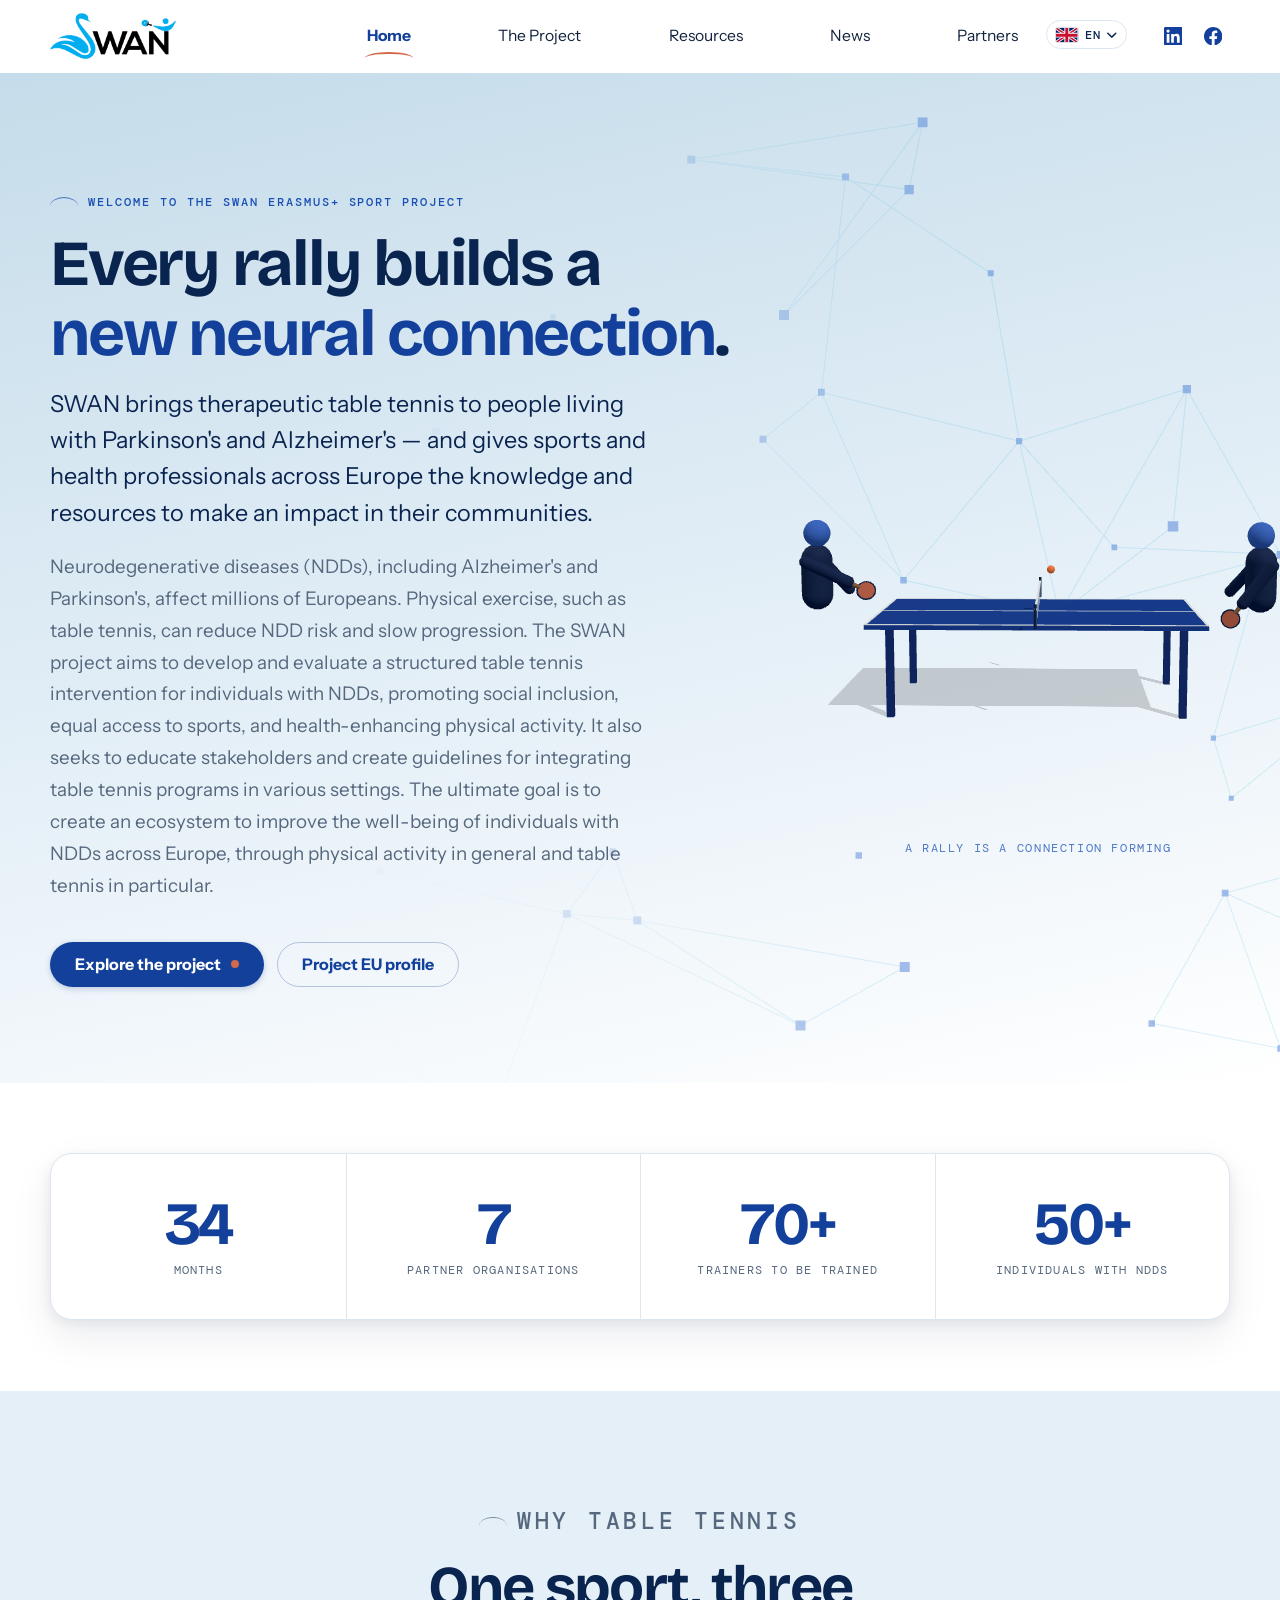
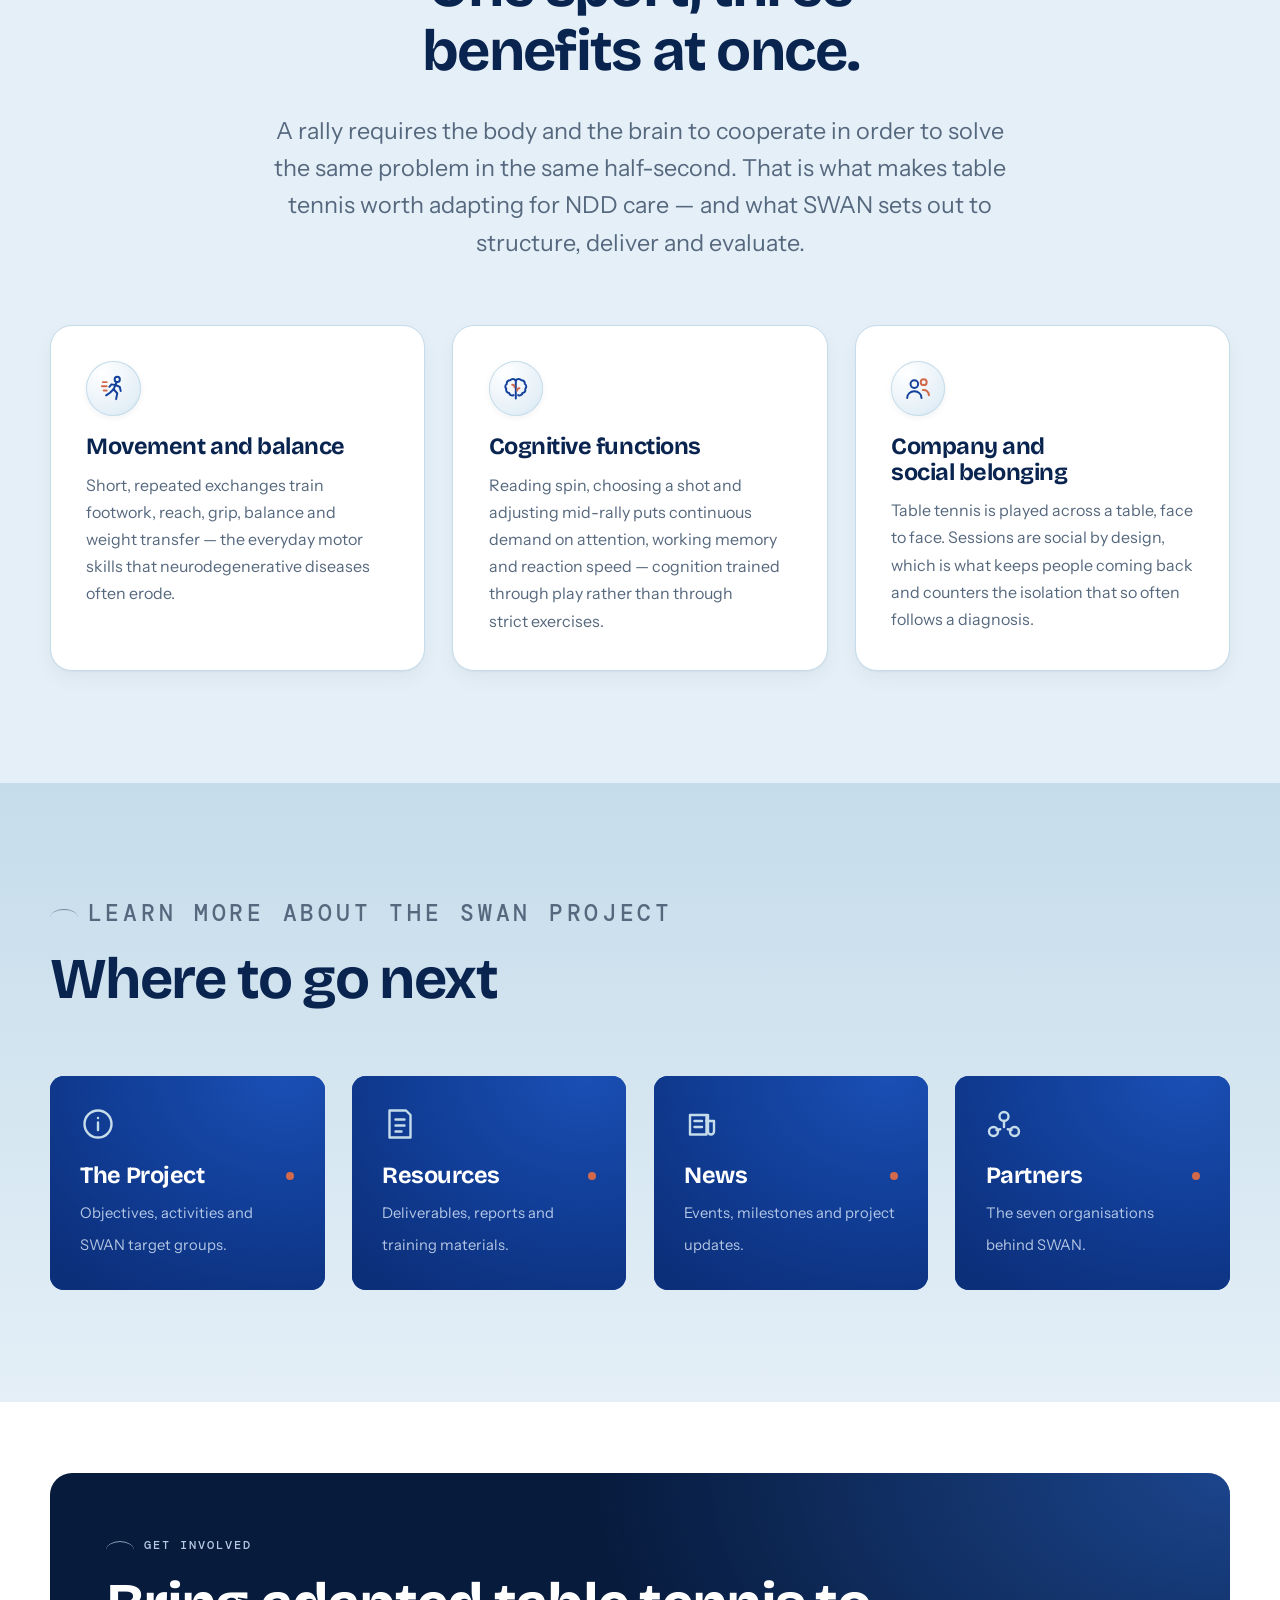
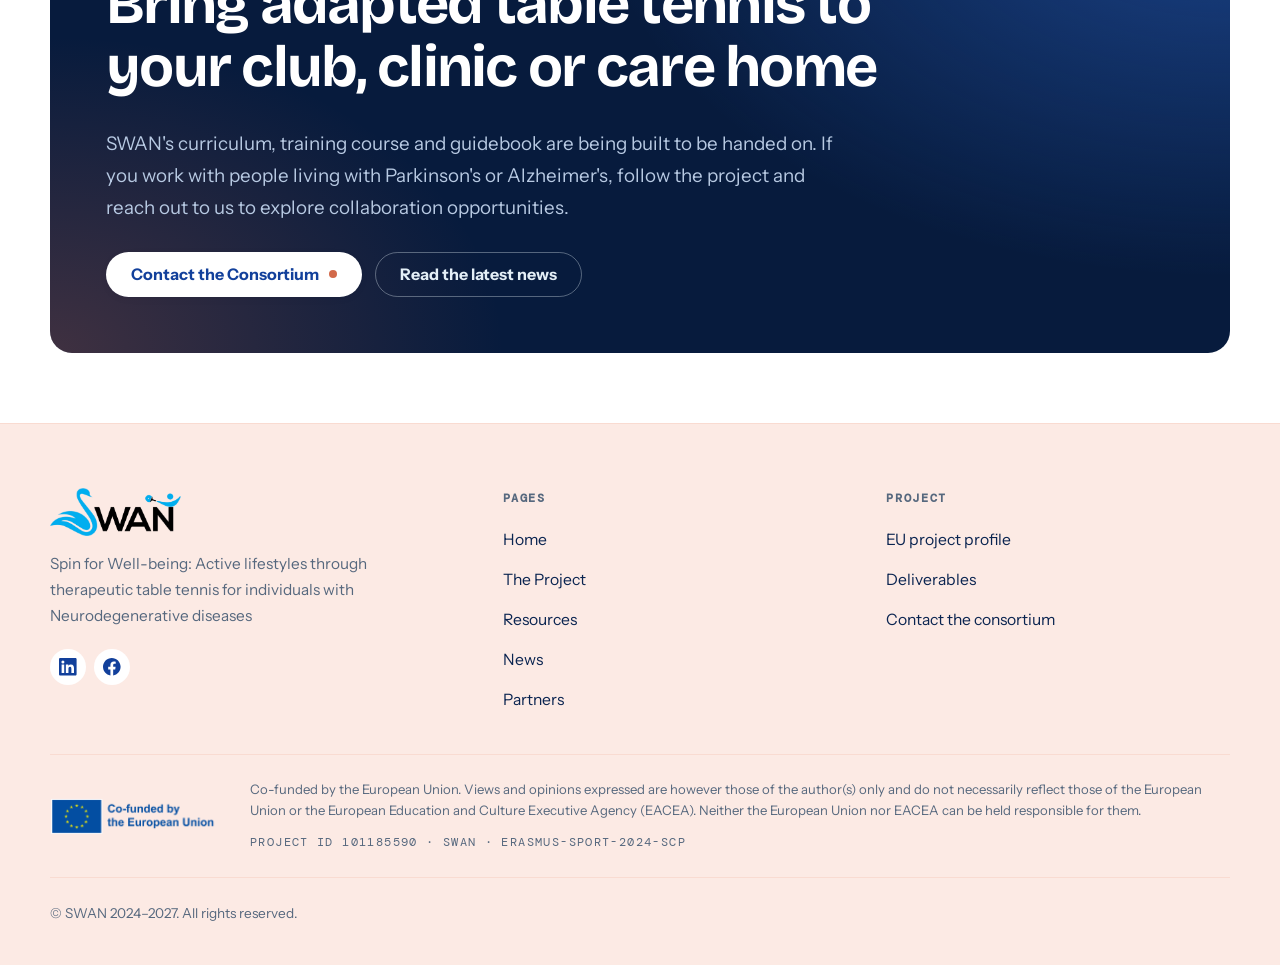
<file: index.html>
<!DOCTYPE html>
<html lang="en">
<head>
<meta charset="utf-8">
<meta name="viewport" content="width=device-width, initial-scale=1">
<title>SWAN — Therapeutic table tennis for people with neurodegenerative diseases</title>
<meta name="description" content="SWAN is a 34-month Erasmus+ Sport project bringing therapeutic table tennis to people living with Parkinson's and Alzheimer's, and training the coaches, carers and clubs who deliver it across Europe.">
<link rel="icon" href="assets/img/swan-mark.svg" type="image/svg+xml">
<link rel="preload" href="assets/fonts/BricolageGrotesque-Bold.woff2" as="font" type="font/woff2" crossorigin>
<link rel="preload" href="assets/fonts/InstrumentSans-Regular.woff2" as="font" type="font/woff2" crossorigin>
<link rel="stylesheet" href="assets/css/style.css">
</head>
<body>

<div class="progress" aria-hidden="true"></div>
<a class="skip-link" href="#main">Skip to content</a>

<!-- Flag sprite for the language switcher in the header. Kept here so the
     header markup stays readable; each flag is referenced once by <use>. -->
<svg class="flag-sprite" aria-hidden="true" focusable="false" width="0" height="0">
  <defs>
    <clipPath id="flag-clip"><rect width="24" height="16"/></clipPath>

    <symbol id="flag-en" viewBox="0 0 24 16">
      <g clip-path="url(#flag-clip)">
        <rect width="24" height="16" fill="#012169"/>
        <path d="M0 0 24 16M24 0 0 16" stroke="#fff" stroke-width="3.6"/>
        <path d="M0 0 24 16M24 0 0 16" stroke="#C8102E" stroke-width="1.8"/>
        <path d="M12 0v16M0 8h24" stroke="#fff" stroke-width="5.4"/>
        <path d="M12 0v16M0 8h24" stroke="#C8102E" stroke-width="3.2"/>
      </g>
    </symbol>

    <symbol id="flag-el" viewBox="0 0 24 16">
      <rect width="24" height="16" fill="#0D5EAF"/>
      <g fill="#fff">
        <rect y="1.78" width="24" height="1.78"/>
        <rect y="5.33" width="24" height="1.78"/>
        <rect y="8.89" width="24" height="1.78"/>
        <rect y="12.44" width="24" height="1.78"/>
      </g>
      <rect width="8.89" height="8.89" fill="#0D5EAF"/>
      <path d="M3.56 0v8.89M0 3.56h8.89" stroke="#fff" stroke-width="1.78"/>
    </symbol>

    <symbol id="flag-sl" viewBox="0 0 24 16">
      <rect width="24" height="16" fill="#fff"/>
      <rect y="5.33" width="24" height="5.34" fill="#0000C8"/>
      <rect y="10.67" width="24" height="5.33" fill="#D50000"/>
      <path d="M3.9 2.5h5.4v4.1c0 2-2.7 3.1-2.7 3.1s-2.7-1.1-2.7-3.1z" fill="#0000C8" stroke="#D50000" stroke-width=".6"/>
      <path d="M4.9 6.7 6.6 4.1l1.7 2.6z" fill="#fff"/>
      <path d="M4.6 7.4h4v.7h-4z" fill="#fff"/>
    </symbol>

    <symbol id="flag-bg" viewBox="0 0 24 16">
      <rect width="24" height="16" fill="#fff"/>
      <rect y="5.33" width="24" height="5.34" fill="#00966E"/>
      <rect y="10.67" width="24" height="5.33" fill="#D62612"/>
    </symbol>

    <symbol id="flag-fr" viewBox="0 0 24 16">
      <rect width="24" height="16" fill="#fff"/>
      <rect width="8" height="16" fill="#002395"/>
      <rect x="16" width="8" height="16" fill="#ED2939"/>
    </symbol>

    <symbol id="flag-de" viewBox="0 0 24 16">
      <rect width="24" height="16" fill="#000"/>
      <rect y="5.33" width="24" height="5.34" fill="#DD0000"/>
      <rect y="10.67" width="24" height="5.33" fill="#FFCE00"/>
    </symbol>

    <symbol id="flag-es" viewBox="0 0 24 16">
      <rect width="24" height="16" fill="#AA151B"/>
      <rect y="4" width="24" height="8" fill="#F1BF00"/>
    </symbol>
  </defs>
</svg>


<header class="site-header">
  <nav class="container nav" aria-label="Main">
    <a class="brand" href="index.html">
      <img class="brand__logo" src="assets/img/swan-logo.png" alt="SWAN" width="787" height="289">
      <span class="visually-hidden">SWAN — Erasmus+ Sport Project</span>
    </a>

    <button class="nav__toggle" type="button" aria-expanded="false" aria-controls="nav-panel" aria-label="Menu">
      <span></span>
    </button>

    <div class="nav__panel" id="nav-panel">
      <ul class="nav__menu">
        <li><a class="nav__link" href="index.html" aria-current="page">Home</a></li>
        <li><a class="nav__link" href="project.html">The Project</a></li>
        <li><a class="nav__link" href="resources.html">Resources</a></li>
        <li><a class="nav__link" href="news.html">News</a></li>
        <li><a class="nav__link" href="partners.html">Partners</a></li>
      </ul>
      <!-- Language switcher. Only English exists so far, so the other six are
           marked unavailable rather than pointing at pages that are not there.
           To enable one, change its wrapper from
             <span class="lang__item lang__item--soon" aria-disabled="true">
           to
             <a class="lang__item" href="el/index.html" hreflang="el">
           and delete its <em>soon</em>. See the README for the full steps. -->
      <div class="lang">
        <button class="lang__toggle" type="button" aria-expanded="false" aria-controls="lang-menu">
          <svg class="flag" viewBox="0 0 24 16" aria-hidden="true"><use href="#flag-en"/></svg>
          <span class="lang__code">EN</span>
          <svg class="lang__chev" viewBox="0 0 12 8" aria-hidden="true"><path d="M1 1.6 6 6.4 11 1.6"/></svg>
          <span class="visually-hidden">Change language, English selected</span>
        </button>
        <ul class="lang__menu" id="lang-menu" hidden>
          <li>
            <span class="lang__item lang__item--current" lang="en" aria-current="true">
              <svg class="flag" viewBox="0 0 24 16" aria-hidden="true"><use href="#flag-en"/></svg>
              <span>English</span>
            </span>
          </li>
          <li>
            <span class="lang__item lang__item--soon" aria-disabled="true">
              <svg class="flag" viewBox="0 0 24 16" aria-hidden="true"><use href="#flag-el"/></svg>
              <span lang="el">Ελληνικά</span>
              <em>soon</em>
            </span>
          </li>
          <li>
            <span class="lang__item lang__item--soon" aria-disabled="true">
              <svg class="flag" viewBox="0 0 24 16" aria-hidden="true"><use href="#flag-sl"/></svg>
              <span lang="sl">Slovenščina</span>
              <em>soon</em>
            </span>
          </li>
          <li>
            <span class="lang__item lang__item--soon" aria-disabled="true">
              <svg class="flag" viewBox="0 0 24 16" aria-hidden="true"><use href="#flag-bg"/></svg>
              <span lang="bg">Български</span>
              <em>soon</em>
            </span>
          </li>
          <li>
            <span class="lang__item lang__item--soon" aria-disabled="true">
              <svg class="flag" viewBox="0 0 24 16" aria-hidden="true"><use href="#flag-fr"/></svg>
              <span lang="fr">Français</span>
              <em>soon</em>
            </span>
          </li>
          <li>
            <span class="lang__item lang__item--soon" aria-disabled="true">
              <svg class="flag" viewBox="0 0 24 16" aria-hidden="true"><use href="#flag-de"/></svg>
              <span lang="de">Deutsch</span>
              <em>soon</em>
            </span>
          </li>
          <li>
            <span class="lang__item lang__item--soon" aria-disabled="true">
              <svg class="flag" viewBox="0 0 24 16" aria-hidden="true"><use href="#flag-es"/></svg>
              <span lang="es">Español</span>
              <em>soon</em>
            </span>
          </li>
        </ul>
      </div>
      <div class="nav__social">
        <a href="https://www.linkedin.com/company/swan-erasmus" target="_blank" rel="noopener" aria-label="SWAN on LinkedIn">
          <svg viewBox="0 0 24 24" aria-hidden="true"><path d="M20.45 20.45h-3.56v-5.57c0-1.33-.02-3.04-1.85-3.04-1.85 0-2.14 1.45-2.14 2.94v5.67H9.35V9h3.42v1.56h.05a3.75 3.75 0 0 1 3.37-1.85c3.6 0 4.27 2.37 4.27 5.46v6.28zM5.34 7.43a2.07 2.07 0 1 1 0-4.14 2.07 2.07 0 0 1 0 4.14zM7.12 20.45H3.55V9h3.57v11.45zM22.22 0H1.77C.79 0 0 .77 0 1.72v20.55C0 23.23.79 24 1.77 24h20.45c.98 0 1.78-.77 1.78-1.73V1.72C24 .77 23.2 0 22.22 0z"/></svg>
        </a>
        <a href="https://www.facebook.com/swanerasmus" target="_blank" rel="noopener" aria-label="SWAN on Facebook">
          <svg viewBox="0 0 24 24" aria-hidden="true"><path d="M24 12.07C24 5.4 18.63 0 12 0S0 5.4 0 12.07C0 18.1 4.39 23.1 10.13 24v-8.44H7.08v-3.49h3.05V9.41c0-3.02 1.79-4.69 4.53-4.69 1.31 0 2.68.24 2.68.24v2.97h-1.51c-1.49 0-1.96.93-1.96 1.89v2.25h3.33l-.53 3.49h-2.8V24C19.61 23.1 24 18.1 24 12.07z"/></svg>
        </a>
      </div>
    </div>

    <div class="nav__scrim" aria-hidden="true"></div>
  </nav>
</header>

<main id="main">

  <!-- ================= HERO ================= -->
  <section class="hero">
    <div class="hero__depth" aria-hidden="true"></div>
    <div class="container hero__grid">
      <div class="hero__copy reveal">
        <p class="eyebrow">Welcome to the SWAN Erasmus+ Sport Project</p>
        <h1 class="hero__title">Every rally builds a <em>new neural connection</em>.</h1>
        <p class="hero__lede">
          SWAN brings therapeutic table tennis to people living with Parkinson's and
          Alzheimer's — and gives sports and health professionals across Europe the
          knowledge and resources to make an impact in their communities.
        </p>
        <p class="hero__body">
          Neurodegenerative diseases (NDDs), including Alzheimer's and Parkinson's,
          affect millions of Europeans. Physical exercise, such as table tennis, can
          reduce NDD risk and slow progression. The SWAN project aims to develop and
          evaluate a structured table tennis intervention for individuals with NDDs,
          promoting social inclusion, equal access to sports, and health-enhancing
          physical activity. It also seeks to educate stakeholders and create
          guidelines for integrating table tennis programs in various settings. The
          ultimate goal is to create an ecosystem to improve the well-being of
          individuals with NDDs across Europe, through physical activity in general
          and table tennis in particular.
        </p>
        <div class="hero__actions">
          <a class="btn" href="project.html"><span>Explore the project</span><span class="btn__ball" aria-hidden="true"></span></a>
          <a class="btn btn--ghost" href="https://ec.europa.eu/info/funding-tenders/opportunities/portal/screen/opportunities/projects-details/43353764/101185590/ERASMUS2027?keywords=SWAN&amp;isExactMatch=false&amp;order=DESC&amp;pageNumber=1&amp;pageSize=50&amp;sortBy=title" target="_blank" rel="noopener">Project EU profile</a>
        </div>
      </div>

      <div class="hero__art reveal">
        <div class="rally">
          <!-- The 3D rally renders here when WebGL is available and motion is
               allowed; otherwise the SVG below stays as the visible artwork. -->
          <div class="rally__stage" role="img"
               aria-label="Two people rallying across a table tennis table"></div>
          <svg class="rally__svg" viewBox="0 0 400 400" role="img" aria-labelledby="rally-title">
            <title id="rally-title">Two people rallying across a table tennis table</title>

            <circle class="rally__court" cx="200" cy="200" r="178"/>
            <circle class="rally__ring" cx="200" cy="200" r="178"/>
            <circle class="rally__ring" cx="200" cy="200" r="128"/>

            <!-- the arc the ball follows, drawn as a dotted trace -->
            <path class="rally__arc" d="M 128 210 Q 200 132 272 210"/>

            <!-- table, seen from the side -->
            <g class="rally__table">
              <path class="rally__leg" d="M132 246v58M268 246v58"/>
              <rect class="rally__top" x="118" y="238" width="164" height="8" rx="4"/>
              <rect class="rally__net" x="197" y="208" width="6" height="30" rx="2"/>
              <path class="rally__net-rail" d="M192 208h16"/>
            </g>

            <!-- left player -->
            <g class="rally__player">
              <circle class="rally__head" cx="70" cy="152" r="13"/>
              <path class="rally__limb" d="M70 166 76 212"/>
              <path class="rally__limb" d="M76 212 63 258 57 304"/>
              <path class="rally__limb" d="M76 212 95 254 101 304"/>
              <path class="rally__limb" d="M74 178 55 204"/>
              <path class="rally__limb" d="M75 176 103 209"/>
              <g transform="translate(112 214)">
                <g class="rally__bat rally__bat--left">
                  <rect class="rally__bat-grip" x="-3.5" y="6" width="7" height="15" rx="3.5"/>
                  <ellipse class="rally__bat-blade" cx="0" cy="-5" rx="14" ry="15.5"/>
                  <ellipse class="rally__bat-face" cx="0" cy="-5" rx="8" ry="9"/>
                </g>
              </g>
            </g>

            <!-- right player -->
            <g class="rally__player">
              <circle class="rally__head" cx="330" cy="152" r="13"/>
              <path class="rally__limb" d="M330 166 324 212"/>
              <path class="rally__limb" d="M324 212 337 258 343 304"/>
              <path class="rally__limb" d="M324 212 305 254 299 304"/>
              <path class="rally__limb" d="M326 178 345 204"/>
              <path class="rally__limb" d="M325 176 297 209"/>
              <g transform="translate(288 214)">
                <g class="rally__bat rally__bat--right">
                  <rect class="rally__bat-grip" x="-3.5" y="6" width="7" height="15" rx="3.5"/>
                  <ellipse class="rally__bat-blade" cx="0" cy="-5" rx="14" ry="15.5"/>
                  <ellipse class="rally__bat-face" cx="0" cy="-5" rx="8" ry="9"/>
                </g>
              </g>
            </g>

            <g class="rally__ball-group">
              <circle class="rally__ball" r="8"/>
            </g>
          </svg>
          <p class="rally__caption">A rally is a connection forming</p>
        </div>
      </div>
    </div>
  </section>

  <!-- ================= SCOREBOARD ================= -->
  <section class="section section--tight">
    <div class="container">
      <div class="scoreboard reveal">
        <div class="stat">
          <span class="stat__value" data-count-to="34">34</span>
          <span class="stat__label">Months</span>
        </div>
        <div class="stat">
          <span class="stat__value" data-count-to="7">7</span>
          <span class="stat__label">Partner organisations</span>
        </div>
        <div class="stat">
          <span class="stat__value" data-count-to="70" data-count-suffix="+">70+</span>
          <span class="stat__label">Trainers to be trained</span>
        </div>
        <div class="stat">
          <span class="stat__value" data-count-to="50" data-count-suffix="+">50+</span>
          <span class="stat__label">Individuals with NDDs</span>
        </div>
      </div>
    </div>
  </section>

  <!-- ================= WHY TABLE TENNIS ================= -->
  <section class="section section--sky">
    <div class="container">
      <div class="section-head section-head--center reveal">
        <p class="eyebrow">Why table tennis</p>
        <h2>One sport, three benefits at once.</h2>
        <p>
          A rally requires the body and the brain to cooperate in order to solve the same problem 
          in the same half-second. That is what makes table tennis worth adapting for NDD care —
          and what SWAN sets out to structure, deliver and evaluate.
        </p>
      </div>

      <div class="grid grid--3 reveal-group">
        <article class="card">
          <span class="card__icon" aria-hidden="true">
            <svg viewBox="0 0 24 24">
              <circle cx="14.8" cy="4.4" r="2.1"/>
              <path d="M14.2 6.9 11.8 12.4"/>
              <path d="M11.8 12.4 14.8 15.6 13.9 20.4"/>
              <path d="M11.8 12.4 8.9 15.2 5.8 17.3"/>
              <path d="M13.4 8.9 16.8 10.4 17.6 13.8"/>
              <path d="M13.4 8.9 10.1 8.4 8.4 10.4"/>
              <path class="card__icon-accent" d="M3.2 6.6h3M2.4 10h3.8M3.8 13.4h2.4"/>
            </svg>
          </span>
          <h3>Movement and balance</h3>
          <p>
            Short, repeated exchanges train footwork, reach, grip, balance and weight transfer —
            the everyday motor skills that neurodegenerative diseases often erode.
          </p>
        </article>
        <article class="card">
          <span class="card__icon" aria-hidden="true">
            <svg viewBox="0 0 24 24">
              <path d="M12 5.1C10.9 3.7 8.6 3.6 7.5 5c-1.8-.1-3.1 1.4-2.8 3.1-1.4.8-1.6 2.8-.4 3.9-.5 1.6.6 3.3 2.3 3.4.3 1.6 2.1 2.5 3.5 1.7"/>
              <path d="M12 5.1c1.1-1.4 3.4-1.5 4.5-.1 1.8-.1 3.1 1.4 2.8 3.1 1.4.8 1.6 2.8.4 3.9.5 1.6-.6 3.3-2.3 3.4-.3 1.6-2.1 2.5-3.5 1.7"/>
              <path d="M12 5.1v14.8"/>
              <path class="card__icon-accent" d="M9.1 8.7c1.1 0 1.8.8 1.8 1.9M14.9 11.5c-1.1 0-1.8.8-1.8 1.9"/>
            </svg>
          </span>
          <h3>Cognitive functions</h3>
          <p>
            Reading spin, choosing a shot and adjusting mid-rally puts continuous
            demand on attention, working memory and reaction speed — cognition trained
            through play rather than through strict exercises.
          </p>
        </article>
        <article class="card">
          <span class="card__icon" aria-hidden="true">
            <svg viewBox="0 0 24 24">
              <circle cx="9.2" cy="8.2" r="3.1"/>
              <path d="M3.4 19.4c0-3.2 2.6-5.4 5.8-5.4s5.8 2.2 5.8 5.4"/>
              <circle class="card__icon-accent" cx="16.8" cy="6.6" r="2.4"/>
              <path class="card__icon-accent" d="M16.1 13c2.7-.5 4.9 1.5 4.9 4.2"/>
            </svg>
          </span>
          <h3>Company and social belonging</h3>
          <p>
            Table tennis is played across a table, face to face. Sessions are social
            by design, which is what keeps people coming back and counters the
            isolation that so often follows a diagnosis.
          </p>
        </article>
      </div>
    </div>
  </section>

  <!-- ================= WAYFINDING ================= -->
  <section class="section section--sky-deep">
    <div class="container">
      <div class="section-head reveal">
        <p class="eyebrow">Learn more about the SWAN Project</p>
        <h2>Where to go next</h2>
      </div>

      <div class="grid grid--4 reveal-group">
        <a class="waycard" href="project.html">
          <span class="waycard__icon" aria-hidden="true">
            <svg viewBox="0 0 24 24"><circle cx="12" cy="12" r="9"/><path d="M12 16v-5M12 8h.01"/></svg>
          </span>
          <span>
            <span class="waycard__title">The Project</span>
            <span class="waycard__desc">Objectives, activities and SWAN target groups.</span>
          </span>
        </a>

        <a class="waycard" href="resources.html">
          <span class="waycard__icon" aria-hidden="true">
            <svg viewBox="0 0 24 24"><path d="M5 3h11l3 3v15H5z"/><path d="M9 9h6M9 13h6M9 17h4"/></svg>
          </span>
          <span>
            <span class="waycard__title">Resources</span>
            <span class="waycard__desc">Deliverables, reports and training materials.</span>
          </span>
        </a>

        <a class="waycard" href="news.html">
          <span class="waycard__icon" aria-hidden="true">
            <svg viewBox="0 0 24 24"><path d="M4 6h11v13H4z"/><path d="M15 10h5v7a2 2 0 0 1-4 0V6"/><path d="M7 10h5M7 14h5"/></svg>
          </span>
          <span>
            <span class="waycard__title">News</span>
            <span class="waycard__desc">Events, milestones and project updates.</span>
          </span>
        </a>

        <a class="waycard" href="partners.html">
          <span class="waycard__icon" aria-hidden="true">
            <svg viewBox="0 0 24 24"><circle cx="12" cy="7" r="3"/><circle cx="5" cy="17" r="3"/><circle cx="19" cy="17" r="3"/><path d="M12 10v4M9.5 15.5 7 16M14.5 15.5 17 16"/></svg>
          </span>
          <span>
            <span class="waycard__title">Partners</span>
            <span class="waycard__desc">The seven organisations behind SWAN.</span>
          </span>
        </a>
      </div>
    </div>
  </section>

  <!-- ================= CTA ================= -->
  <section class="section section--tight">
    <div class="container">
      <div class="cta-band reveal">
        <p class="eyebrow">Get involved</p>
        <h2>Bring adapted table tennis to your club, clinic or care home</h2>
        <p>
          SWAN's curriculum, training course and guidebook are being built to be
          handed on. If you work with people living with Parkinson's or Alzheimer's,
          follow the project and reach out to us to explore collaboration opportunities.
        </p>
        <div class="hero__actions" style="margin-top:1.75rem">
          <a class="btn btn--light" href="resources.html"><span>Contact the Consortium</span><span class="btn__ball" aria-hidden="true"></span></a>
          <a class="btn btn--ghost" href="news.html" style="--btn-fg:#e4eff7;border-color:rgba(228,239,247,.35)">Read the latest news</a>
        </div>
      </div>
    </div>
  </section>

</main>

<footer class="site-footer">
  <div class="container">
    <div class="footer__top">
      <div class="footer__brand">
        <a class="brand" href="index.html">
          <img class="brand__logo" src="assets/img/swan-logo.png" alt="SWAN" width="787" height="289">
          <span class="visually-hidden">SWAN — Erasmus+ Sport Project</span>
        </a>
        <p class="footer__tagline">
          Spin for Well-being: Active lifestyles through therapeutic table tennis
          for individuals with Neurodegenerative diseases
        </p>
        <div class="footer__social">
          <a href="https://www.linkedin.com/company/swan-erasmus" target="_blank" rel="noopener" aria-label="SWAN on LinkedIn">
            <svg viewBox="0 0 24 24" aria-hidden="true"><path d="M20.45 20.45h-3.56v-5.57c0-1.33-.02-3.04-1.85-3.04-1.85 0-2.14 1.45-2.14 2.94v5.67H9.35V9h3.42v1.56h.05a3.75 3.75 0 0 1 3.37-1.85c3.6 0 4.27 2.37 4.27 5.46v6.28zM5.34 7.43a2.07 2.07 0 1 1 0-4.14 2.07 2.07 0 0 1 0 4.14zM7.12 20.45H3.55V9h3.57v11.45zM22.22 0H1.77C.79 0 0 .77 0 1.72v20.55C0 23.23.79 24 1.77 24h20.45c.98 0 1.78-.77 1.78-1.73V1.72C24 .77 23.2 0 22.22 0z"/></svg>
          </a>
          <a href="https://www.facebook.com/swanerasmus" target="_blank" rel="noopener" aria-label="SWAN on Facebook">
            <svg viewBox="0 0 24 24" aria-hidden="true"><path d="M24 12.07C24 5.4 18.63 0 12 0S0 5.4 0 12.07C0 18.1 4.39 23.1 10.13 24v-8.44H7.08v-3.49h3.05V9.41c0-3.02 1.79-4.69 4.53-4.69 1.31 0 2.68.24 2.68.24v2.97h-1.51c-1.49 0-1.96.93-1.96 1.89v2.25h3.33l-.53 3.49h-2.8V24C19.61 23.1 24 18.1 24 12.07z"/></svg>
          </a>
        </div>
      </div>

      <div>
        <p class="footer__heading">Pages</p>
        <ul class="footer__list">
          <li><a href="index.html">Home</a></li>
          <li><a href="project.html">The Project</a></li>
          <li><a href="resources.html">Resources</a></li>
          <li><a href="news.html">News</a></li>
          <li><a href="partners.html">Partners</a></li>
        </ul>
      </div>

      <div>
        <p class="footer__heading">Project</p>
        <ul class="footer__list">
          <li><a href="https://ec.europa.eu/info/funding-tenders/opportunities/portal/screen/opportunities/projects-details/43353764/101185590/ERASMUS2027?keywords=SWAN&amp;isExactMatch=false&amp;order=DESC&amp;pageNumber=1&amp;pageSize=50&amp;sortBy=title" target="_blank" rel="noopener">EU project profile</a></li>
          <li><a href="resources.html">Deliverables</a></li>
          <!-- TODO: replace # with the SWAN contact email, e.g. mailto:info@swanproject.eu -->
          <li><a href="#">Contact the consortium</a></li>
        </ul>
      </div>
    </div>

    <div class="footer__funding">
      <img class="footer__eu" src="assets/img/eu-funded.png" alt="Co-funded by the European Union" width="712" height="149">
      <div>
        <p class="footer__disclaimer">
          Co-funded by the European Union. Views and opinions expressed are however
          those of the author(s) only and do not necessarily reflect those of the
          European Union or the European Education and Culture Executive Agency
          (EACEA). Neither the European Union nor EACEA can be held responsible for them.
        </p>
        <p class="footer__id">Project ID 101185590 &middot; SWAN &middot; ERASMUS-SPORT-2024-SCP</p>
      </div>
    </div>

    <div class="footer__bottom">
      <p style="margin:0">&copy; SWAN 2024&ndash;2027. All rights reserved.</p>
    </div>
  </div>
</footer>

<script src="assets/js/vendor/gsap.min.js" defer></script>
<script src="assets/js/vendor/ScrollTrigger.min.js" defer></script>
<script src="assets/js/main.js" defer></script>
<script src="assets/js/motion.js" defer></script>
</body>
</html>
</file>
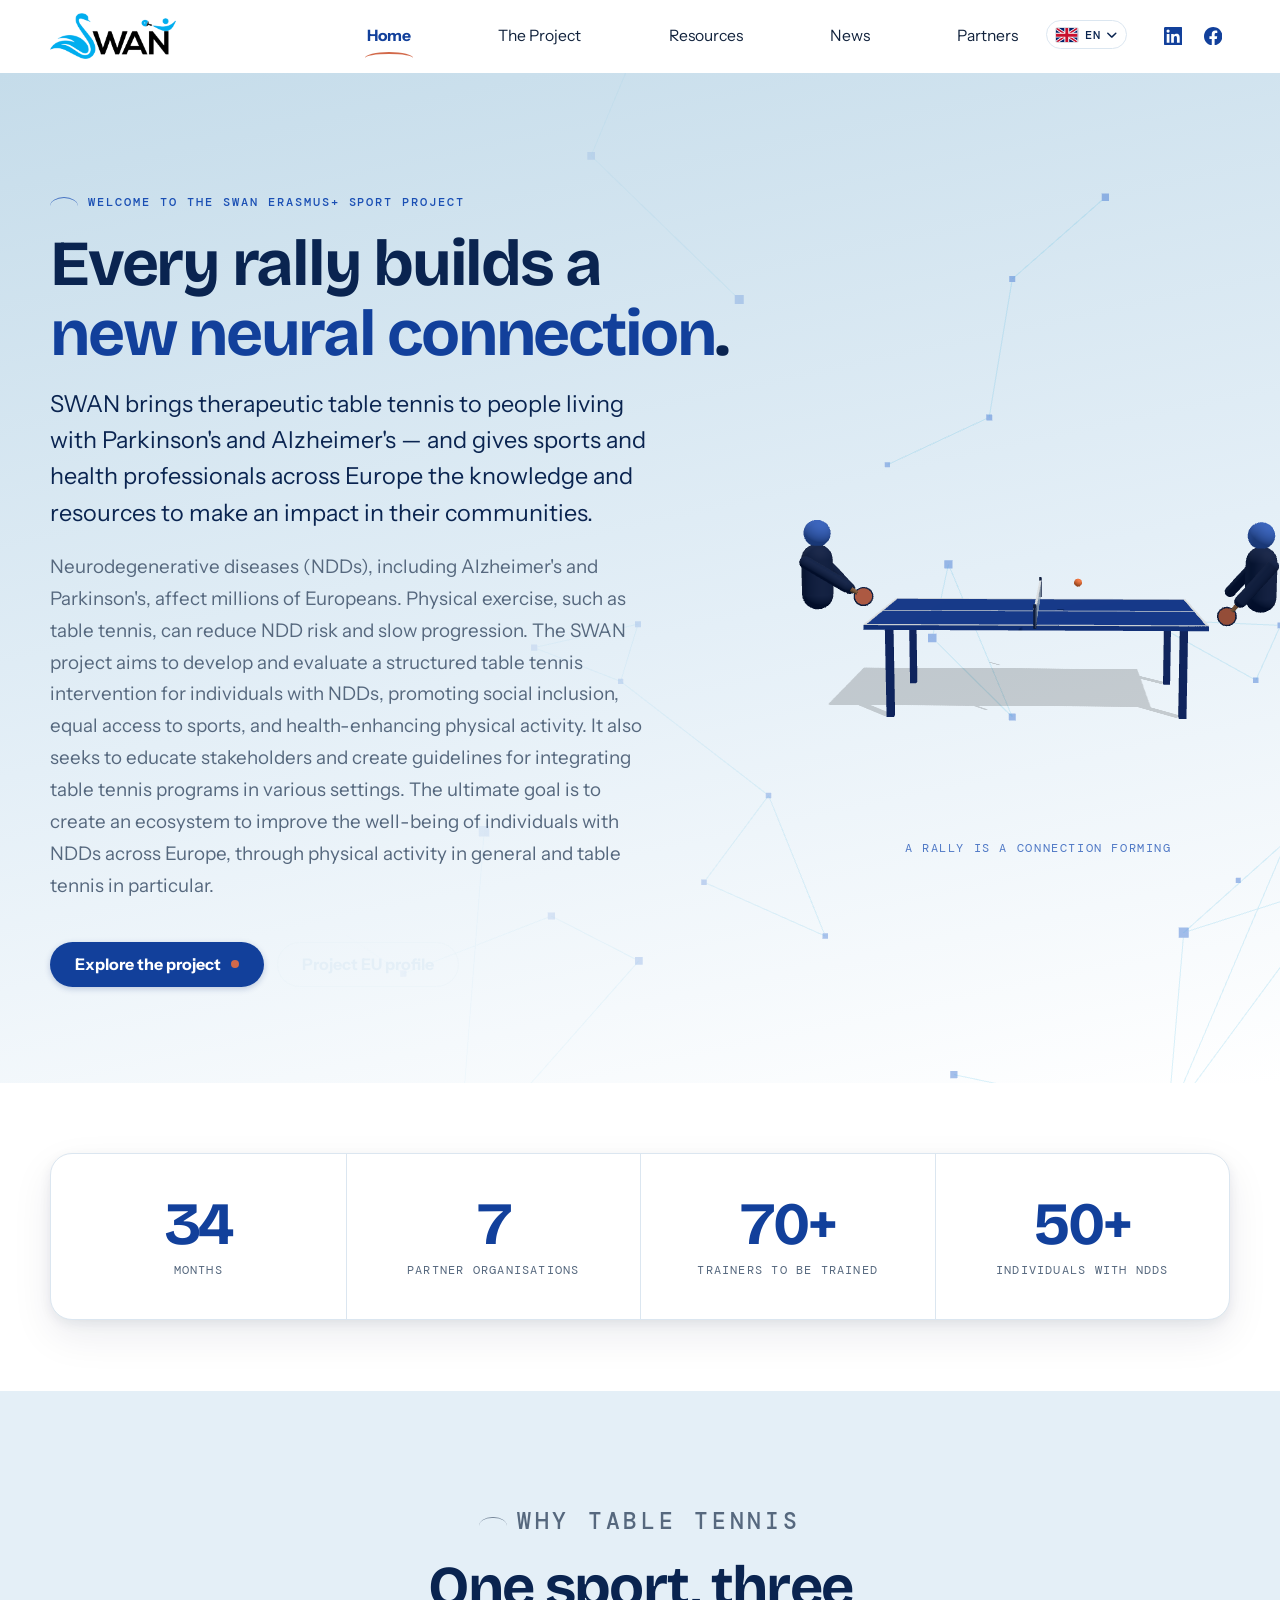
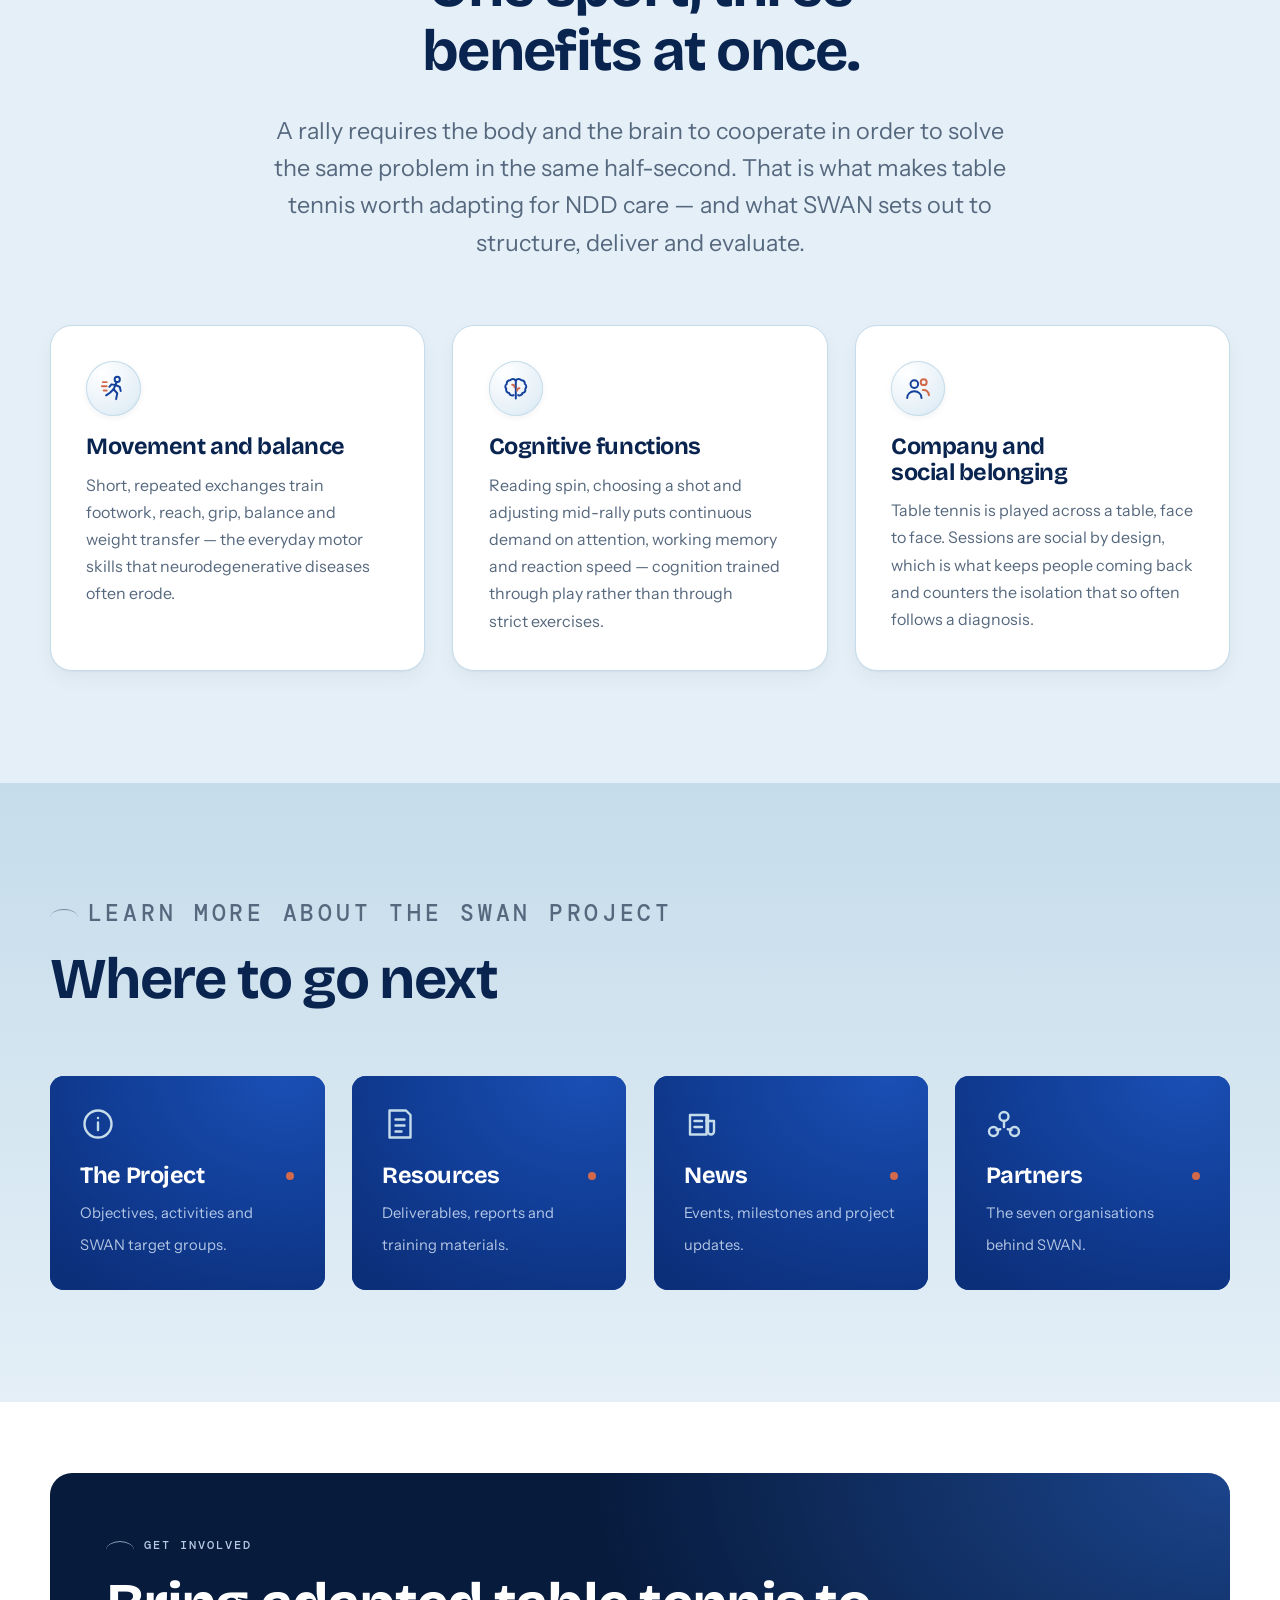
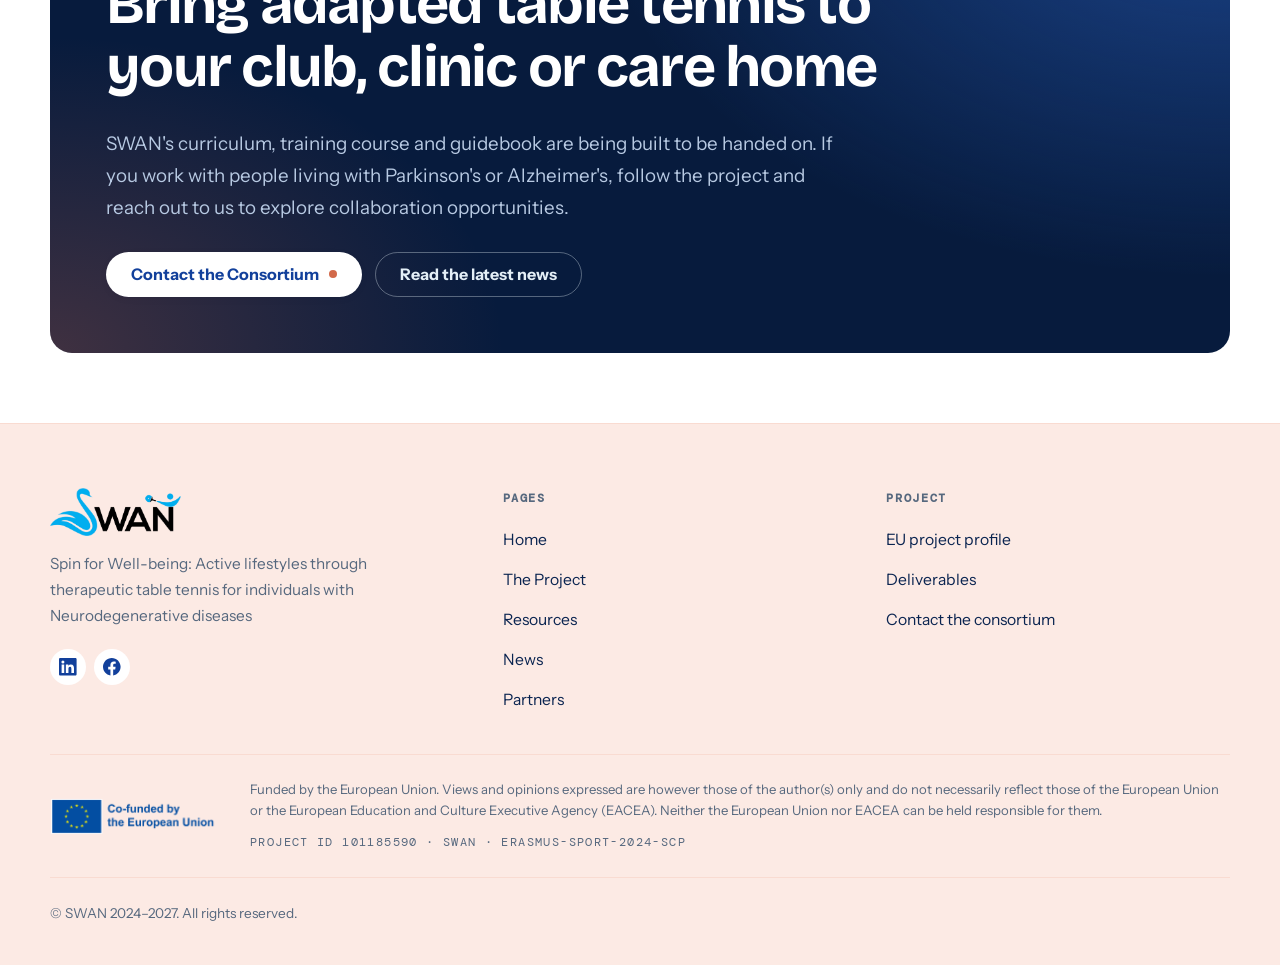
<file: public/index.html>
<!DOCTYPE html>
<html lang="en">
<head>
<meta charset="utf-8">
<meta name="viewport" content="width=device-width, initial-scale=1">
<title>SWAN — Therapeutic table tennis for people with neurodegenerative diseases</title>
<meta name="description" content="SWAN is a 34-month Erasmus+ Sport project bringing therapeutic table tennis to people living with Parkinson's and Alzheimer's, and training the coaches, carers and clubs who deliver it across Europe.">
<link rel="icon" href="assets/img/swan-mark.svg" type="image/svg+xml">
<link rel="preload" href="assets/fonts/BricolageGrotesque-Bold.woff2" as="font" type="font/woff2" crossorigin>
<link rel="preload" href="assets/fonts/InstrumentSans-Regular.woff2" as="font" type="font/woff2" crossorigin>
<link rel="stylesheet" href="assets/css/style.css">
</head>
<body>

<div class="progress" aria-hidden="true"></div>
<a class="skip-link" href="#main">Skip to content</a>

<!-- Flag sprite for the language switcher in the header. Kept here so the
     header markup stays readable; each flag is referenced once by <use>. -->
<svg class="flag-sprite" aria-hidden="true" focusable="false" width="0" height="0">
  <defs>
    <clipPath id="flag-clip"><rect width="24" height="16"/></clipPath>

    <symbol id="flag-en" viewBox="0 0 24 16">
      <g clip-path="url(#flag-clip)">
        <rect width="24" height="16" fill="#012169"/>
        <path d="M0 0 24 16M24 0 0 16" stroke="#fff" stroke-width="3.6"/>
        <path d="M0 0 24 16M24 0 0 16" stroke="#C8102E" stroke-width="1.8"/>
        <path d="M12 0v16M0 8h24" stroke="#fff" stroke-width="5.4"/>
        <path d="M12 0v16M0 8h24" stroke="#C8102E" stroke-width="3.2"/>
      </g>
    </symbol>

    <symbol id="flag-el" viewBox="0 0 24 16">
      <rect width="24" height="16" fill="#0D5EAF"/>
      <g fill="#fff">
        <rect y="1.78" width="24" height="1.78"/>
        <rect y="5.33" width="24" height="1.78"/>
        <rect y="8.89" width="24" height="1.78"/>
        <rect y="12.44" width="24" height="1.78"/>
      </g>
      <rect width="8.89" height="8.89" fill="#0D5EAF"/>
      <path d="M3.56 0v8.89M0 3.56h8.89" stroke="#fff" stroke-width="1.78"/>
    </symbol>

    <symbol id="flag-sl" viewBox="0 0 24 16">
      <rect width="24" height="16" fill="#fff"/>
      <rect y="5.33" width="24" height="5.34" fill="#0000C8"/>
      <rect y="10.67" width="24" height="5.33" fill="#D50000"/>
      <path d="M3.9 2.5h5.4v4.1c0 2-2.7 3.1-2.7 3.1s-2.7-1.1-2.7-3.1z" fill="#0000C8" stroke="#D50000" stroke-width=".6"/>
      <path d="M4.9 6.7 6.6 4.1l1.7 2.6z" fill="#fff"/>
      <path d="M4.6 7.4h4v.7h-4z" fill="#fff"/>
    </symbol>

    <symbol id="flag-bg" viewBox="0 0 24 16">
      <rect width="24" height="16" fill="#fff"/>
      <rect y="5.33" width="24" height="5.34" fill="#00966E"/>
      <rect y="10.67" width="24" height="5.33" fill="#D62612"/>
    </symbol>

    <symbol id="flag-fr" viewBox="0 0 24 16">
      <rect width="24" height="16" fill="#fff"/>
      <rect width="8" height="16" fill="#002395"/>
      <rect x="16" width="8" height="16" fill="#ED2939"/>
    </symbol>

    <symbol id="flag-de" viewBox="0 0 24 16">
      <rect width="24" height="16" fill="#000"/>
      <rect y="5.33" width="24" height="5.34" fill="#DD0000"/>
      <rect y="10.67" width="24" height="5.33" fill="#FFCE00"/>
    </symbol>

    <symbol id="flag-es" viewBox="0 0 24 16">
      <rect width="24" height="16" fill="#AA151B"/>
      <rect y="4" width="24" height="8" fill="#F1BF00"/>
    </symbol>
  </defs>
</svg>


<header class="site-header">
  <nav class="container nav" aria-label="Main">
    <a class="brand" href="index.html">
      <img class="brand__logo" src="assets/img/swan-logo.png" alt="SWAN" width="787" height="289">
      <span class="visually-hidden">SWAN — Erasmus+ Sport Project</span>
    </a>

    <button class="nav__toggle" type="button" aria-expanded="false" aria-controls="nav-panel" aria-label="Menu">
      <span></span>
    </button>

    <div class="nav__panel" id="nav-panel">
      <ul class="nav__menu">
        <li><a class="nav__link" href="index.html" aria-current="page">Home</a></li>
        <li><a class="nav__link" href="project.html">The Project</a></li>
        <li><a class="nav__link" href="resources.html">Resources</a></li>
        <li><a class="nav__link" href="news.html">News</a></li>
        <li><a class="nav__link" href="partners.html">Partners</a></li>
      </ul>
      <!-- Language switcher. Only English exists so far, so the other six are
           marked unavailable rather than pointing at pages that are not there.
           To enable one, change its wrapper from
             <span class="lang__item lang__item--soon" aria-disabled="true">
           to
             <a class="lang__item" href="el/index.html" hreflang="el">
           and delete its <em>soon</em>. See the README for the full steps. -->
      <div class="lang">
        <button class="lang__toggle" type="button" aria-expanded="false" aria-controls="lang-menu">
          <svg class="flag" viewBox="0 0 24 16" aria-hidden="true"><use href="#flag-en"/></svg>
          <span class="lang__code">EN</span>
          <svg class="lang__chev" viewBox="0 0 12 8" aria-hidden="true"><path d="M1 1.6 6 6.4 11 1.6"/></svg>
          <span class="visually-hidden">Change language, English selected</span>
        </button>
        <ul class="lang__menu" id="lang-menu" hidden>
          <li>
            <span class="lang__item lang__item--current" lang="en" aria-current="true">
              <svg class="flag" viewBox="0 0 24 16" aria-hidden="true"><use href="#flag-en"/></svg>
              <span>English</span>
            </span>
          </li>
          <li>
            <span class="lang__item lang__item--soon" aria-disabled="true">
              <svg class="flag" viewBox="0 0 24 16" aria-hidden="true"><use href="#flag-el"/></svg>
              <span lang="el">Ελληνικά</span>
              <em>soon</em>
            </span>
          </li>
          <li>
            <span class="lang__item lang__item--soon" aria-disabled="true">
              <svg class="flag" viewBox="0 0 24 16" aria-hidden="true"><use href="#flag-sl"/></svg>
              <span lang="sl">Slovenščina</span>
              <em>soon</em>
            </span>
          </li>
          <li>
            <span class="lang__item lang__item--soon" aria-disabled="true">
              <svg class="flag" viewBox="0 0 24 16" aria-hidden="true"><use href="#flag-bg"/></svg>
              <span lang="bg">Български</span>
              <em>soon</em>
            </span>
          </li>
          <li>
            <span class="lang__item lang__item--soon" aria-disabled="true">
              <svg class="flag" viewBox="0 0 24 16" aria-hidden="true"><use href="#flag-fr"/></svg>
              <span lang="fr">Français</span>
              <em>soon</em>
            </span>
          </li>
          <li>
            <span class="lang__item lang__item--soon" aria-disabled="true">
              <svg class="flag" viewBox="0 0 24 16" aria-hidden="true"><use href="#flag-de"/></svg>
              <span lang="de">Deutsch</span>
              <em>soon</em>
            </span>
          </li>
          <li>
            <span class="lang__item lang__item--soon" aria-disabled="true">
              <svg class="flag" viewBox="0 0 24 16" aria-hidden="true"><use href="#flag-es"/></svg>
              <span lang="es">Español</span>
              <em>soon</em>
            </span>
          </li>
        </ul>
      </div>
      <div class="nav__social">
        <a href="https://www.linkedin.com/company/swan-erasmus" target="_blank" rel="noopener" aria-label="SWAN on LinkedIn">
          <svg viewBox="0 0 24 24" aria-hidden="true"><path d="M20.45 20.45h-3.56v-5.57c0-1.33-.02-3.04-1.85-3.04-1.85 0-2.14 1.45-2.14 2.94v5.67H9.35V9h3.42v1.56h.05a3.75 3.75 0 0 1 3.37-1.85c3.6 0 4.27 2.37 4.27 5.46v6.28zM5.34 7.43a2.07 2.07 0 1 1 0-4.14 2.07 2.07 0 0 1 0 4.14zM7.12 20.45H3.55V9h3.57v11.45zM22.22 0H1.77C.79 0 0 .77 0 1.72v20.55C0 23.23.79 24 1.77 24h20.45c.98 0 1.78-.77 1.78-1.73V1.72C24 .77 23.2 0 22.22 0z"/></svg>
        </a>
        <a href="https://www.facebook.com/swanerasmus" target="_blank" rel="noopener" aria-label="SWAN on Facebook">
          <svg viewBox="0 0 24 24" aria-hidden="true"><path d="M24 12.07C24 5.4 18.63 0 12 0S0 5.4 0 12.07C0 18.1 4.39 23.1 10.13 24v-8.44H7.08v-3.49h3.05V9.41c0-3.02 1.79-4.69 4.53-4.69 1.31 0 2.68.24 2.68.24v2.97h-1.51c-1.49 0-1.96.93-1.96 1.89v2.25h3.33l-.53 3.49h-2.8V24C19.61 23.1 24 18.1 24 12.07z"/></svg>
        </a>
      </div>
    </div>

    <div class="nav__scrim" aria-hidden="true"></div>
  </nav>
</header>

<main id="main">

  <!-- ================= HERO ================= -->
  <section class="hero">
    <div class="hero__depth" aria-hidden="true"></div>
    <div class="container hero__grid">
      <div class="hero__copy reveal">
        <p class="eyebrow">Welcome to the SWAN Erasmus+ Sport Project</p>
        <h1 class="hero__title">Every rally builds a <em>new neural connection</em>.</h1>
        <p class="hero__lede">
          SWAN brings therapeutic table tennis to people living with Parkinson's and
          Alzheimer's — and gives sports and health professionals across Europe the
          knowledge and resources to make an impact in their communities.
        </p>
        <p class="hero__body">
          Neurodegenerative diseases (NDDs), including Alzheimer's and Parkinson's,
          affect millions of Europeans. Physical exercise, such as table tennis, can
          reduce NDD risk and slow progression. The SWAN project aims to develop and
          evaluate a structured table tennis intervention for individuals with NDDs,
          promoting social inclusion, equal access to sports, and health-enhancing
          physical activity. It also seeks to educate stakeholders and create
          guidelines for integrating table tennis programs in various settings. The
          ultimate goal is to create an ecosystem to improve the well-being of
          individuals with NDDs across Europe, through physical activity in general
          and table tennis in particular.
        </p>
        <div class="hero__actions">
          <a class="btn" href="project.html"><span>Explore the project</span><span class="btn__ball" aria-hidden="true"></span></a>
          <a class="btn btn--ghost btn--on-dark" href="https://ec.europa.eu/info/funding-tenders/opportunities/portal/screen/opportunities/projects-details/43353764/101185590/ERASMUS2027?keywords=SWAN&amp;isExactMatch=false&amp;order=DESC&amp;pageNumber=1&amp;pageSize=50&amp;sortBy=title" target="_blank" rel="noopener">Project EU profile</a>
        </div>
      </div>

      <div class="hero__art reveal">
        <div class="rally">
          <!-- The 3D rally renders here when WebGL is available and motion is
               allowed; otherwise the SVG below stays as the visible artwork. -->
          <div class="rally__stage" role="img"
               aria-label="Two people rallying across a table tennis table"></div>
          <svg class="rally__svg" viewBox="0 0 400 400" role="img" aria-labelledby="rally-title">
            <title id="rally-title">Two people rallying across a table tennis table</title>

            <circle class="rally__court" cx="200" cy="200" r="178"/>
            <circle class="rally__ring" cx="200" cy="200" r="178"/>
            <circle class="rally__ring" cx="200" cy="200" r="128"/>

            <!-- the arc the ball follows, drawn as a dotted trace -->
            <path class="rally__arc" d="M 128 210 Q 200 132 272 210"/>

            <!-- table, seen from the side -->
            <g class="rally__table">
              <path class="rally__leg" d="M132 246v58M268 246v58"/>
              <rect class="rally__top" x="118" y="238" width="164" height="8" rx="4"/>
              <rect class="rally__net" x="197" y="208" width="6" height="30" rx="2"/>
              <path class="rally__net-rail" d="M192 208h16"/>
            </g>

            <!-- left player -->
            <g class="rally__player">
              <circle class="rally__head" cx="70" cy="152" r="13"/>
              <path class="rally__limb" d="M70 166 76 212"/>
              <path class="rally__limb" d="M76 212 63 258 57 304"/>
              <path class="rally__limb" d="M76 212 95 254 101 304"/>
              <path class="rally__limb" d="M74 178 55 204"/>
              <path class="rally__limb" d="M75 176 103 209"/>
              <g transform="translate(112 214)">
                <g class="rally__bat rally__bat--left">
                  <rect class="rally__bat-grip" x="-3.5" y="6" width="7" height="15" rx="3.5"/>
                  <ellipse class="rally__bat-blade" cx="0" cy="-5" rx="14" ry="15.5"/>
                  <ellipse class="rally__bat-face" cx="0" cy="-5" rx="8" ry="9"/>
                </g>
              </g>
            </g>

            <!-- right player -->
            <g class="rally__player">
              <circle class="rally__head" cx="330" cy="152" r="13"/>
              <path class="rally__limb" d="M330 166 324 212"/>
              <path class="rally__limb" d="M324 212 337 258 343 304"/>
              <path class="rally__limb" d="M324 212 305 254 299 304"/>
              <path class="rally__limb" d="M326 178 345 204"/>
              <path class="rally__limb" d="M325 176 297 209"/>
              <g transform="translate(288 214)">
                <g class="rally__bat rally__bat--right">
                  <rect class="rally__bat-grip" x="-3.5" y="6" width="7" height="15" rx="3.5"/>
                  <ellipse class="rally__bat-blade" cx="0" cy="-5" rx="14" ry="15.5"/>
                  <ellipse class="rally__bat-face" cx="0" cy="-5" rx="8" ry="9"/>
                </g>
              </g>
            </g>

            <g class="rally__ball-group">
              <circle class="rally__ball" r="8"/>
            </g>
          </svg>
          <p class="rally__caption">A rally is a connection forming</p>
        </div>
      </div>
    </div>
  </section>

  <!-- ================= SCOREBOARD ================= -->
  <section class="section section--tight">
    <div class="container">
      <div class="scoreboard reveal">
        <div class="stat">
          <span class="stat__value" data-count-to="34">34</span>
          <span class="stat__label">Months</span>
        </div>
        <div class="stat">
          <span class="stat__value" data-count-to="7">7</span>
          <span class="stat__label">Partner organisations</span>
        </div>
        <div class="stat">
          <span class="stat__value" data-count-to="70" data-count-suffix="+">70+</span>
          <span class="stat__label">Trainers to be trained</span>
        </div>
        <div class="stat">
          <span class="stat__value" data-count-to="50" data-count-suffix="+">50+</span>
          <span class="stat__label">Individuals with NDDs</span>
        </div>
      </div>
    </div>
  </section>

  <!-- ================= WHY TABLE TENNIS ================= -->
  <section class="section section--sky">
    <div class="container">
      <div class="section-head section-head--center reveal">
        <p class="eyebrow">Why table tennis</p>
        <h2>One sport, three benefits at once.</h2>
        <p>
          A rally requires the body and the brain to cooperate in order to solve the same problem 
          in the same half-second. That is what makes table tennis worth adapting for NDD care —
          and what SWAN sets out to structure, deliver and evaluate.
        </p>
      </div>

      <div class="grid grid--3 reveal-group">
        <article class="card">
          <span class="card__icon" aria-hidden="true">
            <svg viewBox="0 0 24 24">
              <circle cx="14.8" cy="4.4" r="2.1"/>
              <path d="M14.2 6.9 11.8 12.4"/>
              <path d="M11.8 12.4 14.8 15.6 13.9 20.4"/>
              <path d="M11.8 12.4 8.9 15.2 5.8 17.3"/>
              <path d="M13.4 8.9 16.8 10.4 17.6 13.8"/>
              <path d="M13.4 8.9 10.1 8.4 8.4 10.4"/>
              <path class="card__icon-accent" d="M3.2 6.6h3M2.4 10h3.8M3.8 13.4h2.4"/>
            </svg>
          </span>
          <h3>Movement and balance</h3>
          <p>
            Short, repeated exchanges train footwork, reach, grip, balance and weight transfer —
            the everyday motor skills that neurodegenerative diseases often erode.
          </p>
        </article>
        <article class="card">
          <span class="card__icon" aria-hidden="true">
            <svg viewBox="0 0 24 24">
              <path d="M12 5.1C10.9 3.7 8.6 3.6 7.5 5c-1.8-.1-3.1 1.4-2.8 3.1-1.4.8-1.6 2.8-.4 3.9-.5 1.6.6 3.3 2.3 3.4.3 1.6 2.1 2.5 3.5 1.7"/>
              <path d="M12 5.1c1.1-1.4 3.4-1.5 4.5-.1 1.8-.1 3.1 1.4 2.8 3.1 1.4.8 1.6 2.8.4 3.9.5 1.6-.6 3.3-2.3 3.4-.3 1.6-2.1 2.5-3.5 1.7"/>
              <path d="M12 5.1v14.8"/>
              <path class="card__icon-accent" d="M9.1 8.7c1.1 0 1.8.8 1.8 1.9M14.9 11.5c-1.1 0-1.8.8-1.8 1.9"/>
            </svg>
          </span>
          <h3>Cognitive functions</h3>
          <p>
            Reading spin, choosing a shot and adjusting mid-rally puts continuous
            demand on attention, working memory and reaction speed — cognition trained
            through play rather than through strict exercises.
          </p>
        </article>
        <article class="card">
          <span class="card__icon" aria-hidden="true">
            <svg viewBox="0 0 24 24">
              <circle cx="9.2" cy="8.2" r="3.1"/>
              <path d="M3.4 19.4c0-3.2 2.6-5.4 5.8-5.4s5.8 2.2 5.8 5.4"/>
              <circle class="card__icon-accent" cx="16.8" cy="6.6" r="2.4"/>
              <path class="card__icon-accent" d="M16.1 13c2.7-.5 4.9 1.5 4.9 4.2"/>
            </svg>
          </span>
          <h3>Company and social belonging</h3>
          <p>
            Table tennis is played across a table, face to face. Sessions are social
            by design, which is what keeps people coming back and counters the
            isolation that so often follows a diagnosis.
          </p>
        </article>
      </div>
    </div>
  </section>

  <!-- ================= WAYFINDING ================= -->
  <section class="section section--sky-deep">
    <div class="container">
      <div class="section-head reveal">
        <p class="eyebrow">Learn more about the SWAN Project</p>
        <h2>Where to go next</h2>
      </div>

      <div class="grid grid--4 reveal-group">
        <a class="waycard" href="project.html">
          <span class="waycard__icon" aria-hidden="true">
            <svg viewBox="0 0 24 24"><circle cx="12" cy="12" r="9"/><path d="M12 16v-5M12 8h.01"/></svg>
          </span>
          <span>
            <span class="waycard__title">The Project</span>
            <span class="waycard__desc">Objectives, activities and SWAN target groups.</span>
          </span>
        </a>

        <a class="waycard" href="resources.html">
          <span class="waycard__icon" aria-hidden="true">
            <svg viewBox="0 0 24 24"><path d="M5 3h11l3 3v15H5z"/><path d="M9 9h6M9 13h6M9 17h4"/></svg>
          </span>
          <span>
            <span class="waycard__title">Resources</span>
            <span class="waycard__desc">Deliverables, reports and training materials.</span>
          </span>
        </a>

        <a class="waycard" href="news.html">
          <span class="waycard__icon" aria-hidden="true">
            <svg viewBox="0 0 24 24"><path d="M4 6h11v13H4z"/><path d="M15 10h5v7a2 2 0 0 1-4 0V6"/><path d="M7 10h5M7 14h5"/></svg>
          </span>
          <span>
            <span class="waycard__title">News</span>
            <span class="waycard__desc">Events, milestones and project updates.</span>
          </span>
        </a>

        <a class="waycard" href="partners.html">
          <span class="waycard__icon" aria-hidden="true">
            <svg viewBox="0 0 24 24"><circle cx="12" cy="7" r="3"/><circle cx="5" cy="17" r="3"/><circle cx="19" cy="17" r="3"/><path d="M12 10v4M9.5 15.5 7 16M14.5 15.5 17 16"/></svg>
          </span>
          <span>
            <span class="waycard__title">Partners</span>
            <span class="waycard__desc">The seven organisations behind SWAN.</span>
          </span>
        </a>
      </div>
    </div>
  </section>

  <!-- ================= CTA ================= -->
  <section class="section section--tight">
    <div class="container">
      <div class="cta-band reveal">
        <p class="eyebrow">Get involved</p>
        <h2>Bring adapted table tennis to your club, clinic or care home</h2>
        <p>
          SWAN's curriculum, training course and guidebook are being built to be
          handed on. If you work with people living with Parkinson's or Alzheimer's,
          follow the project and reach out to us to explore collaboration opportunities.
        </p>
        <div class="hero__actions hero__actions--cta">
          <a class="btn btn--light" href="resources.html"><span>Contact the Consortium</span><span class="btn__ball" aria-hidden="true"></span></a>
          <a class="btn btn--ghost btn--on-dark" href="news.html">Read the latest news</a>
        </div>
      </div>
    </div>
  </section>

</main>

<footer class="site-footer">
  <div class="container">
    <div class="footer__top">
      <div class="footer__brand">
        <a class="brand" href="index.html">
          <img class="brand__logo" src="assets/img/swan-logo.png" alt="SWAN" width="787" height="289">
          <span class="visually-hidden">SWAN — Erasmus+ Sport Project</span>
        </a>
        <p class="footer__tagline">
          Spin for Well-being: Active lifestyles through therapeutic table tennis
          for individuals with Neurodegenerative diseases
        </p>
        <div class="footer__social">
          <a href="https://www.linkedin.com/company/swan-erasmus" target="_blank" rel="noopener" aria-label="SWAN on LinkedIn">
            <svg viewBox="0 0 24 24" aria-hidden="true"><path d="M20.45 20.45h-3.56v-5.57c0-1.33-.02-3.04-1.85-3.04-1.85 0-2.14 1.45-2.14 2.94v5.67H9.35V9h3.42v1.56h.05a3.75 3.75 0 0 1 3.37-1.85c3.6 0 4.27 2.37 4.27 5.46v6.28zM5.34 7.43a2.07 2.07 0 1 1 0-4.14 2.07 2.07 0 0 1 0 4.14zM7.12 20.45H3.55V9h3.57v11.45zM22.22 0H1.77C.79 0 0 .77 0 1.72v20.55C0 23.23.79 24 1.77 24h20.45c.98 0 1.78-.77 1.78-1.73V1.72C24 .77 23.2 0 22.22 0z"/></svg>
          </a>
          <a href="https://www.facebook.com/swanerasmus" target="_blank" rel="noopener" aria-label="SWAN on Facebook">
            <svg viewBox="0 0 24 24" aria-hidden="true"><path d="M24 12.07C24 5.4 18.63 0 12 0S0 5.4 0 12.07C0 18.1 4.39 23.1 10.13 24v-8.44H7.08v-3.49h3.05V9.41c0-3.02 1.79-4.69 4.53-4.69 1.31 0 2.68.24 2.68.24v2.97h-1.51c-1.49 0-1.96.93-1.96 1.89v2.25h3.33l-.53 3.49h-2.8V24C19.61 23.1 24 18.1 24 12.07z"/></svg>
          </a>
        </div>
      </div>

      <div>
        <p class="footer__heading">Pages</p>
        <ul class="footer__list">
          <li><a href="index.html">Home</a></li>
          <li><a href="project.html">The Project</a></li>
          <li><a href="resources.html">Resources</a></li>
          <li><a href="news.html">News</a></li>
          <li><a href="partners.html">Partners</a></li>
        </ul>
      </div>

      <div>
        <p class="footer__heading">Project</p>
        <ul class="footer__list">
          <li><a href="https://ec.europa.eu/info/funding-tenders/opportunities/portal/screen/opportunities/projects-details/43353764/101185590/ERASMUS2027?keywords=SWAN&amp;isExactMatch=false&amp;order=DESC&amp;pageNumber=1&amp;pageSize=50&amp;sortBy=title" target="_blank" rel="noopener">EU project profile</a></li>
          <li><a href="resources.html">Deliverables</a></li>
          <!-- TODO: replace # with the SWAN contact email, e.g. mailto:info@swanproject.eu -->
          <li><a href="#">Contact the consortium</a></li>
        </ul>
      </div>
    </div>

    <div class="footer__funding">
      <img class="footer__eu" src="assets/img/eu-funded.png" alt="Co-funded by the European Union" width="712" height="149">
      <div>
        <p class="footer__disclaimer">
          Funded by the European Union. Views and opinions expressed are however
          those of the author(s) only and do not necessarily reflect those of the
          European Union or the European Education and Culture Executive Agency
          (EACEA). Neither the European Union nor EACEA can be held responsible for them.
        </p>
        <p class="footer__id">Project ID 101185590 &middot; SWAN &middot; ERASMUS-SPORT-2024-SCP</p>
      </div>
    </div>

    <div class="footer__bottom">
      <p class="footer__legal">&copy; SWAN 2024&ndash;2027. All rights reserved.</p>
    </div>
  </div>
</footer>

<script src="assets/js/vendor/gsap.min.js" defer></script>
<script src="assets/js/vendor/ScrollTrigger.min.js" defer></script>
<script src="assets/js/main.js" defer></script>
<script src="assets/js/motion.js" defer></script>
</body>
</html>
</file>
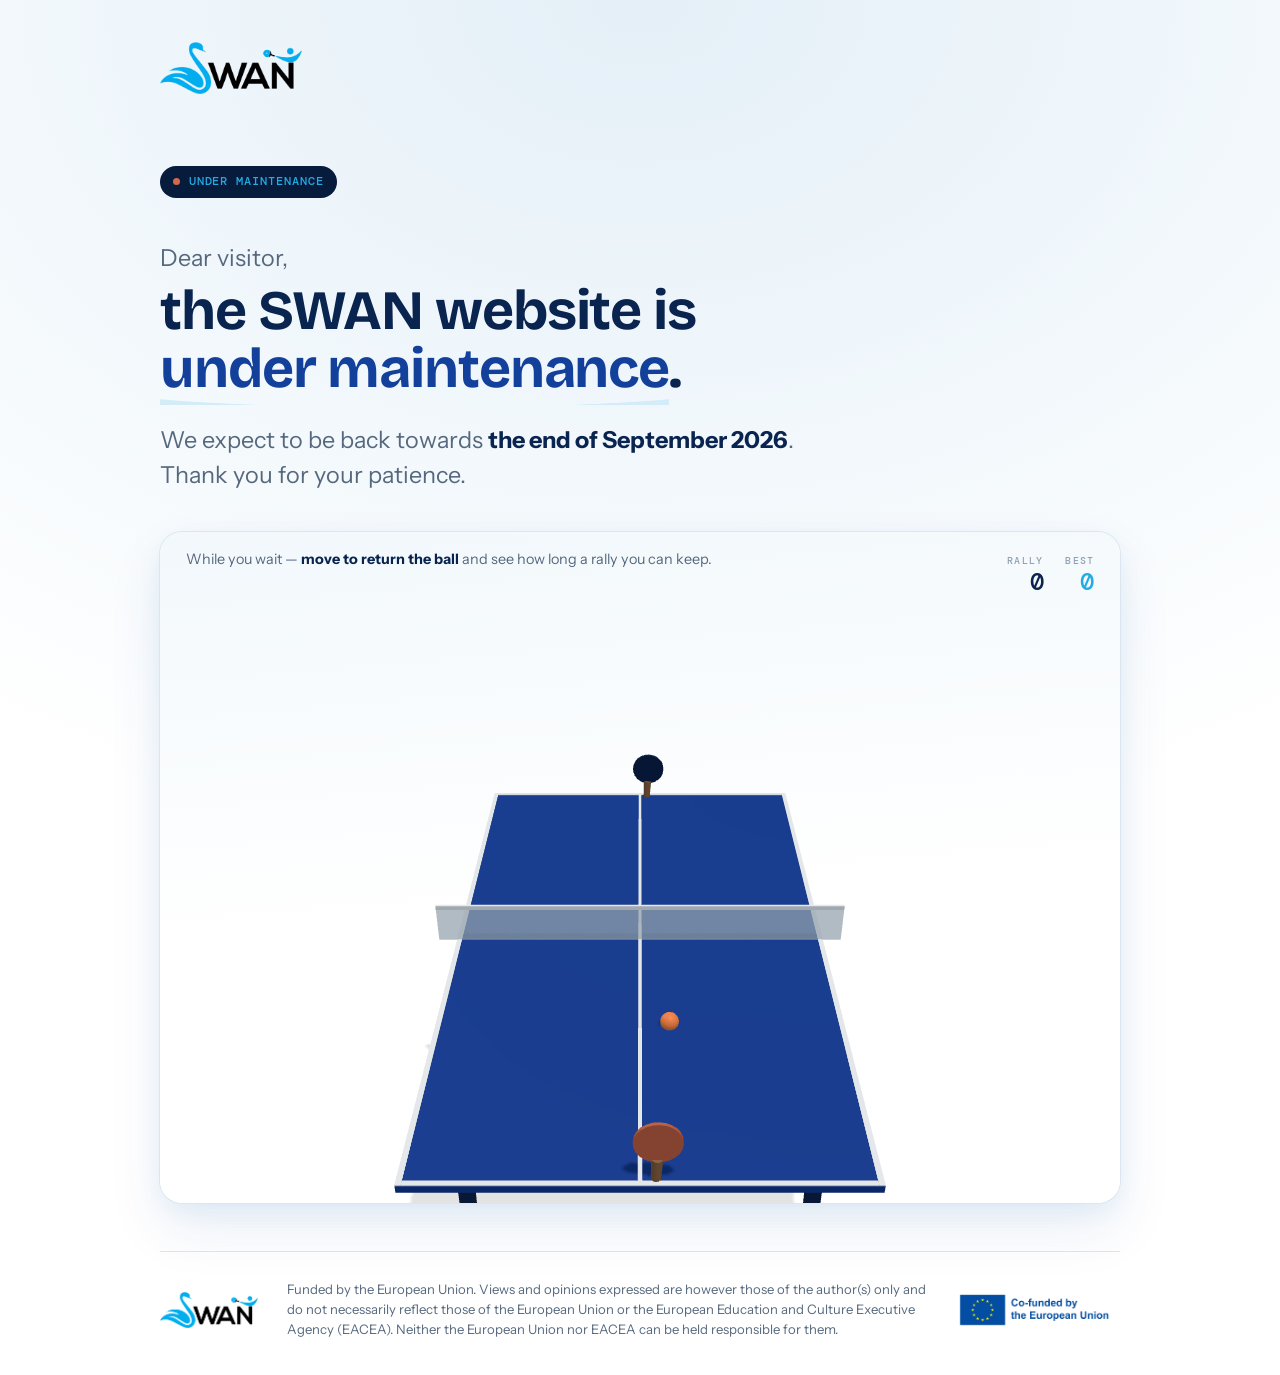
<file: maintenance.html>
<!DOCTYPE html>
<html lang="en">
<head>
<meta charset="utf-8">
<meta name="viewport" content="width=device-width, initial-scale=1">
<title>SWAN — Under maintenance</title>
<meta name="description" content="The SWAN project website is temporarily under maintenance. We expect to be back towards the end of September 2026.">
<!-- The site is behind a catch-all rewrite while it is being finished. Keeping
     this page out of the index means the real pages get crawled fresh at launch
     instead of inheriting weeks of "under maintenance" snippets. -->
<meta name="robots" content="noindex, nofollow">
<link rel="icon" href="/assets/img/swan-mark.svg" type="image/svg+xml">

<style>
/* --- fonts: self-hosted, same files the main site uses (GDPR: no third-party
       request carries a visitor IP) ---------------------------------------- */
@font-face { font-family:"Bricolage Grotesque"; src:url("/assets/fonts/BricolageGrotesque-Bold.woff2") format("woff2"); font-weight:700 800; font-display:swap; }
@font-face { font-family:"Instrument Sans"; src:url("/assets/fonts/InstrumentSans-Regular.woff2") format("woff2"); font-weight:400 500; font-display:swap; }
@font-face { font-family:"Instrument Sans"; src:url("/assets/fonts/InstrumentSans-Bold.woff2") format("woff2"); font-weight:600 700; font-display:swap; }
@font-face { font-family:"DM Mono"; src:url("/assets/fonts/DMMono-Medium.woff2") format("woff2"); font-weight:500; font-display:swap; }

/* --- tokens: the subset of the site's design system this page needs ------- */
:root {
  --navy-950:#071b3d; --navy-900:#0a2450; --blue-700:#12409b; --blue-600:#1a4fb4;
  --sky-300:#a9cce3; --sky-200:#c5dcea; --sky-100:#e4eff7; --sky-50:#f2f8fc;
  --cyan-500:#22ace3; --cyan-100:#d2ecf8; --cyan-50:#eaf7fc;
  --coral-500:#d2694a;
  --white:#fff; --grey-400:#8ea0b5; --grey-600:#56687e;
  --text:#12233d; --text-soft:var(--grey-600); --rule:#dbe6f0;
  --font-display:"Bricolage Grotesque","Trebuchet MS",system-ui,sans-serif;
  --font-body:"Instrument Sans",system-ui,-apple-system,"Segoe UI",sans-serif;
  --font-mono:"DM Mono",ui-monospace,"SFMono-Regular",Menlo,monospace;
  --step-0:clamp(1.0625rem,1.03rem + 0.18vw,1.1875rem);
  --step-1:clamp(1.25rem,1.18rem + 0.35vw,1.5rem);
  --step-4:clamp(2rem,1.55rem + 2.4vw,4rem);
  --radius:14px; --radius-lg:22px;
  --ease:cubic-bezier(.22,.61,.36,1);
}

*,*::before,*::after { box-sizing:border-box; }
html { -webkit-text-size-adjust:100%; }
body {
  margin:0;
  font-family:var(--font-body);
  font-size:var(--step-0);
  line-height:1.6;
  color:var(--text);
  background:
    radial-gradient(120% 80% at 50% 0%, var(--sky-100) 0%, var(--sky-50) 42%, var(--white) 78%),
    var(--white);
  min-height:100vh;
  min-height:100svh;
  display:flex;
  flex-direction:column;
}

.wrap { width:min(100% - 2.5rem, 60rem); margin-inline:auto; }

/* --- masthead ------------------------------------------------------------ */
.mast { padding:clamp(1.5rem,1rem + 2vw,2.75rem) 0 0; }
.mast img { display:block; height:clamp(38px,3vw + 26px,52px); width:auto; }

/* --- the notice ---------------------------------------------------------- */
.notice { padding:clamp(2rem,1.2rem + 3.5vw,3.75rem) 0 clamp(1.5rem,1rem + 2vw,2.5rem); }

.chip {
  display:inline-flex; align-items:center; gap:.55rem;
  font-family:var(--font-mono); font-weight:500;
  font-size:.75rem; letter-spacing:.08em; text-transform:uppercase;
  color:var(--cyan-500); background:var(--navy-950);
  padding:.42rem .8rem; border-radius:999px;
}
/* The dot pulses so the chip reads as a live status, not a printed label. */
.chip::before {
  content:""; width:7px; height:7px; border-radius:50%;
  background:var(--coral-500); flex:none;
  animation:pulse 2.4s var(--ease) infinite;
}
@keyframes pulse { 0%,100%{opacity:1;transform:scale(1);} 50%{opacity:.45;transform:scale(.78);} }

.lede {
  margin:clamp(1.25rem,1rem + 1vw,1.9rem) 0 .35rem;
  font-family:var(--font-body); font-size:var(--step-1);
  color:var(--text-soft);
}
.title {
  margin:0;
  font-family:var(--font-display); font-weight:800;
  font-size:var(--step-4); line-height:1.04;
  letter-spacing:-.02em; color:var(--navy-900);
  max-width:18ch;
}
/* The rally arc from the main site, reused as an underline swash. Drawn as a
   background rather than an ::after so it survives the phrase wrapping. */
.title em {
  font-style:normal; color:var(--blue-700);
  padding-bottom:.06em;
  background-image:radial-gradient(100% 190% at 50% 0%, transparent 58%, var(--cyan-100) 60%);
  background-repeat:no-repeat;
  background-size:100% .28em;
  background-position:0 100%;
  -webkit-box-decoration-break:clone;
  box-decoration-break:clone;
}
/* Held on one line only where there is room. Below this the phrase is nearly
   as wide as the screen, and refusing to wrap strands "is" on a line alone. */
@media (min-width:601px) { .title em { white-space:nowrap; } }
.sub {
  margin:clamp(1.1rem,.9rem + .8vw,1.6rem) 0 0;
  font-size:var(--step-1); line-height:1.5;
  color:var(--text-soft); max-width:42ch;
}
.sub strong { color:var(--navy-900); font-weight:700; }

/* --- the game panel ------------------------------------------------------ */
.play { padding-bottom:clamp(2rem,1.4rem + 2vw,3rem); }
.panel {
  position:relative;
  background:linear-gradient(175deg, var(--sky-50) 0%, var(--white) 55%);
  border-radius:var(--radius-lg);
  box-shadow:
    0 0 0 1px var(--rule),
    0 8px 22px rgba(23,145,195,.07),
    0 26px 56px rgba(12,64,155,.09);
  overflow:hidden;
}
.panel__head {
  display:flex; align-items:baseline; justify-content:space-between;
  gap:1rem; flex-wrap:wrap;
  padding:1rem clamp(1rem,.7rem + 1.2vw,1.6rem) .5rem;
}
.panel__hint {
  margin:0; font-size:.9rem; color:var(--text-soft);
}
.panel__hint b { color:var(--navy-900); font-weight:600; }

.hud { display:flex; gap:1.35rem; font-family:var(--font-mono); font-weight:500; }
.hud div { text-align:right; }
.hud span {
  display:block; font-size:.62rem; letter-spacing:.13em;
  text-transform:uppercase; color:var(--grey-400);
}
.hud b {
  display:block; font-size:1.5rem; line-height:1.1;
  color:var(--navy-900); font-weight:500;
  font-variant-numeric:tabular-nums;
}
.hud .is-best b { color:var(--cyan-500); }

/* The stage keeps its shape before the canvas exists, so nothing jumps. */
.stage {
  position:relative;
  aspect-ratio:16/10;
  touch-action:none;          /* we handle the drag ourselves */
  cursor:crosshair;
}
@media (max-width:600px) { .stage { aspect-ratio:4/3; } }
.stage canvas { display:block; width:100%; height:100%; }

/* Fallback shown when WebGL is unavailable — the page must still make sense. */
.stage__fallback {
  position:absolute; inset:0;
  display:grid; place-content:center; gap:.6rem; text-align:center;
  padding:2rem; color:var(--text-soft);
}
.stage.is-3d .stage__fallback { display:none; }

.stage__overlay {
  position:absolute; inset:0;
  display:grid; place-content:center;
  background:rgba(242,248,252,.72);
  backdrop-filter:blur(2px);
  transition:opacity .3s var(--ease);
}
.stage__overlay[hidden] { display:none; }
.btn {
  font:inherit; font-weight:600;
  color:var(--white); background:var(--blue-700);
  border:0; border-radius:999px;
  padding:.7rem 1.5rem; cursor:pointer;
  box-shadow:0 6px 16px rgba(12,64,155,.24);
  transition:background-color .2s var(--ease), transform .2s var(--ease);
}
.btn:hover { background:var(--blue-600); transform:translateY(-1px); }
.btn:focus-visible { outline:3px solid var(--cyan-500); outline-offset:3px; }

/* --- footer -------------------------------------------------------------- */
.foot {
  margin-top:auto;
  border-top:1px solid var(--rule);
  padding:clamp(1.25rem,1rem + 1vw,1.75rem) 0 clamp(1.5rem,1.2rem + 1.5vw,2.25rem);
}
.foot__in {
  display:flex; align-items:center;
  gap:clamp(1rem, .7rem + 1.4vw, 2.25rem);
}
.foot__swan { height:36px; width:auto; flex:none; }
.foot__eu { height:34px; width:auto; flex:none; }
/* The disclaimer takes the middle and pushes the EU badge to the far edge. */
.foot p { margin:0; flex:1; font-size:.82rem; line-height:1.5; color:var(--text-soft); }

/* Narrow: the two marks flank a row of their own, disclaimer beneath, rather
   than each logo stranded on a line of its own by wrapping. */
@media (max-width:720px) {
  .foot__in {
    display:grid; row-gap:1.1rem;
    grid-template-columns:auto auto;
    grid-template-areas:"swan eu" "text text";
    justify-content:space-between; align-items:center;
  }
  .foot__swan { grid-area:swan; }
  .foot__eu { grid-area:eu; }
  .foot p { grid-area:text; }
}

@media (max-width:600px) {
  .panel__head { gap:.5rem; }
  .hud div { text-align:left; }
  .hud b { font-size:1.2rem; }
}

@media (prefers-reduced-motion:reduce) {
  *,*::before,*::after { animation-duration:.001ms !important; transition-duration:.001ms !important; }
}
</style>
</head>
<body>

<div class="wrap mast">
  <img src="/assets/img/swan-logo.png" alt="SWAN" width="787" height="289">
</div>

<main class="wrap notice">
  <p class="chip">Under maintenance</p>
  <p class="lede">Dear visitor,</p>
  <h1 class="title">the SWAN website is <em>under maintenance</em>.</h1>
  <p class="sub">We expect to be back towards <strong>the end of September&nbsp;2026</strong>. Thank you for your patience.</p>
</main>

<section class="wrap play" aria-labelledby="play-h">
  <h2 id="play-h" class="sr-only" style="position:absolute;width:1px;height:1px;overflow:hidden;clip:rect(0 0 0 0);white-space:nowrap;">While you wait: keep a rally going</h2>
  <div class="panel">
    <div class="panel__head">
      <p class="panel__hint">While you wait — <b>move to return the ball</b> and see how long a rally you can keep.</p>
      <div class="hud">
        <div><span>Rally</span><b id="hud-rally">0</b></div>
        <div class="is-best"><span>Best</span><b id="hud-best">0</b></div>
      </div>
    </div>
    <div class="stage" id="stage">
      <p class="stage__fallback">Your browser can’t show the 3&#8209;D table, but the message above still stands — we’ll see you in September.</p>
      <div class="stage__overlay" id="overlay" hidden>
        <button class="btn" id="start" type="button">Start the rally</button>
      </div>
    </div>
  </div>
</section>

<footer class="wrap foot">
  <div class="foot__in">
    <img class="foot__swan" src="/assets/img/swan-logo.png" alt="SWAN" width="787" height="289">
    <p>Funded by the European Union. Views and opinions expressed are however those of the author(s) only and do not necessarily reflect those of the European Union or the European Education and Culture Executive Agency (EACEA). Neither the European Union nor EACEA can be held responsible for them.</p>
    <img class="foot__eu" src="/assets/img/eu-funded.png" alt="Co-funded by the European Union" width="270" height="57">
  </div>
</footer>

<script type="module">
/* ==========================================================================
   A gentle table-tennis rally, in the same 3-D language as the site's hero.
   It is a rally, not a match: the opponent is cooperative and there is no
   score to lose — only how long the two of you can keep the ball going.
   ========================================================================== */
(function () {
  "use strict";

  var stage   = document.getElementById("stage");
  var overlay = document.getElementById("overlay");
  var startBtn= document.getElementById("start");
  var hudRally= document.getElementById("hud-rally");
  var hudBest = document.getElementById("hud-best");
  if (!stage) return;

  var reduced = window.matchMedia("(prefers-reduced-motion: reduce)").matches;

  import("/assets/js/vendor/three.module.min.js").then(function (THREE) {
    var renderer;
    try {
      renderer = new THREE.WebGLRenderer({ alpha: true, antialias: true });
    } catch (e) {
      return;                       /* no WebGL: the fallback copy stays */
    }

    /* --- table geometry, in metres (regulation) ------------------------- */
    var TL = 2.74, TW = 1.525, TH = 0.76;
    var HZ = TL / 2, HX = TW / 2;
    var NET_H = 0.1525;
    var R = 0.035;                  /* ball: larger than life, to stay visible */
    var PZ = 1.34, AZ = -1.34;      /* the two paddle planes */
    var G  = 3.2;                   /* softened gravity — real 9.81 plays far too fast */
    var REACH = 0.30;               /* forgiving: this is a waiting room, not a test */
    var REST = TH + R;              /* ball height when it is sitting on the table */
    var NET_CLEAR = TH + NET_H + R + 0.07;   /* net, plus a margin worth clearing by */

    var w = stage.clientWidth, h = stage.clientHeight;
    renderer.setPixelRatio(Math.min(window.devicePixelRatio, w < 500 ? 1.5 : 2));
    renderer.setSize(w, h, false);
    renderer.shadowMap.enabled = true;
    renderer.shadowMap.type = THREE.PCFSoftShadowMap;
    stage.appendChild(renderer.domElement);
    stage.classList.add("is-3d");

    var scene = new THREE.Scene();
    var camera = new THREE.PerspectiveCamera(31, w / h, 0.1, 40);
    camera.position.set(0, 3.30, 3.75);
    camera.lookAt(0, 0.86, -0.15);

    function mat(color, rough, metal) {
      return new THREE.MeshStandardMaterial({
        color: color, roughness: rough === undefined ? 0.7 : rough,
        metalness: metal === undefined ? 0.05 : metal
      });
    }

    /* --- lights: same rig as the hero, so the two scenes are siblings --- */
    scene.add(new THREE.HemisphereLight(0xf2f8fc, 0xbcd6e8, 1.15));
    var key = new THREE.DirectionalLight(0xffffff, 1.45);
    key.position.set(1.3, 6.6, 1.8);
    key.castShadow = true;
    key.shadow.mapSize.set(1024, 1024);
    key.shadow.camera.left = -3.8; key.shadow.camera.right = 3.8;
    key.shadow.camera.top = 3.8;   key.shadow.camera.bottom = -3.8;
    key.shadow.camera.near = 1;    key.shadow.camera.far = 14;
    key.shadow.bias = -0.0012;
    scene.add(key);
    var fill = new THREE.DirectionalLight(0xcfe3f3, 0.5);
    fill.position.set(-3.4, 2.2, -2.6);
    scene.add(fill);

    /* Shadow-only ground, so the table floats on the panel's own gradient. */
    var floor = new THREE.Mesh(
      new THREE.CircleGeometry(4.6, 64),
      new THREE.ShadowMaterial({ opacity: 0.11 })
    );
    floor.rotation.x = -Math.PI / 2;
    floor.receiveShadow = true;
    scene.add(floor);

    /* --- table ---------------------------------------------------------- */
    var top = new THREE.Mesh(new THREE.BoxGeometry(TW, 0.03, TL), mat(0x12409b, 0.55));
    top.position.y = TH;
    top.castShadow = true; top.receiveShadow = true;
    scene.add(top);

    function line(lw, ll, x, z) {
      var m = new THREE.Mesh(new THREE.BoxGeometry(lw, 0.004, ll), mat(0xffffff, 0.45));
      m.position.set(x, TH + 0.016, z);
      scene.add(m);
    }
    line(TW, 0.02, 0, -HZ + 0.01);   /* end lines */
    line(TW, 0.02, 0,  HZ - 0.01);
    line(0.02, TL, -HX + 0.01, 0);   /* side lines */
    line(0.02, TL,  HX - 0.01, 0);
    line(0.014, TL, 0, 0);           /* centre line */

    /* legs */
    [[-HX + 0.16, -HZ + 0.28], [HX - 0.16, -HZ + 0.28],
     [-HX + 0.16,  HZ - 0.28], [HX - 0.16,  HZ - 0.28]].forEach(function (p) {
      var leg = new THREE.Mesh(new THREE.BoxGeometry(0.05, TH, 0.05), mat(0x0a2450, 0.7));
      leg.position.set(p[0], TH / 2, p[1]);
      leg.castShadow = true;
      scene.add(leg);
    });

    /* net */
    var net = new THREE.Mesh(
      new THREE.BoxGeometry(TW + 0.15, NET_H, 0.008),
      new THREE.MeshStandardMaterial({ color: 0xe4eff7, roughness: 0.9, transparent: true, opacity: 0.72 })
    );
    net.position.set(0, TH + NET_H / 2 + 0.015, 0);
    net.castShadow = true;
    scene.add(net);
    var band = new THREE.Mesh(new THREE.BoxGeometry(TW + 0.15, 0.018, 0.011), mat(0xffffff, 0.6));
    band.position.set(0, TH + NET_H + 0.02, 0);
    scene.add(band);

    /* --- bats ------------------------------------------------------------ */
    function makeBat(bladeColor) {
      var g = new THREE.Group();
      var blade = new THREE.Mesh(new THREE.CylinderGeometry(0.078, 0.078, 0.012, 24), mat(bladeColor, 0.6));
      blade.rotation.x = Math.PI / 2;      /* face the ball, not the ceiling */
      blade.castShadow = true;
      g.add(blade);
      var handle = new THREE.Mesh(new THREE.CylinderGeometry(0.019, 0.016, 0.095, 12), mat(0x9a6a45, 0.85));
      handle.position.y = -0.115;
      handle.castShadow = true;
      g.add(handle);
      return g;
    }
    var pBat = makeBat(0xd2694a);           /* the visitor's bat: the coral accent */
    pBat.position.set(0, TH + 0.17, PZ);
    scene.add(pBat);
    var aBat = makeBat(0x0a2450);           /* the opponent's: navy */
    aBat.position.set(0, TH + 0.17, AZ);
    scene.add(aBat);

    /* --- ball ------------------------------------------------------------ */
    var ball = new THREE.Mesh(
      new THREE.SphereGeometry(R, 20, 16),
      new THREE.MeshStandardMaterial({ color: 0xff8a4c, roughness: 0.42, emissive: 0x4a1a06 })
    );
    ball.castShadow = true;
    scene.add(ball);

    /* --- state ------------------------------------------------------------ */
    var pos = new THREE.Vector3(), vel = new THREE.Vector3();
    var rally = 0, best = 0;
    var dead = 0;                 /* seconds left of the "rally over" pause */
    var running = false;
    var pointerX = 0;             /* -1 .. 1 across the stage */
    var aiX = 0, aiWobble = 0;

    /* Every shot's lift is SOLVED from where we want the ball to land, not
       guessed. Guessing is what makes a toy like this feel broken: one clipped
       net in ten and the rally is over for reasons the player can't see. This
       way a shot clears the net and drops on the far half at any speed. */
    function liftFor(y0, speed, landDz, netDz) {
      var tLand = landDz / speed;
      var vLand = (REST - y0 + (G / 2) * tLand * tLand) / tLand;
      var tNet  = netDz / speed;
      var vNet  = (NET_CLEAR - y0 + (G / 2) * tNet * tNet) / tNet;
      return Math.max(vLand, vNet);
    }

    function serve() {
      pos.set((Math.random() - 0.5) * 0.7, TH + 0.30, AZ + 0.04);
      var speed = 2.5;
      var landDz = Math.abs(pos.z) + 0.55;
      var aimX = (Math.random() - 0.5) * 0.8;
      vel.set((aimX - pos.x) / (landDz / speed),
              liftFor(pos.y, speed, landDz, Math.abs(pos.z)),
              speed);
      rally = 0;
      hudRally.textContent = "0";
      dead = 0;
    }

    function endRally() {
      if (dead > 0) return;
      dead = 1.3;
      if (rally > best) { best = rally; hudBest.textContent = String(best); }
    }

    /* Returns the ball, angled by where on the bat it landed. Speed creeps up
       with the rally so a long one gets gently harder. */
    function ret(batX, towardPlayer) {
      var off = THREE.MathUtils.clamp((pos.x - batX) / REACH, -1, 1);
      var speed = Math.min(2.4 + rally * 0.035, 3.2);
      var landZ = towardPlayer ? 0.6 : -0.6;
      var landDz = Math.abs(pos.z - landZ);
      /* Where on the bat the ball landed decides where it is PLACED, and the
         sideways speed is solved from that. Setting vel.x directly instead let
         a return drift a metre wide over its flight and sail off the table. */
      var aimX = off * HX * 0.62;
      vel.z = towardPlayer ? speed : -speed;
      vel.x = (aimX - pos.x) / (landDz / speed);
      vel.y = liftFor(pos.y, speed, landDz, Math.abs(pos.z));
      /* Nudge the ball clear of the bat so it cannot re-trigger next frame. */
      pos.z += towardPlayer ? 0.02 : -0.02;
    }

    var clock = new THREE.Clock();

    function step(dt) {
      if (dead > 0) {
        dead -= dt;
        if (dead <= 0) { serve(); return; }
      }

      var prevX = pos.x, prevY = pos.y, prevZ = pos.z;
      vel.y -= G * dt;
      pos.addScaledVector(vel, dt);

      /* bounce on the table top */
      if (pos.y - R <= TH && vel.y < 0 &&
          Math.abs(pos.x) <= HX && Math.abs(pos.z) <= HZ) {
        pos.y = TH + R;
        vel.y = -vel.y * 0.78;
      }

      /* Each crossing below is interpolated back to the exact plane instead of
         being tested on the post-step position. A ball at 3 m/s covers 10 cm in
         a 30 fps frame — enough to step straight through the net, or past the
         bat, which reads to a player as "it just didn't hit it". */
      var f;

      /* the net */
      if (dead <= 0 && ((prevZ < 0 && pos.z >= 0) || (prevZ > 0 && pos.z <= 0))) {
        f = (0 - prevZ) / (pos.z - prevZ);
        if (prevY + (pos.y - prevY) * f < TH + NET_H + R) {
          vel.z *= -0.12; vel.x *= 0.2; endRally();
        }
      }

      /* the visitor's bat */
      if (dead <= 0 && prevZ < PZ && pos.z >= PZ) {
        f = (PZ - prevZ) / (pos.z - prevZ);
        var xh = prevX + (pos.x - prevX) * f, yh = prevY + (pos.y - prevY) * f;
        if (Math.abs(xh - pBat.position.x) < REACH && yh > TH - 0.1) {
          pos.set(xh, yh, PZ);
          ret(pBat.position.x, false);
          rally++;
          hudRally.textContent = String(rally);
        }
      }
      /* the opponent's bat — cooperative: it reaches unless the ball is wild */
      if (dead <= 0 && prevZ > AZ && pos.z <= AZ) {
        f = (AZ - prevZ) / (pos.z - prevZ);
        var xa = prevX + (pos.x - prevX) * f, ya = prevY + (pos.y - prevY) * f;
        if (Math.abs(xa - aBat.position.x) < REACH + 0.06 && ya > TH - 0.1) {
          pos.set(xa, ya, AZ);
          ret(aBat.position.x, true);
        }
      }

      /* out of play */
      if (pos.z > PZ + 0.5 || pos.z < AZ - 0.5 || pos.y < -0.6 ||
          Math.abs(pos.x) > HX + 0.9) {
        endRally();
      }
      if (pos.y < -1.4) { dead = Math.min(dead, 0.35); }

      /* --- bats follow ---------------------------------------------------- */
      var want = pointerX * (HX + 0.12);
      /* A little assist as the ball arrives: the bat leans the last few
         centimetres so a generous REACH still *looks* like a real contact. */
      if (vel.z > 0 && pos.z > 0 && Math.abs(pos.x - want) < REACH) {
        want += (pos.x - want) * 0.55;
      }
      pBat.position.x += (want - pBat.position.x) * Math.min(1, dt * 14);

      aiWobble += dt;
      var target = (vel.z < 0 ? pos.x : 0) + Math.sin(aiWobble * 1.7) * 0.05;
      aiX += (target - aiX) * Math.min(1, dt * 5.5);
      aBat.position.x = THREE.MathUtils.clamp(aiX, -HX - 0.1, HX + 0.1);

      /* Tilt each bat into its swing, so the contact reads as a stroke. */
      pBat.rotation.z = THREE.MathUtils.clamp((pBat.position.x - pos.x) * 0.7, -0.5, 0.5);
      aBat.rotation.z = THREE.MathUtils.clamp((aBat.position.x - pos.x) * 0.7, -0.5, 0.5);

      ball.position.copy(pos);
    }

    /* --- input ------------------------------------------------------------ */
    function movedTo(clientX) {
      var r = stage.getBoundingClientRect();
      pointerX = THREE.MathUtils.clamp(((clientX - r.left) / r.width) * 2 - 1, -1, 1);
    }
    stage.addEventListener("pointermove", function (e) { movedTo(e.clientX); });
    stage.addEventListener("pointerdown", function (e) { movedTo(e.clientX); });
    /* Keyboard, so the game is not mouse-only. */
    stage.tabIndex = 0;
    stage.addEventListener("keydown", function (e) {
      if (e.key === "ArrowLeft")  { pointerX = Math.max(-1, pointerX - 0.16); e.preventDefault(); }
      if (e.key === "ArrowRight") { pointerX = Math.min( 1, pointerX + 0.16); e.preventDefault(); }
    });

    /* --- loop -------------------------------------------------------------- */
    var raf = 0;
    function frame() {
      raf = requestAnimationFrame(frame);
      var dt = Math.min(clock.getDelta(), 0.05);   /* clamp: a backgrounded tab
                                                      must not teleport the ball */
      if (running) step(dt);
      renderer.render(scene, camera);
    }

    function play()  { if (!running) { running = true; clock.getDelta(); } overlay.hidden = true; }
    function pause() { running = false; }

    /* Only run while the panel is actually on screen. */
    var io = new IntersectionObserver(function (entries) {
      entries.forEach(function (en) {
        if (en.isIntersecting) { if (!raf) { clock.getDelta(); frame(); } }
        else if (raf) { cancelAnimationFrame(raf); raf = 0; }
      });
    }, { rootMargin: "200px" });
    io.observe(stage);

    document.addEventListener("visibilitychange", function () {
      if (document.hidden) { clock.getDelta(); }
    });

    window.addEventListener("resize", function () {
      var nw = stage.clientWidth, nh = stage.clientHeight;
      if (!nw || !nh) return;
      renderer.setSize(nw, nh, false);
      camera.aspect = nw / nh;
      camera.updateProjectionMatrix();
    });

    startBtn.addEventListener("click", play);

    serve();
    ball.position.copy(pos);
    if (reduced) {
      /* Someone who asked for less motion gets a still table and a choice. */
      overlay.hidden = false;
      if (!raf) frame();
    } else {
      play();
    }
  }).catch(function () { /* module failed to load: the fallback copy stays */ });
})();
</script>
</body>
</html>
</file>
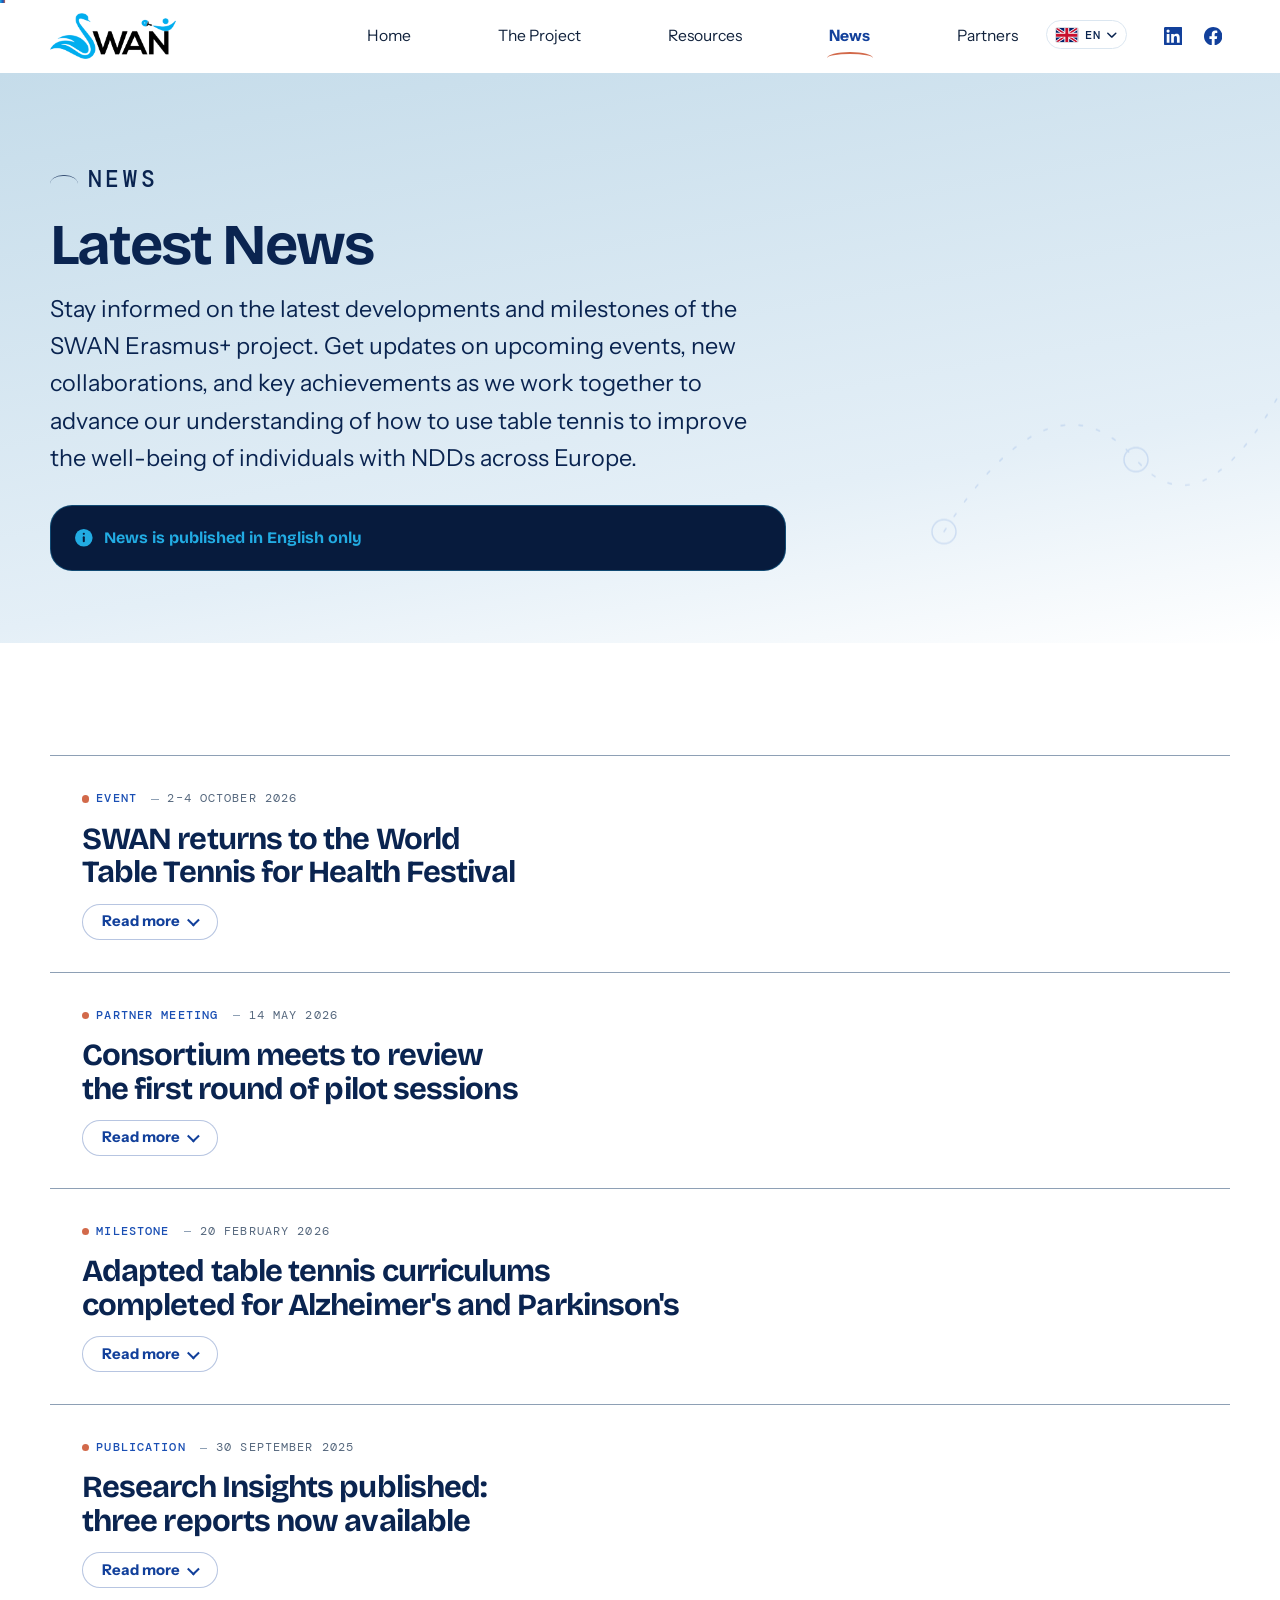
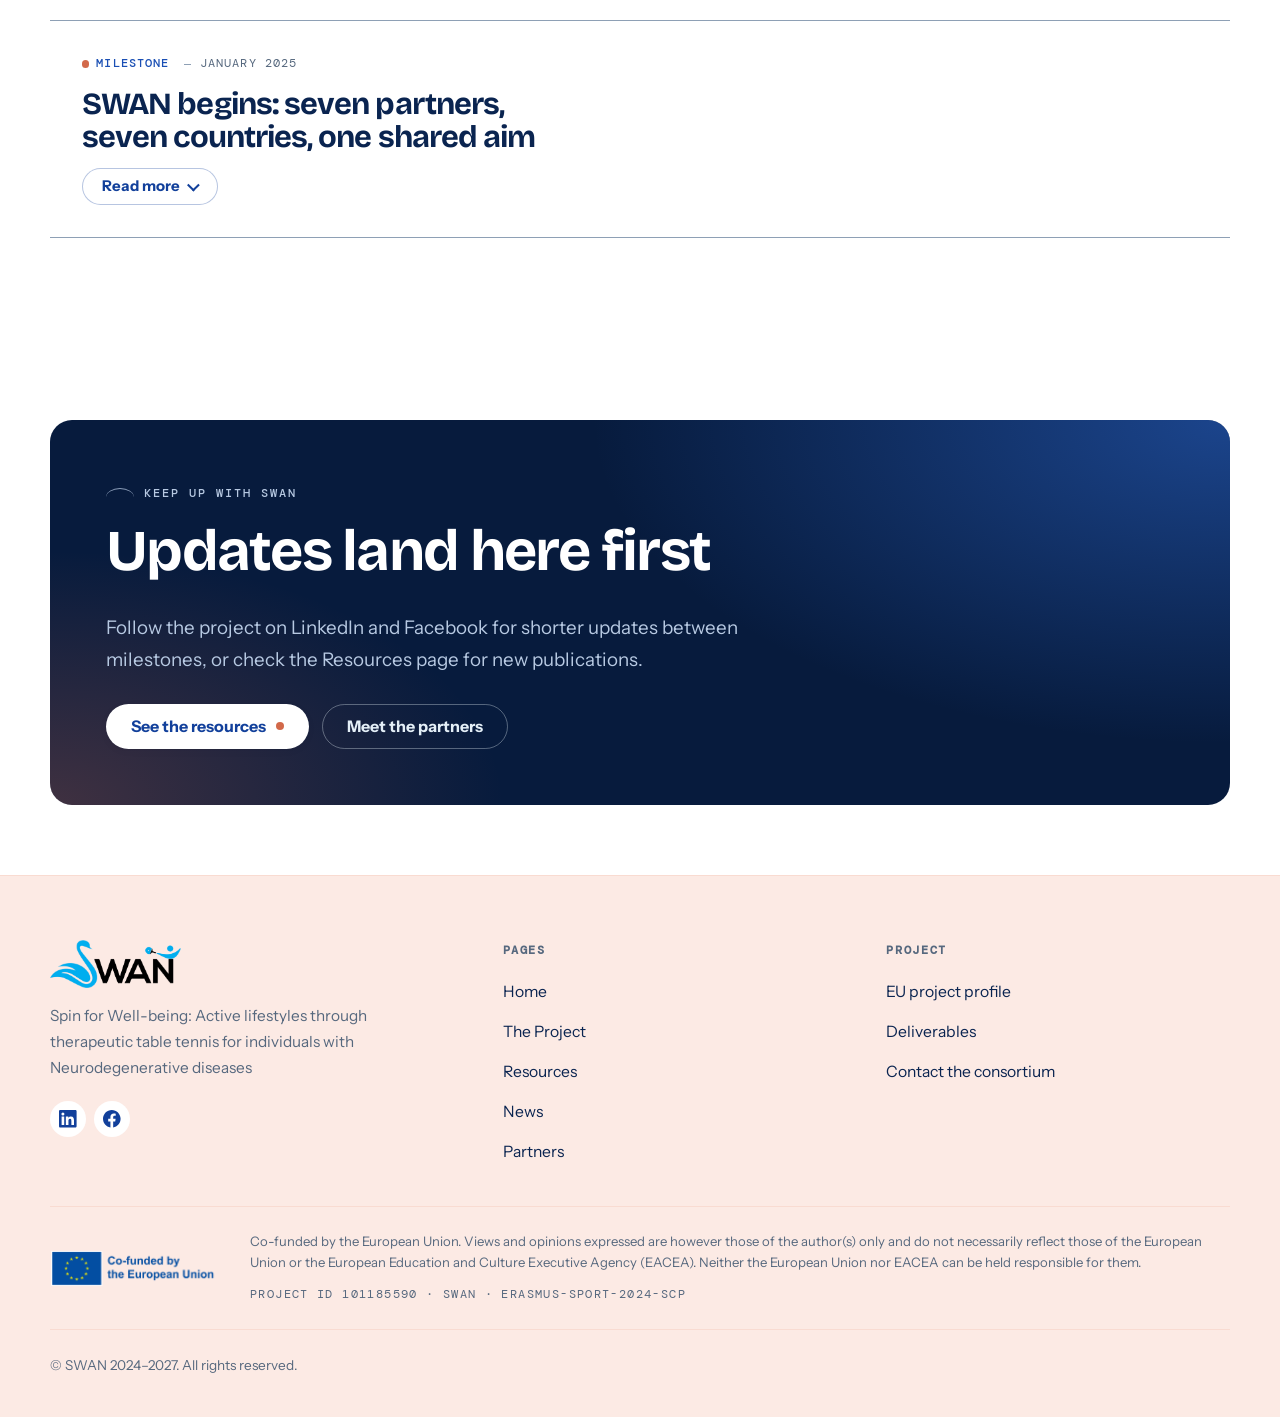
<file: news.html>
<!DOCTYPE html>
<html lang="en">
<head>
<meta charset="utf-8">
<meta name="viewport" content="width=device-width, initial-scale=1">
<title>News — SWAN Erasmus+ Sport Project</title>
<meta name="description" content="The latest developments and milestones of the SWAN Erasmus+ project: upcoming events, new collaborations and key achievements in using table tennis to improve the well-being of individuals with NDDs across Europe.">
<link rel="icon" href="assets/img/swan-mark.svg" type="image/svg+xml">
<link rel="preload" href="assets/fonts/BricolageGrotesque-Bold.woff2" as="font" type="font/woff2" crossorigin>
<link rel="preload" href="assets/fonts/InstrumentSans-Regular.woff2" as="font" type="font/woff2" crossorigin>
<link rel="stylesheet" href="assets/css/style.css">
</head>
<body>

<div class="progress" aria-hidden="true"></div>
<a class="skip-link" href="#main">Skip to content</a>

<!-- Flag sprite for the language switcher in the header. Kept here so the
     header markup stays readable; each flag is referenced once by <use>. -->
<svg class="flag-sprite" aria-hidden="true" focusable="false" width="0" height="0">
  <defs>
    <clipPath id="flag-clip"><rect width="24" height="16"/></clipPath>

    <symbol id="flag-en" viewBox="0 0 24 16">
      <g clip-path="url(#flag-clip)">
        <rect width="24" height="16" fill="#012169"/>
        <path d="M0 0 24 16M24 0 0 16" stroke="#fff" stroke-width="3.6"/>
        <path d="M0 0 24 16M24 0 0 16" stroke="#C8102E" stroke-width="1.8"/>
        <path d="M12 0v16M0 8h24" stroke="#fff" stroke-width="5.4"/>
        <path d="M12 0v16M0 8h24" stroke="#C8102E" stroke-width="3.2"/>
      </g>
    </symbol>

    <symbol id="flag-el" viewBox="0 0 24 16">
      <rect width="24" height="16" fill="#0D5EAF"/>
      <g fill="#fff">
        <rect y="1.78" width="24" height="1.78"/>
        <rect y="5.33" width="24" height="1.78"/>
        <rect y="8.89" width="24" height="1.78"/>
        <rect y="12.44" width="24" height="1.78"/>
      </g>
      <rect width="8.89" height="8.89" fill="#0D5EAF"/>
      <path d="M3.56 0v8.89M0 3.56h8.89" stroke="#fff" stroke-width="1.78"/>
    </symbol>

    <symbol id="flag-sl" viewBox="0 0 24 16">
      <rect width="24" height="16" fill="#fff"/>
      <rect y="5.33" width="24" height="5.34" fill="#0000C8"/>
      <rect y="10.67" width="24" height="5.33" fill="#D50000"/>
      <path d="M3.9 2.5h5.4v4.1c0 2-2.7 3.1-2.7 3.1s-2.7-1.1-2.7-3.1z" fill="#0000C8" stroke="#D50000" stroke-width=".6"/>
      <path d="M4.9 6.7 6.6 4.1l1.7 2.6z" fill="#fff"/>
      <path d="M4.6 7.4h4v.7h-4z" fill="#fff"/>
    </symbol>

    <symbol id="flag-bg" viewBox="0 0 24 16">
      <rect width="24" height="16" fill="#fff"/>
      <rect y="5.33" width="24" height="5.34" fill="#00966E"/>
      <rect y="10.67" width="24" height="5.33" fill="#D62612"/>
    </symbol>

    <symbol id="flag-fr" viewBox="0 0 24 16">
      <rect width="24" height="16" fill="#fff"/>
      <rect width="8" height="16" fill="#002395"/>
      <rect x="16" width="8" height="16" fill="#ED2939"/>
    </symbol>

    <symbol id="flag-de" viewBox="0 0 24 16">
      <rect width="24" height="16" fill="#000"/>
      <rect y="5.33" width="24" height="5.34" fill="#DD0000"/>
      <rect y="10.67" width="24" height="5.33" fill="#FFCE00"/>
    </symbol>

    <symbol id="flag-es" viewBox="0 0 24 16">
      <rect width="24" height="16" fill="#AA151B"/>
      <rect y="4" width="24" height="8" fill="#F1BF00"/>
    </symbol>
  </defs>
</svg>


<header class="site-header">
  <nav class="container nav" aria-label="Main">
    <a class="brand" href="index.html">
      <img class="brand__logo" src="assets/img/swan-logo.png" alt="SWAN" width="787" height="289">
      <span class="visually-hidden">SWAN — Erasmus+ Sport Project</span>
    </a>

    <button class="nav__toggle" type="button" aria-expanded="false" aria-controls="nav-panel" aria-label="Menu">
      <span></span>
    </button>

    <div class="nav__panel" id="nav-panel">
      <ul class="nav__menu">
        <li><a class="nav__link" href="index.html">Home</a></li>
        <li><a class="nav__link" href="project.html">The Project</a></li>
        <li><a class="nav__link" href="resources.html">Resources</a></li>
        <li><a class="nav__link" href="news.html" aria-current="page">News</a></li>
        <li><a class="nav__link" href="partners.html">Partners</a></li>
      </ul>
      <!-- Language switcher. Only English exists so far, so the other six are
           marked unavailable rather than pointing at pages that are not there.
           To enable one, change its wrapper from
             <span class="lang__item lang__item--soon" aria-disabled="true">
           to
             <a class="lang__item" href="el/index.html" hreflang="el">
           and delete its <em>soon</em>. See the README for the full steps. -->
      <div class="lang">
        <button class="lang__toggle" type="button" aria-expanded="false" aria-controls="lang-menu">
          <svg class="flag" viewBox="0 0 24 16" aria-hidden="true"><use href="#flag-en"/></svg>
          <span class="lang__code">EN</span>
          <svg class="lang__chev" viewBox="0 0 12 8" aria-hidden="true"><path d="M1 1.6 6 6.4 11 1.6"/></svg>
          <span class="visually-hidden">Change language, English selected</span>
        </button>
        <ul class="lang__menu" id="lang-menu" hidden>
          <li>
            <span class="lang__item lang__item--current" lang="en" aria-current="true">
              <svg class="flag" viewBox="0 0 24 16" aria-hidden="true"><use href="#flag-en"/></svg>
              <span>English</span>
            </span>
          </li>
          <li>
            <span class="lang__item lang__item--soon" aria-disabled="true">
              <svg class="flag" viewBox="0 0 24 16" aria-hidden="true"><use href="#flag-el"/></svg>
              <span lang="el">Ελληνικά</span>
              <em>soon</em>
            </span>
          </li>
          <li>
            <span class="lang__item lang__item--soon" aria-disabled="true">
              <svg class="flag" viewBox="0 0 24 16" aria-hidden="true"><use href="#flag-sl"/></svg>
              <span lang="sl">Slovenščina</span>
              <em>soon</em>
            </span>
          </li>
          <li>
            <span class="lang__item lang__item--soon" aria-disabled="true">
              <svg class="flag" viewBox="0 0 24 16" aria-hidden="true"><use href="#flag-bg"/></svg>
              <span lang="bg">Български</span>
              <em>soon</em>
            </span>
          </li>
          <li>
            <span class="lang__item lang__item--soon" aria-disabled="true">
              <svg class="flag" viewBox="0 0 24 16" aria-hidden="true"><use href="#flag-fr"/></svg>
              <span lang="fr">Français</span>
              <em>soon</em>
            </span>
          </li>
          <li>
            <span class="lang__item lang__item--soon" aria-disabled="true">
              <svg class="flag" viewBox="0 0 24 16" aria-hidden="true"><use href="#flag-de"/></svg>
              <span lang="de">Deutsch</span>
              <em>soon</em>
            </span>
          </li>
          <li>
            <span class="lang__item lang__item--soon" aria-disabled="true">
              <svg class="flag" viewBox="0 0 24 16" aria-hidden="true"><use href="#flag-es"/></svg>
              <span lang="es">Español</span>
              <em>soon</em>
            </span>
          </li>
        </ul>
      </div>
      <div class="nav__social">
        <a href="https://www.linkedin.com/company/swan-erasmus" target="_blank" rel="noopener" aria-label="SWAN on LinkedIn">
          <svg viewBox="0 0 24 24" aria-hidden="true"><path d="M20.45 20.45h-3.56v-5.57c0-1.33-.02-3.04-1.85-3.04-1.85 0-2.14 1.45-2.14 2.94v5.67H9.35V9h3.42v1.56h.05a3.75 3.75 0 0 1 3.37-1.85c3.6 0 4.27 2.37 4.27 5.46v6.28zM5.34 7.43a2.07 2.07 0 1 1 0-4.14 2.07 2.07 0 0 1 0 4.14zM7.12 20.45H3.55V9h3.57v11.45zM22.22 0H1.77C.79 0 0 .77 0 1.72v20.55C0 23.23.79 24 1.77 24h20.45c.98 0 1.78-.77 1.78-1.73V1.72C24 .77 23.2 0 22.22 0z"/></svg>
        </a>
        <a href="https://www.facebook.com/swanerasmus" target="_blank" rel="noopener" aria-label="SWAN on Facebook">
          <svg viewBox="0 0 24 24" aria-hidden="true"><path d="M24 12.07C24 5.4 18.63 0 12 0S0 5.4 0 12.07C0 18.1 4.39 23.1 10.13 24v-8.44H7.08v-3.49h3.05V9.41c0-3.02 1.79-4.69 4.53-4.69 1.31 0 2.68.24 2.68.24v2.97h-1.51c-1.49 0-1.96.93-1.96 1.89v2.25h3.33l-.53 3.49h-2.8V24C19.61 23.1 24 18.1 24 12.07z"/></svg>
        </a>
      </div>
    </div>

    <div class="nav__scrim" aria-hidden="true"></div>
  </nav>
</header>

<main id="main">

  <!-- ================= PAGE HERO ================= -->
  <section class="page-hero">
    <div class="page-hero__decor" aria-hidden="true">
      <svg viewBox="0 0 400 400">
        <path d="M40 320 Q 130 180 200 260 T 360 120" stroke-dasharray="3 12" stroke-linecap="round"/>
        <circle cx="40" cy="320" r="10"/>
        <circle cx="200" cy="260" r="10"/>
        <circle cx="360" cy="120" r="10"/>
      </svg>
    </div>
    <div class="container page-hero__inner reveal">
      <p class="eyebrow">News</p>
      <h1>Latest News</h1>
      <p>
        Stay informed on the latest developments and milestones of the SWAN Erasmus+
        project. Get updates on upcoming events, new collaborations, and key
        achievements as we work together to advance our understanding of how to use
        table tennis to improve the well-being of individuals with NDDs across Europe.
      </p>
      <aside class="note">
        <span class="note__icon" aria-hidden="true">
          <svg viewBox="0 0 24 24"><circle cx="12" cy="12" r="12"/><circle class="note__glyph" cx="12" cy="6.6" r="1.5"/><rect class="note__glyph" x="10.6" y="10" width="2.8" height="8" rx="1.4"/></svg>
        </span>
        <p class="note__title">News is published in English only</p>
      </aside>
    </div>
  </section>

  <!-- ================= NEWS LIST =================
       Each entry is a <details> element. To add a new one, copy a whole
       <details class="news-item"> block and change the type, date, title,
       and detail text. A closed entry shows only its type, date and title.
       Newest entries go at the top.

       NOTE: the five entries below are SAMPLE content written from the
       project's own published material. Replace the dates, titles and text
       with your real updates before publishing.
  ============================================================== -->
  <section class="section">
    <div class="container">
      <div class="news-list reveal-group">

        <details class="news-item">
          <summary class="news-item__summary">
            <p class="news-item__meta">
              <span class="news-item__type">Event</span>
              <span class="news-item__date">2&ndash;4 October 2026</span>
            </p>
            <h2 class="news-item__title">SWAN returns to the World Table Tennis for Health Festival</h2>
            <span class="news-item__more">
              <span class="news-item__more-label--more">Read more</span>
              <span class="news-item__more-label--less">Show less</span>
            </span>
          </summary>
          <div class="news-item__detail">
            <div class="news-item__detail-inner">
              <p>
                After a first appearance in 2025, SWAN returns to the World Table Tennis
                for Health Festival with a full programme. This time the consortium
                brings evidence: the adapted curriculums have been delivered to
                participants in three countries, and the evaluation data on physical,
                cognitive and social outcomes is ready to share.
              </p>
              <p>Across the three days the project will:</p>
              <ul>
                <li>present the evaluation findings from the pilot interventions;</li>
                <li>run open, adapted table tennis sessions for festival visitors;</li>
                <li>introduce the trainer course to coaches and care staff;</li>
                <li>meet organisations interested in running the programme themselves.</li>
              </ul>
              <p>
                If you work with people living with a neurodegenerative disease and plan
                to attend, come and find the SWAN team — we would like to hear what
                would make the programme work in your setting.
              </p>
              <!-- IMAGES: add as many of these as you like. Keep the width and
                   height attributes accurate — the open animation measures the
                   panel before the image has loaded. For two side by side, wrap
                   the figures in <div class="news-item__gallery">. -->
              <figure class="news-item__figure">
                <img src="assets/img/news/news-placeholder.png"
                     alt="" width="1280" height="720">
                <figcaption>Replace assets/img/news/news-placeholder.png with a photo from the event.</figcaption>
              </figure>
            </div>
          </div>
        </details>

        <details class="news-item">
          <summary class="news-item__summary">
            <p class="news-item__meta">
              <span class="news-item__type">Partner meeting</span>
              <span class="news-item__date">14 May 2026</span>
            </p>
            <h2 class="news-item__title">Consortium meets to review the first round of pilot sessions</h2>
            <span class="news-item__more">
              <span class="news-item__more-label--more">Read more</span>
              <span class="news-item__more-label--less">Show less</span>
            </span>
          </summary>
          <div class="news-item__detail">
            <div class="news-item__detail-inner">
              <p>
                The transnational meeting brought the consortium together to look at the
                same question from seven angles: what actually happens when an adapted
                table tennis session meets a real group of participants.
              </p>
              <p>
                Coaches reported back on session length, group size, the pace of
                progression and the balance between drills and free play. Care partners
                raised the practical questions that decide whether a programme survives
                contact with a care setting — transport, staffing, room booking and how
                to keep a participant engaged on a difficult day.
              </p>
              <p>
                <strong>The outcome:</strong> a revised session structure with shorter
                blocks, clearer progression steps, and a simplified set of measures for
                trainers to record. The updated materials feed into Work Package 4.
              </p>
            </div>
          </div>
        </details>

        <details class="news-item">
          <summary class="news-item__summary">
            <p class="news-item__meta">
              <span class="news-item__type">Milestone</span>
              <span class="news-item__date">20 February 2026</span>
            </p>
            <h2 class="news-item__title">Adapted table tennis curriculums completed for Alzheimer's and Parkinson's</h2>
            <span class="news-item__more">
              <span class="news-item__more-label--more">Read more</span>
              <span class="news-item__more-label--less">Show less</span>
            </span>
          </summary>
          <div class="news-item__detail">
            <div class="news-item__detail-inner">
              <p>
                The two curriculums start from the same sport and diverge where the
                conditions do. The Parkinson's curriculum leans on rhythm, initiation of
                movement, amplitude and balance. The Alzheimer's curriculum leans on
                orientation, sequencing, recall and the social structure of the session
                itself.
              </p>
              <p>
                Both were built by the project's sport scientists and clinical advisors
                together, and both are written for a coach rather than a clinician:
                every session has a stated aim, a warm-up, a set of progressions and a
                fallback for a participant having a harder day.
              </p>
              <p>
                The curriculums now move into piloting in <strong>Greece, Bulgaria and
                Spain</strong>, where they will be evaluated for their impact on
                physical, cognitive and social well-being.
              </p>
            </div>
          </div>
        </details>

        <details class="news-item">
          <summary class="news-item__summary">
            <p class="news-item__meta">
              <span class="news-item__type">Publication</span>
              <span class="news-item__date">30 September 2025</span>
            </p>
            <h2 class="news-item__title">Research Insights published: three reports now available</h2>
            <span class="news-item__more">
              <span class="news-item__more-label--more">Read more</span>
              <span class="news-item__more-label--less">Show less</span>
            </span>
          </summary>
          <div class="news-item__detail">
            <div class="news-item__detail-inner">
              <p>
                Led by the University of Ljubljana — Faculty of Sport, Deliverable 2.1
                collects what is already known about table tennis as a health
                intervention, what practitioners across Europe are already doing, and
                what the people who would run these programmes say they are missing.
              </p>
              <ul>
                <li><strong>Best Practices Report (D2.1.1)</strong> — ITTF Foundation</li>
                <li><strong>Needs Assessment Report (D2.1.2)</strong> — KTG R&amp;I</li>
                <li><strong>Literature Review (D2.1.3)</strong> — University of Ljubljana</li>
              </ul>
              <p>
                All three reports are on the <a href="resources.html">Resources</a> page.
              </p>
            </div>
          </div>
        </details>

        <details class="news-item">
          <summary class="news-item__summary">
            <p class="news-item__meta">
              <span class="news-item__type">Milestone</span>
              <span class="news-item__date">January 2025</span>
            </p>
            <h2 class="news-item__title">SWAN begins: seven partners, seven countries, one shared aim</h2>
            <span class="news-item__more">
              <span class="news-item__more-label--more">Read more</span>
              <span class="news-item__more-label--less">Show less</span>
            </span>
          </summary>
          <div class="news-item__detail">
            <div class="news-item__detail-inner">
              <p>
                SWAN — <em>Spin for Well-being: Active lifestyles through therapeutic
                table tennis for individuals with Neurodegenerative diseases</em> —
                brings together researchers, sport federations, care organisations and
                technology partners from across the European Union.
              </p>
              <p>
                The kick-off set the shape of the work: research first, then a
                curriculum, then trainers, then evidence. The aim behind all four is a
                network of people and organisations able to keep running these
                programmes long after the project itself ends.
              </p>
              <p>
                Read more about the plan on <a href="project.html">The Project</a> page.
              </p>
            </div>
          </div>
        </details>

      </div>
    </div>
  </section>

  <!-- ================= CTA ================= -->
  <section class="section section--tight">
    <div class="container">
      <div class="cta-band reveal">
        <p class="eyebrow">Keep up with SWAN</p>
        <h2>Updates land here first</h2>
        <p>
          Follow the project on LinkedIn and Facebook for shorter updates between
          milestones, or check the Resources page for new publications.
        </p>
        <div class="hero__actions" style="margin-top:1.75rem">
          <a class="btn btn--light" href="resources.html"><span>See the resources</span><span class="btn__ball" aria-hidden="true"></span></a>
          <a class="btn btn--ghost" href="partners.html" style="--btn-fg:#e4eff7;border-color:rgba(228,239,247,.35)">Meet the partners</a>
        </div>
      </div>
    </div>
  </section>

</main>

<footer class="site-footer">
  <div class="container">
    <div class="footer__top">
      <div class="footer__brand">
        <a class="brand" href="index.html">
          <img class="brand__logo" src="assets/img/swan-logo.png" alt="SWAN" width="787" height="289">
          <span class="visually-hidden">SWAN — Erasmus+ Sport Project</span>
        </a>
        <p class="footer__tagline">
          Spin for Well-being: Active lifestyles through therapeutic table tennis
          for individuals with Neurodegenerative diseases
        </p>
        <div class="footer__social">
          <a href="https://www.linkedin.com/company/swan-erasmus" target="_blank" rel="noopener" aria-label="SWAN on LinkedIn">
            <svg viewBox="0 0 24 24" aria-hidden="true"><path d="M20.45 20.45h-3.56v-5.57c0-1.33-.02-3.04-1.85-3.04-1.85 0-2.14 1.45-2.14 2.94v5.67H9.35V9h3.42v1.56h.05a3.75 3.75 0 0 1 3.37-1.85c3.6 0 4.27 2.37 4.27 5.46v6.28zM5.34 7.43a2.07 2.07 0 1 1 0-4.14 2.07 2.07 0 0 1 0 4.14zM7.12 20.45H3.55V9h3.57v11.45zM22.22 0H1.77C.79 0 0 .77 0 1.72v20.55C0 23.23.79 24 1.77 24h20.45c.98 0 1.78-.77 1.78-1.73V1.72C24 .77 23.2 0 22.22 0z"/></svg>
          </a>
          <a href="https://www.facebook.com/swanerasmus" target="_blank" rel="noopener" aria-label="SWAN on Facebook">
            <svg viewBox="0 0 24 24" aria-hidden="true"><path d="M24 12.07C24 5.4 18.63 0 12 0S0 5.4 0 12.07C0 18.1 4.39 23.1 10.13 24v-8.44H7.08v-3.49h3.05V9.41c0-3.02 1.79-4.69 4.53-4.69 1.31 0 2.68.24 2.68.24v2.97h-1.51c-1.49 0-1.96.93-1.96 1.89v2.25h3.33l-.53 3.49h-2.8V24C19.61 23.1 24 18.1 24 12.07z"/></svg>
          </a>
        </div>
      </div>

      <div>
        <p class="footer__heading">Pages</p>
        <ul class="footer__list">
          <li><a href="index.html">Home</a></li>
          <li><a href="project.html">The Project</a></li>
          <li><a href="resources.html">Resources</a></li>
          <li><a href="news.html">News</a></li>
          <li><a href="partners.html">Partners</a></li>
        </ul>
      </div>

      <div>
        <p class="footer__heading">Project</p>
        <ul class="footer__list">
          <li><a href="https://ec.europa.eu/info/funding-tenders/opportunities/portal/screen/opportunities/projects-details/43353764/101185590/ERASMUS2027?keywords=SWAN&amp;isExactMatch=false&amp;order=DESC&amp;pageNumber=1&amp;pageSize=50&amp;sortBy=title" target="_blank" rel="noopener">EU project profile</a></li>
          <li><a href="resources.html">Deliverables</a></li>
          <li><a href="#">Contact the consortium</a></li>
        </ul>
      </div>
    </div>

    <div class="footer__funding">
      <img class="footer__eu" src="assets/img/eu-funded.png" alt="Co-funded by the European Union" width="712" height="149">
      <div>
        <p class="footer__disclaimer">
          Co-funded by the European Union. Views and opinions expressed are however
          those of the author(s) only and do not necessarily reflect those of the
          European Union or the European Education and Culture Executive Agency
          (EACEA). Neither the European Union nor EACEA can be held responsible for them.
        </p>
        <p class="footer__id">Project ID 101185590 &middot; SWAN &middot; ERASMUS-SPORT-2024-SCP</p>
      </div>
    </div>

    <div class="footer__bottom">
      <p style="margin:0">&copy; SWAN 2024&ndash;2027. All rights reserved.</p>
    </div>
  </div>
</footer>

<script src="assets/js/vendor/gsap.min.js" defer></script>
<script src="assets/js/vendor/ScrollTrigger.min.js" defer></script>
<script src="assets/js/main.js" defer></script>
<script src="assets/js/motion.js" defer></script>
</body>
</html>
</file>
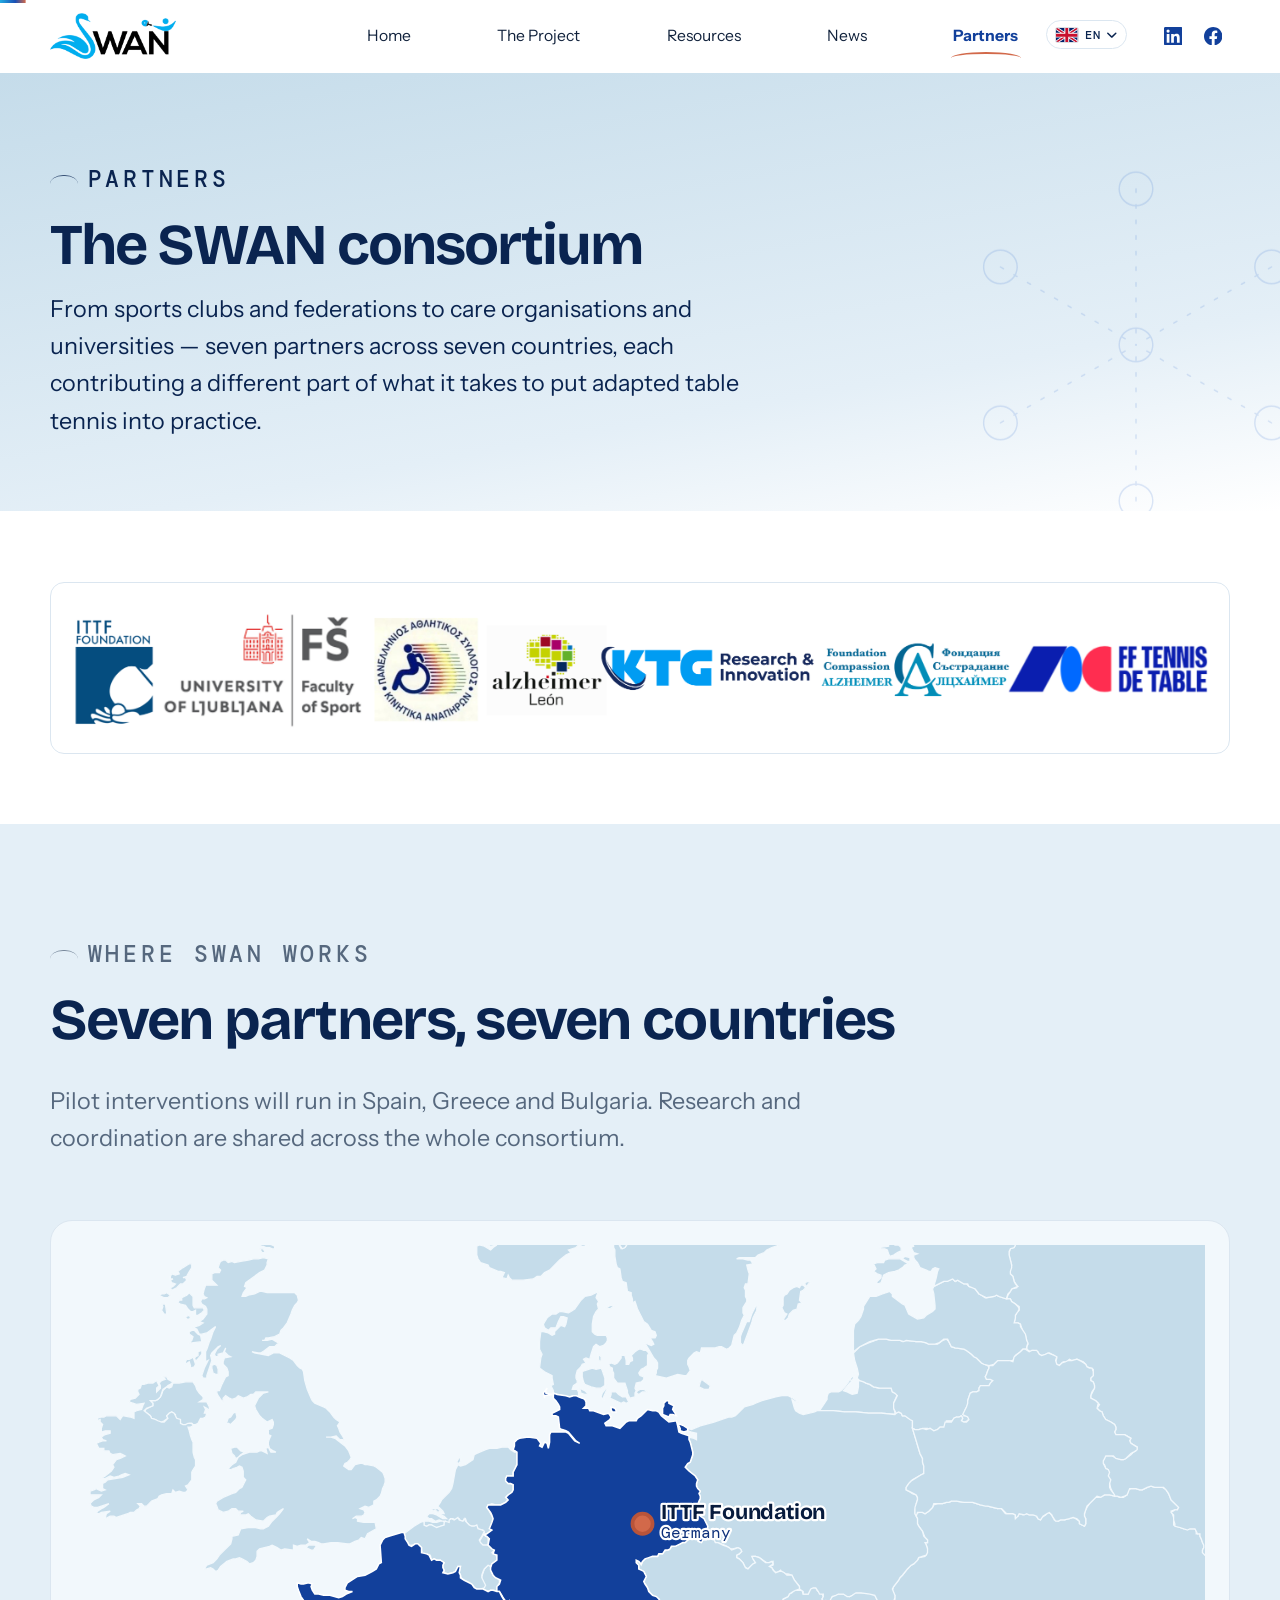
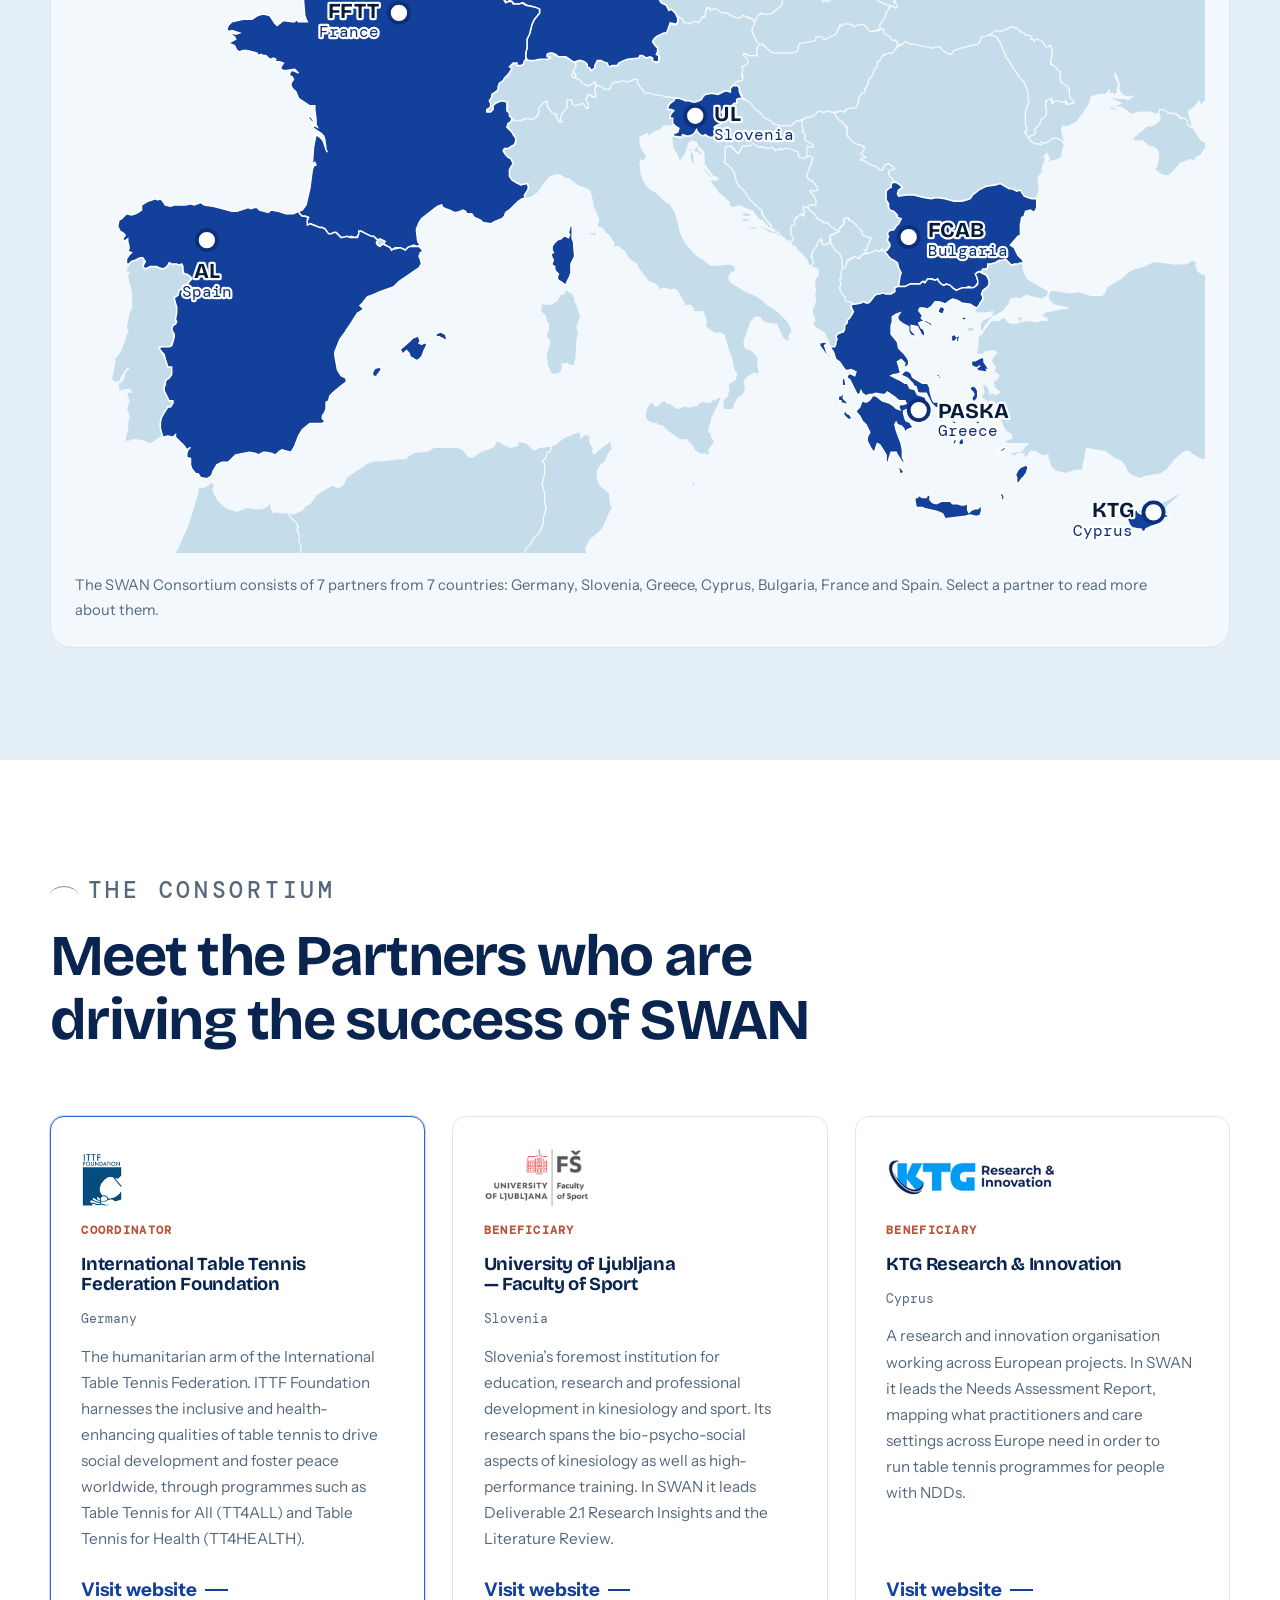
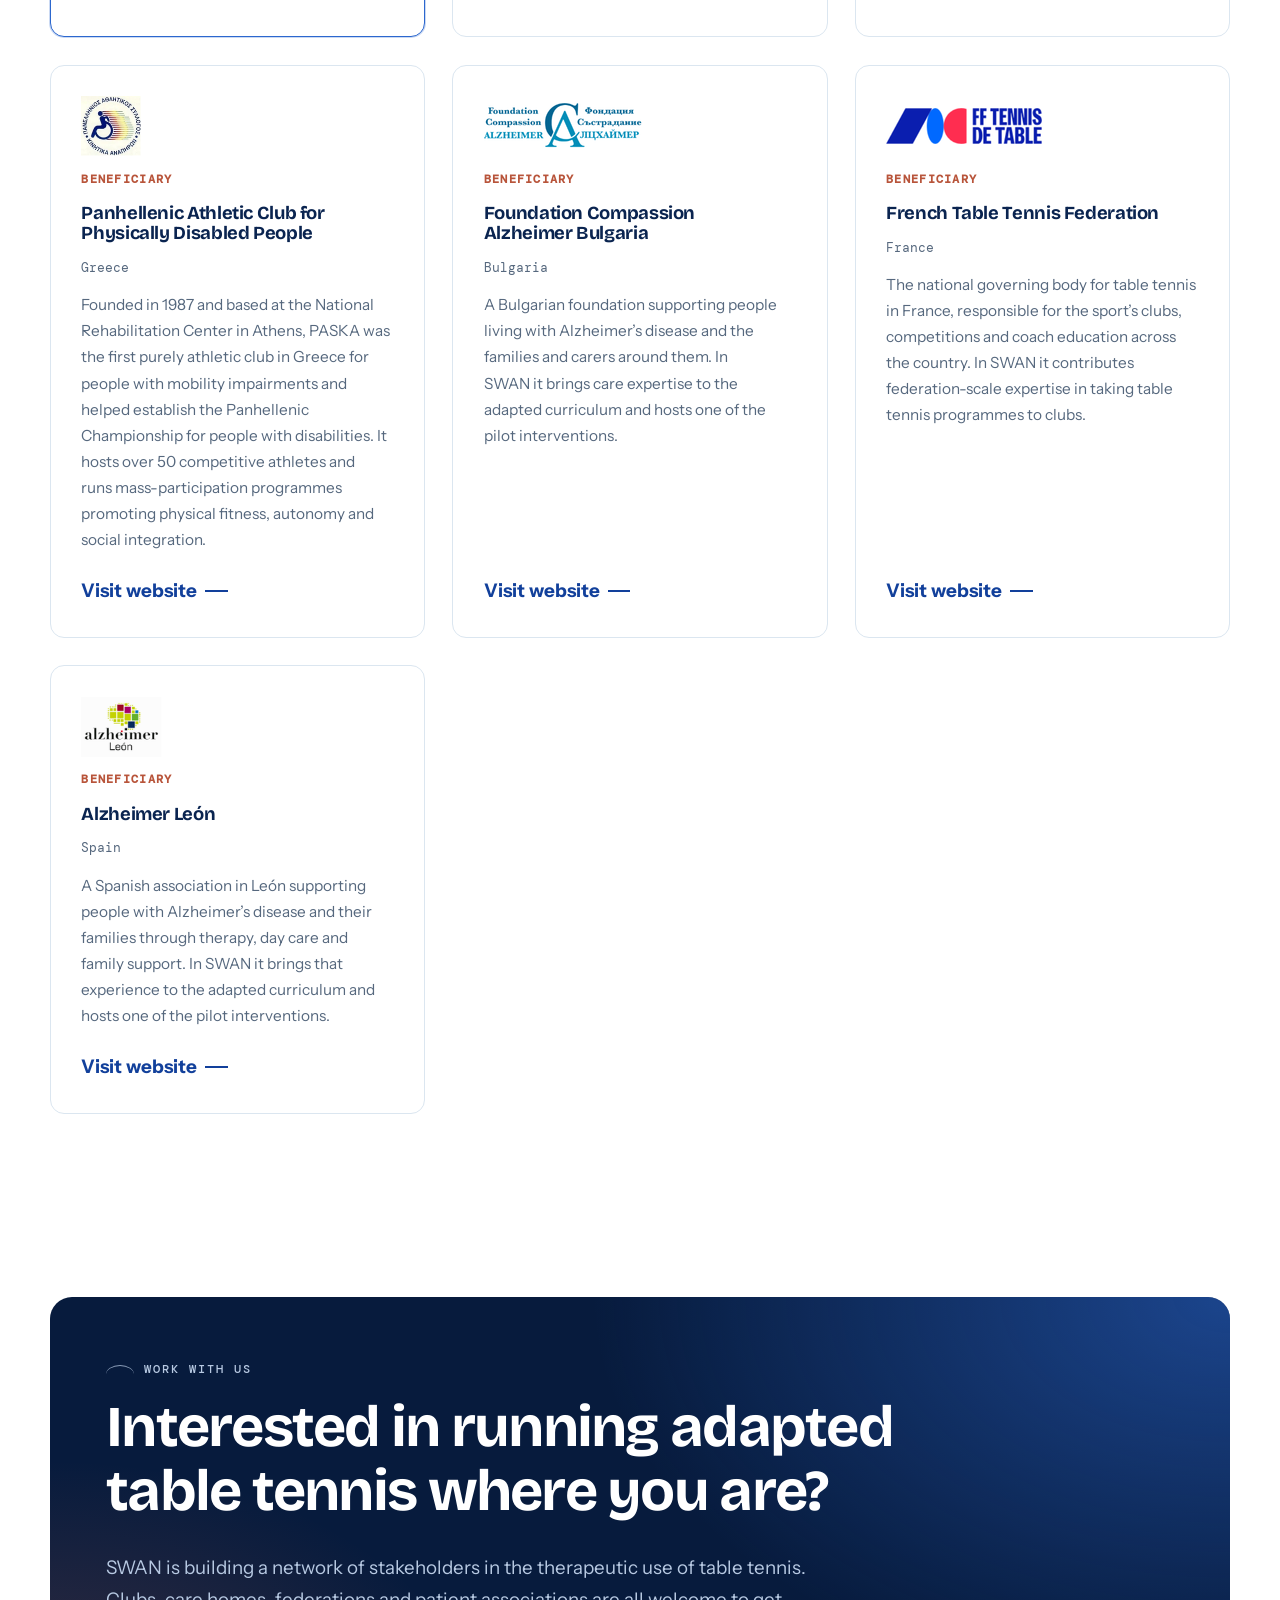
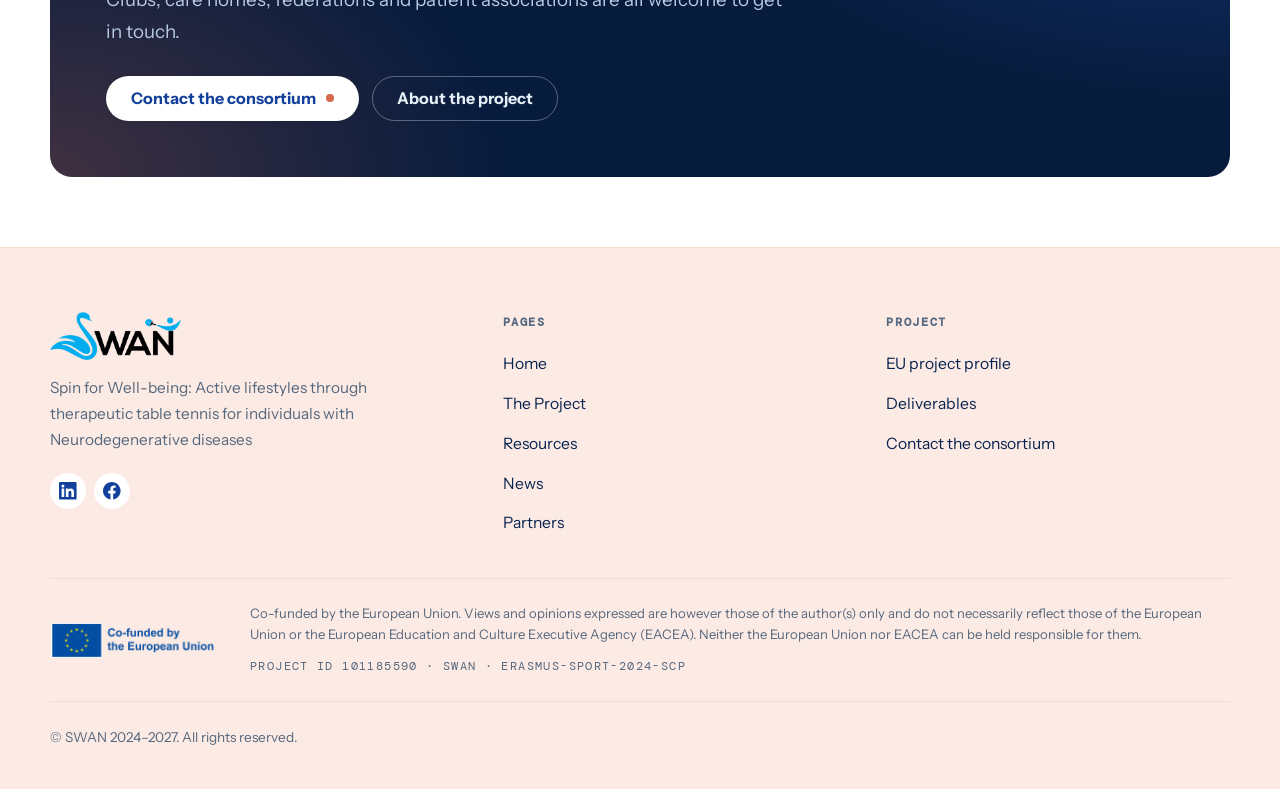
<file: partners.html>
<!DOCTYPE html>
<html lang="en">
<head>
<meta charset="utf-8">
<meta name="viewport" content="width=device-width, initial-scale=1">
<title>Partners — SWAN Erasmus+ Sport Project</title>
<meta name="description" content="The seven organisations behind SWAN: sports clubs and federations, care organisations, research institutes and universities working across seven European countries on therapeutic table tennis for neurodegenerative diseases.">
<link rel="icon" href="assets/img/swan-mark.svg" type="image/svg+xml">
<link rel="preload" href="assets/fonts/BricolageGrotesque-Bold.woff2" as="font" type="font/woff2" crossorigin>
<link rel="preload" href="assets/fonts/InstrumentSans-Regular.woff2" as="font" type="font/woff2" crossorigin>
<link rel="stylesheet" href="assets/css/style.css">
</head>
<body>

<div class="progress" aria-hidden="true"></div>
<a class="skip-link" href="#main">Skip to content</a>

<!-- Flag sprite for the language switcher in the header. Kept here so the
     header markup stays readable; each flag is referenced once by <use>. -->
<svg class="flag-sprite" aria-hidden="true" focusable="false" width="0" height="0">
  <defs>
    <clipPath id="flag-clip"><rect width="24" height="16"/></clipPath>

    <symbol id="flag-en" viewBox="0 0 24 16">
      <g clip-path="url(#flag-clip)">
        <rect width="24" height="16" fill="#012169"/>
        <path d="M0 0 24 16M24 0 0 16" stroke="#fff" stroke-width="3.6"/>
        <path d="M0 0 24 16M24 0 0 16" stroke="#C8102E" stroke-width="1.8"/>
        <path d="M12 0v16M0 8h24" stroke="#fff" stroke-width="5.4"/>
        <path d="M12 0v16M0 8h24" stroke="#C8102E" stroke-width="3.2"/>
      </g>
    </symbol>

    <symbol id="flag-el" viewBox="0 0 24 16">
      <rect width="24" height="16" fill="#0D5EAF"/>
      <g fill="#fff">
        <rect y="1.78" width="24" height="1.78"/>
        <rect y="5.33" width="24" height="1.78"/>
        <rect y="8.89" width="24" height="1.78"/>
        <rect y="12.44" width="24" height="1.78"/>
      </g>
      <rect width="8.89" height="8.89" fill="#0D5EAF"/>
      <path d="M3.56 0v8.89M0 3.56h8.89" stroke="#fff" stroke-width="1.78"/>
    </symbol>

    <symbol id="flag-sl" viewBox="0 0 24 16">
      <rect width="24" height="16" fill="#fff"/>
      <rect y="5.33" width="24" height="5.34" fill="#0000C8"/>
      <rect y="10.67" width="24" height="5.33" fill="#D50000"/>
      <path d="M3.9 2.5h5.4v4.1c0 2-2.7 3.1-2.7 3.1s-2.7-1.1-2.7-3.1z" fill="#0000C8" stroke="#D50000" stroke-width=".6"/>
      <path d="M4.9 6.7 6.6 4.1l1.7 2.6z" fill="#fff"/>
      <path d="M4.6 7.4h4v.7h-4z" fill="#fff"/>
    </symbol>

    <symbol id="flag-bg" viewBox="0 0 24 16">
      <rect width="24" height="16" fill="#fff"/>
      <rect y="5.33" width="24" height="5.34" fill="#00966E"/>
      <rect y="10.67" width="24" height="5.33" fill="#D62612"/>
    </symbol>

    <symbol id="flag-fr" viewBox="0 0 24 16">
      <rect width="24" height="16" fill="#fff"/>
      <rect width="8" height="16" fill="#002395"/>
      <rect x="16" width="8" height="16" fill="#ED2939"/>
    </symbol>

    <symbol id="flag-de" viewBox="0 0 24 16">
      <rect width="24" height="16" fill="#000"/>
      <rect y="5.33" width="24" height="5.34" fill="#DD0000"/>
      <rect y="10.67" width="24" height="5.33" fill="#FFCE00"/>
    </symbol>

    <symbol id="flag-es" viewBox="0 0 24 16">
      <rect width="24" height="16" fill="#AA151B"/>
      <rect y="4" width="24" height="8" fill="#F1BF00"/>
    </symbol>
  </defs>
</svg>


<header class="site-header">
  <nav class="container nav" aria-label="Main">
    <a class="brand" href="index.html">
      <img class="brand__logo" src="assets/img/swan-logo.png" alt="SWAN" width="787" height="289">
      <span class="visually-hidden">SWAN — Erasmus+ Sport Project</span>
    </a>

    <button class="nav__toggle" type="button" aria-expanded="false" aria-controls="nav-panel" aria-label="Menu">
      <span></span>
    </button>

    <div class="nav__panel" id="nav-panel">
      <ul class="nav__menu">
        <li><a class="nav__link" href="index.html">Home</a></li>
        <li><a class="nav__link" href="project.html">The Project</a></li>
        <li><a class="nav__link" href="resources.html">Resources</a></li>
        <li><a class="nav__link" href="news.html">News</a></li>
        <li><a class="nav__link" href="partners.html" aria-current="page">Partners</a></li>
      </ul>
      <!-- Language switcher. Only English exists so far, so the other six are
           marked unavailable rather than pointing at pages that are not there.
           To enable one, change its wrapper from
             <span class="lang__item lang__item--soon" aria-disabled="true">
           to
             <a class="lang__item" href="el/index.html" hreflang="el">
           and delete its <em>soon</em>. See the README for the full steps. -->
      <div class="lang">
        <button class="lang__toggle" type="button" aria-expanded="false" aria-controls="lang-menu">
          <svg class="flag" viewBox="0 0 24 16" aria-hidden="true"><use href="#flag-en"/></svg>
          <span class="lang__code">EN</span>
          <svg class="lang__chev" viewBox="0 0 12 8" aria-hidden="true"><path d="M1 1.6 6 6.4 11 1.6"/></svg>
          <span class="visually-hidden">Change language, English selected</span>
        </button>
        <ul class="lang__menu" id="lang-menu" hidden>
          <li>
            <span class="lang__item lang__item--current" lang="en" aria-current="true">
              <svg class="flag" viewBox="0 0 24 16" aria-hidden="true"><use href="#flag-en"/></svg>
              <span>English</span>
            </span>
          </li>
          <li>
            <span class="lang__item lang__item--soon" aria-disabled="true">
              <svg class="flag" viewBox="0 0 24 16" aria-hidden="true"><use href="#flag-el"/></svg>
              <span lang="el">Ελληνικά</span>
              <em>soon</em>
            </span>
          </li>
          <li>
            <span class="lang__item lang__item--soon" aria-disabled="true">
              <svg class="flag" viewBox="0 0 24 16" aria-hidden="true"><use href="#flag-sl"/></svg>
              <span lang="sl">Slovenščina</span>
              <em>soon</em>
            </span>
          </li>
          <li>
            <span class="lang__item lang__item--soon" aria-disabled="true">
              <svg class="flag" viewBox="0 0 24 16" aria-hidden="true"><use href="#flag-bg"/></svg>
              <span lang="bg">Български</span>
              <em>soon</em>
            </span>
          </li>
          <li>
            <span class="lang__item lang__item--soon" aria-disabled="true">
              <svg class="flag" viewBox="0 0 24 16" aria-hidden="true"><use href="#flag-fr"/></svg>
              <span lang="fr">Français</span>
              <em>soon</em>
            </span>
          </li>
          <li>
            <span class="lang__item lang__item--soon" aria-disabled="true">
              <svg class="flag" viewBox="0 0 24 16" aria-hidden="true"><use href="#flag-de"/></svg>
              <span lang="de">Deutsch</span>
              <em>soon</em>
            </span>
          </li>
          <li>
            <span class="lang__item lang__item--soon" aria-disabled="true">
              <svg class="flag" viewBox="0 0 24 16" aria-hidden="true"><use href="#flag-es"/></svg>
              <span lang="es">Español</span>
              <em>soon</em>
            </span>
          </li>
        </ul>
      </div>
      <div class="nav__social">
        <a href="https://www.linkedin.com/company/swan-erasmus" target="_blank" rel="noopener" aria-label="SWAN on LinkedIn">
          <svg viewBox="0 0 24 24" aria-hidden="true"><path d="M20.45 20.45h-3.56v-5.57c0-1.33-.02-3.04-1.85-3.04-1.85 0-2.14 1.45-2.14 2.94v5.67H9.35V9h3.42v1.56h.05a3.75 3.75 0 0 1 3.37-1.85c3.6 0 4.27 2.37 4.27 5.46v6.28zM5.34 7.43a2.07 2.07 0 1 1 0-4.14 2.07 2.07 0 0 1 0 4.14zM7.12 20.45H3.55V9h3.57v11.45zM22.22 0H1.77C.79 0 0 .77 0 1.72v20.55C0 23.23.79 24 1.77 24h20.45c.98 0 1.78-.77 1.78-1.73V1.72C24 .77 23.2 0 22.22 0z"/></svg>
        </a>
        <a href="https://www.facebook.com/swanerasmus" target="_blank" rel="noopener" aria-label="SWAN on Facebook">
          <svg viewBox="0 0 24 24" aria-hidden="true"><path d="M24 12.07C24 5.4 18.63 0 12 0S0 5.4 0 12.07C0 18.1 4.39 23.1 10.13 24v-8.44H7.08v-3.49h3.05V9.41c0-3.02 1.79-4.69 4.53-4.69 1.31 0 2.68.24 2.68.24v2.97h-1.51c-1.49 0-1.96.93-1.96 1.89v2.25h3.33l-.53 3.49h-2.8V24C19.61 23.1 24 18.1 24 12.07z"/></svg>
        </a>
      </div>
    </div>

    <div class="nav__scrim" aria-hidden="true"></div>
  </nav>
</header>

<main id="main">

  <!-- ================= PAGE HERO ================= -->
  <section class="page-hero">
    <div class="page-hero__decor" aria-hidden="true">
      <svg viewBox="0 0 400 400">
        <circle cx="200" cy="200" r="14"/><circle cx="200" cy="70" r="14"/>
        <circle cx="313" cy="135" r="14"/><circle cx="313" cy="265" r="14"/>
        <circle cx="200" cy="330" r="14"/><circle cx="87" cy="265" r="14"/>
        <circle cx="87" cy="135" r="14"/>
        <path d="M200 70 200 200M313 135 200 200M313 265 200 200M200 330 200 200M87 265 200 200M87 135 200 200" stroke-dasharray="3 10" stroke-linecap="round"/>
      </svg>
    </div>
    <div class="container page-hero__inner reveal">
      <p class="eyebrow">Partners</p>
      <h1>The SWAN consortium</h1>
      <p>
        From sports clubs and federations to care organisations and universities &mdash;
        seven partners across seven countries, each contributing a different part of
        what it takes to put adapted table tennis into practice.
      </p>
    </div>
  </section>

  <!-- ================= PARTNER LOGO BANNER ================= -->
  <section class="section section--tight">
    <div class="container reveal">
      <!-- PLACEHOLDER. Replace assets/img/partners-all.png with your own
           combined partner-logo image, keeping the filename, and update the
           width/height attributes below to your file's real pixel size. -->
      <div class="partners-banner">
        <img src="assets/img/partners-all.png"
             alt="Logos of the seven SWAN partner organisations"
             width="2678" height="283">
      </div>
    </div>
  </section>

  <!-- ================= CONSORTIUM MAP =================
       Pins sit at each partner's true relative geographic position.
       Clicking a pin jumps to that partner's card below.
  ============================================================== -->
  <section class="section section--sky">
    <div class="container">
      <div class="section-head section-head--wide reveal">
        <p class="eyebrow">Where SWAN works</p>
        <h2>Seven partners, seven countries</h2>
        <p>
          Pilot interventions will run in Spain, Greece and Bulgaria. Research and
          coordination are shared across the whole consortium.
        </p>
      </div>

      <div class="cmap reveal">
        <svg class="cmap__svg" viewBox="0 0 900 723" role="img"
             aria-label="Map of Europe with the seven SWAN partner countries marked">
  <g class="cmap__land">
    <path d="M128,139 124,143 122,142 120,143 121,141 122,138 124,137 126,134 128,133 129,137 128,139Z"/>
    <path d="M161,213 160,215 155,216 153,217 150,220 144,219 140,216 138,214 136,215 133,215 131,215 132,213 134,212 130,212 128,210 125,210 122,212 118,213 114,211 113,208 112,206 113,204 118,201 125,198 128,197 131,194 133,193 134,191 135,189 136,187 134,185 134,183 134,180 133,177 131,176 129,177 126,178 124,179 122,179 123,177 125,175 128,173 129,171 130,169 133,167 139,165 142,165 145,165 147,164 149,164 153,166 152,162 154,161 156,165 160,165 158,164 155,162 154,159 154,157 155,154 156,152 154,151 154,149 154,147 157,146 158,143 158,141 157,139 155,140 153,141 149,138 147,136 144,131 143,128 146,122 150,118 154,117 146,117 144,117 142,119 140,119 137,121 134,122 132,121 130,120 128,122 125,123 123,122 120,120 118,122 118,125 116,123 114,120 113,118 113,116 115,116 117,111 120,105 122,104 122,101 121,98 118,95 118,93 119,90 124,89 122,88 119,85 120,82 118,86 114,87 114,89 112,89 111,87 112,85 113,83 116,80 114,81 111,84 109,86 108,88 109,92 105,104 105,106 102,106 101,104 103,98 104,96 106,92 104,93 104,85 105,83 106,80 107,77 108,75 109,72 110,69 111,67 112,65 105,70 101,71 99,71 98,69 97,67 94,66 96,65 99,64 102,62 99,61 102,59 105,55 105,51 104,49 101,47 100,45 101,43 103,43 105,42 103,41 102,39 103,35 104,32 109,32 111,32 113,32 109,28 109,25 109,23 111,22 115,22 116,20 114,18 115,15 116,13 118,12 120,12 122,14 125,13 127,14 132,13 138,12 142,11 146,11 150,10 154,11 153,14 153,16 152,18 151,20 147,22 140,27 136,30 135,33 137,34 134,38 133,41 136,41 138,40 143,39 147,37 149,37 153,38 156,38 158,38 169,38 173,38 175,38 177,40 178,44 177,46 175,48 174,50 173,52 172,55 169,62 166,66 164,68 163,71 161,72 159,73 154,74 152,74 151,76 149,76 151,76 153,76 157,75 162,78 159,81 155,81 151,84 148,86 146,86 141,85 143,86 154,88 158,86 163,86 171,90 174,92 177,96 179,98 181,99 182,101 183,108 185,115 188,122 189,124 191,126 198,129 200,130 203,133 206,137 208,139 211,141 209,144 210,146 211,149 213,152 215,156 213,155 211,155 208,152 204,153 202,153 200,153 204,153 207,154 215,160 218,164 220,169 219,171 217,173 215,174 214,176 218,179 220,179 223,175 227,174 229,174 231,175 233,175 238,176 240,177 245,181 246,183 247,186 247,189 246,192 245,194 244,198 243,200 240,203 238,204 238,207 236,208 234,209 231,208 227,210 230,211 231,213 230,215 228,216 226,216 224,216 221,218 223,217 225,218 225,220 230,221 233,221 237,221 239,221 240,226 233,230 232,232 231,234 228,233 226,235 223,236 221,237 219,238 217,238 209,237 204,237 198,238 196,238 194,237 191,236 188,236 185,234 187,237 184,239 182,239 180,239 177,240 174,239 174,241 174,243 167,242 164,243 161,241 159,240 157,239 155,240 147,242 145,244 145,248 144,251 142,253 139,254 137,252 133,250 131,249 128,250 126,250 121,252 116,256 114,259 112,260 110,258 108,257 105,258 103,258 105,255 110,253 113,250 115,247 117,245 119,243 124,238 125,234 125,232 130,231 132,226 139,225 143,225 148,226 150,226 152,225 154,224 157,220 159,218 161,216 163,214 166,210 164,211 161,213ZM132,164 135,165 132,167 130,169 128,170 127,168 125,166 124,162 127,161 129,161 132,164ZM193,-44 190,-46 192,-50 194,-49 193,-46 193,-44ZM188,-44 188,-42 190,-41 193,-42 192,-40 191,-35 190,-33 190,-29 188,-26 188,-30 188,-32 187,-34 184,-34 184,-36 182,-36 182,-38 184,-37 186,-39 185,-42 183,-43 186,-46 188,-47 188,-44ZM198,-52 197,-50 195,-49 195,-52 197,-53ZM152,6 149,6 147,3 150,3 151,5ZM154,-1 157,0 159,1 159,3 157,3 155,2 152,2 150,1 148,1 148,-1 149,-4 152,-4 154,-3 154,-1ZM160,-5 158,-5 158,-7 156,-8 154,-9 158,-8 160,-7 160,-5ZM114,103 112,103 110,102 109,98 109,96 111,95 113,96 114,99 114,101 114,103ZM101,77 93,78 91,78 93,76 94,73 91,71 91,69 93,68 95,68 98,71 100,72 101,77ZM94,89 95,92 96,95 95,97 92,98 92,96 91,93 88,95 88,93 89,91 91,91 93,90ZM97,92 95,91 96,89 98,88 98,85 101,84 101,87 97,92ZM93,18 90,23 89,25 86,26 88,26 89,28 86,31 84,31 81,34 79,35 77,36 76,34 78,33 80,31 77,30 76,28 78,27 76,27 76,25 77,23 80,24 83,23 82,21 86,18 91,15 93,15 93,18ZM91,59 89,59 88,57 91,56 92,58ZM94,43 94,45 94,48 95,50 99,50 102,50 103,52 101,54 98,56 96,56 96,52 94,53 92,53 90,51 88,48 84,47 82,46 83,44 85,44 85,42 89,40 91,38 94,41 94,43ZM73,38 76,40 74,42 71,42 67,40 69,39 71,39 73,38ZM73,55 71,55 69,52 70,49 69,47 72,47 73,54ZM93,142 91,142 89,143 86,143 84,143 84,140 82,139 80,137 80,135 77,133 75,134 73,136 74,138 71,140 69,141 67,141 64,139 61,138 60,136 56,133 56,131 62,128 62,126 60,125 62,124 64,124 66,123 68,121 69,119 70,116 73,113 75,114 77,113 78,110 80,110 83,110 88,109 90,109 92,109 94,109 96,112 97,115 99,118 102,121 102,123 99,125 101,125 105,125 106,127 107,129 107,132 105,130 103,129 104,131 103,134 105,134 104,137 102,138 100,138 99,140 98,142 96,143 94,143ZM192,240 190,243 188,243 184,241 186,239 191,239Z"/>
    <path d="M953,344 945,344 940,345 936,350 933,349 930,351 928,352 925,355 923,354 920,354 918,355 915,357 913,357 910,357 906,358 898,365 895,370 893,372 891,373 895,369 896,367 896,365 895,363 892,368 890,369 887,371 887,374 888,376 889,380 890,384 886,382 886,379 884,377 881,377 878,374 875,373 873,373 871,373 867,370 864,370 864,372 861,374 857,372 850,372 848,372 841,374 839,372 833,368 831,368 829,368 829,366 831,366 833,365 829,363 827,362 825,361 827,360 830,361 835,361 839,362 843,359 839,360 835,359 833,357 831,353 832,351 831,348 830,344 828,341 829,345 830,347 831,349 830,355 830,357 828,358 826,357 823,357 824,354 821,358 819,358 816,358 809,360 809,362 808,365 807,367 803,373 798,380 794,382 792,383 790,384 787,383 786,385 786,388 788,395 788,397 785,394 782,393 779,393 775,396 772,397 770,396 770,398 764,397 761,395 759,392 761,391 764,390 765,388 764,386 766,384 768,382 769,380 769,378 771,377 773,375 774,372 773,368 773,366 773,364 775,362 777,361 778,365 780,363 782,363 784,363 786,364 788,363 790,366 795,365 792,360 792,358 792,355 792,353 788,350 786,349 785,347 784,344 785,342 785,340 783,339 781,336 778,334 777,332 777,330 778,328 778,326 778,322 777,319 775,320 773,320 772,318 770,315 766,314 764,316 763,314 761,314 762,312 760,311 758,311 756,310 754,309 751,306 749,305 747,305 744,305 742,306 740,307 736,308 734,307 729,310 727,311 725,312 722,312 721,315 719,318 714,319 710,320 706,321 700,323 698,326 696,326 694,325 690,322 689,320 687,320 685,320 683,321 681,321 679,320 677,320 672,319 670,318 666,318 662,316 660,317 656,319 655,317 654,315 652,315 650,314 649,312 647,311 645,311 644,309 644,306 641,306 641,302 644,298 646,293 647,291 649,288 652,288 654,289 655,287 653,285 653,282 653,279 651,275 652,272 656,267 657,265 659,263 663,258 666,255 668,254 671,251 672,249 677,248 678,246 679,242 678,239 677,237 679,237 679,235 677,233 675,228 672,224 671,222 671,220 671,218 670,216 670,214 672,213 675,213 677,214 680,212 683,209 684,207 687,206 689,206 691,206 694,205 696,205 698,204 702,204 708,205 712,205 715,205 721,207 724,207 727,208 731,209 735,210 737,209 741,214 744,214 747,214 749,215 749,217 751,216 752,214 755,215 758,214 760,215 763,215 765,215 767,218 769,219 770,217 773,215 775,213 777,214 779,217 780,219 783,220 785,219 788,219 792,218 795,217 797,218 800,220 800,222 802,223 804,224 805,222 805,220 805,218 804,216 804,214 805,211 806,209 808,206 810,204 813,201 816,201 820,199 824,199 828,200 830,200 832,201 835,201 838,199 839,195 841,194 845,194 848,195 850,195 854,193 857,192 860,193 863,193 866,193 869,195 871,198 873,203 879,209 878,211 876,211 873,212 874,214 875,217 875,219 875,221 875,223 880,225 883,226 885,226 888,226 890,226 892,226 893,228 893,230 896,230 896,232 897,234 898,237 899,239 899,241 898,243 898,245 900,247 902,250 906,249 908,248 910,248 912,249 914,251 916,252 919,252 921,254 923,253 929,251 932,250 934,249 936,248 939,250 940,252 941,254 943,257 947,261 949,263 951,262 952,260 957,261 959,262 961,262 963,264 966,265 968,266 970,265 972,265 973,267 975,268 977,268 980,270 983,273 985,273 988,272 989,274 988,277 990,279 989,282 987,285 985,287 982,288 981,290 982,292 984,293 987,294 985,295 983,295 981,297 981,299 980,301 983,302 984,304 985,306 985,308 985,310 985,313 983,317 983,319 983,321 982,323 980,323 975,323 971,323 969,323 966,322 964,323 962,326 961,328 958,329 956,329 954,331 953,333 953,335 952,337 952,339 954,339 953,341 952,343ZM832,370 835,372 832,371 826,370 824,369 823,367 823,365 824,367 832,370Z"/>
    <path d="M716,546 711,547 711,544 714,543 716,544 716,546ZM1016,506 1018,506 1020,507 1022,508 1024,506 1027,506 1030,507 1033,508 1035,508 1037,504 1039,504 1041,504 1042,506 1046,510 1048,512 1048,514 1051,515 1053,516 1054,518 1055,521 1057,522 1059,527 1059,529 1059,531 1058,533 1056,536 1057,538 1058,543 1059,545 1060,548 1063,549 1065,549 1068,549 1070,548 1072,550 1075,553 1079,557 1080,559 1076,556 1073,559 1072,566 1069,567 1067,567 1065,567 1066,570 1066,572 1068,574 1068,577 1067,579 1069,582 1069,587 1070,589 1070,591 1070,595 1071,597 1073,597 1072,600 1071,603 1070,606 1069,608 1069,610 1071,611 1075,615 1075,617 1075,619 1076,622 1076,624 1078,626 1080,628 1079,630 1079,632 1077,631 1075,632 1072,635 1070,637 1068,635 1069,630 1068,628 1066,627 1063,629 1061,630 1058,630 1056,630 1051,627 1049,626 1047,626 1044,627 1041,626 1038,629 1035,633 1033,633 1032,630 1031,628 1029,628 1027,630 1024,632 1021,633 1016,634 1013,634 1008,634 1006,633 1003,633 1001,634 996,636 987,641 981,644 977,645 975,646 970,646 966,645 963,645 960,642 957,640 954,639 952,639 947,642 945,643 943,644 939,646 937,647 935,647 933,646 930,646 928,643 925,642 922,642 921,645 920,651 922,658 919,659 917,660 916,665 914,666 913,670 909,668 909,665 907,661 906,656 907,654 910,650 913,646 913,644 913,642 911,639 908,641 906,643 903,644 902,646 901,648 898,649 894,647 889,644 887,642 885,642 883,643 877,648 871,655 870,657 865,660 862,661 860,661 854,662 850,663 848,664 843,662 840,660 838,658 835,652 833,650 828,648 820,642 818,642 812,641 806,640 805,642 804,650 803,652 803,656 801,658 799,657 795,658 789,660 781,658 779,656 777,654 776,650 775,648 775,645 772,646 769,645 764,642 761,642 759,645 757,647 755,647 756,644 751,644 748,646 746,645 744,645 746,643 748,643 754,642 756,639 759,636 757,636 748,636 742,636 740,634 743,633 746,632 746,629 743,627 741,626 739,622 738,619 737,617 740,615 740,611 740,608 734,606 732,603 729,602 727,603 724,601 722,599 723,597 724,595 723,591 723,589 725,589 727,591 728,593 728,595 729,597 730,595 733,597 737,595 735,594 732,591 732,589 731,587 734,585 736,582 734,580 732,580 732,578 733,575 730,571 730,569 732,566 734,564 732,562 725,563 723,565 718,565 718,563 719,560 719,553 720,550 722,549 725,544 730,538 736,538 738,536 741,536 742,538 745,540 750,540 752,539 750,536 752,535 755,535 754,537 753,539 760,538 767,539 769,538 774,538 774,536 772,536 770,534 773,531 775,531 784,529 791,528 781,526 779,525 776,522 775,520 775,518 776,516 777,514 780,514 792,516 800,515 809,518 818,518 820,516 822,511 834,504 838,500 843,497 851,495 857,492 859,491 875,493 885,493 890,490 893,491 893,493 893,495 894,498 896,500 901,502 908,500 911,501 913,508 915,511 918,513 920,513 921,511 925,510 929,513 930,515 937,517 944,518 947,521 956,523 959,522 965,520 976,518 983,521 985,522 987,521 990,522 992,522 1000,518 1003,515 1006,515 1008,513 1014,508 1016,506ZM755,493 755,496 756,500 759,505 762,507 773,513 775,514 775,517 774,519 770,521 761,519 758,518 756,519 753,521 750,520 745,521 744,525 740,530 735,533 731,535 725,542 723,546 721,547 721,545 721,542 721,540 723,538 725,537 730,534 731,531 727,532 723,532 720,532 718,532 717,530 717,528 720,526 721,524 723,522 723,520 722,518 723,514 727,511 728,509 728,506 727,503 725,501 722,500 722,498 726,497 727,495 727,493 729,493 732,492 735,491 739,490 741,489 743,491 745,493 747,494 750,493 752,492 755,493Z"/>
    <path d="M436,747 435,753 435,755 435,758 435,762 436,766 436,769 433,771 429,774 426,776 422,779 420,782 418,783 417,787 416,789 412,790 410,793 409,796 410,803 411,809 411,812 411,814 411,816 409,820 408,822 405,827 403,829 399,831 397,832 396,825 395,820 394,815 393,806 391,799 390,792 389,785 388,779 384,775 381,772 378,769 374,765 374,761 372,754 370,750 365,747 363,745 362,742 361,736 359,731 358,728 358,724 358,721 363,716 365,711 367,710 369,708 371,704 372,702 373,699 373,695 374,692 375,688 375,686 374,683 374,677 374,675 373,673 373,671 372,669 373,664 374,660 374,655 374,653 372,651 375,647 376,643 378,643 379,641 379,638 384,636 388,632 390,631 400,627 402,627 403,629 403,632 404,630 406,629 408,629 410,630 410,635 413,640 412,643 414,644 416,642 418,640 421,638 425,635 427,634 427,637 428,640 425,644 422,651 419,653 417,656 416,658 416,660 416,664 418,669 420,671 422,672 426,676 426,678 426,681 427,685 428,687 425,693 423,698 420,704 417,707 410,713 409,715 408,717 407,719 407,722 410,727 412,731 415,733 420,732 420,734 420,737 422,737 424,737 425,734 427,736 429,741 431,743 430,745 432,746 434,746 436,747ZM425,731 423,732 421,731 421,727 424,726 426,728 426,730Z"/>
    <path d="M908,668 912,670 914,667 916,665 917,660 919,659 921,659 920,652 921,645 922,643 925,642 928,643 929,645 933,646 935,647 937,647 939,646 943,644 945,643 947,642 952,639 954,639 956,640 960,642 962,645 966,645 970,646 975,646 977,645 981,644 987,641 996,636 1001,634 1003,633 1006,633 1008,634 1012,634 1016,634 1021,633 1024,632 1027,630 1029,628 1031,628 1032,630 1033,633 1033,635 1030,637 1027,641 1025,644 1022,648 1019,649 1015,650 1013,652 1012,654 1012,657 1011,659 1011,663 1012,667 1013,671 1013,673 1013,676 1012,678 1011,682 1011,686 1010,693 1010,700 1008,705 1006,711 1000,714 995,717 989,722 984,726 979,730 973,734 969,737 963,741 958,745 953,749 949,752 944,757 940,760 935,764 931,768 926,772 919,771 917,770 915,768 911,766 909,762 908,760 906,760 906,757 908,754 907,752 907,750 906,748 906,746 906,744 906,742 907,740 908,738 910,736 909,734 909,731 910,729 913,728 915,728 917,728 915,726 915,724 917,723 919,721 920,719 921,717 919,711 917,709 917,707 918,705 915,704 913,705 909,705 908,698 908,696 908,692 909,688 908,686 908,684 908,682 905,678 907,670 908,668Z"/>
    <path d="M397,332 399,334 399,336 397,339 396,342 396,344 398,345 402,346 404,348 406,350 409,351 413,348 415,350 414,355 414,357 415,359 413,360 410,358 408,359 407,362 408,364 409,366 409,368 407,369 406,367 404,365 402,366 399,367 397,367 396,364 395,362 393,362 392,365 392,368 391,370 388,373 388,375 387,377 388,380 386,381 385,378 383,376 384,374 380,373 379,371 377,369 376,364 374,364 372,366 370,368 370,371 368,375 365,378 360,377 357,378 355,379 351,379 349,379 348,377 346,375 346,373 344,371 345,368 344,365 340,363 337,364 335,365 333,367 334,369 331,372 329,372 328,370 330,369 331,366 330,364 331,361 332,358 335,356 337,354 337,352 338,349 341,347 342,345 345,342 347,339 348,337 346,336 348,334 351,333 352,335 354,335 357,334 357,332 360,330 362,331 366,331 370,330 372,330 374,330 376,330 379,329 376,328 376,326 378,325 380,325 382,327 384,327 390,328 394,330 397,332Z"/>
    <path d="M582,34 580,36 578,37 577,44 579,46 576,47 575,51 572,52 569,55 568,58 566,60 564,60 565,58 567,55 565,54 564,52 563,50 564,48 564,45 564,42 565,40 567,39 569,36 572,34 575,33 577,34 578,32 580,32 582,34ZM533,78 532,80 530,78 530,73 531,70 535,61 537,61 539,55 540,53 541,51 542,49 544,48 543,50 543,52 540,58 539,62 533,78ZM433,-1 435,3 438,2 440,-1 440,-5 441,-8 440,-12 439,-16 442,-20 443,-23 444,-25 447,-26 451,-28 453,-30 455,-32 455,-36 455,-38 457,-42 456,-45 454,-49 451,-55 451,-58 454,-59 458,-59 459,-61 460,-63 462,-66 462,-68 460,-71 457,-74 455,-74 451,-77 448,-79 450,-86 451,-92 451,-95 447,-104 448,-106 448,-108 447,-111 447,-113 449,-116 448,-118 445,-124 449,-130 449,-133 451,-135 455,-140 458,-143 461,-145 464,-146 468,-147 470,-147 477,-146 483,-145 485,-147 487,-150 487,-152 486,-156 485,-158 481,-159 477,-161 482,-168 486,-172 491,-178 492,-181 495,-192 495,-195 496,-198 496,-201 494,-206 502,-207 504,-207 506,-208 510,-210 513,-211 511,-217 514,-218 520,-225 527,-231 530,-233 531,-236 530,-239 528,-240 525,-244 526,-246 529,-246 531,-247 534,-249 538,-257 545,-261 548,-263 553,-262 560,-259 563,-263 565,-266 564,-269 564,-274 564,-276 567,-276 569,-277 576,-275 578,-275 582,-275 586,-274 594,-272 597,-271 599,-271 601,-272 605,-274 599,-276 603,-278 605,-280 606,-282 607,-285 605,-287 602,-290 610,-290 612,-290 617,-289 618,-287 623,-284 628,-281 631,-279 633,-278 636,-277 639,-275 642,-274 646,-274 654,-272 658,-269 660,-268 662,-264 664,-264 667,-261 670,-259 668,-257 668,-254 668,-252 669,-249 667,-246 667,-244 671,-244 673,-241 671,-239 670,-237 670,-235 671,-233 673,-231 675,-229 677,-227 676,-225 675,-223 675,-221 675,-219 673,-217 671,-215 671,-213 671,-211 672,-209 676,-207 677,-204 678,-202 680,-197 675,-196 671,-198 666,-197 662,-196 660,-195 657,-196 653,-199 651,-197 649,-197 646,-198 645,-196 644,-192 640,-191 642,-190 640,-189 637,-189 638,-187 636,-186 633,-185 630,-185 630,-183 631,-181 628,-183 629,-181 631,-178 628,-174 625,-172 623,-170 622,-168 625,-166 626,-163 627,-160 629,-158 628,-156 624,-153 620,-150 615,-141 613,-140 609,-138 607,-137 604,-135 598,-133 596,-131 595,-129 593,-129 590,-130 590,-128 588,-130 586,-128 585,-126 581,-123 577,-123 577,-121 574,-121 572,-119 569,-117 567,-116 571,-115 570,-113 566,-111 563,-110 560,-111 561,-108 560,-106 562,-104 560,-104 558,-101 556,-101 554,-100 552,-101 550,-101 549,-99 550,-96 552,-94 554,-94 552,-92 551,-87 549,-83 550,-80 551,-78 548,-78 546,-79 546,-77 544,-75 545,-72 545,-69 546,-67 545,-65 546,-62 546,-57 547,-52 547,-49 549,-47 551,-47 553,-48 554,-46 555,-44 559,-46 562,-44 564,-41 566,-39 569,-39 572,-36 572,-33 577,-31 578,-28 580,-24 580,-22 575,-19 574,-17 572,-16 569,-14 567,-13 565,-12 561,-10 564,-9 567,-11 569,-11 571,-12 573,-9 571,-8 569,-8 569,-5 567,-3 563,-2 561,0 558,1 555,2 551,4 549,6 544,8 542,10 535,10 529,10 527,11 529,11 532,11 536,12 538,12 540,15 535,16 536,20 537,23 536,31 534,31 533,34 534,36 534,39 534,41 535,43 535,45 532,50 532,52 532,54 533,56 531,60 530,63 529,66 527,70 525,72 523,80 521,82 519,83 517,82 515,81 513,81 510,82 504,82 499,82 498,86 495,85 493,86 489,90 488,92 488,95 489,97 490,100 487,104 485,104 480,103 471,106 462,104 463,102 463,100 464,98 464,96 464,94 463,92 461,90 457,83 455,80 454,78 459,80 461,79 460,77 458,74 460,74 462,74 463,72 462,69 459,68 456,63 453,61 448,51 446,45 444,46 444,43 443,40 443,38 440,37 439,30 436,29 435,26 434,19 432,18 431,15 430,9 430,4 429,2 429,0 430,-2 432,-3 433,-1ZM584,31 583,33 581,31 583,29 586,30 584,31Z"/>
    <path d="M649,287 648,290 646,293 645,297 641,302 641,306 634,308 632,307 631,305 629,303 627,302 623,303 621,304 619,303 617,302 612,302 609,303 606,310 602,312 599,314 596,314 594,312 592,312 590,313 590,315 586,316 579,317 577,318 576,320 576,322 576,324 571,325 564,325 560,325 557,325 554,324 551,321 548,318 545,318 543,316 541,312 539,307 539,305 541,302 542,299 543,296 545,294 548,294 551,294 554,294 557,292 559,290 562,288 563,286 563,284 564,282 568,280 569,278 571,277 573,275 576,275 579,275 580,278 584,278 585,274 588,273 590,273 591,275 593,277 595,278 596,280 595,282 596,284 598,283 601,284 602,281 605,279 607,278 609,278 612,278 614,279 617,280 619,279 621,277 624,277 626,277 632,277 637,279 638,281 639,283 643,285 648,287Z"/>
    <path d="M626,410 629,411 631,412 634,414 637,415 639,416 641,418 643,418 645,414 648,413 651,415 653,416 652,418 649,418 648,420 649,423 651,425 652,427 650,430 650,432 648,433 646,435 646,438 646,440 646,442 647,444 648,448 649,450 652,451 654,453 655,456 658,457 657,459 656,461 654,463 652,466 650,466 648,467 647,469 648,471 647,474 648,476 649,478 647,481 645,483 643,481 640,483 638,482 636,483 634,484 631,485 629,482 631,481 631,479 633,475 634,473 632,472 627,470 627,468 626,466 624,465 622,462 620,460 617,458 616,456 614,456 612,457 612,459 613,461 609,464 609,466 607,468 607,466 605,465 603,464 599,460 597,460 594,458 591,457 589,453 586,451 584,449 584,447 586,446 588,446 590,446 590,444 590,442 588,438 586,436 586,434 589,435 591,434 591,432 589,429 587,427 585,426 583,424 583,422 583,420 585,416 586,414 587,411 588,409 585,407 583,408 581,409 581,407 583,406 582,401 583,399 585,400 587,400 588,398 586,397 582,395 581,393 581,391 580,389 580,386 579,383 578,381 579,379 581,377 583,376 585,376 587,375 589,374 591,372 593,371 595,372 597,372 599,371 603,372 605,373 606,375 607,377 610,379 613,382 614,384 615,386 615,388 615,390 617,393 620,396 622,397 624,398 627,399 629,401 628,403 626,405 628,407 630,407 628,409 626,409Z"/>
    <path d="M927,972 925,970 924,968 920,966 920,964 921,966 924,967 928,971ZM1132,1070 1130,1070 1127,1070 1125,1070 1122,1070 1120,1070 1118,1070 1116,1070 1113,1070 1109,1070 1105,1070 1099,1070 1094,1070 1092,1070 1088,1070 1083,1070 1079,1070 1075,1070 1071,1070 1068,1070 1066,1070 1064,1070 1062,1070 1059,1070 1057,1070 1054,1070 1052,1070 1049,1070 1047,1070 1049,1070 1047,1070 1045,1070 1041,1070 1039,1070 1037,1070 1035,1070 1033,1070 1031,1070 1027,1070 1021,1070 1019,1070 1016,1070 1011,1070 1009,1070 1005,1070 1002,1070 999,1070 996,1070 989,1070 985,1070 982,1070 980,1070 977,1070 973,1070 970,1070 968,1070 968,1064 969,1062 970,1059 969,1053 968,1050 968,1048 965,1045 967,1045 965,1042 964,1040 963,1036 962,1032 959,1025 957,1021 954,1015 950,1011 948,1009 947,1007 945,1007 943,1004 941,1004 937,999 936,995 933,989 933,987 934,985 934,981 933,979 932,975 927,965 926,963 924,962 923,957 923,953 920,952 915,937 911,932 910,929 907,924 905,918 902,913 899,904 894,896 892,894 887,894 885,893 883,895 883,892 884,889 886,882 886,876 889,858 893,858 897,859 902,860 907,862 910,862 915,857 919,853 921,848 923,844 928,842 933,840 938,839 940,835 941,830 946,826 948,824 945,819 942,815 938,810 935,806 931,800 928,796 933,794 939,792 944,790 951,787 956,785 963,783 967,781 971,777 975,778 981,780 988,781 994,783 996,784 1003,789 1007,792 1012,796 1018,800 1022,804 1027,808 1031,812 1037,818 1042,825 1047,830 1054,836 1060,843 1066,850 1071,855 1078,862 1085,863 1094,864 1102,865 1110,866 1114,865 1117,866 1122,866 1125,867 1131,868 1132,872 1132,876 1132,879 1132,881 1132,884 1132,886 1132,893 1132,898 1132,900 1132,902 1132,905 1132,907 1132,910 1132,913 1132,917 1132,920 1132,927 1132,931 1132,935 1132,937 1132,939 1132,941 1132,943 1132,946 1132,952 1132,956 1132,959 1132,962 1132,965 1132,967 1132,971 1132,975 1132,981 1132,985 1132,987 1132,990 1132,993 1132,995 1132,997 1132,999 1132,1003 1132,1005 1132,1009 1132,1011 1132,1013 1132,1015 1132,1017 1132,1019 1132,1021 1132,1023 1132,1025 1132,1027 1132,1030 1132,1032 1132,1034 1132,1036 1132,1038 1132,1040 1132,1042 1132,1044 1132,1046 1132,1048 1132,1050 1132,1052 1132,1050 1132,1053 1132,1056 1132,1060 1132,1064 1132,1067 1132,1070Z"/>
    <path d="M1132,483 1132,481 1132,478 1132,476 1132,474 1132,472 1132,470 1132,468 1132,466 1132,464 1132,462 1132,460 1132,455 1132,453 1132,450 1132,448 1132,446 1132,444 1132,442 1132,434 1132,432 1132,420 1132,417 1132,415 1132,412 1132,409 1132,407 1132,405 1132,403 1132,401 1132,399 1132,396 1132,398 1132,400 1132,402 1132,404 1132,401 1132,399 1132,396 1132,391 1132,389 1132,387 1132,385 1132,383 1132,380 1132,378 1132,376 1132,374 1132,372 1132,370 1132,367 1132,365 1132,362 1132,358 1132,355 1132,351 1132,349 1132,345 1132,343 1132,341 1132,338 1132,336 1132,334 1132,332 1132,329 1132,327 1132,324 1132,322 1132,319 1132,316 1132,314 1132,312 1132,309 1132,307 1132,310 1132,312 1132,314 1132,316 1132,319 1132,321 1132,325 1132,327 1132,325 1132,323 1132,320 1132,318 1132,314 1132,311 1132,308 1132,306 1132,304 1132,302 1132,299 1132,296 1132,293 1132,290 1132,284 1132,281 1132,278 1132,276 1132,274 1132,272 1132,270 1132,267 1132,264 1132,261 1132,258 1132,254 1132,252 1132,250 1132,248 1132,246 1132,244 1132,242 1132,240 1132,236 1132,232 1132,229 1132,226 1132,224 1132,222 1132,219 1132,217 1132,215 1132,211 1132,209 1132,205 1132,202 1132,199 1132,197 1132,194 1132,192 1132,190 1132,188 1132,186 1132,184 1132,182 1132,180 1132,177 1132,175 1132,173 1132,171 1132,169 1132,167 1132,164 1132,162 1132,159 1132,157 1132,159 1132,162 1132,164 1132,169 1132,174 1132,178 1132,180 1132,182 1132,184 1132,186 1132,188 1132,191 1132,194 1132,197 1132,200 1132,203 1132,207 1132,210 1132,214 1132,219 1132,224 1132,226 1132,228 1132,231 1132,233 1132,235 1132,238 1132,240 1132,242 1132,244 1132,246 1132,248 1132,250 1132,252 1132,256 1132,258 1132,260 1132,265 1132,269 1132,274 1132,272 1132,269 1132,265 1132,263 1132,261 1132,263 1132,259 1132,256 1132,254 1132,252 1132,254 1132,257 1132,259 1132,262 1132,264 1132,266 1132,269 1132,271 1132,273 1132,275 1132,277 1132,279 1132,284 1132,282 1132,280 1132,278 1132,274 1132,272 1132,270 1132,268 1132,265 1132,263 1132,261 1132,259 1132,255 1132,253 1132,251 1132,249 1132,247 1132,249 1132,251 1132,254 1132,256 1132,253 1132,251 1132,249 1132,247 1132,245 1132,243 1132,241 1132,238 1132,236 1132,234 1132,232 1132,230 1132,228 1132,225 1132,222 1132,220 1132,218 1132,215 1132,212 1132,210 1132,207 1132,205 1132,203 1132,201 1132,199 1132,204 1132,208 1132,211 1132,213 1132,215 1132,217 1132,220 1132,223 1132,225 1132,227 1132,230 1132,232 1132,235 1132,237 1132,240 1132,242 1132,244 1132,246 1132,248 1132,252 1132,254 1132,257 1132,260 1132,262 1132,265 1132,267 1132,265 1132,263 1132,261 1132,263 1132,261 1132,259 1132,256 1132,254 1132,252 1132,249 1132,246 1132,244 1132,241 1132,239 1132,241 1132,239 1132,237 1132,235 1132,237 1132,240 1132,243 1132,245 1132,247 1132,250 1132,253 1132,256 1132,258 1132,261 1132,263 1132,265 1132,268 1132,270 1132,272 1132,274 1132,276 1132,274 1132,276 1132,278 1132,281 1132,283 1132,285 1132,287 1132,285 1132,283 1132,281 1132,275 1132,273 1132,270 1132,268 1132,271 1132,273 1132,275 1132,273 1132,271 1132,268 1132,265 1132,263 1132,260 1132,258 1132,254 1132,252 1132,248 1132,245 1132,243 1132,241 1132,238 1132,235 1132,233 1132,235 1132,238 1132,240 1132,238 1132,235 1132,233 1132,231 1132,229 1132,227 1132,224 1132,226 1132,229 1132,231 1132,233 1132,236 1132,238 1132,233 1132,227 1132,220 1132,217 1132,206 1132,201 1132,192 1132,184 1132,176 1132,171 1132,166 1132,164 1132,159 1132,154 1132,150 1132,146 1132,144 1132,141 1132,139 1132,135 1132,132 1132,134 1132,136 1132,140 1132,142 1132,144 1132,148 1132,150 1132,152 1132,155 1132,158 1132,156 1132,160 1132,158 1132,156 1132,153 1132,150 1132,148 1132,145 1132,143 1132,145 1132,142 1132,144 1132,146 1132,143 1132,141 1132,139 1132,137 1132,135 1132,138 1132,140 1132,138 1132,134 1132,131 1132,129 1132,127 1132,124 1132,117 1132,112 1132,108 1132,110 1132,107 1132,105 1132,107 1132,110 1132,112 1132,114 1132,116 1132,119 1132,121 1132,123 1132,125 1132,127 1132,129 1132,132 1132,134 1132,136 1132,138 1132,140 1132,142 1132,144 1132,146 1132,143 1132,146 1132,148 1132,150 1132,152 1132,155 1132,157 1132,159 1132,161 1132,164 1132,166 1132,169 1132,172 1132,175 1132,178 1132,181 1132,183 1132,186 1132,191 1132,193 1132,196 1132,198 1132,202 1132,204 1132,206 1132,209 1132,211 1132,213 1132,216 1132,219 1132,222 1132,225 1132,227 1132,232 1132,235 1132,238 1132,240 1132,238 1132,236 1132,240 1132,243 1132,245 1132,243 1132,241 1132,239 1132,235 1132,232 1132,230 1132,232 1132,234 1132,230 1132,232 1132,236 1132,238 1132,240 1132,243 1132,241 1132,239 1132,235 1132,233 1132,231 1132,233 1132,235 1132,238 1132,241 1132,243 1132,245 1132,243 1132,241 1132,238 1132,234 1132,232 1132,230 1132,228 1132,225 1132,220 1132,217 1132,214 1132,212 1132,215 1132,217 1132,214 1132,212 1132,210 1132,212 1132,214 1132,217 1132,221 1132,223 1132,226 1132,228 1132,231 1132,233 1132,236 1132,239 1132,242 1132,244 1132,250 1132,254 1132,256 1132,260 1132,262 1132,264 1132,262 1132,258 1132,252 1132,249 1130,251 1128,254 1128,256 1128,259 1125,262 1122,265 1120,269 1119,275 1119,279 1122,282 1123,285 1122,288 1120,290 1117,295 1115,302 1116,306 1120,309 1123,310 1125,315 1125,318 1124,320 1125,322 1126,324 1128,326 1130,325 1132,324 1132,326 1132,330 1132,334 1132,338 1132,340 1132,344 1132,348 1132,354 1132,356 1132,354 1132,356 1132,359 1132,361 1132,363 1132,366 1132,368 1132,371 1132,373 1132,375 1132,377 1132,379 1132,382 1132,384 1132,386 1132,388 1132,385 1132,388 1132,390 1132,392 1130,396 1129,399 1128,401 1127,404 1126,406 1125,408 1124,410 1122,410 1120,413 1118,415 1117,418 1117,421 1121,423 1123,424 1125,426 1127,428 1129,431 1130,434 1131,440 1132,447 1132,439 1132,437 1132,439 1132,443 1132,448 1132,452 1132,455 1132,462 1132,464 1132,466 1132,468 1132,472 1132,474 1132,481 1132,486 1132,489 1132,493 1132,496 1132,498 1132,501 1132,503 1132,505 1132,507 1132,511 1132,515 1129,512 1127,507 1125,506 1123,504 1121,501 1119,499 1118,497 1115,497 1114,495 1112,495 1108,493 1106,492 1104,491 1102,491 1100,489 1098,487 1096,486 1097,481 1098,478 1095,476 1091,476 1088,473 1085,472 1083,471 1081,470 1079,474 1078,471 1076,470 1074,470 1071,471 1068,473 1065,475 1061,475 1059,474 1061,471 1057,468 1052,466 1047,463 1045,461 1043,459 1041,458 1039,458 1037,458 1034,456 1031,456 1028,457 1018,456 1015,455 1013,453 1008,452 1005,451 1003,449 1000,447 997,448 994,447 990,446 988,449 987,451 985,449 978,442 974,437 962,426 954,423 952,422 946,414 943,415 940,414 937,413 936,411 935,408 933,406 928,403 922,401 927,398 925,395 925,393 929,394 931,396 933,397 942,394 942,391 941,389 942,386 945,382 947,376 949,375 950,377 952,373 954,373 956,374 958,373 954,369 950,365 948,365 945,361 944,358 946,358 948,358 951,356 953,356 955,356 958,357 958,355 957,353 961,351 964,350 970,346 973,346 973,344 972,341 972,339 968,339 966,342 961,343 959,343 961,341 963,340 960,340 958,342 953,344 952,342 954,340 952,339 952,337 953,335 953,333 954,331 956,329 958,329 961,328 962,326 964,323 966,322 969,323 971,323 975,323 980,323 982,323 983,321 983,319 983,317 985,313 986,311 984,309 985,306 984,304 984,302 980,301 981,299 981,297 983,295 985,295 987,295 984,293 982,292 981,290 982,288 985,287 987,285 988,283 990,280 988,277 988,275 989,273 986,272 983,273 980,270 977,268 975,268 973,267 972,265 970,265 968,266 966,265 963,264 961,262 959,262 957,261 953,259 952,262 949,263 947,261 943,257 941,254 940,252 939,250 937,248 934,249 932,250 929,251 924,252 922,254 919,252 917,252 914,251 912,249 910,248 908,248 906,249 903,250 901,248 898,245 898,243 899,241 899,239 898,237 897,234 896,232 896,230 894,230 893,228 892,226 890,226 888,226 886,227 883,226 880,225 876,224 876,222 875,219 875,217 875,215 873,213 876,211 878,211 879,209 873,203 871,198 869,195 867,193 863,193 860,193 857,192 854,193 850,195 848,195 845,194 842,194 840,194 838,199 836,200 833,201 830,200 828,200 826,196 825,194 824,190 824,187 823,184 823,182 823,179 821,178 820,175 818,173 820,170 820,168 824,168 826,168 828,169 833,171 835,171 837,170 841,167 843,165 845,164 846,161 841,158 840,156 841,154 836,151 832,151 829,151 828,149 829,147 829,145 828,143 825,141 821,139 819,136 818,133 816,132 814,130 816,127 813,124 809,122 809,120 810,118 812,114 812,112 811,109 809,108 809,106 811,104 811,101 811,99 809,98 806,97 805,95 803,93 798,91 794,92 792,91 790,93 787,93 784,96 782,95 781,93 782,90 780,88 776,86 773,87 770,88 768,87 767,85 763,84 761,85 758,83 758,81 759,79 758,76 757,72 755,69 754,66 753,63 751,62 748,62 749,58 749,56 750,54 752,52 752,49 749,47 746,45 745,43 742,43 743,40 745,37 746,35 750,34 750,32 748,29 747,25 745,23 745,21 745,19 746,16 744,8 744,6 745,3 748,2 750,-2 752,-6 753,-8 755,-9 757,-10 757,-12 755,-14 756,-16 756,-19 755,-21 756,-23 759,-21 761,-20 763,-21 764,-24 767,-24 769,-23 772,-23 774,-25 776,-28 787,-28 796,-25 797,-28 795,-29 793,-30 791,-32 788,-35 785,-35 781,-34 776,-34 771,-39 767,-40 765,-43 764,-45 767,-43 767,-45 767,-47 765,-49 758,-45 751,-44 758,-50 763,-55 766,-57 768,-58 769,-60 774,-63 779,-66 784,-71 788,-74 792,-78 794,-80 799,-86 803,-89 812,-96 817,-101 818,-103 820,-107 821,-109 823,-112 823,-114 821,-116 819,-118 818,-120 816,-122 812,-124 806,-128 802,-130 795,-136 793,-137 798,-139 802,-143 803,-145 804,-147 804,-149 803,-151 801,-153 796,-155 794,-157 793,-160 796,-163 796,-165 795,-167 789,-168 787,-171 786,-173 786,-175 788,-176 790,-177 790,-179 786,-180 788,-183 788,-187 790,-190 788,-192 791,-193 794,-193 796,-195 792,-203 792,-205 790,-208 788,-209 786,-213 785,-215 783,-218 781,-220 780,-223 776,-227 776,-229 776,-231 779,-234 782,-237 785,-241 789,-244 792,-247 793,-251 790,-253 784,-258 781,-262 775,-264 768,-266 766,-270 764,-274 764,-276 769,-283 770,-285 764,-286 766,-287 768,-288 772,-290 774,-290 776,-291 778,-291 781,-297 790,-300 793,-301 795,-302 797,-304 797,-306 797,-308 801,-306 805,-305 809,-305 811,-305 811,-307 810,-312 814,-312 822,-309 826,-310 828,-313 830,-313 832,-313 832,-316 840,-314 843,-313 850,-311 852,-310 852,-307 850,-307 847,-307 836,-309 834,-308 839,-305 840,-303 845,-303 849,-303 852,-303 850,-300 857,-302 859,-302 861,-300 860,-298 858,-294 855,-293 854,-291 858,-292 860,-293 864,-298 875,-298 878,-298 888,-296 891,-296 894,-296 896,-297 907,-295 922,-289 943,-280 955,-272 957,-271 961,-270 964,-270 979,-262 984,-262 983,-264 985,-264 988,-261 991,-259 994,-255 997,-254 1000,-254 1002,-253 1006,-252 1008,-244 1009,-239 1012,-238 1013,-235 1012,-229 1010,-226 997,-215 989,-211 973,-206 961,-204 956,-204 946,-205 941,-206 935,-209 929,-210 925,-211 917,-211 900,-214 897,-215 887,-220 883,-219 880,-218 879,-220 874,-223 869,-223 866,-224 863,-225 861,-225 855,-227 852,-229 849,-232 850,-234 840,-236 830,-236 832,-235 836,-235 839,-233 842,-232 841,-229 846,-226 849,-224 855,-222 856,-220 856,-218 859,-216 862,-216 864,-215 861,-213 859,-212 863,-212 873,-209 879,-206 884,-201 886,-199 886,-197 885,-194 883,-188 881,-187 879,-185 881,-182 884,-178 887,-173 887,-171 887,-168 889,-166 888,-161 891,-157 896,-155 899,-155 903,-156 906,-154 913,-150 916,-146 923,-143 929,-142 936,-139 938,-139 941,-142 948,-143 950,-145 950,-147 948,-151 947,-154 945,-155 943,-156 937,-155 935,-156 933,-156 930,-159 925,-164 922,-166 921,-168 920,-172 922,-172 925,-173 927,-179 930,-179 932,-179 939,-177 949,-170 951,-169 953,-169 956,-169 959,-168 969,-165 979,-161 982,-161 984,-164 988,-167 991,-167 995,-166 994,-171 993,-173 990,-175 985,-181 983,-184 982,-187 983,-189 984,-191 993,-195 997,-198 1000,-201 1002,-202 1008,-203 1016,-206 1022,-210 1027,-216 1030,-218 1032,-217 1035,-216 1037,-215 1041,-214 1045,-215 1050,-214 1056,-212 1058,-210 1056,-207 1059,-207 1061,-207 1063,-205 1065,-204 1067,-203 1067,-206 1066,-209 1069,-214 1071,-216 1074,-222 1073,-225 1073,-230 1072,-232 1070,-234 1066,-236 1062,-237 1060,-239 1061,-241 1062,-244 1065,-251 1069,-260 1069,-262 1069,-264 1068,-268 1068,-270 1053,-278 1052,-280 1054,-280 1065,-276 1068,-276 1085,-277 1094,-276 1101,-274 1106,-269 1112,-264 1116,-259 1117,-256 1112,-255 1107,-255 1094,-253 1091,-251 1083,-245 1082,-243 1087,-240 1095,-237 1098,-231 1101,-228 1103,-227 1105,-227 1109,-227 1112,-226 1114,-226 1117,-226 1132,-229 1132,-231 1132,-233 1132,-239 1132,-242 1132,-245 1132,-248 1132,-250 1132,-252 1132,-255 1132,-257 1132,-262 1132,-265 1132,-267 1132,-270 1132,-272 1132,-274 1132,-276 1132,-274 1132,-272 1132,-270 1132,-273 1132,-275 1132,-277 1132,-281 1132,-287 1132,-289 1132,-287 1132,-285 1132,-281 1132,-279 1132,-276 1132,-273 1132,-271 1132,-269 1132,-267 1132,-269 1132,-266 1132,-271 1132,-274 1132,-277 1132,-279 1132,-277 1132,-279 1132,-286 1132,-284 1132,-287 1132,-289 1132,-286 1132,-282 1132,-280 1132,-278 1132,-273 1132,-270 1132,-272 1132,-274 1132,-278 1132,-281 1132,-283 1132,-286 1132,-289 1132,-293 1132,-302 1132,-306 1132,-308 1132,-313 1132,-311 1132,-309 1132,-305 1132,-302 1132,-299 1132,-296 1132,-294 1132,-291 1132,-288 1132,-286 1132,-282 1132,-277 1132,-275 1132,-272 1132,-269 1132,-277 1132,-284 1132,-288 1132,-291 1132,-296 1132,-301 1132,-303 1132,-305 1132,-309 1132,-307 1132,-305 1132,-307 1132,-311 1132,-314 1132,-319 1132,-321 1132,-323 1132,-325 1132,-327 1132,-333 1132,-340 1132,-342 1132,-344 1132,-346 1132,-342 1132,-331 1132,-328 1132,-326 1132,-323 1132,-312 1132,-303 1132,-300 1132,-294 1132,-292 1132,-288 1132,-286 1132,-284 1132,-281 1132,-277 1132,-274 1132,-269 1132,-266 1132,-263 1132,-260 1132,-256 1132,-254 1132,-252 1132,-248 1132,-232 1132,-230 1132,-228 1132,-224 1132,-222 1132,-220 1132,-218 1132,-220 1132,-222 1132,-224 1132,-222 1132,-224 1132,-226 1132,-223 1132,-221 1132,-219 1132,-217 1132,-214 1132,-212 1132,-210 1132,-212 1132,-217 1132,-219 1132,-226 1132,-231 1132,-234 1132,-241 1132,-243 1132,-251 1132,-254 1132,-257 1132,-260 1132,-262 1132,-267 1132,-269 1132,-272 1132,-279 1132,-282 1132,-285 1132,-289 1132,-286 1132,-283 1132,-278 1132,-274 1132,-269 1132,-259 1132,-254 1132,-252 1132,-250 1132,-248 1132,-250 1132,-253 1132,-258 1132,-261 1132,-266 1132,-268 1132,-271 1132,-274 1132,-279 1132,-286 1132,-288 1132,-293 1132,-296 1132,-293 1132,-295 1132,-301 1132,-304 1132,-307 1132,-310 1132,-312 1132,-323 1132,-326 1132,-331 1132,-335 1132,-337 1132,-347 1132,-345 1132,-347 1132,-344 1132,-342 1132,-339 1132,-335 1132,-333 1132,-330 1132,-332 1132,-334 1132,-338 1132,-344 1132,-346 1132,-344 1132,-342 1132,-338 1132,-335 1132,-330 1132,-326 1132,-324 1132,-321 1132,-323 1132,-325 1132,-327 1132,-330 1132,-332 1132,-334 1132,-338 1132,-340 1132,-347 1132,-344 1132,-346 1132,-341 1132,-344 1132,-347 1132,-342 1132,-344 1132,-346 1132,-341 1132,-337 1132,-333 1132,-330 1132,-327 1132,-325 1132,-323 1132,-321 1132,-318 1132,-314 1132,-312 1132,-310 1132,-308 1132,-303 1132,-299 1132,-292 1132,-290 1132,-287 1132,-279 1132,-276 1132,-279 1132,-284 1132,-287 1132,-291 1132,-295 1132,-298 1132,-300 1132,-305 1132,-307 1132,-309 1132,-311 1132,-307 1132,-305 1132,-311 1132,-309 1132,-307 1132,-302 1132,-297 1132,-294 1132,-292 1132,-287 1132,-283 1132,-291 1132,-293 1132,-297 1132,-300 1132,-306 1132,-309 1132,-311 1132,-314 1132,-316 1132,-321 1132,-318 1132,-316 1132,-314 1132,-316 1132,-314 1132,-311 1132,-308 1132,-304 1132,-302 1132,-300 1132,-298 1132,-290 1132,-175 1132,-171 1132,-168 1132,-163 1132,-165 1132,-167 1132,-172 1132,-174 1132,-176 1132,-174 1132,-172 1132,-170 1132,-168 1132,-172 1132,-169 1132,-167 1132,-164 1132,-166 1132,-168 1132,-170 1132,-167 1132,-165 1132,-163 1132,-165 1132,-167 1132,-161 1132,-157 1132,-153 1132,-151 1132,-154 1132,-152 1132,-148 1132,-145 1132,-140 1132,-135 1132,-133 1132,-131 1132,-128 1132,-130 1132,-127 1132,-124 1132,-121 1132,-118 1132,-116 1132,-114 1132,-112 1132,-109 1132,-107 1132,-105 1132,-102 1132,-100 1132,-98 1132,-96 1132,-103 1132,-105 1132,-107 1132,-109 1132,-107 1132,-105 1132,-103 1132,-101 1132,-99 1132,-97 1132,-92 1132,-90 1132,-88 1132,-85 1132,-83 1132,-81 1132,-78 1132,-74 1132,-70 1132,-67 1132,-65 1132,-63 1132,-61 1132,-58 1132,-55 1132,-53 1132,-50 1132,-44 1132,-42 1132,-40 1132,-36 1132,-30 1132,-28 1132,-31 1132,-33 1132,-35 1132,-37 1132,-42 1132,-45 1132,-42 1132,-38 1132,-27 1132,-25 1132,-27 1132,-31 1132,-34 1132,-39 1132,-41 1132,-43 1132,-39 1132,-36 1132,-33 1132,-27 1132,-25 1132,-29 1132,-31 1132,-28 1132,-26 1132,-28 1132,-30 1132,-28 1132,-26 1132,-24 1132,-20 1132,-15 1132,-9 1132,-4 1132,-1 1132,1 1132,6 1132,8 1132,16 1132,21 1132,27 1132,29 1132,31 1132,33 1132,35 1132,37 1132,32 1132,30 1132,34 1132,38 1132,42 1132,44 1132,48 1132,50 1132,55 1132,57 1132,61 1132,63 1132,65 1132,67 1132,70 1132,74 1132,80 1132,82 1132,85 1132,80 1132,77 1132,75 1132,72 1132,74 1132,79 1132,81 1132,83 1132,91 1132,97 1132,101 1132,105 1132,110 1132,112 1132,116 1132,119 1132,123 1132,125 1132,129 1132,127 1132,129 1132,132 1132,136 1132,139 1132,141 1132,144 1132,151 1132,154 1132,156 1132,158 1132,161 1132,163 1132,166 1132,170 1132,167 1132,170 1132,172 1132,176 1132,173 1132,175 1132,177 1132,183 1132,189 1132,191 1132,194 1132,200 1132,208 1132,214 1132,216 1132,218 1132,220 1132,225 1132,231 1132,228 1132,225 1132,222 1132,220 1132,218 1132,205 1132,192 1132,188 1132,184 1132,181 1132,177 1132,173 1132,152 1132,147 1132,130 1132,120 1132,110 1132,106 1132,93 1132,85 1132,67 1132,65 1132,57 1132,53 1132,49 1132,44 1132,42 1132,40 1132,38 1132,36 1132,34 1132,28 1132,24 1132,21 1132,17 1132,14 1132,11 1132,9 1132,6 1132,-4 1132,-11 1132,-16 1132,-18 1132,-24 1132,-30 1132,-33 1132,-36 1132,-41 1132,-44 1132,-48 1132,-52 1132,-54 1132,-59 1132,-61 1132,-65 1132,-68 1132,-70 1132,-74 1132,-76 1132,-78 1132,-83 1132,-88 1132,-95 1132,-97 1132,-100 1132,-98 1132,-100 1132,-102 1132,-106 1132,-103 1132,-100 1132,-98 1132,-96 1132,-94 1132,-91 1132,-88 1132,-84 1132,-81 1132,-79 1132,-77 1132,-74 1132,-78 1132,-73 1132,-57 1132,-55 1132,-51 1132,-49 1132,-47 1132,-49 1132,-53 1132,-59 1132,-56 1132,-58 1132,-62 1132,-65 1132,-67 1132,-73 1132,-77 1132,-81 1132,-84 1132,-80 1132,-84 1132,-82 1132,-80 1132,-77 1132,-74 1132,-72 1132,-66 1132,-64 1132,-62 1132,-58 1132,-51 1132,-49 1132,-45 1132,-40 1132,-32 1132,-26 1132,-24 1132,-21 1132,-19 1132,-17 1132,-15 1132,-13 1132,-10 1132,-8 1132,-5 1132,-3 1132,-7 1132,-3 1132,2 1132,-1 1132,3 1132,-2 1132,-5 1132,-8 1132,-15 1132,-17 1132,-15 1132,-13 1132,-15 1132,-17 1132,-19 1132,-22 1132,-18 1132,-16 1132,-14 1132,-11 1132,-8 1132,-12 1132,-8 1132,-11 1132,-13 1132,-6 1132,-10 1132,-12 1132,-10 1132,-7 1132,-4 1132,0 1132,7 1132,10 1132,14 1132,17 1132,20 1132,23 1132,33 1132,38 1132,42 1132,45 1132,47 1132,50 1132,55 1132,59 1132,69 1132,72 1132,74 1132,83 1132,88 1132,90 1132,93 1132,96 1132,99 1132,101 1132,106 1132,111 1132,117 1132,119 1132,123 1132,125 1132,128 1132,132 1132,134 1132,143 1132,147 1132,150 1132,144 1132,141 1132,139 1132,136 1132,140 1132,142 1132,144 1132,146 1132,149 1132,153 1132,155 1132,157 1132,153 1132,147 1132,150 1132,154 1132,156 1132,158 1132,152 1132,148 1132,143 1132,140 1132,138 1132,136 1132,138 1132,143 1132,145 1132,150 1132,156 1132,159 1132,164 1132,168 1132,171 1132,173 1132,171 1132,177 1132,184 1132,187 1132,190 1132,192 1132,195 1132,197 1132,201 1132,205 1132,207 1132,210 1132,213 1132,219 1132,225 1132,230 1132,232 1132,237 1132,245 1132,257 1132,259 1132,263 1132,265 1132,267 1132,272 1132,280 1132,283 1132,285 1132,288 1132,290 1132,296 1132,303 1132,306 1132,309 1132,313 1132,316 1132,319 1132,321 1132,329 1132,336 1132,345 1132,348 1132,350 1132,354 1132,360 1132,363 1132,369 1132,378 1132,381 1132,386 1132,394 1132,400 1132,403 1132,406 1132,410 1132,415 1132,418 1132,420 1132,423 1132,435 1132,437 1132,439 1132,443 1132,448 1132,450 1132,454 1132,462 1132,464 1132,468 1132,470 1132,472 1132,468 1132,466 1132,456 1132,454 1132,456 1132,459 1132,455 1132,457 1132,463 1132,468 1132,472 1132,474 1132,472 1132,477 1132,482ZM906,-179 907,-176 907,-174 905,-173 903,-175 901,-176 901,-178 904,-179 906,-179ZM619,108 617,110 612,116 615,117 617,118 619,119 623,118 624,113 624,108 627,108 630,110 633,111 636,113 640,114 645,114 650,114 651,117 653,118 655,119 652,126 652,128 652,130 653,133 653,135 642,134 632,134 622,133 613,133 604,132 599,132 593,132 595,129 597,126 599,123 599,121 600,118 602,117 608,117 610,116 613,113 616,109 617,107 619,108ZM863,373 864,370 867,370 871,373 873,373 875,373 878,374 880,377 884,377 886,379 886,382 889,384 891,385 895,392 898,395 901,396 905,394 910,394 913,392 915,392 918,392 921,394 920,396 918,398 918,401 917,403 914,404 911,404 907,405 905,403 903,402 901,402 899,402 897,406 893,408 892,411 888,410 885,411 880,413 876,418 872,422 869,423 866,422 864,421 860,418 861,416 862,414 863,408 863,405 862,402 859,400 857,400 855,399 850,395 847,395 844,395 842,393 848,388 854,383 857,383 861,381 864,378 864,375 863,373Z"/>
    <path d="M759,392 761,395 764,397 770,398 770,396 772,397 775,396 779,393 782,393 785,394 787,396 788,399 787,401 786,406 785,409 775,412 776,409 775,407 774,405 772,407 773,410 772,412 771,415 770,418 772,417 771,419 768,423 767,425 768,434 766,440 763,441 759,440 756,439 754,436 753,434 750,435 748,434 746,433 744,433 738,430 733,430 726,431 720,434 715,438 713,441 710,442 706,443 700,443 693,441 686,440 682,441 676,440 668,438 662,438 656,439 655,437 656,435 658,433 657,430 654,428 652,427 651,425 649,423 648,421 649,418 651,418 653,417 651,415 648,413 645,414 643,418 641,418 639,416 637,415 634,414 632,413 629,411 626,410 628,409 630,408 628,407 626,405 628,403 629,401 628,399 624,398 622,397 620,396 618,394 615,391 615,389 615,386 615,384 613,382 611,380 608,378 606,375 605,373 610,371 612,372 614,371 615,369 620,369 622,368 623,366 624,364 624,362 625,359 627,357 629,356 629,354 631,351 632,348 632,346 635,343 636,338 638,337 639,332 641,331 642,329 643,327 646,326 648,325 650,325 652,324 655,320 659,318 661,316 666,318 670,318 672,319 677,320 679,320 681,321 683,321 685,320 687,320 689,320 690,322 694,325 696,326 698,326 700,323 706,321 710,320 714,319 719,318 721,316 722,312 725,312 727,311 730,311 734,312 735,314 737,317 738,319 740,323 741,326 742,329 744,331 745,333 747,337 749,339 750,341 752,344 754,346 756,348 758,353 759,356 759,361 760,363 759,366 757,372 757,377 757,379 757,381 758,384 758,386 756,388 758,390 759,392Z"/>
    <path d="M-120,756 -117,757 -115,757 -112,759 -110,759 -112,760 -113,762 -116,762 -119,760 -121,759 -120,756ZM43,493 45,491 47,490 52,488 54,488 55,490 54,494 55,496 58,496 60,495 64,495 66,496 70,497 72,496 74,494 75,492 77,493 80,493 82,493 85,493 86,495 86,498 86,500 89,501 91,502 92,504 92,506 89,510 86,512 83,514 82,518 80,519 80,524 81,527 81,531 81,536 80,538 81,540 78,542 77,544 79,548 79,551 78,555 77,558 75,559 69,559 67,559 69,563 70,565 72,569 74,575 77,575 77,577 77,579 77,581 75,584 73,585 72,587 72,589 71,591 71,593 75,602 78,602 78,604 77,606 74,607 72,610 70,614 68,619 68,621 68,624 70,631 68,631 61,636 59,636 55,634 49,633 46,633 44,634 42,634 40,636 40,632 42,624 42,619 43,615 42,611 41,609 43,602 42,599 41,595 45,595 44,593 41,593 37,594 35,595 35,592 34,588 37,587 39,584 39,581 40,579 43,576 41,577 37,583 36,586 34,587 32,587 30,586 29,584 30,580 31,575 32,571 31,569 33,567 36,563 39,555 42,546 41,544 41,542 43,532 45,528 45,523 45,520 45,518 45,516 44,512 42,504 42,502 43,500 41,499 41,497 43,493Z"/>
    <path d="M670,216 671,218 671,220 671,222 672,224 675,228 676,232 679,235 679,237 677,237 678,239 679,242 679,245 678,247 672,249 671,251 668,254 666,255 663,258 659,263 657,265 656,267 652,272 651,274 653,279 653,281 652,284 655,287 654,289 652,288 650,287 648,287 643,285 639,283 638,281 637,279 633,278 626,277 624,277 622,277 619,279 617,280 615,280 612,278 610,278 608,278 606,279 603,280 601,284 598,283 596,284 595,282 596,280 596,278 593,278 592,276 590,273 588,273 586,274 584,278 580,278 580,276 577,274 577,272 573,267 572,265 571,263 568,262 566,262 563,261 562,259 559,261 557,260 555,257 553,256 556,255 556,252 553,253 551,253 545,249 542,248 540,248 540,250 542,253 540,254 538,256 536,258 534,257 532,253 529,250 527,249 527,247 529,246 531,244 530,242 528,241 524,242 522,242 519,240 517,239 512,237 510,237 509,235 508,233 506,232 503,231 503,234 501,235 502,231 503,229 504,224 502,220 501,218 498,216 498,213 497,211 496,209 496,207 497,205 498,202 498,200 497,198 498,196 496,194 495,192 495,190 496,187 494,184 489,180 486,177 487,175 490,173 491,170 492,168 492,165 490,157 489,155 489,153 493,154 495,155 495,153 495,150 491,149 488,148 488,146 491,147 498,144 509,141 521,137 523,137 526,136 528,134 530,132 533,129 540,127 542,126 547,124 558,121 563,120 568,120 572,122 576,125 574,125 571,123 573,130 574,132 577,134 580,135 589,133 591,132 593,132 599,132 604,132 613,133 622,133 632,134 642,134 653,135 655,133 658,134 659,136 661,136 664,138 667,140 667,142 667,144 667,146 670,156 673,166 675,170 675,173 676,176 676,179 676,182 674,183 667,187 664,190 662,193 662,195 664,196 667,198 670,199 671,201 671,203 670,206 670,208 669,211 669,214 670,216Z"/>
    <path d="M612,-290 610,-290 602,-290 605,-287 607,-286 606,-282 605,-280 603,-278 599,-276 605,-274 601,-272 599,-271 597,-271 594,-272 586,-274 582,-275 578,-275 576,-275 569,-277 567,-276 564,-276 564,-274 564,-269 565,-266 564,-264 560,-259 553,-262 548,-263 545,-261 538,-257 534,-250 531,-247 529,-246 526,-246 525,-244 528,-240 530,-239 531,-236 531,-234 527,-231 520,-225 514,-218 511,-217 513,-211 510,-210 506,-208 504,-207 502,-207 494,-206 496,-201 496,-198 496,-196 495,-192 493,-182 491,-178 486,-172 482,-168 477,-161 481,-159 485,-158 486,-156 487,-152 487,-150 485,-147 483,-145 477,-146 470,-147 468,-147 464,-146 461,-145 459,-143 455,-140 451,-135 449,-133 449,-130 445,-124 448,-118 449,-116 448,-114 447,-111 448,-108 448,-106 447,-104 451,-95 451,-93 450,-86 448,-79 451,-77 455,-74 457,-74 460,-71 462,-68 462,-66 461,-64 459,-61 458,-59 454,-59 452,-59 451,-55 454,-49 456,-45 457,-42 456,-39 455,-36 455,-32 453,-30 451,-28 448,-26 445,-26 443,-23 442,-20 439,-17 440,-12 441,-8 440,-5 440,-1 438,2 436,3 433,-1 433,-3 428,-4 426,-5 423,-5 421,-9 419,-11 419,-17 418,-20 418,-22 417,-20 417,-17 414,-15 414,-13 415,-11 415,-8 411,-2 410,0 408,-1 406,1 403,1 403,-1 399,-3 401,0 399,2 393,4 395,6 393,7 391,8 386,12 378,20 374,22 371,25 368,25 365,27 357,28 352,28 348,28 346,26 345,24 344,27 340,26 341,24 342,22 339,21 337,21 330,18 329,16 323,14 321,11 320,8 320,5 320,1 322,0 326,1 331,4 333,2 336,0 331,1 329,0 327,-2 328,-4 328,-7 328,-9 330,-11 333,-13 335,-15 337,-16 334,-15 332,-14 329,-12 326,-10 324,-10 322,-9 319,-6 317,-5 313,-5 312,-7 313,-13 314,-16 316,-19 319,-21 321,-20 325,-19 326,-21 329,-22 333,-24 330,-24 328,-24 326,-23 324,-23 324,-25 329,-30 331,-33 332,-36 336,-39 339,-41 340,-39 339,-35 339,-33 342,-40 344,-42 347,-43 345,-43 336,-41 332,-39 331,-37 328,-35 327,-33 327,-31 325,-30 323,-29 320,-26 319,-24 317,-22 315,-21 313,-19 312,-21 312,-24 313,-26 314,-28 313,-30 315,-31 317,-31 319,-31 323,-32 321,-34 318,-33 315,-35 313,-38 312,-42 320,-47 322,-49 318,-47 314,-45 312,-47 311,-49 310,-54 310,-56 310,-59 312,-60 315,-59 319,-59 329,-61 335,-60 337,-60 341,-62 344,-62 347,-61 348,-59 349,-56 349,-58 349,-60 359,-63 356,-64 355,-67 357,-70 355,-69 354,-66 354,-64 352,-63 347,-62 344,-63 342,-64 341,-66 339,-62 336,-62 331,-63 322,-62 318,-61 316,-61 312,-63 310,-65 309,-69 313,-71 315,-71 313,-74 312,-76 310,-77 308,-78 308,-81 308,-83 312,-83 319,-84 325,-82 329,-81 338,-81 343,-83 337,-82 332,-83 323,-85 319,-85 315,-85 313,-86 312,-88 312,-91 314,-92 317,-91 318,-93 320,-96 324,-98 327,-99 329,-99 331,-97 333,-97 340,-99 342,-100 338,-100 334,-99 332,-99 332,-101 334,-102 334,-104 336,-104 338,-104 341,-105 343,-105 348,-105 354,-104 358,-102 361,-103 359,-104 359,-106 364,-108 370,-108 356,-107 353,-109 351,-109 349,-108 344,-107 344,-110 347,-113 349,-114 356,-116 359,-119 361,-119 363,-119 365,-119 370,-118 372,-116 374,-115 380,-111 374,-117 372,-118 371,-120 371,-123 373,-124 379,-125 380,-127 377,-128 375,-129 375,-131 379,-133 381,-134 384,-134 390,-133 389,-130 393,-132 397,-133 399,-133 401,-134 403,-131 405,-130 406,-127 408,-128 410,-129 413,-129 418,-129 420,-129 420,-131 420,-134 422,-135 425,-136 428,-137 430,-138 433,-139 432,-141 430,-141 432,-143 435,-145 432,-146 430,-146 427,-144 424,-142 427,-140 425,-138 413,-132 408,-131 405,-131 403,-134 402,-136 400,-136 398,-136 399,-139 401,-141 404,-142 405,-144 407,-147 411,-150 417,-157 423,-159 424,-161 428,-162 430,-164 432,-164 436,-166 438,-168 433,-167 432,-169 433,-171 435,-173 448,-179 450,-178 451,-176 455,-176 459,-180 463,-183 461,-183 459,-181 455,-179 453,-179 452,-181 450,-181 448,-182 448,-184 449,-188 450,-190 452,-192 457,-197 458,-200 461,-201 464,-201 464,-203 461,-204 472,-208 478,-208 482,-210 485,-211 483,-212 478,-210 474,-210 471,-209 467,-209 466,-215 467,-218 469,-221 471,-223 473,-223 475,-224 477,-225 480,-225 483,-225 478,-227 477,-229 479,-230 482,-230 484,-234 486,-235 488,-235 490,-236 493,-236 495,-236 499,-237 511,-237 512,-239 509,-239 500,-239 495,-239 493,-239 494,-241 495,-243 498,-246 502,-248 506,-247 509,-245 511,-245 514,-242 514,-244 517,-246 513,-246 510,-247 508,-249 509,-252 509,-254 504,-251 500,-251 500,-253 499,-255 504,-259 506,-260 509,-259 511,-258 513,-258 515,-259 510,-260 509,-262 513,-263 516,-265 520,-266 523,-267 525,-261 528,-257 528,-260 530,-262 528,-265 526,-268 530,-272 535,-272 539,-271 541,-271 544,-271 548,-272 551,-273 553,-273 551,-274 546,-274 534,-274 533,-276 535,-278 540,-280 544,-280 549,-283 551,-286 553,-289 556,-292 563,-294 563,-296 563,-299 565,-302 567,-303 569,-302 571,-300 574,-299 578,-298 576,-300 573,-302 574,-304 576,-304 578,-304 580,-305 581,-307 584,-311 594,-313 594,-307 593,-304 593,-302 595,-304 597,-310 599,-313 601,-315 603,-315 606,-317 607,-314 606,-309 607,-307 605,-305 601,-300 604,-300 609,-305 614,-304 613,-306 611,-308 611,-314 612,-316 616,-315 619,-316 623,-315 624,-318 628,-319 631,-316 634,-315 637,-313 637,-318 635,-320 631,-321 627,-323 626,-325 630,-326 634,-325 639,-327 643,-327 645,-326 647,-328 652,-329 655,-328 657,-327 658,-325 659,-321 661,-319 663,-318 665,-318 664,-320 664,-324 671,-330 675,-332 678,-332 683,-337 686,-338 685,-340 683,-341 686,-344 690,-347 692,-347 694,-346 698,-345 700,-343 702,-343 704,-344 708,-344 711,-343 710,-341 706,-338 702,-334 701,-332 700,-328 697,-324 696,-322 698,-321 701,-322 705,-325 706,-328 716,-336 721,-341 726,-345 729,-345 730,-343 729,-340 727,-338 729,-337 728,-334 727,-331 729,-330 735,-333 737,-336 738,-338 739,-340 741,-341 746,-341 741,-345 742,-347 747,-347 750,-347 758,-347 762,-346 762,-343 760,-341 754,-339 755,-337 759,-339 759,-335 759,-331 758,-329 758,-326 760,-330 763,-333 764,-336 767,-340 769,-343 771,-343 776,-343 778,-342 780,-340 782,-339 787,-339 788,-337 790,-337 793,-338 795,-339 798,-336 797,-334 802,-334 805,-333 811,-330 812,-328 812,-326 803,-324 799,-322 792,-321 770,-322 786,-318 786,-315 786,-313 788,-311 790,-310 793,-311 795,-310 797,-311 797,-314 800,-313 801,-310 803,-312 805,-312 807,-312 810,-312 811,-308 811,-305 809,-305 805,-305 801,-306 798,-308 797,-306 797,-304 795,-302 793,-301 790,-300 782,-298 778,-292 776,-291 774,-290 772,-291 771,-293 775,-298 778,-300 781,-303 777,-309 770,-310 763,-313 760,-314 756,-317 753,-320 750,-320 747,-319 742,-317 739,-316 734,-316 730,-316 727,-316 722,-312 719,-310 716,-308 715,-306 713,-300 712,-297 712,-291 711,-289 709,-287 706,-286 704,-285 702,-284 700,-282 698,-279 696,-277 693,-278 691,-279 687,-280 684,-281 680,-282 677,-283 675,-284 673,-282 667,-280 664,-279 661,-279 659,-280 654,-280 648,-281 646,-283 645,-285 640,-289 635,-294 631,-297 628,-297 625,-297 622,-296 620,-295 622,-292 621,-290 617,-291 613,-291ZM309,-60 307,-60 306,-63 308,-64 309,-62 309,-60ZM311,-38 311,-34 309,-36 309,-39 308,-41 311,-40 311,-38ZM793,-312 789,-311 789,-313 790,-315 792,-315 795,-314 793,-312ZM445,-192 443,-191 441,-191 441,-193 443,-194 445,-194 445,-192ZM377,-135 375,-135 373,-136 376,-137 381,-138 383,-139 384,-137 377,-135ZM370,-125 368,-125 366,-126 364,-127 367,-129 369,-129 370,-126ZM667,-342 666,-340 664,-339 659,-335 657,-335 655,-334 651,-334 647,-333 642,-334 640,-336 642,-337 645,-337 647,-339 650,-338 655,-339 657,-339 662,-342 666,-343ZM708,-347 713,-347 715,-347 718,-347 716,-346 712,-346 708,-346 706,-347 703,-347 705,-347 708,-347ZM670,-334 670,-332 669,-330 665,-328 663,-327 661,-326 660,-329 658,-328 656,-329 657,-331 661,-333 663,-333 669,-336 670,-334ZM678,-335 674,-333 672,-334 671,-338 673,-340 675,-339 677,-338 679,-337 678,-335ZM481,-268 483,-268 486,-268 484,-266 482,-265 480,-264 477,-263 474,-262 472,-262 469,-260 468,-263 470,-265 472,-265 475,-268 478,-268 480,-268ZM464,-257 461,-255 462,-258 464,-261 466,-262 466,-260 466,-258 464,-257ZM507,-288 510,-285 511,-283 510,-280 508,-278 504,-278 501,-278 499,-279 496,-279 494,-279 492,-280 493,-283 495,-284 497,-284 499,-283 500,-285 501,-287 504,-286 504,-289 506,-289ZM595,-324 597,-324 600,-322 602,-322 600,-320 598,-320 596,-320 594,-323 593,-325 595,-324ZM615,-321 612,-320 610,-321 608,-322 610,-324 613,-325 615,-325 615,-321ZM586,-320 589,-319 592,-319 592,-317 589,-316 587,-313 584,-312 581,-311 579,-310 577,-308 576,-306 569,-305 567,-305 564,-305 562,-307 566,-308 566,-310 568,-311 571,-311 573,-313 575,-313 575,-315 577,-317 580,-319 582,-319 582,-321 582,-323 583,-325 585,-325 585,-323 586,-320ZM455,-200 453,-200 454,-202 456,-203 458,-203 460,-203 459,-201 455,-200ZM453,-204 451,-204 453,-206 454,-208 457,-208 457,-206 453,-204ZM430,-170 427,-170 423,-169 421,-170 426,-173 428,-173 431,-171ZM552,-306 554,-305 557,-306 559,-305 561,-304 562,-302 562,-299 560,-299 560,-297 560,-295 557,-294 553,-294 551,-295 548,-293 545,-290 543,-291 541,-291 538,-291 539,-293 541,-293 542,-295 541,-297 542,-299 544,-301 549,-300 549,-302 546,-303 549,-305 551,-305ZM518,-277 521,-279 524,-280 525,-282 525,-285 527,-285 529,-286 531,-285 533,-281 533,-279 529,-277 526,-276 524,-274 522,-272 520,-272 518,-272 516,-271 512,-269 510,-270 507,-269 505,-269 502,-269 496,-266 491,-265 489,-266 489,-268 492,-270 495,-272 505,-273 511,-278 513,-284 514,-286 512,-287 512,-289 513,-291 516,-293 518,-294 521,-297 524,-298 525,-296 522,-293 519,-290 519,-288 521,-287 521,-284 521,-282 519,-278ZM40,-342 38,-342 39,-345 48,-347 51,-347 58,-347 52,-347 46,-345 40,-342Z"/>
    <path d="M329,239 327,239 325,239 323,238 322,236 324,233 326,229 325,227 321,226 320,224 318,224 316,224 314,223 312,221 311,218 309,220 307,220 306,218 303,219 301,218 299,218 298,221 296,221 293,220 290,219 287,220 284,218 282,218 280,216 282,214 285,214 288,215 293,218 296,218 294,216 292,215 290,214 294,214 293,212 289,208 291,205 292,203 294,201 298,197 300,194 301,190 303,179 304,177 305,175 307,176 311,175 317,171 318,167 320,166 327,163 330,162 336,162 340,161 345,161 347,163 350,165 352,165 352,168 352,174 351,177 349,181 349,184 344,184 343,186 343,188 345,190 347,190 349,191 349,193 349,195 348,197 346,199 344,200 345,203 343,205 339,207 337,207 335,207 332,206 329,207 328,209 330,212 331,214 333,217 333,220 331,225 332,227 328,230 326,230 327,232 329,233 329,239ZM295,220 294,223 291,224 288,225 286,225 284,223 282,223 280,224 278,223 278,220 282,220 285,221 288,221 291,220 295,220ZM307,172 306,174 304,173 305,171 307,168 307,172ZM289,210 291,212 289,213 287,211 285,212 284,210 286,210 289,210Z"/>
    <path d="M170,691 171,693 172,695 176,699 178,701 177,704 177,706 179,709 179,711 180,718 180,723 180,727 180,729 180,731 181,736 180,743 181,747 183,750 184,756 185,758 187,761 190,763 191,765 192,767 190,769 189,771 188,773 189,776 189,778 184,778 181,778 178,778 173,778 170,777 166,777 164,777 160,778 157,779 156,782 155,785 146,790 143,790 141,790 139,791 138,794 139,797 140,799 139,801 139,803 139,805 141,806 143,808 143,810 141,812 138,812 136,812 133,815 129,819 125,821 123,821 120,823 117,825 115,829 113,834 110,837 107,840 105,841 101,843 97,844 94,844 90,844 88,844 87,847 87,849 85,851 82,851 80,850 76,850 74,850 71,853 69,855 65,857 59,863 53,868 51,870 47,874 45,876 45,879 45,883 45,887 45,893 45,900 45,907 42,907 43,910 43,912 43,914 43,917 43,920 43,922 41,923 39,923 37,923 35,923 33,923 31,923 29,924 28,926 26,928 24,930 21,930 19,928 17,929 14,930 12,928 10,927 7,926 5,925 3,925 1,925 -1,926 -3,927 -5,928 -8,929 -7,932 -6,935 -8,938 -10,941 -11,943 -12,946 -13,948 -14,950 -14,952 -17,952 -19,953 -20,955 -21,957 -21,959 -22,962 -23,965 -23,968 -24,971 -25,976 -25,980 -26,984 -27,987 -29,990 -32,993 -35,996 -37,997 -39,999 -40,1001 -41,1004 -42,1006 -43,1010 -44,1012 -46,1014 -48,1015 -50,1016 -52,1017 -54,1018 -55,1020 -57,1023 -58,1026 -58,1029 -59,1031 -60,1038 -60,1042 -61,1045 -61,1048 -62,1053 -62,1057 -62,1060 -63,1063 -64,1065 -65,1067 -67,1068 -68,1070 -70,1070 -73,1070 -77,1070 -80,1070 -83,1070 -86,1070 -89,1070 -92,1070 -95,1070 -98,1070 -100,1070 -108,1070 -111,1070 -115,1070 -112,1066 -110,1062 -107,1061 -104,1053 -103,1046 -101,1043 -100,1040 -101,1038 -99,1035 -97,1029 -96,1025 -93,1020 -93,1018 -95,1020 -96,1022 -96,1020 -95,1017 -92,1014 -89,1010 -81,999 -78,997 -76,992 -75,987 -74,977 -73,972 -72,968 -70,960 -68,957 -67,950 -66,947 -64,946 -61,943 -57,940 -52,936 -50,933 -48,929 -47,921 -44,913 -42,907 -39,903 -38,899 -35,897 -28,896 -19,893 -11,888 -8,886 -6,881 -2,876 6,870 10,866 15,857 19,849 22,844 24,840 26,836 27,829 26,826 24,821 22,820 22,818 23,814 23,808 23,798 26,789 32,778 33,774 34,767 34,764 42,754 47,747 48,745 52,741 67,734 75,728 79,724 82,719 90,701 98,675 98,671 102,671 104,670 106,669 108,667 111,668 110,673 111,676 114,681 119,686 123,688 129,690 136,687 140,687 143,688 147,688 151,687 154,685 155,682 156,684 156,686 157,689 158,691 160,690 162,691 166,691 170,691Z"/>
    <path d="M584,447 584,449 586,451 589,453 591,457 593,458 596,460 599,460 603,464 605,465 607,466 607,468 604,469 601,470 601,472 601,476 599,477 597,478 595,477 595,474 593,474 591,478 590,480 588,482 587,485 586,487 588,490 588,492 587,494 587,496 584,493 583,490 579,485 574,481 574,479 572,479 570,477 570,475 572,474 572,472 570,469 570,467 570,464 571,462 573,462 573,459 574,457 576,455 578,453 580,455 581,452 580,450 579,448 581,447 583,448Z"/>
    <path d="M728,311 733,307 736,308 740,307 742,306 744,305 746,304 749,305 751,306 753,308 756,309 757,311 760,311 762,312 761,314 763,314 764,316 765,314 770,315 772,318 773,320 775,320 777,319 778,322 778,325 778,328 777,330 777,332 777,334 781,336 782,338 784,339 785,342 784,344 785,346 785,348 788,350 791,352 792,355 792,358 792,360 796,364 791,366 789,363 787,364 785,364 783,363 781,363 779,365 778,361 775,362 773,363 773,366 773,368 774,371 773,375 771,377 769,378 769,380 768,382 766,384 764,386 765,388 764,390 761,391 759,392 758,390 757,388 758,386 758,384 757,382 757,379 757,377 757,372 759,366 760,363 759,361 759,357 758,353 756,348 754,346 752,344 751,342 749,339 747,337 745,333 744,331 742,329 741,326 740,324 738,319 737,317 736,315 734,312 731,311 728,311Z"/>
    <path d="M495,670 492,670 491,666 493,667 494,669Z"/>
    <path d="M630,485 634,484 636,483 638,482 640,483 642,482 644,482 648,487 650,489 652,490 654,491 656,496 657,498 658,500 657,503 657,510 655,511 653,512 653,515 650,517 648,517 646,517 643,516 641,517 639,517 637,518 634,522 632,524 630,524 628,523 626,524 622,525 619,525 618,523 614,523 613,519 611,517 609,513 609,511 610,509 609,506 610,504 610,500 611,496 613,496 614,494 615,491 621,487 623,488 625,489 626,486 630,485Z"/>
    <path d="M331,257 331,259 332,261 333,263 335,265 338,266 338,269 337,271 336,274 336,276 334,275 331,275 329,276 327,275 325,274 326,272 325,268 324,266 324,264 325,261 326,258 329,255 331,256Z"/>
    <path d="M619,108 617,107 620,104 620,102 621,99 621,102 620,106 619,108ZM654,134 652,130 652,128 652,126 655,120 653,118 651,117 650,114 645,114 641,114 636,113 633,111 630,110 628,109 625,108 623,106 624,103 623,98 621,92 620,86 625,81 632,78 640,75 646,75 650,76 654,76 656,75 659,77 662,76 670,77 672,77 674,77 678,78 680,79 685,79 687,79 691,76 694,75 696,77 698,81 701,82 708,83 710,84 714,87 716,89 718,90 720,92 722,94 724,95 727,96 728,98 727,100 726,103 725,105 726,107 729,107 731,107 730,109 728,112 722,112 720,114 720,116 718,117 715,117 713,118 712,121 711,124 711,126 711,128 709,131 708,134 708,136 710,136 712,138 711,140 708,141 706,140 707,138 706,136 704,137 702,137 700,138 699,140 694,140 693,145 689,145 687,147 684,148 682,147 679,146 676,146 672,147 669,147 667,146 667,144 667,142 667,140 665,139 661,136 659,136 658,134 656,133 654,134Z"/>
    <path d="M398,345 396,344 396,342 397,339 398,341 398,343 399,345Z"/>
    <path d="M397,832 399,831 403,829 405,827 408,822 409,820 411,816 411,814 411,812 411,809 410,803 409,796 410,794 412,790 416,789 417,787 418,784 420,782 421,780 426,776 429,774 433,771 436,769 436,767 435,762 435,758 435,755 435,753 436,748 439,749 442,749 451,756 453,757 460,758 467,755 470,755 475,757 477,758 481,758 487,760 492,765 494,766 507,770 508,772 510,776 510,782 511,786 513,791 515,795 517,798 519,799 525,802 531,803 538,804 549,808 558,812 560,814 565,816 574,827 579,830 583,831 586,831 592,827 594,825 600,816 602,811 603,808 603,804 602,801 600,798 599,794 599,786 599,781 601,778 602,775 607,769 612,764 621,759 626,758 628,758 632,754 636,755 642,754 645,756 649,758 653,760 656,761 660,763 661,768 660,771 664,775 674,776 678,780 680,781 687,781 691,781 694,781 696,782 697,784 699,789 700,791 698,794 695,798 694,800 694,804 694,808 695,812 696,816 696,819 695,823 694,826 691,832 691,835 693,842 693,844 694,851 695,857 696,861 696,869 696,875 696,882 696,888 696,895 696,901 696,908 696,914 696,921 696,927 696,934 696,940 696,947 696,953 696,960 696,966 696,973 696,979 696,986 696,992 696,999 696,1005 696,1012 696,1018 696,1025 696,1031 696,1038 696,1044 696,1051 696,1057 696,1064 696,1070 691,1070 687,1070 682,1070 677,1070 668,1070 658,1070 649,1070 640,1070 631,1070 621,1070 612,1070 603,1070 594,1070 584,1070 575,1067 566,1061 556,1054 547,1047 538,1040 529,1033 522,1028 515,1033 510,1037 503,1041 495,1048 488,1052 481,1044 476,1038 474,1036 464,1033 455,1030 445,1026 443,1021 441,1015 438,1008 436,1004 428,1000 420,996 415,998 413,997 411,995 411,993 409,990 407,982 407,976 406,974 402,965 398,958 396,953 395,950 396,947 397,945 400,942 404,939 404,936 404,930 403,928 402,924 402,919 402,916 403,910 405,903 404,895 403,880 403,869 403,864 402,857 400,851 399,849 398,845 395,839 393,836 395,834 397,832Z"/>
    <path d="M909,705 913,705 915,705 917,704 917,707 916,709 918,710 921,717 920,719 919,721 917,723 915,724 915,726 917,727 915,728 913,728 911,728 909,730 909,733 910,735 909,737 908,739 906,741 902,744 900,749 898,750 896,750 892,750 893,747 894,745 895,741 897,737 900,727 902,722 903,716 906,710 908,709 909,707 909,705Z"/>
    <path d="M728,96 724,95 722,94 720,92 718,90 716,89 714,87 710,84 708,83 701,82 698,81 696,77 695,75 692,75 688,78 685,79 680,79 678,78 674,77 672,77 670,77 662,76 660,77 657,76 654,76 650,76 646,75 640,75 633,77 625,81 620,85 620,79 620,68 621,63 624,60 626,57 627,54 628,51 628,49 633,41 638,41 643,39 649,37 651,39 651,41 659,47 661,48 664,55 671,59 676,58 678,56 683,53 685,51 685,48 684,39 683,35 684,33 686,32 692,29 694,29 699,27 701,29 703,28 708,31 710,31 712,33 716,34 720,39 722,40 725,42 732,41 734,40 736,41 739,42 742,43 745,43 746,45 749,47 751,49 752,51 751,53 749,56 749,58 748,62 751,62 753,63 753,65 755,68 757,71 758,76 759,78 758,81 758,83 755,83 753,85 749,88 747,92 744,92 741,92 737,92 735,92 732,95 728,96Z"/>
    <path d="M607,468 609,467 609,465 612,462 613,460 612,458 614,456 616,456 616,458 619,459 622,462 624,464 626,466 627,468 627,470 632,472 634,472 633,475 631,479 631,481 629,482 630,484 627,485 625,488 623,488 621,487 615,490 614,494 613,496 611,496 611,494 611,491 610,487 609,485 607,483 605,482 604,479 602,477 602,473 601,471 603,470 607,468Z"/>
    <path d="M906,760 908,760 909,762 911,766 914,767 917,770 919,771 926,772 931,768 935,764 940,760 944,757 949,752 953,749 958,745 963,741 965,748 966,754 967,760 969,767 967,767 969,772 973,771 973,774 971,777 968,781 963,783 956,785 951,787 944,790 939,792 933,794 928,796 931,800 935,806 938,810 942,815 945,819 948,824 946,826 942,829 940,835 939,838 933,840 928,842 924,843 921,848 919,853 915,857 911,862 907,862 902,860 897,859 893,858 889,858 890,854 890,852 891,845 891,842 892,839 893,835 893,833 893,828 894,824 895,819 896,816 897,814 898,810 899,806 898,804 899,801 899,796 899,794 900,790 901,788 901,781 901,778 901,774 901,770 901,763 902,761 905,760Z"/>
    <path d="M349,378 351,379 355,379 357,378 359,377 364,378 368,376 370,371 369,369 372,366 374,364 376,363 376,368 379,371 380,373 384,374 383,376 385,378 385,380 388,380 387,378 387,376 388,373 391,370 392,368 392,365 392,362 395,362 396,364 396,366 398,367 402,366 404,365 406,367 407,369 409,369 409,366 408,364 407,362 408,360 409,358 412,360 415,360 415,358 414,355 415,351 418,351 420,352 422,354 424,354 426,354 427,351 428,349 431,348 434,348 436,347 438,347 441,348 445,346 448,345 448,348 450,352 452,354 453,356 457,357 459,357 461,358 468,359 471,360 474,360 478,361 478,363 475,364 472,367 472,370 474,370 477,371 475,373 474,375 474,377 476,377 476,381 478,383 481,385 481,387 478,388 480,387 477,383 475,383 469,383 467,385 465,387 463,387 460,389 457,391 455,392 456,389 452,391 450,392 450,394 450,398 453,404 455,406 455,408 453,411 451,410 450,413 451,421 453,427 455,430 459,434 463,436 470,443 474,445 478,452 480,458 482,467 484,472 487,477 494,485 501,490 506,494 511,494 522,493 524,494 526,495 526,497 526,499 523,500 521,503 521,506 523,508 533,514 544,519 547,521 551,525 560,531 562,533 568,539 570,543 571,547 569,550 569,552 568,555 566,554 563,551 559,541 551,540 547,538 546,536 543,535 541,536 538,540 536,546 533,554 533,557 534,560 539,562 542,565 544,567 544,575 545,579 544,581 541,580 537,582 535,584 533,587 534,593 533,596 528,600 525,605 525,607 524,609 517,609 516,606 516,602 517,600 519,599 521,593 520,590 521,588 524,586 526,585 527,580 525,578 524,574 523,568 520,560 518,553 517,550 515,548 511,548 509,548 502,543 502,541 503,539 502,536 501,533 500,531 496,531 493,531 491,532 493,529 490,526 487,526 485,527 485,524 481,517 479,514 477,513 475,514 472,513 469,512 466,514 465,512 462,509 457,507 449,497 447,493 441,489 438,483 435,481 432,479 429,480 429,476 425,470 422,468 421,466 419,464 416,464 416,461 417,459 417,457 415,452 413,448 411,438 410,435 407,433 401,431 393,425 391,425 386,422 383,422 378,424 373,430 369,436 363,440 358,441 358,439 359,436 361,433 361,431 361,429 356,430 351,428 348,426 346,424 346,421 345,419 347,416 348,414 348,410 346,409 343,407 342,404 341,402 344,401 348,399 350,398 351,395 351,393 349,390 348,388 346,386 345,384 344,382 347,380 349,378ZM414,467 415,469 415,471 413,470 410,470 409,468 411,468 413,468ZM514,601 513,604 512,606 508,614 507,616 507,618 506,621 505,623 505,625 505,627 507,628 507,630 508,632 509,634 509,636 507,638 505,641 505,643 505,645 503,645 501,644 499,645 496,643 494,642 491,637 489,635 487,633 484,633 482,633 480,632 476,629 472,626 470,624 468,622 465,622 463,620 460,620 458,619 455,617 454,614 455,609 456,606 458,604 459,602 462,606 464,606 466,604 468,602 470,602 472,604 474,604 478,607 480,608 483,607 485,606 489,607 492,606 494,606 496,605 498,603 500,602 503,603 506,603 508,601 510,601 513,599 516,600 514,601ZM399,524 400,526 402,533 403,535 402,537 400,542 400,545 401,547 401,549 400,552 399,568 398,571 398,574 395,574 392,572 390,573 388,572 388,577 386,580 383,581 380,581 378,578 377,575 376,573 376,570 375,565 376,563 377,560 376,558 378,558 378,556 378,554 376,552 375,550 376,548 377,546 377,541 376,539 375,537 375,535 373,533 371,531 371,527 372,524 374,525 377,525 379,525 381,524 384,522 387,517 389,517 390,515 392,513 393,515 396,516 397,518 398,520 398,523Z"/>
    <path d="M907,740 906,742 906,744 906,746 906,748 907,750 907,752 908,754 907,756 906,760 902,761 901,763 901,770 898,768 897,766 894,766 892,768 891,771 890,773 889,776 890,778 890,781 890,783 890,785 893,786 894,788 891,790 889,792 889,794 888,798 889,800 892,799 896,798 898,796 899,800 898,803 899,806 898,810 897,814 896,816 895,819 894,824 893,827 893,833 893,835 892,839 891,842 891,845 890,852 888,854 888,851 886,844 885,839 884,833 881,826 881,824 880,822 879,815 877,810 876,804 878,801 878,799 881,795 880,793 884,784 887,775 889,763 890,757 892,753 892,750 895,749 898,750 900,749 901,745 905,742 907,740Z"/>
    <path d="M880,793 881,795 878,799 878,801 876,804 875,801 878,796 880,793ZM901,770 901,774 901,778 901,781 901,788 900,790 899,794 899,796 896,798 892,799 889,800 888,798 889,794 889,792 891,790 893,789 894,787 891,786 889,786 890,783 890,781 890,778 889,776 890,773 891,771 892,768 894,766 896,766 898,767 900,769Z"/>
    <path d="M73,113 70,115 69,118 68,121 66,123 64,124 62,124 60,124 62,126 62,128 57,130 55,132 60,136 61,138 64,139 66,140 69,141 71,141 74,138 73,136 75,134 77,133 79,134 80,136 81,138 84,139 84,142 86,143 88,143 90,142 93,142 94,144 92,145 90,145 91,148 92,152 93,155 94,157 94,159 94,162 94,165 95,169 96,171 96,176 94,179 93,181 93,183 93,187 90,191 88,192 90,195 88,197 86,197 83,196 80,197 78,195 77,198 73,198 69,199 67,200 66,202 61,204 59,206 57,208 55,208 53,206 50,206 52,208 51,210 49,211 47,213 44,213 42,214 33,217 31,216 28,216 24,218 25,214 28,212 21,213 19,214 17,214 18,212 21,210 23,209 27,206 18,209 15,209 13,208 12,206 15,203 17,202 19,201 21,199 15,199 12,199 12,196 15,195 17,194 19,195 21,196 24,195 22,194 22,192 22,190 24,189 26,187 32,186 38,185 43,183 40,182 37,183 35,184 31,185 28,184 24,186 21,186 24,184 29,180 31,177 30,175 33,171 36,170 38,169 40,168 38,167 36,166 30,167 28,166 27,164 25,164 23,164 23,162 21,162 19,162 18,160 17,158 19,157 22,156 25,156 22,155 21,153 24,151 28,150 28,148 24,148 21,149 21,146 22,143 20,141 20,139 18,140 18,138 21,137 23,137 25,136 28,136 33,136 36,139 38,136 44,137 47,138 47,136 47,133 49,132 53,131 54,128 55,126 49,127 43,125 44,123 48,122 51,119 50,117 50,115 52,114 53,111 55,111 58,110 62,110 65,108 66,110 67,112 65,114 65,117 68,114 68,112 67,110 69,108 72,107 70,105 73,105 74,107 76,108 78,109 76,111 74,112Z"/>
    <path d="M641,306 643,306 644,308 645,310 647,311 649,312 650,314 652,315 654,315 655,317 655,319 652,324 650,325 648,325 646,326 644,326 642,329 641,331 639,332 639,336 637,337 635,343 633,345 632,347 631,351 629,353 629,356 627,357 625,359 624,362 624,364 623,366 622,368 620,369 616,369 614,370 613,372 610,371 605,372 603,372 599,371 597,372 595,372 593,371 591,372 590,374 588,375 586,376 583,376 581,377 579,378 577,379 575,379 572,381 570,383 568,383 566,383 561,383 558,382 556,381 554,380 552,378 550,377 548,376 547,374 545,372 543,371 541,369 539,366 537,364 534,362 532,361 531,358 530,356 529,353 528,351 524,351 527,348 529,347 531,347 532,345 532,343 531,341 532,339 531,336 533,335 535,334 536,332 535,329 531,328 533,326 535,326 537,327 539,327 541,327 543,327 543,325 543,323 543,321 544,319 547,318 551,321 554,324 557,325 560,325 564,325 571,325 575,324 576,322 576,320 577,318 579,317 586,316 590,315 590,313 592,312 594,312 596,314 598,314 602,312 606,310 609,304 612,302 617,302 619,303 621,304 623,303 627,302 629,303 631,305 632,307 634,308 641,307Z"/>
    <path d="M600,-39 602,-39 604,-37 604,-35 602,-35 601,-33 596,-31 594,-36 596,-37 596,-35 597,-37 596,-39 598,-41 599,-39Z"/>
    <path d="M680,-197 678,-202 677,-204 676,-207 673,-208 672,-210 671,-213 671,-215 673,-217 675,-219 675,-221 675,-223 676,-225 677,-227 675,-229 673,-231 671,-233 670,-235 670,-237 671,-239 673,-240 672,-244 668,-244 667,-246 668,-248 668,-252 668,-254 668,-257 670,-258 667,-261 665,-263 662,-264 660,-268 658,-269 655,-271 646,-274 642,-274 639,-275 636,-277 633,-278 631,-279 628,-280 624,-283 618,-287 617,-289 612,-290 617,-291 621,-290 622,-292 620,-295 622,-296 625,-297 628,-297 631,-297 635,-294 639,-290 645,-285 646,-283 647,-281 654,-280 659,-280 661,-279 664,-279 667,-280 672,-281 675,-284 677,-283 680,-282 684,-281 687,-280 691,-279 693,-278 696,-277 698,-279 700,-282 702,-284 704,-285 706,-286 708,-286 711,-289 712,-291 711,-296 713,-300 715,-306 716,-308 718,-309 722,-312 726,-316 730,-316 734,-316 738,-315 742,-317 747,-319 750,-320 753,-320 756,-317 760,-314 763,-313 770,-310 777,-309 781,-303 779,-301 775,-298 771,-294 772,-291 774,-290 772,-290 768,-288 766,-287 763,-286 769,-285 769,-283 764,-276 764,-274 766,-270 768,-266 775,-264 781,-262 784,-258 790,-253 793,-251 792,-247 789,-244 785,-241 782,-237 779,-234 776,-231 776,-229 776,-227 780,-223 781,-220 783,-218 785,-215 786,-213 787,-210 790,-208 792,-205 792,-203 795,-196 795,-193 791,-193 788,-192 790,-190 788,-187 788,-183 786,-181 790,-179 790,-177 788,-176 786,-175 786,-173 787,-171 788,-169 795,-167 796,-165 796,-163 793,-161 794,-157 796,-155 801,-153 803,-151 804,-149 804,-147 803,-145 802,-143 798,-139 794,-137 802,-130 806,-128 812,-124 816,-122 818,-120 819,-118 821,-116 823,-114 823,-112 821,-109 820,-107 818,-103 817,-101 812,-96 804,-90 799,-86 794,-80 792,-78 788,-74 785,-72 779,-66 774,-63 769,-60 768,-58 766,-57 764,-56 758,-50 751,-44 748,-43 746,-43 744,-42 740,-45 737,-44 735,-43 730,-42 728,-42 726,-41 726,-43 727,-45 728,-47 726,-45 725,-42 723,-41 720,-41 717,-43 715,-43 716,-41 717,-39 715,-39 713,-38 711,-37 709,-39 707,-38 706,-36 702,-36 700,-35 696,-33 694,-34 689,-32 687,-30 684,-30 678,-29 672,-28 670,-28 667,-29 664,-27 662,-24 658,-24 660,-26 662,-28 662,-30 660,-30 658,-32 656,-35 655,-32 653,-31 651,-30 648,-30 647,-32 648,-35 650,-35 649,-37 650,-39 644,-41 637,-43 635,-46 633,-46 631,-44 628,-46 627,-49 627,-51 627,-54 626,-57 627,-60 628,-62 629,-66 629,-70 629,-72 629,-74 631,-74 630,-77 628,-81 627,-84 624,-86 625,-90 626,-93 626,-95 626,-97 623,-99 622,-102 621,-105 622,-107 623,-110 628,-114 629,-117 632,-117 630,-119 630,-122 635,-123 637,-122 641,-123 645,-125 644,-127 644,-129 646,-130 649,-132 649,-134 653,-135 658,-139 661,-141 663,-142 668,-146 670,-146 671,-149 675,-152 678,-156 683,-160 686,-164 688,-166 688,-168 690,-168 692,-169 696,-170 699,-170 701,-169 702,-171 702,-173 704,-174 703,-176 702,-178 703,-181 703,-184 704,-187 701,-189 694,-193 692,-193 690,-193 689,-195 689,-198 685,-196 682,-197 680,-197ZM624,-123 626,-123 628,-123 627,-121 625,-120 622,-121 621,-124 624,-124ZM642,-40 645,-39 647,-38 645,-37 645,-35 643,-35 641,-37 641,-39ZM694,-173 691,-172 689,-173 689,-175 693,-176 696,-175 694,-173Z"/>
    <path d="M742,43 739,42 736,41 734,40 732,41 726,42 722,40 720,39 717,35 712,33 711,31 708,31 703,28 701,29 699,27 695,29 692,29 686,32 684,33 686,26 687,21 688,19 685,18 683,19 682,21 680,21 678,20 673,18 672,16 671,14 669,12 668,10 668,8 671,7 668,6 666,2 668,1 667,-1 668,-3 668,-6 670,-7 673,-8 679,-8 678,-11 681,-11 685,-14 689,-13 694,-15 705,-15 707,-16 707,-18 709,-18 712,-18 725,-16 728,-16 733,-14 735,-13 742,-13 753,-12 755,-14 757,-12 757,-10 755,-9 753,-8 752,-6 750,-2 748,2 745,3 744,5 744,8 746,16 746,18 745,21 745,23 747,25 748,29 749,31 751,33 746,35 745,37 743,39 742,42ZM651,11 653,11 655,11 657,11 664,15 661,16 659,18 656,20 653,21 648,22 646,23 644,24 643,27 642,30 640,31 638,30 642,26 642,24 639,23 636,21 638,19 636,15 639,14 642,14 644,14 645,12 648,11 651,11ZM657,5 655,6 652,8 649,9 648,7 647,4 645,3 642,3 640,2 648,1 648,-1 650,-2 652,-2 653,0 656,0 658,2 658,5ZM665,13 663,13 659,11 661,9 665,10 665,12Z"/>
    <path d="M-232,-347 -223,-347 -211,-347 -207,-347 -205,-347 -213,-347 -222,-347 -232,-347 -224,-347 -205,-347 -200,-347 -197,-347 -203,-347 -208,-347 -212,-347 -221,-347 -224,-347 -232,-347 -229,-347 -215,-347 -212,-347 -202,-347 -196,-347 -191,-347 -189,-347 -174,-347 -167,-347 -159,-347 -148,-347 -144,-347 -138,-347 -135,-347 -130,-347 -125,-347 -121,-347 -119,-347 -115,-347 -109,-347 -104,-347 -102,-347 -99,-347 -96,-347 -88,-347 -86,-347 -82,-347 -63,-347 -52,-347 -38,-347 -28,-347 -23,-347 -16,-347 -11,-347 -8,-347 -10,-347 -24,-347 -28,-347 -41,-347 -47,-347 -54,-347 -62,-347 -67,-347 -64,-347 -62,-347 -66,-347 -68,-347 -81,-347 -88,-347 -97,-347 -103,-347 -111,-347 -108,-347 -105,-347 -96,-347 -100,-347 -106,-347 -114,-347 -116,-347 -120,-347 -123,-347 -130,-347 -137,-347 -149,-347 -155,-347 -159,-347 -163,-347 -165,-347 -172,-347 -175,-347 -177,-347 -174,-347 -171,-347 -165,-347 -162,-347 -160,-347 -162,-347 -160,-347 -158,-347 -156,-347 -154,-347 -156,-347 -160,-347 -169,-347 -171,-347 -174,-347 -178,-347 -182,-347 -186,-347 -196,-347 -193,-347 -197,-347 -199,-347 -201,-347 -204,-347 -206,-347 -208,-347 -205,-347 -201,-347 -196,-347 -191,-347 -185,-347 -180,-347 -174,-347 -169,-347 -164,-347 -162,-347 -164,-347 -173,-347 -177,-347 -183,-347 -187,-347 -183,-347 -179,-347 -170,-347 -166,-347 -163,-347 -161,-347 -157,-347 -153,-347 -147,-347 -144,-347 -142,-347 -145,-347 -147,-347 -150,-347 -152,-347 -154,-347 -158,-347 -165,-347 -172,-347 -175,-347 -184,-347 -192,-347 -205,-347 -208,-347 -212,-347 -216,-347 -219,-347 -224,-347 -222,-347 -220,-347 -213,-347 -211,-347 -208,-347 -205,-347 -203,-347 -197,-347 -191,-347 -189,-347 -185,-347 -183,-347 -180,-347 -176,-347 -172,-347 -170,-347 -166,-347 -164,-347 -162,-347 -165,-347 -168,-347 -170,-347 -172,-347 -175,-347 -178,-347 -184,-347 -192,-347 -195,-347 -198,-347 -201,-347 -206,-347 -210,-347 -217,-347 -215,-347 -211,-347 -209,-347 -207,-347 -205,-347 -202,-347 -196,-347 -193,-347 -191,-347 -189,-347 -191,-347 -193,-347 -191,-347 -186,-347 -184,-347 -182,-347 -178,-347 -174,-347 -170,-347 -165,-347 -163,-347 -160,-347 -162,-347 -164,-347 -167,-347 -175,-347 -179,-347 -187,-347 -196,-347 -205,-347 -212,-347 -210,-347 -208,-347 -212,-347 -216,-347 -219,-347 -217,-347 -219,-347 -216,-347 -213,-347 -199,-347 -194,-347 -181,-347 -183,-347 -187,-347 -200,-347 -204,-347 -210,-347 -216,-347 -220,-347 -232,-347 -229,-347 -222,-347 -217,-347 -214,-347 -218,-347 -223,-347 -227,-347 -232,-347 -230,-347 -224,-347 -220,-347 -218,-347 -212,-347 -219,-347 -222,-347 -220,-347 -217,-347 -212,-347 -208,-347 -206,-345 -207,-343 -206,-341 -205,-335 -204,-333 -206,-332 -212,-331 -214,-332 -220,-332 -221,-335 -221,-337 -221,-343 -223,-342 -223,-340 -225,-332 -231,-331 -232,-334 -232,-337 -232,-341 -232,-345 -232,-347 -232,-345 -232,-342 -232,-340 -232,-338 -232,-335 -232,-332 -232,-330 -232,-332 -232,-330 -232,-327 -232,-324 -232,-322 -232,-319 -232,-322 -232,-324 -232,-328 -232,-323 -232,-321 -218,-322 -217,-320 -221,-318 -225,-317 -227,-317 -229,-316 -232,-315 -232,-313 -232,-311 -232,-309 -232,-307 -232,-305 -232,-303 -232,-301 -232,-298 -232,-295 -232,-292 -232,-290 -232,-288 -232,-286 -232,-284 -232,-282 -232,-280 -232,-278 -232,-275 -232,-273 -232,-271 -232,-269 -232,-266 -232,-268 -232,-265 -232,-262 -232,-264 -232,-267 -232,-271 -232,-273 -232,-270 -232,-268 -232,-266 -232,-264 -232,-262 -232,-260 -232,-258 -232,-252 -232,-250 -232,-245 -232,-243 -232,-241 -232,-239 -232,-236 -232,-230 -232,-223 -232,-221 -232,-218 -232,-216 -232,-211 -232,-213 -232,-215 -232,-213 -232,-207 -232,-205 -232,-202 -232,-199 -232,-201 -232,-203 -232,-201 -232,-197 -232,-199 -232,-196 -232,-194 -232,-192 -232,-194 -232,-197 -232,-200 -232,-202 -232,-208 -232,-211 -232,-213 -232,-210 -232,-208 -232,-202 -232,-200 -232,-202 -232,-200 -232,-198 -232,-194 -232,-192 -232,-190 -232,-184 -232,-182 -232,-178 -232,-175 -232,-177 -232,-175 -232,-173 -232,-170 -232,-164 -232,-162 -232,-160 -232,-157 -232,-155 -232,-152 -232,-150 -232,-148 -232,-143 -232,-138 -232,-134 -232,-131 -232,-128 -232,-126 -232,-124 -232,-122 -232,-119 -232,-117 -232,-120 -232,-122 -232,-120 -232,-117 -232,-115 -232,-113 -232,-108 -232,-106 -232,-104 -232,-102 -232,-100 -232,-98 -232,-95 -232,-91 -232,-88 -232,-85 -232,-83 -232,-80 -232,-78 -232,-76 -232,-73 -232,-68 -232,-60 -232,-51 -232,-44 -232,-46 -232,-44 -232,-42 -232,-40 -232,-38 -232,-31 -232,-29 -232,-27 -232,-30 -232,-26 -232,-24 -232,-27 -232,-29 -232,-31 -232,-34 -232,-36 -232,-32 -232,-30 -232,-35 -232,-37 -232,-40 -232,-42 -232,-44 -232,-48 -232,-44 -232,-42 -232,-44 -232,-46 -232,-51 -232,-57 -232,-59 -232,-61 -232,-63 -232,-61 -232,-58 -232,-55 -232,-53 -232,-50 -232,-52 -232,-54 -232,-56 -232,-58 -232,-62 -232,-64 -232,-66 -232,-68 -232,-70 -232,-73 -232,-75 -232,-78 -232,-80 -232,-82 -232,-84 -232,-87 -232,-89 -232,-87 -232,-89 -232,-91 -232,-94 -232,-96 -232,-99 -232,-102 -232,-106 -232,-108 -232,-110 -232,-113 -232,-117 -232,-115 -232,-111 -232,-114 -232,-116 -232,-118 -232,-121 -232,-123 -232,-128 -232,-134 -232,-138 -232,-142 -232,-145 -232,-148 -232,-150 -232,-152 -232,-154 -232,-151 -232,-149 -232,-147 -232,-149 -232,-151 -232,-154 -232,-158 -232,-161 -232,-163 -232,-165 -232,-162 -232,-159 -232,-162 -232,-165 -232,-167 -232,-169 -232,-171 -232,-175 -232,-177 -232,-179 -232,-176 -232,-174 -232,-170 -232,-168 -232,-166 -232,-164 -232,-167 -232,-165 -232,-163 -232,-161 -232,-156 -232,-153 -232,-151 -232,-155 -232,-157 -232,-162 -232,-164 -232,-168 -232,-175 -232,-178 -232,-180 -232,-182 -232,-184 -232,-186 -232,-189 -232,-193 -232,-195 -232,-191 -232,-187 -232,-191 -232,-196 -232,-202 -232,-204 -232,-207 -232,-213 -232,-215 -232,-217 -232,-219 -232,-221 -232,-224 -232,-227 -232,-224 -232,-215 -232,-213 -232,-211 -232,-209 -232,-207 -232,-210 -232,-212 -232,-214 -232,-217 -232,-219 -232,-221 -232,-223 -232,-226 -232,-228 -232,-230 -232,-235 -232,-241 -232,-243 -232,-246 -232,-248 -232,-251 -232,-253 -232,-251 -232,-246 -232,-248 -232,-251 -232,-253 -232,-255 -232,-253 -232,-256 -232,-254 -232,-248 -232,-251 -232,-254 -232,-256 -232,-259 -232,-264 -232,-266 -232,-263 -232,-266 -232,-270 -232,-272 -232,-268 -232,-271 -232,-278 -232,-281 -232,-276 -232,-278 -232,-280 -232,-283 -232,-287 -232,-292 -232,-294 -232,-296 -232,-301 -232,-303 -232,-307 -232,-310 -232,-312 -232,-316 -232,-318 -232,-320 -232,-318 -232,-320 -232,-323 -232,-325 -232,-327 -232,-329 -232,-332 -232,-335 -232,-337 -232,-340 -232,-342 -232,-340 -232,-338 -232,-333 -232,-331 -232,-329 -232,-331 -232,-333 -232,-335 -232,-338 -232,-340 -232,-343 -232,-345 -232,-347Z"/>
    <path d="M456,93 456,96 453,98 451,99 449,102 450,104 453,105 453,107 451,109 447,110 446,114 447,116 446,118 446,121 442,122 440,118 440,116 439,113 438,110 435,110 432,110 429,106 429,102 428,100 428,98 426,97 425,95 427,94 430,95 432,94 435,90 435,88 438,88 439,92 439,95 441,95 442,93 444,92 444,90 443,88 446,85 449,83 451,83 453,84 455,84 457,86 456,88 456,93ZM401,121 399,120 397,120 394,121 392,121 385,119 381,118 381,116 380,114 379,112 381,111 380,106 380,104 374,101 370,98 371,90 372,87 370,83 370,77 371,69 373,69 377,70 380,72 382,71 382,69 385,66 387,64 390,65 391,63 392,58 389,57 387,57 385,61 383,66 379,66 377,68 374,66 373,63 376,58 380,55 383,55 386,53 388,53 393,54 395,53 398,51 403,44 406,41 411,40 417,37 416,39 415,42 417,45 416,47 417,51 415,53 413,57 412,63 412,69 414,71 416,72 423,72 424,74 424,76 423,78 421,80 418,81 415,79 413,81 411,87 410,91 407,90 405,91 407,94 404,95 403,97 400,100 399,104 399,106 400,108 400,110 397,112 396,115 398,115 400,115 401,117 401,121ZM419,98 420,100 421,103 422,106 422,108 422,110 422,112 419,114 415,114 411,113 406,111 405,109 404,105 404,101 406,100 412,98 415,99 419,98ZM433,119 436,121 439,121 441,125 439,126 437,125 435,126 426,122 427,119 427,117 431,117 433,119ZM421,123 419,121 420,118 423,114 424,111 424,114 421,121 421,123ZM456,117 452,117 449,119 447,118 448,116 450,115 453,115 455,116ZM408,119 406,119 403,118 402,114 406,116 408,118ZM418,93 417,91 417,89 417,87 419,89 419,92ZM427,51 423,50 425,49 427,48 429,49 427,50ZM505,115 501,115 497,113 498,109 499,107 506,112 505,115Z"/>
    <path d="M577,274 574,275 572,276 569,278 568,280 564,282 563,284 563,286 562,288 560,289 558,291 554,294 551,294 548,294 546,293 543,296 542,299 541,301 540,298 537,297 534,296 532,295 530,297 527,297 524,296 519,293 517,293 515,293 511,290 509,290 507,291 505,289 503,289 502,294 502,296 500,296 498,299 497,301 495,300 493,300 491,302 488,301 485,301 484,298 482,297 480,296 478,293 475,290 473,291 472,289 471,287 469,286 467,285 465,282 463,280 461,280 458,277 456,273 455,271 453,269 454,266 455,264 454,262 453,260 451,259 449,258 449,256 448,254 447,252 449,252 451,255 452,252 454,250 456,249 459,248 462,248 464,248 465,246 468,246 469,244 471,243 473,243 475,240 478,240 482,238 484,237 486,237 488,235 491,234 489,232 490,230 494,231 495,233 496,236 498,237 500,235 503,235 503,231 506,232 508,233 509,235 510,237 512,237 516,239 519,240 521,241 523,243 528,241 530,242 531,244 529,246 527,247 527,249 529,250 532,253 534,257 536,258 538,256 540,254 542,253 540,250 539,248 542,248 545,249 550,253 553,253 555,252 556,254 553,256 555,257 556,259 558,261 561,260 563,260 565,261 567,263 571,263 572,265 573,267 577,272 577,274Z"/>
    <path d="M871,692 869,692 867,693 865,694 862,693 860,691 858,690 856,690 853,690 851,691 849,692 847,691 846,689 849,689 850,686 850,683 854,684 858,684 860,684 863,684 872,680 875,678 879,676 882,675 880,677 870,686 869,688 870,690 871,692Z"/>
    <path d="M476,390 482,393 483,391 486,391 489,391 491,391 494,388 494,386 496,387 498,390 500,391 502,390 505,392 508,392 510,391 509,389 509,387 509,384 512,382 515,381 516,379 516,377 516,375 515,373 515,371 517,370 520,369 523,367 524,365 527,365 527,362 529,361 531,361 533,362 537,364 539,366 541,369 543,371 545,372 547,374 548,376 550,377 552,378 554,379 556,381 558,382 561,383 566,383 568,383 570,383 572,382 574,379 577,379 579,378 579,380 579,383 580,386 579,388 582,390 581,393 582,395 586,397 588,398 588,400 585,400 583,399 583,401 583,406 582,408 580,409 577,408 576,406 576,404 574,403 571,402 569,402 567,401 564,402 561,401 559,403 555,400 553,401 551,401 548,400 546,400 544,400 540,397 538,399 533,399 531,400 530,403 528,405 526,403 523,399 520,399 518,400 518,405 518,409 517,412 520,414 524,418 525,420 526,424 527,428 528,430 530,432 532,434 534,436 536,439 540,444 544,448 547,449 547,453 550,457 554,462 554,464 552,464 548,459 544,457 540,451 534,449 530,447 528,447 525,448 523,448 521,446 521,444 519,442 516,439 513,437 507,429 506,426 508,426 510,426 512,426 511,424 508,423 503,416 501,413 501,410 501,406 500,403 496,399 495,396 491,395 489,397 488,400 486,405 485,407 483,410 481,410 479,405 477,402 476,400 476,398 475,391ZM535,463 539,464 541,463 544,464 546,465 544,465 542,465 539,466 537,465 535,464ZM546,459 544,459 536,459 533,459 530,457 533,456 535,457 543,459 546,459ZM538,455 535,455 532,455 531,453 534,452 539,453 538,455ZM500,406 497,406 496,404 494,404 492,402 494,401 495,398 496,400 497,402 500,406ZM507,424 505,424 503,421 501,418 499,415 501,416 503,418 505,421 508,424ZM493,415 491,412 490,408 490,406 490,404 489,401 491,400 491,403 493,406 493,409 493,413 493,415ZM570,476 571,478 568,476 564,473 558,469 553,468 547,464 543,462 546,462 556,467 556,465 558,467 560,468 562,470 564,472 567,474 570,476Z"/>
    <path d="M587,408 587,411 586,414 585,416 584,419 583,422 583,424 585,426 587,427 589,429 591,432 592,434 589,435 587,434 585,435 588,438 590,442 590,444 590,446 588,446 586,446 584,447 582,448 580,447 580,450 581,452 581,454 579,453 576,455 574,456 573,458 573,462 571,462 570,464 570,467 570,469 572,472 572,474 570,475 568,475 564,472 562,470 560,468 558,467 556,465 553,465 555,463 550,457 548,454 547,450 544,448 540,444 536,440 534,436 532,434 530,432 528,430 527,428 526,424 525,420 524,418 520,414 517,412 518,409 518,405 518,400 520,399 522,399 526,403 528,405 530,403 531,400 533,399 538,399 540,397 544,400 546,400 548,400 551,401 553,401 555,400 558,403 560,402 564,402 566,401 568,401 571,402 574,403 576,404 576,406 577,408 580,409 583,408 585,407 587,408Z"/>
    <path d="M295,220 298,221 298,219 300,218 302,219 305,217 306,219 309,220 310,218 311,220 314,223 316,224 318,224 320,223 321,226 324,227 326,228 324,232 322,235 323,237 325,239 327,239 329,239 331,241 334,243 332,245 335,246 336,249 336,251 332,254 331,256 329,255 326,258 325,260 324,263 324,265 325,267 327,271 326,273 323,274 321,274 319,274 317,271 315,270 312,268 310,267 308,266 307,263 306,261 307,256 305,256 304,258 303,260 301,261 297,262 294,261 294,259 293,257 293,255 294,253 291,251 289,251 286,250 284,251 283,247 280,246 277,246 276,243 276,241 274,239 271,238 269,239 266,239 265,237 263,235 263,233 262,230 270,224 275,221 278,220 278,223 280,224 282,223 284,223 286,224 288,225 291,224 294,223 294,221Z"/>
    <path d="M828,200 824,199 820,199 817,201 814,200 810,204 808,206 806,208 805,211 804,214 804,216 805,218 805,220 805,222 804,224 802,223 800,222 800,220 798,218 795,217 792,218 788,219 785,219 783,220 781,220 779,217 778,215 776,213 774,214 771,216 769,219 767,218 766,216 763,215 760,215 758,214 756,215 752,214 751,216 749,218 749,215 747,214 744,214 742,214 738,210 735,210 731,209 727,208 725,208 721,207 715,205 712,205 708,205 702,204 698,204 696,205 694,205 691,206 689,206 687,206 684,206 683,209 680,212 677,214 675,213 673,213 671,213 670,216 669,214 669,211 669,209 670,206 671,203 671,201 670,199 668,198 664,196 662,195 662,193 664,190 666,188 674,183 676,182 676,180 676,176 675,173 675,170 673,166 670,156 667,146 669,147 672,147 675,146 678,147 681,146 684,148 687,147 689,145 692,145 693,141 698,141 700,138 702,137 704,137 706,136 707,138 706,140 708,141 710,141 712,139 711,137 709,136 707,135 709,131 710,129 711,126 711,124 712,121 713,118 715,117 718,117 720,116 720,114 721,112 728,112 729,110 731,108 729,107 726,107 725,105 726,103 727,100 728,98 728,96 731,96 735,92 737,92 741,92 744,92 747,93 748,89 753,85 755,83 757,83 760,85 762,84 766,84 768,87 770,88 773,87 775,86 780,88 782,89 781,92 782,95 784,96 786,94 789,93 791,92 794,92 798,91 802,93 805,95 806,97 808,98 810,98 811,101 811,104 809,106 809,108 811,109 812,112 812,114 810,117 809,120 809,122 813,124 815,126 814,130 816,132 818,133 819,136 821,139 825,141 828,143 829,145 829,147 828,149 829,151 832,151 836,151 841,154 840,156 841,158 846,161 846,163 843,165 841,166 837,170 835,171 833,171 829,170 827,168 824,168 821,168 820,170 819,172 819,174 821,178 823,179 824,181 823,184 825,187 824,190 824,193 825,195 828,199Z"/>
    <path d="M397,339 399,336 399,334 398,332 400,332 402,330 406,332 408,334 408,336 410,336 410,338 413,338 414,335 415,331 419,331 421,332 423,332 425,335 427,336 430,335 432,335 433,333 435,332 437,331 440,330 449,329 449,327 452,327 454,328 457,328 460,329 460,331 462,332 464,333 465,330 466,328 464,327 464,324 464,321 462,319 460,316 461,314 463,312 466,310 469,309 471,309 472,307 473,302 478,303 480,301 480,298 480,296 482,297 484,298 485,301 488,301 491,302 492,300 495,300 497,301 498,299 499,297 502,296 502,294 503,290 505,289 506,291 508,290 511,290 515,293 517,293 519,293 524,296 527,297 530,297 532,295 534,296 536,297 539,298 541,300 541,302 540,304 539,307 541,312 543,316 545,318 543,321 543,323 543,325 543,327 541,327 539,327 537,327 535,326 533,325 532,327 535,329 536,332 535,334 533,335 531,336 532,339 531,341 531,343 532,345 531,347 529,347 527,348 524,351 522,353 522,356 518,355 515,356 512,358 507,357 503,358 501,359 499,362 497,363 495,363 493,364 489,363 486,363 484,362 482,362 479,361 474,360 471,360 468,359 461,358 459,357 457,357 454,357 452,354 450,352 448,349 448,346 445,346 441,348 439,348 436,347 434,348 431,348 428,349 427,351 426,353 424,354 422,354 420,352 418,351 416,351 414,348 410,351 406,350 404,349 403,347 399,345 399,343 398,341 397,339Z"/>
    <path d="M246,477 244,479 242,479 241,477 241,474 243,473 246,474 247,476Z"/>
    <path d="M379,638 379,640 378,643 376,643 375,647 372,650 374,652 374,655 374,660 373,664 372,669 373,671 373,673 374,675 374,677 374,683 375,686 375,688 374,692 373,695 373,699 372,702 371,704 370,707 367,710 365,711 363,716 359,720 358,724 358,728 359,731 361,736 362,742 363,744 365,747 369,749 372,754 374,761 374,765 378,769 381,772 384,775 387,778 389,785 390,792 391,799 393,806 394,815 395,820 396,825 397,832 395,834 393,836 395,839 398,845 399,849 400,851 402,857 403,863 403,869 403,880 404,895 405,903 403,910 402,916 402,919 402,924 403,928 404,930 404,936 404,939 400,942 397,945 396,947 395,950 396,953 398,958 402,965 406,974 407,976 407,982 409,990 411,993 411,995 413,997 415,998 420,996 428,1000 436,1003 438,1008 441,1015 443,1021 445,1026 435,1035 424,1044 414,1053 404,1062 394,1070 384,1070 374,1070 364,1070 358,1070 353,1070 348,1070 343,1070 339,1070 334,1070 332,1070 326,1070 324,1070 317,1070 310,1070 303,1070 299,1070 295,1070 289,1070 284,1070 279,1070 277,1070 274,1070 276,1070 273,1070 271,1070 268,1070 265,1070 261,1070 259,1070 257,1070 250,1070 248,1070 246,1070 244,1070 238,1070 236,1070 232,1070 226,1070 220,1070 213,1070 207,1069 201,1062 194,1056 188,1050 182,1044 175,1038 169,1032 163,1025 156,1019 150,1013 144,1007 137,1001 131,994 125,989 120,984 115,980 111,976 106,971 103,969 99,965 96,962 92,959 89,956 85,953 81,949 78,946 74,943 70,940 67,937 63,933 59,930 56,927 52,924 48,921 45,917 45,911 45,907 45,900 45,893 45,887 45,883 45,879 45,877 47,874 50,871 53,868 58,864 64,858 68,856 71,853 73,851 75,850 80,850 82,851 84,851 86,850 87,847 87,845 90,844 93,844 97,844 101,843 105,841 107,840 110,837 113,834 115,829 117,825 120,823 123,821 125,821 129,819 133,815 136,812 138,812 141,812 143,810 143,808 141,806 139,805 139,803 139,801 140,799 139,797 139,795 138,792 140,790 143,790 146,790 155,786 156,782 156,780 160,778 164,777 166,777 170,777 173,778 178,778 181,778 184,778 188,778 189,776 188,773 189,771 190,769 192,767 191,765 190,763 188,761 185,758 184,756 183,750 181,747 180,743 181,736 180,731 180,729 180,727 180,723 180,718 178,712 179,710 178,707 177,704 178,702 176,699 172,695 171,693 170,691 174,692 176,691 181,689 184,685 187,684 190,680 192,677 195,675 205,669 209,671 212,670 214,668 216,663 219,661 223,658 228,655 232,652 237,650 251,649 258,648 263,648 268,644 270,643 281,642 286,639 305,639 307,640 310,642 313,646 315,647 318,646 324,642 330,640 334,638 335,635 338,634 340,636 347,639 351,638 353,637 352,634 357,635 360,636 364,640 366,641 370,639 379,638Z"/>
    <path d="M587,496 587,494 588,492 588,490 587,488 587,485 588,482 590,480 591,478 592,475 594,473 595,477 597,478 599,477 601,476 604,479 605,482 607,483 609,485 610,487 611,491 611,494 611,496 610,500 610,503 609,505 610,509 609,511 609,513 611,517 613,519 614,523 617,523 619,524 618,527 619,529 620,531 619,533 618,535 616,537 615,540 613,542 613,545 612,547 610,548 608,548 607,550 607,553 607,555 606,557 605,559 603,559 601,558 600,555 599,553 597,548 590,544 588,541 587,538 589,539 589,536 587,532 587,530 588,527 590,523 589,518 590,514 589,511 589,508 590,504 592,502 592,498 590,496 587,496Z"/>
  </g>
  <g class="cmap__countries">
    <path class="cmap__country" data-for="ittff" d="M397,332 394,330 391,328 385,328 383,326 380,325 378,325 376,326 376,328 378,328 377,330 374,330 372,330 370,330 366,331 362,331 360,330 359,328 359,325 360,321 360,318 360,316 360,314 362,310 363,306 364,302 365,300 366,298 370,293 370,290 368,289 364,288 360,287 357,285 354,286 352,286 350,286 348,284 346,283 344,285 341,281 340,279 338,276 336,276 336,274 336,272 338,270 339,267 335,265 333,263 332,261 331,259 331,257 332,254 336,251 336,249 336,247 333,246 334,243 332,242 329,239 330,234 328,232 326,231 328,230 332,227 330,226 332,221 333,218 332,215 331,213 328,209 329,207 331,207 335,207 337,207 339,207 343,205 345,203 343,201 345,199 348,197 349,195 349,193 349,191 347,190 345,190 343,188 343,186 344,184 349,184 349,181 351,177 352,175 352,168 352,165 349,163 350,160 350,157 352,155 354,154 361,153 368,154 371,158 370,160 372,161 373,159 374,157 376,158 377,162 378,157 378,154 378,151 379,149 385,149 391,149 393,150 398,156 400,157 402,158 399,156 393,149 391,148 388,147 386,146 385,137 383,136 380,136 380,134 384,132 386,131 386,129 385,127 383,124 381,122 381,118 384,119 391,120 394,121 397,120 399,120 401,121 404,122 406,123 407,125 407,128 405,130 409,130 410,132 413,132 421,135 425,134 427,137 426,139 422,142 423,144 428,144 434,146 439,141 441,140 447,140 448,138 451,136 456,131 460,132 463,132 465,133 467,136 473,141 479,140 480,144 481,149 483,150 489,152 489,155 490,157 492,165 492,167 491,170 490,173 488,174 486,177 489,180 494,184 496,187 495,190 495,192 496,194 498,196 497,198 498,200 498,202 497,204 496,207 496,209 497,211 498,213 498,216 501,218 502,220 504,224 503,229 502,231 500,235 499,237 497,236 496,234 494,232 491,231 489,231 490,233 488,235 486,237 484,237 482,238 478,240 475,240 474,242 472,243 470,243 468,246 465,246 464,248 462,248 460,248 457,249 454,250 452,252 451,254 449,252 447,251 447,253 449,255 449,258 451,259 453,260 454,262 455,264 454,266 453,268 454,270 456,273 457,276 460,279 463,280 465,282 467,285 469,286 471,287 472,289 473,291 475,290 478,293 479,295 480,297 480,300 479,302 474,301 472,307 471,309 469,309 467,310 463,312 461,314 460,316 462,319 464,321 464,324 463,326 465,327 465,330 465,332 462,332 460,331 460,329 458,328 455,329 452,327 450,327 449,329 440,330 437,331 435,332 433,333 432,335 430,335 428,335 425,336 424,333 421,332 419,331 416,331 414,335 414,337 411,339 410,337 408,336 408,334 406,332 403,331 401,331 398,332ZM478,134 479,136 476,135 474,135 473,137 468,135 468,133 468,130 469,128 469,126 471,124 473,124 473,126 477,128 476,131 478,134ZM488,146 488,148 485,149 482,148 482,146 481,144 480,142 485,144 488,146ZM431,133 428,133 427,131 427,129 430,130 431,132ZM374,122 373,118 376,114 375,116 375,118 380,119 374,120 374,122Z"/>
    <path class="cmap__country" data-for="fftt" d="M396,468 396,473 397,475 398,487 395,493 395,500 394,503 392,507 391,510 387,507 385,506 384,504 385,501 383,499 382,497 382,495 380,494 380,492 381,490 380,488 379,485 381,484 380,482 380,479 382,476 384,474 387,473 389,471 391,471 393,472 394,470 393,468 394,464 394,462 396,463 396,467ZM360,330 358,331 357,334 355,335 352,335 352,333 349,333 346,336 348,337 347,339 345,342 342,345 341,347 338,349 337,352 337,354 335,356 332,358 332,360 330,363 331,365 331,368 328,370 328,372 331,372 333,370 333,367 335,365 337,364 340,363 344,364 344,367 344,371 346,373 346,375 348,377 347,380 345,381 344,384 346,386 348,388 349,390 351,393 351,395 350,398 348,399 345,401 342,401 341,403 343,406 345,408 347,409 349,413 347,416 346,418 346,420 346,423 348,426 351,428 355,430 360,429 361,431 361,433 360,435 358,438 358,441 356,441 353,443 346,450 343,452 342,455 340,457 335,459 331,461 325,460 323,458 318,456 316,453 314,453 312,453 311,451 309,450 307,451 304,452 302,452 298,450 295,449 293,448 292,446 289,447 286,449 276,457 274,460 272,465 272,467 273,475 275,478 272,479 270,478 267,479 265,480 264,482 259,480 255,480 252,482 251,480 249,479 246,477 247,475 243,473 241,474 239,472 236,471 234,470 232,469 228,467 226,467 226,469 225,471 223,472 220,471 218,472 212,472 210,470 208,468 206,468 204,469 202,469 199,465 197,464 195,464 190,462 188,461 186,462 184,461 185,458 186,456 184,455 181,455 179,453 178,451 181,450 184,446 187,433 189,418 190,415 192,414 191,412 189,414 190,400 191,395 192,390 195,392 197,394 198,396 200,402 201,404 200,402 199,394 198,391 196,389 190,385 189,383 191,383 193,384 192,382 192,378 191,370 191,367 189,367 187,367 178,361 176,356 173,353 172,351 172,349 174,346 173,344 171,343 171,341 172,339 174,339 176,340 178,341 175,338 167,339 164,338 164,336 166,333 163,332 161,332 159,332 160,330 158,329 156,330 154,329 152,327 150,327 148,326 146,327 145,325 137,323 134,323 131,324 129,323 127,319 122,317 126,315 128,314 127,312 125,311 125,309 128,310 131,309 128,308 125,307 122,308 121,306 122,303 125,300 134,298 138,298 141,298 144,296 146,295 150,294 155,295 159,301 161,303 166,299 173,300 175,300 176,298 178,300 185,300 184,298 183,295 182,283 180,280 178,275 177,272 177,269 180,270 182,270 186,269 189,270 188,272 189,275 191,278 194,278 198,279 203,279 210,281 213,280 216,278 221,276 218,276 215,275 215,273 217,269 225,264 231,263 237,260 240,258 242,254 244,253 243,239 244,237 245,235 247,233 250,232 260,229 262,229 263,232 263,234 265,237 266,239 268,240 271,238 273,238 276,241 276,243 276,245 280,246 282,247 284,251 286,250 288,251 291,251 294,253 293,255 293,257 294,259 293,261 297,262 301,261 303,260 304,258 305,256 307,256 306,261 307,263 307,265 310,267 312,268 314,269 316,270 318,273 320,274 323,274 325,274 327,275 329,276 331,275 333,275 336,276 338,276 339,278 340,280 343,285 345,284 348,284 349,286 351,286 354,286 356,285 359,287 364,288 368,289 370,290 370,293 366,298 365,300 364,302 363,306 362,310 360,314 360,316 360,318 360,321 359,325 359,328 359,330ZM190,379 189,381 188,379 186,377 186,375 188,376 190,379Z"/>
    <path class="cmap__country" data-for="al" d="M274,556 276,557 278,556 280,556 280,558 279,560 278,562 277,565 276,567 274,569 272,570 269,568 267,567 266,564 264,562 261,565 260,563 259,561 267,554 269,552 274,550 274,552 275,554 274,556ZM296,554 290,551 288,551 287,549 291,547 295,549 296,552 296,554ZM241,581 240,583 237,582 237,579 239,576 243,575 244,577 242,580ZM178,451 179,453 181,455 183,455 186,456 185,458 185,460 185,462 187,461 190,462 195,464 197,464 199,465 202,469 204,469 206,468 208,468 210,470 212,472 217,471 219,472 223,472 225,472 226,469 226,467 228,467 232,469 234,470 236,471 238,471 241,474 240,476 241,478 243,479 245,477 249,479 251,480 252,482 254,481 259,480 263,482 265,480 267,479 269,479 272,479 274,479 276,481 277,483 275,484 274,487 275,489 276,493 274,496 271,498 258,507 254,511 243,515 236,518 233,519 229,524 227,526 230,529 227,531 225,532 220,540 216,546 214,549 211,553 207,563 207,566 209,577 210,579 212,582 216,584 216,587 212,590 206,595 203,598 202,602 200,603 200,608 199,611 197,614 197,616 199,618 197,620 195,620 187,620 181,625 178,630 175,638 172,643 168,642 165,641 163,642 161,644 159,645 157,644 152,643 150,643 146,645 144,644 139,643 128,645 126,647 122,651 117,651 113,653 110,658 109,661 107,663 105,664 100,663 98,660 96,660 93,656 92,653 92,650 92,648 89,647 89,644 90,641 92,639 89,641 87,638 80,631 80,629 78,631 74,630 70,631 68,624 68,621 68,619 69,615 72,610 74,607 76,607 78,604 78,602 75,602 71,594 71,591 72,589 72,587 73,585 75,584 77,581 77,579 77,577 77,575 74,575 72,569 71,565 69,563 67,560 69,559 75,559 77,558 78,555 79,551 79,549 77,545 78,542 80,541 81,539 80,537 81,532 81,527 80,524 79,520 82,518 83,514 86,512 89,510 91,507 93,505 92,503 89,501 87,501 86,498 86,495 85,493 83,494 81,493 77,493 75,492 74,494 72,496 70,497 67,496 65,495 60,495 58,496 56,497 54,495 56,491 54,488 52,488 48,490 45,491 43,493 41,493 41,489 43,486 45,484 42,483 43,481 43,479 42,475 42,473 39,475 38,473 40,470 38,468 36,467 35,465 34,463 35,458 37,457 41,453 45,454 48,453 50,452 53,450 53,448 53,446 55,445 58,443 61,442 64,441 66,442 68,441 70,443 72,446 76,447 79,446 85,446 88,446 92,445 95,446 100,444 103,446 110,447 114,448 125,451 129,451 135,449 138,448 140,449 143,448 145,448 147,450 154,452 156,450 162,451 168,453 170,453 174,453 178,451ZM-103,886 -105,892 -106,895 -110,896 -112,892 -114,888 -113,886 -111,886 -108,885 -103,881 -99,880 -103,886ZM-53,870 -54,872 -55,867 -51,864 -49,864 -48,862 -48,868 -53,870ZM-62,892 -65,895 -67,894 -65,893 -63,890 -61,885 -59,879 -58,876 -56,875 -55,877 -55,880 -55,885 -57,889 -62,892ZM-85,892 -85,895 -85,897 -85,900 -86,902 -88,904 -90,904 -93,900 -93,897 -91,895 -91,892 -86,893ZM-120,896 -122,893 -121,891 -119,892 -118,894 -120,896ZM-133,902 -135,907 -138,905 -136,903 -134,901ZM-132,882 -133,880 -135,875 -134,872 -132,872 -131,874 -130,876 -131,879 -132,882Z"/>
    <path class="cmap__country" data-for="ul" d="M533,362 531,361 529,361 527,362 527,365 525,365 523,367 521,368 518,369 516,370 515,372 516,375 516,377 516,379 515,381 512,382 509,384 510,386 509,388 510,390 508,392 505,392 502,390 500,391 498,390 496,388 495,386 494,388 492,390 489,391 487,391 484,390 483,392 476,391 477,389 480,388 481,385 478,383 476,381 476,377 474,377 474,375 475,373 477,371 475,370 473,370 472,368 474,365 477,363 478,361 481,361 484,362 486,363 489,363 492,364 494,364 497,363 499,362 500,360 502,358 507,357 512,358 514,357 518,355 522,356 522,353 524,351 528,351 529,353 529,355 530,358 532,361Z"/>
    <path class="cmap__country" data-for="fcab" d="M755,493 753,492 751,493 748,493 746,494 743,491 741,489 739,490 736,490 733,492 729,493 727,493 727,495 726,497 723,497 722,499 720,499 718,500 718,502 719,506 719,508 717,511 715,512 712,511 709,512 707,512 704,513 702,514 699,512 697,510 694,509 692,510 690,509 688,507 687,505 685,506 683,505 679,505 678,507 675,507 673,509 670,509 668,509 666,509 663,510 661,511 659,511 656,511 657,503 658,500 657,498 656,496 655,492 652,490 650,489 648,487 645,483 647,482 649,479 649,477 647,474 648,471 647,469 648,467 650,466 652,466 654,463 656,461 657,459 658,457 655,456 655,454 652,451 649,450 648,448 648,445 646,442 646,440 646,438 646,435 648,433 650,432 650,430 651,428 654,428 657,430 659,432 656,434 655,437 656,439 662,438 668,438 676,440 682,441 686,440 693,441 700,443 706,443 710,442 713,441 715,438 720,434 726,431 733,430 737,429 744,433 746,433 748,434 750,435 753,434 754,436 756,439 759,440 762,441 766,441 766,448 764,452 761,450 757,451 756,455 754,456 753,462 753,470 751,471 745,478 748,480 749,482 751,486 755,490 755,493Z"/>
    <path class="cmap__country" data-for="paska" d="M612,596 612,600 615,603 615,605 612,604 610,604 610,602 608,602 608,598 610,598 611,596 611,594 612,596ZM617,613 619,616 616,617 614,615 612,613 613,609 615,612 617,613ZM613,590 611,590 611,588 611,585 613,583 614,589ZM602,566 602,568 600,567 598,565 596,562 593,558 593,556 597,555 599,556 597,558 598,561 599,564 601,566ZM666,580 667,583 670,585 675,588 679,588 680,590 681,592 681,594 682,598 683,601 684,603 686,603 688,603 689,607 687,608 685,607 682,604 681,602 680,600 679,598 678,596 675,596 673,596 671,595 670,591 668,590 667,588 665,586 663,584 661,583 659,582 657,583 658,581 661,578 663,578 666,580ZM690,584 688,585 688,583 686,582 687,580 689,582 690,584ZM692,532 690,533 687,531 689,527 691,527 693,529 692,531ZM659,660 657,660 656,656 657,654 658,656 660,658 659,660ZM739,681 737,681 738,679 737,677 739,673 739,671 739,674 739,676 740,678 740,680ZM735,644 737,641 740,639 742,640 739,642 736,643ZM707,637 704,637 704,634 707,631 708,635 707,637ZM702,634 701,637 699,636 700,633 702,632 702,634ZM732,613 734,614 736,614 737,616 735,616 732,618 730,616 728,616 728,614 731,613ZM717,621 718,618 720,618 722,617 720,620 717,621ZM697,614 696,616 695,614 693,613 692,611 691,609 693,608 694,610 696,610 696,612 697,614ZM702,619 701,621 698,619 697,617 699,618 701,618ZM718,601 716,603 714,600 716,597 715,595 713,593 713,591 716,590 718,592 719,594 719,599 718,601ZM724,569 724,571 726,574 728,577 726,577 727,579 725,579 719,578 718,576 721,574 718,576 714,574 714,570 717,570 719,569 723,567 724,569ZM710,537 708,538 705,536 708,535 710,536ZM705,550 704,553 704,555 702,555 702,553 700,555 698,554 698,552 698,550 701,549 702,551 704,550ZM752,667 750,668 750,663 749,661 750,659 751,657 753,655 758,653 759,655 758,659 756,662 754,664 752,667ZM675,679 678,679 679,677 681,677 681,679 681,681 683,683 686,684 688,683 690,682 697,682 699,684 703,684 706,685 708,685 711,684 711,689 712,691 714,689 717,688 719,688 722,685 722,690 721,693 719,694 717,694 713,693 709,694 701,695 693,696 692,694 691,692 689,691 686,690 677,688 675,687 672,687 670,687 669,682 669,679 671,679 672,677 672,675 673,678 675,679ZM722,500 724,501 726,502 728,506 728,509 727,511 723,514 722,517 723,519 723,521 721,524 720,526 718,528 716,527 713,525 706,524 703,522 699,521 697,522 693,525 691,524 688,523 685,523 682,527 679,529 676,528 673,528 672,530 675,534 674,536 676,538 678,538 682,540 683,543 684,545 682,543 680,541 676,539 674,539 672,540 674,544 676,545 677,549 676,551 674,549 671,543 666,542 666,546 671,551 666,550 664,547 664,543 660,541 656,538 655,535 657,532 654,533 651,535 651,537 651,539 650,542 650,546 650,549 655,555 656,560 658,562 660,564 663,568 664,570 664,573 662,575 660,575 661,572 658,569 655,571 656,574 657,578 659,577 657,580 654,581 652,581 650,582 652,583 654,584 658,586 661,588 663,588 665,592 669,593 671,597 674,598 677,599 678,601 678,603 678,609 679,613 678,616 675,614 672,611 669,607 666,608 662,609 660,610 660,612 661,616 662,618 665,619 666,621 668,623 663,625 661,627 660,624 658,622 655,621 654,619 653,621 654,625 655,628 658,636 659,641 659,643 659,647 660,649 661,652 659,651 655,645 654,643 650,643 648,649 648,652 646,650 646,647 646,645 643,640 641,637 639,636 638,639 637,642 637,644 634,640 631,634 631,631 633,627 632,625 630,621 627,618 625,614 623,612 622,610 625,607 627,602 630,603 632,602 634,600 635,598 638,598 643,602 649,604 652,606 654,608 657,609 656,607 657,605 660,605 662,604 661,602 659,602 657,602 655,601 653,599 650,597 647,595 645,597 643,597 638,596 635,597 633,597 630,598 627,596 626,594 625,597 623,597 621,593 619,589 617,585 615,584 615,582 617,580 621,582 622,579 620,578 618,577 615,578 613,577 611,574 609,571 606,569 604,563 602,560 600,558 603,559 605,559 606,557 606,555 607,553 606,551 607,549 609,548 612,547 613,545 613,542 615,540 615,538 617,536 619,533 620,531 619,529 618,527 619,525 621,525 626,524 628,523 630,524 632,524 634,522 637,518 639,517 641,517 643,516 646,517 648,517 650,517 653,515 653,512 655,511 659,511 661,511 663,510 665,509 668,509 670,509 673,509 675,507 677,508 679,505 682,505 685,506 687,505 688,507 690,509 692,510 694,509 697,510 699,512 702,514 704,513 707,512 709,512 711,512 715,512 717,511 719,509 719,506 718,503 717,501 720,499 722,500Z"/>
    <path class="cmap__country" data-for="ktg" d="M846,689 847,691 849,692 851,691 853,690 855,689 858,690 860,690 861,694 864,694 866,693 868,692 870,693 872,695 870,695 868,695 866,695 862,700 860,701 857,702 855,703 853,704 852,706 850,706 849,704 847,704 842,703 840,701 838,696 838,692 840,693 843,690 845,689Z"/>
  </g>
  <g class="cmap__pins">
    <a class="cmap__pin cmap__pin--lead" href="#p-ittff" aria-label="ITTF Foundation — Germany">
      <circle class="cmap__hit" cx="452" cy="222"/>
      <circle class="cmap__halo" cx="452" cy="222" r="26"/>
      <circle class="cmap__dot" cx="452" cy="222" r="8"/>
      <text class="cmap__abbr" x="467" y="218" text-anchor="start">ITTF Foundation</text>
      <text class="cmap__place" x="467" y="233" text-anchor="start">Germany</text>
    </a>
    <a class="cmap__pin" href="#p-fftt" aria-label="FFTT — France">
      <circle class="cmap__hit" cx="258" cy="293"/>
      <circle class="cmap__halo" cx="258" cy="293" r="26"/>
      <circle class="cmap__dot" cx="258" cy="293" r="8"/>
      <text class="cmap__abbr" x="242" y="297" text-anchor="end">FFTT</text>
      <text class="cmap__place" x="242" y="312" text-anchor="end">France</text>
    </a>
    <a class="cmap__pin" href="#p-al" aria-label="AL — Spain">
      <circle class="cmap__hit" cx="105" cy="474"/>
      <circle class="cmap__halo" cx="105" cy="474" r="26"/>
      <circle class="cmap__dot" cx="105" cy="474" r="8"/>
      <text class="cmap__abbr" x="105" y="504" text-anchor="middle">AL</text>
      <text class="cmap__place" x="105" y="519" text-anchor="middle">Spain</text>
    </a>
    <a class="cmap__pin" href="#p-ul" aria-label="UL — Slovenia">
      <circle class="cmap__hit" cx="494" cy="375"/>
      <circle class="cmap__halo" cx="494" cy="375" r="26"/>
      <circle class="cmap__dot" cx="494" cy="375" r="8"/>
      <text class="cmap__abbr" x="509" y="379" text-anchor="start">UL</text>
      <text class="cmap__place" x="509" y="394" text-anchor="start">Slovenia</text>
    </a>
    <a class="cmap__pin" href="#p-fcab" aria-label="FCAB — Bulgaria">
      <circle class="cmap__hit" cx="664" cy="471"/>
      <circle class="cmap__halo" cx="664" cy="471" r="26"/>
      <circle class="cmap__dot" cx="664" cy="471" r="8"/>
      <text class="cmap__abbr" x="679" y="471" text-anchor="start">FCAB</text>
      <text class="cmap__place" x="679" y="486" text-anchor="start">Bulgaria</text>
    </a>
    <a class="cmap__pin" href="#p-paska" aria-label="PASKA — Greece">
      <circle class="cmap__hit" cx="672" cy="608"/>
      <circle class="cmap__halo" cx="672" cy="608" r="26"/>
      <circle class="cmap__dot" cx="672" cy="608" r="8"/>
      <text class="cmap__abbr" x="687" y="614" text-anchor="start">PASKA</text>
      <text class="cmap__place" x="687" y="629" text-anchor="start">Greece</text>
    </a>
    <a class="cmap__pin" href="#p-ktg" aria-label="KTG — Cyprus">
      <circle class="cmap__hit" cx="859" cy="689"/>
      <circle class="cmap__halo" cx="859" cy="689" r="26"/>
      <circle class="cmap__dot" cx="859" cy="689" r="8"/>
      <text class="cmap__abbr" x="843" y="693" text-anchor="end">KTG</text>
      <text class="cmap__place" x="843" y="708" text-anchor="end">Cyprus</text>
    </a>
  </g>
        </svg>
        <p class="cmap__note">
          The SWAN Consortium consists of 7 partners from 7 countries: Germany,
          Slovenia, Greece, Cyprus, Bulgaria, France and Spain. Select a partner
          to read more about them.
        </p>
      </div>
    </div>
  </section>

  <!-- ================= PARTNER CARDS ================= -->
  <section class="section">
    <div class="container">
      <div class="section-head section-head--wide reveal">
        <p class="eyebrow">THE CONSORTIUM</p>
        <h2>Meet the Partners who are driving the success of SWAN</h2>
      </div>

      <div class="grid grid--3 reveal-group">
        <article class="partner partner--lead" id="p-ittff">
          <div class="partner__logo">
            <img src="assets/img/partners/ittff.png" alt="International Table Tennis Federation Foundation">
          </div>
          <span class="partner__role">Coordinator</span>
          <h3 class="partner__name">International Table Tennis Federation Foundation</h3>
          <span class="partner__country">Germany</span>
          <p>The humanitarian arm of the International Table Tennis Federation. ITTF Foundation harnesses the inclusive and health-enhancing qualities of table tennis to drive social development and foster peace worldwide, through programmes such as Table Tennis for All (TT4ALL) and Table Tennis for Health (TT4HEALTH).</p>
          <!-- TODO: replace # with the partner's website -->
          <span class="partner__link"><a class="link-arrow" href="#">Visit website</a></span>
        </article>
        <article class="partner" id="p-ul">
          <div class="partner__logo">
            <img src="assets/img/partners/ul.png" alt="University of Ljubljana &mdash; Faculty of Sport">
          </div>
          <span class="partner__role">Beneficiary</span>
          <h3 class="partner__name">University of Ljubljana &mdash; Faculty of Sport</h3>
          <span class="partner__country">Slovenia</span>
          <p>Slovenia&rsquo;s foremost institution for education, research and professional development in kinesiology and sport. Its research spans the bio-psycho-social aspects of kinesiology as well as high-performance training. In SWAN it leads Deliverable 2.1 Research Insights and the Literature Review.</p>
          <!-- TODO: replace # with the partner's website -->
          <span class="partner__link"><a class="link-arrow" href="#">Visit website</a></span>
        </article>
        <article class="partner" id="p-ktg">
          <div class="partner__logo">
            <img src="assets/img/partners/ktg.png" alt="KTG Research &amp; Innovation">
          </div>
          <span class="partner__role">Beneficiary</span>
          <h3 class="partner__name">KTG Research &amp; Innovation</h3>
          <span class="partner__country">Cyprus</span>
          <p>A research and innovation organisation working across European projects. In SWAN it leads the Needs Assessment Report, mapping what practitioners and care settings across Europe need in order to run table tennis programmes for people with NDDs.</p>
          <!-- TODO: replace # with the partner's website -->
          <span class="partner__link"><a class="link-arrow" href="#">Visit website</a></span>
        </article>
        <article class="partner" id="p-paska">
          <div class="partner__logo">
            <img src="assets/img/partners/paska.png" alt="Panhellenic Athletic Club for Physically Disabled People">
          </div>
          <span class="partner__role">Beneficiary</span>
          <h3 class="partner__name">Panhellenic Athletic Club for Physically Disabled People</h3>
          <span class="partner__country">Greece</span>
          <p>Founded in 1987 and based at the National Rehabilitation Center in Athens, PASKA was the first purely athletic club in Greece for people with mobility impairments and helped establish the Panhellenic Championship for people with disabilities. It hosts over 50 competitive athletes and runs mass-participation programmes promoting physical fitness, autonomy and social integration.</p>
          <!-- TODO: replace # with the partner's website -->
          <span class="partner__link"><a class="link-arrow" href="#">Visit website</a></span>
        </article>
        <article class="partner" id="p-fcab">
          <div class="partner__logo">
            <img src="assets/img/partners/fcab.png" alt="Foundation Compassion Alzheimer Bulgaria">
          </div>
          <span class="partner__role">Beneficiary</span>
          <h3 class="partner__name">Foundation Compassion Alzheimer Bulgaria</h3>
          <span class="partner__country">Bulgaria</span>
          <p>A Bulgarian foundation supporting people living with Alzheimer&rsquo;s disease and the families and carers around them. In SWAN it brings care expertise to the adapted curriculum and hosts one of the pilot interventions.</p>
          <!-- TODO: replace # with the partner's website -->
          <span class="partner__link"><a class="link-arrow" href="#">Visit website</a></span>
        </article>
        <article class="partner" id="p-fftt">
          <div class="partner__logo">
            <img src="assets/img/partners/fftt.png" alt="French Table Tennis Federation">
          </div>
          <span class="partner__role">Beneficiary</span>
          <h3 class="partner__name">French Table Tennis Federation</h3>
          <span class="partner__country">France</span>
          <p>The national governing body for table tennis in France, responsible for the sport&rsquo;s clubs, competitions and coach education across the country. In SWAN it contributes federation-scale expertise in taking table tennis programmes to clubs.</p>
          <!-- TODO: replace # with the partner's website -->
          <span class="partner__link"><a class="link-arrow" href="#">Visit website</a></span>
        </article>
        <article class="partner" id="p-al">
          <div class="partner__logo">
            <img src="assets/img/partners/al.png" alt="Alzheimer Le&oacute;n">
          </div>
          <span class="partner__role">Beneficiary</span>
          <h3 class="partner__name">Alzheimer Le&oacute;n</h3>
          <span class="partner__country">Spain</span>
          <p>A Spanish association in Le&oacute;n supporting people with Alzheimer&rsquo;s disease and their families through therapy, day care and family support. In SWAN it brings that experience to the adapted curriculum and hosts one of the pilot interventions.</p>
          <!-- TODO: replace # with the partner's website -->
          <span class="partner__link"><a class="link-arrow" href="#">Visit website</a></span>
        </article>
      </div>
    </div>
  </section>

  <!-- ================= CTA ================= -->
  <section class="section section--tight">
    <div class="container">
      <div class="cta-band reveal">
        <p class="eyebrow">Work with us</p>
        <h2>Interested in running adapted table tennis where you are?</h2>
        <p>
          SWAN is building a network of stakeholders in the therapeutic use of table
          tennis. Clubs, care homes, federations and patient associations are all
          welcome to get in touch.
        </p>
        <div class="hero__actions" style="margin-top:1.75rem">
          <!-- TODO: replace # with the SWAN contact email -->
          <a class="btn btn--light" href="#"><span>Contact the consortium</span><span class="btn__ball" aria-hidden="true"></span></a>
          <a class="btn btn--ghost" href="project.html" style="--btn-fg:#e4eff7;border-color:rgba(228,239,247,.35)">About the project</a>
        </div>
      </div>
    </div>
  </section>

</main>

<footer class="site-footer">
  <div class="container">
    <div class="footer__top">
      <div class="footer__brand">
        <a class="brand" href="index.html">
          <img class="brand__logo" src="assets/img/swan-logo.png" alt="SWAN" width="787" height="289">
          <span class="visually-hidden">SWAN — Erasmus+ Sport Project</span>
        </a>
        <p class="footer__tagline">
          Spin for Well-being: Active lifestyles through therapeutic table tennis
          for individuals with Neurodegenerative diseases
        </p>
        <div class="footer__social">
          <a href="https://www.linkedin.com/company/swan-erasmus" target="_blank" rel="noopener" aria-label="SWAN on LinkedIn">
            <svg viewBox="0 0 24 24" aria-hidden="true"><path d="M20.45 20.45h-3.56v-5.57c0-1.33-.02-3.04-1.85-3.04-1.85 0-2.14 1.45-2.14 2.94v5.67H9.35V9h3.42v1.56h.05a3.75 3.75 0 0 1 3.37-1.85c3.6 0 4.27 2.37 4.27 5.46v6.28zM5.34 7.43a2.07 2.07 0 1 1 0-4.14 2.07 2.07 0 0 1 0 4.14zM7.12 20.45H3.55V9h3.57v11.45zM22.22 0H1.77C.79 0 0 .77 0 1.72v20.55C0 23.23.79 24 1.77 24h20.45c.98 0 1.78-.77 1.78-1.73V1.72C24 .77 23.2 0 22.22 0z"/></svg>
          </a>
          <a href="https://www.facebook.com/swanerasmus" target="_blank" rel="noopener" aria-label="SWAN on Facebook">
            <svg viewBox="0 0 24 24" aria-hidden="true"><path d="M24 12.07C24 5.4 18.63 0 12 0S0 5.4 0 12.07C0 18.1 4.39 23.1 10.13 24v-8.44H7.08v-3.49h3.05V9.41c0-3.02 1.79-4.69 4.53-4.69 1.31 0 2.68.24 2.68.24v2.97h-1.51c-1.49 0-1.96.93-1.96 1.89v2.25h3.33l-.53 3.49h-2.8V24C19.61 23.1 24 18.1 24 12.07z"/></svg>
          </a>
        </div>
      </div>

      <div>
        <p class="footer__heading">Pages</p>
        <ul class="footer__list">
          <li><a href="index.html">Home</a></li>
          <li><a href="project.html">The Project</a></li>
          <li><a href="resources.html">Resources</a></li>
          <li><a href="news.html">News</a></li>
          <li><a href="partners.html">Partners</a></li>
        </ul>
      </div>

      <div>
        <p class="footer__heading">Project</p>
        <ul class="footer__list">
          <li><a href="https://ec.europa.eu/info/funding-tenders/opportunities/portal/screen/opportunities/projects-details/43353764/101185590/ERASMUS2027?keywords=SWAN&amp;isExactMatch=false&amp;order=DESC&amp;pageNumber=1&amp;pageSize=50&amp;sortBy=title" target="_blank" rel="noopener">EU project profile</a></li>
          <li><a href="resources.html">Deliverables</a></li>
          <li><a href="#">Contact the consortium</a></li>
        </ul>
      </div>
    </div>

    <div class="footer__funding">
      <img class="footer__eu" src="assets/img/eu-funded.png" alt="Co-funded by the European Union" width="712" height="149">
      <div>
        <p class="footer__disclaimer">
          Co-funded by the European Union. Views and opinions expressed are however
          those of the author(s) only and do not necessarily reflect those of the
          European Union or the European Education and Culture Executive Agency
          (EACEA). Neither the European Union nor EACEA can be held responsible for them.
        </p>
        <p class="footer__id">Project ID 101185590 &middot; SWAN &middot; ERASMUS-SPORT-2024-SCP</p>
      </div>
    </div>

    <div class="footer__bottom">
      <p style="margin:0">&copy; SWAN 2024&ndash;2027. All rights reserved.</p>
    </div>
  </div>
</footer>

<script src="assets/js/vendor/gsap.min.js" defer></script>
<script src="assets/js/vendor/ScrollTrigger.min.js" defer></script>
<script src="assets/js/main.js" defer></script>
<script src="assets/js/motion.js" defer></script>
</body>
</html>
</file>
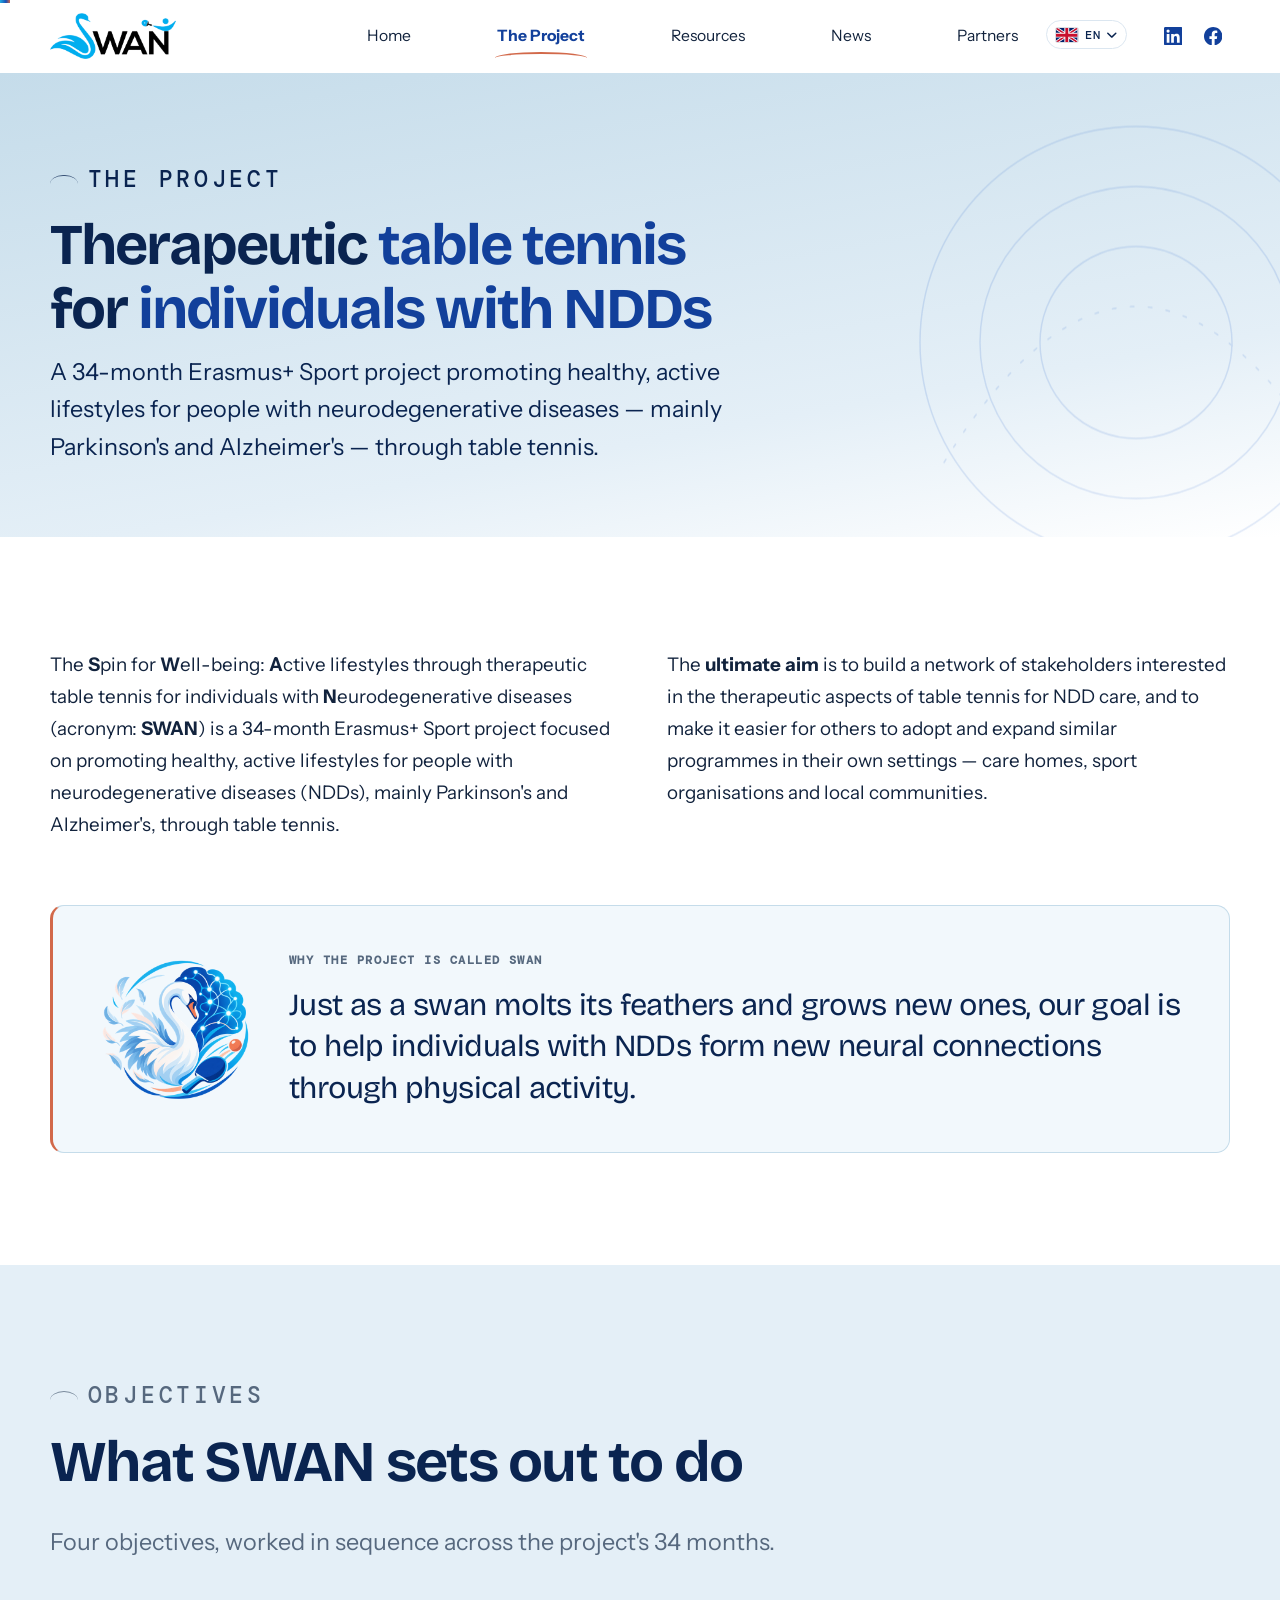
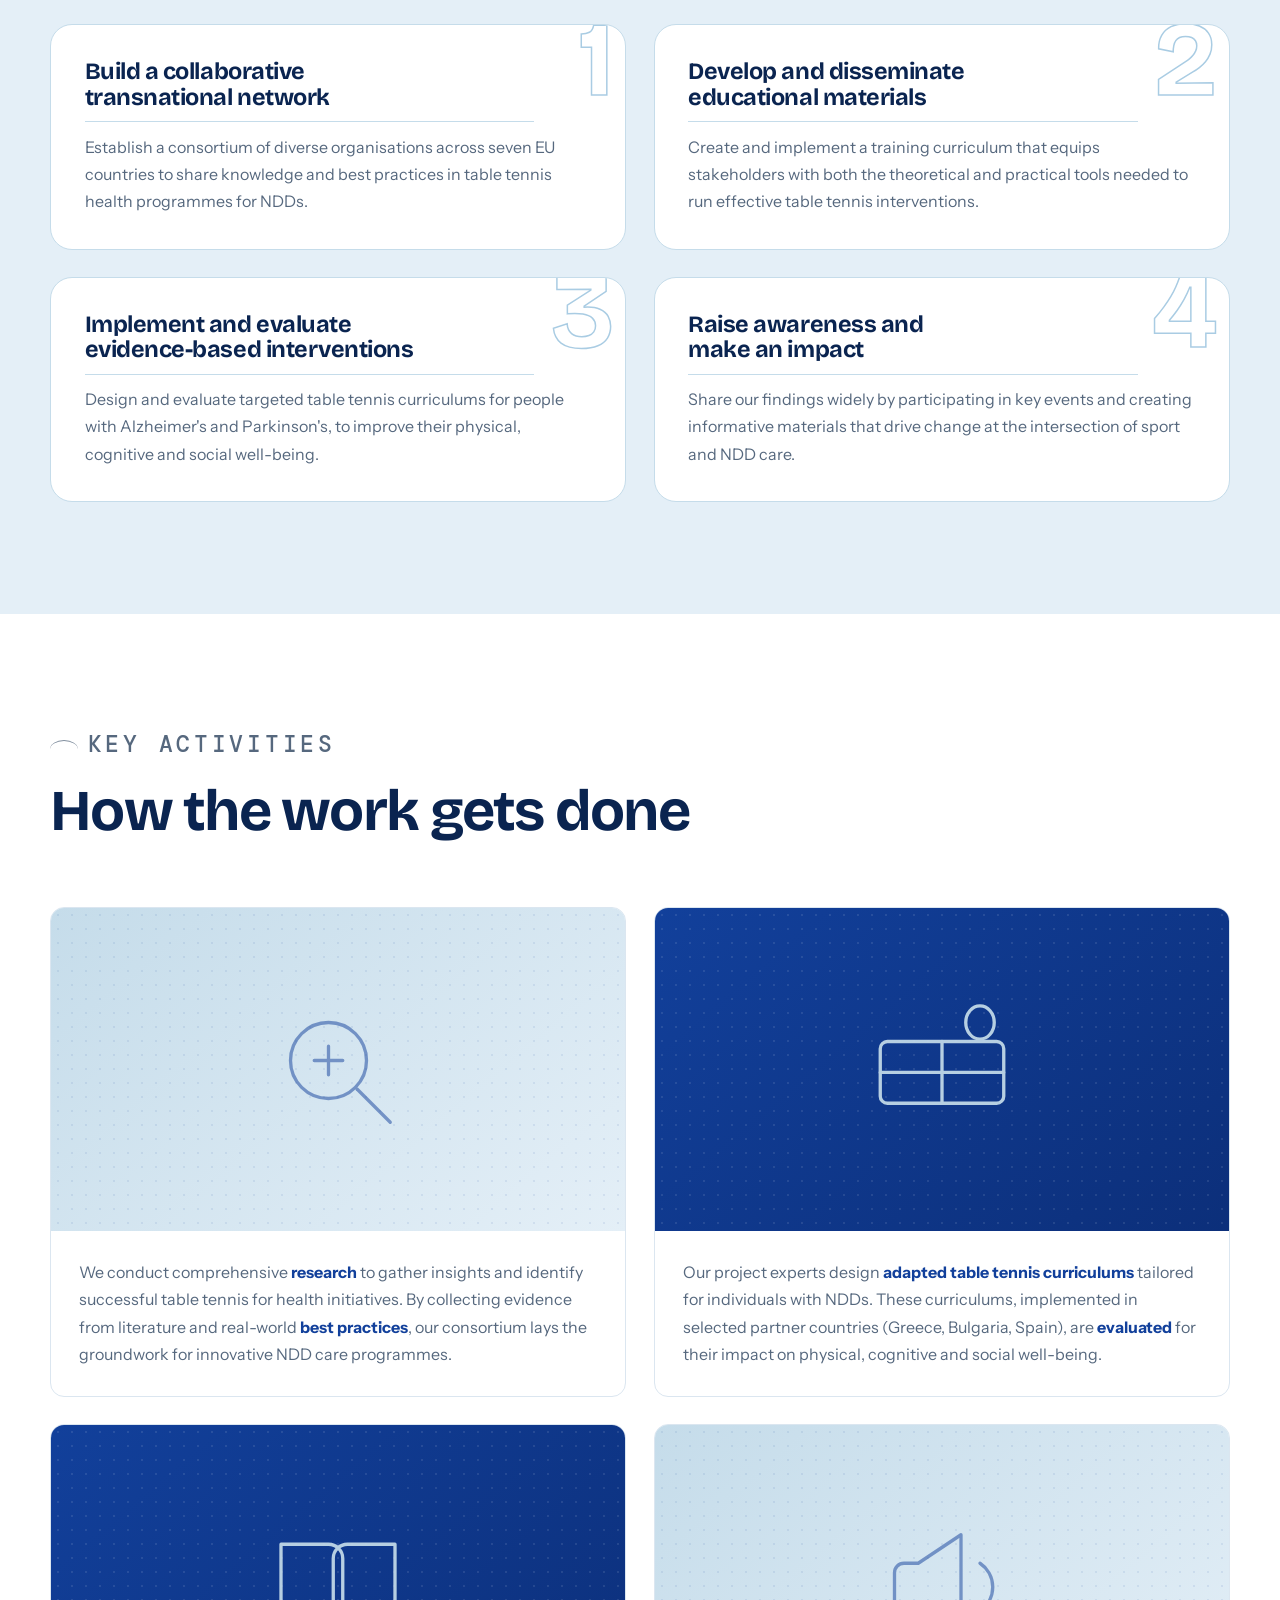
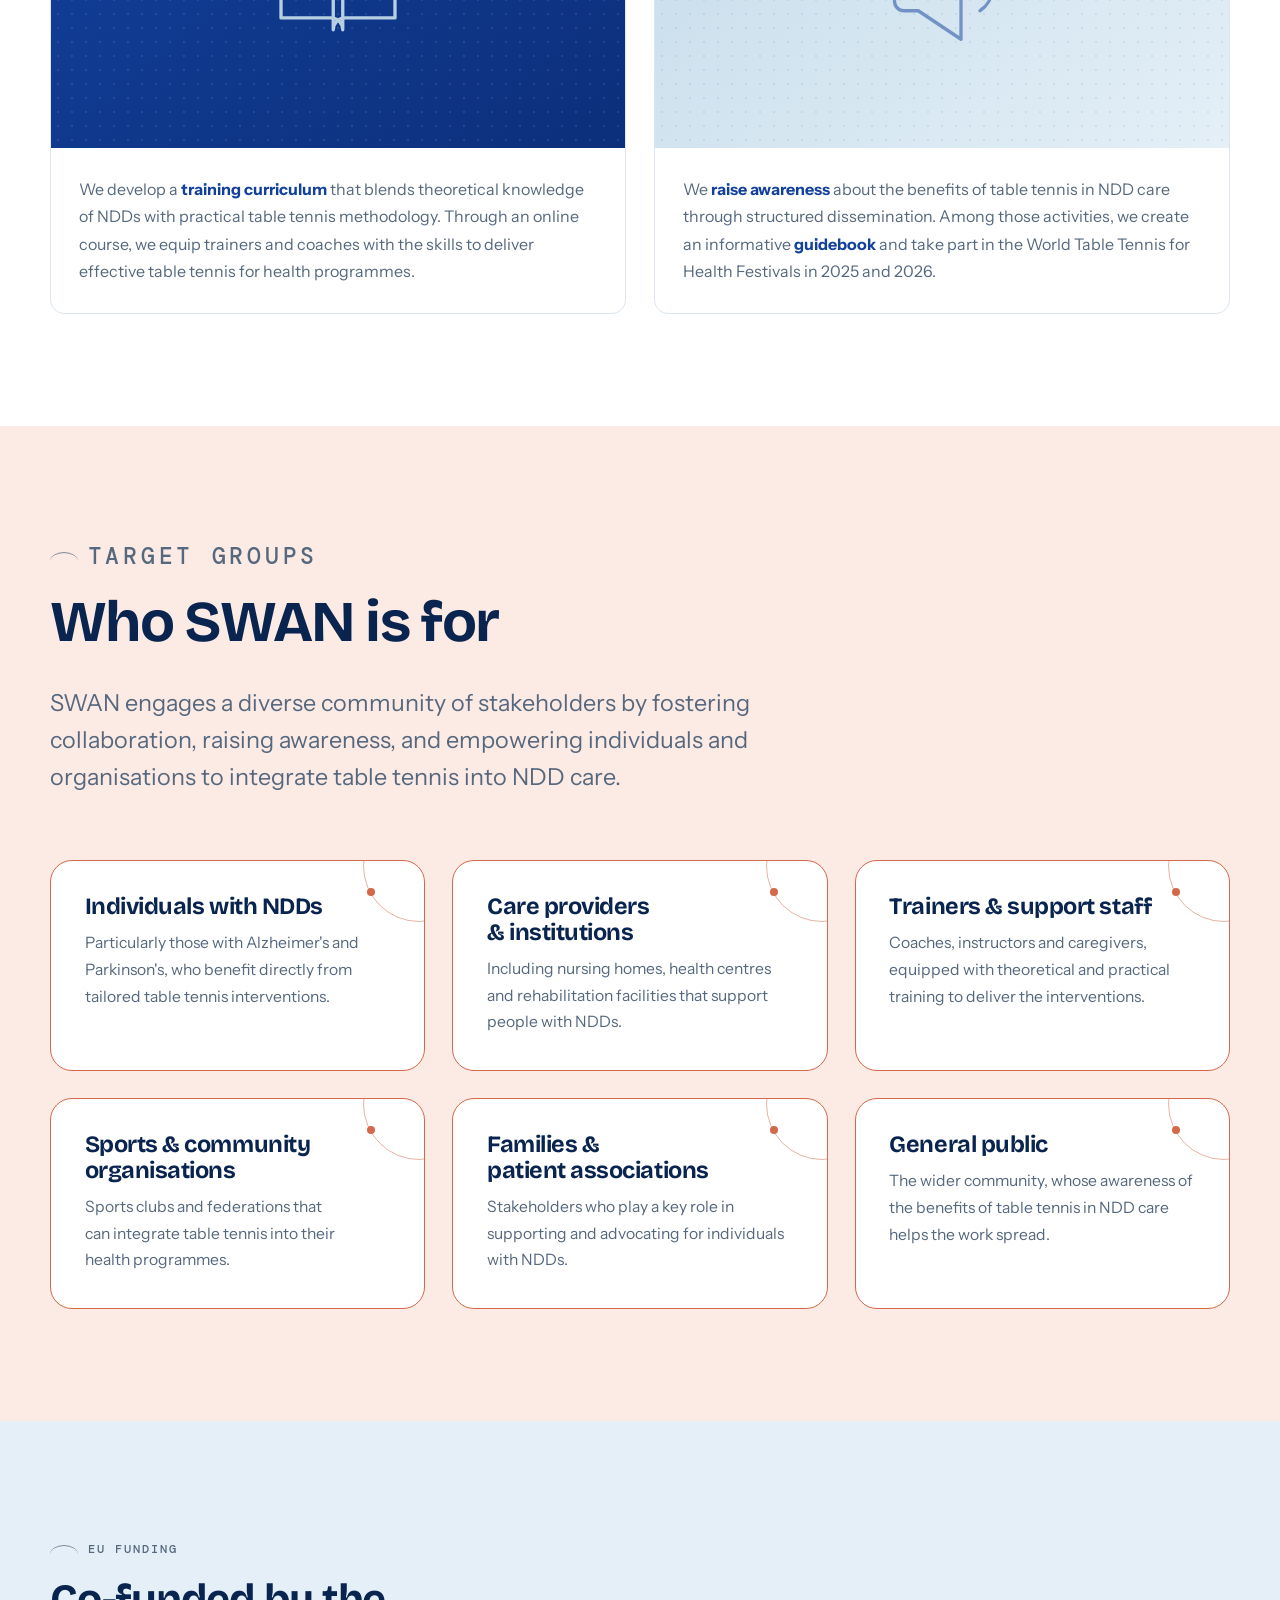
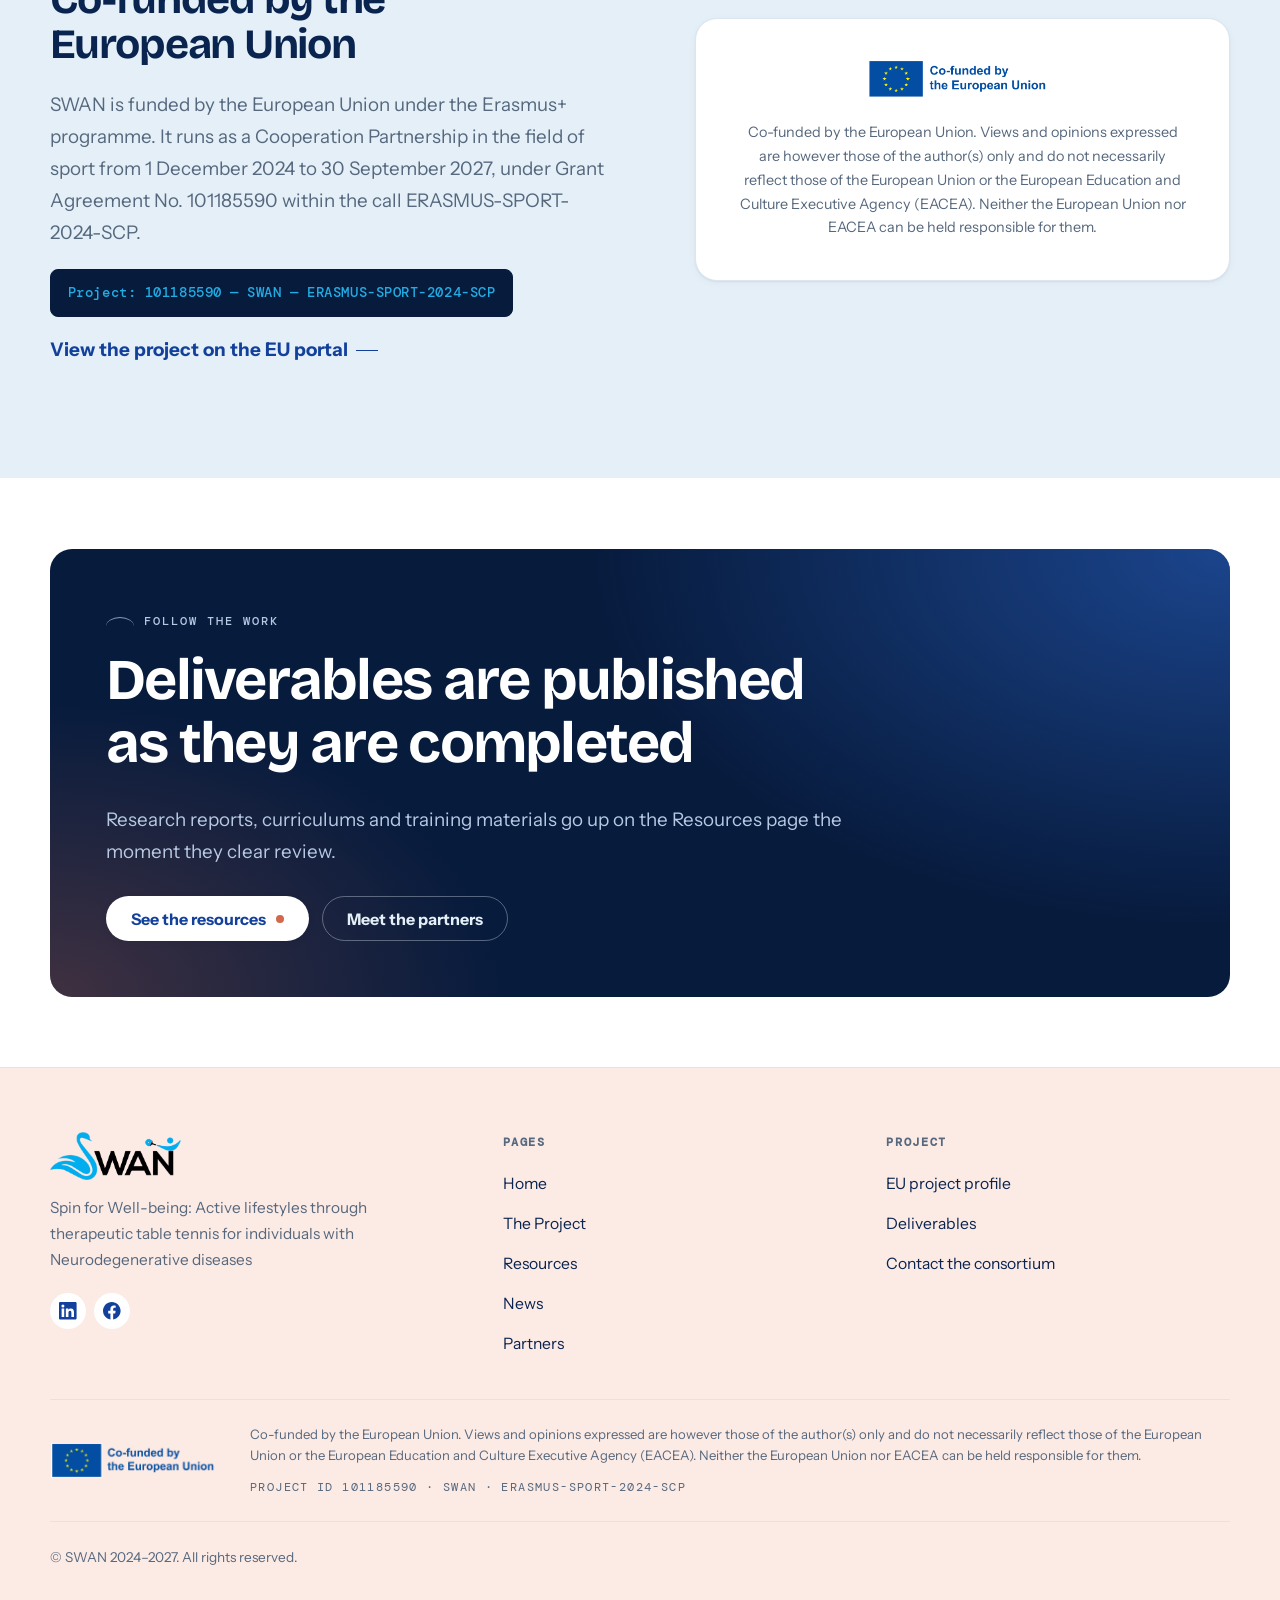
<file: project.html>
<!DOCTYPE html>
<html lang="en">
<head>
<meta charset="utf-8">
<meta name="viewport" content="width=device-width, initial-scale=1">
<title>The Project — SWAN Erasmus+ Sport Project</title>
<meta name="description" content="SWAN is a 34-month Erasmus+ Sport project promoting healthy, active lifestyles for people with neurodegenerative diseases through table tennis. Objectives, activities and target groups.">
<link rel="icon" href="assets/img/swan-mark.svg" type="image/svg+xml">
<link rel="preload" href="assets/fonts/BricolageGrotesque-Bold.woff2" as="font" type="font/woff2" crossorigin>
<link rel="preload" href="assets/fonts/InstrumentSans-Regular.woff2" as="font" type="font/woff2" crossorigin>
<link rel="stylesheet" href="assets/css/style.css">
</head>
<body>

<div class="progress" aria-hidden="true"></div>
<a class="skip-link" href="#main">Skip to content</a>

<!-- Flag sprite for the language switcher in the header. Kept here so the
     header markup stays readable; each flag is referenced once by <use>. -->
<svg class="flag-sprite" aria-hidden="true" focusable="false" width="0" height="0">
  <defs>
    <clipPath id="flag-clip"><rect width="24" height="16"/></clipPath>

    <symbol id="flag-en" viewBox="0 0 24 16">
      <g clip-path="url(#flag-clip)">
        <rect width="24" height="16" fill="#012169"/>
        <path d="M0 0 24 16M24 0 0 16" stroke="#fff" stroke-width="3.6"/>
        <path d="M0 0 24 16M24 0 0 16" stroke="#C8102E" stroke-width="1.8"/>
        <path d="M12 0v16M0 8h24" stroke="#fff" stroke-width="5.4"/>
        <path d="M12 0v16M0 8h24" stroke="#C8102E" stroke-width="3.2"/>
      </g>
    </symbol>

    <symbol id="flag-el" viewBox="0 0 24 16">
      <rect width="24" height="16" fill="#0D5EAF"/>
      <g fill="#fff">
        <rect y="1.78" width="24" height="1.78"/>
        <rect y="5.33" width="24" height="1.78"/>
        <rect y="8.89" width="24" height="1.78"/>
        <rect y="12.44" width="24" height="1.78"/>
      </g>
      <rect width="8.89" height="8.89" fill="#0D5EAF"/>
      <path d="M3.56 0v8.89M0 3.56h8.89" stroke="#fff" stroke-width="1.78"/>
    </symbol>

    <symbol id="flag-sl" viewBox="0 0 24 16">
      <rect width="24" height="16" fill="#fff"/>
      <rect y="5.33" width="24" height="5.34" fill="#0000C8"/>
      <rect y="10.67" width="24" height="5.33" fill="#D50000"/>
      <path d="M3.9 2.5h5.4v4.1c0 2-2.7 3.1-2.7 3.1s-2.7-1.1-2.7-3.1z" fill="#0000C8" stroke="#D50000" stroke-width=".6"/>
      <path d="M4.9 6.7 6.6 4.1l1.7 2.6z" fill="#fff"/>
      <path d="M4.6 7.4h4v.7h-4z" fill="#fff"/>
    </symbol>

    <symbol id="flag-bg" viewBox="0 0 24 16">
      <rect width="24" height="16" fill="#fff"/>
      <rect y="5.33" width="24" height="5.34" fill="#00966E"/>
      <rect y="10.67" width="24" height="5.33" fill="#D62612"/>
    </symbol>

    <symbol id="flag-fr" viewBox="0 0 24 16">
      <rect width="24" height="16" fill="#fff"/>
      <rect width="8" height="16" fill="#002395"/>
      <rect x="16" width="8" height="16" fill="#ED2939"/>
    </symbol>

    <symbol id="flag-de" viewBox="0 0 24 16">
      <rect width="24" height="16" fill="#000"/>
      <rect y="5.33" width="24" height="5.34" fill="#DD0000"/>
      <rect y="10.67" width="24" height="5.33" fill="#FFCE00"/>
    </symbol>

    <symbol id="flag-es" viewBox="0 0 24 16">
      <rect width="24" height="16" fill="#AA151B"/>
      <rect y="4" width="24" height="8" fill="#F1BF00"/>
    </symbol>
  </defs>
</svg>


<header class="site-header">
  <nav class="container nav" aria-label="Main">
    <a class="brand" href="index.html">
      <img class="brand__logo" src="assets/img/swan-logo.png" alt="SWAN" width="787" height="289">
      <span class="visually-hidden">SWAN — Erasmus+ Sport Project</span>
    </a>

    <button class="nav__toggle" type="button" aria-expanded="false" aria-controls="nav-panel" aria-label="Menu">
      <span></span>
    </button>

    <div class="nav__panel" id="nav-panel">
      <ul class="nav__menu">
        <li><a class="nav__link" href="index.html">Home</a></li>
        <li><a class="nav__link" href="project.html" aria-current="page">The Project</a></li>
        <li><a class="nav__link" href="resources.html">Resources</a></li>
        <li><a class="nav__link" href="news.html">News</a></li>
        <li><a class="nav__link" href="partners.html">Partners</a></li>
      </ul>
      <!-- Language switcher. Only English exists so far, so the other six are
           marked unavailable rather than pointing at pages that are not there.
           To enable one, change its wrapper from
             <span class="lang__item lang__item--soon" aria-disabled="true">
           to
             <a class="lang__item" href="el/index.html" hreflang="el">
           and delete its <em>soon</em>. See the README for the full steps. -->
      <div class="lang">
        <button class="lang__toggle" type="button" aria-expanded="false" aria-controls="lang-menu">
          <svg class="flag" viewBox="0 0 24 16" aria-hidden="true"><use href="#flag-en"/></svg>
          <span class="lang__code">EN</span>
          <svg class="lang__chev" viewBox="0 0 12 8" aria-hidden="true"><path d="M1 1.6 6 6.4 11 1.6"/></svg>
          <span class="visually-hidden">Change language, English selected</span>
        </button>
        <ul class="lang__menu" id="lang-menu" hidden>
          <li>
            <span class="lang__item lang__item--current" lang="en" aria-current="true">
              <svg class="flag" viewBox="0 0 24 16" aria-hidden="true"><use href="#flag-en"/></svg>
              <span>English</span>
            </span>
          </li>
          <li>
            <span class="lang__item lang__item--soon" aria-disabled="true">
              <svg class="flag" viewBox="0 0 24 16" aria-hidden="true"><use href="#flag-el"/></svg>
              <span lang="el">Ελληνικά</span>
              <em>soon</em>
            </span>
          </li>
          <li>
            <span class="lang__item lang__item--soon" aria-disabled="true">
              <svg class="flag" viewBox="0 0 24 16" aria-hidden="true"><use href="#flag-sl"/></svg>
              <span lang="sl">Slovenščina</span>
              <em>soon</em>
            </span>
          </li>
          <li>
            <span class="lang__item lang__item--soon" aria-disabled="true">
              <svg class="flag" viewBox="0 0 24 16" aria-hidden="true"><use href="#flag-bg"/></svg>
              <span lang="bg">Български</span>
              <em>soon</em>
            </span>
          </li>
          <li>
            <span class="lang__item lang__item--soon" aria-disabled="true">
              <svg class="flag" viewBox="0 0 24 16" aria-hidden="true"><use href="#flag-fr"/></svg>
              <span lang="fr">Français</span>
              <em>soon</em>
            </span>
          </li>
          <li>
            <span class="lang__item lang__item--soon" aria-disabled="true">
              <svg class="flag" viewBox="0 0 24 16" aria-hidden="true"><use href="#flag-de"/></svg>
              <span lang="de">Deutsch</span>
              <em>soon</em>
            </span>
          </li>
          <li>
            <span class="lang__item lang__item--soon" aria-disabled="true">
              <svg class="flag" viewBox="0 0 24 16" aria-hidden="true"><use href="#flag-es"/></svg>
              <span lang="es">Español</span>
              <em>soon</em>
            </span>
          </li>
        </ul>
      </div>
      <div class="nav__social">
        <a href="https://www.linkedin.com/company/swan-erasmus" target="_blank" rel="noopener" aria-label="SWAN on LinkedIn">
          <svg viewBox="0 0 24 24" aria-hidden="true"><path d="M20.45 20.45h-3.56v-5.57c0-1.33-.02-3.04-1.85-3.04-1.85 0-2.14 1.45-2.14 2.94v5.67H9.35V9h3.42v1.56h.05a3.75 3.75 0 0 1 3.37-1.85c3.6 0 4.27 2.37 4.27 5.46v6.28zM5.34 7.43a2.07 2.07 0 1 1 0-4.14 2.07 2.07 0 0 1 0 4.14zM7.12 20.45H3.55V9h3.57v11.45zM22.22 0H1.77C.79 0 0 .77 0 1.72v20.55C0 23.23.79 24 1.77 24h20.45c.98 0 1.78-.77 1.78-1.73V1.72C24 .77 23.2 0 22.22 0z"/></svg>
        </a>
        <a href="https://www.facebook.com/swanerasmus" target="_blank" rel="noopener" aria-label="SWAN on Facebook">
          <svg viewBox="0 0 24 24" aria-hidden="true"><path d="M24 12.07C24 5.4 18.63 0 12 0S0 5.4 0 12.07C0 18.1 4.39 23.1 10.13 24v-8.44H7.08v-3.49h3.05V9.41c0-3.02 1.79-4.69 4.53-4.69 1.31 0 2.68.24 2.68.24v2.97h-1.51c-1.49 0-1.96.93-1.96 1.89v2.25h3.33l-.53 3.49h-2.8V24C19.61 23.1 24 18.1 24 12.07z"/></svg>
        </a>
      </div>
    </div>

    <div class="nav__scrim" aria-hidden="true"></div>
  </nav>
</header>

<main id="main">

  <!-- ================= PAGE HERO ================= -->
  <section class="page-hero">
    <div class="page-hero__decor" aria-hidden="true">
      <svg viewBox="0 0 400 400">
        <circle cx="200" cy="200" r="180"/>
        <circle cx="200" cy="200" r="130"/>
        <circle cx="200" cy="200" r="80"/>
        <path d="M40 300 Q 200 40 360 300" stroke-dasharray="3 12" stroke-linecap="round"/>
      </svg>
    </div>
    <div class="container page-hero__inner reveal">
      <p class="eyebrow">The Project</p>
      <h1>Therapeutic <em>table tennis</em> for <em>individuals with NDDs</em></h1>
      <p>
        A 34-month Erasmus+ Sport project promoting healthy, active lifestyles for
        people with neurodegenerative diseases — mainly Parkinson's and Alzheimer's —
        through table tennis.
      </p>
    </div>
  </section>

  <!-- ================= ABOUT ================= -->
  <section class="section">
    <div class="container about-copy reveal">
      <p>
        The <strong>S</strong>pin for <strong>W</strong>ell-being: <strong>A</strong>ctive lifestyles through therapeutic table
        tennis for individuals with <strong>N</strong>eurodegenerative diseases (acronym: <strong>SWAN</strong>)
        is a 34-month Erasmus+ Sport project focused on promoting healthy, active
        lifestyles for people with neurodegenerative diseases (NDDs), mainly
        Parkinson's and Alzheimer's, through table tennis.
      </p>
      <p>
        The <strong>ultimate aim</strong> is to build a network of stakeholders interested in the
        therapeutic aspects of table tennis for NDD care, and to make it easier for
        others to adopt and expand similar programmes in their own settings — care
        homes, sport organisations and local communities.
      </p>
    </div>

    <div class="container" style="margin-top:var(--space-xl)">
      <figure class="pullquote reveal">
        <!-- The caption sits above the quote. It has to be the first (or last)
             child of the figure to stay valid HTML, so the grid places it. -->
        <figcaption>Why the project is called SWAN</figcaption>
        <!-- Swap assets/img/swan-photo.png to change this, keeping the filename,
             and update the width/height to the new file's real pixel size. -->
        <img class="pullquote__mark" src="assets/img/swan-photo.png"
             alt="A swan whose wing is drawn as a network of neural connections, beside a table tennis bat and ball"
             width="512" height="512">
        <blockquote>
          <p>
            Just as a swan molts its feathers and grows new ones, our goal is to help
            individuals with NDDs form new neural connections through physical activity.
          </p>
        </blockquote>
      </figure>
    </div>
  </section>

  <!-- ================= OBJECTIVES ================= -->
  <section class="section section--sky">
    <div class="container">
      <div class="section-head section-head--wide reveal">
        <p class="eyebrow">Objectives</p>
        <h2>What SWAN sets out to do</h2>
        <p>Four objectives, worked in sequence across the project's 34 months.</p>
      </div>

      <div class="grid grid--2 reveal-group">
        <article class="objective">
          <span class="objective__num" aria-hidden="true">1</span>
          <h3>Build a collaborative transnational network</h3>
          <p>
            Establish a consortium of diverse organisations across seven EU countries
            to share knowledge and best practices in table tennis health programmes
            for NDDs.
          </p>
        </article>

        <article class="objective">
          <span class="objective__num" aria-hidden="true">2</span>
          <h3>Develop and disseminate educational materials</h3>
          <p>
            Create and implement a training curriculum that equips stakeholders with
            both the theoretical and practical tools needed to run effective table
            tennis interventions.
          </p>
        </article>

        <article class="objective">
          <span class="objective__num" aria-hidden="true">3</span>
          <h3>Implement and evaluate evidence-based interventions</h3>
          <p>
            Design and evaluate targeted table tennis curriculums for people with
            Alzheimer's and Parkinson's, to improve their physical, cognitive and
            social well-being.
          </p>
        </article>

        <article class="objective">
          <span class="objective__num" aria-hidden="true">4</span>
          <h3>Raise awareness and<br>make an impact</h3>
          <p>
            Share our findings widely by participating in key events and creating
            informative materials that drive change at the intersection of sport and
            NDD care.
          </p>
        </article>
      </div>
    </div>
  </section>

  <!-- ================= KEY ACTIVITIES ================= -->
  <section class="section">
    <div class="container">
      <div class="section-head reveal">
        <p class="eyebrow">Key activities</p>
        <h2>How the work gets done</h2>
      </div>

      <div class="grid grid--2 reveal-group">
        <article class="activity">
          <div class="media media--sky">
            <div class="media__glyph" aria-hidden="true">
              <svg viewBox="0 0 64 64"><circle cx="28" cy="28" r="16"/><path d="M40 40l14 14"/><path d="M22 28h12M28 22v12"/></svg>
            </div>
          </div>
          <div class="activity__body">
            <p>
              We conduct comprehensive <strong>research</strong> to gather insights and
              identify successful table tennis for health initiatives. By collecting
              evidence from literature and real-world <strong>best practices</strong>,
              our consortium lays the groundwork for innovative NDD care programmes.
            </p>
          </div>
        </article>

        <article class="activity">
          <div class="media">
            <div class="media__glyph" aria-hidden="true">
              <svg viewBox="0 0 64 64"><rect x="6" y="20" width="52" height="26" rx="3"/><path d="M6 33h52M32 20v26"/><ellipse cx="48" cy="12" rx="6" ry="7"/></svg>
            </div>
          </div>
          <div class="activity__body">
            <p>
              Our project experts design <strong>adapted table tennis curriculums</strong>
              tailored for individuals with NDDs. These curriculums, implemented in
              selected partner countries (Greece, Bulgaria, Spain), are
              <strong>evaluated</strong> for their impact on physical, cognitive and
              social well-being.
            </p>
          </div>
        </article>

        <article class="activity">
          <div class="media">
            <div class="media__glyph" aria-hidden="true">
              <svg viewBox="0 0 64 64"><path d="M8 14h20a6 6 0 0 1 6 6v30a5 5 0 0 0-5-5H8z"/><path d="M56 14H36a6 6 0 0 0-6 6v30a5 5 0 0 1 5-5h21z"/></svg>
            </div>
          </div>
          <div class="activity__body">
            <p>
              We develop a <strong>training curriculum</strong> that blends theoretical
              knowledge of NDDs with practical table tennis methodology. Through an
              online course, we equip trainers and coaches with the skills to deliver
              effective table tennis for health programmes.
            </p>
          </div>
        </article>

        <article class="activity">
          <div class="media media--sky">
            <div class="media__glyph" aria-hidden="true">
              <svg viewBox="0 0 64 64"><path d="M12 26v12a4 4 0 0 0 4 4h6l18 12V10L22 22h-6a4 4 0 0 0-4 4z"/><path d="M48 22a12 12 0 0 1 0 20"/></svg>
            </div>
          </div>
          <div class="activity__body">
            <p>
              We <strong>raise awareness</strong> about the benefits of table tennis in
              NDD care through structured dissemination. Among those activities, we
              create an informative <strong>guidebook</strong> and take part in the
              World Table Tennis for Health Festivals in 2025 and 2026.
            </p>
          </div>
        </article>
      </div>
    </div>
  </section>

  <!-- ================= TARGET GROUPS ================= -->
  <section class="section section--peach">
    <div class="container">
      <div class="section-head reveal">
        <p class="eyebrow">Target groups</p>
        <h2>Who SWAN is for</h2>
        <p>
          SWAN engages a diverse community of stakeholders by fostering collaboration,
          raising awareness, and empowering individuals and organisations to integrate
          table tennis into NDD care.
        </p>
      </div>

      <div class="grid grid--3 reveal-group">
        <div class="audience">
          <h3>Individuals with NDDs</h3>
          <p>Particularly those with Alzheimer's and Parkinson's, who benefit directly from tailored table tennis interventions.</p>
        </div>
        <div class="audience">
          <h3>Care providers &amp; institutions</h3>
          <p>Including nursing homes, health centres and rehabilitation facilities that support people with NDDs.</p>
        </div>
        <div class="audience">
          <h3>Trainers &amp; support staff</h3>
          <p>Coaches, instructors and caregivers, equipped with theoretical and practical training to deliver the interventions.</p>
        </div>
        <div class="audience">
          <h3>Sports &amp; community organisations</h3>
          <p>Sports clubs and federations that can integrate table tennis into their health programmes.</p>
        </div>
        <div class="audience">
          <h3>Families &amp; patient associations</h3>
          <p>Stakeholders who play a key role in supporting and advocating for individuals with NDDs.</p>
        </div>
        <div class="audience">
          <h3>General public</h3>
          <p>The wider community, whose awareness of the benefits of table tennis in NDD care helps the work spread.</p>
        </div>
      </div>
    </div>
  </section>

  <!-- ================= EU FUNDING ================= -->
  <section class="section section--sky">
    <div class="container">
      <div class="funding reveal">
        <div class="funding__text">
          <p class="eyebrow">EU funding</p>
          <h2>Co-funded by the European Union</h2>
          <p>
            SWAN is funded by the European Union under the Erasmus+ programme.
            It runs as a Cooperation Partnership in the field of sport from
            1 December 2024 to 30 September 2027, under Grant Agreement
            No. 101185590 within the call ERASMUS-SPORT-2024-SCP.
          </p>
          <p class="funding__code">Project: 101185590 &mdash; SWAN &mdash; ERASMUS-SPORT-2024-SCP</p>
          <p class="funding__link">
            <a class="link-arrow" href="https://ec.europa.eu/info/funding-tenders/opportunities/portal/screen/opportunities/projects-details/43353764/101185590/ERASMUS2027?keywords=SWAN&amp;isExactMatch=false&amp;order=DESC&amp;pageNumber=1&amp;pageSize=50&amp;sortBy=title" target="_blank" rel="noopener">View the project on the EU portal</a>
          </p>
        </div>

        <aside class="funding__card">
          <img src="assets/img/eu-funded.png" alt="Co-funded by the European Union" width="712" height="149">
          <p>
            Co-funded by the European Union. Views and opinions expressed are
            however those of the author(s) only and do not necessarily reflect
            those of the European Union or the European Education and Culture
            Executive Agency (EACEA). Neither the European Union nor EACEA can be
            held responsible for them.
          </p>
        </aside>
      </div>
    </div>
  </section>

  
  <!-- ================= CTA ================= -->
  <section class="section section--tight">
    <div class="container">
      <div class="cta-band reveal">
        <p class="eyebrow">Follow the work</p>
        <h2>Deliverables are published as they are completed</h2>
        <p>
          Research reports, curriculums and training materials go up on the Resources
          page the moment they clear review.
        </p>
        <div class="hero__actions" style="margin-top:1.75rem">
          <a class="btn btn--light" href="resources.html"><span>See the resources</span><span class="btn__ball" aria-hidden="true"></span></a>
          <a class="btn btn--ghost" href="partners.html" style="--btn-fg:#e4eff7;border-color:rgba(228,239,247,.35)">Meet the partners</a>
        </div>
      </div>
    </div>
  </section>

  
</main>

<footer class="site-footer">
  <div class="container">
    <div class="footer__top">
      <div class="footer__brand">
        <a class="brand" href="index.html">
          <img class="brand__logo" src="assets/img/swan-logo.png" alt="SWAN" width="787" height="289">
          <span class="visually-hidden">SWAN — Erasmus+ Sport Project</span>
        </a>
        <p class="footer__tagline">
          Spin for Well-being: Active lifestyles through therapeutic table tennis
          for individuals with Neurodegenerative diseases
        </p>
        <div class="footer__social">
          <a href="https://www.linkedin.com/company/swan-erasmus" target="_blank" rel="noopener" aria-label="SWAN on LinkedIn">
            <svg viewBox="0 0 24 24" aria-hidden="true"><path d="M20.45 20.45h-3.56v-5.57c0-1.33-.02-3.04-1.85-3.04-1.85 0-2.14 1.45-2.14 2.94v5.67H9.35V9h3.42v1.56h.05a3.75 3.75 0 0 1 3.37-1.85c3.6 0 4.27 2.37 4.27 5.46v6.28zM5.34 7.43a2.07 2.07 0 1 1 0-4.14 2.07 2.07 0 0 1 0 4.14zM7.12 20.45H3.55V9h3.57v11.45zM22.22 0H1.77C.79 0 0 .77 0 1.72v20.55C0 23.23.79 24 1.77 24h20.45c.98 0 1.78-.77 1.78-1.73V1.72C24 .77 23.2 0 22.22 0z"/></svg>
          </a>
          <a href="https://www.facebook.com/swanerasmus" target="_blank" rel="noopener" aria-label="SWAN on Facebook">
            <svg viewBox="0 0 24 24" aria-hidden="true"><path d="M24 12.07C24 5.4 18.63 0 12 0S0 5.4 0 12.07C0 18.1 4.39 23.1 10.13 24v-8.44H7.08v-3.49h3.05V9.41c0-3.02 1.79-4.69 4.53-4.69 1.31 0 2.68.24 2.68.24v2.97h-1.51c-1.49 0-1.96.93-1.96 1.89v2.25h3.33l-.53 3.49h-2.8V24C19.61 23.1 24 18.1 24 12.07z"/></svg>
          </a>
        </div>
      </div>

      <div>
        <p class="footer__heading">Pages</p>
        <ul class="footer__list">
          <li><a href="index.html">Home</a></li>
          <li><a href="project.html">The Project</a></li>
          <li><a href="resources.html">Resources</a></li>
          <li><a href="news.html">News</a></li>
          <li><a href="partners.html">Partners</a></li>
        </ul>
      </div>

      <div>
        <p class="footer__heading">Project</p>
        <ul class="footer__list">
          <li><a href="https://ec.europa.eu/info/funding-tenders/opportunities/portal/screen/opportunities/projects-details/43353764/101185590/ERASMUS2027?keywords=SWAN&amp;isExactMatch=false&amp;order=DESC&amp;pageNumber=1&amp;pageSize=50&amp;sortBy=title" target="_blank" rel="noopener">EU project profile</a></li>
          <li><a href="resources.html">Deliverables</a></li>
          <li><a href="#">Contact the consortium</a></li>
        </ul>
      </div>
    </div>

    <div class="footer__funding">
      <img class="footer__eu" src="assets/img/eu-funded.png" alt="Co-funded by the European Union" width="712" height="149">
      <div>
        <p class="footer__disclaimer">
          Co-funded by the European Union. Views and opinions expressed are however
          those of the author(s) only and do not necessarily reflect those of the
          European Union or the European Education and Culture Executive Agency
          (EACEA). Neither the European Union nor EACEA can be held responsible for them.
        </p>
        <p class="footer__id">Project ID 101185590 &middot; SWAN &middot; ERASMUS-SPORT-2024-SCP</p>
      </div>
    </div>

    <div class="footer__bottom">
      <p style="margin:0">&copy; SWAN 2024&ndash;2027. All rights reserved.</p>
    </div>
  </div>
</footer>

<script src="assets/js/vendor/gsap.min.js" defer></script>
<script src="assets/js/vendor/ScrollTrigger.min.js" defer></script>
<script src="assets/js/main.js" defer></script>
<script src="assets/js/motion.js" defer></script>
</body>
</html>
</file>
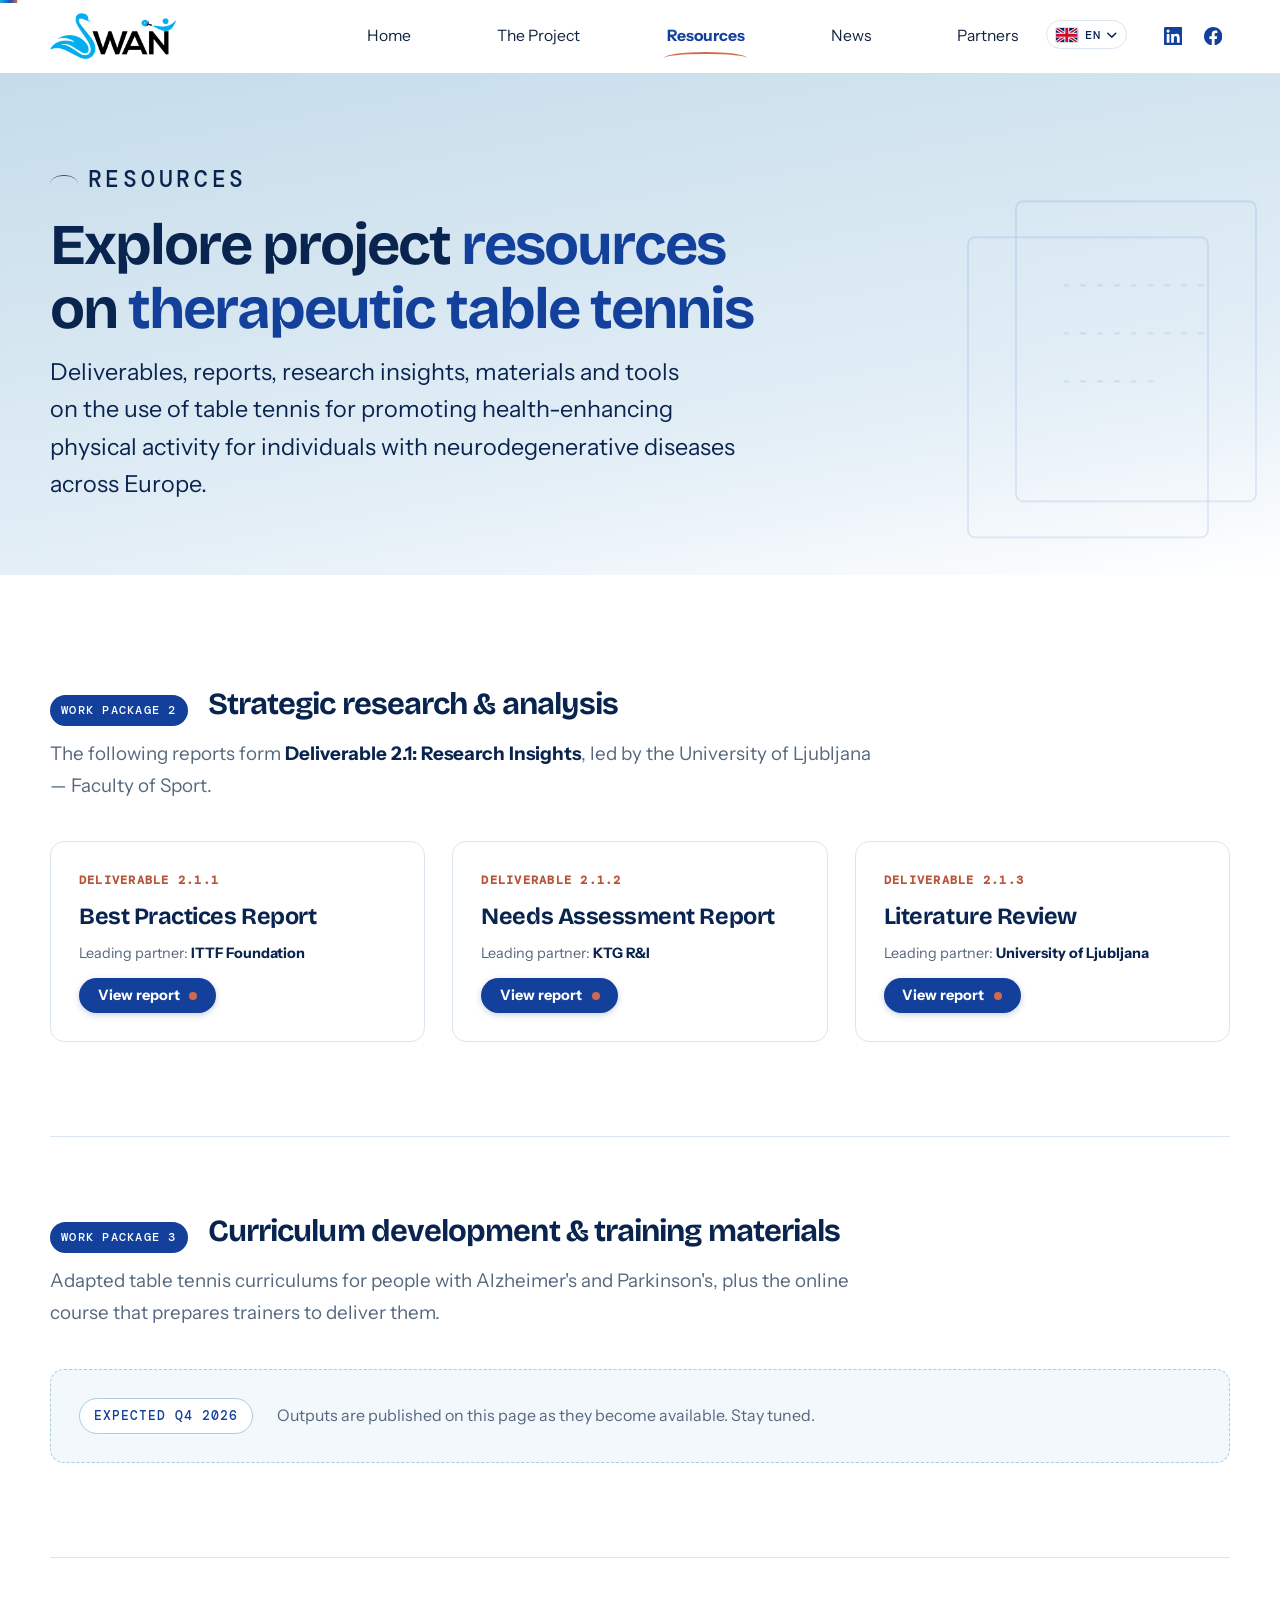
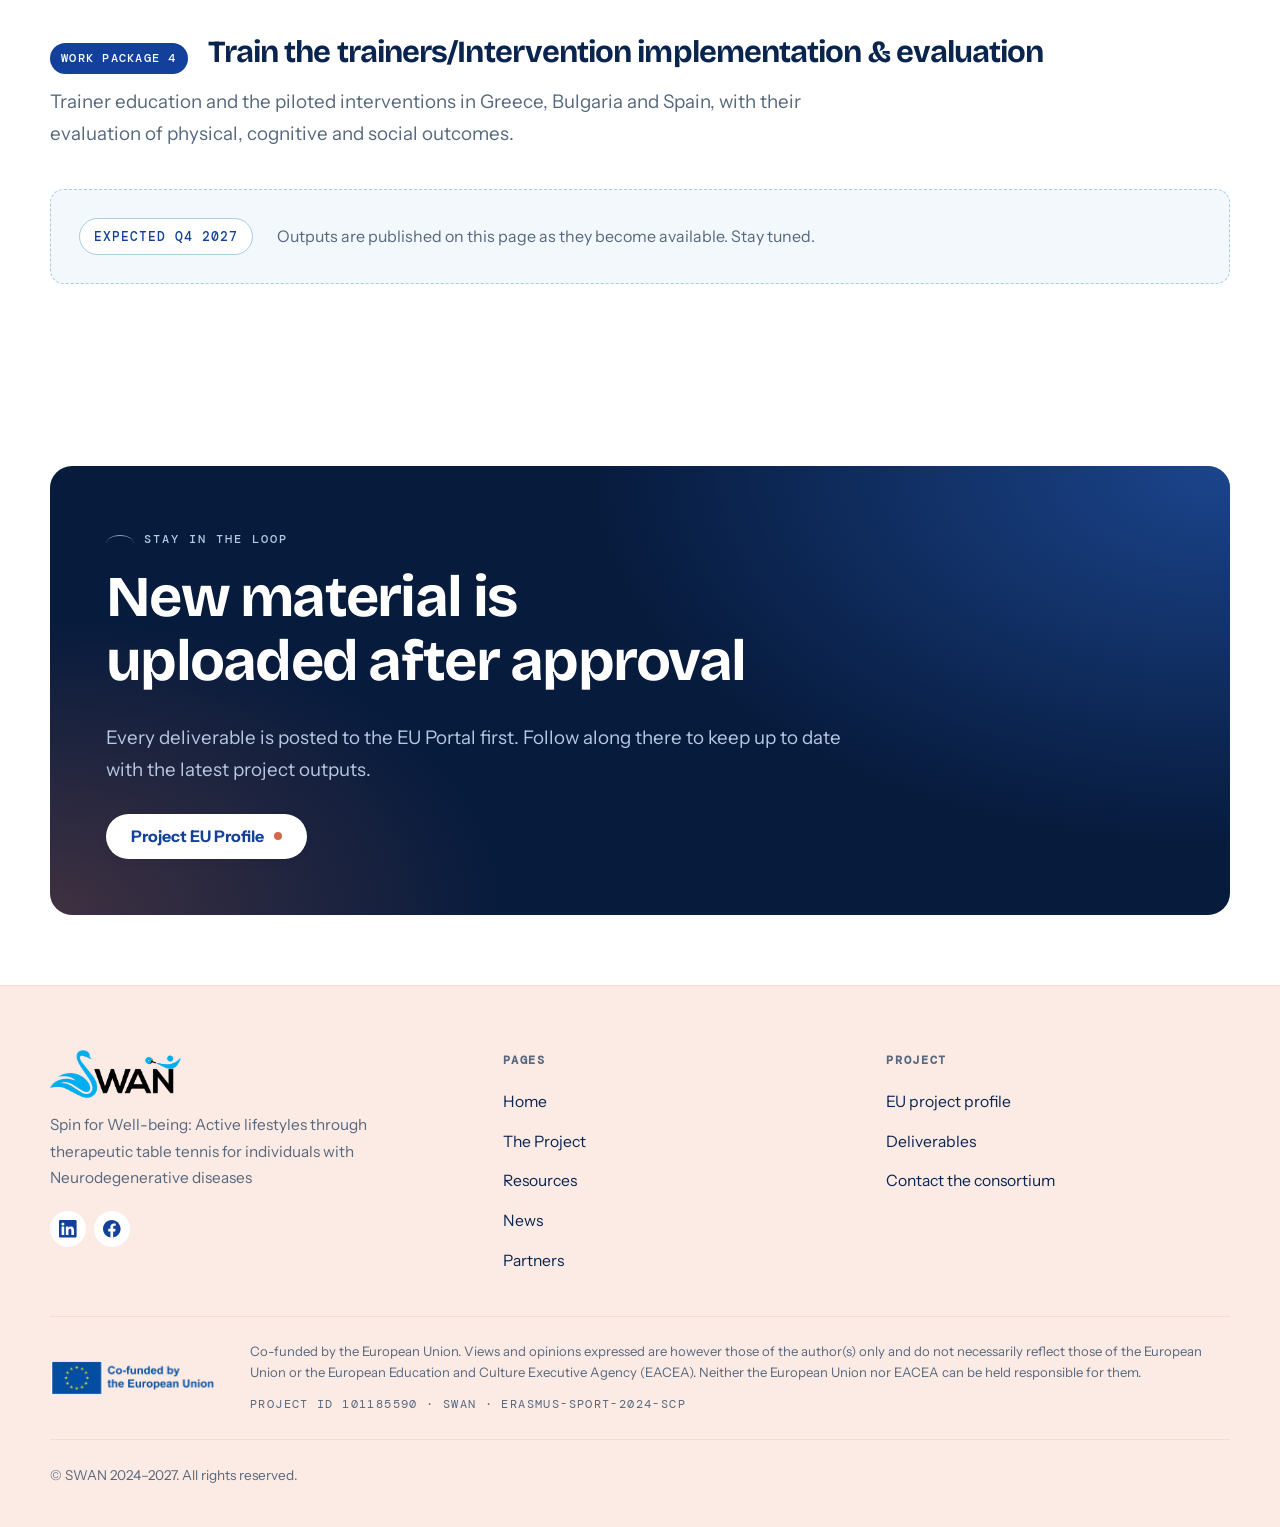
<file: resources.html>
<!DOCTYPE html>
<html lang="en">
<head>
<meta charset="utf-8">
<meta name="viewport" content="width=device-width, initial-scale=1">
<title>Resources — SWAN Erasmus+ Sport Project</title>
<meta name="description" content="Deliverables, reports, research insights, materials and tools on the use of table tennis for health-enhancing physical activity for individuals with neurodegenerative diseases across Europe.">
<link rel="icon" href="assets/img/swan-mark.svg" type="image/svg+xml">
<link rel="preload" href="assets/fonts/BricolageGrotesque-Bold.woff2" as="font" type="font/woff2" crossorigin>
<link rel="preload" href="assets/fonts/InstrumentSans-Regular.woff2" as="font" type="font/woff2" crossorigin>
<link rel="stylesheet" href="assets/css/style.css">
</head>
<body>

<div class="progress" aria-hidden="true"></div>
<a class="skip-link" href="#main">Skip to content</a>

<!-- Flag sprite for the language switcher in the header. Kept here so the
     header markup stays readable; each flag is referenced once by <use>. -->
<svg class="flag-sprite" aria-hidden="true" focusable="false" width="0" height="0">
  <defs>
    <clipPath id="flag-clip"><rect width="24" height="16"/></clipPath>

    <symbol id="flag-en" viewBox="0 0 24 16">
      <g clip-path="url(#flag-clip)">
        <rect width="24" height="16" fill="#012169"/>
        <path d="M0 0 24 16M24 0 0 16" stroke="#fff" stroke-width="3.6"/>
        <path d="M0 0 24 16M24 0 0 16" stroke="#C8102E" stroke-width="1.8"/>
        <path d="M12 0v16M0 8h24" stroke="#fff" stroke-width="5.4"/>
        <path d="M12 0v16M0 8h24" stroke="#C8102E" stroke-width="3.2"/>
      </g>
    </symbol>

    <symbol id="flag-el" viewBox="0 0 24 16">
      <rect width="24" height="16" fill="#0D5EAF"/>
      <g fill="#fff">
        <rect y="1.78" width="24" height="1.78"/>
        <rect y="5.33" width="24" height="1.78"/>
        <rect y="8.89" width="24" height="1.78"/>
        <rect y="12.44" width="24" height="1.78"/>
      </g>
      <rect width="8.89" height="8.89" fill="#0D5EAF"/>
      <path d="M3.56 0v8.89M0 3.56h8.89" stroke="#fff" stroke-width="1.78"/>
    </symbol>

    <symbol id="flag-sl" viewBox="0 0 24 16">
      <rect width="24" height="16" fill="#fff"/>
      <rect y="5.33" width="24" height="5.34" fill="#0000C8"/>
      <rect y="10.67" width="24" height="5.33" fill="#D50000"/>
      <path d="M3.9 2.5h5.4v4.1c0 2-2.7 3.1-2.7 3.1s-2.7-1.1-2.7-3.1z" fill="#0000C8" stroke="#D50000" stroke-width=".6"/>
      <path d="M4.9 6.7 6.6 4.1l1.7 2.6z" fill="#fff"/>
      <path d="M4.6 7.4h4v.7h-4z" fill="#fff"/>
    </symbol>

    <symbol id="flag-bg" viewBox="0 0 24 16">
      <rect width="24" height="16" fill="#fff"/>
      <rect y="5.33" width="24" height="5.34" fill="#00966E"/>
      <rect y="10.67" width="24" height="5.33" fill="#D62612"/>
    </symbol>

    <symbol id="flag-fr" viewBox="0 0 24 16">
      <rect width="24" height="16" fill="#fff"/>
      <rect width="8" height="16" fill="#002395"/>
      <rect x="16" width="8" height="16" fill="#ED2939"/>
    </symbol>

    <symbol id="flag-de" viewBox="0 0 24 16">
      <rect width="24" height="16" fill="#000"/>
      <rect y="5.33" width="24" height="5.34" fill="#DD0000"/>
      <rect y="10.67" width="24" height="5.33" fill="#FFCE00"/>
    </symbol>

    <symbol id="flag-es" viewBox="0 0 24 16">
      <rect width="24" height="16" fill="#AA151B"/>
      <rect y="4" width="24" height="8" fill="#F1BF00"/>
    </symbol>
  </defs>
</svg>


<header class="site-header">
  <nav class="container nav" aria-label="Main">
    <a class="brand" href="index.html">
      <img class="brand__logo" src="assets/img/swan-logo.png" alt="SWAN" width="787" height="289">
      <span class="visually-hidden">SWAN — Erasmus+ Sport Project</span>
    </a>

    <button class="nav__toggle" type="button" aria-expanded="false" aria-controls="nav-panel" aria-label="Menu">
      <span></span>
    </button>

    <div class="nav__panel" id="nav-panel">
      <ul class="nav__menu">
        <li><a class="nav__link" href="index.html">Home</a></li>
        <li><a class="nav__link" href="project.html">The Project</a></li>
        <li><a class="nav__link" href="resources.html" aria-current="page">Resources</a></li>
        <li><a class="nav__link" href="news.html">News</a></li>
        <li><a class="nav__link" href="partners.html">Partners</a></li>
      </ul>
      <!-- Language switcher. Only English exists so far, so the other six are
           marked unavailable rather than pointing at pages that are not there.
           To enable one, change its wrapper from
             <span class="lang__item lang__item--soon" aria-disabled="true">
           to
             <a class="lang__item" href="el/index.html" hreflang="el">
           and delete its <em>soon</em>. See the README for the full steps. -->
      <div class="lang">
        <button class="lang__toggle" type="button" aria-expanded="false" aria-controls="lang-menu">
          <svg class="flag" viewBox="0 0 24 16" aria-hidden="true"><use href="#flag-en"/></svg>
          <span class="lang__code">EN</span>
          <svg class="lang__chev" viewBox="0 0 12 8" aria-hidden="true"><path d="M1 1.6 6 6.4 11 1.6"/></svg>
          <span class="visually-hidden">Change language, English selected</span>
        </button>
        <ul class="lang__menu" id="lang-menu" hidden>
          <li>
            <span class="lang__item lang__item--current" lang="en" aria-current="true">
              <svg class="flag" viewBox="0 0 24 16" aria-hidden="true"><use href="#flag-en"/></svg>
              <span>English</span>
            </span>
          </li>
          <li>
            <span class="lang__item lang__item--soon" aria-disabled="true">
              <svg class="flag" viewBox="0 0 24 16" aria-hidden="true"><use href="#flag-el"/></svg>
              <span lang="el">Ελληνικά</span>
              <em>soon</em>
            </span>
          </li>
          <li>
            <span class="lang__item lang__item--soon" aria-disabled="true">
              <svg class="flag" viewBox="0 0 24 16" aria-hidden="true"><use href="#flag-sl"/></svg>
              <span lang="sl">Slovenščina</span>
              <em>soon</em>
            </span>
          </li>
          <li>
            <span class="lang__item lang__item--soon" aria-disabled="true">
              <svg class="flag" viewBox="0 0 24 16" aria-hidden="true"><use href="#flag-bg"/></svg>
              <span lang="bg">Български</span>
              <em>soon</em>
            </span>
          </li>
          <li>
            <span class="lang__item lang__item--soon" aria-disabled="true">
              <svg class="flag" viewBox="0 0 24 16" aria-hidden="true"><use href="#flag-fr"/></svg>
              <span lang="fr">Français</span>
              <em>soon</em>
            </span>
          </li>
          <li>
            <span class="lang__item lang__item--soon" aria-disabled="true">
              <svg class="flag" viewBox="0 0 24 16" aria-hidden="true"><use href="#flag-de"/></svg>
              <span lang="de">Deutsch</span>
              <em>soon</em>
            </span>
          </li>
          <li>
            <span class="lang__item lang__item--soon" aria-disabled="true">
              <svg class="flag" viewBox="0 0 24 16" aria-hidden="true"><use href="#flag-es"/></svg>
              <span lang="es">Español</span>
              <em>soon</em>
            </span>
          </li>
        </ul>
      </div>
      <div class="nav__social">
        <a href="https://www.linkedin.com/company/swan-erasmus" target="_blank" rel="noopener" aria-label="SWAN on LinkedIn">
          <svg viewBox="0 0 24 24" aria-hidden="true"><path d="M20.45 20.45h-3.56v-5.57c0-1.33-.02-3.04-1.85-3.04-1.85 0-2.14 1.45-2.14 2.94v5.67H9.35V9h3.42v1.56h.05a3.75 3.75 0 0 1 3.37-1.85c3.6 0 4.27 2.37 4.27 5.46v6.28zM5.34 7.43a2.07 2.07 0 1 1 0-4.14 2.07 2.07 0 0 1 0 4.14zM7.12 20.45H3.55V9h3.57v11.45zM22.22 0H1.77C.79 0 0 .77 0 1.72v20.55C0 23.23.79 24 1.77 24h20.45c.98 0 1.78-.77 1.78-1.73V1.72C24 .77 23.2 0 22.22 0z"/></svg>
        </a>
        <a href="https://www.facebook.com/swanerasmus" target="_blank" rel="noopener" aria-label="SWAN on Facebook">
          <svg viewBox="0 0 24 24" aria-hidden="true"><path d="M24 12.07C24 5.4 18.63 0 12 0S0 5.4 0 12.07C0 18.1 4.39 23.1 10.13 24v-8.44H7.08v-3.49h3.05V9.41c0-3.02 1.79-4.69 4.53-4.69 1.31 0 2.68.24 2.68.24v2.97h-1.51c-1.49 0-1.96.93-1.96 1.89v2.25h3.33l-.53 3.49h-2.8V24C19.61 23.1 24 18.1 24 12.07z"/></svg>
        </a>
      </div>
    </div>

    <div class="nav__scrim" aria-hidden="true"></div>
  </nav>
</header>

<main id="main">

  <!-- ================= PAGE HERO ================= -->
  <section class="page-hero">
    <div class="page-hero__decor" aria-hidden="true">
      <svg viewBox="0 0 400 400">
        <rect x="60" y="90" width="200" height="250" rx="6"/>
        <rect x="100" y="60" width="200" height="250" rx="6"/>
        <path d="M140 130h120M140 170h120M140 210h80" stroke-dasharray="4 10" stroke-linecap="round"/>
      </svg>
    </div>
    <div class="container page-hero__inner reveal">
      <p class="eyebrow">Resources</p>
      <h1>Explore project <em>resources</em> on <em>therapeutic table tennis</em></h1>
      <p>
        Deliverables, reports, research insights, materials and tools on the use of
        table tennis for promoting health-enhancing physical activity for individuals
        with neurodegenerative diseases across Europe.
      </p>
    </div>
  </section>

  <!-- ================= WORK PACKAGES ================= -->
  <section class="section">
    <div class="container">

      <!-- ---------- WP2 ---------- -->
      <div class="wp reveal">
        <div class="wp__head">
          <span class="wp__tag">Work Package 2</span>
          <h2 class="wp__title">Strategic research &amp; analysis</h2>
        </div>
        <p class="wp__note">
          The following reports form <strong>Deliverable 2.1: Research Insights</strong>,
          led by the University of Ljubljana — Faculty of Sport.
        </p>

        <div class="grid grid--3">
          <article class="deliverable">
            <span class="deliverable__code">Deliverable 2.1.1</span>
            <h3 class="deliverable__title">Best Practices Report</h3>
            <p class="deliverable__meta">Leading partner: <strong>ITTF Foundation</strong></p>
            <!-- TODO: replace # with the PDF or landing-page URL for D2.1.1 -->
            <a class="btn btn--sm" href="#">
              <span>View report</span><span class="btn__ball" aria-hidden="true"></span>
            </a>
          </article>

          <article class="deliverable">
            <span class="deliverable__code">Deliverable 2.1.2</span>
            <h3 class="deliverable__title">Needs Assessment Report</h3>
            <p class="deliverable__meta">Leading partner: <strong>KTG R&amp;I</strong></p>
            <!-- TODO: replace # with the PDF or landing-page URL for D2.1.2 -->
            <a class="btn btn--sm" href="#">
              <span>View report</span><span class="btn__ball" aria-hidden="true"></span>
            </a>
          </article>

          <article class="deliverable">
            <span class="deliverable__code">Deliverable 2.1.3</span>
            <h3 class="deliverable__title">Literature Review</h3>
            <p class="deliverable__meta">Leading partner: <strong>University of Ljubljana</strong></p>
            <!-- TODO: replace # with the PDF or landing-page URL for D2.1.3 -->
            <a class="btn btn--sm" href="#">
              <span>View report</span><span class="btn__ball" aria-hidden="true"></span>
            </a>
          </article>
        </div>
      </div>

      <!-- ---------- WP3 ---------- -->
      <div class="wp reveal">
        <div class="wp__head">
          <span class="wp__tag">Work Package 3</span>
          <h2 class="wp__title">Curriculum development &amp; training materials</h2>
        </div>
        <p class="wp__note">
          Adapted table tennis curriculums for people with Alzheimer's and Parkinson's,
          plus the online course that prepares trainers to deliver them.
        </p>

        <div class="upcoming">
          <span class="upcoming__badge">Expected Q4 2026</span>
          <p>Outputs are published on this page as they become available. Stay tuned.</p>
        </div>
      </div>

      <!-- ---------- WP4 ---------- -->
      <div class="wp reveal">
        <div class="wp__head">
          <span class="wp__tag">Work Package 4</span>
          <h2 class="wp__title">Train the trainers/Intervention implementation &amp; evaluation</h2>
        </div>
        <p class="wp__note">
          Trainer education and the piloted interventions in Greece, Bulgaria and Spain,
          with their evaluation of physical, cognitive and social outcomes.
        </p>

        <div class="upcoming">
          <span class="upcoming__badge">Expected Q4 2027</span>
          <p>Outputs are published on this page as they become available. Stay tuned.</p>
        </div>
      </div>

    </div>
  </section>

  <!-- ================= CTA ================= -->
  <section class="section section--tight">
    <div class="container">
      <div class="cta-band reveal">
        <p class="eyebrow">Stay in the loop</p>
        <h2>New material is uploaded after approval</h2>
        <p>
          Every deliverable is posted to the EU Portal first. Follow along there to keep up to date with the latest project outputs.
        </p>
        <div class="hero__actions" style="margin-top:1.75rem">
          <a class="btn btn--light" href="https://ec.europa.eu/info/funding-tenders/opportunities/portal/screen/opportunities/projects-details/43353764/101185590/ERASMUS2027?keywords=SWAN&amp;isExactMatch=false&amp;order=DESC&amp;pageNumber=1&amp;pageSize=50&amp;sortBy=title" target="_blank" rel="noopener"><span>Project EU Profile</span><span class="btn__ball" aria-hidden="true"></span></a>
        </div>
      </div>
    </div>
  </section>

</main>

<footer class="site-footer">
  <div class="container">
    <div class="footer__top">
      <div class="footer__brand">
        <a class="brand" href="index.html">
          <img class="brand__logo" src="assets/img/swan-logo.png" alt="SWAN" width="787" height="289">
          <span class="visually-hidden">SWAN — Erasmus+ Sport Project</span>
        </a>
        <p class="footer__tagline">
          Spin for Well-being: Active lifestyles through therapeutic table tennis
          for individuals with Neurodegenerative diseases
        </p>
        <div class="footer__social">
          <a href="https://www.linkedin.com/company/swan-erasmus" target="_blank" rel="noopener" aria-label="SWAN on LinkedIn">
            <svg viewBox="0 0 24 24" aria-hidden="true"><path d="M20.45 20.45h-3.56v-5.57c0-1.33-.02-3.04-1.85-3.04-1.85 0-2.14 1.45-2.14 2.94v5.67H9.35V9h3.42v1.56h.05a3.75 3.75 0 0 1 3.37-1.85c3.6 0 4.27 2.37 4.27 5.46v6.28zM5.34 7.43a2.07 2.07 0 1 1 0-4.14 2.07 2.07 0 0 1 0 4.14zM7.12 20.45H3.55V9h3.57v11.45zM22.22 0H1.77C.79 0 0 .77 0 1.72v20.55C0 23.23.79 24 1.77 24h20.45c.98 0 1.78-.77 1.78-1.73V1.72C24 .77 23.2 0 22.22 0z"/></svg>
          </a>
          <a href="https://www.facebook.com/swanerasmus" target="_blank" rel="noopener" aria-label="SWAN on Facebook">
            <svg viewBox="0 0 24 24" aria-hidden="true"><path d="M24 12.07C24 5.4 18.63 0 12 0S0 5.4 0 12.07C0 18.1 4.39 23.1 10.13 24v-8.44H7.08v-3.49h3.05V9.41c0-3.02 1.79-4.69 4.53-4.69 1.31 0 2.68.24 2.68.24v2.97h-1.51c-1.49 0-1.96.93-1.96 1.89v2.25h3.33l-.53 3.49h-2.8V24C19.61 23.1 24 18.1 24 12.07z"/></svg>
          </a>
        </div>
      </div>

      <div>
        <p class="footer__heading">Pages</p>
        <ul class="footer__list">
          <li><a href="index.html">Home</a></li>
          <li><a href="project.html">The Project</a></li>
          <li><a href="resources.html">Resources</a></li>
          <li><a href="news.html">News</a></li>
          <li><a href="partners.html">Partners</a></li>
        </ul>
      </div>

      <div>
        <p class="footer__heading">Project</p>
        <ul class="footer__list">
          <li><a href="https://ec.europa.eu/info/funding-tenders/opportunities/portal/screen/opportunities/projects-details/43353764/101185590/ERASMUS2027?keywords=SWAN&amp;isExactMatch=false&amp;order=DESC&amp;pageNumber=1&amp;pageSize=50&amp;sortBy=title" target="_blank" rel="noopener">EU project profile</a></li>
          <li><a href="resources.html">Deliverables</a></li>
          <li><a href="#">Contact the consortium</a></li>
        </ul>
      </div>
    </div>

    <div class="footer__funding">
      <img class="footer__eu" src="assets/img/eu-funded.png" alt="Co-funded by the European Union" width="712" height="149">
      <div>
        <p class="footer__disclaimer">
          Co-funded by the European Union. Views and opinions expressed are however
          those of the author(s) only and do not necessarily reflect those of the
          European Union or the European Education and Culture Executive Agency
          (EACEA). Neither the European Union nor EACEA can be held responsible for them.
        </p>
        <p class="footer__id">Project ID 101185590 &middot; SWAN &middot; ERASMUS-SPORT-2024-SCP</p>
      </div>
    </div>

    <div class="footer__bottom">
      <p style="margin:0">&copy; SWAN 2024&ndash;2027. All rights reserved.</p>
    </div>
  </div>
</footer>

<script src="assets/js/vendor/gsap.min.js" defer></script>
<script src="assets/js/vendor/ScrollTrigger.min.js" defer></script>
<script src="assets/js/main.js" defer></script>
<script src="assets/js/motion.js" defer></script>
</body>
</html>
</file>
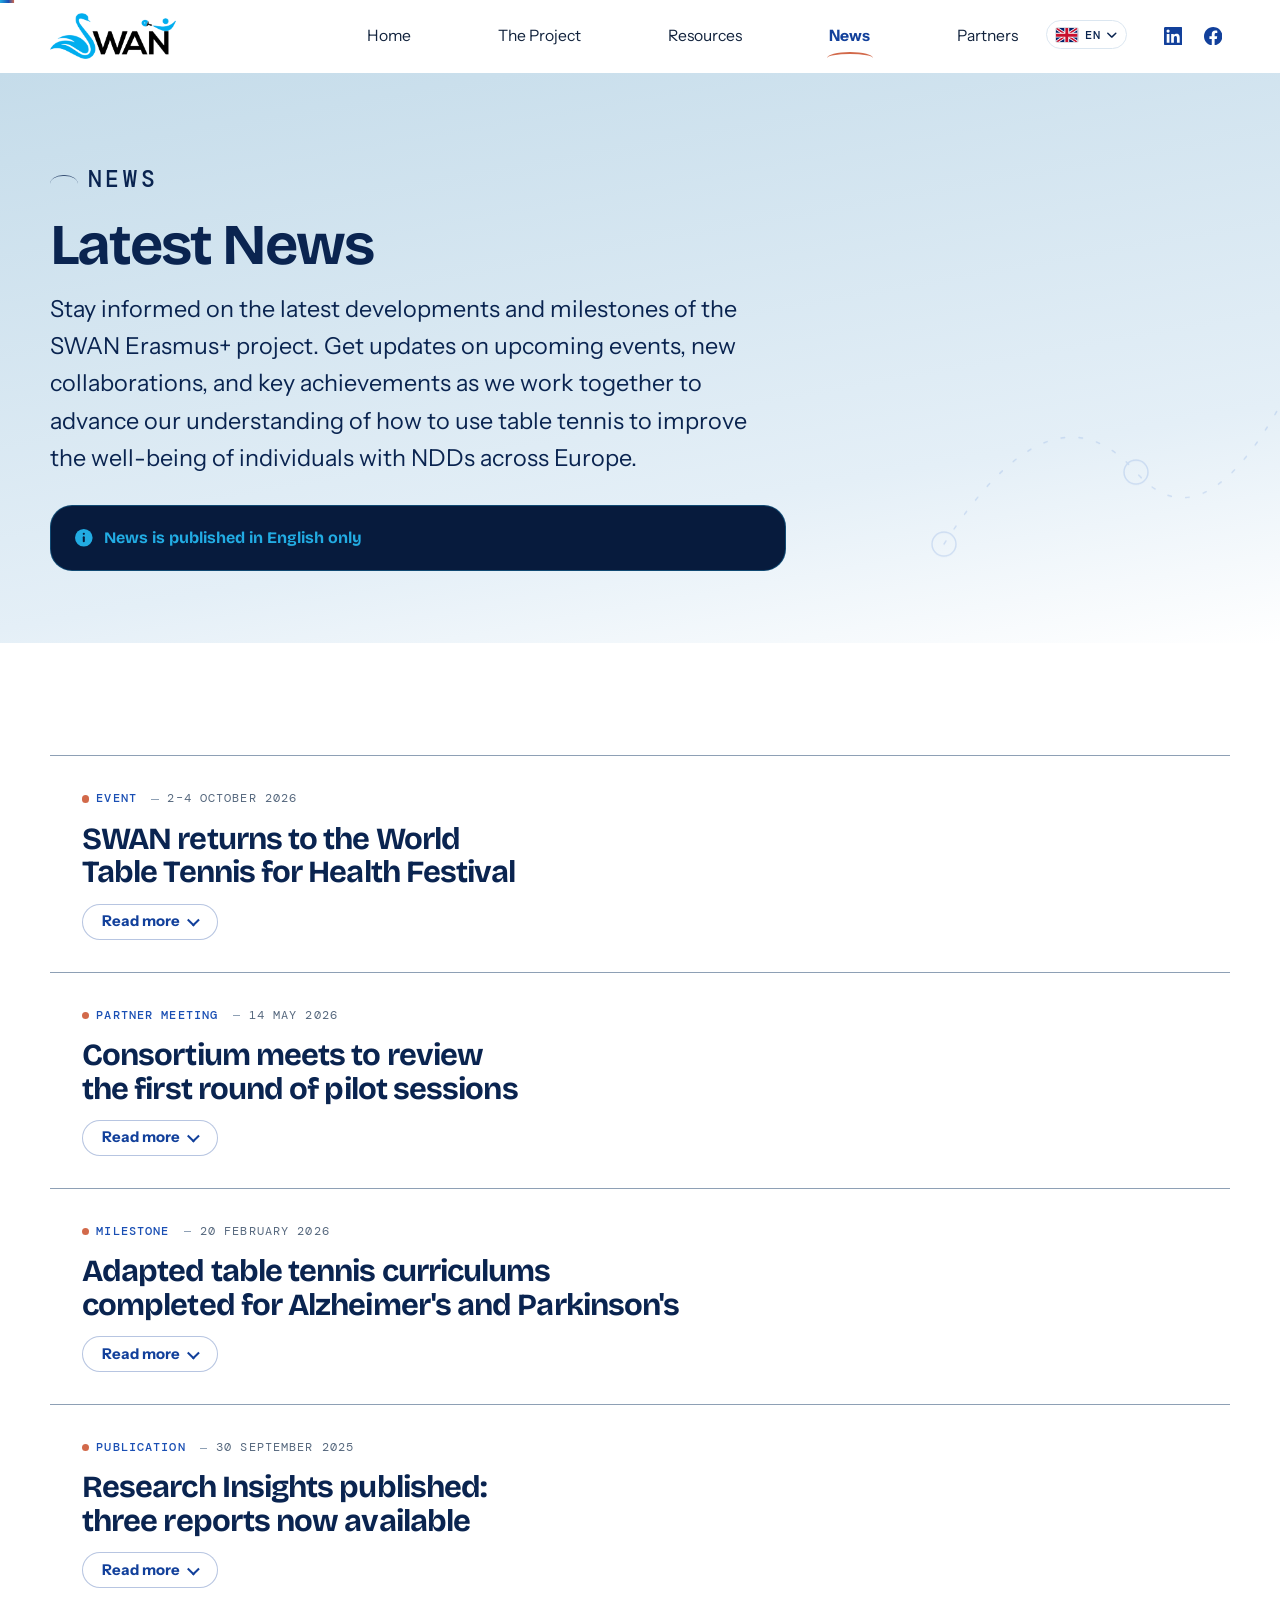
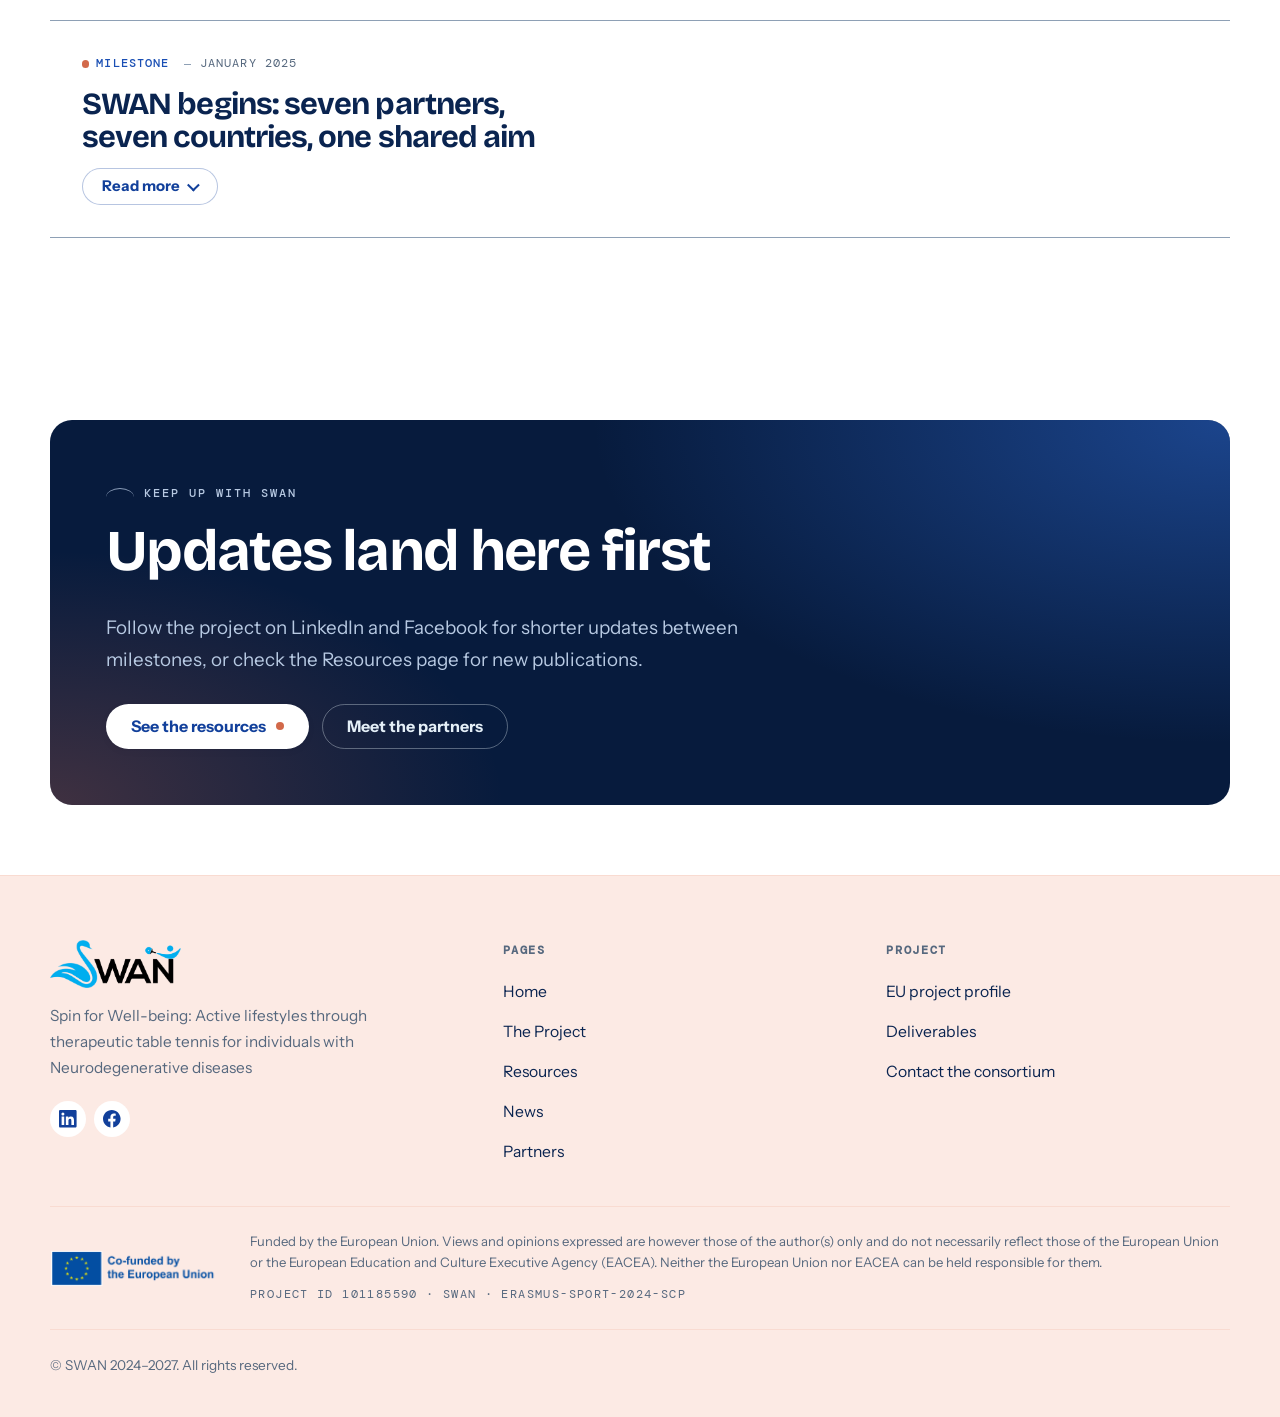
<file: public/news.html>
<!DOCTYPE html>
<html lang="en">
<head>
<meta charset="utf-8">
<meta name="viewport" content="width=device-width, initial-scale=1">
<title>News — SWAN Erasmus+ Sport Project</title>
<meta name="description" content="The latest developments and milestones of the SWAN Erasmus+ project: upcoming events, new collaborations and key achievements in using table tennis to improve the well-being of individuals with NDDs across Europe.">
<link rel="icon" href="assets/img/swan-mark.svg" type="image/svg+xml">
<link rel="preload" href="assets/fonts/BricolageGrotesque-Bold.woff2" as="font" type="font/woff2" crossorigin>
<link rel="preload" href="assets/fonts/InstrumentSans-Regular.woff2" as="font" type="font/woff2" crossorigin>
<link rel="stylesheet" href="assets/css/style.css">
</head>
<body>

<div class="progress" aria-hidden="true"></div>
<a class="skip-link" href="#main">Skip to content</a>

<!-- Flag sprite for the language switcher in the header. Kept here so the
     header markup stays readable; each flag is referenced once by <use>. -->
<svg class="flag-sprite" aria-hidden="true" focusable="false" width="0" height="0">
  <defs>
    <clipPath id="flag-clip"><rect width="24" height="16"/></clipPath>

    <symbol id="flag-en" viewBox="0 0 24 16">
      <g clip-path="url(#flag-clip)">
        <rect width="24" height="16" fill="#012169"/>
        <path d="M0 0 24 16M24 0 0 16" stroke="#fff" stroke-width="3.6"/>
        <path d="M0 0 24 16M24 0 0 16" stroke="#C8102E" stroke-width="1.8"/>
        <path d="M12 0v16M0 8h24" stroke="#fff" stroke-width="5.4"/>
        <path d="M12 0v16M0 8h24" stroke="#C8102E" stroke-width="3.2"/>
      </g>
    </symbol>

    <symbol id="flag-el" viewBox="0 0 24 16">
      <rect width="24" height="16" fill="#0D5EAF"/>
      <g fill="#fff">
        <rect y="1.78" width="24" height="1.78"/>
        <rect y="5.33" width="24" height="1.78"/>
        <rect y="8.89" width="24" height="1.78"/>
        <rect y="12.44" width="24" height="1.78"/>
      </g>
      <rect width="8.89" height="8.89" fill="#0D5EAF"/>
      <path d="M3.56 0v8.89M0 3.56h8.89" stroke="#fff" stroke-width="1.78"/>
    </symbol>

    <symbol id="flag-sl" viewBox="0 0 24 16">
      <rect width="24" height="16" fill="#fff"/>
      <rect y="5.33" width="24" height="5.34" fill="#0000C8"/>
      <rect y="10.67" width="24" height="5.33" fill="#D50000"/>
      <path d="M3.9 2.5h5.4v4.1c0 2-2.7 3.1-2.7 3.1s-2.7-1.1-2.7-3.1z" fill="#0000C8" stroke="#D50000" stroke-width=".6"/>
      <path d="M4.9 6.7 6.6 4.1l1.7 2.6z" fill="#fff"/>
      <path d="M4.6 7.4h4v.7h-4z" fill="#fff"/>
    </symbol>

    <symbol id="flag-bg" viewBox="0 0 24 16">
      <rect width="24" height="16" fill="#fff"/>
      <rect y="5.33" width="24" height="5.34" fill="#00966E"/>
      <rect y="10.67" width="24" height="5.33" fill="#D62612"/>
    </symbol>

    <symbol id="flag-fr" viewBox="0 0 24 16">
      <rect width="24" height="16" fill="#fff"/>
      <rect width="8" height="16" fill="#002395"/>
      <rect x="16" width="8" height="16" fill="#ED2939"/>
    </symbol>

    <symbol id="flag-de" viewBox="0 0 24 16">
      <rect width="24" height="16" fill="#000"/>
      <rect y="5.33" width="24" height="5.34" fill="#DD0000"/>
      <rect y="10.67" width="24" height="5.33" fill="#FFCE00"/>
    </symbol>

    <symbol id="flag-es" viewBox="0 0 24 16">
      <rect width="24" height="16" fill="#AA151B"/>
      <rect y="4" width="24" height="8" fill="#F1BF00"/>
    </symbol>
  </defs>
</svg>


<header class="site-header">
  <nav class="container nav" aria-label="Main">
    <a class="brand" href="index.html">
      <img class="brand__logo" src="assets/img/swan-logo.png" alt="SWAN" width="787" height="289">
      <span class="visually-hidden">SWAN — Erasmus+ Sport Project</span>
    </a>

    <button class="nav__toggle" type="button" aria-expanded="false" aria-controls="nav-panel" aria-label="Menu">
      <span></span>
    </button>

    <div class="nav__panel" id="nav-panel">
      <ul class="nav__menu">
        <li><a class="nav__link" href="index.html">Home</a></li>
        <li><a class="nav__link" href="project.html">The Project</a></li>
        <li><a class="nav__link" href="resources.html">Resources</a></li>
        <li><a class="nav__link" href="news.html" aria-current="page">News</a></li>
        <li><a class="nav__link" href="partners.html">Partners</a></li>
      </ul>
      <!-- Language switcher. Only English exists so far, so the other six are
           marked unavailable rather than pointing at pages that are not there.
           To enable one, change its wrapper from
             <span class="lang__item lang__item--soon" aria-disabled="true">
           to
             <a class="lang__item" href="el/index.html" hreflang="el">
           and delete its <em>soon</em>. See the README for the full steps. -->
      <div class="lang">
        <button class="lang__toggle" type="button" aria-expanded="false" aria-controls="lang-menu">
          <svg class="flag" viewBox="0 0 24 16" aria-hidden="true"><use href="#flag-en"/></svg>
          <span class="lang__code">EN</span>
          <svg class="lang__chev" viewBox="0 0 12 8" aria-hidden="true"><path d="M1 1.6 6 6.4 11 1.6"/></svg>
          <span class="visually-hidden">Change language, English selected</span>
        </button>
        <ul class="lang__menu" id="lang-menu" hidden>
          <li>
            <span class="lang__item lang__item--current" lang="en" aria-current="true">
              <svg class="flag" viewBox="0 0 24 16" aria-hidden="true"><use href="#flag-en"/></svg>
              <span>English</span>
            </span>
          </li>
          <li>
            <span class="lang__item lang__item--soon" aria-disabled="true">
              <svg class="flag" viewBox="0 0 24 16" aria-hidden="true"><use href="#flag-el"/></svg>
              <span lang="el">Ελληνικά</span>
              <em>soon</em>
            </span>
          </li>
          <li>
            <span class="lang__item lang__item--soon" aria-disabled="true">
              <svg class="flag" viewBox="0 0 24 16" aria-hidden="true"><use href="#flag-sl"/></svg>
              <span lang="sl">Slovenščina</span>
              <em>soon</em>
            </span>
          </li>
          <li>
            <span class="lang__item lang__item--soon" aria-disabled="true">
              <svg class="flag" viewBox="0 0 24 16" aria-hidden="true"><use href="#flag-bg"/></svg>
              <span lang="bg">Български</span>
              <em>soon</em>
            </span>
          </li>
          <li>
            <span class="lang__item lang__item--soon" aria-disabled="true">
              <svg class="flag" viewBox="0 0 24 16" aria-hidden="true"><use href="#flag-fr"/></svg>
              <span lang="fr">Français</span>
              <em>soon</em>
            </span>
          </li>
          <li>
            <span class="lang__item lang__item--soon" aria-disabled="true">
              <svg class="flag" viewBox="0 0 24 16" aria-hidden="true"><use href="#flag-de"/></svg>
              <span lang="de">Deutsch</span>
              <em>soon</em>
            </span>
          </li>
          <li>
            <span class="lang__item lang__item--soon" aria-disabled="true">
              <svg class="flag" viewBox="0 0 24 16" aria-hidden="true"><use href="#flag-es"/></svg>
              <span lang="es">Español</span>
              <em>soon</em>
            </span>
          </li>
        </ul>
      </div>
      <div class="nav__social">
        <a href="https://www.linkedin.com/company/swan-erasmus" target="_blank" rel="noopener" aria-label="SWAN on LinkedIn">
          <svg viewBox="0 0 24 24" aria-hidden="true"><path d="M20.45 20.45h-3.56v-5.57c0-1.33-.02-3.04-1.85-3.04-1.85 0-2.14 1.45-2.14 2.94v5.67H9.35V9h3.42v1.56h.05a3.75 3.75 0 0 1 3.37-1.85c3.6 0 4.27 2.37 4.27 5.46v6.28zM5.34 7.43a2.07 2.07 0 1 1 0-4.14 2.07 2.07 0 0 1 0 4.14zM7.12 20.45H3.55V9h3.57v11.45zM22.22 0H1.77C.79 0 0 .77 0 1.72v20.55C0 23.23.79 24 1.77 24h20.45c.98 0 1.78-.77 1.78-1.73V1.72C24 .77 23.2 0 22.22 0z"/></svg>
        </a>
        <a href="https://www.facebook.com/swanerasmus" target="_blank" rel="noopener" aria-label="SWAN on Facebook">
          <svg viewBox="0 0 24 24" aria-hidden="true"><path d="M24 12.07C24 5.4 18.63 0 12 0S0 5.4 0 12.07C0 18.1 4.39 23.1 10.13 24v-8.44H7.08v-3.49h3.05V9.41c0-3.02 1.79-4.69 4.53-4.69 1.31 0 2.68.24 2.68.24v2.97h-1.51c-1.49 0-1.96.93-1.96 1.89v2.25h3.33l-.53 3.49h-2.8V24C19.61 23.1 24 18.1 24 12.07z"/></svg>
        </a>
      </div>
    </div>

    <div class="nav__scrim" aria-hidden="true"></div>
  </nav>
</header>

<main id="main">

  <!-- ================= PAGE HERO ================= -->
  <section class="page-hero">
    <div class="page-hero__decor" aria-hidden="true">
      <svg viewBox="0 0 400 400">
        <path d="M40 320 Q 130 180 200 260 T 360 120" stroke-dasharray="3 12" stroke-linecap="round"/>
        <circle cx="40" cy="320" r="10"/>
        <circle cx="200" cy="260" r="10"/>
        <circle cx="360" cy="120" r="10"/>
      </svg>
    </div>
    <div class="container page-hero__inner reveal">
      <p class="eyebrow">News</p>
      <h1>Latest News</h1>
      <p>
        Stay informed on the latest developments and milestones of the SWAN Erasmus+
        project. Get updates on upcoming events, new collaborations, and key
        achievements as we work together to advance our understanding of how to use
        table tennis to improve the well-being of individuals with NDDs across Europe.
      </p>
      <aside class="note">
        <span class="note__icon" aria-hidden="true">
          <svg viewBox="0 0 24 24"><circle cx="12" cy="12" r="12"/><circle class="note__glyph" cx="12" cy="6.6" r="1.5"/><rect class="note__glyph" x="10.6" y="10" width="2.8" height="8" rx="1.4"/></svg>
        </span>
        <p class="note__title">News is published in English only</p>
      </aside>
    </div>
  </section>

  <!-- ================= NEWS LIST =================
       Each entry is a <details> element. To add a new one, copy a whole
       <details class="news-item"> block and change the type, date, title,
       and detail text. A closed entry shows only its type, date and title.
       Newest entries go at the top.

       NOTE: the five entries below are SAMPLE content written from the
       project's own published material. Replace the dates, titles and text
       with your real updates before publishing.
  ============================================================== -->
  <section class="section">
    <div class="container">
      <div class="news-list reveal-group">

        <details class="news-item">
          <summary class="news-item__summary">
            <p class="news-item__meta">
              <span class="news-item__type">Event</span>
              <span class="news-item__date">2&ndash;4 October 2026</span>
            </p>
            <h2 class="news-item__title">SWAN returns to the World Table Tennis for Health Festival</h2>
            <span class="news-item__more">
              <span class="news-item__more-label--more">Read more</span>
              <span class="news-item__more-label--less">Show less</span>
            </span>
          </summary>
          <div class="news-item__detail">
            <div class="news-item__detail-inner">
              <p>
                After a first appearance in 2025, SWAN returns to the World Table Tennis
                for Health Festival with a full programme. This time the consortium
                brings evidence: the adapted curriculums have been delivered to
                participants in three countries, and the evaluation data on physical,
                cognitive and social outcomes is ready to share.
              </p>
              <p>Across the three days the project will:</p>
              <ul>
                <li>present the evaluation findings from the pilot interventions;</li>
                <li>run open, adapted table tennis sessions for festival visitors;</li>
                <li>introduce the trainer course to coaches and care staff;</li>
                <li>meet organisations interested in running the programme themselves.</li>
              </ul>
              <p>
                If you work with people living with a neurodegenerative disease and plan
                to attend, come and find the SWAN team — we would like to hear what
                would make the programme work in your setting.
              </p>
              <!-- IMAGES: add as many of these as you like. Keep the width and
                   height attributes accurate — the open animation measures the
                   panel before the image has loaded. For two side by side, wrap
                   the figures in <div class="news-item__gallery">. -->
              <figure class="news-item__figure">
                <img src="assets/img/news/news-placeholder.png"
                     alt="" width="1280" height="720">
                <figcaption>Replace assets/img/news/news-placeholder.png with a photo from the event.</figcaption>
              </figure>
            </div>
          </div>
        </details>

        <details class="news-item">
          <summary class="news-item__summary">
            <p class="news-item__meta">
              <span class="news-item__type">Partner meeting</span>
              <span class="news-item__date">14 May 2026</span>
            </p>
            <h2 class="news-item__title">Consortium meets to review the first round of pilot sessions</h2>
            <span class="news-item__more">
              <span class="news-item__more-label--more">Read more</span>
              <span class="news-item__more-label--less">Show less</span>
            </span>
          </summary>
          <div class="news-item__detail">
            <div class="news-item__detail-inner">
              <p>
                The transnational meeting brought the consortium together to look at the
                same question from seven angles: what actually happens when an adapted
                table tennis session meets a real group of participants.
              </p>
              <p>
                Coaches reported back on session length, group size, the pace of
                progression and the balance between drills and free play. Care partners
                raised the practical questions that decide whether a programme survives
                contact with a care setting — transport, staffing, room booking and how
                to keep a participant engaged on a difficult day.
              </p>
              <p>
                <strong>The outcome:</strong> a revised session structure with shorter
                blocks, clearer progression steps, and a simplified set of measures for
                trainers to record. The updated materials feed into Work Package 4.
              </p>
            </div>
          </div>
        </details>

        <details class="news-item">
          <summary class="news-item__summary">
            <p class="news-item__meta">
              <span class="news-item__type">Milestone</span>
              <span class="news-item__date">20 February 2026</span>
            </p>
            <h2 class="news-item__title">Adapted table tennis curriculums completed for Alzheimer's and Parkinson's</h2>
            <span class="news-item__more">
              <span class="news-item__more-label--more">Read more</span>
              <span class="news-item__more-label--less">Show less</span>
            </span>
          </summary>
          <div class="news-item__detail">
            <div class="news-item__detail-inner">
              <p>
                The two curriculums start from the same sport and diverge where the
                conditions do. The Parkinson's curriculum leans on rhythm, initiation of
                movement, amplitude and balance. The Alzheimer's curriculum leans on
                orientation, sequencing, recall and the social structure of the session
                itself.
              </p>
              <p>
                Both were built by the project's sport scientists and clinical advisors
                together, and both are written for a coach rather than a clinician:
                every session has a stated aim, a warm-up, a set of progressions and a
                fallback for a participant having a harder day.
              </p>
              <p>
                The curriculums now move into piloting in <strong>Greece, Bulgaria and
                Spain</strong>, where they will be evaluated for their impact on
                physical, cognitive and social well-being.
              </p>
            </div>
          </div>
        </details>

        <details class="news-item">
          <summary class="news-item__summary">
            <p class="news-item__meta">
              <span class="news-item__type">Publication</span>
              <span class="news-item__date">30 September 2025</span>
            </p>
            <h2 class="news-item__title">Research Insights published: three reports now available</h2>
            <span class="news-item__more">
              <span class="news-item__more-label--more">Read more</span>
              <span class="news-item__more-label--less">Show less</span>
            </span>
          </summary>
          <div class="news-item__detail">
            <div class="news-item__detail-inner">
              <p>
                Led by the University of Ljubljana — Faculty of Sport, Deliverable 2.1
                collects what is already known about table tennis as a health
                intervention, what practitioners across Europe are already doing, and
                what the people who would run these programmes say they are missing.
              </p>
              <ul>
                <li><strong>Best Practices Report (D2.1.1)</strong> — ITTF Foundation</li>
                <li><strong>Needs Assessment Report (D2.1.2)</strong> — KTG R&amp;I</li>
                <li><strong>Literature Review (D2.1.3)</strong> — University of Ljubljana</li>
              </ul>
              <p>
                All three reports are on the <a href="resources.html">Resources</a> page.
              </p>
            </div>
          </div>
        </details>

        <details class="news-item">
          <summary class="news-item__summary">
            <p class="news-item__meta">
              <span class="news-item__type">Milestone</span>
              <span class="news-item__date">January 2025</span>
            </p>
            <h2 class="news-item__title">SWAN begins: seven partners, seven countries, one shared aim</h2>
            <span class="news-item__more">
              <span class="news-item__more-label--more">Read more</span>
              <span class="news-item__more-label--less">Show less</span>
            </span>
          </summary>
          <div class="news-item__detail">
            <div class="news-item__detail-inner">
              <p>
                SWAN — <em>Spin for Well-being: Active lifestyles through therapeutic
                table tennis for individuals with Neurodegenerative diseases</em> —
                brings together researchers, sport federations, care organisations and
                technology partners from across the European Union.
              </p>
              <p>
                The kick-off set the shape of the work: research first, then a
                curriculum, then trainers, then evidence. The aim behind all four is a
                network of people and organisations able to keep running these
                programmes long after the project itself ends.
              </p>
              <p>
                Read more about the plan on <a href="project.html">The Project</a> page.
              </p>
            </div>
          </div>
        </details>

      </div>
    </div>
  </section>

  <!-- ================= CTA ================= -->
  <section class="section section--tight">
    <div class="container">
      <div class="cta-band reveal">
        <p class="eyebrow">Keep up with SWAN</p>
        <h2>Updates land here first</h2>
        <p>
          Follow the project on LinkedIn and Facebook for shorter updates between
          milestones, or check the Resources page for new publications.
        </p>
        <div class="hero__actions hero__actions--cta">
          <a class="btn btn--light" href="resources.html"><span>See the resources</span><span class="btn__ball" aria-hidden="true"></span></a>
          <a class="btn btn--ghost btn--on-dark" href="partners.html">Meet the partners</a>
        </div>
      </div>
    </div>
  </section>

</main>

<footer class="site-footer">
  <div class="container">
    <div class="footer__top">
      <div class="footer__brand">
        <a class="brand" href="index.html">
          <img class="brand__logo" src="assets/img/swan-logo.png" alt="SWAN" width="787" height="289">
          <span class="visually-hidden">SWAN — Erasmus+ Sport Project</span>
        </a>
        <p class="footer__tagline">
          Spin for Well-being: Active lifestyles through therapeutic table tennis
          for individuals with Neurodegenerative diseases
        </p>
        <div class="footer__social">
          <a href="https://www.linkedin.com/company/swan-erasmus" target="_blank" rel="noopener" aria-label="SWAN on LinkedIn">
            <svg viewBox="0 0 24 24" aria-hidden="true"><path d="M20.45 20.45h-3.56v-5.57c0-1.33-.02-3.04-1.85-3.04-1.85 0-2.14 1.45-2.14 2.94v5.67H9.35V9h3.42v1.56h.05a3.75 3.75 0 0 1 3.37-1.85c3.6 0 4.27 2.37 4.27 5.46v6.28zM5.34 7.43a2.07 2.07 0 1 1 0-4.14 2.07 2.07 0 0 1 0 4.14zM7.12 20.45H3.55V9h3.57v11.45zM22.22 0H1.77C.79 0 0 .77 0 1.72v20.55C0 23.23.79 24 1.77 24h20.45c.98 0 1.78-.77 1.78-1.73V1.72C24 .77 23.2 0 22.22 0z"/></svg>
          </a>
          <a href="https://www.facebook.com/swanerasmus" target="_blank" rel="noopener" aria-label="SWAN on Facebook">
            <svg viewBox="0 0 24 24" aria-hidden="true"><path d="M24 12.07C24 5.4 18.63 0 12 0S0 5.4 0 12.07C0 18.1 4.39 23.1 10.13 24v-8.44H7.08v-3.49h3.05V9.41c0-3.02 1.79-4.69 4.53-4.69 1.31 0 2.68.24 2.68.24v2.97h-1.51c-1.49 0-1.96.93-1.96 1.89v2.25h3.33l-.53 3.49h-2.8V24C19.61 23.1 24 18.1 24 12.07z"/></svg>
          </a>
        </div>
      </div>

      <div>
        <p class="footer__heading">Pages</p>
        <ul class="footer__list">
          <li><a href="index.html">Home</a></li>
          <li><a href="project.html">The Project</a></li>
          <li><a href="resources.html">Resources</a></li>
          <li><a href="news.html">News</a></li>
          <li><a href="partners.html">Partners</a></li>
        </ul>
      </div>

      <div>
        <p class="footer__heading">Project</p>
        <ul class="footer__list">
          <li><a href="https://ec.europa.eu/info/funding-tenders/opportunities/portal/screen/opportunities/projects-details/43353764/101185590/ERASMUS2027?keywords=SWAN&amp;isExactMatch=false&amp;order=DESC&amp;pageNumber=1&amp;pageSize=50&amp;sortBy=title" target="_blank" rel="noopener">EU project profile</a></li>
          <li><a href="resources.html">Deliverables</a></li>
          <li><a href="#">Contact the consortium</a></li>
        </ul>
      </div>
    </div>

    <div class="footer__funding">
      <img class="footer__eu" src="assets/img/eu-funded.png" alt="Co-funded by the European Union" width="712" height="149">
      <div>
        <p class="footer__disclaimer">
          Funded by the European Union. Views and opinions expressed are however
          those of the author(s) only and do not necessarily reflect those of the
          European Union or the European Education and Culture Executive Agency
          (EACEA). Neither the European Union nor EACEA can be held responsible for them.
        </p>
        <p class="footer__id">Project ID 101185590 &middot; SWAN &middot; ERASMUS-SPORT-2024-SCP</p>
      </div>
    </div>

    <div class="footer__bottom">
      <p class="footer__legal">&copy; SWAN 2024&ndash;2027. All rights reserved.</p>
    </div>
  </div>
</footer>

<script src="assets/js/vendor/gsap.min.js" defer></script>
<script src="assets/js/vendor/ScrollTrigger.min.js" defer></script>
<script src="assets/js/main.js" defer></script>
<script src="assets/js/motion.js" defer></script>
</body>
</html>
</file>
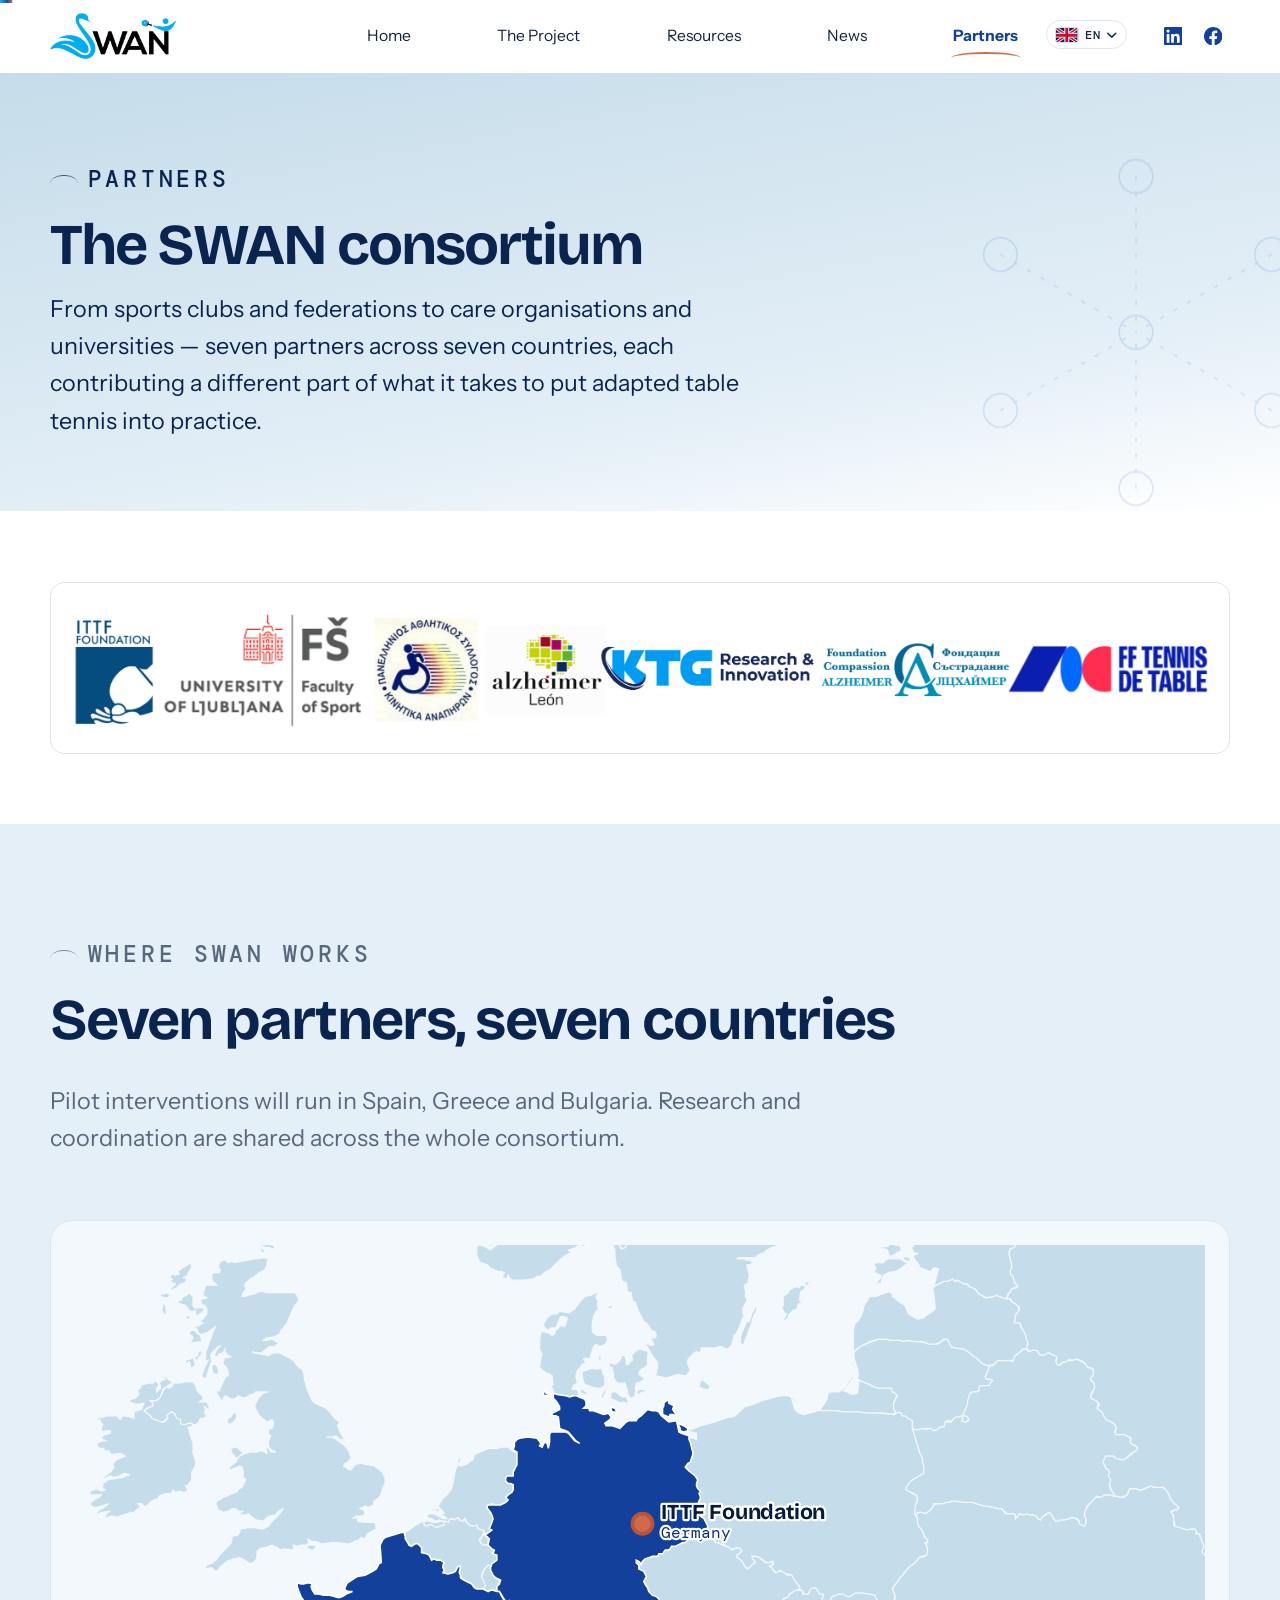
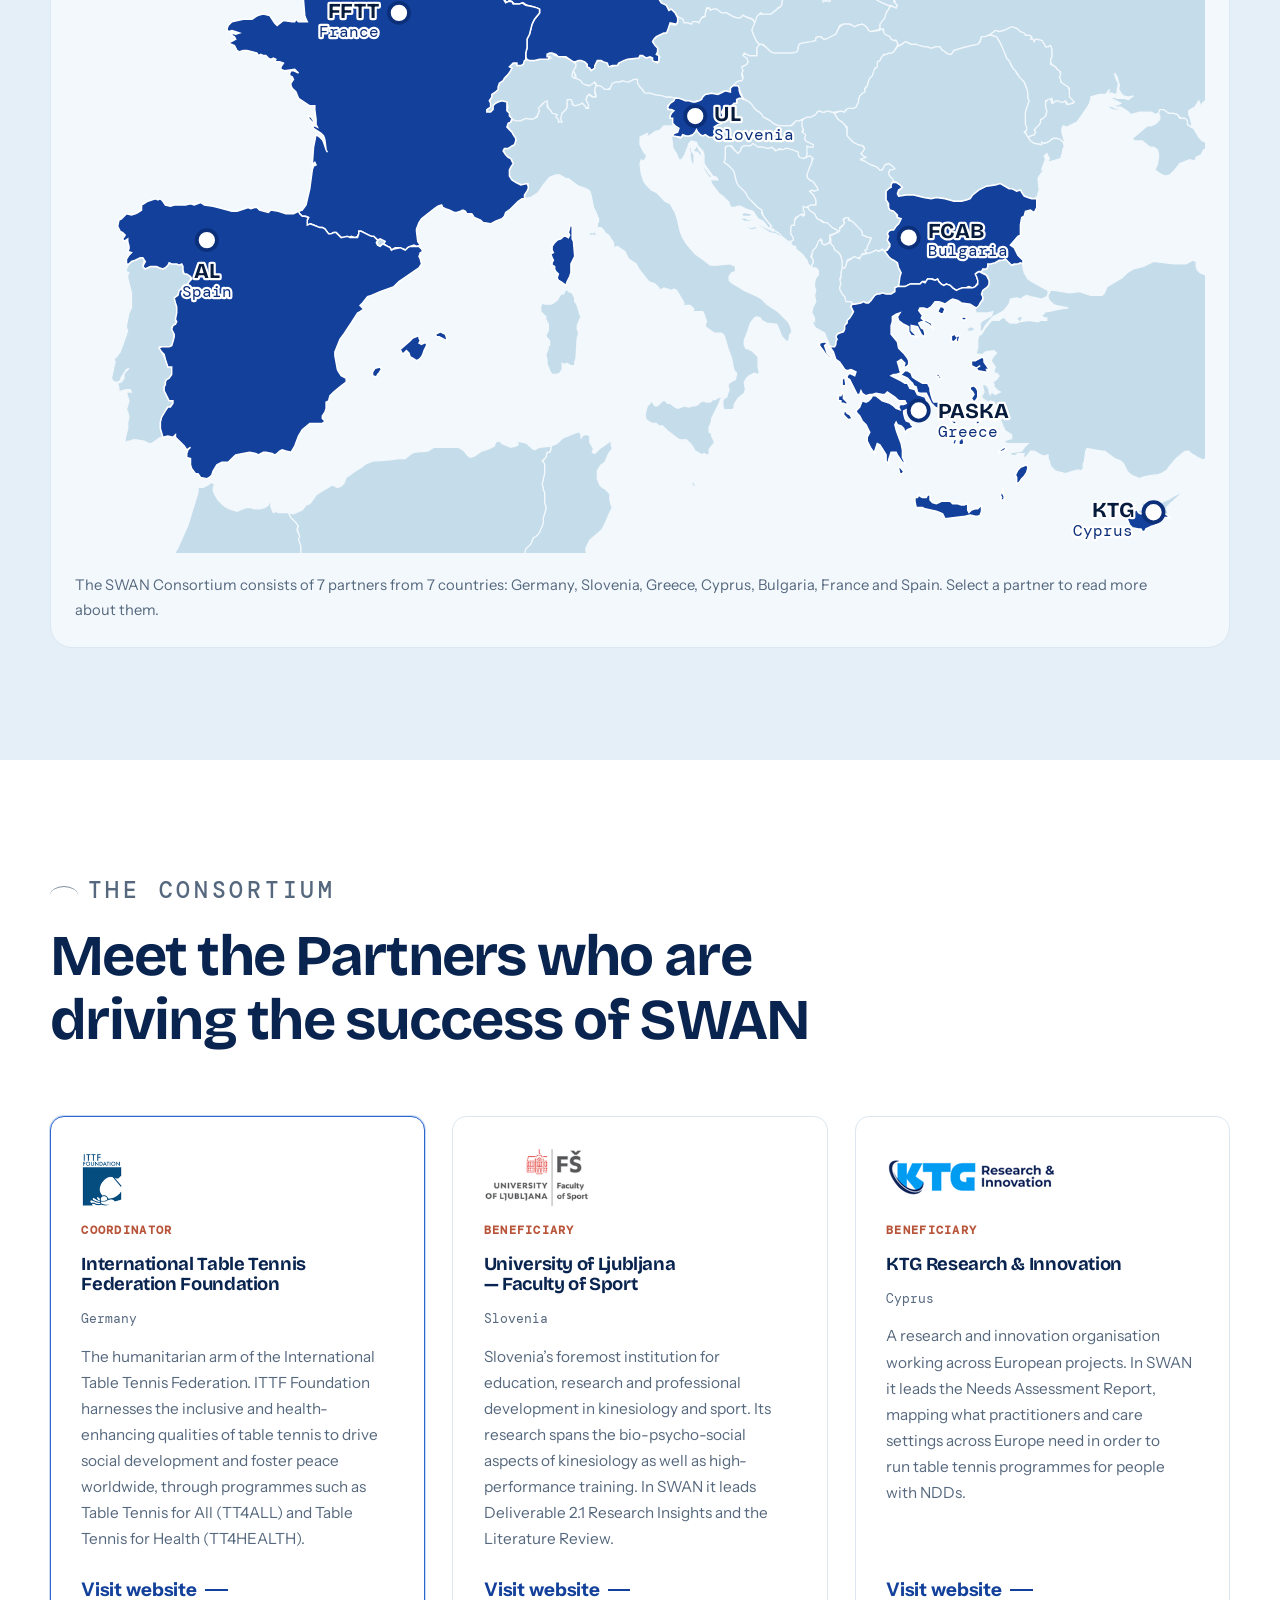
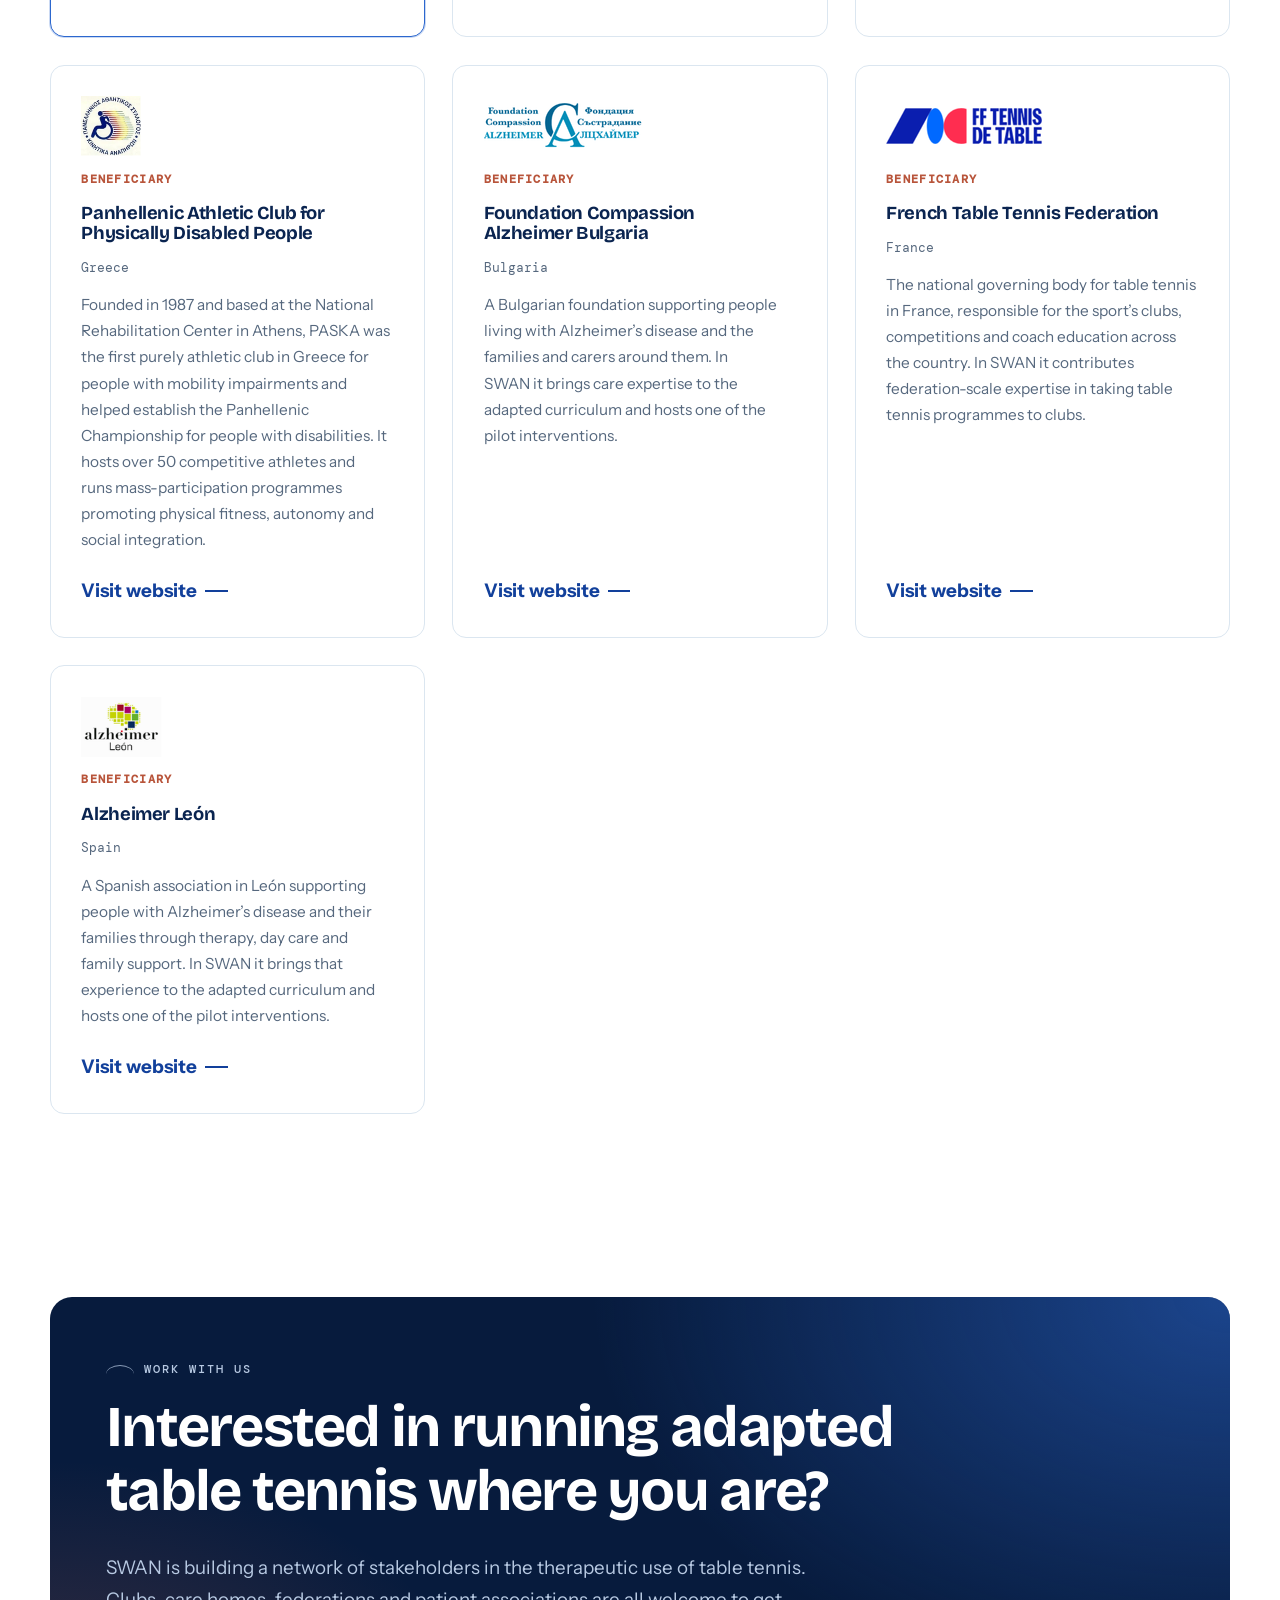
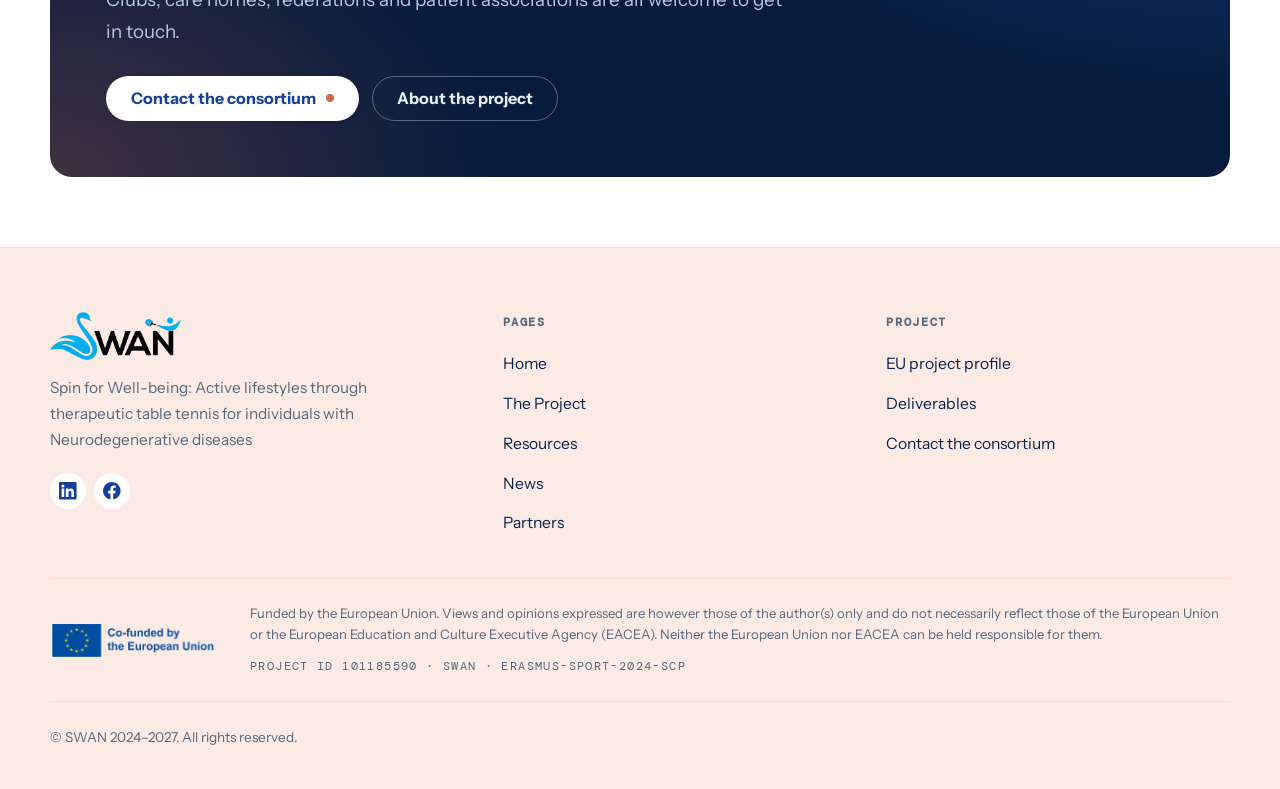
<file: public/partners.html>
<!DOCTYPE html>
<html lang="en">
<head>
<meta charset="utf-8">
<meta name="viewport" content="width=device-width, initial-scale=1">
<title>Partners — SWAN Erasmus+ Sport Project</title>
<meta name="description" content="The seven organisations behind SWAN: sports clubs and federations, care organisations, research institutes and universities working across seven European countries on therapeutic table tennis for neurodegenerative diseases.">
<link rel="icon" href="assets/img/swan-mark.svg" type="image/svg+xml">
<link rel="preload" href="assets/fonts/BricolageGrotesque-Bold.woff2" as="font" type="font/woff2" crossorigin>
<link rel="preload" href="assets/fonts/InstrumentSans-Regular.woff2" as="font" type="font/woff2" crossorigin>
<link rel="stylesheet" href="assets/css/style.css">
</head>
<body>

<div class="progress" aria-hidden="true"></div>
<a class="skip-link" href="#main">Skip to content</a>

<!-- Flag sprite for the language switcher in the header. Kept here so the
     header markup stays readable; each flag is referenced once by <use>. -->
<svg class="flag-sprite" aria-hidden="true" focusable="false" width="0" height="0">
  <defs>
    <clipPath id="flag-clip"><rect width="24" height="16"/></clipPath>

    <symbol id="flag-en" viewBox="0 0 24 16">
      <g clip-path="url(#flag-clip)">
        <rect width="24" height="16" fill="#012169"/>
        <path d="M0 0 24 16M24 0 0 16" stroke="#fff" stroke-width="3.6"/>
        <path d="M0 0 24 16M24 0 0 16" stroke="#C8102E" stroke-width="1.8"/>
        <path d="M12 0v16M0 8h24" stroke="#fff" stroke-width="5.4"/>
        <path d="M12 0v16M0 8h24" stroke="#C8102E" stroke-width="3.2"/>
      </g>
    </symbol>

    <symbol id="flag-el" viewBox="0 0 24 16">
      <rect width="24" height="16" fill="#0D5EAF"/>
      <g fill="#fff">
        <rect y="1.78" width="24" height="1.78"/>
        <rect y="5.33" width="24" height="1.78"/>
        <rect y="8.89" width="24" height="1.78"/>
        <rect y="12.44" width="24" height="1.78"/>
      </g>
      <rect width="8.89" height="8.89" fill="#0D5EAF"/>
      <path d="M3.56 0v8.89M0 3.56h8.89" stroke="#fff" stroke-width="1.78"/>
    </symbol>

    <symbol id="flag-sl" viewBox="0 0 24 16">
      <rect width="24" height="16" fill="#fff"/>
      <rect y="5.33" width="24" height="5.34" fill="#0000C8"/>
      <rect y="10.67" width="24" height="5.33" fill="#D50000"/>
      <path d="M3.9 2.5h5.4v4.1c0 2-2.7 3.1-2.7 3.1s-2.7-1.1-2.7-3.1z" fill="#0000C8" stroke="#D50000" stroke-width=".6"/>
      <path d="M4.9 6.7 6.6 4.1l1.7 2.6z" fill="#fff"/>
      <path d="M4.6 7.4h4v.7h-4z" fill="#fff"/>
    </symbol>

    <symbol id="flag-bg" viewBox="0 0 24 16">
      <rect width="24" height="16" fill="#fff"/>
      <rect y="5.33" width="24" height="5.34" fill="#00966E"/>
      <rect y="10.67" width="24" height="5.33" fill="#D62612"/>
    </symbol>

    <symbol id="flag-fr" viewBox="0 0 24 16">
      <rect width="24" height="16" fill="#fff"/>
      <rect width="8" height="16" fill="#002395"/>
      <rect x="16" width="8" height="16" fill="#ED2939"/>
    </symbol>

    <symbol id="flag-de" viewBox="0 0 24 16">
      <rect width="24" height="16" fill="#000"/>
      <rect y="5.33" width="24" height="5.34" fill="#DD0000"/>
      <rect y="10.67" width="24" height="5.33" fill="#FFCE00"/>
    </symbol>

    <symbol id="flag-es" viewBox="0 0 24 16">
      <rect width="24" height="16" fill="#AA151B"/>
      <rect y="4" width="24" height="8" fill="#F1BF00"/>
    </symbol>
  </defs>
</svg>


<header class="site-header">
  <nav class="container nav" aria-label="Main">
    <a class="brand" href="index.html">
      <img class="brand__logo" src="assets/img/swan-logo.png" alt="SWAN" width="787" height="289">
      <span class="visually-hidden">SWAN — Erasmus+ Sport Project</span>
    </a>

    <button class="nav__toggle" type="button" aria-expanded="false" aria-controls="nav-panel" aria-label="Menu">
      <span></span>
    </button>

    <div class="nav__panel" id="nav-panel">
      <ul class="nav__menu">
        <li><a class="nav__link" href="index.html">Home</a></li>
        <li><a class="nav__link" href="project.html">The Project</a></li>
        <li><a class="nav__link" href="resources.html">Resources</a></li>
        <li><a class="nav__link" href="news.html">News</a></li>
        <li><a class="nav__link" href="partners.html" aria-current="page">Partners</a></li>
      </ul>
      <!-- Language switcher. Only English exists so far, so the other six are
           marked unavailable rather than pointing at pages that are not there.
           To enable one, change its wrapper from
             <span class="lang__item lang__item--soon" aria-disabled="true">
           to
             <a class="lang__item" href="el/index.html" hreflang="el">
           and delete its <em>soon</em>. See the README for the full steps. -->
      <div class="lang">
        <button class="lang__toggle" type="button" aria-expanded="false" aria-controls="lang-menu">
          <svg class="flag" viewBox="0 0 24 16" aria-hidden="true"><use href="#flag-en"/></svg>
          <span class="lang__code">EN</span>
          <svg class="lang__chev" viewBox="0 0 12 8" aria-hidden="true"><path d="M1 1.6 6 6.4 11 1.6"/></svg>
          <span class="visually-hidden">Change language, English selected</span>
        </button>
        <ul class="lang__menu" id="lang-menu" hidden>
          <li>
            <span class="lang__item lang__item--current" lang="en" aria-current="true">
              <svg class="flag" viewBox="0 0 24 16" aria-hidden="true"><use href="#flag-en"/></svg>
              <span>English</span>
            </span>
          </li>
          <li>
            <span class="lang__item lang__item--soon" aria-disabled="true">
              <svg class="flag" viewBox="0 0 24 16" aria-hidden="true"><use href="#flag-el"/></svg>
              <span lang="el">Ελληνικά</span>
              <em>soon</em>
            </span>
          </li>
          <li>
            <span class="lang__item lang__item--soon" aria-disabled="true">
              <svg class="flag" viewBox="0 0 24 16" aria-hidden="true"><use href="#flag-sl"/></svg>
              <span lang="sl">Slovenščina</span>
              <em>soon</em>
            </span>
          </li>
          <li>
            <span class="lang__item lang__item--soon" aria-disabled="true">
              <svg class="flag" viewBox="0 0 24 16" aria-hidden="true"><use href="#flag-bg"/></svg>
              <span lang="bg">Български</span>
              <em>soon</em>
            </span>
          </li>
          <li>
            <span class="lang__item lang__item--soon" aria-disabled="true">
              <svg class="flag" viewBox="0 0 24 16" aria-hidden="true"><use href="#flag-fr"/></svg>
              <span lang="fr">Français</span>
              <em>soon</em>
            </span>
          </li>
          <li>
            <span class="lang__item lang__item--soon" aria-disabled="true">
              <svg class="flag" viewBox="0 0 24 16" aria-hidden="true"><use href="#flag-de"/></svg>
              <span lang="de">Deutsch</span>
              <em>soon</em>
            </span>
          </li>
          <li>
            <span class="lang__item lang__item--soon" aria-disabled="true">
              <svg class="flag" viewBox="0 0 24 16" aria-hidden="true"><use href="#flag-es"/></svg>
              <span lang="es">Español</span>
              <em>soon</em>
            </span>
          </li>
        </ul>
      </div>
      <div class="nav__social">
        <a href="https://www.linkedin.com/company/swan-erasmus" target="_blank" rel="noopener" aria-label="SWAN on LinkedIn">
          <svg viewBox="0 0 24 24" aria-hidden="true"><path d="M20.45 20.45h-3.56v-5.57c0-1.33-.02-3.04-1.85-3.04-1.85 0-2.14 1.45-2.14 2.94v5.67H9.35V9h3.42v1.56h.05a3.75 3.75 0 0 1 3.37-1.85c3.6 0 4.27 2.37 4.27 5.46v6.28zM5.34 7.43a2.07 2.07 0 1 1 0-4.14 2.07 2.07 0 0 1 0 4.14zM7.12 20.45H3.55V9h3.57v11.45zM22.22 0H1.77C.79 0 0 .77 0 1.72v20.55C0 23.23.79 24 1.77 24h20.45c.98 0 1.78-.77 1.78-1.73V1.72C24 .77 23.2 0 22.22 0z"/></svg>
        </a>
        <a href="https://www.facebook.com/swanerasmus" target="_blank" rel="noopener" aria-label="SWAN on Facebook">
          <svg viewBox="0 0 24 24" aria-hidden="true"><path d="M24 12.07C24 5.4 18.63 0 12 0S0 5.4 0 12.07C0 18.1 4.39 23.1 10.13 24v-8.44H7.08v-3.49h3.05V9.41c0-3.02 1.79-4.69 4.53-4.69 1.31 0 2.68.24 2.68.24v2.97h-1.51c-1.49 0-1.96.93-1.96 1.89v2.25h3.33l-.53 3.49h-2.8V24C19.61 23.1 24 18.1 24 12.07z"/></svg>
        </a>
      </div>
    </div>

    <div class="nav__scrim" aria-hidden="true"></div>
  </nav>
</header>

<main id="main">

  <!-- ================= PAGE HERO ================= -->
  <section class="page-hero">
    <div class="page-hero__decor" aria-hidden="true">
      <svg viewBox="0 0 400 400">
        <circle cx="200" cy="200" r="14"/><circle cx="200" cy="70" r="14"/>
        <circle cx="313" cy="135" r="14"/><circle cx="313" cy="265" r="14"/>
        <circle cx="200" cy="330" r="14"/><circle cx="87" cy="265" r="14"/>
        <circle cx="87" cy="135" r="14"/>
        <path d="M200 70 200 200M313 135 200 200M313 265 200 200M200 330 200 200M87 265 200 200M87 135 200 200" stroke-dasharray="3 10" stroke-linecap="round"/>
      </svg>
    </div>
    <div class="container page-hero__inner reveal">
      <p class="eyebrow">Partners</p>
      <h1>The SWAN consortium</h1>
      <p>
        From sports clubs and federations to care organisations and universities &mdash;
        seven partners across seven countries, each contributing a different part of
        what it takes to put adapted table tennis into practice.
      </p>
    </div>
  </section>

  <!-- ================= PARTNER LOGO BANNER ================= -->
  <section class="section section--tight">
    <div class="container reveal">
      <!-- PLACEHOLDER. Replace assets/img/partners-all.png with your own
           combined partner-logo image, keeping the filename, and update the
           width/height attributes below to your file's real pixel size. -->
      <div class="partners-banner">
        <img src="assets/img/partners-all.png"
             alt="Logos of the seven SWAN partner organisations"
             width="2678" height="283">
      </div>
    </div>
  </section>

  <!-- ================= CONSORTIUM MAP =================
       Pins sit at each partner's true relative geographic position.
       Clicking a pin jumps to that partner's card below.
  ============================================================== -->
  <section class="section section--sky">
    <div class="container">
      <div class="section-head section-head--wide reveal">
        <p class="eyebrow">Where SWAN works</p>
        <h2>Seven partners, seven countries</h2>
        <p>
          Pilot interventions will run in Spain, Greece and Bulgaria. Research and
          coordination are shared across the whole consortium.
        </p>
      </div>

      <div class="cmap reveal">
        <svg class="cmap__svg" viewBox="0 0 900 723" role="img"
             aria-label="Map of Europe with the seven SWAN partner countries marked">
  <g class="cmap__land">
    <path d="M128,139 124,143 122,142 120,143 121,141 122,138 124,137 126,134 128,133 129,137 128,139Z"/>
    <path d="M161,213 160,215 155,216 153,217 150,220 144,219 140,216 138,214 136,215 133,215 131,215 132,213 134,212 130,212 128,210 125,210 122,212 118,213 114,211 113,208 112,206 113,204 118,201 125,198 128,197 131,194 133,193 134,191 135,189 136,187 134,185 134,183 134,180 133,177 131,176 129,177 126,178 124,179 122,179 123,177 125,175 128,173 129,171 130,169 133,167 139,165 142,165 145,165 147,164 149,164 153,166 152,162 154,161 156,165 160,165 158,164 155,162 154,159 154,157 155,154 156,152 154,151 154,149 154,147 157,146 158,143 158,141 157,139 155,140 153,141 149,138 147,136 144,131 143,128 146,122 150,118 154,117 146,117 144,117 142,119 140,119 137,121 134,122 132,121 130,120 128,122 125,123 123,122 120,120 118,122 118,125 116,123 114,120 113,118 113,116 115,116 117,111 120,105 122,104 122,101 121,98 118,95 118,93 119,90 124,89 122,88 119,85 120,82 118,86 114,87 114,89 112,89 111,87 112,85 113,83 116,80 114,81 111,84 109,86 108,88 109,92 105,104 105,106 102,106 101,104 103,98 104,96 106,92 104,93 104,85 105,83 106,80 107,77 108,75 109,72 110,69 111,67 112,65 105,70 101,71 99,71 98,69 97,67 94,66 96,65 99,64 102,62 99,61 102,59 105,55 105,51 104,49 101,47 100,45 101,43 103,43 105,42 103,41 102,39 103,35 104,32 109,32 111,32 113,32 109,28 109,25 109,23 111,22 115,22 116,20 114,18 115,15 116,13 118,12 120,12 122,14 125,13 127,14 132,13 138,12 142,11 146,11 150,10 154,11 153,14 153,16 152,18 151,20 147,22 140,27 136,30 135,33 137,34 134,38 133,41 136,41 138,40 143,39 147,37 149,37 153,38 156,38 158,38 169,38 173,38 175,38 177,40 178,44 177,46 175,48 174,50 173,52 172,55 169,62 166,66 164,68 163,71 161,72 159,73 154,74 152,74 151,76 149,76 151,76 153,76 157,75 162,78 159,81 155,81 151,84 148,86 146,86 141,85 143,86 154,88 158,86 163,86 171,90 174,92 177,96 179,98 181,99 182,101 183,108 185,115 188,122 189,124 191,126 198,129 200,130 203,133 206,137 208,139 211,141 209,144 210,146 211,149 213,152 215,156 213,155 211,155 208,152 204,153 202,153 200,153 204,153 207,154 215,160 218,164 220,169 219,171 217,173 215,174 214,176 218,179 220,179 223,175 227,174 229,174 231,175 233,175 238,176 240,177 245,181 246,183 247,186 247,189 246,192 245,194 244,198 243,200 240,203 238,204 238,207 236,208 234,209 231,208 227,210 230,211 231,213 230,215 228,216 226,216 224,216 221,218 223,217 225,218 225,220 230,221 233,221 237,221 239,221 240,226 233,230 232,232 231,234 228,233 226,235 223,236 221,237 219,238 217,238 209,237 204,237 198,238 196,238 194,237 191,236 188,236 185,234 187,237 184,239 182,239 180,239 177,240 174,239 174,241 174,243 167,242 164,243 161,241 159,240 157,239 155,240 147,242 145,244 145,248 144,251 142,253 139,254 137,252 133,250 131,249 128,250 126,250 121,252 116,256 114,259 112,260 110,258 108,257 105,258 103,258 105,255 110,253 113,250 115,247 117,245 119,243 124,238 125,234 125,232 130,231 132,226 139,225 143,225 148,226 150,226 152,225 154,224 157,220 159,218 161,216 163,214 166,210 164,211 161,213ZM132,164 135,165 132,167 130,169 128,170 127,168 125,166 124,162 127,161 129,161 132,164ZM193,-44 190,-46 192,-50 194,-49 193,-46 193,-44ZM188,-44 188,-42 190,-41 193,-42 192,-40 191,-35 190,-33 190,-29 188,-26 188,-30 188,-32 187,-34 184,-34 184,-36 182,-36 182,-38 184,-37 186,-39 185,-42 183,-43 186,-46 188,-47 188,-44ZM198,-52 197,-50 195,-49 195,-52 197,-53ZM152,6 149,6 147,3 150,3 151,5ZM154,-1 157,0 159,1 159,3 157,3 155,2 152,2 150,1 148,1 148,-1 149,-4 152,-4 154,-3 154,-1ZM160,-5 158,-5 158,-7 156,-8 154,-9 158,-8 160,-7 160,-5ZM114,103 112,103 110,102 109,98 109,96 111,95 113,96 114,99 114,101 114,103ZM101,77 93,78 91,78 93,76 94,73 91,71 91,69 93,68 95,68 98,71 100,72 101,77ZM94,89 95,92 96,95 95,97 92,98 92,96 91,93 88,95 88,93 89,91 91,91 93,90ZM97,92 95,91 96,89 98,88 98,85 101,84 101,87 97,92ZM93,18 90,23 89,25 86,26 88,26 89,28 86,31 84,31 81,34 79,35 77,36 76,34 78,33 80,31 77,30 76,28 78,27 76,27 76,25 77,23 80,24 83,23 82,21 86,18 91,15 93,15 93,18ZM91,59 89,59 88,57 91,56 92,58ZM94,43 94,45 94,48 95,50 99,50 102,50 103,52 101,54 98,56 96,56 96,52 94,53 92,53 90,51 88,48 84,47 82,46 83,44 85,44 85,42 89,40 91,38 94,41 94,43ZM73,38 76,40 74,42 71,42 67,40 69,39 71,39 73,38ZM73,55 71,55 69,52 70,49 69,47 72,47 73,54ZM93,142 91,142 89,143 86,143 84,143 84,140 82,139 80,137 80,135 77,133 75,134 73,136 74,138 71,140 69,141 67,141 64,139 61,138 60,136 56,133 56,131 62,128 62,126 60,125 62,124 64,124 66,123 68,121 69,119 70,116 73,113 75,114 77,113 78,110 80,110 83,110 88,109 90,109 92,109 94,109 96,112 97,115 99,118 102,121 102,123 99,125 101,125 105,125 106,127 107,129 107,132 105,130 103,129 104,131 103,134 105,134 104,137 102,138 100,138 99,140 98,142 96,143 94,143ZM192,240 190,243 188,243 184,241 186,239 191,239Z"/>
    <path d="M953,344 945,344 940,345 936,350 933,349 930,351 928,352 925,355 923,354 920,354 918,355 915,357 913,357 910,357 906,358 898,365 895,370 893,372 891,373 895,369 896,367 896,365 895,363 892,368 890,369 887,371 887,374 888,376 889,380 890,384 886,382 886,379 884,377 881,377 878,374 875,373 873,373 871,373 867,370 864,370 864,372 861,374 857,372 850,372 848,372 841,374 839,372 833,368 831,368 829,368 829,366 831,366 833,365 829,363 827,362 825,361 827,360 830,361 835,361 839,362 843,359 839,360 835,359 833,357 831,353 832,351 831,348 830,344 828,341 829,345 830,347 831,349 830,355 830,357 828,358 826,357 823,357 824,354 821,358 819,358 816,358 809,360 809,362 808,365 807,367 803,373 798,380 794,382 792,383 790,384 787,383 786,385 786,388 788,395 788,397 785,394 782,393 779,393 775,396 772,397 770,396 770,398 764,397 761,395 759,392 761,391 764,390 765,388 764,386 766,384 768,382 769,380 769,378 771,377 773,375 774,372 773,368 773,366 773,364 775,362 777,361 778,365 780,363 782,363 784,363 786,364 788,363 790,366 795,365 792,360 792,358 792,355 792,353 788,350 786,349 785,347 784,344 785,342 785,340 783,339 781,336 778,334 777,332 777,330 778,328 778,326 778,322 777,319 775,320 773,320 772,318 770,315 766,314 764,316 763,314 761,314 762,312 760,311 758,311 756,310 754,309 751,306 749,305 747,305 744,305 742,306 740,307 736,308 734,307 729,310 727,311 725,312 722,312 721,315 719,318 714,319 710,320 706,321 700,323 698,326 696,326 694,325 690,322 689,320 687,320 685,320 683,321 681,321 679,320 677,320 672,319 670,318 666,318 662,316 660,317 656,319 655,317 654,315 652,315 650,314 649,312 647,311 645,311 644,309 644,306 641,306 641,302 644,298 646,293 647,291 649,288 652,288 654,289 655,287 653,285 653,282 653,279 651,275 652,272 656,267 657,265 659,263 663,258 666,255 668,254 671,251 672,249 677,248 678,246 679,242 678,239 677,237 679,237 679,235 677,233 675,228 672,224 671,222 671,220 671,218 670,216 670,214 672,213 675,213 677,214 680,212 683,209 684,207 687,206 689,206 691,206 694,205 696,205 698,204 702,204 708,205 712,205 715,205 721,207 724,207 727,208 731,209 735,210 737,209 741,214 744,214 747,214 749,215 749,217 751,216 752,214 755,215 758,214 760,215 763,215 765,215 767,218 769,219 770,217 773,215 775,213 777,214 779,217 780,219 783,220 785,219 788,219 792,218 795,217 797,218 800,220 800,222 802,223 804,224 805,222 805,220 805,218 804,216 804,214 805,211 806,209 808,206 810,204 813,201 816,201 820,199 824,199 828,200 830,200 832,201 835,201 838,199 839,195 841,194 845,194 848,195 850,195 854,193 857,192 860,193 863,193 866,193 869,195 871,198 873,203 879,209 878,211 876,211 873,212 874,214 875,217 875,219 875,221 875,223 880,225 883,226 885,226 888,226 890,226 892,226 893,228 893,230 896,230 896,232 897,234 898,237 899,239 899,241 898,243 898,245 900,247 902,250 906,249 908,248 910,248 912,249 914,251 916,252 919,252 921,254 923,253 929,251 932,250 934,249 936,248 939,250 940,252 941,254 943,257 947,261 949,263 951,262 952,260 957,261 959,262 961,262 963,264 966,265 968,266 970,265 972,265 973,267 975,268 977,268 980,270 983,273 985,273 988,272 989,274 988,277 990,279 989,282 987,285 985,287 982,288 981,290 982,292 984,293 987,294 985,295 983,295 981,297 981,299 980,301 983,302 984,304 985,306 985,308 985,310 985,313 983,317 983,319 983,321 982,323 980,323 975,323 971,323 969,323 966,322 964,323 962,326 961,328 958,329 956,329 954,331 953,333 953,335 952,337 952,339 954,339 953,341 952,343ZM832,370 835,372 832,371 826,370 824,369 823,367 823,365 824,367 832,370Z"/>
    <path d="M716,546 711,547 711,544 714,543 716,544 716,546ZM1016,506 1018,506 1020,507 1022,508 1024,506 1027,506 1030,507 1033,508 1035,508 1037,504 1039,504 1041,504 1042,506 1046,510 1048,512 1048,514 1051,515 1053,516 1054,518 1055,521 1057,522 1059,527 1059,529 1059,531 1058,533 1056,536 1057,538 1058,543 1059,545 1060,548 1063,549 1065,549 1068,549 1070,548 1072,550 1075,553 1079,557 1080,559 1076,556 1073,559 1072,566 1069,567 1067,567 1065,567 1066,570 1066,572 1068,574 1068,577 1067,579 1069,582 1069,587 1070,589 1070,591 1070,595 1071,597 1073,597 1072,600 1071,603 1070,606 1069,608 1069,610 1071,611 1075,615 1075,617 1075,619 1076,622 1076,624 1078,626 1080,628 1079,630 1079,632 1077,631 1075,632 1072,635 1070,637 1068,635 1069,630 1068,628 1066,627 1063,629 1061,630 1058,630 1056,630 1051,627 1049,626 1047,626 1044,627 1041,626 1038,629 1035,633 1033,633 1032,630 1031,628 1029,628 1027,630 1024,632 1021,633 1016,634 1013,634 1008,634 1006,633 1003,633 1001,634 996,636 987,641 981,644 977,645 975,646 970,646 966,645 963,645 960,642 957,640 954,639 952,639 947,642 945,643 943,644 939,646 937,647 935,647 933,646 930,646 928,643 925,642 922,642 921,645 920,651 922,658 919,659 917,660 916,665 914,666 913,670 909,668 909,665 907,661 906,656 907,654 910,650 913,646 913,644 913,642 911,639 908,641 906,643 903,644 902,646 901,648 898,649 894,647 889,644 887,642 885,642 883,643 877,648 871,655 870,657 865,660 862,661 860,661 854,662 850,663 848,664 843,662 840,660 838,658 835,652 833,650 828,648 820,642 818,642 812,641 806,640 805,642 804,650 803,652 803,656 801,658 799,657 795,658 789,660 781,658 779,656 777,654 776,650 775,648 775,645 772,646 769,645 764,642 761,642 759,645 757,647 755,647 756,644 751,644 748,646 746,645 744,645 746,643 748,643 754,642 756,639 759,636 757,636 748,636 742,636 740,634 743,633 746,632 746,629 743,627 741,626 739,622 738,619 737,617 740,615 740,611 740,608 734,606 732,603 729,602 727,603 724,601 722,599 723,597 724,595 723,591 723,589 725,589 727,591 728,593 728,595 729,597 730,595 733,597 737,595 735,594 732,591 732,589 731,587 734,585 736,582 734,580 732,580 732,578 733,575 730,571 730,569 732,566 734,564 732,562 725,563 723,565 718,565 718,563 719,560 719,553 720,550 722,549 725,544 730,538 736,538 738,536 741,536 742,538 745,540 750,540 752,539 750,536 752,535 755,535 754,537 753,539 760,538 767,539 769,538 774,538 774,536 772,536 770,534 773,531 775,531 784,529 791,528 781,526 779,525 776,522 775,520 775,518 776,516 777,514 780,514 792,516 800,515 809,518 818,518 820,516 822,511 834,504 838,500 843,497 851,495 857,492 859,491 875,493 885,493 890,490 893,491 893,493 893,495 894,498 896,500 901,502 908,500 911,501 913,508 915,511 918,513 920,513 921,511 925,510 929,513 930,515 937,517 944,518 947,521 956,523 959,522 965,520 976,518 983,521 985,522 987,521 990,522 992,522 1000,518 1003,515 1006,515 1008,513 1014,508 1016,506ZM755,493 755,496 756,500 759,505 762,507 773,513 775,514 775,517 774,519 770,521 761,519 758,518 756,519 753,521 750,520 745,521 744,525 740,530 735,533 731,535 725,542 723,546 721,547 721,545 721,542 721,540 723,538 725,537 730,534 731,531 727,532 723,532 720,532 718,532 717,530 717,528 720,526 721,524 723,522 723,520 722,518 723,514 727,511 728,509 728,506 727,503 725,501 722,500 722,498 726,497 727,495 727,493 729,493 732,492 735,491 739,490 741,489 743,491 745,493 747,494 750,493 752,492 755,493Z"/>
    <path d="M436,747 435,753 435,755 435,758 435,762 436,766 436,769 433,771 429,774 426,776 422,779 420,782 418,783 417,787 416,789 412,790 410,793 409,796 410,803 411,809 411,812 411,814 411,816 409,820 408,822 405,827 403,829 399,831 397,832 396,825 395,820 394,815 393,806 391,799 390,792 389,785 388,779 384,775 381,772 378,769 374,765 374,761 372,754 370,750 365,747 363,745 362,742 361,736 359,731 358,728 358,724 358,721 363,716 365,711 367,710 369,708 371,704 372,702 373,699 373,695 374,692 375,688 375,686 374,683 374,677 374,675 373,673 373,671 372,669 373,664 374,660 374,655 374,653 372,651 375,647 376,643 378,643 379,641 379,638 384,636 388,632 390,631 400,627 402,627 403,629 403,632 404,630 406,629 408,629 410,630 410,635 413,640 412,643 414,644 416,642 418,640 421,638 425,635 427,634 427,637 428,640 425,644 422,651 419,653 417,656 416,658 416,660 416,664 418,669 420,671 422,672 426,676 426,678 426,681 427,685 428,687 425,693 423,698 420,704 417,707 410,713 409,715 408,717 407,719 407,722 410,727 412,731 415,733 420,732 420,734 420,737 422,737 424,737 425,734 427,736 429,741 431,743 430,745 432,746 434,746 436,747ZM425,731 423,732 421,731 421,727 424,726 426,728 426,730Z"/>
    <path d="M908,668 912,670 914,667 916,665 917,660 919,659 921,659 920,652 921,645 922,643 925,642 928,643 929,645 933,646 935,647 937,647 939,646 943,644 945,643 947,642 952,639 954,639 956,640 960,642 962,645 966,645 970,646 975,646 977,645 981,644 987,641 996,636 1001,634 1003,633 1006,633 1008,634 1012,634 1016,634 1021,633 1024,632 1027,630 1029,628 1031,628 1032,630 1033,633 1033,635 1030,637 1027,641 1025,644 1022,648 1019,649 1015,650 1013,652 1012,654 1012,657 1011,659 1011,663 1012,667 1013,671 1013,673 1013,676 1012,678 1011,682 1011,686 1010,693 1010,700 1008,705 1006,711 1000,714 995,717 989,722 984,726 979,730 973,734 969,737 963,741 958,745 953,749 949,752 944,757 940,760 935,764 931,768 926,772 919,771 917,770 915,768 911,766 909,762 908,760 906,760 906,757 908,754 907,752 907,750 906,748 906,746 906,744 906,742 907,740 908,738 910,736 909,734 909,731 910,729 913,728 915,728 917,728 915,726 915,724 917,723 919,721 920,719 921,717 919,711 917,709 917,707 918,705 915,704 913,705 909,705 908,698 908,696 908,692 909,688 908,686 908,684 908,682 905,678 907,670 908,668Z"/>
    <path d="M397,332 399,334 399,336 397,339 396,342 396,344 398,345 402,346 404,348 406,350 409,351 413,348 415,350 414,355 414,357 415,359 413,360 410,358 408,359 407,362 408,364 409,366 409,368 407,369 406,367 404,365 402,366 399,367 397,367 396,364 395,362 393,362 392,365 392,368 391,370 388,373 388,375 387,377 388,380 386,381 385,378 383,376 384,374 380,373 379,371 377,369 376,364 374,364 372,366 370,368 370,371 368,375 365,378 360,377 357,378 355,379 351,379 349,379 348,377 346,375 346,373 344,371 345,368 344,365 340,363 337,364 335,365 333,367 334,369 331,372 329,372 328,370 330,369 331,366 330,364 331,361 332,358 335,356 337,354 337,352 338,349 341,347 342,345 345,342 347,339 348,337 346,336 348,334 351,333 352,335 354,335 357,334 357,332 360,330 362,331 366,331 370,330 372,330 374,330 376,330 379,329 376,328 376,326 378,325 380,325 382,327 384,327 390,328 394,330 397,332Z"/>
    <path d="M582,34 580,36 578,37 577,44 579,46 576,47 575,51 572,52 569,55 568,58 566,60 564,60 565,58 567,55 565,54 564,52 563,50 564,48 564,45 564,42 565,40 567,39 569,36 572,34 575,33 577,34 578,32 580,32 582,34ZM533,78 532,80 530,78 530,73 531,70 535,61 537,61 539,55 540,53 541,51 542,49 544,48 543,50 543,52 540,58 539,62 533,78ZM433,-1 435,3 438,2 440,-1 440,-5 441,-8 440,-12 439,-16 442,-20 443,-23 444,-25 447,-26 451,-28 453,-30 455,-32 455,-36 455,-38 457,-42 456,-45 454,-49 451,-55 451,-58 454,-59 458,-59 459,-61 460,-63 462,-66 462,-68 460,-71 457,-74 455,-74 451,-77 448,-79 450,-86 451,-92 451,-95 447,-104 448,-106 448,-108 447,-111 447,-113 449,-116 448,-118 445,-124 449,-130 449,-133 451,-135 455,-140 458,-143 461,-145 464,-146 468,-147 470,-147 477,-146 483,-145 485,-147 487,-150 487,-152 486,-156 485,-158 481,-159 477,-161 482,-168 486,-172 491,-178 492,-181 495,-192 495,-195 496,-198 496,-201 494,-206 502,-207 504,-207 506,-208 510,-210 513,-211 511,-217 514,-218 520,-225 527,-231 530,-233 531,-236 530,-239 528,-240 525,-244 526,-246 529,-246 531,-247 534,-249 538,-257 545,-261 548,-263 553,-262 560,-259 563,-263 565,-266 564,-269 564,-274 564,-276 567,-276 569,-277 576,-275 578,-275 582,-275 586,-274 594,-272 597,-271 599,-271 601,-272 605,-274 599,-276 603,-278 605,-280 606,-282 607,-285 605,-287 602,-290 610,-290 612,-290 617,-289 618,-287 623,-284 628,-281 631,-279 633,-278 636,-277 639,-275 642,-274 646,-274 654,-272 658,-269 660,-268 662,-264 664,-264 667,-261 670,-259 668,-257 668,-254 668,-252 669,-249 667,-246 667,-244 671,-244 673,-241 671,-239 670,-237 670,-235 671,-233 673,-231 675,-229 677,-227 676,-225 675,-223 675,-221 675,-219 673,-217 671,-215 671,-213 671,-211 672,-209 676,-207 677,-204 678,-202 680,-197 675,-196 671,-198 666,-197 662,-196 660,-195 657,-196 653,-199 651,-197 649,-197 646,-198 645,-196 644,-192 640,-191 642,-190 640,-189 637,-189 638,-187 636,-186 633,-185 630,-185 630,-183 631,-181 628,-183 629,-181 631,-178 628,-174 625,-172 623,-170 622,-168 625,-166 626,-163 627,-160 629,-158 628,-156 624,-153 620,-150 615,-141 613,-140 609,-138 607,-137 604,-135 598,-133 596,-131 595,-129 593,-129 590,-130 590,-128 588,-130 586,-128 585,-126 581,-123 577,-123 577,-121 574,-121 572,-119 569,-117 567,-116 571,-115 570,-113 566,-111 563,-110 560,-111 561,-108 560,-106 562,-104 560,-104 558,-101 556,-101 554,-100 552,-101 550,-101 549,-99 550,-96 552,-94 554,-94 552,-92 551,-87 549,-83 550,-80 551,-78 548,-78 546,-79 546,-77 544,-75 545,-72 545,-69 546,-67 545,-65 546,-62 546,-57 547,-52 547,-49 549,-47 551,-47 553,-48 554,-46 555,-44 559,-46 562,-44 564,-41 566,-39 569,-39 572,-36 572,-33 577,-31 578,-28 580,-24 580,-22 575,-19 574,-17 572,-16 569,-14 567,-13 565,-12 561,-10 564,-9 567,-11 569,-11 571,-12 573,-9 571,-8 569,-8 569,-5 567,-3 563,-2 561,0 558,1 555,2 551,4 549,6 544,8 542,10 535,10 529,10 527,11 529,11 532,11 536,12 538,12 540,15 535,16 536,20 537,23 536,31 534,31 533,34 534,36 534,39 534,41 535,43 535,45 532,50 532,52 532,54 533,56 531,60 530,63 529,66 527,70 525,72 523,80 521,82 519,83 517,82 515,81 513,81 510,82 504,82 499,82 498,86 495,85 493,86 489,90 488,92 488,95 489,97 490,100 487,104 485,104 480,103 471,106 462,104 463,102 463,100 464,98 464,96 464,94 463,92 461,90 457,83 455,80 454,78 459,80 461,79 460,77 458,74 460,74 462,74 463,72 462,69 459,68 456,63 453,61 448,51 446,45 444,46 444,43 443,40 443,38 440,37 439,30 436,29 435,26 434,19 432,18 431,15 430,9 430,4 429,2 429,0 430,-2 432,-3 433,-1ZM584,31 583,33 581,31 583,29 586,30 584,31Z"/>
    <path d="M649,287 648,290 646,293 645,297 641,302 641,306 634,308 632,307 631,305 629,303 627,302 623,303 621,304 619,303 617,302 612,302 609,303 606,310 602,312 599,314 596,314 594,312 592,312 590,313 590,315 586,316 579,317 577,318 576,320 576,322 576,324 571,325 564,325 560,325 557,325 554,324 551,321 548,318 545,318 543,316 541,312 539,307 539,305 541,302 542,299 543,296 545,294 548,294 551,294 554,294 557,292 559,290 562,288 563,286 563,284 564,282 568,280 569,278 571,277 573,275 576,275 579,275 580,278 584,278 585,274 588,273 590,273 591,275 593,277 595,278 596,280 595,282 596,284 598,283 601,284 602,281 605,279 607,278 609,278 612,278 614,279 617,280 619,279 621,277 624,277 626,277 632,277 637,279 638,281 639,283 643,285 648,287Z"/>
    <path d="M626,410 629,411 631,412 634,414 637,415 639,416 641,418 643,418 645,414 648,413 651,415 653,416 652,418 649,418 648,420 649,423 651,425 652,427 650,430 650,432 648,433 646,435 646,438 646,440 646,442 647,444 648,448 649,450 652,451 654,453 655,456 658,457 657,459 656,461 654,463 652,466 650,466 648,467 647,469 648,471 647,474 648,476 649,478 647,481 645,483 643,481 640,483 638,482 636,483 634,484 631,485 629,482 631,481 631,479 633,475 634,473 632,472 627,470 627,468 626,466 624,465 622,462 620,460 617,458 616,456 614,456 612,457 612,459 613,461 609,464 609,466 607,468 607,466 605,465 603,464 599,460 597,460 594,458 591,457 589,453 586,451 584,449 584,447 586,446 588,446 590,446 590,444 590,442 588,438 586,436 586,434 589,435 591,434 591,432 589,429 587,427 585,426 583,424 583,422 583,420 585,416 586,414 587,411 588,409 585,407 583,408 581,409 581,407 583,406 582,401 583,399 585,400 587,400 588,398 586,397 582,395 581,393 581,391 580,389 580,386 579,383 578,381 579,379 581,377 583,376 585,376 587,375 589,374 591,372 593,371 595,372 597,372 599,371 603,372 605,373 606,375 607,377 610,379 613,382 614,384 615,386 615,388 615,390 617,393 620,396 622,397 624,398 627,399 629,401 628,403 626,405 628,407 630,407 628,409 626,409Z"/>
    <path d="M927,972 925,970 924,968 920,966 920,964 921,966 924,967 928,971ZM1132,1070 1130,1070 1127,1070 1125,1070 1122,1070 1120,1070 1118,1070 1116,1070 1113,1070 1109,1070 1105,1070 1099,1070 1094,1070 1092,1070 1088,1070 1083,1070 1079,1070 1075,1070 1071,1070 1068,1070 1066,1070 1064,1070 1062,1070 1059,1070 1057,1070 1054,1070 1052,1070 1049,1070 1047,1070 1049,1070 1047,1070 1045,1070 1041,1070 1039,1070 1037,1070 1035,1070 1033,1070 1031,1070 1027,1070 1021,1070 1019,1070 1016,1070 1011,1070 1009,1070 1005,1070 1002,1070 999,1070 996,1070 989,1070 985,1070 982,1070 980,1070 977,1070 973,1070 970,1070 968,1070 968,1064 969,1062 970,1059 969,1053 968,1050 968,1048 965,1045 967,1045 965,1042 964,1040 963,1036 962,1032 959,1025 957,1021 954,1015 950,1011 948,1009 947,1007 945,1007 943,1004 941,1004 937,999 936,995 933,989 933,987 934,985 934,981 933,979 932,975 927,965 926,963 924,962 923,957 923,953 920,952 915,937 911,932 910,929 907,924 905,918 902,913 899,904 894,896 892,894 887,894 885,893 883,895 883,892 884,889 886,882 886,876 889,858 893,858 897,859 902,860 907,862 910,862 915,857 919,853 921,848 923,844 928,842 933,840 938,839 940,835 941,830 946,826 948,824 945,819 942,815 938,810 935,806 931,800 928,796 933,794 939,792 944,790 951,787 956,785 963,783 967,781 971,777 975,778 981,780 988,781 994,783 996,784 1003,789 1007,792 1012,796 1018,800 1022,804 1027,808 1031,812 1037,818 1042,825 1047,830 1054,836 1060,843 1066,850 1071,855 1078,862 1085,863 1094,864 1102,865 1110,866 1114,865 1117,866 1122,866 1125,867 1131,868 1132,872 1132,876 1132,879 1132,881 1132,884 1132,886 1132,893 1132,898 1132,900 1132,902 1132,905 1132,907 1132,910 1132,913 1132,917 1132,920 1132,927 1132,931 1132,935 1132,937 1132,939 1132,941 1132,943 1132,946 1132,952 1132,956 1132,959 1132,962 1132,965 1132,967 1132,971 1132,975 1132,981 1132,985 1132,987 1132,990 1132,993 1132,995 1132,997 1132,999 1132,1003 1132,1005 1132,1009 1132,1011 1132,1013 1132,1015 1132,1017 1132,1019 1132,1021 1132,1023 1132,1025 1132,1027 1132,1030 1132,1032 1132,1034 1132,1036 1132,1038 1132,1040 1132,1042 1132,1044 1132,1046 1132,1048 1132,1050 1132,1052 1132,1050 1132,1053 1132,1056 1132,1060 1132,1064 1132,1067 1132,1070Z"/>
    <path d="M1132,483 1132,481 1132,478 1132,476 1132,474 1132,472 1132,470 1132,468 1132,466 1132,464 1132,462 1132,460 1132,455 1132,453 1132,450 1132,448 1132,446 1132,444 1132,442 1132,434 1132,432 1132,420 1132,417 1132,415 1132,412 1132,409 1132,407 1132,405 1132,403 1132,401 1132,399 1132,396 1132,398 1132,400 1132,402 1132,404 1132,401 1132,399 1132,396 1132,391 1132,389 1132,387 1132,385 1132,383 1132,380 1132,378 1132,376 1132,374 1132,372 1132,370 1132,367 1132,365 1132,362 1132,358 1132,355 1132,351 1132,349 1132,345 1132,343 1132,341 1132,338 1132,336 1132,334 1132,332 1132,329 1132,327 1132,324 1132,322 1132,319 1132,316 1132,314 1132,312 1132,309 1132,307 1132,310 1132,312 1132,314 1132,316 1132,319 1132,321 1132,325 1132,327 1132,325 1132,323 1132,320 1132,318 1132,314 1132,311 1132,308 1132,306 1132,304 1132,302 1132,299 1132,296 1132,293 1132,290 1132,284 1132,281 1132,278 1132,276 1132,274 1132,272 1132,270 1132,267 1132,264 1132,261 1132,258 1132,254 1132,252 1132,250 1132,248 1132,246 1132,244 1132,242 1132,240 1132,236 1132,232 1132,229 1132,226 1132,224 1132,222 1132,219 1132,217 1132,215 1132,211 1132,209 1132,205 1132,202 1132,199 1132,197 1132,194 1132,192 1132,190 1132,188 1132,186 1132,184 1132,182 1132,180 1132,177 1132,175 1132,173 1132,171 1132,169 1132,167 1132,164 1132,162 1132,159 1132,157 1132,159 1132,162 1132,164 1132,169 1132,174 1132,178 1132,180 1132,182 1132,184 1132,186 1132,188 1132,191 1132,194 1132,197 1132,200 1132,203 1132,207 1132,210 1132,214 1132,219 1132,224 1132,226 1132,228 1132,231 1132,233 1132,235 1132,238 1132,240 1132,242 1132,244 1132,246 1132,248 1132,250 1132,252 1132,256 1132,258 1132,260 1132,265 1132,269 1132,274 1132,272 1132,269 1132,265 1132,263 1132,261 1132,263 1132,259 1132,256 1132,254 1132,252 1132,254 1132,257 1132,259 1132,262 1132,264 1132,266 1132,269 1132,271 1132,273 1132,275 1132,277 1132,279 1132,284 1132,282 1132,280 1132,278 1132,274 1132,272 1132,270 1132,268 1132,265 1132,263 1132,261 1132,259 1132,255 1132,253 1132,251 1132,249 1132,247 1132,249 1132,251 1132,254 1132,256 1132,253 1132,251 1132,249 1132,247 1132,245 1132,243 1132,241 1132,238 1132,236 1132,234 1132,232 1132,230 1132,228 1132,225 1132,222 1132,220 1132,218 1132,215 1132,212 1132,210 1132,207 1132,205 1132,203 1132,201 1132,199 1132,204 1132,208 1132,211 1132,213 1132,215 1132,217 1132,220 1132,223 1132,225 1132,227 1132,230 1132,232 1132,235 1132,237 1132,240 1132,242 1132,244 1132,246 1132,248 1132,252 1132,254 1132,257 1132,260 1132,262 1132,265 1132,267 1132,265 1132,263 1132,261 1132,263 1132,261 1132,259 1132,256 1132,254 1132,252 1132,249 1132,246 1132,244 1132,241 1132,239 1132,241 1132,239 1132,237 1132,235 1132,237 1132,240 1132,243 1132,245 1132,247 1132,250 1132,253 1132,256 1132,258 1132,261 1132,263 1132,265 1132,268 1132,270 1132,272 1132,274 1132,276 1132,274 1132,276 1132,278 1132,281 1132,283 1132,285 1132,287 1132,285 1132,283 1132,281 1132,275 1132,273 1132,270 1132,268 1132,271 1132,273 1132,275 1132,273 1132,271 1132,268 1132,265 1132,263 1132,260 1132,258 1132,254 1132,252 1132,248 1132,245 1132,243 1132,241 1132,238 1132,235 1132,233 1132,235 1132,238 1132,240 1132,238 1132,235 1132,233 1132,231 1132,229 1132,227 1132,224 1132,226 1132,229 1132,231 1132,233 1132,236 1132,238 1132,233 1132,227 1132,220 1132,217 1132,206 1132,201 1132,192 1132,184 1132,176 1132,171 1132,166 1132,164 1132,159 1132,154 1132,150 1132,146 1132,144 1132,141 1132,139 1132,135 1132,132 1132,134 1132,136 1132,140 1132,142 1132,144 1132,148 1132,150 1132,152 1132,155 1132,158 1132,156 1132,160 1132,158 1132,156 1132,153 1132,150 1132,148 1132,145 1132,143 1132,145 1132,142 1132,144 1132,146 1132,143 1132,141 1132,139 1132,137 1132,135 1132,138 1132,140 1132,138 1132,134 1132,131 1132,129 1132,127 1132,124 1132,117 1132,112 1132,108 1132,110 1132,107 1132,105 1132,107 1132,110 1132,112 1132,114 1132,116 1132,119 1132,121 1132,123 1132,125 1132,127 1132,129 1132,132 1132,134 1132,136 1132,138 1132,140 1132,142 1132,144 1132,146 1132,143 1132,146 1132,148 1132,150 1132,152 1132,155 1132,157 1132,159 1132,161 1132,164 1132,166 1132,169 1132,172 1132,175 1132,178 1132,181 1132,183 1132,186 1132,191 1132,193 1132,196 1132,198 1132,202 1132,204 1132,206 1132,209 1132,211 1132,213 1132,216 1132,219 1132,222 1132,225 1132,227 1132,232 1132,235 1132,238 1132,240 1132,238 1132,236 1132,240 1132,243 1132,245 1132,243 1132,241 1132,239 1132,235 1132,232 1132,230 1132,232 1132,234 1132,230 1132,232 1132,236 1132,238 1132,240 1132,243 1132,241 1132,239 1132,235 1132,233 1132,231 1132,233 1132,235 1132,238 1132,241 1132,243 1132,245 1132,243 1132,241 1132,238 1132,234 1132,232 1132,230 1132,228 1132,225 1132,220 1132,217 1132,214 1132,212 1132,215 1132,217 1132,214 1132,212 1132,210 1132,212 1132,214 1132,217 1132,221 1132,223 1132,226 1132,228 1132,231 1132,233 1132,236 1132,239 1132,242 1132,244 1132,250 1132,254 1132,256 1132,260 1132,262 1132,264 1132,262 1132,258 1132,252 1132,249 1130,251 1128,254 1128,256 1128,259 1125,262 1122,265 1120,269 1119,275 1119,279 1122,282 1123,285 1122,288 1120,290 1117,295 1115,302 1116,306 1120,309 1123,310 1125,315 1125,318 1124,320 1125,322 1126,324 1128,326 1130,325 1132,324 1132,326 1132,330 1132,334 1132,338 1132,340 1132,344 1132,348 1132,354 1132,356 1132,354 1132,356 1132,359 1132,361 1132,363 1132,366 1132,368 1132,371 1132,373 1132,375 1132,377 1132,379 1132,382 1132,384 1132,386 1132,388 1132,385 1132,388 1132,390 1132,392 1130,396 1129,399 1128,401 1127,404 1126,406 1125,408 1124,410 1122,410 1120,413 1118,415 1117,418 1117,421 1121,423 1123,424 1125,426 1127,428 1129,431 1130,434 1131,440 1132,447 1132,439 1132,437 1132,439 1132,443 1132,448 1132,452 1132,455 1132,462 1132,464 1132,466 1132,468 1132,472 1132,474 1132,481 1132,486 1132,489 1132,493 1132,496 1132,498 1132,501 1132,503 1132,505 1132,507 1132,511 1132,515 1129,512 1127,507 1125,506 1123,504 1121,501 1119,499 1118,497 1115,497 1114,495 1112,495 1108,493 1106,492 1104,491 1102,491 1100,489 1098,487 1096,486 1097,481 1098,478 1095,476 1091,476 1088,473 1085,472 1083,471 1081,470 1079,474 1078,471 1076,470 1074,470 1071,471 1068,473 1065,475 1061,475 1059,474 1061,471 1057,468 1052,466 1047,463 1045,461 1043,459 1041,458 1039,458 1037,458 1034,456 1031,456 1028,457 1018,456 1015,455 1013,453 1008,452 1005,451 1003,449 1000,447 997,448 994,447 990,446 988,449 987,451 985,449 978,442 974,437 962,426 954,423 952,422 946,414 943,415 940,414 937,413 936,411 935,408 933,406 928,403 922,401 927,398 925,395 925,393 929,394 931,396 933,397 942,394 942,391 941,389 942,386 945,382 947,376 949,375 950,377 952,373 954,373 956,374 958,373 954,369 950,365 948,365 945,361 944,358 946,358 948,358 951,356 953,356 955,356 958,357 958,355 957,353 961,351 964,350 970,346 973,346 973,344 972,341 972,339 968,339 966,342 961,343 959,343 961,341 963,340 960,340 958,342 953,344 952,342 954,340 952,339 952,337 953,335 953,333 954,331 956,329 958,329 961,328 962,326 964,323 966,322 969,323 971,323 975,323 980,323 982,323 983,321 983,319 983,317 985,313 986,311 984,309 985,306 984,304 984,302 980,301 981,299 981,297 983,295 985,295 987,295 984,293 982,292 981,290 982,288 985,287 987,285 988,283 990,280 988,277 988,275 989,273 986,272 983,273 980,270 977,268 975,268 973,267 972,265 970,265 968,266 966,265 963,264 961,262 959,262 957,261 953,259 952,262 949,263 947,261 943,257 941,254 940,252 939,250 937,248 934,249 932,250 929,251 924,252 922,254 919,252 917,252 914,251 912,249 910,248 908,248 906,249 903,250 901,248 898,245 898,243 899,241 899,239 898,237 897,234 896,232 896,230 894,230 893,228 892,226 890,226 888,226 886,227 883,226 880,225 876,224 876,222 875,219 875,217 875,215 873,213 876,211 878,211 879,209 873,203 871,198 869,195 867,193 863,193 860,193 857,192 854,193 850,195 848,195 845,194 842,194 840,194 838,199 836,200 833,201 830,200 828,200 826,196 825,194 824,190 824,187 823,184 823,182 823,179 821,178 820,175 818,173 820,170 820,168 824,168 826,168 828,169 833,171 835,171 837,170 841,167 843,165 845,164 846,161 841,158 840,156 841,154 836,151 832,151 829,151 828,149 829,147 829,145 828,143 825,141 821,139 819,136 818,133 816,132 814,130 816,127 813,124 809,122 809,120 810,118 812,114 812,112 811,109 809,108 809,106 811,104 811,101 811,99 809,98 806,97 805,95 803,93 798,91 794,92 792,91 790,93 787,93 784,96 782,95 781,93 782,90 780,88 776,86 773,87 770,88 768,87 767,85 763,84 761,85 758,83 758,81 759,79 758,76 757,72 755,69 754,66 753,63 751,62 748,62 749,58 749,56 750,54 752,52 752,49 749,47 746,45 745,43 742,43 743,40 745,37 746,35 750,34 750,32 748,29 747,25 745,23 745,21 745,19 746,16 744,8 744,6 745,3 748,2 750,-2 752,-6 753,-8 755,-9 757,-10 757,-12 755,-14 756,-16 756,-19 755,-21 756,-23 759,-21 761,-20 763,-21 764,-24 767,-24 769,-23 772,-23 774,-25 776,-28 787,-28 796,-25 797,-28 795,-29 793,-30 791,-32 788,-35 785,-35 781,-34 776,-34 771,-39 767,-40 765,-43 764,-45 767,-43 767,-45 767,-47 765,-49 758,-45 751,-44 758,-50 763,-55 766,-57 768,-58 769,-60 774,-63 779,-66 784,-71 788,-74 792,-78 794,-80 799,-86 803,-89 812,-96 817,-101 818,-103 820,-107 821,-109 823,-112 823,-114 821,-116 819,-118 818,-120 816,-122 812,-124 806,-128 802,-130 795,-136 793,-137 798,-139 802,-143 803,-145 804,-147 804,-149 803,-151 801,-153 796,-155 794,-157 793,-160 796,-163 796,-165 795,-167 789,-168 787,-171 786,-173 786,-175 788,-176 790,-177 790,-179 786,-180 788,-183 788,-187 790,-190 788,-192 791,-193 794,-193 796,-195 792,-203 792,-205 790,-208 788,-209 786,-213 785,-215 783,-218 781,-220 780,-223 776,-227 776,-229 776,-231 779,-234 782,-237 785,-241 789,-244 792,-247 793,-251 790,-253 784,-258 781,-262 775,-264 768,-266 766,-270 764,-274 764,-276 769,-283 770,-285 764,-286 766,-287 768,-288 772,-290 774,-290 776,-291 778,-291 781,-297 790,-300 793,-301 795,-302 797,-304 797,-306 797,-308 801,-306 805,-305 809,-305 811,-305 811,-307 810,-312 814,-312 822,-309 826,-310 828,-313 830,-313 832,-313 832,-316 840,-314 843,-313 850,-311 852,-310 852,-307 850,-307 847,-307 836,-309 834,-308 839,-305 840,-303 845,-303 849,-303 852,-303 850,-300 857,-302 859,-302 861,-300 860,-298 858,-294 855,-293 854,-291 858,-292 860,-293 864,-298 875,-298 878,-298 888,-296 891,-296 894,-296 896,-297 907,-295 922,-289 943,-280 955,-272 957,-271 961,-270 964,-270 979,-262 984,-262 983,-264 985,-264 988,-261 991,-259 994,-255 997,-254 1000,-254 1002,-253 1006,-252 1008,-244 1009,-239 1012,-238 1013,-235 1012,-229 1010,-226 997,-215 989,-211 973,-206 961,-204 956,-204 946,-205 941,-206 935,-209 929,-210 925,-211 917,-211 900,-214 897,-215 887,-220 883,-219 880,-218 879,-220 874,-223 869,-223 866,-224 863,-225 861,-225 855,-227 852,-229 849,-232 850,-234 840,-236 830,-236 832,-235 836,-235 839,-233 842,-232 841,-229 846,-226 849,-224 855,-222 856,-220 856,-218 859,-216 862,-216 864,-215 861,-213 859,-212 863,-212 873,-209 879,-206 884,-201 886,-199 886,-197 885,-194 883,-188 881,-187 879,-185 881,-182 884,-178 887,-173 887,-171 887,-168 889,-166 888,-161 891,-157 896,-155 899,-155 903,-156 906,-154 913,-150 916,-146 923,-143 929,-142 936,-139 938,-139 941,-142 948,-143 950,-145 950,-147 948,-151 947,-154 945,-155 943,-156 937,-155 935,-156 933,-156 930,-159 925,-164 922,-166 921,-168 920,-172 922,-172 925,-173 927,-179 930,-179 932,-179 939,-177 949,-170 951,-169 953,-169 956,-169 959,-168 969,-165 979,-161 982,-161 984,-164 988,-167 991,-167 995,-166 994,-171 993,-173 990,-175 985,-181 983,-184 982,-187 983,-189 984,-191 993,-195 997,-198 1000,-201 1002,-202 1008,-203 1016,-206 1022,-210 1027,-216 1030,-218 1032,-217 1035,-216 1037,-215 1041,-214 1045,-215 1050,-214 1056,-212 1058,-210 1056,-207 1059,-207 1061,-207 1063,-205 1065,-204 1067,-203 1067,-206 1066,-209 1069,-214 1071,-216 1074,-222 1073,-225 1073,-230 1072,-232 1070,-234 1066,-236 1062,-237 1060,-239 1061,-241 1062,-244 1065,-251 1069,-260 1069,-262 1069,-264 1068,-268 1068,-270 1053,-278 1052,-280 1054,-280 1065,-276 1068,-276 1085,-277 1094,-276 1101,-274 1106,-269 1112,-264 1116,-259 1117,-256 1112,-255 1107,-255 1094,-253 1091,-251 1083,-245 1082,-243 1087,-240 1095,-237 1098,-231 1101,-228 1103,-227 1105,-227 1109,-227 1112,-226 1114,-226 1117,-226 1132,-229 1132,-231 1132,-233 1132,-239 1132,-242 1132,-245 1132,-248 1132,-250 1132,-252 1132,-255 1132,-257 1132,-262 1132,-265 1132,-267 1132,-270 1132,-272 1132,-274 1132,-276 1132,-274 1132,-272 1132,-270 1132,-273 1132,-275 1132,-277 1132,-281 1132,-287 1132,-289 1132,-287 1132,-285 1132,-281 1132,-279 1132,-276 1132,-273 1132,-271 1132,-269 1132,-267 1132,-269 1132,-266 1132,-271 1132,-274 1132,-277 1132,-279 1132,-277 1132,-279 1132,-286 1132,-284 1132,-287 1132,-289 1132,-286 1132,-282 1132,-280 1132,-278 1132,-273 1132,-270 1132,-272 1132,-274 1132,-278 1132,-281 1132,-283 1132,-286 1132,-289 1132,-293 1132,-302 1132,-306 1132,-308 1132,-313 1132,-311 1132,-309 1132,-305 1132,-302 1132,-299 1132,-296 1132,-294 1132,-291 1132,-288 1132,-286 1132,-282 1132,-277 1132,-275 1132,-272 1132,-269 1132,-277 1132,-284 1132,-288 1132,-291 1132,-296 1132,-301 1132,-303 1132,-305 1132,-309 1132,-307 1132,-305 1132,-307 1132,-311 1132,-314 1132,-319 1132,-321 1132,-323 1132,-325 1132,-327 1132,-333 1132,-340 1132,-342 1132,-344 1132,-346 1132,-342 1132,-331 1132,-328 1132,-326 1132,-323 1132,-312 1132,-303 1132,-300 1132,-294 1132,-292 1132,-288 1132,-286 1132,-284 1132,-281 1132,-277 1132,-274 1132,-269 1132,-266 1132,-263 1132,-260 1132,-256 1132,-254 1132,-252 1132,-248 1132,-232 1132,-230 1132,-228 1132,-224 1132,-222 1132,-220 1132,-218 1132,-220 1132,-222 1132,-224 1132,-222 1132,-224 1132,-226 1132,-223 1132,-221 1132,-219 1132,-217 1132,-214 1132,-212 1132,-210 1132,-212 1132,-217 1132,-219 1132,-226 1132,-231 1132,-234 1132,-241 1132,-243 1132,-251 1132,-254 1132,-257 1132,-260 1132,-262 1132,-267 1132,-269 1132,-272 1132,-279 1132,-282 1132,-285 1132,-289 1132,-286 1132,-283 1132,-278 1132,-274 1132,-269 1132,-259 1132,-254 1132,-252 1132,-250 1132,-248 1132,-250 1132,-253 1132,-258 1132,-261 1132,-266 1132,-268 1132,-271 1132,-274 1132,-279 1132,-286 1132,-288 1132,-293 1132,-296 1132,-293 1132,-295 1132,-301 1132,-304 1132,-307 1132,-310 1132,-312 1132,-323 1132,-326 1132,-331 1132,-335 1132,-337 1132,-347 1132,-345 1132,-347 1132,-344 1132,-342 1132,-339 1132,-335 1132,-333 1132,-330 1132,-332 1132,-334 1132,-338 1132,-344 1132,-346 1132,-344 1132,-342 1132,-338 1132,-335 1132,-330 1132,-326 1132,-324 1132,-321 1132,-323 1132,-325 1132,-327 1132,-330 1132,-332 1132,-334 1132,-338 1132,-340 1132,-347 1132,-344 1132,-346 1132,-341 1132,-344 1132,-347 1132,-342 1132,-344 1132,-346 1132,-341 1132,-337 1132,-333 1132,-330 1132,-327 1132,-325 1132,-323 1132,-321 1132,-318 1132,-314 1132,-312 1132,-310 1132,-308 1132,-303 1132,-299 1132,-292 1132,-290 1132,-287 1132,-279 1132,-276 1132,-279 1132,-284 1132,-287 1132,-291 1132,-295 1132,-298 1132,-300 1132,-305 1132,-307 1132,-309 1132,-311 1132,-307 1132,-305 1132,-311 1132,-309 1132,-307 1132,-302 1132,-297 1132,-294 1132,-292 1132,-287 1132,-283 1132,-291 1132,-293 1132,-297 1132,-300 1132,-306 1132,-309 1132,-311 1132,-314 1132,-316 1132,-321 1132,-318 1132,-316 1132,-314 1132,-316 1132,-314 1132,-311 1132,-308 1132,-304 1132,-302 1132,-300 1132,-298 1132,-290 1132,-175 1132,-171 1132,-168 1132,-163 1132,-165 1132,-167 1132,-172 1132,-174 1132,-176 1132,-174 1132,-172 1132,-170 1132,-168 1132,-172 1132,-169 1132,-167 1132,-164 1132,-166 1132,-168 1132,-170 1132,-167 1132,-165 1132,-163 1132,-165 1132,-167 1132,-161 1132,-157 1132,-153 1132,-151 1132,-154 1132,-152 1132,-148 1132,-145 1132,-140 1132,-135 1132,-133 1132,-131 1132,-128 1132,-130 1132,-127 1132,-124 1132,-121 1132,-118 1132,-116 1132,-114 1132,-112 1132,-109 1132,-107 1132,-105 1132,-102 1132,-100 1132,-98 1132,-96 1132,-103 1132,-105 1132,-107 1132,-109 1132,-107 1132,-105 1132,-103 1132,-101 1132,-99 1132,-97 1132,-92 1132,-90 1132,-88 1132,-85 1132,-83 1132,-81 1132,-78 1132,-74 1132,-70 1132,-67 1132,-65 1132,-63 1132,-61 1132,-58 1132,-55 1132,-53 1132,-50 1132,-44 1132,-42 1132,-40 1132,-36 1132,-30 1132,-28 1132,-31 1132,-33 1132,-35 1132,-37 1132,-42 1132,-45 1132,-42 1132,-38 1132,-27 1132,-25 1132,-27 1132,-31 1132,-34 1132,-39 1132,-41 1132,-43 1132,-39 1132,-36 1132,-33 1132,-27 1132,-25 1132,-29 1132,-31 1132,-28 1132,-26 1132,-28 1132,-30 1132,-28 1132,-26 1132,-24 1132,-20 1132,-15 1132,-9 1132,-4 1132,-1 1132,1 1132,6 1132,8 1132,16 1132,21 1132,27 1132,29 1132,31 1132,33 1132,35 1132,37 1132,32 1132,30 1132,34 1132,38 1132,42 1132,44 1132,48 1132,50 1132,55 1132,57 1132,61 1132,63 1132,65 1132,67 1132,70 1132,74 1132,80 1132,82 1132,85 1132,80 1132,77 1132,75 1132,72 1132,74 1132,79 1132,81 1132,83 1132,91 1132,97 1132,101 1132,105 1132,110 1132,112 1132,116 1132,119 1132,123 1132,125 1132,129 1132,127 1132,129 1132,132 1132,136 1132,139 1132,141 1132,144 1132,151 1132,154 1132,156 1132,158 1132,161 1132,163 1132,166 1132,170 1132,167 1132,170 1132,172 1132,176 1132,173 1132,175 1132,177 1132,183 1132,189 1132,191 1132,194 1132,200 1132,208 1132,214 1132,216 1132,218 1132,220 1132,225 1132,231 1132,228 1132,225 1132,222 1132,220 1132,218 1132,205 1132,192 1132,188 1132,184 1132,181 1132,177 1132,173 1132,152 1132,147 1132,130 1132,120 1132,110 1132,106 1132,93 1132,85 1132,67 1132,65 1132,57 1132,53 1132,49 1132,44 1132,42 1132,40 1132,38 1132,36 1132,34 1132,28 1132,24 1132,21 1132,17 1132,14 1132,11 1132,9 1132,6 1132,-4 1132,-11 1132,-16 1132,-18 1132,-24 1132,-30 1132,-33 1132,-36 1132,-41 1132,-44 1132,-48 1132,-52 1132,-54 1132,-59 1132,-61 1132,-65 1132,-68 1132,-70 1132,-74 1132,-76 1132,-78 1132,-83 1132,-88 1132,-95 1132,-97 1132,-100 1132,-98 1132,-100 1132,-102 1132,-106 1132,-103 1132,-100 1132,-98 1132,-96 1132,-94 1132,-91 1132,-88 1132,-84 1132,-81 1132,-79 1132,-77 1132,-74 1132,-78 1132,-73 1132,-57 1132,-55 1132,-51 1132,-49 1132,-47 1132,-49 1132,-53 1132,-59 1132,-56 1132,-58 1132,-62 1132,-65 1132,-67 1132,-73 1132,-77 1132,-81 1132,-84 1132,-80 1132,-84 1132,-82 1132,-80 1132,-77 1132,-74 1132,-72 1132,-66 1132,-64 1132,-62 1132,-58 1132,-51 1132,-49 1132,-45 1132,-40 1132,-32 1132,-26 1132,-24 1132,-21 1132,-19 1132,-17 1132,-15 1132,-13 1132,-10 1132,-8 1132,-5 1132,-3 1132,-7 1132,-3 1132,2 1132,-1 1132,3 1132,-2 1132,-5 1132,-8 1132,-15 1132,-17 1132,-15 1132,-13 1132,-15 1132,-17 1132,-19 1132,-22 1132,-18 1132,-16 1132,-14 1132,-11 1132,-8 1132,-12 1132,-8 1132,-11 1132,-13 1132,-6 1132,-10 1132,-12 1132,-10 1132,-7 1132,-4 1132,0 1132,7 1132,10 1132,14 1132,17 1132,20 1132,23 1132,33 1132,38 1132,42 1132,45 1132,47 1132,50 1132,55 1132,59 1132,69 1132,72 1132,74 1132,83 1132,88 1132,90 1132,93 1132,96 1132,99 1132,101 1132,106 1132,111 1132,117 1132,119 1132,123 1132,125 1132,128 1132,132 1132,134 1132,143 1132,147 1132,150 1132,144 1132,141 1132,139 1132,136 1132,140 1132,142 1132,144 1132,146 1132,149 1132,153 1132,155 1132,157 1132,153 1132,147 1132,150 1132,154 1132,156 1132,158 1132,152 1132,148 1132,143 1132,140 1132,138 1132,136 1132,138 1132,143 1132,145 1132,150 1132,156 1132,159 1132,164 1132,168 1132,171 1132,173 1132,171 1132,177 1132,184 1132,187 1132,190 1132,192 1132,195 1132,197 1132,201 1132,205 1132,207 1132,210 1132,213 1132,219 1132,225 1132,230 1132,232 1132,237 1132,245 1132,257 1132,259 1132,263 1132,265 1132,267 1132,272 1132,280 1132,283 1132,285 1132,288 1132,290 1132,296 1132,303 1132,306 1132,309 1132,313 1132,316 1132,319 1132,321 1132,329 1132,336 1132,345 1132,348 1132,350 1132,354 1132,360 1132,363 1132,369 1132,378 1132,381 1132,386 1132,394 1132,400 1132,403 1132,406 1132,410 1132,415 1132,418 1132,420 1132,423 1132,435 1132,437 1132,439 1132,443 1132,448 1132,450 1132,454 1132,462 1132,464 1132,468 1132,470 1132,472 1132,468 1132,466 1132,456 1132,454 1132,456 1132,459 1132,455 1132,457 1132,463 1132,468 1132,472 1132,474 1132,472 1132,477 1132,482ZM906,-179 907,-176 907,-174 905,-173 903,-175 901,-176 901,-178 904,-179 906,-179ZM619,108 617,110 612,116 615,117 617,118 619,119 623,118 624,113 624,108 627,108 630,110 633,111 636,113 640,114 645,114 650,114 651,117 653,118 655,119 652,126 652,128 652,130 653,133 653,135 642,134 632,134 622,133 613,133 604,132 599,132 593,132 595,129 597,126 599,123 599,121 600,118 602,117 608,117 610,116 613,113 616,109 617,107 619,108ZM863,373 864,370 867,370 871,373 873,373 875,373 878,374 880,377 884,377 886,379 886,382 889,384 891,385 895,392 898,395 901,396 905,394 910,394 913,392 915,392 918,392 921,394 920,396 918,398 918,401 917,403 914,404 911,404 907,405 905,403 903,402 901,402 899,402 897,406 893,408 892,411 888,410 885,411 880,413 876,418 872,422 869,423 866,422 864,421 860,418 861,416 862,414 863,408 863,405 862,402 859,400 857,400 855,399 850,395 847,395 844,395 842,393 848,388 854,383 857,383 861,381 864,378 864,375 863,373Z"/>
    <path d="M759,392 761,395 764,397 770,398 770,396 772,397 775,396 779,393 782,393 785,394 787,396 788,399 787,401 786,406 785,409 775,412 776,409 775,407 774,405 772,407 773,410 772,412 771,415 770,418 772,417 771,419 768,423 767,425 768,434 766,440 763,441 759,440 756,439 754,436 753,434 750,435 748,434 746,433 744,433 738,430 733,430 726,431 720,434 715,438 713,441 710,442 706,443 700,443 693,441 686,440 682,441 676,440 668,438 662,438 656,439 655,437 656,435 658,433 657,430 654,428 652,427 651,425 649,423 648,421 649,418 651,418 653,417 651,415 648,413 645,414 643,418 641,418 639,416 637,415 634,414 632,413 629,411 626,410 628,409 630,408 628,407 626,405 628,403 629,401 628,399 624,398 622,397 620,396 618,394 615,391 615,389 615,386 615,384 613,382 611,380 608,378 606,375 605,373 610,371 612,372 614,371 615,369 620,369 622,368 623,366 624,364 624,362 625,359 627,357 629,356 629,354 631,351 632,348 632,346 635,343 636,338 638,337 639,332 641,331 642,329 643,327 646,326 648,325 650,325 652,324 655,320 659,318 661,316 666,318 670,318 672,319 677,320 679,320 681,321 683,321 685,320 687,320 689,320 690,322 694,325 696,326 698,326 700,323 706,321 710,320 714,319 719,318 721,316 722,312 725,312 727,311 730,311 734,312 735,314 737,317 738,319 740,323 741,326 742,329 744,331 745,333 747,337 749,339 750,341 752,344 754,346 756,348 758,353 759,356 759,361 760,363 759,366 757,372 757,377 757,379 757,381 758,384 758,386 756,388 758,390 759,392Z"/>
    <path d="M-120,756 -117,757 -115,757 -112,759 -110,759 -112,760 -113,762 -116,762 -119,760 -121,759 -120,756ZM43,493 45,491 47,490 52,488 54,488 55,490 54,494 55,496 58,496 60,495 64,495 66,496 70,497 72,496 74,494 75,492 77,493 80,493 82,493 85,493 86,495 86,498 86,500 89,501 91,502 92,504 92,506 89,510 86,512 83,514 82,518 80,519 80,524 81,527 81,531 81,536 80,538 81,540 78,542 77,544 79,548 79,551 78,555 77,558 75,559 69,559 67,559 69,563 70,565 72,569 74,575 77,575 77,577 77,579 77,581 75,584 73,585 72,587 72,589 71,591 71,593 75,602 78,602 78,604 77,606 74,607 72,610 70,614 68,619 68,621 68,624 70,631 68,631 61,636 59,636 55,634 49,633 46,633 44,634 42,634 40,636 40,632 42,624 42,619 43,615 42,611 41,609 43,602 42,599 41,595 45,595 44,593 41,593 37,594 35,595 35,592 34,588 37,587 39,584 39,581 40,579 43,576 41,577 37,583 36,586 34,587 32,587 30,586 29,584 30,580 31,575 32,571 31,569 33,567 36,563 39,555 42,546 41,544 41,542 43,532 45,528 45,523 45,520 45,518 45,516 44,512 42,504 42,502 43,500 41,499 41,497 43,493Z"/>
    <path d="M670,216 671,218 671,220 671,222 672,224 675,228 676,232 679,235 679,237 677,237 678,239 679,242 679,245 678,247 672,249 671,251 668,254 666,255 663,258 659,263 657,265 656,267 652,272 651,274 653,279 653,281 652,284 655,287 654,289 652,288 650,287 648,287 643,285 639,283 638,281 637,279 633,278 626,277 624,277 622,277 619,279 617,280 615,280 612,278 610,278 608,278 606,279 603,280 601,284 598,283 596,284 595,282 596,280 596,278 593,278 592,276 590,273 588,273 586,274 584,278 580,278 580,276 577,274 577,272 573,267 572,265 571,263 568,262 566,262 563,261 562,259 559,261 557,260 555,257 553,256 556,255 556,252 553,253 551,253 545,249 542,248 540,248 540,250 542,253 540,254 538,256 536,258 534,257 532,253 529,250 527,249 527,247 529,246 531,244 530,242 528,241 524,242 522,242 519,240 517,239 512,237 510,237 509,235 508,233 506,232 503,231 503,234 501,235 502,231 503,229 504,224 502,220 501,218 498,216 498,213 497,211 496,209 496,207 497,205 498,202 498,200 497,198 498,196 496,194 495,192 495,190 496,187 494,184 489,180 486,177 487,175 490,173 491,170 492,168 492,165 490,157 489,155 489,153 493,154 495,155 495,153 495,150 491,149 488,148 488,146 491,147 498,144 509,141 521,137 523,137 526,136 528,134 530,132 533,129 540,127 542,126 547,124 558,121 563,120 568,120 572,122 576,125 574,125 571,123 573,130 574,132 577,134 580,135 589,133 591,132 593,132 599,132 604,132 613,133 622,133 632,134 642,134 653,135 655,133 658,134 659,136 661,136 664,138 667,140 667,142 667,144 667,146 670,156 673,166 675,170 675,173 676,176 676,179 676,182 674,183 667,187 664,190 662,193 662,195 664,196 667,198 670,199 671,201 671,203 670,206 670,208 669,211 669,214 670,216Z"/>
    <path d="M612,-290 610,-290 602,-290 605,-287 607,-286 606,-282 605,-280 603,-278 599,-276 605,-274 601,-272 599,-271 597,-271 594,-272 586,-274 582,-275 578,-275 576,-275 569,-277 567,-276 564,-276 564,-274 564,-269 565,-266 564,-264 560,-259 553,-262 548,-263 545,-261 538,-257 534,-250 531,-247 529,-246 526,-246 525,-244 528,-240 530,-239 531,-236 531,-234 527,-231 520,-225 514,-218 511,-217 513,-211 510,-210 506,-208 504,-207 502,-207 494,-206 496,-201 496,-198 496,-196 495,-192 493,-182 491,-178 486,-172 482,-168 477,-161 481,-159 485,-158 486,-156 487,-152 487,-150 485,-147 483,-145 477,-146 470,-147 468,-147 464,-146 461,-145 459,-143 455,-140 451,-135 449,-133 449,-130 445,-124 448,-118 449,-116 448,-114 447,-111 448,-108 448,-106 447,-104 451,-95 451,-93 450,-86 448,-79 451,-77 455,-74 457,-74 460,-71 462,-68 462,-66 461,-64 459,-61 458,-59 454,-59 452,-59 451,-55 454,-49 456,-45 457,-42 456,-39 455,-36 455,-32 453,-30 451,-28 448,-26 445,-26 443,-23 442,-20 439,-17 440,-12 441,-8 440,-5 440,-1 438,2 436,3 433,-1 433,-3 428,-4 426,-5 423,-5 421,-9 419,-11 419,-17 418,-20 418,-22 417,-20 417,-17 414,-15 414,-13 415,-11 415,-8 411,-2 410,0 408,-1 406,1 403,1 403,-1 399,-3 401,0 399,2 393,4 395,6 393,7 391,8 386,12 378,20 374,22 371,25 368,25 365,27 357,28 352,28 348,28 346,26 345,24 344,27 340,26 341,24 342,22 339,21 337,21 330,18 329,16 323,14 321,11 320,8 320,5 320,1 322,0 326,1 331,4 333,2 336,0 331,1 329,0 327,-2 328,-4 328,-7 328,-9 330,-11 333,-13 335,-15 337,-16 334,-15 332,-14 329,-12 326,-10 324,-10 322,-9 319,-6 317,-5 313,-5 312,-7 313,-13 314,-16 316,-19 319,-21 321,-20 325,-19 326,-21 329,-22 333,-24 330,-24 328,-24 326,-23 324,-23 324,-25 329,-30 331,-33 332,-36 336,-39 339,-41 340,-39 339,-35 339,-33 342,-40 344,-42 347,-43 345,-43 336,-41 332,-39 331,-37 328,-35 327,-33 327,-31 325,-30 323,-29 320,-26 319,-24 317,-22 315,-21 313,-19 312,-21 312,-24 313,-26 314,-28 313,-30 315,-31 317,-31 319,-31 323,-32 321,-34 318,-33 315,-35 313,-38 312,-42 320,-47 322,-49 318,-47 314,-45 312,-47 311,-49 310,-54 310,-56 310,-59 312,-60 315,-59 319,-59 329,-61 335,-60 337,-60 341,-62 344,-62 347,-61 348,-59 349,-56 349,-58 349,-60 359,-63 356,-64 355,-67 357,-70 355,-69 354,-66 354,-64 352,-63 347,-62 344,-63 342,-64 341,-66 339,-62 336,-62 331,-63 322,-62 318,-61 316,-61 312,-63 310,-65 309,-69 313,-71 315,-71 313,-74 312,-76 310,-77 308,-78 308,-81 308,-83 312,-83 319,-84 325,-82 329,-81 338,-81 343,-83 337,-82 332,-83 323,-85 319,-85 315,-85 313,-86 312,-88 312,-91 314,-92 317,-91 318,-93 320,-96 324,-98 327,-99 329,-99 331,-97 333,-97 340,-99 342,-100 338,-100 334,-99 332,-99 332,-101 334,-102 334,-104 336,-104 338,-104 341,-105 343,-105 348,-105 354,-104 358,-102 361,-103 359,-104 359,-106 364,-108 370,-108 356,-107 353,-109 351,-109 349,-108 344,-107 344,-110 347,-113 349,-114 356,-116 359,-119 361,-119 363,-119 365,-119 370,-118 372,-116 374,-115 380,-111 374,-117 372,-118 371,-120 371,-123 373,-124 379,-125 380,-127 377,-128 375,-129 375,-131 379,-133 381,-134 384,-134 390,-133 389,-130 393,-132 397,-133 399,-133 401,-134 403,-131 405,-130 406,-127 408,-128 410,-129 413,-129 418,-129 420,-129 420,-131 420,-134 422,-135 425,-136 428,-137 430,-138 433,-139 432,-141 430,-141 432,-143 435,-145 432,-146 430,-146 427,-144 424,-142 427,-140 425,-138 413,-132 408,-131 405,-131 403,-134 402,-136 400,-136 398,-136 399,-139 401,-141 404,-142 405,-144 407,-147 411,-150 417,-157 423,-159 424,-161 428,-162 430,-164 432,-164 436,-166 438,-168 433,-167 432,-169 433,-171 435,-173 448,-179 450,-178 451,-176 455,-176 459,-180 463,-183 461,-183 459,-181 455,-179 453,-179 452,-181 450,-181 448,-182 448,-184 449,-188 450,-190 452,-192 457,-197 458,-200 461,-201 464,-201 464,-203 461,-204 472,-208 478,-208 482,-210 485,-211 483,-212 478,-210 474,-210 471,-209 467,-209 466,-215 467,-218 469,-221 471,-223 473,-223 475,-224 477,-225 480,-225 483,-225 478,-227 477,-229 479,-230 482,-230 484,-234 486,-235 488,-235 490,-236 493,-236 495,-236 499,-237 511,-237 512,-239 509,-239 500,-239 495,-239 493,-239 494,-241 495,-243 498,-246 502,-248 506,-247 509,-245 511,-245 514,-242 514,-244 517,-246 513,-246 510,-247 508,-249 509,-252 509,-254 504,-251 500,-251 500,-253 499,-255 504,-259 506,-260 509,-259 511,-258 513,-258 515,-259 510,-260 509,-262 513,-263 516,-265 520,-266 523,-267 525,-261 528,-257 528,-260 530,-262 528,-265 526,-268 530,-272 535,-272 539,-271 541,-271 544,-271 548,-272 551,-273 553,-273 551,-274 546,-274 534,-274 533,-276 535,-278 540,-280 544,-280 549,-283 551,-286 553,-289 556,-292 563,-294 563,-296 563,-299 565,-302 567,-303 569,-302 571,-300 574,-299 578,-298 576,-300 573,-302 574,-304 576,-304 578,-304 580,-305 581,-307 584,-311 594,-313 594,-307 593,-304 593,-302 595,-304 597,-310 599,-313 601,-315 603,-315 606,-317 607,-314 606,-309 607,-307 605,-305 601,-300 604,-300 609,-305 614,-304 613,-306 611,-308 611,-314 612,-316 616,-315 619,-316 623,-315 624,-318 628,-319 631,-316 634,-315 637,-313 637,-318 635,-320 631,-321 627,-323 626,-325 630,-326 634,-325 639,-327 643,-327 645,-326 647,-328 652,-329 655,-328 657,-327 658,-325 659,-321 661,-319 663,-318 665,-318 664,-320 664,-324 671,-330 675,-332 678,-332 683,-337 686,-338 685,-340 683,-341 686,-344 690,-347 692,-347 694,-346 698,-345 700,-343 702,-343 704,-344 708,-344 711,-343 710,-341 706,-338 702,-334 701,-332 700,-328 697,-324 696,-322 698,-321 701,-322 705,-325 706,-328 716,-336 721,-341 726,-345 729,-345 730,-343 729,-340 727,-338 729,-337 728,-334 727,-331 729,-330 735,-333 737,-336 738,-338 739,-340 741,-341 746,-341 741,-345 742,-347 747,-347 750,-347 758,-347 762,-346 762,-343 760,-341 754,-339 755,-337 759,-339 759,-335 759,-331 758,-329 758,-326 760,-330 763,-333 764,-336 767,-340 769,-343 771,-343 776,-343 778,-342 780,-340 782,-339 787,-339 788,-337 790,-337 793,-338 795,-339 798,-336 797,-334 802,-334 805,-333 811,-330 812,-328 812,-326 803,-324 799,-322 792,-321 770,-322 786,-318 786,-315 786,-313 788,-311 790,-310 793,-311 795,-310 797,-311 797,-314 800,-313 801,-310 803,-312 805,-312 807,-312 810,-312 811,-308 811,-305 809,-305 805,-305 801,-306 798,-308 797,-306 797,-304 795,-302 793,-301 790,-300 782,-298 778,-292 776,-291 774,-290 772,-291 771,-293 775,-298 778,-300 781,-303 777,-309 770,-310 763,-313 760,-314 756,-317 753,-320 750,-320 747,-319 742,-317 739,-316 734,-316 730,-316 727,-316 722,-312 719,-310 716,-308 715,-306 713,-300 712,-297 712,-291 711,-289 709,-287 706,-286 704,-285 702,-284 700,-282 698,-279 696,-277 693,-278 691,-279 687,-280 684,-281 680,-282 677,-283 675,-284 673,-282 667,-280 664,-279 661,-279 659,-280 654,-280 648,-281 646,-283 645,-285 640,-289 635,-294 631,-297 628,-297 625,-297 622,-296 620,-295 622,-292 621,-290 617,-291 613,-291ZM309,-60 307,-60 306,-63 308,-64 309,-62 309,-60ZM311,-38 311,-34 309,-36 309,-39 308,-41 311,-40 311,-38ZM793,-312 789,-311 789,-313 790,-315 792,-315 795,-314 793,-312ZM445,-192 443,-191 441,-191 441,-193 443,-194 445,-194 445,-192ZM377,-135 375,-135 373,-136 376,-137 381,-138 383,-139 384,-137 377,-135ZM370,-125 368,-125 366,-126 364,-127 367,-129 369,-129 370,-126ZM667,-342 666,-340 664,-339 659,-335 657,-335 655,-334 651,-334 647,-333 642,-334 640,-336 642,-337 645,-337 647,-339 650,-338 655,-339 657,-339 662,-342 666,-343ZM708,-347 713,-347 715,-347 718,-347 716,-346 712,-346 708,-346 706,-347 703,-347 705,-347 708,-347ZM670,-334 670,-332 669,-330 665,-328 663,-327 661,-326 660,-329 658,-328 656,-329 657,-331 661,-333 663,-333 669,-336 670,-334ZM678,-335 674,-333 672,-334 671,-338 673,-340 675,-339 677,-338 679,-337 678,-335ZM481,-268 483,-268 486,-268 484,-266 482,-265 480,-264 477,-263 474,-262 472,-262 469,-260 468,-263 470,-265 472,-265 475,-268 478,-268 480,-268ZM464,-257 461,-255 462,-258 464,-261 466,-262 466,-260 466,-258 464,-257ZM507,-288 510,-285 511,-283 510,-280 508,-278 504,-278 501,-278 499,-279 496,-279 494,-279 492,-280 493,-283 495,-284 497,-284 499,-283 500,-285 501,-287 504,-286 504,-289 506,-289ZM595,-324 597,-324 600,-322 602,-322 600,-320 598,-320 596,-320 594,-323 593,-325 595,-324ZM615,-321 612,-320 610,-321 608,-322 610,-324 613,-325 615,-325 615,-321ZM586,-320 589,-319 592,-319 592,-317 589,-316 587,-313 584,-312 581,-311 579,-310 577,-308 576,-306 569,-305 567,-305 564,-305 562,-307 566,-308 566,-310 568,-311 571,-311 573,-313 575,-313 575,-315 577,-317 580,-319 582,-319 582,-321 582,-323 583,-325 585,-325 585,-323 586,-320ZM455,-200 453,-200 454,-202 456,-203 458,-203 460,-203 459,-201 455,-200ZM453,-204 451,-204 453,-206 454,-208 457,-208 457,-206 453,-204ZM430,-170 427,-170 423,-169 421,-170 426,-173 428,-173 431,-171ZM552,-306 554,-305 557,-306 559,-305 561,-304 562,-302 562,-299 560,-299 560,-297 560,-295 557,-294 553,-294 551,-295 548,-293 545,-290 543,-291 541,-291 538,-291 539,-293 541,-293 542,-295 541,-297 542,-299 544,-301 549,-300 549,-302 546,-303 549,-305 551,-305ZM518,-277 521,-279 524,-280 525,-282 525,-285 527,-285 529,-286 531,-285 533,-281 533,-279 529,-277 526,-276 524,-274 522,-272 520,-272 518,-272 516,-271 512,-269 510,-270 507,-269 505,-269 502,-269 496,-266 491,-265 489,-266 489,-268 492,-270 495,-272 505,-273 511,-278 513,-284 514,-286 512,-287 512,-289 513,-291 516,-293 518,-294 521,-297 524,-298 525,-296 522,-293 519,-290 519,-288 521,-287 521,-284 521,-282 519,-278ZM40,-342 38,-342 39,-345 48,-347 51,-347 58,-347 52,-347 46,-345 40,-342Z"/>
    <path d="M329,239 327,239 325,239 323,238 322,236 324,233 326,229 325,227 321,226 320,224 318,224 316,224 314,223 312,221 311,218 309,220 307,220 306,218 303,219 301,218 299,218 298,221 296,221 293,220 290,219 287,220 284,218 282,218 280,216 282,214 285,214 288,215 293,218 296,218 294,216 292,215 290,214 294,214 293,212 289,208 291,205 292,203 294,201 298,197 300,194 301,190 303,179 304,177 305,175 307,176 311,175 317,171 318,167 320,166 327,163 330,162 336,162 340,161 345,161 347,163 350,165 352,165 352,168 352,174 351,177 349,181 349,184 344,184 343,186 343,188 345,190 347,190 349,191 349,193 349,195 348,197 346,199 344,200 345,203 343,205 339,207 337,207 335,207 332,206 329,207 328,209 330,212 331,214 333,217 333,220 331,225 332,227 328,230 326,230 327,232 329,233 329,239ZM295,220 294,223 291,224 288,225 286,225 284,223 282,223 280,224 278,223 278,220 282,220 285,221 288,221 291,220 295,220ZM307,172 306,174 304,173 305,171 307,168 307,172ZM289,210 291,212 289,213 287,211 285,212 284,210 286,210 289,210Z"/>
    <path d="M170,691 171,693 172,695 176,699 178,701 177,704 177,706 179,709 179,711 180,718 180,723 180,727 180,729 180,731 181,736 180,743 181,747 183,750 184,756 185,758 187,761 190,763 191,765 192,767 190,769 189,771 188,773 189,776 189,778 184,778 181,778 178,778 173,778 170,777 166,777 164,777 160,778 157,779 156,782 155,785 146,790 143,790 141,790 139,791 138,794 139,797 140,799 139,801 139,803 139,805 141,806 143,808 143,810 141,812 138,812 136,812 133,815 129,819 125,821 123,821 120,823 117,825 115,829 113,834 110,837 107,840 105,841 101,843 97,844 94,844 90,844 88,844 87,847 87,849 85,851 82,851 80,850 76,850 74,850 71,853 69,855 65,857 59,863 53,868 51,870 47,874 45,876 45,879 45,883 45,887 45,893 45,900 45,907 42,907 43,910 43,912 43,914 43,917 43,920 43,922 41,923 39,923 37,923 35,923 33,923 31,923 29,924 28,926 26,928 24,930 21,930 19,928 17,929 14,930 12,928 10,927 7,926 5,925 3,925 1,925 -1,926 -3,927 -5,928 -8,929 -7,932 -6,935 -8,938 -10,941 -11,943 -12,946 -13,948 -14,950 -14,952 -17,952 -19,953 -20,955 -21,957 -21,959 -22,962 -23,965 -23,968 -24,971 -25,976 -25,980 -26,984 -27,987 -29,990 -32,993 -35,996 -37,997 -39,999 -40,1001 -41,1004 -42,1006 -43,1010 -44,1012 -46,1014 -48,1015 -50,1016 -52,1017 -54,1018 -55,1020 -57,1023 -58,1026 -58,1029 -59,1031 -60,1038 -60,1042 -61,1045 -61,1048 -62,1053 -62,1057 -62,1060 -63,1063 -64,1065 -65,1067 -67,1068 -68,1070 -70,1070 -73,1070 -77,1070 -80,1070 -83,1070 -86,1070 -89,1070 -92,1070 -95,1070 -98,1070 -100,1070 -108,1070 -111,1070 -115,1070 -112,1066 -110,1062 -107,1061 -104,1053 -103,1046 -101,1043 -100,1040 -101,1038 -99,1035 -97,1029 -96,1025 -93,1020 -93,1018 -95,1020 -96,1022 -96,1020 -95,1017 -92,1014 -89,1010 -81,999 -78,997 -76,992 -75,987 -74,977 -73,972 -72,968 -70,960 -68,957 -67,950 -66,947 -64,946 -61,943 -57,940 -52,936 -50,933 -48,929 -47,921 -44,913 -42,907 -39,903 -38,899 -35,897 -28,896 -19,893 -11,888 -8,886 -6,881 -2,876 6,870 10,866 15,857 19,849 22,844 24,840 26,836 27,829 26,826 24,821 22,820 22,818 23,814 23,808 23,798 26,789 32,778 33,774 34,767 34,764 42,754 47,747 48,745 52,741 67,734 75,728 79,724 82,719 90,701 98,675 98,671 102,671 104,670 106,669 108,667 111,668 110,673 111,676 114,681 119,686 123,688 129,690 136,687 140,687 143,688 147,688 151,687 154,685 155,682 156,684 156,686 157,689 158,691 160,690 162,691 166,691 170,691Z"/>
    <path d="M584,447 584,449 586,451 589,453 591,457 593,458 596,460 599,460 603,464 605,465 607,466 607,468 604,469 601,470 601,472 601,476 599,477 597,478 595,477 595,474 593,474 591,478 590,480 588,482 587,485 586,487 588,490 588,492 587,494 587,496 584,493 583,490 579,485 574,481 574,479 572,479 570,477 570,475 572,474 572,472 570,469 570,467 570,464 571,462 573,462 573,459 574,457 576,455 578,453 580,455 581,452 580,450 579,448 581,447 583,448Z"/>
    <path d="M728,311 733,307 736,308 740,307 742,306 744,305 746,304 749,305 751,306 753,308 756,309 757,311 760,311 762,312 761,314 763,314 764,316 765,314 770,315 772,318 773,320 775,320 777,319 778,322 778,325 778,328 777,330 777,332 777,334 781,336 782,338 784,339 785,342 784,344 785,346 785,348 788,350 791,352 792,355 792,358 792,360 796,364 791,366 789,363 787,364 785,364 783,363 781,363 779,365 778,361 775,362 773,363 773,366 773,368 774,371 773,375 771,377 769,378 769,380 768,382 766,384 764,386 765,388 764,390 761,391 759,392 758,390 757,388 758,386 758,384 757,382 757,379 757,377 757,372 759,366 760,363 759,361 759,357 758,353 756,348 754,346 752,344 751,342 749,339 747,337 745,333 744,331 742,329 741,326 740,324 738,319 737,317 736,315 734,312 731,311 728,311Z"/>
    <path d="M495,670 492,670 491,666 493,667 494,669Z"/>
    <path d="M630,485 634,484 636,483 638,482 640,483 642,482 644,482 648,487 650,489 652,490 654,491 656,496 657,498 658,500 657,503 657,510 655,511 653,512 653,515 650,517 648,517 646,517 643,516 641,517 639,517 637,518 634,522 632,524 630,524 628,523 626,524 622,525 619,525 618,523 614,523 613,519 611,517 609,513 609,511 610,509 609,506 610,504 610,500 611,496 613,496 614,494 615,491 621,487 623,488 625,489 626,486 630,485Z"/>
    <path d="M331,257 331,259 332,261 333,263 335,265 338,266 338,269 337,271 336,274 336,276 334,275 331,275 329,276 327,275 325,274 326,272 325,268 324,266 324,264 325,261 326,258 329,255 331,256Z"/>
    <path d="M619,108 617,107 620,104 620,102 621,99 621,102 620,106 619,108ZM654,134 652,130 652,128 652,126 655,120 653,118 651,117 650,114 645,114 641,114 636,113 633,111 630,110 628,109 625,108 623,106 624,103 623,98 621,92 620,86 625,81 632,78 640,75 646,75 650,76 654,76 656,75 659,77 662,76 670,77 672,77 674,77 678,78 680,79 685,79 687,79 691,76 694,75 696,77 698,81 701,82 708,83 710,84 714,87 716,89 718,90 720,92 722,94 724,95 727,96 728,98 727,100 726,103 725,105 726,107 729,107 731,107 730,109 728,112 722,112 720,114 720,116 718,117 715,117 713,118 712,121 711,124 711,126 711,128 709,131 708,134 708,136 710,136 712,138 711,140 708,141 706,140 707,138 706,136 704,137 702,137 700,138 699,140 694,140 693,145 689,145 687,147 684,148 682,147 679,146 676,146 672,147 669,147 667,146 667,144 667,142 667,140 665,139 661,136 659,136 658,134 656,133 654,134Z"/>
    <path d="M398,345 396,344 396,342 397,339 398,341 398,343 399,345Z"/>
    <path d="M397,832 399,831 403,829 405,827 408,822 409,820 411,816 411,814 411,812 411,809 410,803 409,796 410,794 412,790 416,789 417,787 418,784 420,782 421,780 426,776 429,774 433,771 436,769 436,767 435,762 435,758 435,755 435,753 436,748 439,749 442,749 451,756 453,757 460,758 467,755 470,755 475,757 477,758 481,758 487,760 492,765 494,766 507,770 508,772 510,776 510,782 511,786 513,791 515,795 517,798 519,799 525,802 531,803 538,804 549,808 558,812 560,814 565,816 574,827 579,830 583,831 586,831 592,827 594,825 600,816 602,811 603,808 603,804 602,801 600,798 599,794 599,786 599,781 601,778 602,775 607,769 612,764 621,759 626,758 628,758 632,754 636,755 642,754 645,756 649,758 653,760 656,761 660,763 661,768 660,771 664,775 674,776 678,780 680,781 687,781 691,781 694,781 696,782 697,784 699,789 700,791 698,794 695,798 694,800 694,804 694,808 695,812 696,816 696,819 695,823 694,826 691,832 691,835 693,842 693,844 694,851 695,857 696,861 696,869 696,875 696,882 696,888 696,895 696,901 696,908 696,914 696,921 696,927 696,934 696,940 696,947 696,953 696,960 696,966 696,973 696,979 696,986 696,992 696,999 696,1005 696,1012 696,1018 696,1025 696,1031 696,1038 696,1044 696,1051 696,1057 696,1064 696,1070 691,1070 687,1070 682,1070 677,1070 668,1070 658,1070 649,1070 640,1070 631,1070 621,1070 612,1070 603,1070 594,1070 584,1070 575,1067 566,1061 556,1054 547,1047 538,1040 529,1033 522,1028 515,1033 510,1037 503,1041 495,1048 488,1052 481,1044 476,1038 474,1036 464,1033 455,1030 445,1026 443,1021 441,1015 438,1008 436,1004 428,1000 420,996 415,998 413,997 411,995 411,993 409,990 407,982 407,976 406,974 402,965 398,958 396,953 395,950 396,947 397,945 400,942 404,939 404,936 404,930 403,928 402,924 402,919 402,916 403,910 405,903 404,895 403,880 403,869 403,864 402,857 400,851 399,849 398,845 395,839 393,836 395,834 397,832Z"/>
    <path d="M909,705 913,705 915,705 917,704 917,707 916,709 918,710 921,717 920,719 919,721 917,723 915,724 915,726 917,727 915,728 913,728 911,728 909,730 909,733 910,735 909,737 908,739 906,741 902,744 900,749 898,750 896,750 892,750 893,747 894,745 895,741 897,737 900,727 902,722 903,716 906,710 908,709 909,707 909,705Z"/>
    <path d="M728,96 724,95 722,94 720,92 718,90 716,89 714,87 710,84 708,83 701,82 698,81 696,77 695,75 692,75 688,78 685,79 680,79 678,78 674,77 672,77 670,77 662,76 660,77 657,76 654,76 650,76 646,75 640,75 633,77 625,81 620,85 620,79 620,68 621,63 624,60 626,57 627,54 628,51 628,49 633,41 638,41 643,39 649,37 651,39 651,41 659,47 661,48 664,55 671,59 676,58 678,56 683,53 685,51 685,48 684,39 683,35 684,33 686,32 692,29 694,29 699,27 701,29 703,28 708,31 710,31 712,33 716,34 720,39 722,40 725,42 732,41 734,40 736,41 739,42 742,43 745,43 746,45 749,47 751,49 752,51 751,53 749,56 749,58 748,62 751,62 753,63 753,65 755,68 757,71 758,76 759,78 758,81 758,83 755,83 753,85 749,88 747,92 744,92 741,92 737,92 735,92 732,95 728,96Z"/>
    <path d="M607,468 609,467 609,465 612,462 613,460 612,458 614,456 616,456 616,458 619,459 622,462 624,464 626,466 627,468 627,470 632,472 634,472 633,475 631,479 631,481 629,482 630,484 627,485 625,488 623,488 621,487 615,490 614,494 613,496 611,496 611,494 611,491 610,487 609,485 607,483 605,482 604,479 602,477 602,473 601,471 603,470 607,468Z"/>
    <path d="M906,760 908,760 909,762 911,766 914,767 917,770 919,771 926,772 931,768 935,764 940,760 944,757 949,752 953,749 958,745 963,741 965,748 966,754 967,760 969,767 967,767 969,772 973,771 973,774 971,777 968,781 963,783 956,785 951,787 944,790 939,792 933,794 928,796 931,800 935,806 938,810 942,815 945,819 948,824 946,826 942,829 940,835 939,838 933,840 928,842 924,843 921,848 919,853 915,857 911,862 907,862 902,860 897,859 893,858 889,858 890,854 890,852 891,845 891,842 892,839 893,835 893,833 893,828 894,824 895,819 896,816 897,814 898,810 899,806 898,804 899,801 899,796 899,794 900,790 901,788 901,781 901,778 901,774 901,770 901,763 902,761 905,760Z"/>
    <path d="M349,378 351,379 355,379 357,378 359,377 364,378 368,376 370,371 369,369 372,366 374,364 376,363 376,368 379,371 380,373 384,374 383,376 385,378 385,380 388,380 387,378 387,376 388,373 391,370 392,368 392,365 392,362 395,362 396,364 396,366 398,367 402,366 404,365 406,367 407,369 409,369 409,366 408,364 407,362 408,360 409,358 412,360 415,360 415,358 414,355 415,351 418,351 420,352 422,354 424,354 426,354 427,351 428,349 431,348 434,348 436,347 438,347 441,348 445,346 448,345 448,348 450,352 452,354 453,356 457,357 459,357 461,358 468,359 471,360 474,360 478,361 478,363 475,364 472,367 472,370 474,370 477,371 475,373 474,375 474,377 476,377 476,381 478,383 481,385 481,387 478,388 480,387 477,383 475,383 469,383 467,385 465,387 463,387 460,389 457,391 455,392 456,389 452,391 450,392 450,394 450,398 453,404 455,406 455,408 453,411 451,410 450,413 451,421 453,427 455,430 459,434 463,436 470,443 474,445 478,452 480,458 482,467 484,472 487,477 494,485 501,490 506,494 511,494 522,493 524,494 526,495 526,497 526,499 523,500 521,503 521,506 523,508 533,514 544,519 547,521 551,525 560,531 562,533 568,539 570,543 571,547 569,550 569,552 568,555 566,554 563,551 559,541 551,540 547,538 546,536 543,535 541,536 538,540 536,546 533,554 533,557 534,560 539,562 542,565 544,567 544,575 545,579 544,581 541,580 537,582 535,584 533,587 534,593 533,596 528,600 525,605 525,607 524,609 517,609 516,606 516,602 517,600 519,599 521,593 520,590 521,588 524,586 526,585 527,580 525,578 524,574 523,568 520,560 518,553 517,550 515,548 511,548 509,548 502,543 502,541 503,539 502,536 501,533 500,531 496,531 493,531 491,532 493,529 490,526 487,526 485,527 485,524 481,517 479,514 477,513 475,514 472,513 469,512 466,514 465,512 462,509 457,507 449,497 447,493 441,489 438,483 435,481 432,479 429,480 429,476 425,470 422,468 421,466 419,464 416,464 416,461 417,459 417,457 415,452 413,448 411,438 410,435 407,433 401,431 393,425 391,425 386,422 383,422 378,424 373,430 369,436 363,440 358,441 358,439 359,436 361,433 361,431 361,429 356,430 351,428 348,426 346,424 346,421 345,419 347,416 348,414 348,410 346,409 343,407 342,404 341,402 344,401 348,399 350,398 351,395 351,393 349,390 348,388 346,386 345,384 344,382 347,380 349,378ZM414,467 415,469 415,471 413,470 410,470 409,468 411,468 413,468ZM514,601 513,604 512,606 508,614 507,616 507,618 506,621 505,623 505,625 505,627 507,628 507,630 508,632 509,634 509,636 507,638 505,641 505,643 505,645 503,645 501,644 499,645 496,643 494,642 491,637 489,635 487,633 484,633 482,633 480,632 476,629 472,626 470,624 468,622 465,622 463,620 460,620 458,619 455,617 454,614 455,609 456,606 458,604 459,602 462,606 464,606 466,604 468,602 470,602 472,604 474,604 478,607 480,608 483,607 485,606 489,607 492,606 494,606 496,605 498,603 500,602 503,603 506,603 508,601 510,601 513,599 516,600 514,601ZM399,524 400,526 402,533 403,535 402,537 400,542 400,545 401,547 401,549 400,552 399,568 398,571 398,574 395,574 392,572 390,573 388,572 388,577 386,580 383,581 380,581 378,578 377,575 376,573 376,570 375,565 376,563 377,560 376,558 378,558 378,556 378,554 376,552 375,550 376,548 377,546 377,541 376,539 375,537 375,535 373,533 371,531 371,527 372,524 374,525 377,525 379,525 381,524 384,522 387,517 389,517 390,515 392,513 393,515 396,516 397,518 398,520 398,523Z"/>
    <path d="M907,740 906,742 906,744 906,746 906,748 907,750 907,752 908,754 907,756 906,760 902,761 901,763 901,770 898,768 897,766 894,766 892,768 891,771 890,773 889,776 890,778 890,781 890,783 890,785 893,786 894,788 891,790 889,792 889,794 888,798 889,800 892,799 896,798 898,796 899,800 898,803 899,806 898,810 897,814 896,816 895,819 894,824 893,827 893,833 893,835 892,839 891,842 891,845 890,852 888,854 888,851 886,844 885,839 884,833 881,826 881,824 880,822 879,815 877,810 876,804 878,801 878,799 881,795 880,793 884,784 887,775 889,763 890,757 892,753 892,750 895,749 898,750 900,749 901,745 905,742 907,740Z"/>
    <path d="M880,793 881,795 878,799 878,801 876,804 875,801 878,796 880,793ZM901,770 901,774 901,778 901,781 901,788 900,790 899,794 899,796 896,798 892,799 889,800 888,798 889,794 889,792 891,790 893,789 894,787 891,786 889,786 890,783 890,781 890,778 889,776 890,773 891,771 892,768 894,766 896,766 898,767 900,769Z"/>
    <path d="M73,113 70,115 69,118 68,121 66,123 64,124 62,124 60,124 62,126 62,128 57,130 55,132 60,136 61,138 64,139 66,140 69,141 71,141 74,138 73,136 75,134 77,133 79,134 80,136 81,138 84,139 84,142 86,143 88,143 90,142 93,142 94,144 92,145 90,145 91,148 92,152 93,155 94,157 94,159 94,162 94,165 95,169 96,171 96,176 94,179 93,181 93,183 93,187 90,191 88,192 90,195 88,197 86,197 83,196 80,197 78,195 77,198 73,198 69,199 67,200 66,202 61,204 59,206 57,208 55,208 53,206 50,206 52,208 51,210 49,211 47,213 44,213 42,214 33,217 31,216 28,216 24,218 25,214 28,212 21,213 19,214 17,214 18,212 21,210 23,209 27,206 18,209 15,209 13,208 12,206 15,203 17,202 19,201 21,199 15,199 12,199 12,196 15,195 17,194 19,195 21,196 24,195 22,194 22,192 22,190 24,189 26,187 32,186 38,185 43,183 40,182 37,183 35,184 31,185 28,184 24,186 21,186 24,184 29,180 31,177 30,175 33,171 36,170 38,169 40,168 38,167 36,166 30,167 28,166 27,164 25,164 23,164 23,162 21,162 19,162 18,160 17,158 19,157 22,156 25,156 22,155 21,153 24,151 28,150 28,148 24,148 21,149 21,146 22,143 20,141 20,139 18,140 18,138 21,137 23,137 25,136 28,136 33,136 36,139 38,136 44,137 47,138 47,136 47,133 49,132 53,131 54,128 55,126 49,127 43,125 44,123 48,122 51,119 50,117 50,115 52,114 53,111 55,111 58,110 62,110 65,108 66,110 67,112 65,114 65,117 68,114 68,112 67,110 69,108 72,107 70,105 73,105 74,107 76,108 78,109 76,111 74,112Z"/>
    <path d="M641,306 643,306 644,308 645,310 647,311 649,312 650,314 652,315 654,315 655,317 655,319 652,324 650,325 648,325 646,326 644,326 642,329 641,331 639,332 639,336 637,337 635,343 633,345 632,347 631,351 629,353 629,356 627,357 625,359 624,362 624,364 623,366 622,368 620,369 616,369 614,370 613,372 610,371 605,372 603,372 599,371 597,372 595,372 593,371 591,372 590,374 588,375 586,376 583,376 581,377 579,378 577,379 575,379 572,381 570,383 568,383 566,383 561,383 558,382 556,381 554,380 552,378 550,377 548,376 547,374 545,372 543,371 541,369 539,366 537,364 534,362 532,361 531,358 530,356 529,353 528,351 524,351 527,348 529,347 531,347 532,345 532,343 531,341 532,339 531,336 533,335 535,334 536,332 535,329 531,328 533,326 535,326 537,327 539,327 541,327 543,327 543,325 543,323 543,321 544,319 547,318 551,321 554,324 557,325 560,325 564,325 571,325 575,324 576,322 576,320 577,318 579,317 586,316 590,315 590,313 592,312 594,312 596,314 598,314 602,312 606,310 609,304 612,302 617,302 619,303 621,304 623,303 627,302 629,303 631,305 632,307 634,308 641,307Z"/>
    <path d="M600,-39 602,-39 604,-37 604,-35 602,-35 601,-33 596,-31 594,-36 596,-37 596,-35 597,-37 596,-39 598,-41 599,-39Z"/>
    <path d="M680,-197 678,-202 677,-204 676,-207 673,-208 672,-210 671,-213 671,-215 673,-217 675,-219 675,-221 675,-223 676,-225 677,-227 675,-229 673,-231 671,-233 670,-235 670,-237 671,-239 673,-240 672,-244 668,-244 667,-246 668,-248 668,-252 668,-254 668,-257 670,-258 667,-261 665,-263 662,-264 660,-268 658,-269 655,-271 646,-274 642,-274 639,-275 636,-277 633,-278 631,-279 628,-280 624,-283 618,-287 617,-289 612,-290 617,-291 621,-290 622,-292 620,-295 622,-296 625,-297 628,-297 631,-297 635,-294 639,-290 645,-285 646,-283 647,-281 654,-280 659,-280 661,-279 664,-279 667,-280 672,-281 675,-284 677,-283 680,-282 684,-281 687,-280 691,-279 693,-278 696,-277 698,-279 700,-282 702,-284 704,-285 706,-286 708,-286 711,-289 712,-291 711,-296 713,-300 715,-306 716,-308 718,-309 722,-312 726,-316 730,-316 734,-316 738,-315 742,-317 747,-319 750,-320 753,-320 756,-317 760,-314 763,-313 770,-310 777,-309 781,-303 779,-301 775,-298 771,-294 772,-291 774,-290 772,-290 768,-288 766,-287 763,-286 769,-285 769,-283 764,-276 764,-274 766,-270 768,-266 775,-264 781,-262 784,-258 790,-253 793,-251 792,-247 789,-244 785,-241 782,-237 779,-234 776,-231 776,-229 776,-227 780,-223 781,-220 783,-218 785,-215 786,-213 787,-210 790,-208 792,-205 792,-203 795,-196 795,-193 791,-193 788,-192 790,-190 788,-187 788,-183 786,-181 790,-179 790,-177 788,-176 786,-175 786,-173 787,-171 788,-169 795,-167 796,-165 796,-163 793,-161 794,-157 796,-155 801,-153 803,-151 804,-149 804,-147 803,-145 802,-143 798,-139 794,-137 802,-130 806,-128 812,-124 816,-122 818,-120 819,-118 821,-116 823,-114 823,-112 821,-109 820,-107 818,-103 817,-101 812,-96 804,-90 799,-86 794,-80 792,-78 788,-74 785,-72 779,-66 774,-63 769,-60 768,-58 766,-57 764,-56 758,-50 751,-44 748,-43 746,-43 744,-42 740,-45 737,-44 735,-43 730,-42 728,-42 726,-41 726,-43 727,-45 728,-47 726,-45 725,-42 723,-41 720,-41 717,-43 715,-43 716,-41 717,-39 715,-39 713,-38 711,-37 709,-39 707,-38 706,-36 702,-36 700,-35 696,-33 694,-34 689,-32 687,-30 684,-30 678,-29 672,-28 670,-28 667,-29 664,-27 662,-24 658,-24 660,-26 662,-28 662,-30 660,-30 658,-32 656,-35 655,-32 653,-31 651,-30 648,-30 647,-32 648,-35 650,-35 649,-37 650,-39 644,-41 637,-43 635,-46 633,-46 631,-44 628,-46 627,-49 627,-51 627,-54 626,-57 627,-60 628,-62 629,-66 629,-70 629,-72 629,-74 631,-74 630,-77 628,-81 627,-84 624,-86 625,-90 626,-93 626,-95 626,-97 623,-99 622,-102 621,-105 622,-107 623,-110 628,-114 629,-117 632,-117 630,-119 630,-122 635,-123 637,-122 641,-123 645,-125 644,-127 644,-129 646,-130 649,-132 649,-134 653,-135 658,-139 661,-141 663,-142 668,-146 670,-146 671,-149 675,-152 678,-156 683,-160 686,-164 688,-166 688,-168 690,-168 692,-169 696,-170 699,-170 701,-169 702,-171 702,-173 704,-174 703,-176 702,-178 703,-181 703,-184 704,-187 701,-189 694,-193 692,-193 690,-193 689,-195 689,-198 685,-196 682,-197 680,-197ZM624,-123 626,-123 628,-123 627,-121 625,-120 622,-121 621,-124 624,-124ZM642,-40 645,-39 647,-38 645,-37 645,-35 643,-35 641,-37 641,-39ZM694,-173 691,-172 689,-173 689,-175 693,-176 696,-175 694,-173Z"/>
    <path d="M742,43 739,42 736,41 734,40 732,41 726,42 722,40 720,39 717,35 712,33 711,31 708,31 703,28 701,29 699,27 695,29 692,29 686,32 684,33 686,26 687,21 688,19 685,18 683,19 682,21 680,21 678,20 673,18 672,16 671,14 669,12 668,10 668,8 671,7 668,6 666,2 668,1 667,-1 668,-3 668,-6 670,-7 673,-8 679,-8 678,-11 681,-11 685,-14 689,-13 694,-15 705,-15 707,-16 707,-18 709,-18 712,-18 725,-16 728,-16 733,-14 735,-13 742,-13 753,-12 755,-14 757,-12 757,-10 755,-9 753,-8 752,-6 750,-2 748,2 745,3 744,5 744,8 746,16 746,18 745,21 745,23 747,25 748,29 749,31 751,33 746,35 745,37 743,39 742,42ZM651,11 653,11 655,11 657,11 664,15 661,16 659,18 656,20 653,21 648,22 646,23 644,24 643,27 642,30 640,31 638,30 642,26 642,24 639,23 636,21 638,19 636,15 639,14 642,14 644,14 645,12 648,11 651,11ZM657,5 655,6 652,8 649,9 648,7 647,4 645,3 642,3 640,2 648,1 648,-1 650,-2 652,-2 653,0 656,0 658,2 658,5ZM665,13 663,13 659,11 661,9 665,10 665,12Z"/>
    <path d="M-232,-347 -223,-347 -211,-347 -207,-347 -205,-347 -213,-347 -222,-347 -232,-347 -224,-347 -205,-347 -200,-347 -197,-347 -203,-347 -208,-347 -212,-347 -221,-347 -224,-347 -232,-347 -229,-347 -215,-347 -212,-347 -202,-347 -196,-347 -191,-347 -189,-347 -174,-347 -167,-347 -159,-347 -148,-347 -144,-347 -138,-347 -135,-347 -130,-347 -125,-347 -121,-347 -119,-347 -115,-347 -109,-347 -104,-347 -102,-347 -99,-347 -96,-347 -88,-347 -86,-347 -82,-347 -63,-347 -52,-347 -38,-347 -28,-347 -23,-347 -16,-347 -11,-347 -8,-347 -10,-347 -24,-347 -28,-347 -41,-347 -47,-347 -54,-347 -62,-347 -67,-347 -64,-347 -62,-347 -66,-347 -68,-347 -81,-347 -88,-347 -97,-347 -103,-347 -111,-347 -108,-347 -105,-347 -96,-347 -100,-347 -106,-347 -114,-347 -116,-347 -120,-347 -123,-347 -130,-347 -137,-347 -149,-347 -155,-347 -159,-347 -163,-347 -165,-347 -172,-347 -175,-347 -177,-347 -174,-347 -171,-347 -165,-347 -162,-347 -160,-347 -162,-347 -160,-347 -158,-347 -156,-347 -154,-347 -156,-347 -160,-347 -169,-347 -171,-347 -174,-347 -178,-347 -182,-347 -186,-347 -196,-347 -193,-347 -197,-347 -199,-347 -201,-347 -204,-347 -206,-347 -208,-347 -205,-347 -201,-347 -196,-347 -191,-347 -185,-347 -180,-347 -174,-347 -169,-347 -164,-347 -162,-347 -164,-347 -173,-347 -177,-347 -183,-347 -187,-347 -183,-347 -179,-347 -170,-347 -166,-347 -163,-347 -161,-347 -157,-347 -153,-347 -147,-347 -144,-347 -142,-347 -145,-347 -147,-347 -150,-347 -152,-347 -154,-347 -158,-347 -165,-347 -172,-347 -175,-347 -184,-347 -192,-347 -205,-347 -208,-347 -212,-347 -216,-347 -219,-347 -224,-347 -222,-347 -220,-347 -213,-347 -211,-347 -208,-347 -205,-347 -203,-347 -197,-347 -191,-347 -189,-347 -185,-347 -183,-347 -180,-347 -176,-347 -172,-347 -170,-347 -166,-347 -164,-347 -162,-347 -165,-347 -168,-347 -170,-347 -172,-347 -175,-347 -178,-347 -184,-347 -192,-347 -195,-347 -198,-347 -201,-347 -206,-347 -210,-347 -217,-347 -215,-347 -211,-347 -209,-347 -207,-347 -205,-347 -202,-347 -196,-347 -193,-347 -191,-347 -189,-347 -191,-347 -193,-347 -191,-347 -186,-347 -184,-347 -182,-347 -178,-347 -174,-347 -170,-347 -165,-347 -163,-347 -160,-347 -162,-347 -164,-347 -167,-347 -175,-347 -179,-347 -187,-347 -196,-347 -205,-347 -212,-347 -210,-347 -208,-347 -212,-347 -216,-347 -219,-347 -217,-347 -219,-347 -216,-347 -213,-347 -199,-347 -194,-347 -181,-347 -183,-347 -187,-347 -200,-347 -204,-347 -210,-347 -216,-347 -220,-347 -232,-347 -229,-347 -222,-347 -217,-347 -214,-347 -218,-347 -223,-347 -227,-347 -232,-347 -230,-347 -224,-347 -220,-347 -218,-347 -212,-347 -219,-347 -222,-347 -220,-347 -217,-347 -212,-347 -208,-347 -206,-345 -207,-343 -206,-341 -205,-335 -204,-333 -206,-332 -212,-331 -214,-332 -220,-332 -221,-335 -221,-337 -221,-343 -223,-342 -223,-340 -225,-332 -231,-331 -232,-334 -232,-337 -232,-341 -232,-345 -232,-347 -232,-345 -232,-342 -232,-340 -232,-338 -232,-335 -232,-332 -232,-330 -232,-332 -232,-330 -232,-327 -232,-324 -232,-322 -232,-319 -232,-322 -232,-324 -232,-328 -232,-323 -232,-321 -218,-322 -217,-320 -221,-318 -225,-317 -227,-317 -229,-316 -232,-315 -232,-313 -232,-311 -232,-309 -232,-307 -232,-305 -232,-303 -232,-301 -232,-298 -232,-295 -232,-292 -232,-290 -232,-288 -232,-286 -232,-284 -232,-282 -232,-280 -232,-278 -232,-275 -232,-273 -232,-271 -232,-269 -232,-266 -232,-268 -232,-265 -232,-262 -232,-264 -232,-267 -232,-271 -232,-273 -232,-270 -232,-268 -232,-266 -232,-264 -232,-262 -232,-260 -232,-258 -232,-252 -232,-250 -232,-245 -232,-243 -232,-241 -232,-239 -232,-236 -232,-230 -232,-223 -232,-221 -232,-218 -232,-216 -232,-211 -232,-213 -232,-215 -232,-213 -232,-207 -232,-205 -232,-202 -232,-199 -232,-201 -232,-203 -232,-201 -232,-197 -232,-199 -232,-196 -232,-194 -232,-192 -232,-194 -232,-197 -232,-200 -232,-202 -232,-208 -232,-211 -232,-213 -232,-210 -232,-208 -232,-202 -232,-200 -232,-202 -232,-200 -232,-198 -232,-194 -232,-192 -232,-190 -232,-184 -232,-182 -232,-178 -232,-175 -232,-177 -232,-175 -232,-173 -232,-170 -232,-164 -232,-162 -232,-160 -232,-157 -232,-155 -232,-152 -232,-150 -232,-148 -232,-143 -232,-138 -232,-134 -232,-131 -232,-128 -232,-126 -232,-124 -232,-122 -232,-119 -232,-117 -232,-120 -232,-122 -232,-120 -232,-117 -232,-115 -232,-113 -232,-108 -232,-106 -232,-104 -232,-102 -232,-100 -232,-98 -232,-95 -232,-91 -232,-88 -232,-85 -232,-83 -232,-80 -232,-78 -232,-76 -232,-73 -232,-68 -232,-60 -232,-51 -232,-44 -232,-46 -232,-44 -232,-42 -232,-40 -232,-38 -232,-31 -232,-29 -232,-27 -232,-30 -232,-26 -232,-24 -232,-27 -232,-29 -232,-31 -232,-34 -232,-36 -232,-32 -232,-30 -232,-35 -232,-37 -232,-40 -232,-42 -232,-44 -232,-48 -232,-44 -232,-42 -232,-44 -232,-46 -232,-51 -232,-57 -232,-59 -232,-61 -232,-63 -232,-61 -232,-58 -232,-55 -232,-53 -232,-50 -232,-52 -232,-54 -232,-56 -232,-58 -232,-62 -232,-64 -232,-66 -232,-68 -232,-70 -232,-73 -232,-75 -232,-78 -232,-80 -232,-82 -232,-84 -232,-87 -232,-89 -232,-87 -232,-89 -232,-91 -232,-94 -232,-96 -232,-99 -232,-102 -232,-106 -232,-108 -232,-110 -232,-113 -232,-117 -232,-115 -232,-111 -232,-114 -232,-116 -232,-118 -232,-121 -232,-123 -232,-128 -232,-134 -232,-138 -232,-142 -232,-145 -232,-148 -232,-150 -232,-152 -232,-154 -232,-151 -232,-149 -232,-147 -232,-149 -232,-151 -232,-154 -232,-158 -232,-161 -232,-163 -232,-165 -232,-162 -232,-159 -232,-162 -232,-165 -232,-167 -232,-169 -232,-171 -232,-175 -232,-177 -232,-179 -232,-176 -232,-174 -232,-170 -232,-168 -232,-166 -232,-164 -232,-167 -232,-165 -232,-163 -232,-161 -232,-156 -232,-153 -232,-151 -232,-155 -232,-157 -232,-162 -232,-164 -232,-168 -232,-175 -232,-178 -232,-180 -232,-182 -232,-184 -232,-186 -232,-189 -232,-193 -232,-195 -232,-191 -232,-187 -232,-191 -232,-196 -232,-202 -232,-204 -232,-207 -232,-213 -232,-215 -232,-217 -232,-219 -232,-221 -232,-224 -232,-227 -232,-224 -232,-215 -232,-213 -232,-211 -232,-209 -232,-207 -232,-210 -232,-212 -232,-214 -232,-217 -232,-219 -232,-221 -232,-223 -232,-226 -232,-228 -232,-230 -232,-235 -232,-241 -232,-243 -232,-246 -232,-248 -232,-251 -232,-253 -232,-251 -232,-246 -232,-248 -232,-251 -232,-253 -232,-255 -232,-253 -232,-256 -232,-254 -232,-248 -232,-251 -232,-254 -232,-256 -232,-259 -232,-264 -232,-266 -232,-263 -232,-266 -232,-270 -232,-272 -232,-268 -232,-271 -232,-278 -232,-281 -232,-276 -232,-278 -232,-280 -232,-283 -232,-287 -232,-292 -232,-294 -232,-296 -232,-301 -232,-303 -232,-307 -232,-310 -232,-312 -232,-316 -232,-318 -232,-320 -232,-318 -232,-320 -232,-323 -232,-325 -232,-327 -232,-329 -232,-332 -232,-335 -232,-337 -232,-340 -232,-342 -232,-340 -232,-338 -232,-333 -232,-331 -232,-329 -232,-331 -232,-333 -232,-335 -232,-338 -232,-340 -232,-343 -232,-345 -232,-347Z"/>
    <path d="M456,93 456,96 453,98 451,99 449,102 450,104 453,105 453,107 451,109 447,110 446,114 447,116 446,118 446,121 442,122 440,118 440,116 439,113 438,110 435,110 432,110 429,106 429,102 428,100 428,98 426,97 425,95 427,94 430,95 432,94 435,90 435,88 438,88 439,92 439,95 441,95 442,93 444,92 444,90 443,88 446,85 449,83 451,83 453,84 455,84 457,86 456,88 456,93ZM401,121 399,120 397,120 394,121 392,121 385,119 381,118 381,116 380,114 379,112 381,111 380,106 380,104 374,101 370,98 371,90 372,87 370,83 370,77 371,69 373,69 377,70 380,72 382,71 382,69 385,66 387,64 390,65 391,63 392,58 389,57 387,57 385,61 383,66 379,66 377,68 374,66 373,63 376,58 380,55 383,55 386,53 388,53 393,54 395,53 398,51 403,44 406,41 411,40 417,37 416,39 415,42 417,45 416,47 417,51 415,53 413,57 412,63 412,69 414,71 416,72 423,72 424,74 424,76 423,78 421,80 418,81 415,79 413,81 411,87 410,91 407,90 405,91 407,94 404,95 403,97 400,100 399,104 399,106 400,108 400,110 397,112 396,115 398,115 400,115 401,117 401,121ZM419,98 420,100 421,103 422,106 422,108 422,110 422,112 419,114 415,114 411,113 406,111 405,109 404,105 404,101 406,100 412,98 415,99 419,98ZM433,119 436,121 439,121 441,125 439,126 437,125 435,126 426,122 427,119 427,117 431,117 433,119ZM421,123 419,121 420,118 423,114 424,111 424,114 421,121 421,123ZM456,117 452,117 449,119 447,118 448,116 450,115 453,115 455,116ZM408,119 406,119 403,118 402,114 406,116 408,118ZM418,93 417,91 417,89 417,87 419,89 419,92ZM427,51 423,50 425,49 427,48 429,49 427,50ZM505,115 501,115 497,113 498,109 499,107 506,112 505,115Z"/>
    <path d="M577,274 574,275 572,276 569,278 568,280 564,282 563,284 563,286 562,288 560,289 558,291 554,294 551,294 548,294 546,293 543,296 542,299 541,301 540,298 537,297 534,296 532,295 530,297 527,297 524,296 519,293 517,293 515,293 511,290 509,290 507,291 505,289 503,289 502,294 502,296 500,296 498,299 497,301 495,300 493,300 491,302 488,301 485,301 484,298 482,297 480,296 478,293 475,290 473,291 472,289 471,287 469,286 467,285 465,282 463,280 461,280 458,277 456,273 455,271 453,269 454,266 455,264 454,262 453,260 451,259 449,258 449,256 448,254 447,252 449,252 451,255 452,252 454,250 456,249 459,248 462,248 464,248 465,246 468,246 469,244 471,243 473,243 475,240 478,240 482,238 484,237 486,237 488,235 491,234 489,232 490,230 494,231 495,233 496,236 498,237 500,235 503,235 503,231 506,232 508,233 509,235 510,237 512,237 516,239 519,240 521,241 523,243 528,241 530,242 531,244 529,246 527,247 527,249 529,250 532,253 534,257 536,258 538,256 540,254 542,253 540,250 539,248 542,248 545,249 550,253 553,253 555,252 556,254 553,256 555,257 556,259 558,261 561,260 563,260 565,261 567,263 571,263 572,265 573,267 577,272 577,274Z"/>
    <path d="M871,692 869,692 867,693 865,694 862,693 860,691 858,690 856,690 853,690 851,691 849,692 847,691 846,689 849,689 850,686 850,683 854,684 858,684 860,684 863,684 872,680 875,678 879,676 882,675 880,677 870,686 869,688 870,690 871,692Z"/>
    <path d="M476,390 482,393 483,391 486,391 489,391 491,391 494,388 494,386 496,387 498,390 500,391 502,390 505,392 508,392 510,391 509,389 509,387 509,384 512,382 515,381 516,379 516,377 516,375 515,373 515,371 517,370 520,369 523,367 524,365 527,365 527,362 529,361 531,361 533,362 537,364 539,366 541,369 543,371 545,372 547,374 548,376 550,377 552,378 554,379 556,381 558,382 561,383 566,383 568,383 570,383 572,382 574,379 577,379 579,378 579,380 579,383 580,386 579,388 582,390 581,393 582,395 586,397 588,398 588,400 585,400 583,399 583,401 583,406 582,408 580,409 577,408 576,406 576,404 574,403 571,402 569,402 567,401 564,402 561,401 559,403 555,400 553,401 551,401 548,400 546,400 544,400 540,397 538,399 533,399 531,400 530,403 528,405 526,403 523,399 520,399 518,400 518,405 518,409 517,412 520,414 524,418 525,420 526,424 527,428 528,430 530,432 532,434 534,436 536,439 540,444 544,448 547,449 547,453 550,457 554,462 554,464 552,464 548,459 544,457 540,451 534,449 530,447 528,447 525,448 523,448 521,446 521,444 519,442 516,439 513,437 507,429 506,426 508,426 510,426 512,426 511,424 508,423 503,416 501,413 501,410 501,406 500,403 496,399 495,396 491,395 489,397 488,400 486,405 485,407 483,410 481,410 479,405 477,402 476,400 476,398 475,391ZM535,463 539,464 541,463 544,464 546,465 544,465 542,465 539,466 537,465 535,464ZM546,459 544,459 536,459 533,459 530,457 533,456 535,457 543,459 546,459ZM538,455 535,455 532,455 531,453 534,452 539,453 538,455ZM500,406 497,406 496,404 494,404 492,402 494,401 495,398 496,400 497,402 500,406ZM507,424 505,424 503,421 501,418 499,415 501,416 503,418 505,421 508,424ZM493,415 491,412 490,408 490,406 490,404 489,401 491,400 491,403 493,406 493,409 493,413 493,415ZM570,476 571,478 568,476 564,473 558,469 553,468 547,464 543,462 546,462 556,467 556,465 558,467 560,468 562,470 564,472 567,474 570,476Z"/>
    <path d="M587,408 587,411 586,414 585,416 584,419 583,422 583,424 585,426 587,427 589,429 591,432 592,434 589,435 587,434 585,435 588,438 590,442 590,444 590,446 588,446 586,446 584,447 582,448 580,447 580,450 581,452 581,454 579,453 576,455 574,456 573,458 573,462 571,462 570,464 570,467 570,469 572,472 572,474 570,475 568,475 564,472 562,470 560,468 558,467 556,465 553,465 555,463 550,457 548,454 547,450 544,448 540,444 536,440 534,436 532,434 530,432 528,430 527,428 526,424 525,420 524,418 520,414 517,412 518,409 518,405 518,400 520,399 522,399 526,403 528,405 530,403 531,400 533,399 538,399 540,397 544,400 546,400 548,400 551,401 553,401 555,400 558,403 560,402 564,402 566,401 568,401 571,402 574,403 576,404 576,406 577,408 580,409 583,408 585,407 587,408Z"/>
    <path d="M295,220 298,221 298,219 300,218 302,219 305,217 306,219 309,220 310,218 311,220 314,223 316,224 318,224 320,223 321,226 324,227 326,228 324,232 322,235 323,237 325,239 327,239 329,239 331,241 334,243 332,245 335,246 336,249 336,251 332,254 331,256 329,255 326,258 325,260 324,263 324,265 325,267 327,271 326,273 323,274 321,274 319,274 317,271 315,270 312,268 310,267 308,266 307,263 306,261 307,256 305,256 304,258 303,260 301,261 297,262 294,261 294,259 293,257 293,255 294,253 291,251 289,251 286,250 284,251 283,247 280,246 277,246 276,243 276,241 274,239 271,238 269,239 266,239 265,237 263,235 263,233 262,230 270,224 275,221 278,220 278,223 280,224 282,223 284,223 286,224 288,225 291,224 294,223 294,221Z"/>
    <path d="M828,200 824,199 820,199 817,201 814,200 810,204 808,206 806,208 805,211 804,214 804,216 805,218 805,220 805,222 804,224 802,223 800,222 800,220 798,218 795,217 792,218 788,219 785,219 783,220 781,220 779,217 778,215 776,213 774,214 771,216 769,219 767,218 766,216 763,215 760,215 758,214 756,215 752,214 751,216 749,218 749,215 747,214 744,214 742,214 738,210 735,210 731,209 727,208 725,208 721,207 715,205 712,205 708,205 702,204 698,204 696,205 694,205 691,206 689,206 687,206 684,206 683,209 680,212 677,214 675,213 673,213 671,213 670,216 669,214 669,211 669,209 670,206 671,203 671,201 670,199 668,198 664,196 662,195 662,193 664,190 666,188 674,183 676,182 676,180 676,176 675,173 675,170 673,166 670,156 667,146 669,147 672,147 675,146 678,147 681,146 684,148 687,147 689,145 692,145 693,141 698,141 700,138 702,137 704,137 706,136 707,138 706,140 708,141 710,141 712,139 711,137 709,136 707,135 709,131 710,129 711,126 711,124 712,121 713,118 715,117 718,117 720,116 720,114 721,112 728,112 729,110 731,108 729,107 726,107 725,105 726,103 727,100 728,98 728,96 731,96 735,92 737,92 741,92 744,92 747,93 748,89 753,85 755,83 757,83 760,85 762,84 766,84 768,87 770,88 773,87 775,86 780,88 782,89 781,92 782,95 784,96 786,94 789,93 791,92 794,92 798,91 802,93 805,95 806,97 808,98 810,98 811,101 811,104 809,106 809,108 811,109 812,112 812,114 810,117 809,120 809,122 813,124 815,126 814,130 816,132 818,133 819,136 821,139 825,141 828,143 829,145 829,147 828,149 829,151 832,151 836,151 841,154 840,156 841,158 846,161 846,163 843,165 841,166 837,170 835,171 833,171 829,170 827,168 824,168 821,168 820,170 819,172 819,174 821,178 823,179 824,181 823,184 825,187 824,190 824,193 825,195 828,199Z"/>
    <path d="M397,339 399,336 399,334 398,332 400,332 402,330 406,332 408,334 408,336 410,336 410,338 413,338 414,335 415,331 419,331 421,332 423,332 425,335 427,336 430,335 432,335 433,333 435,332 437,331 440,330 449,329 449,327 452,327 454,328 457,328 460,329 460,331 462,332 464,333 465,330 466,328 464,327 464,324 464,321 462,319 460,316 461,314 463,312 466,310 469,309 471,309 472,307 473,302 478,303 480,301 480,298 480,296 482,297 484,298 485,301 488,301 491,302 492,300 495,300 497,301 498,299 499,297 502,296 502,294 503,290 505,289 506,291 508,290 511,290 515,293 517,293 519,293 524,296 527,297 530,297 532,295 534,296 536,297 539,298 541,300 541,302 540,304 539,307 541,312 543,316 545,318 543,321 543,323 543,325 543,327 541,327 539,327 537,327 535,326 533,325 532,327 535,329 536,332 535,334 533,335 531,336 532,339 531,341 531,343 532,345 531,347 529,347 527,348 524,351 522,353 522,356 518,355 515,356 512,358 507,357 503,358 501,359 499,362 497,363 495,363 493,364 489,363 486,363 484,362 482,362 479,361 474,360 471,360 468,359 461,358 459,357 457,357 454,357 452,354 450,352 448,349 448,346 445,346 441,348 439,348 436,347 434,348 431,348 428,349 427,351 426,353 424,354 422,354 420,352 418,351 416,351 414,348 410,351 406,350 404,349 403,347 399,345 399,343 398,341 397,339Z"/>
    <path d="M246,477 244,479 242,479 241,477 241,474 243,473 246,474 247,476Z"/>
    <path d="M379,638 379,640 378,643 376,643 375,647 372,650 374,652 374,655 374,660 373,664 372,669 373,671 373,673 374,675 374,677 374,683 375,686 375,688 374,692 373,695 373,699 372,702 371,704 370,707 367,710 365,711 363,716 359,720 358,724 358,728 359,731 361,736 362,742 363,744 365,747 369,749 372,754 374,761 374,765 378,769 381,772 384,775 387,778 389,785 390,792 391,799 393,806 394,815 395,820 396,825 397,832 395,834 393,836 395,839 398,845 399,849 400,851 402,857 403,863 403,869 403,880 404,895 405,903 403,910 402,916 402,919 402,924 403,928 404,930 404,936 404,939 400,942 397,945 396,947 395,950 396,953 398,958 402,965 406,974 407,976 407,982 409,990 411,993 411,995 413,997 415,998 420,996 428,1000 436,1003 438,1008 441,1015 443,1021 445,1026 435,1035 424,1044 414,1053 404,1062 394,1070 384,1070 374,1070 364,1070 358,1070 353,1070 348,1070 343,1070 339,1070 334,1070 332,1070 326,1070 324,1070 317,1070 310,1070 303,1070 299,1070 295,1070 289,1070 284,1070 279,1070 277,1070 274,1070 276,1070 273,1070 271,1070 268,1070 265,1070 261,1070 259,1070 257,1070 250,1070 248,1070 246,1070 244,1070 238,1070 236,1070 232,1070 226,1070 220,1070 213,1070 207,1069 201,1062 194,1056 188,1050 182,1044 175,1038 169,1032 163,1025 156,1019 150,1013 144,1007 137,1001 131,994 125,989 120,984 115,980 111,976 106,971 103,969 99,965 96,962 92,959 89,956 85,953 81,949 78,946 74,943 70,940 67,937 63,933 59,930 56,927 52,924 48,921 45,917 45,911 45,907 45,900 45,893 45,887 45,883 45,879 45,877 47,874 50,871 53,868 58,864 64,858 68,856 71,853 73,851 75,850 80,850 82,851 84,851 86,850 87,847 87,845 90,844 93,844 97,844 101,843 105,841 107,840 110,837 113,834 115,829 117,825 120,823 123,821 125,821 129,819 133,815 136,812 138,812 141,812 143,810 143,808 141,806 139,805 139,803 139,801 140,799 139,797 139,795 138,792 140,790 143,790 146,790 155,786 156,782 156,780 160,778 164,777 166,777 170,777 173,778 178,778 181,778 184,778 188,778 189,776 188,773 189,771 190,769 192,767 191,765 190,763 188,761 185,758 184,756 183,750 181,747 180,743 181,736 180,731 180,729 180,727 180,723 180,718 178,712 179,710 178,707 177,704 178,702 176,699 172,695 171,693 170,691 174,692 176,691 181,689 184,685 187,684 190,680 192,677 195,675 205,669 209,671 212,670 214,668 216,663 219,661 223,658 228,655 232,652 237,650 251,649 258,648 263,648 268,644 270,643 281,642 286,639 305,639 307,640 310,642 313,646 315,647 318,646 324,642 330,640 334,638 335,635 338,634 340,636 347,639 351,638 353,637 352,634 357,635 360,636 364,640 366,641 370,639 379,638Z"/>
    <path d="M587,496 587,494 588,492 588,490 587,488 587,485 588,482 590,480 591,478 592,475 594,473 595,477 597,478 599,477 601,476 604,479 605,482 607,483 609,485 610,487 611,491 611,494 611,496 610,500 610,503 609,505 610,509 609,511 609,513 611,517 613,519 614,523 617,523 619,524 618,527 619,529 620,531 619,533 618,535 616,537 615,540 613,542 613,545 612,547 610,548 608,548 607,550 607,553 607,555 606,557 605,559 603,559 601,558 600,555 599,553 597,548 590,544 588,541 587,538 589,539 589,536 587,532 587,530 588,527 590,523 589,518 590,514 589,511 589,508 590,504 592,502 592,498 590,496 587,496Z"/>
  </g>
  <g class="cmap__countries">
    <path class="cmap__country" data-for="ittff" d="M397,332 394,330 391,328 385,328 383,326 380,325 378,325 376,326 376,328 378,328 377,330 374,330 372,330 370,330 366,331 362,331 360,330 359,328 359,325 360,321 360,318 360,316 360,314 362,310 363,306 364,302 365,300 366,298 370,293 370,290 368,289 364,288 360,287 357,285 354,286 352,286 350,286 348,284 346,283 344,285 341,281 340,279 338,276 336,276 336,274 336,272 338,270 339,267 335,265 333,263 332,261 331,259 331,257 332,254 336,251 336,249 336,247 333,246 334,243 332,242 329,239 330,234 328,232 326,231 328,230 332,227 330,226 332,221 333,218 332,215 331,213 328,209 329,207 331,207 335,207 337,207 339,207 343,205 345,203 343,201 345,199 348,197 349,195 349,193 349,191 347,190 345,190 343,188 343,186 344,184 349,184 349,181 351,177 352,175 352,168 352,165 349,163 350,160 350,157 352,155 354,154 361,153 368,154 371,158 370,160 372,161 373,159 374,157 376,158 377,162 378,157 378,154 378,151 379,149 385,149 391,149 393,150 398,156 400,157 402,158 399,156 393,149 391,148 388,147 386,146 385,137 383,136 380,136 380,134 384,132 386,131 386,129 385,127 383,124 381,122 381,118 384,119 391,120 394,121 397,120 399,120 401,121 404,122 406,123 407,125 407,128 405,130 409,130 410,132 413,132 421,135 425,134 427,137 426,139 422,142 423,144 428,144 434,146 439,141 441,140 447,140 448,138 451,136 456,131 460,132 463,132 465,133 467,136 473,141 479,140 480,144 481,149 483,150 489,152 489,155 490,157 492,165 492,167 491,170 490,173 488,174 486,177 489,180 494,184 496,187 495,190 495,192 496,194 498,196 497,198 498,200 498,202 497,204 496,207 496,209 497,211 498,213 498,216 501,218 502,220 504,224 503,229 502,231 500,235 499,237 497,236 496,234 494,232 491,231 489,231 490,233 488,235 486,237 484,237 482,238 478,240 475,240 474,242 472,243 470,243 468,246 465,246 464,248 462,248 460,248 457,249 454,250 452,252 451,254 449,252 447,251 447,253 449,255 449,258 451,259 453,260 454,262 455,264 454,266 453,268 454,270 456,273 457,276 460,279 463,280 465,282 467,285 469,286 471,287 472,289 473,291 475,290 478,293 479,295 480,297 480,300 479,302 474,301 472,307 471,309 469,309 467,310 463,312 461,314 460,316 462,319 464,321 464,324 463,326 465,327 465,330 465,332 462,332 460,331 460,329 458,328 455,329 452,327 450,327 449,329 440,330 437,331 435,332 433,333 432,335 430,335 428,335 425,336 424,333 421,332 419,331 416,331 414,335 414,337 411,339 410,337 408,336 408,334 406,332 403,331 401,331 398,332ZM478,134 479,136 476,135 474,135 473,137 468,135 468,133 468,130 469,128 469,126 471,124 473,124 473,126 477,128 476,131 478,134ZM488,146 488,148 485,149 482,148 482,146 481,144 480,142 485,144 488,146ZM431,133 428,133 427,131 427,129 430,130 431,132ZM374,122 373,118 376,114 375,116 375,118 380,119 374,120 374,122Z"/>
    <path class="cmap__country" data-for="fftt" d="M396,468 396,473 397,475 398,487 395,493 395,500 394,503 392,507 391,510 387,507 385,506 384,504 385,501 383,499 382,497 382,495 380,494 380,492 381,490 380,488 379,485 381,484 380,482 380,479 382,476 384,474 387,473 389,471 391,471 393,472 394,470 393,468 394,464 394,462 396,463 396,467ZM360,330 358,331 357,334 355,335 352,335 352,333 349,333 346,336 348,337 347,339 345,342 342,345 341,347 338,349 337,352 337,354 335,356 332,358 332,360 330,363 331,365 331,368 328,370 328,372 331,372 333,370 333,367 335,365 337,364 340,363 344,364 344,367 344,371 346,373 346,375 348,377 347,380 345,381 344,384 346,386 348,388 349,390 351,393 351,395 350,398 348,399 345,401 342,401 341,403 343,406 345,408 347,409 349,413 347,416 346,418 346,420 346,423 348,426 351,428 355,430 360,429 361,431 361,433 360,435 358,438 358,441 356,441 353,443 346,450 343,452 342,455 340,457 335,459 331,461 325,460 323,458 318,456 316,453 314,453 312,453 311,451 309,450 307,451 304,452 302,452 298,450 295,449 293,448 292,446 289,447 286,449 276,457 274,460 272,465 272,467 273,475 275,478 272,479 270,478 267,479 265,480 264,482 259,480 255,480 252,482 251,480 249,479 246,477 247,475 243,473 241,474 239,472 236,471 234,470 232,469 228,467 226,467 226,469 225,471 223,472 220,471 218,472 212,472 210,470 208,468 206,468 204,469 202,469 199,465 197,464 195,464 190,462 188,461 186,462 184,461 185,458 186,456 184,455 181,455 179,453 178,451 181,450 184,446 187,433 189,418 190,415 192,414 191,412 189,414 190,400 191,395 192,390 195,392 197,394 198,396 200,402 201,404 200,402 199,394 198,391 196,389 190,385 189,383 191,383 193,384 192,382 192,378 191,370 191,367 189,367 187,367 178,361 176,356 173,353 172,351 172,349 174,346 173,344 171,343 171,341 172,339 174,339 176,340 178,341 175,338 167,339 164,338 164,336 166,333 163,332 161,332 159,332 160,330 158,329 156,330 154,329 152,327 150,327 148,326 146,327 145,325 137,323 134,323 131,324 129,323 127,319 122,317 126,315 128,314 127,312 125,311 125,309 128,310 131,309 128,308 125,307 122,308 121,306 122,303 125,300 134,298 138,298 141,298 144,296 146,295 150,294 155,295 159,301 161,303 166,299 173,300 175,300 176,298 178,300 185,300 184,298 183,295 182,283 180,280 178,275 177,272 177,269 180,270 182,270 186,269 189,270 188,272 189,275 191,278 194,278 198,279 203,279 210,281 213,280 216,278 221,276 218,276 215,275 215,273 217,269 225,264 231,263 237,260 240,258 242,254 244,253 243,239 244,237 245,235 247,233 250,232 260,229 262,229 263,232 263,234 265,237 266,239 268,240 271,238 273,238 276,241 276,243 276,245 280,246 282,247 284,251 286,250 288,251 291,251 294,253 293,255 293,257 294,259 293,261 297,262 301,261 303,260 304,258 305,256 307,256 306,261 307,263 307,265 310,267 312,268 314,269 316,270 318,273 320,274 323,274 325,274 327,275 329,276 331,275 333,275 336,276 338,276 339,278 340,280 343,285 345,284 348,284 349,286 351,286 354,286 356,285 359,287 364,288 368,289 370,290 370,293 366,298 365,300 364,302 363,306 362,310 360,314 360,316 360,318 360,321 359,325 359,328 359,330ZM190,379 189,381 188,379 186,377 186,375 188,376 190,379Z"/>
    <path class="cmap__country" data-for="al" d="M274,556 276,557 278,556 280,556 280,558 279,560 278,562 277,565 276,567 274,569 272,570 269,568 267,567 266,564 264,562 261,565 260,563 259,561 267,554 269,552 274,550 274,552 275,554 274,556ZM296,554 290,551 288,551 287,549 291,547 295,549 296,552 296,554ZM241,581 240,583 237,582 237,579 239,576 243,575 244,577 242,580ZM178,451 179,453 181,455 183,455 186,456 185,458 185,460 185,462 187,461 190,462 195,464 197,464 199,465 202,469 204,469 206,468 208,468 210,470 212,472 217,471 219,472 223,472 225,472 226,469 226,467 228,467 232,469 234,470 236,471 238,471 241,474 240,476 241,478 243,479 245,477 249,479 251,480 252,482 254,481 259,480 263,482 265,480 267,479 269,479 272,479 274,479 276,481 277,483 275,484 274,487 275,489 276,493 274,496 271,498 258,507 254,511 243,515 236,518 233,519 229,524 227,526 230,529 227,531 225,532 220,540 216,546 214,549 211,553 207,563 207,566 209,577 210,579 212,582 216,584 216,587 212,590 206,595 203,598 202,602 200,603 200,608 199,611 197,614 197,616 199,618 197,620 195,620 187,620 181,625 178,630 175,638 172,643 168,642 165,641 163,642 161,644 159,645 157,644 152,643 150,643 146,645 144,644 139,643 128,645 126,647 122,651 117,651 113,653 110,658 109,661 107,663 105,664 100,663 98,660 96,660 93,656 92,653 92,650 92,648 89,647 89,644 90,641 92,639 89,641 87,638 80,631 80,629 78,631 74,630 70,631 68,624 68,621 68,619 69,615 72,610 74,607 76,607 78,604 78,602 75,602 71,594 71,591 72,589 72,587 73,585 75,584 77,581 77,579 77,577 77,575 74,575 72,569 71,565 69,563 67,560 69,559 75,559 77,558 78,555 79,551 79,549 77,545 78,542 80,541 81,539 80,537 81,532 81,527 80,524 79,520 82,518 83,514 86,512 89,510 91,507 93,505 92,503 89,501 87,501 86,498 86,495 85,493 83,494 81,493 77,493 75,492 74,494 72,496 70,497 67,496 65,495 60,495 58,496 56,497 54,495 56,491 54,488 52,488 48,490 45,491 43,493 41,493 41,489 43,486 45,484 42,483 43,481 43,479 42,475 42,473 39,475 38,473 40,470 38,468 36,467 35,465 34,463 35,458 37,457 41,453 45,454 48,453 50,452 53,450 53,448 53,446 55,445 58,443 61,442 64,441 66,442 68,441 70,443 72,446 76,447 79,446 85,446 88,446 92,445 95,446 100,444 103,446 110,447 114,448 125,451 129,451 135,449 138,448 140,449 143,448 145,448 147,450 154,452 156,450 162,451 168,453 170,453 174,453 178,451ZM-103,886 -105,892 -106,895 -110,896 -112,892 -114,888 -113,886 -111,886 -108,885 -103,881 -99,880 -103,886ZM-53,870 -54,872 -55,867 -51,864 -49,864 -48,862 -48,868 -53,870ZM-62,892 -65,895 -67,894 -65,893 -63,890 -61,885 -59,879 -58,876 -56,875 -55,877 -55,880 -55,885 -57,889 -62,892ZM-85,892 -85,895 -85,897 -85,900 -86,902 -88,904 -90,904 -93,900 -93,897 -91,895 -91,892 -86,893ZM-120,896 -122,893 -121,891 -119,892 -118,894 -120,896ZM-133,902 -135,907 -138,905 -136,903 -134,901ZM-132,882 -133,880 -135,875 -134,872 -132,872 -131,874 -130,876 -131,879 -132,882Z"/>
    <path class="cmap__country" data-for="ul" d="M533,362 531,361 529,361 527,362 527,365 525,365 523,367 521,368 518,369 516,370 515,372 516,375 516,377 516,379 515,381 512,382 509,384 510,386 509,388 510,390 508,392 505,392 502,390 500,391 498,390 496,388 495,386 494,388 492,390 489,391 487,391 484,390 483,392 476,391 477,389 480,388 481,385 478,383 476,381 476,377 474,377 474,375 475,373 477,371 475,370 473,370 472,368 474,365 477,363 478,361 481,361 484,362 486,363 489,363 492,364 494,364 497,363 499,362 500,360 502,358 507,357 512,358 514,357 518,355 522,356 522,353 524,351 528,351 529,353 529,355 530,358 532,361Z"/>
    <path class="cmap__country" data-for="fcab" d="M755,493 753,492 751,493 748,493 746,494 743,491 741,489 739,490 736,490 733,492 729,493 727,493 727,495 726,497 723,497 722,499 720,499 718,500 718,502 719,506 719,508 717,511 715,512 712,511 709,512 707,512 704,513 702,514 699,512 697,510 694,509 692,510 690,509 688,507 687,505 685,506 683,505 679,505 678,507 675,507 673,509 670,509 668,509 666,509 663,510 661,511 659,511 656,511 657,503 658,500 657,498 656,496 655,492 652,490 650,489 648,487 645,483 647,482 649,479 649,477 647,474 648,471 647,469 648,467 650,466 652,466 654,463 656,461 657,459 658,457 655,456 655,454 652,451 649,450 648,448 648,445 646,442 646,440 646,438 646,435 648,433 650,432 650,430 651,428 654,428 657,430 659,432 656,434 655,437 656,439 662,438 668,438 676,440 682,441 686,440 693,441 700,443 706,443 710,442 713,441 715,438 720,434 726,431 733,430 737,429 744,433 746,433 748,434 750,435 753,434 754,436 756,439 759,440 762,441 766,441 766,448 764,452 761,450 757,451 756,455 754,456 753,462 753,470 751,471 745,478 748,480 749,482 751,486 755,490 755,493Z"/>
    <path class="cmap__country" data-for="paska" d="M612,596 612,600 615,603 615,605 612,604 610,604 610,602 608,602 608,598 610,598 611,596 611,594 612,596ZM617,613 619,616 616,617 614,615 612,613 613,609 615,612 617,613ZM613,590 611,590 611,588 611,585 613,583 614,589ZM602,566 602,568 600,567 598,565 596,562 593,558 593,556 597,555 599,556 597,558 598,561 599,564 601,566ZM666,580 667,583 670,585 675,588 679,588 680,590 681,592 681,594 682,598 683,601 684,603 686,603 688,603 689,607 687,608 685,607 682,604 681,602 680,600 679,598 678,596 675,596 673,596 671,595 670,591 668,590 667,588 665,586 663,584 661,583 659,582 657,583 658,581 661,578 663,578 666,580ZM690,584 688,585 688,583 686,582 687,580 689,582 690,584ZM692,532 690,533 687,531 689,527 691,527 693,529 692,531ZM659,660 657,660 656,656 657,654 658,656 660,658 659,660ZM739,681 737,681 738,679 737,677 739,673 739,671 739,674 739,676 740,678 740,680ZM735,644 737,641 740,639 742,640 739,642 736,643ZM707,637 704,637 704,634 707,631 708,635 707,637ZM702,634 701,637 699,636 700,633 702,632 702,634ZM732,613 734,614 736,614 737,616 735,616 732,618 730,616 728,616 728,614 731,613ZM717,621 718,618 720,618 722,617 720,620 717,621ZM697,614 696,616 695,614 693,613 692,611 691,609 693,608 694,610 696,610 696,612 697,614ZM702,619 701,621 698,619 697,617 699,618 701,618ZM718,601 716,603 714,600 716,597 715,595 713,593 713,591 716,590 718,592 719,594 719,599 718,601ZM724,569 724,571 726,574 728,577 726,577 727,579 725,579 719,578 718,576 721,574 718,576 714,574 714,570 717,570 719,569 723,567 724,569ZM710,537 708,538 705,536 708,535 710,536ZM705,550 704,553 704,555 702,555 702,553 700,555 698,554 698,552 698,550 701,549 702,551 704,550ZM752,667 750,668 750,663 749,661 750,659 751,657 753,655 758,653 759,655 758,659 756,662 754,664 752,667ZM675,679 678,679 679,677 681,677 681,679 681,681 683,683 686,684 688,683 690,682 697,682 699,684 703,684 706,685 708,685 711,684 711,689 712,691 714,689 717,688 719,688 722,685 722,690 721,693 719,694 717,694 713,693 709,694 701,695 693,696 692,694 691,692 689,691 686,690 677,688 675,687 672,687 670,687 669,682 669,679 671,679 672,677 672,675 673,678 675,679ZM722,500 724,501 726,502 728,506 728,509 727,511 723,514 722,517 723,519 723,521 721,524 720,526 718,528 716,527 713,525 706,524 703,522 699,521 697,522 693,525 691,524 688,523 685,523 682,527 679,529 676,528 673,528 672,530 675,534 674,536 676,538 678,538 682,540 683,543 684,545 682,543 680,541 676,539 674,539 672,540 674,544 676,545 677,549 676,551 674,549 671,543 666,542 666,546 671,551 666,550 664,547 664,543 660,541 656,538 655,535 657,532 654,533 651,535 651,537 651,539 650,542 650,546 650,549 655,555 656,560 658,562 660,564 663,568 664,570 664,573 662,575 660,575 661,572 658,569 655,571 656,574 657,578 659,577 657,580 654,581 652,581 650,582 652,583 654,584 658,586 661,588 663,588 665,592 669,593 671,597 674,598 677,599 678,601 678,603 678,609 679,613 678,616 675,614 672,611 669,607 666,608 662,609 660,610 660,612 661,616 662,618 665,619 666,621 668,623 663,625 661,627 660,624 658,622 655,621 654,619 653,621 654,625 655,628 658,636 659,641 659,643 659,647 660,649 661,652 659,651 655,645 654,643 650,643 648,649 648,652 646,650 646,647 646,645 643,640 641,637 639,636 638,639 637,642 637,644 634,640 631,634 631,631 633,627 632,625 630,621 627,618 625,614 623,612 622,610 625,607 627,602 630,603 632,602 634,600 635,598 638,598 643,602 649,604 652,606 654,608 657,609 656,607 657,605 660,605 662,604 661,602 659,602 657,602 655,601 653,599 650,597 647,595 645,597 643,597 638,596 635,597 633,597 630,598 627,596 626,594 625,597 623,597 621,593 619,589 617,585 615,584 615,582 617,580 621,582 622,579 620,578 618,577 615,578 613,577 611,574 609,571 606,569 604,563 602,560 600,558 603,559 605,559 606,557 606,555 607,553 606,551 607,549 609,548 612,547 613,545 613,542 615,540 615,538 617,536 619,533 620,531 619,529 618,527 619,525 621,525 626,524 628,523 630,524 632,524 634,522 637,518 639,517 641,517 643,516 646,517 648,517 650,517 653,515 653,512 655,511 659,511 661,511 663,510 665,509 668,509 670,509 673,509 675,507 677,508 679,505 682,505 685,506 687,505 688,507 690,509 692,510 694,509 697,510 699,512 702,514 704,513 707,512 709,512 711,512 715,512 717,511 719,509 719,506 718,503 717,501 720,499 722,500Z"/>
    <path class="cmap__country" data-for="ktg" d="M846,689 847,691 849,692 851,691 853,690 855,689 858,690 860,690 861,694 864,694 866,693 868,692 870,693 872,695 870,695 868,695 866,695 862,700 860,701 857,702 855,703 853,704 852,706 850,706 849,704 847,704 842,703 840,701 838,696 838,692 840,693 843,690 845,689Z"/>
  </g>
  <g class="cmap__pins">
    <a class="cmap__pin cmap__pin--lead" href="#p-ittff" aria-label="ITTF Foundation — Germany">
      <circle class="cmap__hit" cx="452" cy="222"/>
      <circle class="cmap__halo" cx="452" cy="222" r="26"/>
      <circle class="cmap__dot" cx="452" cy="222" r="8"/>
      <text class="cmap__abbr" x="467" y="218" text-anchor="start">ITTF Foundation</text>
      <text class="cmap__place" x="467" y="233" text-anchor="start">Germany</text>
    </a>
    <a class="cmap__pin" href="#p-fftt" aria-label="FFTT — France">
      <circle class="cmap__hit" cx="258" cy="293"/>
      <circle class="cmap__halo" cx="258" cy="293" r="26"/>
      <circle class="cmap__dot" cx="258" cy="293" r="8"/>
      <text class="cmap__abbr" x="242" y="297" text-anchor="end">FFTT</text>
      <text class="cmap__place" x="242" y="312" text-anchor="end">France</text>
    </a>
    <a class="cmap__pin" href="#p-al" aria-label="AL — Spain">
      <circle class="cmap__hit" cx="105" cy="474"/>
      <circle class="cmap__halo" cx="105" cy="474" r="26"/>
      <circle class="cmap__dot" cx="105" cy="474" r="8"/>
      <text class="cmap__abbr" x="105" y="504" text-anchor="middle">AL</text>
      <text class="cmap__place" x="105" y="519" text-anchor="middle">Spain</text>
    </a>
    <a class="cmap__pin" href="#p-ul" aria-label="UL — Slovenia">
      <circle class="cmap__hit" cx="494" cy="375"/>
      <circle class="cmap__halo" cx="494" cy="375" r="26"/>
      <circle class="cmap__dot" cx="494" cy="375" r="8"/>
      <text class="cmap__abbr" x="509" y="379" text-anchor="start">UL</text>
      <text class="cmap__place" x="509" y="394" text-anchor="start">Slovenia</text>
    </a>
    <a class="cmap__pin" href="#p-fcab" aria-label="FCAB — Bulgaria">
      <circle class="cmap__hit" cx="664" cy="471"/>
      <circle class="cmap__halo" cx="664" cy="471" r="26"/>
      <circle class="cmap__dot" cx="664" cy="471" r="8"/>
      <text class="cmap__abbr" x="679" y="471" text-anchor="start">FCAB</text>
      <text class="cmap__place" x="679" y="486" text-anchor="start">Bulgaria</text>
    </a>
    <a class="cmap__pin" href="#p-paska" aria-label="PASKA — Greece">
      <circle class="cmap__hit" cx="672" cy="608"/>
      <circle class="cmap__halo" cx="672" cy="608" r="26"/>
      <circle class="cmap__dot" cx="672" cy="608" r="8"/>
      <text class="cmap__abbr" x="687" y="614" text-anchor="start">PASKA</text>
      <text class="cmap__place" x="687" y="629" text-anchor="start">Greece</text>
    </a>
    <a class="cmap__pin" href="#p-ktg" aria-label="KTG — Cyprus">
      <circle class="cmap__hit" cx="859" cy="689"/>
      <circle class="cmap__halo" cx="859" cy="689" r="26"/>
      <circle class="cmap__dot" cx="859" cy="689" r="8"/>
      <text class="cmap__abbr" x="843" y="693" text-anchor="end">KTG</text>
      <text class="cmap__place" x="843" y="708" text-anchor="end">Cyprus</text>
    </a>
  </g>
        </svg>
        <p class="cmap__note">
          The SWAN Consortium consists of 7 partners from 7 countries: Germany,
          Slovenia, Greece, Cyprus, Bulgaria, France and Spain. Select a partner
          to read more about them.
        </p>
      </div>
    </div>
  </section>

  <!-- ================= PARTNER CARDS ================= -->
  <section class="section">
    <div class="container">
      <div class="section-head section-head--wide reveal">
        <p class="eyebrow">THE CONSORTIUM</p>
        <h2>Meet the Partners who are driving the success of SWAN</h2>
      </div>

      <div class="grid grid--3 reveal-group">
        <article class="partner partner--lead" id="p-ittff">
          <div class="partner__logo">
            <img src="assets/img/partners/ittff.png" alt="International Table Tennis Federation Foundation">
          </div>
          <span class="partner__role">Coordinator</span>
          <h3 class="partner__name">International Table Tennis Federation Foundation</h3>
          <span class="partner__country">Germany</span>
          <p>The humanitarian arm of the International Table Tennis Federation. ITTF Foundation harnesses the inclusive and health-enhancing qualities of table tennis to drive social development and foster peace worldwide, through programmes such as Table Tennis for All (TT4ALL) and Table Tennis for Health (TT4HEALTH).</p>
          <!-- TODO: replace # with the partner's website -->
          <span class="partner__link"><a class="link-arrow" href="#">Visit website</a></span>
        </article>
        <article class="partner" id="p-ul">
          <div class="partner__logo">
            <img src="assets/img/partners/ul.png" alt="University of Ljubljana &mdash; Faculty of Sport">
          </div>
          <span class="partner__role">Beneficiary</span>
          <h3 class="partner__name">University of Ljubljana &mdash; Faculty of Sport</h3>
          <span class="partner__country">Slovenia</span>
          <p>Slovenia&rsquo;s foremost institution for education, research and professional development in kinesiology and sport. Its research spans the bio-psycho-social aspects of kinesiology as well as high-performance training. In SWAN it leads Deliverable 2.1 Research Insights and the Literature Review.</p>
          <!-- TODO: replace # with the partner's website -->
          <span class="partner__link"><a class="link-arrow" href="#">Visit website</a></span>
        </article>
        <article class="partner" id="p-ktg">
          <div class="partner__logo">
            <img src="assets/img/partners/ktg.png" alt="KTG Research &amp; Innovation">
          </div>
          <span class="partner__role">Beneficiary</span>
          <h3 class="partner__name">KTG Research &amp; Innovation</h3>
          <span class="partner__country">Cyprus</span>
          <p>A research and innovation organisation working across European projects. In SWAN it leads the Needs Assessment Report, mapping what practitioners and care settings across Europe need in order to run table tennis programmes for people with NDDs.</p>
          <!-- TODO: replace # with the partner's website -->
          <span class="partner__link"><a class="link-arrow" href="#">Visit website</a></span>
        </article>
        <article class="partner" id="p-paska">
          <div class="partner__logo">
            <img src="assets/img/partners/paska.png" alt="Panhellenic Athletic Club for Physically Disabled People">
          </div>
          <span class="partner__role">Beneficiary</span>
          <h3 class="partner__name">Panhellenic Athletic Club for Physically Disabled People</h3>
          <span class="partner__country">Greece</span>
          <p>Founded in 1987 and based at the National Rehabilitation Center in Athens, PASKA was the first purely athletic club in Greece for people with mobility impairments and helped establish the Panhellenic Championship for people with disabilities. It hosts over 50 competitive athletes and runs mass-participation programmes promoting physical fitness, autonomy and social integration.</p>
          <!-- TODO: replace # with the partner's website -->
          <span class="partner__link"><a class="link-arrow" href="#">Visit website</a></span>
        </article>
        <article class="partner" id="p-fcab">
          <div class="partner__logo">
            <img src="assets/img/partners/fcab.png" alt="Foundation Compassion Alzheimer Bulgaria">
          </div>
          <span class="partner__role">Beneficiary</span>
          <h3 class="partner__name">Foundation Compassion Alzheimer Bulgaria</h3>
          <span class="partner__country">Bulgaria</span>
          <p>A Bulgarian foundation supporting people living with Alzheimer&rsquo;s disease and the families and carers around them. In SWAN it brings care expertise to the adapted curriculum and hosts one of the pilot interventions.</p>
          <!-- TODO: replace # with the partner's website -->
          <span class="partner__link"><a class="link-arrow" href="#">Visit website</a></span>
        </article>
        <article class="partner" id="p-fftt">
          <div class="partner__logo">
            <img src="assets/img/partners/fftt.png" alt="French Table Tennis Federation">
          </div>
          <span class="partner__role">Beneficiary</span>
          <h3 class="partner__name">French Table Tennis Federation</h3>
          <span class="partner__country">France</span>
          <p>The national governing body for table tennis in France, responsible for the sport&rsquo;s clubs, competitions and coach education across the country. In SWAN it contributes federation-scale expertise in taking table tennis programmes to clubs.</p>
          <!-- TODO: replace # with the partner's website -->
          <span class="partner__link"><a class="link-arrow" href="#">Visit website</a></span>
        </article>
        <article class="partner" id="p-al">
          <div class="partner__logo">
            <img src="assets/img/partners/al.png" alt="Alzheimer Le&oacute;n">
          </div>
          <span class="partner__role">Beneficiary</span>
          <h3 class="partner__name">Alzheimer Le&oacute;n</h3>
          <span class="partner__country">Spain</span>
          <p>A Spanish association in Le&oacute;n supporting people with Alzheimer&rsquo;s disease and their families through therapy, day care and family support. In SWAN it brings that experience to the adapted curriculum and hosts one of the pilot interventions.</p>
          <!-- TODO: replace # with the partner's website -->
          <span class="partner__link"><a class="link-arrow" href="#">Visit website</a></span>
        </article>
      </div>
    </div>
  </section>

  <!-- ================= CTA ================= -->
  <section class="section section--tight">
    <div class="container">
      <div class="cta-band reveal">
        <p class="eyebrow">Work with us</p>
        <h2>Interested in running adapted table tennis where you are?</h2>
        <p>
          SWAN is building a network of stakeholders in the therapeutic use of table
          tennis. Clubs, care homes, federations and patient associations are all
          welcome to get in touch.
        </p>
        <div class="hero__actions hero__actions--cta">
          <!-- TODO: replace # with the SWAN contact email -->
          <a class="btn btn--light" href="#"><span>Contact the consortium</span><span class="btn__ball" aria-hidden="true"></span></a>
          <a class="btn btn--ghost btn--on-dark" href="project.html">About the project</a>
        </div>
      </div>
    </div>
  </section>

</main>

<footer class="site-footer">
  <div class="container">
    <div class="footer__top">
      <div class="footer__brand">
        <a class="brand" href="index.html">
          <img class="brand__logo" src="assets/img/swan-logo.png" alt="SWAN" width="787" height="289">
          <span class="visually-hidden">SWAN — Erasmus+ Sport Project</span>
        </a>
        <p class="footer__tagline">
          Spin for Well-being: Active lifestyles through therapeutic table tennis
          for individuals with Neurodegenerative diseases
        </p>
        <div class="footer__social">
          <a href="https://www.linkedin.com/company/swan-erasmus" target="_blank" rel="noopener" aria-label="SWAN on LinkedIn">
            <svg viewBox="0 0 24 24" aria-hidden="true"><path d="M20.45 20.45h-3.56v-5.57c0-1.33-.02-3.04-1.85-3.04-1.85 0-2.14 1.45-2.14 2.94v5.67H9.35V9h3.42v1.56h.05a3.75 3.75 0 0 1 3.37-1.85c3.6 0 4.27 2.37 4.27 5.46v6.28zM5.34 7.43a2.07 2.07 0 1 1 0-4.14 2.07 2.07 0 0 1 0 4.14zM7.12 20.45H3.55V9h3.57v11.45zM22.22 0H1.77C.79 0 0 .77 0 1.72v20.55C0 23.23.79 24 1.77 24h20.45c.98 0 1.78-.77 1.78-1.73V1.72C24 .77 23.2 0 22.22 0z"/></svg>
          </a>
          <a href="https://www.facebook.com/swanerasmus" target="_blank" rel="noopener" aria-label="SWAN on Facebook">
            <svg viewBox="0 0 24 24" aria-hidden="true"><path d="M24 12.07C24 5.4 18.63 0 12 0S0 5.4 0 12.07C0 18.1 4.39 23.1 10.13 24v-8.44H7.08v-3.49h3.05V9.41c0-3.02 1.79-4.69 4.53-4.69 1.31 0 2.68.24 2.68.24v2.97h-1.51c-1.49 0-1.96.93-1.96 1.89v2.25h3.33l-.53 3.49h-2.8V24C19.61 23.1 24 18.1 24 12.07z"/></svg>
          </a>
        </div>
      </div>

      <div>
        <p class="footer__heading">Pages</p>
        <ul class="footer__list">
          <li><a href="index.html">Home</a></li>
          <li><a href="project.html">The Project</a></li>
          <li><a href="resources.html">Resources</a></li>
          <li><a href="news.html">News</a></li>
          <li><a href="partners.html">Partners</a></li>
        </ul>
      </div>

      <div>
        <p class="footer__heading">Project</p>
        <ul class="footer__list">
          <li><a href="https://ec.europa.eu/info/funding-tenders/opportunities/portal/screen/opportunities/projects-details/43353764/101185590/ERASMUS2027?keywords=SWAN&amp;isExactMatch=false&amp;order=DESC&amp;pageNumber=1&amp;pageSize=50&amp;sortBy=title" target="_blank" rel="noopener">EU project profile</a></li>
          <li><a href="resources.html">Deliverables</a></li>
          <li><a href="#">Contact the consortium</a></li>
        </ul>
      </div>
    </div>

    <div class="footer__funding">
      <img class="footer__eu" src="assets/img/eu-funded.png" alt="Co-funded by the European Union" width="712" height="149">
      <div>
        <p class="footer__disclaimer">
          Funded by the European Union. Views and opinions expressed are however
          those of the author(s) only and do not necessarily reflect those of the
          European Union or the European Education and Culture Executive Agency
          (EACEA). Neither the European Union nor EACEA can be held responsible for them.
        </p>
        <p class="footer__id">Project ID 101185590 &middot; SWAN &middot; ERASMUS-SPORT-2024-SCP</p>
      </div>
    </div>

    <div class="footer__bottom">
      <p class="footer__legal">&copy; SWAN 2024&ndash;2027. All rights reserved.</p>
    </div>
  </div>
</footer>

<script src="assets/js/vendor/gsap.min.js" defer></script>
<script src="assets/js/vendor/ScrollTrigger.min.js" defer></script>
<script src="assets/js/main.js" defer></script>
<script src="assets/js/motion.js" defer></script>
</body>
</html>
</file>
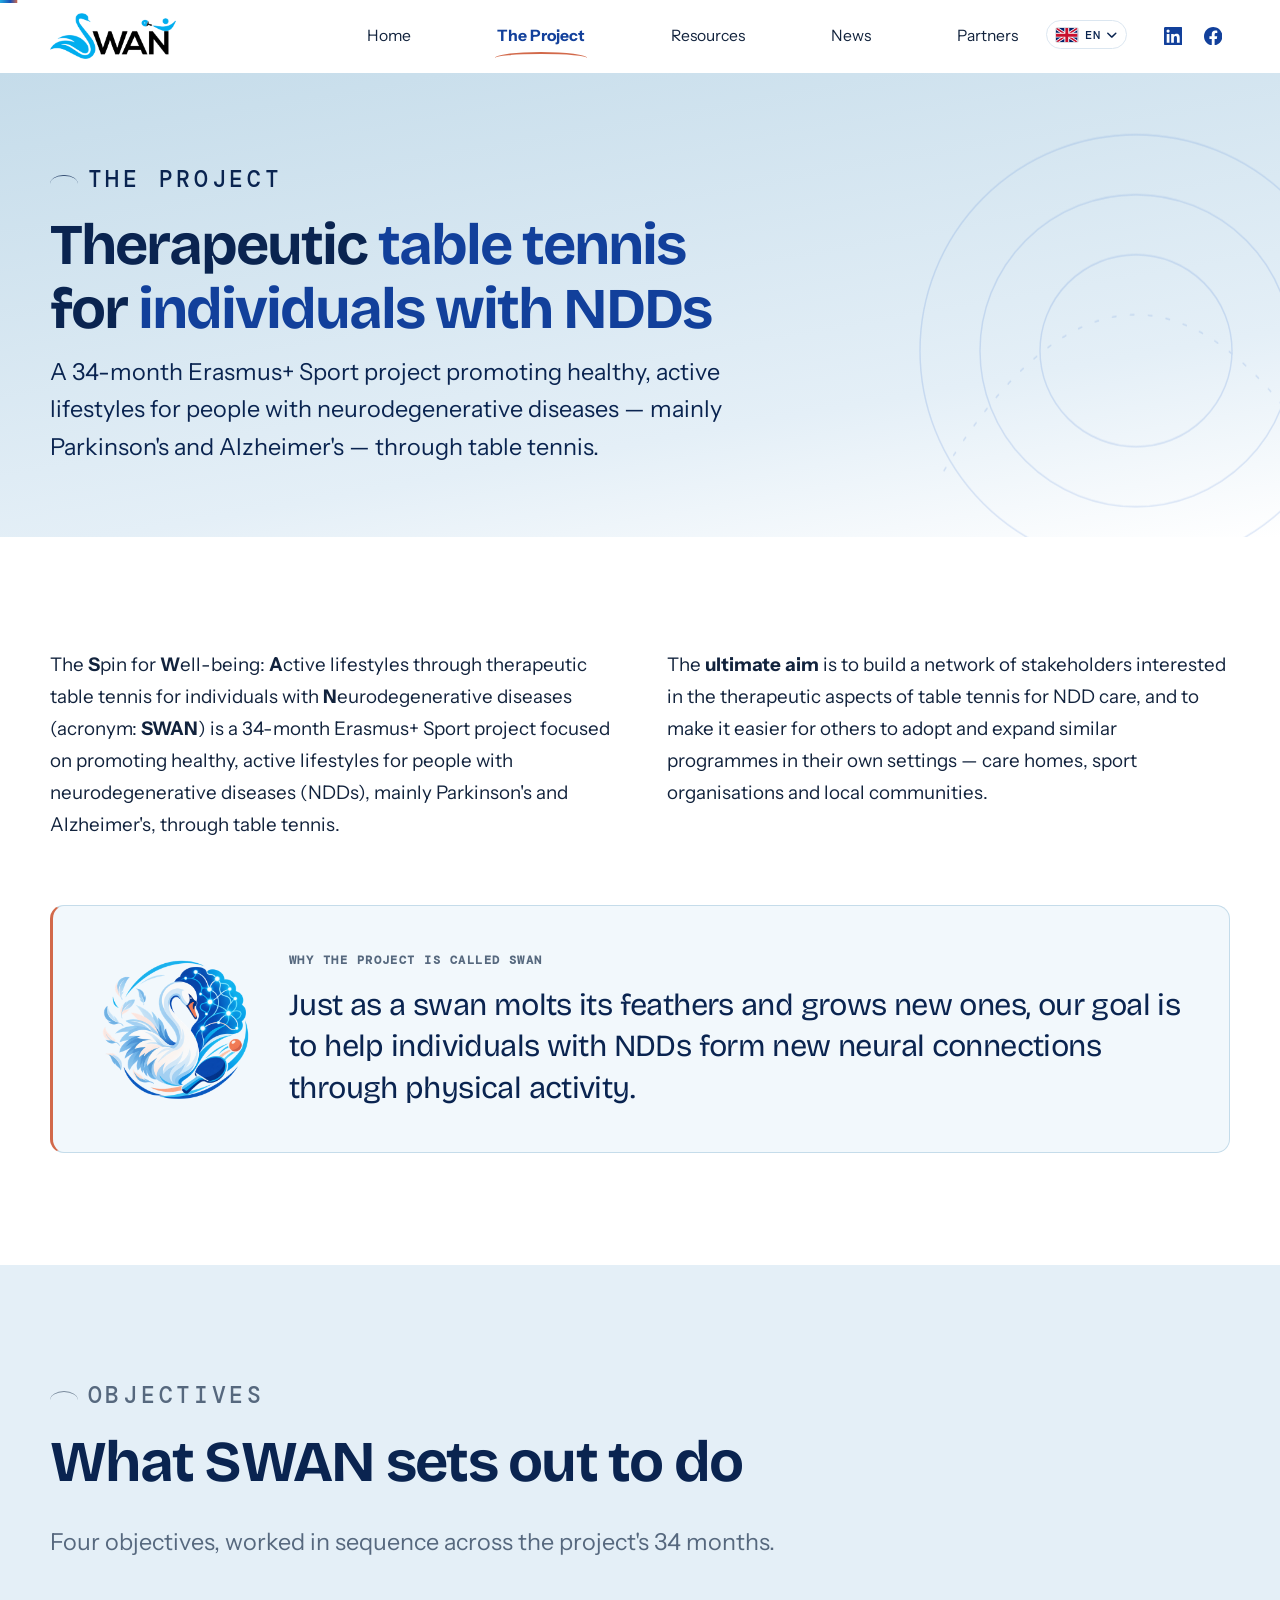
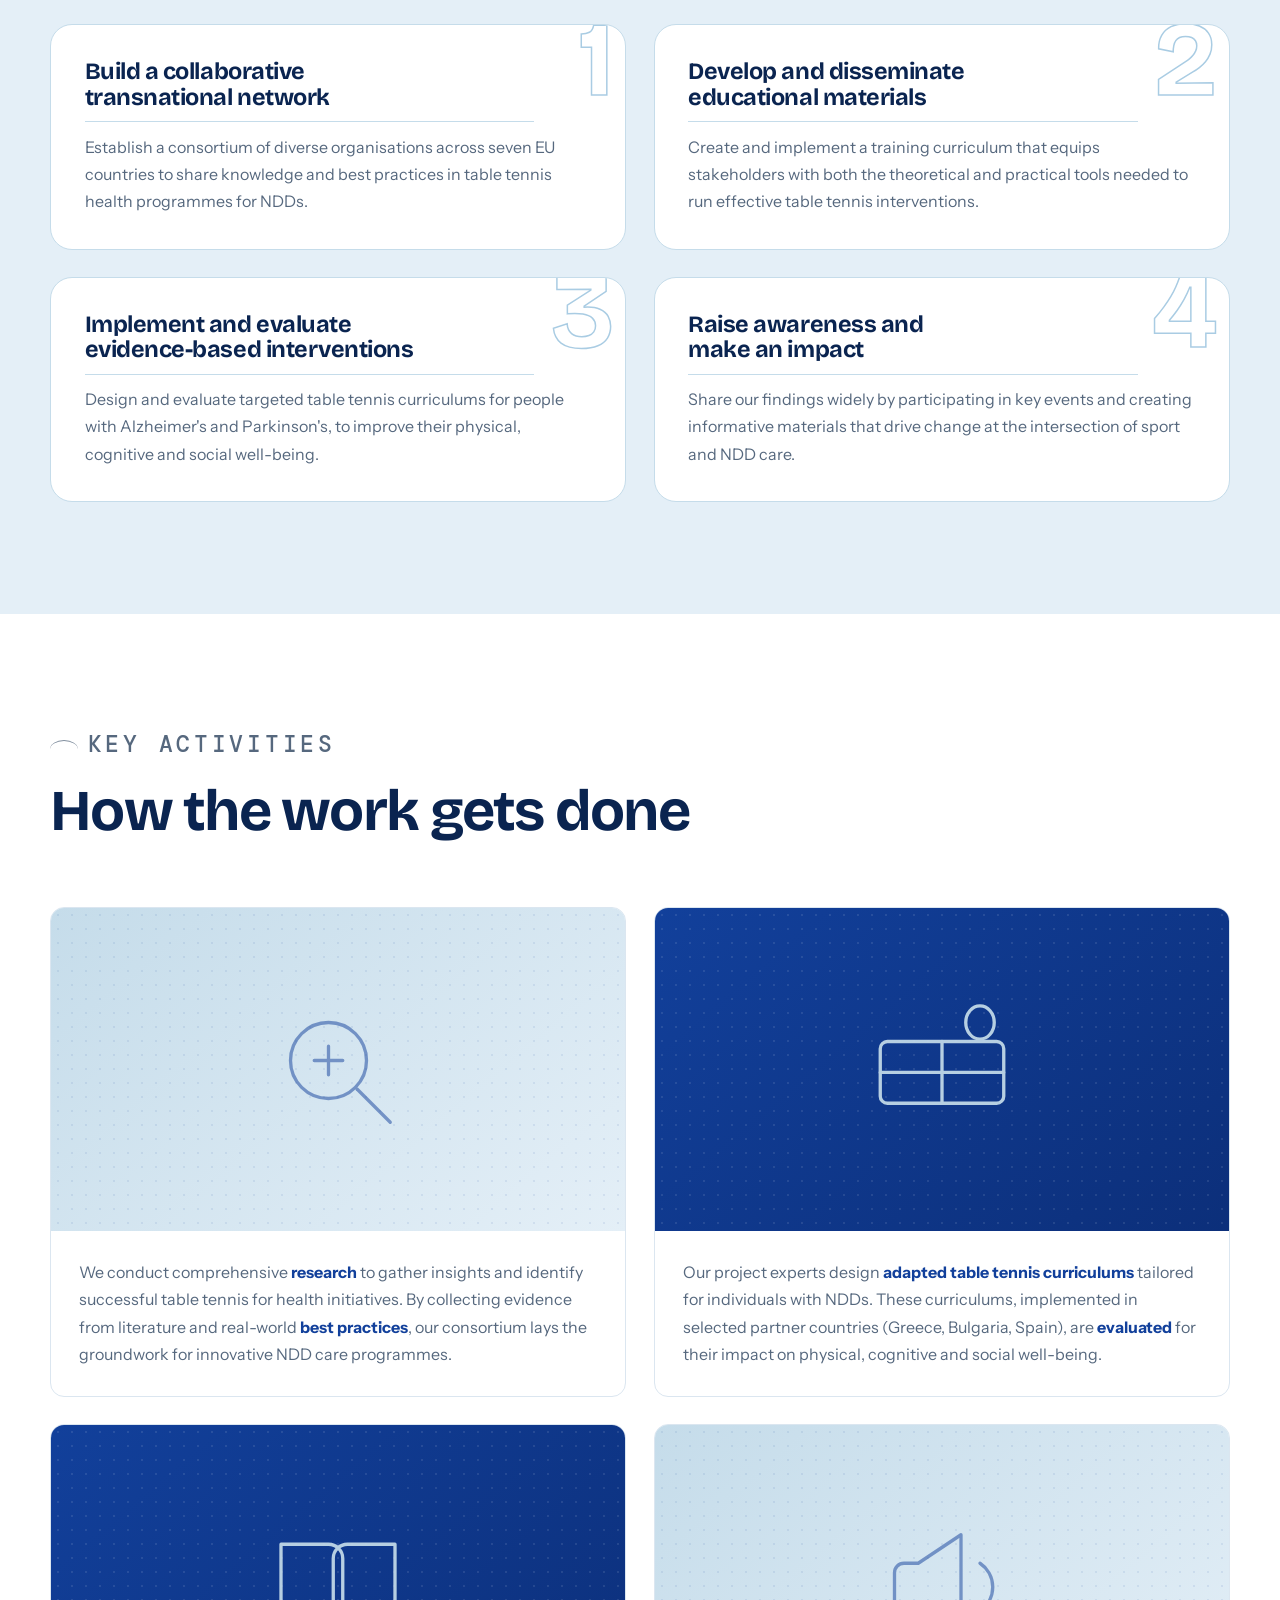
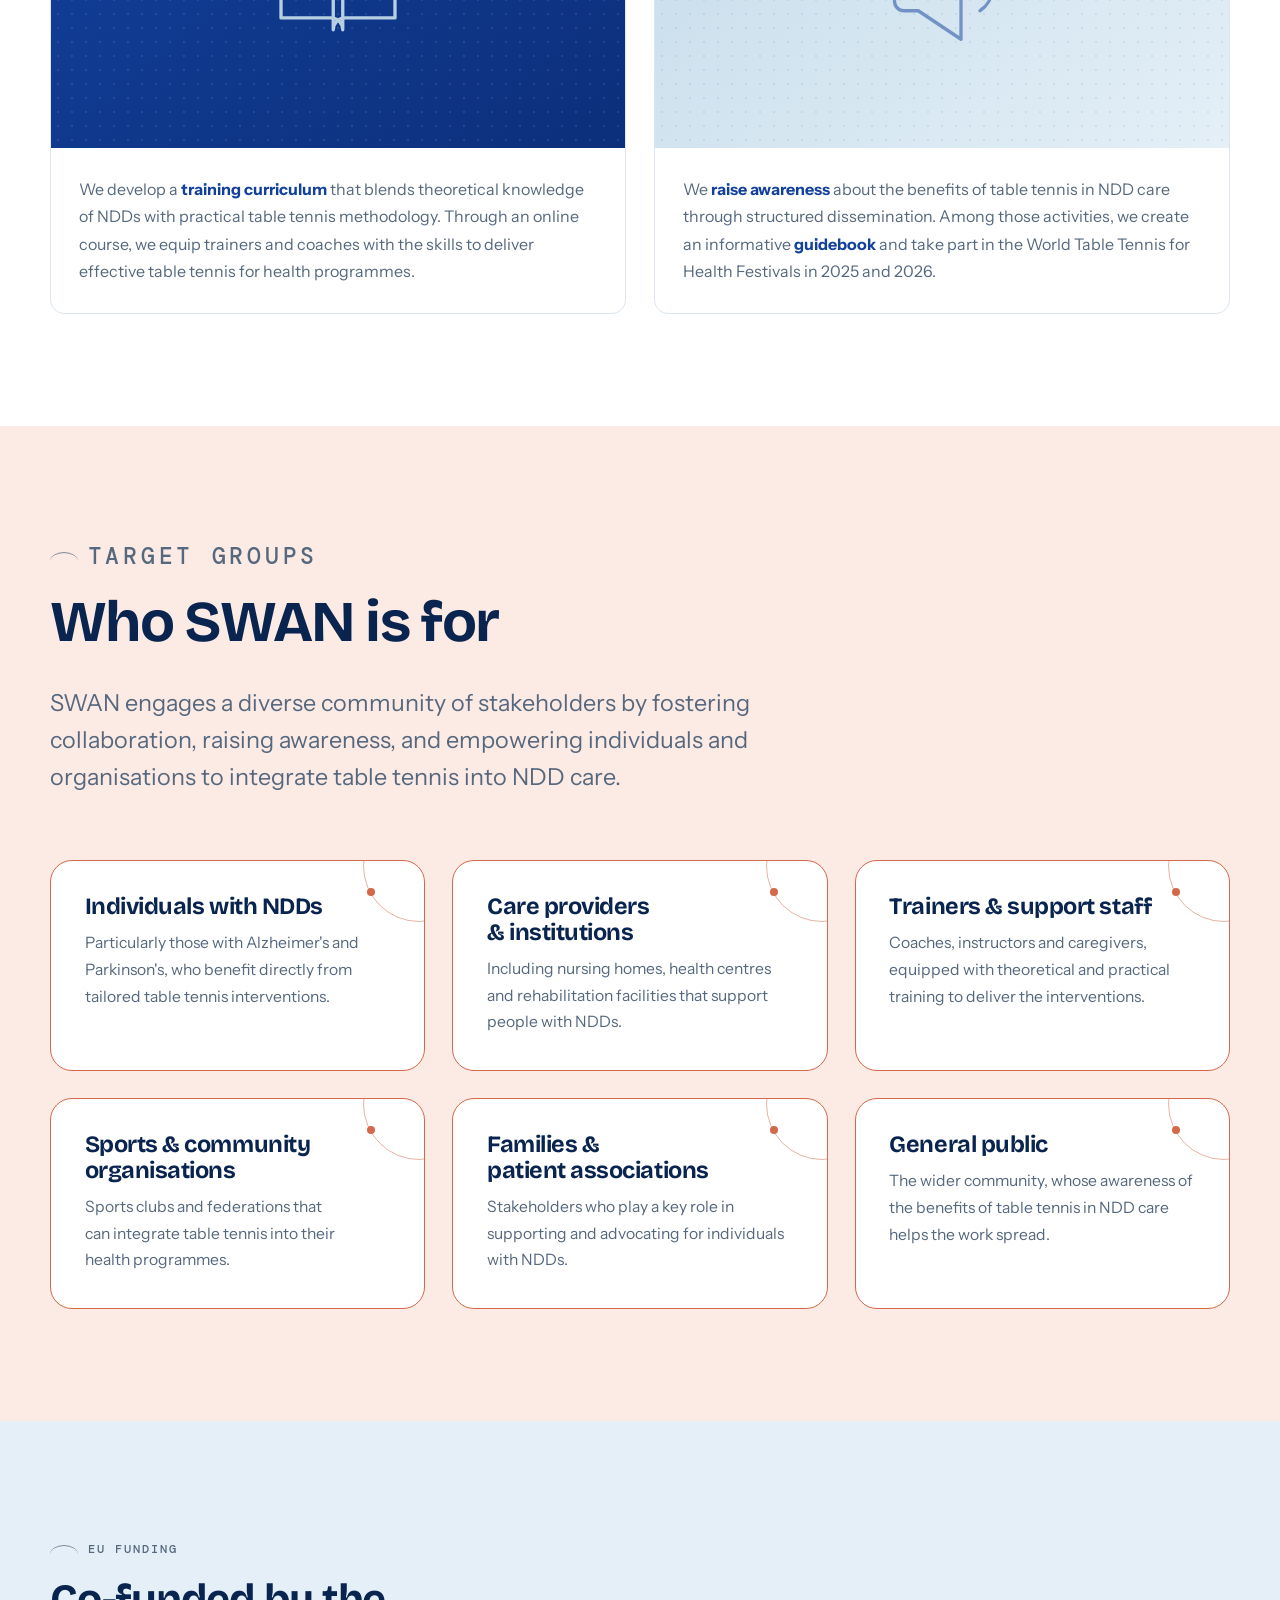
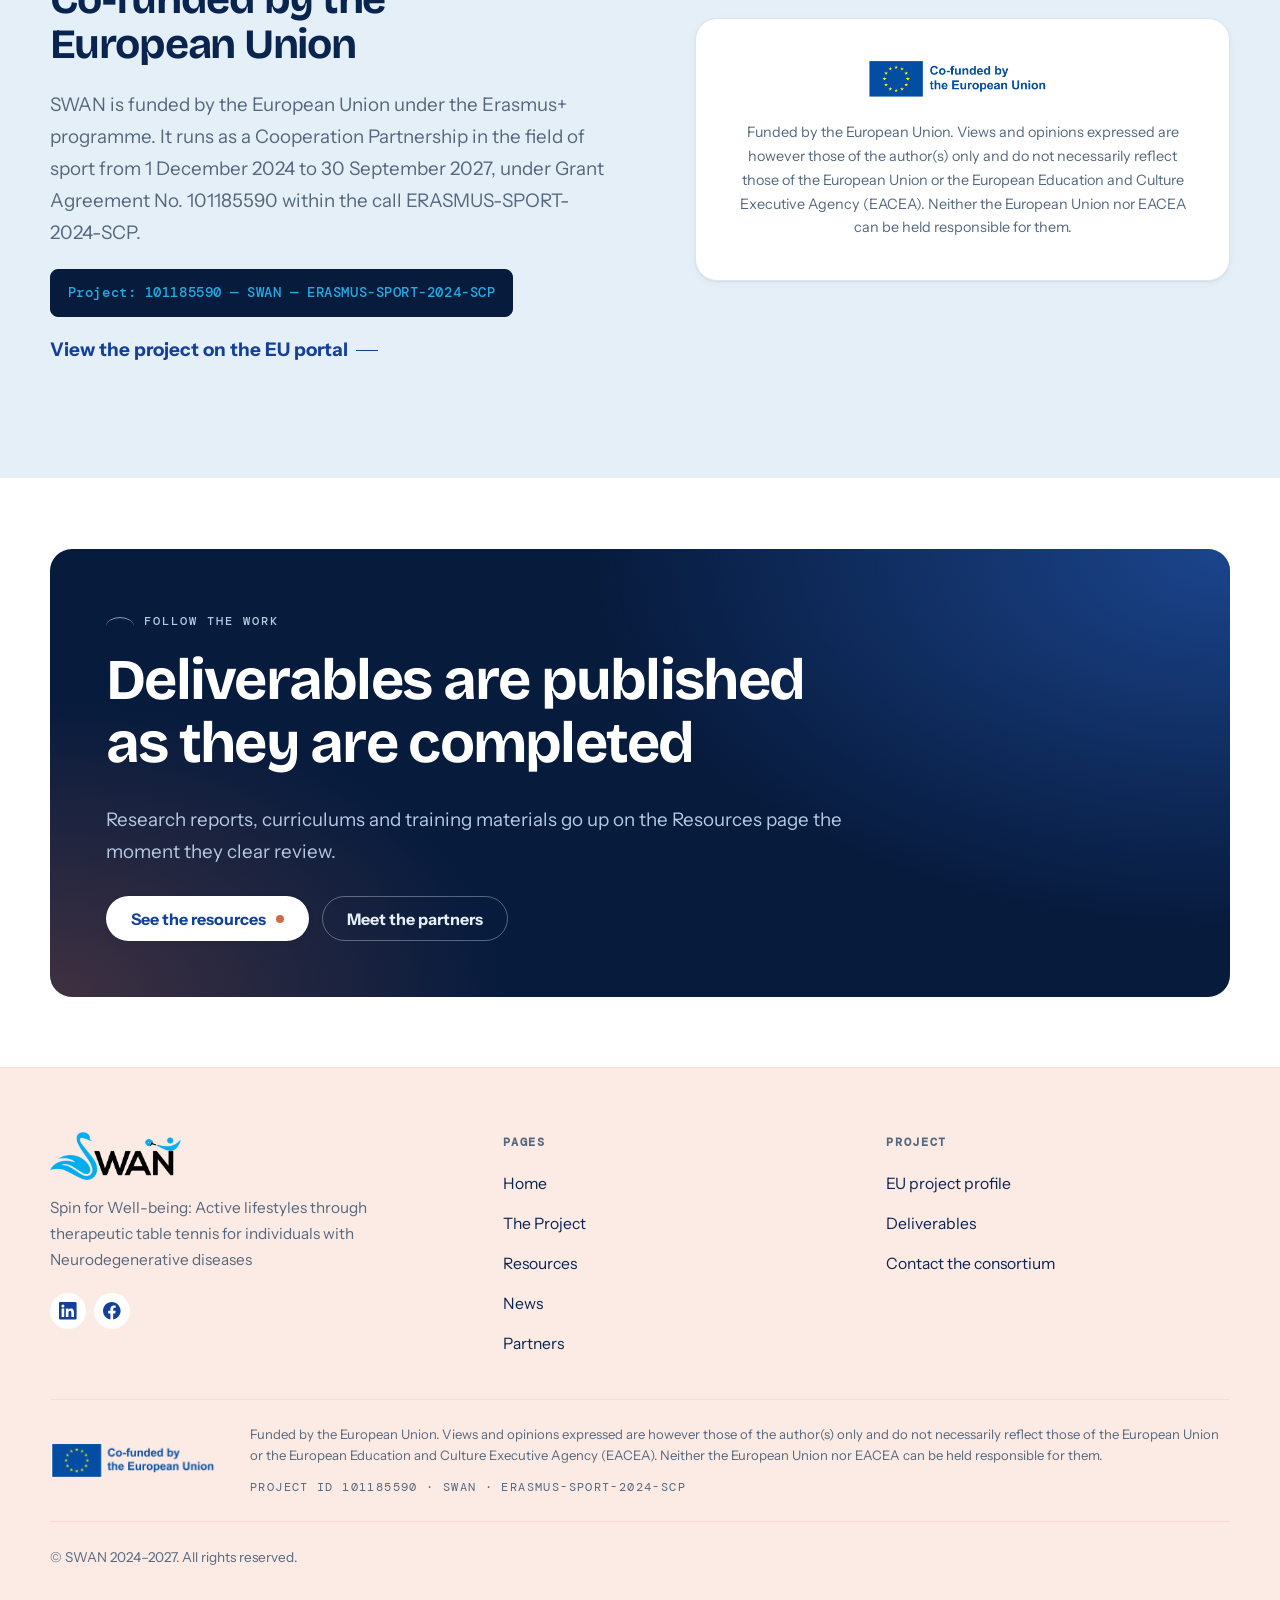
<file: public/project.html>
<!DOCTYPE html>
<html lang="en">
<head>
<meta charset="utf-8">
<meta name="viewport" content="width=device-width, initial-scale=1">
<title>The Project — SWAN Erasmus+ Sport Project</title>
<meta name="description" content="SWAN is a 34-month Erasmus+ Sport project promoting healthy, active lifestyles for people with neurodegenerative diseases through table tennis. Objectives, activities and target groups.">
<link rel="icon" href="assets/img/swan-mark.svg" type="image/svg+xml">
<link rel="preload" href="assets/fonts/BricolageGrotesque-Bold.woff2" as="font" type="font/woff2" crossorigin>
<link rel="preload" href="assets/fonts/InstrumentSans-Regular.woff2" as="font" type="font/woff2" crossorigin>
<link rel="stylesheet" href="assets/css/style.css">
</head>
<body>

<div class="progress" aria-hidden="true"></div>
<a class="skip-link" href="#main">Skip to content</a>

<!-- Flag sprite for the language switcher in the header. Kept here so the
     header markup stays readable; each flag is referenced once by <use>. -->
<svg class="flag-sprite" aria-hidden="true" focusable="false" width="0" height="0">
  <defs>
    <clipPath id="flag-clip"><rect width="24" height="16"/></clipPath>

    <symbol id="flag-en" viewBox="0 0 24 16">
      <g clip-path="url(#flag-clip)">
        <rect width="24" height="16" fill="#012169"/>
        <path d="M0 0 24 16M24 0 0 16" stroke="#fff" stroke-width="3.6"/>
        <path d="M0 0 24 16M24 0 0 16" stroke="#C8102E" stroke-width="1.8"/>
        <path d="M12 0v16M0 8h24" stroke="#fff" stroke-width="5.4"/>
        <path d="M12 0v16M0 8h24" stroke="#C8102E" stroke-width="3.2"/>
      </g>
    </symbol>

    <symbol id="flag-el" viewBox="0 0 24 16">
      <rect width="24" height="16" fill="#0D5EAF"/>
      <g fill="#fff">
        <rect y="1.78" width="24" height="1.78"/>
        <rect y="5.33" width="24" height="1.78"/>
        <rect y="8.89" width="24" height="1.78"/>
        <rect y="12.44" width="24" height="1.78"/>
      </g>
      <rect width="8.89" height="8.89" fill="#0D5EAF"/>
      <path d="M3.56 0v8.89M0 3.56h8.89" stroke="#fff" stroke-width="1.78"/>
    </symbol>

    <symbol id="flag-sl" viewBox="0 0 24 16">
      <rect width="24" height="16" fill="#fff"/>
      <rect y="5.33" width="24" height="5.34" fill="#0000C8"/>
      <rect y="10.67" width="24" height="5.33" fill="#D50000"/>
      <path d="M3.9 2.5h5.4v4.1c0 2-2.7 3.1-2.7 3.1s-2.7-1.1-2.7-3.1z" fill="#0000C8" stroke="#D50000" stroke-width=".6"/>
      <path d="M4.9 6.7 6.6 4.1l1.7 2.6z" fill="#fff"/>
      <path d="M4.6 7.4h4v.7h-4z" fill="#fff"/>
    </symbol>

    <symbol id="flag-bg" viewBox="0 0 24 16">
      <rect width="24" height="16" fill="#fff"/>
      <rect y="5.33" width="24" height="5.34" fill="#00966E"/>
      <rect y="10.67" width="24" height="5.33" fill="#D62612"/>
    </symbol>

    <symbol id="flag-fr" viewBox="0 0 24 16">
      <rect width="24" height="16" fill="#fff"/>
      <rect width="8" height="16" fill="#002395"/>
      <rect x="16" width="8" height="16" fill="#ED2939"/>
    </symbol>

    <symbol id="flag-de" viewBox="0 0 24 16">
      <rect width="24" height="16" fill="#000"/>
      <rect y="5.33" width="24" height="5.34" fill="#DD0000"/>
      <rect y="10.67" width="24" height="5.33" fill="#FFCE00"/>
    </symbol>

    <symbol id="flag-es" viewBox="0 0 24 16">
      <rect width="24" height="16" fill="#AA151B"/>
      <rect y="4" width="24" height="8" fill="#F1BF00"/>
    </symbol>
  </defs>
</svg>


<header class="site-header">
  <nav class="container nav" aria-label="Main">
    <a class="brand" href="index.html">
      <img class="brand__logo" src="assets/img/swan-logo.png" alt="SWAN" width="787" height="289">
      <span class="visually-hidden">SWAN — Erasmus+ Sport Project</span>
    </a>

    <button class="nav__toggle" type="button" aria-expanded="false" aria-controls="nav-panel" aria-label="Menu">
      <span></span>
    </button>

    <div class="nav__panel" id="nav-panel">
      <ul class="nav__menu">
        <li><a class="nav__link" href="index.html">Home</a></li>
        <li><a class="nav__link" href="project.html" aria-current="page">The Project</a></li>
        <li><a class="nav__link" href="resources.html">Resources</a></li>
        <li><a class="nav__link" href="news.html">News</a></li>
        <li><a class="nav__link" href="partners.html">Partners</a></li>
      </ul>
      <!-- Language switcher. Only English exists so far, so the other six are
           marked unavailable rather than pointing at pages that are not there.
           To enable one, change its wrapper from
             <span class="lang__item lang__item--soon" aria-disabled="true">
           to
             <a class="lang__item" href="el/index.html" hreflang="el">
           and delete its <em>soon</em>. See the README for the full steps. -->
      <div class="lang">
        <button class="lang__toggle" type="button" aria-expanded="false" aria-controls="lang-menu">
          <svg class="flag" viewBox="0 0 24 16" aria-hidden="true"><use href="#flag-en"/></svg>
          <span class="lang__code">EN</span>
          <svg class="lang__chev" viewBox="0 0 12 8" aria-hidden="true"><path d="M1 1.6 6 6.4 11 1.6"/></svg>
          <span class="visually-hidden">Change language, English selected</span>
        </button>
        <ul class="lang__menu" id="lang-menu" hidden>
          <li>
            <span class="lang__item lang__item--current" lang="en" aria-current="true">
              <svg class="flag" viewBox="0 0 24 16" aria-hidden="true"><use href="#flag-en"/></svg>
              <span>English</span>
            </span>
          </li>
          <li>
            <span class="lang__item lang__item--soon" aria-disabled="true">
              <svg class="flag" viewBox="0 0 24 16" aria-hidden="true"><use href="#flag-el"/></svg>
              <span lang="el">Ελληνικά</span>
              <em>soon</em>
            </span>
          </li>
          <li>
            <span class="lang__item lang__item--soon" aria-disabled="true">
              <svg class="flag" viewBox="0 0 24 16" aria-hidden="true"><use href="#flag-sl"/></svg>
              <span lang="sl">Slovenščina</span>
              <em>soon</em>
            </span>
          </li>
          <li>
            <span class="lang__item lang__item--soon" aria-disabled="true">
              <svg class="flag" viewBox="0 0 24 16" aria-hidden="true"><use href="#flag-bg"/></svg>
              <span lang="bg">Български</span>
              <em>soon</em>
            </span>
          </li>
          <li>
            <span class="lang__item lang__item--soon" aria-disabled="true">
              <svg class="flag" viewBox="0 0 24 16" aria-hidden="true"><use href="#flag-fr"/></svg>
              <span lang="fr">Français</span>
              <em>soon</em>
            </span>
          </li>
          <li>
            <span class="lang__item lang__item--soon" aria-disabled="true">
              <svg class="flag" viewBox="0 0 24 16" aria-hidden="true"><use href="#flag-de"/></svg>
              <span lang="de">Deutsch</span>
              <em>soon</em>
            </span>
          </li>
          <li>
            <span class="lang__item lang__item--soon" aria-disabled="true">
              <svg class="flag" viewBox="0 0 24 16" aria-hidden="true"><use href="#flag-es"/></svg>
              <span lang="es">Español</span>
              <em>soon</em>
            </span>
          </li>
        </ul>
      </div>
      <div class="nav__social">
        <a href="https://www.linkedin.com/company/swan-erasmus" target="_blank" rel="noopener" aria-label="SWAN on LinkedIn">
          <svg viewBox="0 0 24 24" aria-hidden="true"><path d="M20.45 20.45h-3.56v-5.57c0-1.33-.02-3.04-1.85-3.04-1.85 0-2.14 1.45-2.14 2.94v5.67H9.35V9h3.42v1.56h.05a3.75 3.75 0 0 1 3.37-1.85c3.6 0 4.27 2.37 4.27 5.46v6.28zM5.34 7.43a2.07 2.07 0 1 1 0-4.14 2.07 2.07 0 0 1 0 4.14zM7.12 20.45H3.55V9h3.57v11.45zM22.22 0H1.77C.79 0 0 .77 0 1.72v20.55C0 23.23.79 24 1.77 24h20.45c.98 0 1.78-.77 1.78-1.73V1.72C24 .77 23.2 0 22.22 0z"/></svg>
        </a>
        <a href="https://www.facebook.com/swanerasmus" target="_blank" rel="noopener" aria-label="SWAN on Facebook">
          <svg viewBox="0 0 24 24" aria-hidden="true"><path d="M24 12.07C24 5.4 18.63 0 12 0S0 5.4 0 12.07C0 18.1 4.39 23.1 10.13 24v-8.44H7.08v-3.49h3.05V9.41c0-3.02 1.79-4.69 4.53-4.69 1.31 0 2.68.24 2.68.24v2.97h-1.51c-1.49 0-1.96.93-1.96 1.89v2.25h3.33l-.53 3.49h-2.8V24C19.61 23.1 24 18.1 24 12.07z"/></svg>
        </a>
      </div>
    </div>

    <div class="nav__scrim" aria-hidden="true"></div>
  </nav>
</header>

<main id="main">

  <!-- ================= PAGE HERO ================= -->
  <section class="page-hero">
    <div class="page-hero__decor" aria-hidden="true">
      <svg viewBox="0 0 400 400">
        <circle cx="200" cy="200" r="180"/>
        <circle cx="200" cy="200" r="130"/>
        <circle cx="200" cy="200" r="80"/>
        <path d="M40 300 Q 200 40 360 300" stroke-dasharray="3 12" stroke-linecap="round"/>
      </svg>
    </div>
    <div class="container page-hero__inner reveal">
      <p class="eyebrow">The Project</p>
      <h1>Therapeutic <em>table tennis</em> for <em>individuals with NDDs</em></h1>
      <p>
        A 34-month Erasmus+ Sport project promoting healthy, active lifestyles for
        people with neurodegenerative diseases — mainly Parkinson's and Alzheimer's —
        through table tennis.
      </p>
    </div>
  </section>

  <!-- ================= ABOUT ================= -->
  <section class="section">
    <div class="container about-copy reveal">
      <p>
        The <strong>S</strong>pin for <strong>W</strong>ell-being: <strong>A</strong>ctive lifestyles through therapeutic table
        tennis for individuals with <strong>N</strong>eurodegenerative diseases (acronym: <strong>SWAN</strong>)
        is a 34-month Erasmus+ Sport project focused on promoting healthy, active
        lifestyles for people with neurodegenerative diseases (NDDs), mainly
        Parkinson's and Alzheimer's, through table tennis.
      </p>
      <p>
        The <strong>ultimate aim</strong> is to build a network of stakeholders interested in the
        therapeutic aspects of table tennis for NDD care, and to make it easier for
        others to adopt and expand similar programmes in their own settings — care
        homes, sport organisations and local communities.
      </p>
    </div>

    <div class="container container--spaced">
      <figure class="pullquote reveal">
        <!-- The caption sits above the quote. It has to be the first (or last)
             child of the figure to stay valid HTML, so the grid places it. -->
        <figcaption>Why the project is called SWAN</figcaption>
        <!-- Swap assets/img/swan-photo.png to change this, keeping the filename,
             and update the width/height to the new file's real pixel size. -->
        <img class="pullquote__mark" src="assets/img/swan-photo.png"
             alt="A swan whose wing is drawn as a network of neural connections, beside a table tennis bat and ball"
             width="512" height="512">
        <blockquote>
          <p>
            Just as a swan molts its feathers and grows new ones, our goal is to help
            individuals with NDDs form new neural connections through physical activity.
          </p>
        </blockquote>
      </figure>
    </div>
  </section>

  <!-- ================= OBJECTIVES ================= -->
  <section class="section section--sky">
    <div class="container">
      <div class="section-head section-head--wide reveal">
        <p class="eyebrow">Objectives</p>
        <h2>What SWAN sets out to do</h2>
        <p>Four objectives, worked in sequence across the project's 34 months.</p>
      </div>

      <div class="grid grid--2 reveal-group">
        <article class="objective">
          <span class="objective__num" aria-hidden="true">1</span>
          <h3>Build a collaborative transnational network</h3>
          <p>
            Establish a consortium of diverse organisations across seven EU countries
            to share knowledge and best practices in table tennis health programmes
            for NDDs.
          </p>
        </article>

        <article class="objective">
          <span class="objective__num" aria-hidden="true">2</span>
          <h3>Develop and disseminate educational materials</h3>
          <p>
            Create and implement a training curriculum that equips stakeholders with
            both the theoretical and practical tools needed to run effective table
            tennis interventions.
          </p>
        </article>

        <article class="objective">
          <span class="objective__num" aria-hidden="true">3</span>
          <h3>Implement and evaluate evidence-based interventions</h3>
          <p>
            Design and evaluate targeted table tennis curriculums for people with
            Alzheimer's and Parkinson's, to improve their physical, cognitive and
            social well-being.
          </p>
        </article>

        <article class="objective">
          <span class="objective__num" aria-hidden="true">4</span>
          <h3>Raise awareness and<br>make an impact</h3>
          <p>
            Share our findings widely by participating in key events and creating
            informative materials that drive change at the intersection of sport and
            NDD care.
          </p>
        </article>
      </div>
    </div>
  </section>

  <!-- ================= KEY ACTIVITIES ================= -->
  <section class="section">
    <div class="container">
      <div class="section-head reveal">
        <p class="eyebrow">Key activities</p>
        <h2>How the work gets done</h2>
      </div>

      <div class="grid grid--2 reveal-group">
        <article class="activity">
          <div class="media media--sky">
            <div class="media__glyph" aria-hidden="true">
              <svg viewBox="0 0 64 64"><circle cx="28" cy="28" r="16"/><path d="M40 40l14 14"/><path d="M22 28h12M28 22v12"/></svg>
            </div>
          </div>
          <div class="activity__body">
            <p>
              We conduct comprehensive <strong>research</strong> to gather insights and
              identify successful table tennis for health initiatives. By collecting
              evidence from literature and real-world <strong>best practices</strong>,
              our consortium lays the groundwork for innovative NDD care programmes.
            </p>
          </div>
        </article>

        <article class="activity">
          <div class="media">
            <div class="media__glyph" aria-hidden="true">
              <svg viewBox="0 0 64 64"><rect x="6" y="20" width="52" height="26" rx="3"/><path d="M6 33h52M32 20v26"/><ellipse cx="48" cy="12" rx="6" ry="7"/></svg>
            </div>
          </div>
          <div class="activity__body">
            <p>
              Our project experts design <strong>adapted table tennis curriculums</strong>
              tailored for individuals with NDDs. These curriculums, implemented in
              selected partner countries (Greece, Bulgaria, Spain), are
              <strong>evaluated</strong> for their impact on physical, cognitive and
              social well-being.
            </p>
          </div>
        </article>

        <article class="activity">
          <div class="media">
            <div class="media__glyph" aria-hidden="true">
              <svg viewBox="0 0 64 64"><path d="M8 14h20a6 6 0 0 1 6 6v30a5 5 0 0 0-5-5H8z"/><path d="M56 14H36a6 6 0 0 0-6 6v30a5 5 0 0 1 5-5h21z"/></svg>
            </div>
          </div>
          <div class="activity__body">
            <p>
              We develop a <strong>training curriculum</strong> that blends theoretical
              knowledge of NDDs with practical table tennis methodology. Through an
              online course, we equip trainers and coaches with the skills to deliver
              effective table tennis for health programmes.
            </p>
          </div>
        </article>

        <article class="activity">
          <div class="media media--sky">
            <div class="media__glyph" aria-hidden="true">
              <svg viewBox="0 0 64 64"><path d="M12 26v12a4 4 0 0 0 4 4h6l18 12V10L22 22h-6a4 4 0 0 0-4 4z"/><path d="M48 22a12 12 0 0 1 0 20"/></svg>
            </div>
          </div>
          <div class="activity__body">
            <p>
              We <strong>raise awareness</strong> about the benefits of table tennis in
              NDD care through structured dissemination. Among those activities, we
              create an informative <strong>guidebook</strong> and take part in the
              World Table Tennis for Health Festivals in 2025 and 2026.
            </p>
          </div>
        </article>
      </div>
    </div>
  </section>

  <!-- ================= TARGET GROUPS ================= -->
  <section class="section section--peach">
    <div class="container">
      <div class="section-head reveal">
        <p class="eyebrow">Target groups</p>
        <h2>Who SWAN is for</h2>
        <p>
          SWAN engages a diverse community of stakeholders by fostering collaboration,
          raising awareness, and empowering individuals and organisations to integrate
          table tennis into NDD care.
        </p>
      </div>

      <div class="grid grid--3 reveal-group">
        <div class="audience">
          <h3>Individuals with NDDs</h3>
          <p>Particularly those with Alzheimer's and Parkinson's, who benefit directly from tailored table tennis interventions.</p>
        </div>
        <div class="audience">
          <h3>Care providers &amp; institutions</h3>
          <p>Including nursing homes, health centres and rehabilitation facilities that support people with NDDs.</p>
        </div>
        <div class="audience">
          <h3>Trainers &amp; support staff</h3>
          <p>Coaches, instructors and caregivers, equipped with theoretical and practical training to deliver the interventions.</p>
        </div>
        <div class="audience">
          <h3>Sports &amp; community organisations</h3>
          <p>Sports clubs and federations that can integrate table tennis into their health programmes.</p>
        </div>
        <div class="audience">
          <h3>Families &amp; patient associations</h3>
          <p>Stakeholders who play a key role in supporting and advocating for individuals with NDDs.</p>
        </div>
        <div class="audience">
          <h3>General public</h3>
          <p>The wider community, whose awareness of the benefits of table tennis in NDD care helps the work spread.</p>
        </div>
      </div>
    </div>
  </section>

  <!-- ================= EU FUNDING ================= -->
  <section class="section section--sky">
    <div class="container">
      <div class="funding reveal">
        <div class="funding__text">
          <p class="eyebrow">EU funding</p>
          <h2>Co-funded by the European Union</h2>
          <p>
            SWAN is funded by the European Union under the Erasmus+ programme.
            It runs as a Cooperation Partnership in the field of sport from
            1 December 2024 to 30 September 2027, under Grant Agreement
            No. 101185590 within the call ERASMUS-SPORT-2024-SCP.
          </p>
          <p class="funding__code">Project: 101185590 &mdash; SWAN &mdash; ERASMUS-SPORT-2024-SCP</p>
          <p class="funding__link">
            <a class="link-arrow" href="https://ec.europa.eu/info/funding-tenders/opportunities/portal/screen/opportunities/projects-details/43353764/101185590/ERASMUS2027?keywords=SWAN&amp;isExactMatch=false&amp;order=DESC&amp;pageNumber=1&amp;pageSize=50&amp;sortBy=title" target="_blank" rel="noopener">View the project on the EU portal</a>
          </p>
        </div>

        <aside class="funding__card">
          <img src="assets/img/eu-funded.png" alt="Co-funded by the European Union" width="712" height="149">
          <p>
            Funded by the European Union. Views and opinions expressed are
            however those of the author(s) only and do not necessarily reflect
            those of the European Union or the European Education and Culture
            Executive Agency (EACEA). Neither the European Union nor EACEA can be
            held responsible for them.
          </p>
        </aside>
      </div>
    </div>
  </section>

  
  <!-- ================= CTA ================= -->
  <section class="section section--tight">
    <div class="container">
      <div class="cta-band reveal">
        <p class="eyebrow">Follow the work</p>
        <h2>Deliverables are published as they are completed</h2>
        <p>
          Research reports, curriculums and training materials go up on the Resources
          page the moment they clear review.
        </p>
        <div class="hero__actions hero__actions--cta">
          <a class="btn btn--light" href="resources.html"><span>See the resources</span><span class="btn__ball" aria-hidden="true"></span></a>
          <a class="btn btn--ghost btn--on-dark" href="partners.html">Meet the partners</a>
        </div>
      </div>
    </div>
  </section>

  
</main>

<footer class="site-footer">
  <div class="container">
    <div class="footer__top">
      <div class="footer__brand">
        <a class="brand" href="index.html">
          <img class="brand__logo" src="assets/img/swan-logo.png" alt="SWAN" width="787" height="289">
          <span class="visually-hidden">SWAN — Erasmus+ Sport Project</span>
        </a>
        <p class="footer__tagline">
          Spin for Well-being: Active lifestyles through therapeutic table tennis
          for individuals with Neurodegenerative diseases
        </p>
        <div class="footer__social">
          <a href="https://www.linkedin.com/company/swan-erasmus" target="_blank" rel="noopener" aria-label="SWAN on LinkedIn">
            <svg viewBox="0 0 24 24" aria-hidden="true"><path d="M20.45 20.45h-3.56v-5.57c0-1.33-.02-3.04-1.85-3.04-1.85 0-2.14 1.45-2.14 2.94v5.67H9.35V9h3.42v1.56h.05a3.75 3.75 0 0 1 3.37-1.85c3.6 0 4.27 2.37 4.27 5.46v6.28zM5.34 7.43a2.07 2.07 0 1 1 0-4.14 2.07 2.07 0 0 1 0 4.14zM7.12 20.45H3.55V9h3.57v11.45zM22.22 0H1.77C.79 0 0 .77 0 1.72v20.55C0 23.23.79 24 1.77 24h20.45c.98 0 1.78-.77 1.78-1.73V1.72C24 .77 23.2 0 22.22 0z"/></svg>
          </a>
          <a href="https://www.facebook.com/swanerasmus" target="_blank" rel="noopener" aria-label="SWAN on Facebook">
            <svg viewBox="0 0 24 24" aria-hidden="true"><path d="M24 12.07C24 5.4 18.63 0 12 0S0 5.4 0 12.07C0 18.1 4.39 23.1 10.13 24v-8.44H7.08v-3.49h3.05V9.41c0-3.02 1.79-4.69 4.53-4.69 1.31 0 2.68.24 2.68.24v2.97h-1.51c-1.49 0-1.96.93-1.96 1.89v2.25h3.33l-.53 3.49h-2.8V24C19.61 23.1 24 18.1 24 12.07z"/></svg>
          </a>
        </div>
      </div>

      <div>
        <p class="footer__heading">Pages</p>
        <ul class="footer__list">
          <li><a href="index.html">Home</a></li>
          <li><a href="project.html">The Project</a></li>
          <li><a href="resources.html">Resources</a></li>
          <li><a href="news.html">News</a></li>
          <li><a href="partners.html">Partners</a></li>
        </ul>
      </div>

      <div>
        <p class="footer__heading">Project</p>
        <ul class="footer__list">
          <li><a href="https://ec.europa.eu/info/funding-tenders/opportunities/portal/screen/opportunities/projects-details/43353764/101185590/ERASMUS2027?keywords=SWAN&amp;isExactMatch=false&amp;order=DESC&amp;pageNumber=1&amp;pageSize=50&amp;sortBy=title" target="_blank" rel="noopener">EU project profile</a></li>
          <li><a href="resources.html">Deliverables</a></li>
          <li><a href="#">Contact the consortium</a></li>
        </ul>
      </div>
    </div>

    <div class="footer__funding">
      <img class="footer__eu" src="assets/img/eu-funded.png" alt="Co-funded by the European Union" width="712" height="149">
      <div>
        <p class="footer__disclaimer">
          Funded by the European Union. Views and opinions expressed are however
          those of the author(s) only and do not necessarily reflect those of the
          European Union or the European Education and Culture Executive Agency
          (EACEA). Neither the European Union nor EACEA can be held responsible for them.
        </p>
        <p class="footer__id">Project ID 101185590 &middot; SWAN &middot; ERASMUS-SPORT-2024-SCP</p>
      </div>
    </div>

    <div class="footer__bottom">
      <p class="footer__legal">&copy; SWAN 2024&ndash;2027. All rights reserved.</p>
    </div>
  </div>
</footer>

<script src="assets/js/vendor/gsap.min.js" defer></script>
<script src="assets/js/vendor/ScrollTrigger.min.js" defer></script>
<script src="assets/js/main.js" defer></script>
<script src="assets/js/motion.js" defer></script>
</body>
</html>
</file>
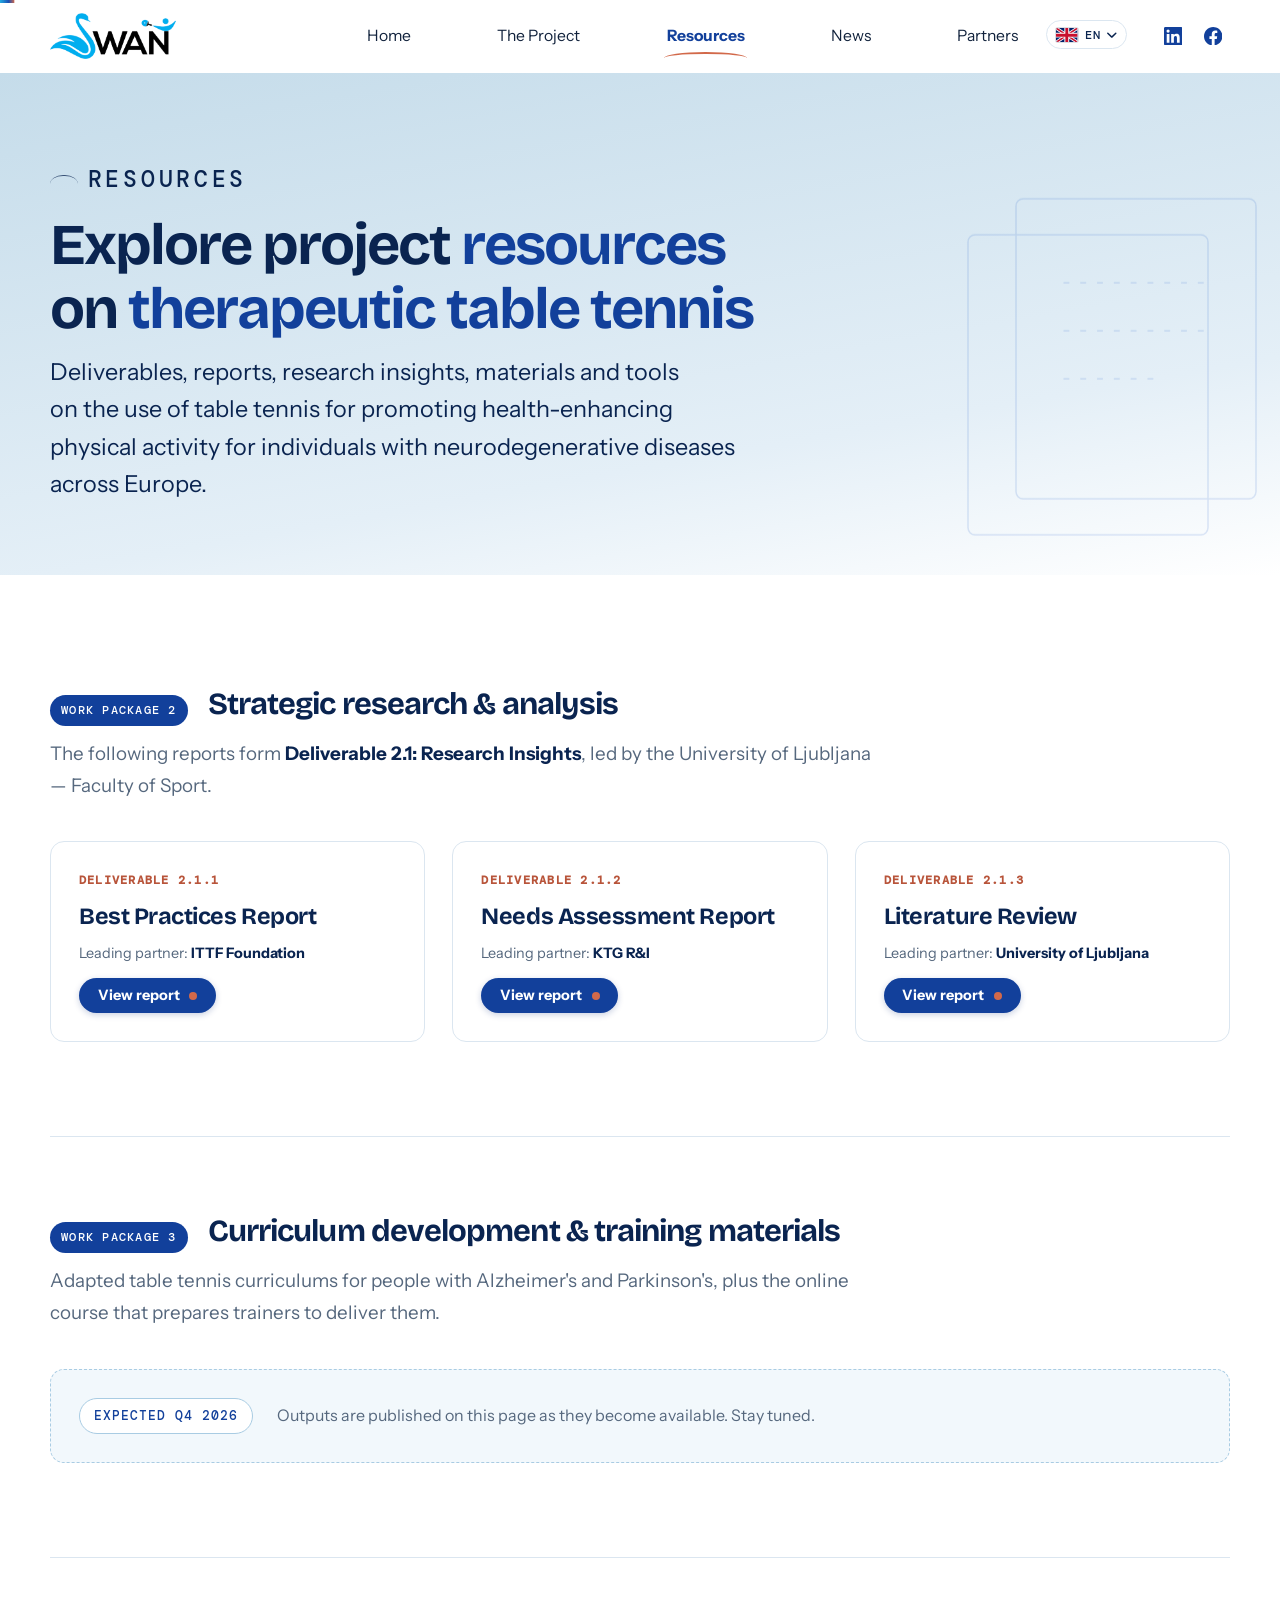
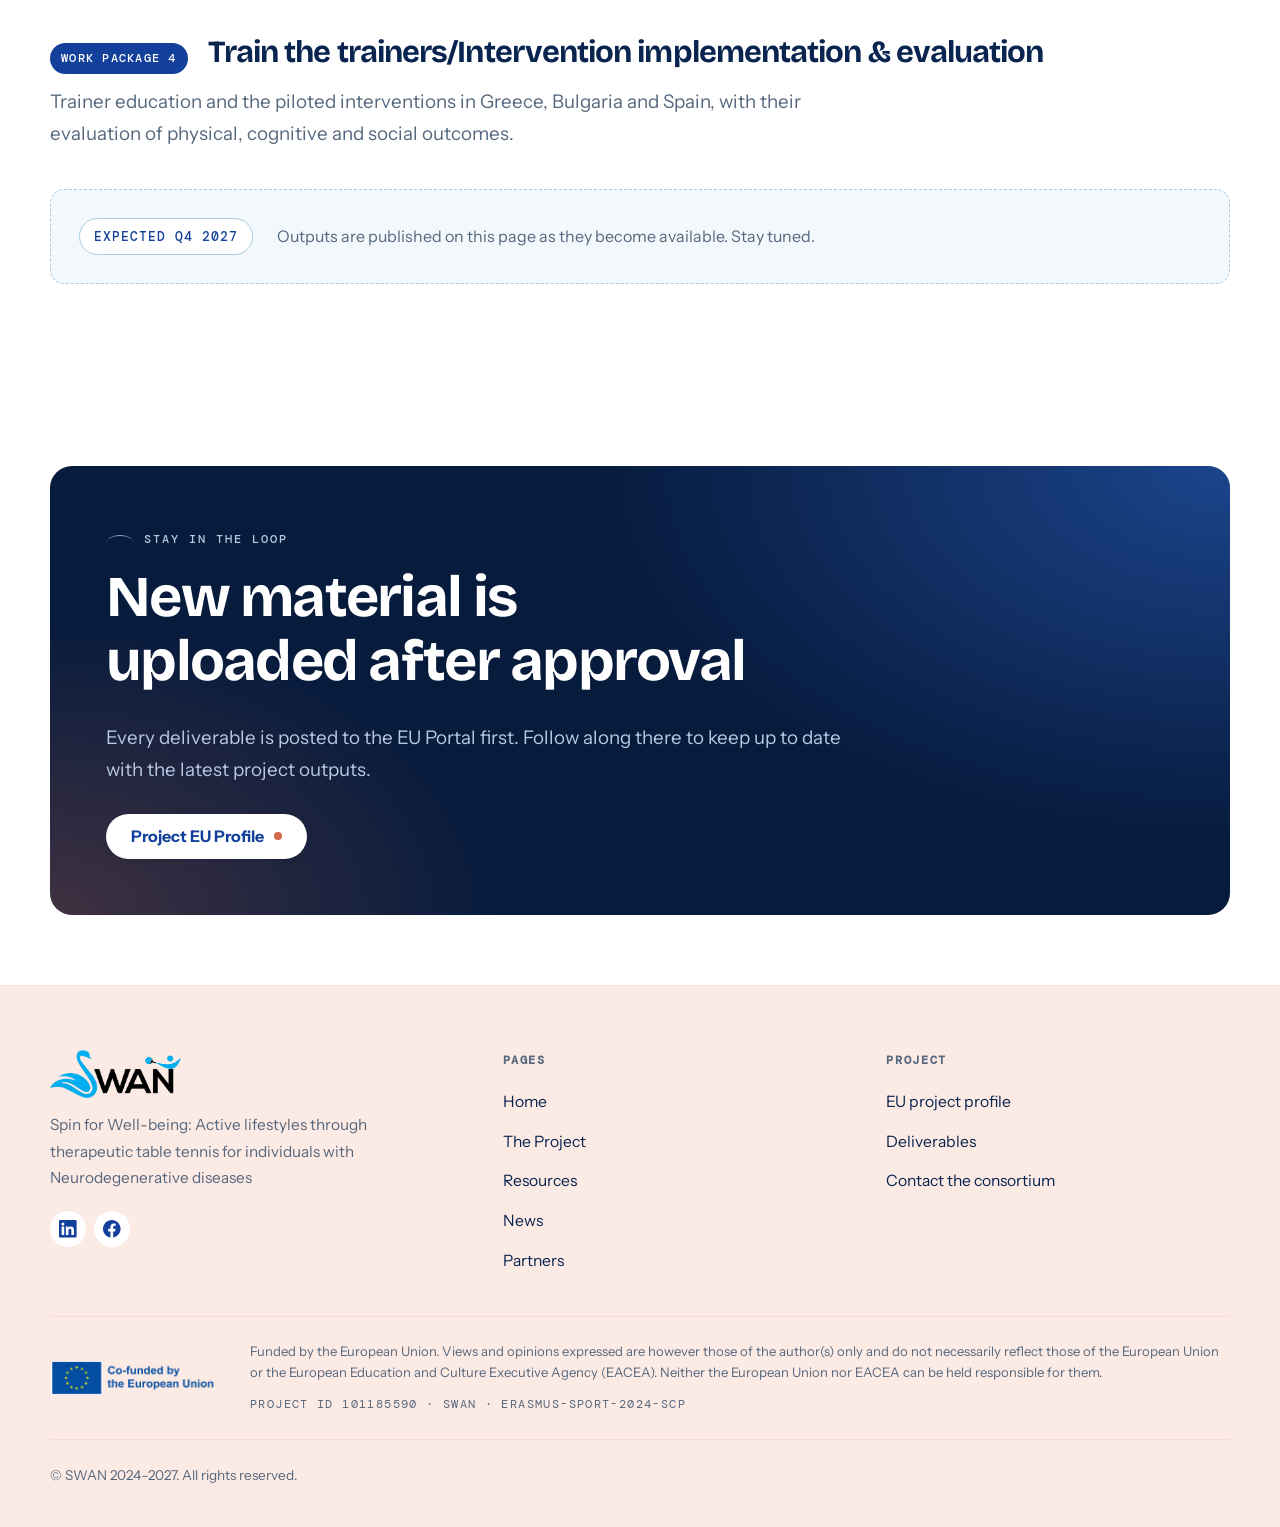
<file: public/resources.html>
<!DOCTYPE html>
<html lang="en">
<head>
<meta charset="utf-8">
<meta name="viewport" content="width=device-width, initial-scale=1">
<title>Resources — SWAN Erasmus+ Sport Project</title>
<meta name="description" content="Deliverables, reports, research insights, materials and tools on the use of table tennis for health-enhancing physical activity for individuals with neurodegenerative diseases across Europe.">
<link rel="icon" href="assets/img/swan-mark.svg" type="image/svg+xml">
<link rel="preload" href="assets/fonts/BricolageGrotesque-Bold.woff2" as="font" type="font/woff2" crossorigin>
<link rel="preload" href="assets/fonts/InstrumentSans-Regular.woff2" as="font" type="font/woff2" crossorigin>
<link rel="stylesheet" href="assets/css/style.css">
</head>
<body>

<div class="progress" aria-hidden="true"></div>
<a class="skip-link" href="#main">Skip to content</a>

<!-- Flag sprite for the language switcher in the header. Kept here so the
     header markup stays readable; each flag is referenced once by <use>. -->
<svg class="flag-sprite" aria-hidden="true" focusable="false" width="0" height="0">
  <defs>
    <clipPath id="flag-clip"><rect width="24" height="16"/></clipPath>

    <symbol id="flag-en" viewBox="0 0 24 16">
      <g clip-path="url(#flag-clip)">
        <rect width="24" height="16" fill="#012169"/>
        <path d="M0 0 24 16M24 0 0 16" stroke="#fff" stroke-width="3.6"/>
        <path d="M0 0 24 16M24 0 0 16" stroke="#C8102E" stroke-width="1.8"/>
        <path d="M12 0v16M0 8h24" stroke="#fff" stroke-width="5.4"/>
        <path d="M12 0v16M0 8h24" stroke="#C8102E" stroke-width="3.2"/>
      </g>
    </symbol>

    <symbol id="flag-el" viewBox="0 0 24 16">
      <rect width="24" height="16" fill="#0D5EAF"/>
      <g fill="#fff">
        <rect y="1.78" width="24" height="1.78"/>
        <rect y="5.33" width="24" height="1.78"/>
        <rect y="8.89" width="24" height="1.78"/>
        <rect y="12.44" width="24" height="1.78"/>
      </g>
      <rect width="8.89" height="8.89" fill="#0D5EAF"/>
      <path d="M3.56 0v8.89M0 3.56h8.89" stroke="#fff" stroke-width="1.78"/>
    </symbol>

    <symbol id="flag-sl" viewBox="0 0 24 16">
      <rect width="24" height="16" fill="#fff"/>
      <rect y="5.33" width="24" height="5.34" fill="#0000C8"/>
      <rect y="10.67" width="24" height="5.33" fill="#D50000"/>
      <path d="M3.9 2.5h5.4v4.1c0 2-2.7 3.1-2.7 3.1s-2.7-1.1-2.7-3.1z" fill="#0000C8" stroke="#D50000" stroke-width=".6"/>
      <path d="M4.9 6.7 6.6 4.1l1.7 2.6z" fill="#fff"/>
      <path d="M4.6 7.4h4v.7h-4z" fill="#fff"/>
    </symbol>

    <symbol id="flag-bg" viewBox="0 0 24 16">
      <rect width="24" height="16" fill="#fff"/>
      <rect y="5.33" width="24" height="5.34" fill="#00966E"/>
      <rect y="10.67" width="24" height="5.33" fill="#D62612"/>
    </symbol>

    <symbol id="flag-fr" viewBox="0 0 24 16">
      <rect width="24" height="16" fill="#fff"/>
      <rect width="8" height="16" fill="#002395"/>
      <rect x="16" width="8" height="16" fill="#ED2939"/>
    </symbol>

    <symbol id="flag-de" viewBox="0 0 24 16">
      <rect width="24" height="16" fill="#000"/>
      <rect y="5.33" width="24" height="5.34" fill="#DD0000"/>
      <rect y="10.67" width="24" height="5.33" fill="#FFCE00"/>
    </symbol>

    <symbol id="flag-es" viewBox="0 0 24 16">
      <rect width="24" height="16" fill="#AA151B"/>
      <rect y="4" width="24" height="8" fill="#F1BF00"/>
    </symbol>
  </defs>
</svg>


<header class="site-header">
  <nav class="container nav" aria-label="Main">
    <a class="brand" href="index.html">
      <img class="brand__logo" src="assets/img/swan-logo.png" alt="SWAN" width="787" height="289">
      <span class="visually-hidden">SWAN — Erasmus+ Sport Project</span>
    </a>

    <button class="nav__toggle" type="button" aria-expanded="false" aria-controls="nav-panel" aria-label="Menu">
      <span></span>
    </button>

    <div class="nav__panel" id="nav-panel">
      <ul class="nav__menu">
        <li><a class="nav__link" href="index.html">Home</a></li>
        <li><a class="nav__link" href="project.html">The Project</a></li>
        <li><a class="nav__link" href="resources.html" aria-current="page">Resources</a></li>
        <li><a class="nav__link" href="news.html">News</a></li>
        <li><a class="nav__link" href="partners.html">Partners</a></li>
      </ul>
      <!-- Language switcher. Only English exists so far, so the other six are
           marked unavailable rather than pointing at pages that are not there.
           To enable one, change its wrapper from
             <span class="lang__item lang__item--soon" aria-disabled="true">
           to
             <a class="lang__item" href="el/index.html" hreflang="el">
           and delete its <em>soon</em>. See the README for the full steps. -->
      <div class="lang">
        <button class="lang__toggle" type="button" aria-expanded="false" aria-controls="lang-menu">
          <svg class="flag" viewBox="0 0 24 16" aria-hidden="true"><use href="#flag-en"/></svg>
          <span class="lang__code">EN</span>
          <svg class="lang__chev" viewBox="0 0 12 8" aria-hidden="true"><path d="M1 1.6 6 6.4 11 1.6"/></svg>
          <span class="visually-hidden">Change language, English selected</span>
        </button>
        <ul class="lang__menu" id="lang-menu" hidden>
          <li>
            <span class="lang__item lang__item--current" lang="en" aria-current="true">
              <svg class="flag" viewBox="0 0 24 16" aria-hidden="true"><use href="#flag-en"/></svg>
              <span>English</span>
            </span>
          </li>
          <li>
            <span class="lang__item lang__item--soon" aria-disabled="true">
              <svg class="flag" viewBox="0 0 24 16" aria-hidden="true"><use href="#flag-el"/></svg>
              <span lang="el">Ελληνικά</span>
              <em>soon</em>
            </span>
          </li>
          <li>
            <span class="lang__item lang__item--soon" aria-disabled="true">
              <svg class="flag" viewBox="0 0 24 16" aria-hidden="true"><use href="#flag-sl"/></svg>
              <span lang="sl">Slovenščina</span>
              <em>soon</em>
            </span>
          </li>
          <li>
            <span class="lang__item lang__item--soon" aria-disabled="true">
              <svg class="flag" viewBox="0 0 24 16" aria-hidden="true"><use href="#flag-bg"/></svg>
              <span lang="bg">Български</span>
              <em>soon</em>
            </span>
          </li>
          <li>
            <span class="lang__item lang__item--soon" aria-disabled="true">
              <svg class="flag" viewBox="0 0 24 16" aria-hidden="true"><use href="#flag-fr"/></svg>
              <span lang="fr">Français</span>
              <em>soon</em>
            </span>
          </li>
          <li>
            <span class="lang__item lang__item--soon" aria-disabled="true">
              <svg class="flag" viewBox="0 0 24 16" aria-hidden="true"><use href="#flag-de"/></svg>
              <span lang="de">Deutsch</span>
              <em>soon</em>
            </span>
          </li>
          <li>
            <span class="lang__item lang__item--soon" aria-disabled="true">
              <svg class="flag" viewBox="0 0 24 16" aria-hidden="true"><use href="#flag-es"/></svg>
              <span lang="es">Español</span>
              <em>soon</em>
            </span>
          </li>
        </ul>
      </div>
      <div class="nav__social">
        <a href="https://www.linkedin.com/company/swan-erasmus" target="_blank" rel="noopener" aria-label="SWAN on LinkedIn">
          <svg viewBox="0 0 24 24" aria-hidden="true"><path d="M20.45 20.45h-3.56v-5.57c0-1.33-.02-3.04-1.85-3.04-1.85 0-2.14 1.45-2.14 2.94v5.67H9.35V9h3.42v1.56h.05a3.75 3.75 0 0 1 3.37-1.85c3.6 0 4.27 2.37 4.27 5.46v6.28zM5.34 7.43a2.07 2.07 0 1 1 0-4.14 2.07 2.07 0 0 1 0 4.14zM7.12 20.45H3.55V9h3.57v11.45zM22.22 0H1.77C.79 0 0 .77 0 1.72v20.55C0 23.23.79 24 1.77 24h20.45c.98 0 1.78-.77 1.78-1.73V1.72C24 .77 23.2 0 22.22 0z"/></svg>
        </a>
        <a href="https://www.facebook.com/swanerasmus" target="_blank" rel="noopener" aria-label="SWAN on Facebook">
          <svg viewBox="0 0 24 24" aria-hidden="true"><path d="M24 12.07C24 5.4 18.63 0 12 0S0 5.4 0 12.07C0 18.1 4.39 23.1 10.13 24v-8.44H7.08v-3.49h3.05V9.41c0-3.02 1.79-4.69 4.53-4.69 1.31 0 2.68.24 2.68.24v2.97h-1.51c-1.49 0-1.96.93-1.96 1.89v2.25h3.33l-.53 3.49h-2.8V24C19.61 23.1 24 18.1 24 12.07z"/></svg>
        </a>
      </div>
    </div>

    <div class="nav__scrim" aria-hidden="true"></div>
  </nav>
</header>

<main id="main">

  <!-- ================= PAGE HERO ================= -->
  <section class="page-hero">
    <div class="page-hero__decor" aria-hidden="true">
      <svg viewBox="0 0 400 400">
        <rect x="60" y="90" width="200" height="250" rx="6"/>
        <rect x="100" y="60" width="200" height="250" rx="6"/>
        <path d="M140 130h120M140 170h120M140 210h80" stroke-dasharray="4 10" stroke-linecap="round"/>
      </svg>
    </div>
    <div class="container page-hero__inner reveal">
      <p class="eyebrow">Resources</p>
      <h1>Explore project <em>resources</em> on <em>therapeutic table tennis</em></h1>
      <p>
        Deliverables, reports, research insights, materials and tools on the use of
        table tennis for promoting health-enhancing physical activity for individuals
        with neurodegenerative diseases across Europe.
      </p>
    </div>
  </section>

  <!-- ================= WORK PACKAGES ================= -->
  <section class="section">
    <div class="container">

      <!-- ---------- WP2 ---------- -->
      <div class="wp reveal">
        <div class="wp__head">
          <span class="wp__tag">Work Package 2</span>
          <h2 class="wp__title">Strategic research &amp; analysis</h2>
        </div>
        <p class="wp__note">
          The following reports form <strong>Deliverable 2.1: Research Insights</strong>,
          led by the University of Ljubljana — Faculty of Sport.
        </p>

        <div class="grid grid--3">
          <article class="deliverable">
            <span class="deliverable__code">Deliverable 2.1.1</span>
            <h3 class="deliverable__title">Best Practices Report</h3>
            <p class="deliverable__meta">Leading partner: <strong>ITTF Foundation</strong></p>
            <!-- TODO: replace # with the PDF or landing-page URL for D2.1.1 -->
            <a class="btn btn--sm" href="#">
              <span>View report</span><span class="btn__ball" aria-hidden="true"></span>
            </a>
          </article>

          <article class="deliverable">
            <span class="deliverable__code">Deliverable 2.1.2</span>
            <h3 class="deliverable__title">Needs Assessment Report</h3>
            <p class="deliverable__meta">Leading partner: <strong>KTG R&amp;I</strong></p>
            <!-- TODO: replace # with the PDF or landing-page URL for D2.1.2 -->
            <a class="btn btn--sm" href="#">
              <span>View report</span><span class="btn__ball" aria-hidden="true"></span>
            </a>
          </article>

          <article class="deliverable">
            <span class="deliverable__code">Deliverable 2.1.3</span>
            <h3 class="deliverable__title">Literature Review</h3>
            <p class="deliverable__meta">Leading partner: <strong>University of Ljubljana</strong></p>
            <!-- TODO: replace # with the PDF or landing-page URL for D2.1.3 -->
            <a class="btn btn--sm" href="#">
              <span>View report</span><span class="btn__ball" aria-hidden="true"></span>
            </a>
          </article>
        </div>
      </div>

      <!-- ---------- WP3 ---------- -->
      <div class="wp reveal">
        <div class="wp__head">
          <span class="wp__tag">Work Package 3</span>
          <h2 class="wp__title">Curriculum development &amp; training materials</h2>
        </div>
        <p class="wp__note">
          Adapted table tennis curriculums for people with Alzheimer's and Parkinson's,
          plus the online course that prepares trainers to deliver them.
        </p>

        <div class="upcoming">
          <span class="upcoming__badge">Expected Q4 2026</span>
          <p>Outputs are published on this page as they become available. Stay tuned.</p>
        </div>
      </div>

      <!-- ---------- WP4 ---------- -->
      <div class="wp reveal">
        <div class="wp__head">
          <span class="wp__tag">Work Package 4</span>
          <h2 class="wp__title">Train the trainers/Intervention implementation &amp; evaluation</h2>
        </div>
        <p class="wp__note">
          Trainer education and the piloted interventions in Greece, Bulgaria and Spain,
          with their evaluation of physical, cognitive and social outcomes.
        </p>

        <div class="upcoming">
          <span class="upcoming__badge">Expected Q4 2027</span>
          <p>Outputs are published on this page as they become available. Stay tuned.</p>
        </div>
      </div>

    </div>
  </section>

  <!-- ================= CTA ================= -->
  <section class="section section--tight">
    <div class="container">
      <div class="cta-band reveal">
        <p class="eyebrow">Stay in the loop</p>
        <h2>New material is uploaded after approval</h2>
        <p>
          Every deliverable is posted to the EU Portal first. Follow along there to keep up to date with the latest project outputs.
        </p>
        <div class="hero__actions hero__actions--cta">
          <a class="btn btn--light" href="https://ec.europa.eu/info/funding-tenders/opportunities/portal/screen/opportunities/projects-details/43353764/101185590/ERASMUS2027?keywords=SWAN&amp;isExactMatch=false&amp;order=DESC&amp;pageNumber=1&amp;pageSize=50&amp;sortBy=title" target="_blank" rel="noopener"><span>Project EU Profile</span><span class="btn__ball" aria-hidden="true"></span></a>
        </div>
      </div>
    </div>
  </section>

</main>

<footer class="site-footer">
  <div class="container">
    <div class="footer__top">
      <div class="footer__brand">
        <a class="brand" href="index.html">
          <img class="brand__logo" src="assets/img/swan-logo.png" alt="SWAN" width="787" height="289">
          <span class="visually-hidden">SWAN — Erasmus+ Sport Project</span>
        </a>
        <p class="footer__tagline">
          Spin for Well-being: Active lifestyles through therapeutic table tennis
          for individuals with Neurodegenerative diseases
        </p>
        <div class="footer__social">
          <a href="https://www.linkedin.com/company/swan-erasmus" target="_blank" rel="noopener" aria-label="SWAN on LinkedIn">
            <svg viewBox="0 0 24 24" aria-hidden="true"><path d="M20.45 20.45h-3.56v-5.57c0-1.33-.02-3.04-1.85-3.04-1.85 0-2.14 1.45-2.14 2.94v5.67H9.35V9h3.42v1.56h.05a3.75 3.75 0 0 1 3.37-1.85c3.6 0 4.27 2.37 4.27 5.46v6.28zM5.34 7.43a2.07 2.07 0 1 1 0-4.14 2.07 2.07 0 0 1 0 4.14zM7.12 20.45H3.55V9h3.57v11.45zM22.22 0H1.77C.79 0 0 .77 0 1.72v20.55C0 23.23.79 24 1.77 24h20.45c.98 0 1.78-.77 1.78-1.73V1.72C24 .77 23.2 0 22.22 0z"/></svg>
          </a>
          <a href="https://www.facebook.com/swanerasmus" target="_blank" rel="noopener" aria-label="SWAN on Facebook">
            <svg viewBox="0 0 24 24" aria-hidden="true"><path d="M24 12.07C24 5.4 18.63 0 12 0S0 5.4 0 12.07C0 18.1 4.39 23.1 10.13 24v-8.44H7.08v-3.49h3.05V9.41c0-3.02 1.79-4.69 4.53-4.69 1.31 0 2.68.24 2.68.24v2.97h-1.51c-1.49 0-1.96.93-1.96 1.89v2.25h3.33l-.53 3.49h-2.8V24C19.61 23.1 24 18.1 24 12.07z"/></svg>
          </a>
        </div>
      </div>

      <div>
        <p class="footer__heading">Pages</p>
        <ul class="footer__list">
          <li><a href="index.html">Home</a></li>
          <li><a href="project.html">The Project</a></li>
          <li><a href="resources.html">Resources</a></li>
          <li><a href="news.html">News</a></li>
          <li><a href="partners.html">Partners</a></li>
        </ul>
      </div>

      <div>
        <p class="footer__heading">Project</p>
        <ul class="footer__list">
          <li><a href="https://ec.europa.eu/info/funding-tenders/opportunities/portal/screen/opportunities/projects-details/43353764/101185590/ERASMUS2027?keywords=SWAN&amp;isExactMatch=false&amp;order=DESC&amp;pageNumber=1&amp;pageSize=50&amp;sortBy=title" target="_blank" rel="noopener">EU project profile</a></li>
          <li><a href="resources.html">Deliverables</a></li>
          <li><a href="#">Contact the consortium</a></li>
        </ul>
      </div>
    </div>

    <div class="footer__funding">
      <img class="footer__eu" src="assets/img/eu-funded.png" alt="Co-funded by the European Union" width="712" height="149">
      <div>
        <p class="footer__disclaimer">
          Funded by the European Union. Views and opinions expressed are however
          those of the author(s) only and do not necessarily reflect those of the
          European Union or the European Education and Culture Executive Agency
          (EACEA). Neither the European Union nor EACEA can be held responsible for them.
        </p>
        <p class="footer__id">Project ID 101185590 &middot; SWAN &middot; ERASMUS-SPORT-2024-SCP</p>
      </div>
    </div>

    <div class="footer__bottom">
      <p class="footer__legal">&copy; SWAN 2024&ndash;2027. All rights reserved.</p>
    </div>
  </div>
</footer>

<script src="assets/js/vendor/gsap.min.js" defer></script>
<script src="assets/js/vendor/ScrollTrigger.min.js" defer></script>
<script src="assets/js/main.js" defer></script>
<script src="assets/js/motion.js" defer></script>
</body>
</html>
</file>
<file: assets/css/style.css>
/* ==========================================================================
   SWAN — Erasmus+ Sport Project
   Design system + site styles
   --------------------------------------------------------------------------
   Motif: "the rally arc" — the curve shared by a table-tennis rally,
   a neural connection forming, and a swan's neck.
   ========================================================================== */

/* --------------------------------------------------------------------------
   0. Fonts — self-hosted (SIL Open Font License, see assets/fonts/*-OFL.txt)
   Self-hosted rather than loaded from Google Fonts so that no visitor IP
   address is sent to a third party without consent (GDPR).
   -------------------------------------------------------------------------- */
@font-face {
  font-family: "Bricolage Grotesque";
  src: url("../fonts/BricolageGrotesque-Regular.woff2") format("woff2");
  font-weight: 400;
  font-style: normal;
  font-display: swap;
}
@font-face {
  font-family: "Bricolage Grotesque";
  src: url("../fonts/BricolageGrotesque-Bold.woff2") format("woff2");
  font-weight: 700 800;
  font-style: normal;
  font-display: swap;
}
@font-face {
  font-family: "Instrument Sans";
  src: url("../fonts/InstrumentSans-Regular.woff2") format("woff2");
  font-weight: 400 500;
  font-style: normal;
  font-display: swap;
}
@font-face {
  font-family: "Instrument Sans";
  src: url("../fonts/InstrumentSans-Bold.woff2") format("woff2");
  font-weight: 600 700;
  font-style: normal;
  font-display: swap;
}
@font-face {
  font-family: "Instrument Sans";
  src: url("../fonts/InstrumentSans-Italic.woff2") format("woff2");
  font-weight: 400;
  font-style: italic;
  font-display: swap;
}
@font-face {
  font-family: "DM Mono";
  src: url("../fonts/DMMono-Regular.woff2") format("woff2");
  font-weight: 400;
  font-style: normal;
  font-display: swap;
}
@font-face {
  font-family: "DM Mono";
  src: url("../fonts/DMMono-Medium.woff2") format("woff2");
  font-weight: 500;
  font-style: normal;
  font-display: swap;
}

/* --------------------------------------------------------------------------
   1. Tokens
   -------------------------------------------------------------------------- */
:root {
  /* Brand blues — carried over from the existing SWAN palette */
  --navy-950: #071b3d;
  --navy-900: #0a2450;
  --blue-800: #0c2f7a;
  --blue-700: #12409b; /* primary */
  --blue-600: #1a4fb4;
  --blue-500: #2c67ce;
  --blue-300: #7ba3e6;

  /* Sky tints — the light band from the current site */
  --sky-300: #a9cce3;
  --sky-200: #c5dcea;
  --sky-100: #e4eff7;
  --sky-50: #f2f8fc;

  /* Warm neutrals — the footer peach */
  --peach-100: #fceae4;
  --peach-200: #f9dbd1;

  /* Brand cyan, from the SWAN logo */
  --cyan-500: #22ace3;
  --cyan-600: #1791c3;
  --cyan-100: #d2ecf8;
  --cyan-50: #eaf7fc;

  /* The one accent: the ball */
  --coral-500: #d2694a;
  --coral-600: #b8543a;

  --white: #ffffff;
  --grey-100: #eef2f6;
  --grey-400: #8ea0b5;
  --grey-600: #56687e;

  /* Semantic */
  --bg: var(--white);
  --text: #12233d;
  --text-soft: var(--grey-600);
  --text-invert: #eaf2fb;
  --rule: #dbe6f0;

  /* Type */
  --font-display: "Bricolage Grotesque", "Trebuchet MS", system-ui, sans-serif;
  --font-body: "Instrument Sans", system-ui, -apple-system, "Segoe UI", sans-serif;
  --font-mono: "DM Mono", ui-monospace, "SFMono-Regular", Menlo, monospace;

  /* Fluid type scale */
  --step--1: clamp(0.83rem, 0.79rem + 0.18vw, 0.94rem);
  --step-0: clamp(1.0625rem, 1.03rem + 0.18vw, 1.1875rem);
  --step-1: clamp(1.25rem, 1.18rem + 0.35vw, 1.5rem);
  --step-2: clamp(1.5rem, 1.36rem + 0.7vw, 2rem);
  --step-3: clamp(1.85rem, 1.6rem + 1.25vw, 2.75rem);
  --step-4: clamp(2.25rem, 1.8rem + 2.25vw, 4rem);
  --step-5: clamp(2.75rem, 2rem + 3.5vw, 5.25rem);

  /* Space */
  --space-xs: 0.5rem;
  --space-sm: 0.875rem;
  --space-md: 1.5rem;
  --space-lg: 2.5rem;
  --space-xl: 4rem;
  --space-2xl: clamp(4rem, 3rem + 5vw, 7.5rem);

  /* Shape */
  --radius-sm: 8px;
  --radius: 14px;
  --radius-lg: 22px;

  --shadow-sm: 0 1px 2px rgba(7, 27, 61, 0.06), 0 2px 8px rgba(7, 27, 61, 0.04);
  --shadow-md: 0 4px 12px rgba(7, 27, 61, 0.07), 0 16px 40px rgba(7, 27, 61, 0.08);
  --shadow-lg: 0 8px 24px rgba(7, 27, 61, 0.1), 0 32px 64px rgba(7, 27, 61, 0.12);

  --container: 1180px;
  --ease: cubic-bezier(0.22, 0.61, 0.36, 1);
}

/* --------------------------------------------------------------------------
   2. Reset + base
   -------------------------------------------------------------------------- */
*,
*::before,
*::after {
  box-sizing: border-box;
}

html {
  -webkit-text-size-adjust: 100%;
  scroll-behavior: smooth;
  scroll-padding-top: 6rem;
}

body {
  margin: 0;
  background: var(--bg);
  color: var(--text);
  font-family: var(--font-body);
  font-size: var(--step-0);
  line-height: 1.7;
  -webkit-font-smoothing: antialiased;
  text-rendering: optimizeLegibility;
  overflow-x: hidden;
}

img,
svg,
video {
  max-width: 100%;
  height: auto;
  display: block;
}

a {
  color: var(--blue-700);
  text-decoration-color: rgba(18, 64, 155, 0.32);
  text-underline-offset: 3px;
}

a:hover {
  text-decoration-color: currentColor;
}

h1,
h2,
h3,
h4 {
  font-family: var(--font-display);
  font-weight: 700;
  line-height: 1.1;
  letter-spacing: -0.02em;
  color: var(--navy-900);
  margin: 0 0 0.5em;
  text-wrap: balance;
}

h1 {
  font-size: var(--step-5);
  letter-spacing: -0.035em;
}
h2 {
  font-size: var(--step-4);
  letter-spacing: -0.03em;
}
h3 {
  font-size: var(--step-2);
}
h4 {
  font-size: var(--step-1);
}

p {
  margin: 0 0 1.1em;
  text-wrap: pretty;
}

p:last-child {
  margin-bottom: 0;
}

::selection {
  background: var(--blue-700);
  color: var(--white);
}

:focus-visible {
  outline: 3px solid var(--coral-500);
  outline-offset: 3px;
  border-radius: 4px;
}

.skip-link {
  position: absolute;
  top: -100px;
  left: var(--space-md);
  z-index: 200;
  background: var(--navy-950);
  color: var(--white);
  padding: 0.75rem 1.25rem;
  border-radius: 0 0 var(--radius-sm) var(--radius-sm);
  font-weight: 600;
  text-decoration: none;
  transition: top 0.2s var(--ease);
}

.skip-link:focus {
  top: 0;
}

.visually-hidden {
  position: absolute !important;
  width: 1px;
  height: 1px;
  padding: 0;
  margin: -1px;
  overflow: hidden;
  clip: rect(0 0 0 0);
  white-space: nowrap;
  border: 0;
}

/* --------------------------------------------------------------------------
   3. Layout primitives
   -------------------------------------------------------------------------- */
.container {
  width: min(100% - 2.5rem, var(--container));
  margin-inline: auto;
}

/* Narrow reading measure that still starts on the container's left edge,
   so headings, body copy and section heads all share one alignment. */
.container--narrow {
  width: min(100% - 2.5rem, var(--container));
  margin-inline: auto;
}

.container--narrow > * {
  max-width: 46rem;
}

/* Body copy set in two columns where the container is wide enough. A single
   column would either stop at a 46rem measure and leave the right-hand half
   of the section empty, or run the full width at about 110 characters a
   line, which is past the point where the eye loses its place. Two columns
   fill the width at roughly 68 characters each. */
.about-copy > p {
  margin-bottom: 0;
}

@media (min-width: 901px) {
  .about-copy {
    display: grid;
    grid-template-columns: 1fr 1fr;
    gap: clamp(2rem, 1rem + 3vw, 3.5rem);
    align-items: start;
  }
}

@media (max-width: 900px) {
  .about-copy > p + p {
    margin-top: 1.1em;
  }
}

.section {
  padding-block: var(--space-2xl);
  position: relative;
}

.section--tight {
  padding-block: clamp(2.5rem, 2rem + 3vw, 4.5rem);
}

.section--sky {
  background: var(--sky-100);
}

.section--sky-deep {
  background: linear-gradient(180deg, var(--sky-200) 0%, var(--sky-100) 100%);
}

.section--peach {
  background: var(--peach-100);
}

.section--navy {
  background: var(--navy-950);
  color: var(--text-invert);
}

.section--navy h2,
.section--navy h3,
.section--navy h4 {
  color: var(--white);
}

/* Section heading block */
.section-head {
  max-width: 46rem;
  margin-bottom: var(--space-xl);
}

.section-head--center {
  margin-inline: auto;
  text-align: center;
}

/* Lets a long heading run the full container width instead of being folded
   by the 46rem measure, while the supporting paragraph keeps that measure.
   Below ~700px the heading no longer fits on one line and wraps normally. */
.section-head--wide {
  max-width: none;
}

.section-head--wide > h2 {
  max-width: none;
  text-wrap: balance;
}

.section-head--wide > p:not(.eyebrow) {
  max-width: 50rem;
}

.section-head p {
  color: var(--text-soft);
  font-size: var(--step-1);
  line-height: 1.6;
}

.section--navy .section-head p {
  color: #b7c9e2;
}

/* The eyebrow: mono, tracked, with a leading arc tick */
.eyebrow {
  display: inline-flex;
  align-items: center;
  gap: 0.6rem;
  font-family: var(--font-mono);
  font-size: 0.78rem;
  letter-spacing: 0.16em;
  text-transform: uppercase;
  color: var(--blue-600);
  margin: 0 0 1rem;
  font-weight: 500;
}

.eyebrow::before {
  content: "";
  width: 1.75rem;
  height: 0.6rem;
  flex: none;
  border-top: 1.5px solid currentColor;
  border-radius: 50% 50% 0 0 / 100% 100% 0 0;
  opacity: 0.75;
}

.section--navy .eyebrow,
.section--navy-soft .eyebrow {
  color: var(--sky-300);
}

/* --------------------------------------------------------------------------
   4. The rally arc — signature motif
   -------------------------------------------------------------------------- */
.arc-divider {
  display: block;
  width: 100%;
  height: 48px;
  color: var(--sky-300);
  overflow: visible;
}

.arc-divider path {
  fill: none;
  stroke: currentColor;
  stroke-width: 1.5;
  stroke-dasharray: 2 9;
  stroke-linecap: round;
  opacity: 0.9;
}

.arc-divider circle {
  fill: var(--coral-500);
}

/* --------------------------------------------------------------------------
   5. Buttons
   -------------------------------------------------------------------------- */
.btn {
  --btn-bg: var(--blue-700);
  --btn-fg: var(--white);
  display: inline-flex;
  align-items: center;
  gap: 0.6rem;
  padding: 0.85rem 1.5rem;
  background: var(--btn-bg);
  color: var(--btn-fg);
  border: 1.5px solid transparent;
  border-radius: 999px;
  font-family: var(--font-body);
  font-size: 1rem;
  font-weight: 600;
  line-height: 1;
  text-decoration: none;
  cursor: pointer;
  transition: transform 0.25s var(--ease), box-shadow 0.25s var(--ease),
    background-color 0.25s var(--ease);
  box-shadow: 0 2px 6px rgba(12, 47, 122, 0.22);
}

.btn:hover {
  background: var(--blue-600);
  transform: translateY(-2px);
  box-shadow: 0 8px 20px rgba(12, 47, 122, 0.28);
}

.btn:active {
  transform: translateY(0);
}

.btn__ball {
  width: 0.5rem;
  height: 0.5rem;
  border-radius: 50%;
  background: var(--coral-500);
  flex: none;
  transition: transform 0.35s var(--ease);
}

.btn:hover .btn__ball {
  transform: translateX(3px) scale(1.15);
}

.btn--ghost {
  --btn-bg: transparent;
  --btn-fg: var(--blue-700);
  border-color: rgba(18, 64, 155, 0.28);
  box-shadow: none;
}

.btn--ghost:hover {
  background: rgba(18, 64, 155, 0.06);
  border-color: var(--blue-700);
  box-shadow: none;
}

.btn--light {
  --btn-bg: var(--white);
  --btn-fg: var(--blue-700);
  box-shadow: var(--shadow-sm);
}

.btn--light:hover {
  background: var(--white);
}

.btn--sm {
  padding: 0.6rem 1.1rem;
  font-size: 0.9rem;
}

/* Text link with a travelling ball */
.link-arrow {
  display: inline-flex;
  align-items: center;
  gap: 0.5rem;
  font-weight: 600;
  text-decoration: none;
  color: var(--blue-700);
}

.link-arrow::after {
  content: "";
  width: 1.4rem;
  height: 1.5px;
  background: currentColor;
  transition: width 0.25s var(--ease);
}

.link-arrow:hover::after {
  width: 2.2rem;
}

/* --------------------------------------------------------------------------
   6. Header
   -------------------------------------------------------------------------- */
.site-header {
  position: sticky;
  top: 0;
  z-index: 100;
  background: rgba(255, 255, 255, 0.82);
  backdrop-filter: saturate(150%) blur(14px);
  -webkit-backdrop-filter: saturate(150%) blur(14px);
  border-bottom: 1px solid transparent;
  transition: border-color 0.3s var(--ease), box-shadow 0.3s var(--ease);
}

.site-header.is-stuck {
  border-bottom-color: var(--rule);
  box-shadow: 0 4px 20px rgba(7, 27, 61, 0.06);
}

.nav {
  display: flex;
  align-items: center;
  justify-content: space-between;
  gap: var(--space-md);
  min-height: 4.5rem;
}

.brand {
  display: inline-flex;
  align-items: center;
  gap: 0.7rem;
  text-decoration: none;
  color: var(--navy-900);
  flex: none;
}

.brand__mark {
  width: 2.5rem;
  height: 2.5rem;
  flex: none;
}

.brand__logo {
  height: 2.9rem;
  width: auto;
  flex: none;
}

@media (max-width: 520px) {
  .brand__logo {
    height: 2.4rem;
  }
}

.site-footer .brand__logo {
  height: 3rem;
}

.brand__text {
  display: flex;
  flex-direction: column;
  line-height: 1.05;
}

.brand__name {
  font-family: var(--font-display);
  font-weight: 800;
  font-size: 1.35rem;
  letter-spacing: -0.03em;
  color: var(--blue-700);
}

.brand__tag {
  font-family: var(--font-mono);
  font-size: 0.62rem;
  letter-spacing: 0.12em;
  text-transform: uppercase;
  color: var(--grey-400);
}

.nav__menu {
  display: flex;
  align-items: center;
  gap: clamp(0.5rem, 1.6vw, 1.75rem);
  list-style: none;
  margin: 0;
  padding: 0;
}

.nav__link {
  position: relative;
  display: block;
  padding: 0.4rem 0.15rem;
  font-size: 0.98rem;
  font-weight: 500;
  color: var(--text);
  text-decoration: none;
  white-space: nowrap;
  transition: color 0.2s var(--ease);
}

.nav__link:hover {
  color: var(--blue-700);
}

/* Underline is an arc segment, not a bar */
.nav__link::after {
  content: "";
  position: absolute;
  left: 0;
  right: 0;
  bottom: -2px;
  height: 6px;
  border-top: 2px solid var(--blue-700);
  border-radius: 50% 50% 0 0 / 100% 100% 0 0;
  opacity: 0;
  transform: scaleX(0.4);
  transition: opacity 0.25s var(--ease), transform 0.25s var(--ease);
}

.nav__link:hover::after {
  opacity: 0.45;
  transform: scaleX(0.85);
}

.nav__link[aria-current="page"] {
  color: var(--blue-700);
  font-weight: 600;
}

.nav__link[aria-current="page"]::after {
  opacity: 1;
  transform: scaleX(1);
  border-top-color: var(--coral-500);
}

/* Language switcher ------------------------------------------------------ */
.flag-sprite {
  position: absolute;
  width: 0;
  height: 0;
  overflow: hidden;
}

.flag {
  width: 1.35rem;
  height: 0.9rem;
  flex: none;
  border-radius: 2px;
  box-shadow: 0 0 0 1px rgba(7, 27, 61, 0.14);
}

.lang {
  position: relative;
  flex: none;
}

.lang__toggle {
  display: inline-flex;
  align-items: center;
  gap: 0.45rem;
  padding: 0.4rem 0.55rem;
  border: 1px solid var(--rule);
  border-radius: 999px;
  background: var(--white);
  color: var(--navy-900);
  font: inherit;
  font-size: 0.85rem;
  line-height: 1;
  cursor: pointer;
  transition: border-color 0.2s var(--ease), background-color 0.2s var(--ease);
}

.lang__toggle:hover {
  border-color: var(--sky-300);
  background: var(--sky-50);
}

.lang__code {
  font-family: var(--font-mono);
  font-size: 0.76rem;
  font-weight: 500;
  letter-spacing: 0.06em;
}

.lang__chev {
  width: 0.6rem;
  height: 0.4rem;
  fill: none;
  stroke: currentColor;
  stroke-width: 1.8;
  stroke-linecap: round;
  stroke-linejoin: round;
  transition: transform 0.2s var(--ease);
}

.lang__toggle[aria-expanded="true"] .lang__chev {
  transform: rotate(180deg);
}

.lang__menu {
  position: absolute;
  top: calc(100% + 0.5rem);
  right: 0;
  z-index: 60;
  min-width: 12.5rem;
  margin: 0;
  padding: 0.35rem;
  list-style: none;
  background: var(--white);
  border: 1px solid var(--rule);
  border-radius: var(--radius-sm);
  box-shadow: var(--shadow-md);
}

.lang__item {
  display: flex;
  align-items: center;
  gap: 0.6rem;
  padding: 0.45rem 0.55rem;
  border-radius: 6px;
  font-size: 0.92rem;
  line-height: 1.2;
  color: var(--navy-900);
  text-decoration: none;
}

a.lang__item:hover {
  background: var(--sky-50);
}

.lang__item--current {
  font-weight: 600;
  background: var(--sky-100);
}

.lang__item--soon {
  color: var(--grey-400);
  cursor: default;
}

.lang__item--soon .flag {
  opacity: 0.55;
}

.lang__item em {
  margin-left: auto;
  font-family: var(--font-mono);
  font-style: normal;
  font-size: 0.62rem;
  letter-spacing: 0.1em;
  text-transform: uppercase;
  color: var(--grey-400);
}

.nav__social {
  display: flex;
  align-items: center;
  gap: 0.4rem;
  margin-left: 0.25rem;
}

.nav__social a {
  display: grid;
  place-items: center;
  width: 2.1rem;
  height: 2.1rem;
  border-radius: 50%;
  color: var(--blue-700);
  transition: background-color 0.2s var(--ease), transform 0.2s var(--ease);
}

.nav__social a:hover {
  background: var(--sky-100);
  transform: translateY(-1px);
}

.nav__social svg {
  width: 1.15rem;
  height: 1.15rem;
  fill: currentColor;
}

/* Only ever shown behind the mobile menu; must not become a flex item. */
.nav__scrim {
  display: none;
}

.nav__toggle {
  display: none;
  width: 2.75rem;
  height: 2.75rem;
  padding: 0;
  border: 1px solid var(--rule);
  border-radius: var(--radius-sm);
  background: var(--white);
  color: var(--navy-900);
  cursor: pointer;
}

.nav__toggle span,
.nav__toggle span::before,
.nav__toggle span::after {
  display: block;
  width: 1.15rem;
  height: 2px;
  background: currentColor;
  border-radius: 2px;
  transition: transform 0.3s var(--ease), opacity 0.2s var(--ease);
}

.nav__toggle span {
  margin: 0 auto;
  position: relative;
}

.nav__toggle span::before,
.nav__toggle span::after {
  content: "";
  position: absolute;
  left: 0;
}

.nav__toggle span::before {
  top: -6px;
}
.nav__toggle span::after {
  top: 6px;
}

.nav__toggle[aria-expanded="true"] span {
  background: transparent;
}

.nav__toggle[aria-expanded="true"] span::before {
  transform: translateY(6px) rotate(45deg);
}

.nav__toggle[aria-expanded="true"] span::after {
  transform: translateY(-6px) rotate(-45deg);
}

@media (max-width: 900px) {
  .nav__toggle {
    display: grid;
    place-items: center;
  }

  /* Absolute, not fixed: the header's backdrop-filter makes it the
     containing block for fixed descendants, which would trap the panel. */
  .nav__panel {
    position: absolute;
    top: 100%;
    left: 0;
    right: 0;
    /* Above the scrim: both start at the foot of the header, and without
       this the scrim covers the panel and swallows every tap on a link. */
    z-index: 2;
    max-height: min(70vh, 34rem);
    background: var(--white);
    border-top: 1px solid var(--rule);
    box-shadow: 0 16px 32px rgba(7, 27, 61, 0.12);
    padding: var(--space-sm) 1.25rem var(--space-lg);
    overflow-y: auto;
    overscroll-behavior: contain;
    display: flex;
    flex-direction: column;
    gap: var(--space-md);
    transform: translateY(-8px);
    opacity: 0;
    visibility: hidden;
    transition: opacity 0.25s var(--ease), transform 0.25s var(--ease),
      visibility 0.25s;
  }

  .nav__panel.is-open {
    opacity: 1;
    visibility: visible;
    transform: translateY(0);
  }

  .nav__scrim {
    display: block;
    position: absolute;
    top: 100%;
    left: 0;
    right: 0;
    z-index: 1;
    height: 100vh;
    background: rgba(7, 27, 61, 0.45);
    opacity: 0;
    visibility: hidden;
    transition: opacity 0.25s var(--ease), visibility 0.25s;
    pointer-events: none;
  }

  .nav:has(.nav__panel.is-open) .nav__scrim {
    opacity: 1;
    visibility: visible;
    pointer-events: auto;
  }

  .nav__menu {
    flex-direction: column;
    align-items: stretch;
    gap: 0;
  }

  .nav__menu li + li {
    border-top: 1px solid var(--rule);
  }

  .nav__link {
    padding: 1rem 0.25rem;
    font-size: 1.15rem;
  }

  .nav__link::after {
    display: none;
  }

  .nav__link[aria-current="page"] {
    color: var(--coral-600);
  }

  .nav__social {
    margin-left: 0.25rem;
  }

  .lang__toggle {
    width: 100%;
    justify-content: flex-start;
    padding: 0.6rem 0.75rem;
  }

  .lang__toggle .lang__chev {
    margin-left: auto;
  }

  /* Opens in flow rather than as an overlay: the panel scrolls, so an
     absolutely positioned menu would be clipped by it. */
  .lang__menu {
    position: static;
    margin-top: 0.4rem;
    min-width: 0;
    box-shadow: none;
    background: var(--sky-50);
  }
}

@media (min-width: 901px) {
  /* Let the nav take the room between the logo and the right edge and space
     the links out across it, rather than bunching them in the corner. */
  .nav__panel {
    display: flex;
    align-items: center;
    justify-content: flex-end;
    flex: 1;
    gap: clamp(0.75rem, 2vw, 2rem);
  }

  .nav__menu {
    flex: 1;
    justify-content: space-between;
    max-width: 41rem;
  }

  /* Keeps clear air between the logo and the first link at narrow desktop
     widths, where the menu would otherwise run right up to the mark. */
  .nav {
    gap: clamp(2rem, 5vw, 5rem);
  }
}

/* --------------------------------------------------------------------------
   7. Hero
   -------------------------------------------------------------------------- */
.hero {
  position: relative;
  background: linear-gradient(168deg, var(--sky-200) 0%, var(--sky-100) 55%, var(--white) 100%);
  overflow: hidden;
  padding-block: clamp(3.5rem, 2rem + 7vw, 7rem) clamp(3.5rem, 2rem + 6vw, 6rem);
}

.hero__grid {
  display: grid;
  grid-template-columns: minmax(0, 1.2fr) minmax(0, 0.8fr);
  gap: clamp(2rem, 3vw, 3.5rem);
  align-items: center;
}

@media (max-width: 900px) {
  .hero__grid {
    grid-template-columns: 1fr;
    gap: var(--space-xl);
  }
}

.hero__title {
  font-size: clamp(2.5rem, 1.85rem + 2.7vw, 4.25rem);
  margin-bottom: 1rem;
  max-width: 15ch;
}

.hero__title em {
  font-style: normal;
  color: var(--blue-700);
  position: relative;
}

/* Kept on one line only where there is room for it. Below this the phrase
   is wider than the screen, and refusing to wrap pushed the whole hero
   column off the right edge. */
@media (min-width: 901px) {
  .hero__title em {
    white-space: nowrap;
  }
}

/* Same highlight on a page hero heading, but allowed to wrap: the phrases
   there are longer than the one on the home page. */
.page-hero h1 em {
  font-style: normal;
  color: var(--blue-700);
}

.hero__lede {
  font-size: var(--step-1);
  line-height: 1.55;
  color: var(--navy-900);
  max-width: 38rem;
  margin-bottom: 1.25rem;
}

.hero__body {
  color: var(--text-soft);
  max-width: 38rem;
  margin-bottom: var(--space-lg);
}

.hero__actions {
  display: flex;
  flex-wrap: wrap;
  gap: 0.85rem;
  align-items: center;
}

/* The rally: animated arc + ball */
.rally {
  position: relative;
  width: 116%;
  max-width: 38rem;
  aspect-ratio: 1 / 1;
  margin-inline: auto;
}

@media (max-width: 900px) {
  .rally {
    width: 100%;
    max-width: 26rem;
  }
}

.rally__svg {
  width: 100%;
  height: 100%;
  overflow: visible;
}

/* The 3D stage takes over from the SVG only once it has actually rendered,
   so a device without WebGL, or a visitor who has asked for less motion,
   keeps the drawn scene rather than an empty box. */
.rally__stage {
  position: absolute;
  inset: 0;
  display: none;
}

.rally__stage canvas {
  display: block;
  width: 100% !important;
  height: 100% !important;
}

.rally.is-3d .rally__stage {
  display: block;
}

.rally.is-3d .rally__svg {
  display: none;
}

.rally__ring {
  fill: none;
  stroke: var(--sky-300);
  stroke-width: 1;
  opacity: 0.55;
}

.rally__court {
  fill: var(--white);
  opacity: 0.6;
}

.rally__arc {
  fill: none;
  stroke: var(--blue-600);
  stroke-width: 3;
  stroke-linecap: round;
  stroke-dasharray: 0.5 12;
  opacity: 0.65;
}

/* The table, seen from the side */
.rally__top {
  fill: var(--blue-700);
}

.rally__leg,
.rally__net-rail {
  fill: none;
  stroke: var(--blue-700);
  stroke-width: 4;
  stroke-linecap: round;
}

.rally__net {
  fill: var(--sky-300);
}

/* The two players */
.rally__head {
  fill: none;
  stroke: var(--blue-700);
  stroke-width: 5;
}

.rally__limb {
  fill: none;
  stroke: var(--blue-700);
  stroke-width: 5;
  stroke-linecap: round;
  stroke-linejoin: round;
}

.rally__bat-grip,
.rally__bat-blade {
  fill: var(--blue-700);
}

.rally__bat-face {
  fill: var(--coral-500);
}

/* Bats rock in time with the ball, each meeting it as it arrives. */
.rally__bat {
  transform-box: fill-box;
  transform-origin: 50% 100%;
  animation: rally-swing 5.5s var(--ease) infinite;
}

.rally__bat--left {
  animation-name: rally-swing-left;
}

.rally__bat--right {
  animation-name: rally-swing-right;
}

@keyframes rally-swing-left {
  0%,
  8% {
    transform: rotate(-42deg);
  }
  20%,
  88% {
    transform: rotate(-14deg);
  }
  100% {
    transform: rotate(-42deg);
  }
}

@keyframes rally-swing-right {
  0%,
  38% {
    transform: rotate(14deg);
  }
  50%,
  58% {
    transform: rotate(42deg);
  }
  70%,
  100% {
    transform: rotate(14deg);
  }
}

.rally__ball {
  fill: var(--coral-500);
  filter: drop-shadow(0 3px 6px rgba(184, 84, 58, 0.45));
}

/* Ball travels the arc — same path as .rally__arc */
.rally__ball-group {
  offset-path: path("M 128 210 Q 200 132 272 210");
  offset-rotate: 0deg;
  offset-distance: 0%;
  animation: rally-travel 5.5s var(--ease) infinite;
}

@keyframes rally-travel {
  0%,
  6% {
    offset-distance: 0%;
  }
  48%,
  56% {
    offset-distance: 100%;
  }
  98%,
  100% {
    offset-distance: 0%;
  }
}

.rally__caption {
  position: absolute;
  left: 50%;
  bottom: -0.5rem;
  transform: translateX(-50%);
  font-family: var(--font-mono);
  font-size: 0.72rem;
  letter-spacing: 0.14em;
  text-transform: uppercase;
  color: var(--blue-600);
  opacity: 0.75;
  text-align: center;
  white-space: nowrap;
}

/* --------------------------------------------------------------------------
   8. Scoreboard (stats)
   -------------------------------------------------------------------------- */
.scoreboard {
  display: grid;
  grid-template-columns: repeat(4, 1fr);
  border: 1px solid var(--rule);
  border-radius: var(--radius-lg);
  background: var(--white);
  box-shadow: var(--shadow-md);
  overflow: hidden;
}

@media (max-width: 780px) {
  .scoreboard {
    grid-template-columns: repeat(2, 1fr);
  }
}

.stat {
  padding: clamp(1.5rem, 1rem + 2vw, 2.5rem) clamp(1rem, 0.5rem + 1.5vw, 1.75rem);
  text-align: center;
  position: relative;
}

.stat + .stat {
  border-left: 1px solid var(--rule);
}

@media (max-width: 780px) {
  .stat:nth-child(3) {
    border-left: none;
  }
  .stat:nth-child(n + 3) {
    border-top: 1px solid var(--rule);
  }
}

.stat__value {
  font-family: var(--font-display);
  font-size: clamp(2.5rem, 2rem + 2.5vw, 3.75rem);
  font-weight: 800;
  line-height: 1;
  letter-spacing: -0.045em;
  color: var(--blue-700);
  display: block;
  margin-bottom: 0.5rem;
  font-variant-numeric: tabular-nums;
}

.stat__label {
  font-family: var(--font-mono);
  font-size: 0.76rem;
  letter-spacing: 0.1em;
  text-transform: uppercase;
  color: var(--text-soft);
  line-height: 1.4;
  display: block;
}

/* --------------------------------------------------------------------------
   9. Cards
   -------------------------------------------------------------------------- */
.card {
  position: relative;
  display: flex;
  flex-direction: column;
  background: var(--white);
  border: 1px solid var(--rule);
  border-radius: var(--radius-lg);
  padding: clamp(1.6rem, 1.15rem + 1.6vw, 2.2rem);
  /* A little lift at rest, not only on hover, so the card sits on the band
     rather than being painted onto it. */
  box-shadow: 0 1px 2px rgba(7, 27, 61, 0.04), 0 8px 20px rgba(7, 27, 61, 0.045);
  transition: transform 0.3s var(--ease), box-shadow 0.3s var(--ease),
    border-color 0.3s var(--ease);
}

/* On a tinted band the default rule is the same value as the ground, so the
   card reads as a solid tile with no edge. Step the border up one shade to
   restore the outlined look the cards have on white. */
.section--sky .card,
.section--sky .deliverable,
.section--sky .objective {
  border-color: var(--sky-200);
}

.card h3 {
  color: var(--navy-900);
}

.card:hover {
  transform: translateY(-4px);
  border-color: var(--sky-300);
  box-shadow: var(--shadow-md);
}

/* The icon is this family's mark, the way the numeral is the objectives' and
   the arc is the target groups'. A lit disc rather than a flat square: a
   soft gradient and a ring give it a surface to sit on. */
.card__icon {
  position: relative;
  display: grid;
  place-items: center;
  width: 3.4rem;
  height: 3.4rem;
  margin-bottom: 1.15rem;
  border-radius: 50%;
  background: radial-gradient(120% 120% at 30% 22%, var(--white) 0%, var(--sky-100) 62%, var(--sky-200) 100%);
  box-shadow: inset 0 0 0 1px var(--sky-200), 0 2px 6px rgba(7, 27, 61, 0.06);
  color: var(--blue-700);
  transition: box-shadow 0.3s var(--ease), transform 0.3s var(--ease);
}

.card:hover .card__icon {
  transform: translateY(-2px);
  box-shadow: inset 0 0 0 1px var(--sky-300), 0 6px 14px rgba(7, 27, 61, 0.1);
}

.card__icon svg {
  width: 1.85rem;
  height: 1.85rem;
  fill: none;
  stroke: currentColor;
  stroke-width: 1.6;
  stroke-linecap: round;
  stroke-linejoin: round;
}

.card__icon-accent {
  stroke: var(--coral-500);
}

.card:hover .card__icon {
  background: var(--sky-200);
}

.card h3 {
  font-size: var(--step-1);
}

.card p {
  color: var(--text-soft);
  font-size: 1rem;
}

.card p:last-child {
  margin-bottom: 0;
}

.grid {
  display: grid;
  gap: clamp(1rem, 0.5rem + 1.5vw, 1.75rem);
}

.grid--2 {
  grid-template-columns: repeat(2, minmax(0, 1fr));
}
.grid--3 {
  grid-template-columns: repeat(3, minmax(0, 1fr));
}
.grid--4 {
  grid-template-columns: repeat(4, minmax(0, 1fr));
}

@media (max-width: 960px) {
  .grid--3,
  .grid--4 {
    grid-template-columns: repeat(2, minmax(0, 1fr));
  }
}

@media (max-width: 620px) {
  .grid--2,
  .grid--3,
  .grid--4 {
    grid-template-columns: minmax(0, 1fr);
  }
}

/* Wayfinding cards (home) */
.waycard {
  position: relative;
  display: flex;
  flex-direction: column;
  min-height: 11rem;
  padding: clamp(1.4rem, 1rem + 1.4vw, 1.9rem);
  background: var(--blue-700);
  color: var(--white);
  border-radius: var(--radius);
  text-decoration: none;
  overflow: hidden;
  isolation: isolate;
  transition: transform 0.35s var(--ease), box-shadow 0.35s var(--ease);
}

.waycard::before {
  content: "";
  position: absolute;
  inset: 0;
  z-index: -1;
  background: radial-gradient(
    120% 120% at 85% 0%,
    var(--blue-600) 0%,
    var(--blue-700) 45%,
    var(--blue-800) 100%
  );
  transition: transform 0.5s var(--ease);
}

.waycard:hover {
  transform: translateY(-5px);
  box-shadow: var(--shadow-lg);
}

.waycard:hover::before {
  transform: scale(1.12);
}

.waycard__icon {
  width: 2.25rem;
  height: 2.25rem;
  color: var(--sky-200);
  margin-bottom: 0.9rem;
}

.waycard__icon svg {
  width: 100%;
  height: 100%;
  fill: none;
  stroke: currentColor;
  stroke-width: 1.6;
  stroke-linecap: round;
  stroke-linejoin: round;
}

.waycard__title {
  font-family: var(--font-display);
  font-size: var(--step-1);
  font-weight: 700;
  letter-spacing: -0.02em;
  margin-top: 0;
  display: flex;
  align-items: center;
  justify-content: space-between;
  gap: 0.5rem;
}

.waycard__title::after {
  content: "";
  width: 0.5rem;
  height: 0.5rem;
  border-radius: 50%;
  background: var(--coral-500);
  flex: none;
  transition: transform 0.3s var(--ease);
}

.waycard:hover .waycard__title::after {
  transform: scale(1.6);
}

.waycard__desc {
  font-size: 0.92rem;
  color: rgba(226, 238, 252, 0.78);
  margin: 0.35rem 0 0;
  line-height: 1.5;
}

/* --------------------------------------------------------------------------
   10. Objectives — numbered because they genuinely are 1..4 in the project
   -------------------------------------------------------------------------- */
/* Objectives.
   These genuinely are a sequence — four objectives worked in order across
   the 34 months — so the number is the structure, not an ornament. It is
   set large and outlined, cropped by the top of the card, the way a set of
   points would be lettered in print. Same card shape as the target groups
   on this page; blue rather than coral, and a numeral rather than the arc. */
.objective {
  position: relative;
  display: flex;
  flex-direction: column;
  gap: 0.7rem;
  background: var(--white);
  border: 1px solid var(--rule);
  border-radius: var(--radius-lg);
  padding: clamp(1.5rem, 1.15rem + 1.4vw, 2.1rem);
  overflow: hidden;
  transition: transform 0.35s var(--ease), box-shadow 0.35s var(--ease),
    border-color 0.35s var(--ease);
}

.objective:hover {
  transform: translateY(-4px);
  border-color: var(--sky-300);
  box-shadow: var(--shadow-md);
}

.objective__num {
  position: absolute;
  top: -1.1rem;
  right: 1rem;
  font-family: var(--font-display);
  font-size: clamp(4.75rem, 3.4rem + 4vw, 7rem);
  font-weight: 800;
  line-height: 1;
  letter-spacing: -0.05em;
  color: transparent;
  -webkit-text-stroke: 1.5px var(--sky-300);
  text-stroke: 1.5px var(--sky-300);
  pointer-events: none;
  user-select: none;
  transition: transform 0.45s var(--ease), -webkit-text-stroke-color 0.45s var(--ease);
}

.objective:hover .objective__num {
  transform: translateY(0.25rem);
  -webkit-text-stroke-color: var(--blue-300);
}

.objective h3 {
  position: relative;
  font-size: var(--step-1);
  /* margin, not padding, so the rule stops short of the numeral too */
  margin: 0 clamp(2.5rem, 1.7rem + 2.6vw, 3.6rem) 0 0;
  padding-bottom: 0.7rem;
  border-bottom: 1px solid var(--sky-200);
}

.objective p {
  position: relative;
  color: var(--text-soft);
  font-size: 1rem;
  margin: 0;
}

/* --------------------------------------------------------------------------
   10b. Pull quote — the swan metaphor
   -------------------------------------------------------------------------- */
.pullquote {
  position: relative;
  margin: 0;
  display: grid;
  grid-template-columns: auto minmax(0, 1fr);
  column-gap: clamp(1.25rem, 1rem + 1.5vw, 2.25rem);
  row-gap: 0.85rem;
  align-items: start;
  padding: clamp(1.75rem, 1.25rem + 2vw, 2.75rem);
  background: var(--sky-50);
  border: 1px solid var(--sky-200);
  border-left: 3px solid var(--coral-500);
  border-radius: var(--radius);
}

@media (max-width: 640px) {
  .pullquote {
    grid-template-columns: 1fr;
    row-gap: 1.1rem;
  }
}

.pullquote__mark {
  width: clamp(7rem, 5rem + 6vw, 11rem);
  aspect-ratio: 1;
  height: auto;
  flex: none;
  grid-column: 1;
  /* Spans the caption row as well as the quote, so it sits against the whole
     text column rather than starting a line below it. */
  grid-row: 1 / span 2;
  align-self: center;
  /* contain, and no tile behind it: the artwork is transparent, so a filled
     panel would show as a square against the quote's own background. */
  object-fit: contain;
}

.pullquote blockquote {
  margin: 0;
}

.pullquote blockquote p {
  font-family: var(--font-display);
  font-size: var(--step-2);
  font-weight: 500;
  line-height: 1.35;
  letter-spacing: -0.02em;
  color: var(--navy-900);
  margin: 0;
}

.pullquote blockquote {
  grid-column: 2;
  grid-row: 2;
}

.pullquote figcaption {
  grid-column: 2;
  grid-row: 1;
  font-family: var(--font-mono);
  font-size: 0.76rem;
  font-weight: 700;
  letter-spacing: 0.12em;
  text-transform: uppercase;
  color: var(--text-soft);
}

@media (max-width: 640px) {
  .pullquote figcaption,
  .pullquote__mark,
  .pullquote blockquote {
    grid-column: 1;
    grid-row: auto;
  }
}

/* --------------------------------------------------------------------------
   11. Activity cards (with art panel)
   -------------------------------------------------------------------------- */
.activity {
  display: flex;
  flex-direction: column;
  background: var(--white);
  border: 1px solid var(--rule);
  border-radius: var(--radius);
  overflow: hidden;
  transition: transform 0.3s var(--ease), box-shadow 0.3s var(--ease);
}

.activity:hover {
  transform: translateY(-4px);
  box-shadow: var(--shadow-md);
}

.media {
  position: relative;
  aspect-ratio: 16 / 9;
  background: linear-gradient(140deg, var(--blue-700) 0%, var(--blue-800) 100%);
  display: grid;
  place-items: center;
  overflow: hidden;
}

.media::after {
  content: "";
  position: absolute;
  inset: 0;
  background-image: radial-gradient(
    rgba(255, 255, 255, 0.16) 1px,
    transparent 1px
  );
  background-size: 14px 14px;
  opacity: 0.6;
}

.media img {
  position: absolute;
  inset: 0;
  width: 100%;
  height: 100%;
  object-fit: cover;
  z-index: 2;
}

.media__glyph {
  position: relative;
  z-index: 1;
  width: 46%;
  max-width: 9.5rem;
  color: var(--sky-200);
  opacity: 0.92;
}

.media__glyph svg {
  width: 100%;
  height: auto;
  fill: none;
  stroke: currentColor;
  stroke-width: 1.4;
  stroke-linecap: round;
  stroke-linejoin: round;
}

.media--sky {
  background: linear-gradient(140deg, var(--sky-200) 0%, var(--sky-100) 100%);
}

.media--sky .media__glyph {
  color: var(--blue-700);
  opacity: 0.5;
}

.media--sky::after {
  background-image: radial-gradient(rgba(18, 64, 155, 0.14) 1px, transparent 1px);
}

.activity__body {
  padding: clamp(1.25rem, 1rem + 1vw, 1.75rem);
}

.activity__body p {
  color: var(--text-soft);
  font-size: 1rem;
  margin: 0;
}

.activity__body strong {
  color: var(--blue-700);
  font-weight: 600;
}

/* --------------------------------------------------------------------------
   12. Target groups
   -------------------------------------------------------------------------- */
/* Target groups.
   The card carries the site's own mark rather than generic decoration: the
   rally arc with the ball on it, the same figure as the hero, the eyebrow
   tick and the underline on the current nav item. Cropped by the corner, so
   it reads as a stroke through the box rather than a sticker on it. */
.audience {
  position: relative;
  display: flex;
  flex-direction: column;
  gap: 0.65rem;
  background: var(--white);
  border: 1px solid var(--coral-500);
  border-radius: var(--radius-lg);
  padding: clamp(1.5rem, 1.15rem + 1.4vw, 2.1rem);
  overflow: hidden;
  transition: transform 0.35s var(--ease), box-shadow 0.35s var(--ease),
    border-color 0.35s var(--ease);
}

/* the arc */
.audience::before {
  content: "";
  position: absolute;
  top: -3.2rem;
  right: -3.2rem;
  width: 7rem;
  height: 7rem;
  border-radius: 50%;
  border: 1.5px solid rgba(210, 105, 74, 0.5);
  transition: transform 0.45s var(--ease), border-color 0.45s var(--ease);
  pointer-events: none;
}

/* the ball, sitting on it */
.audience::after {
  content: "";
  position: absolute;
  top: 1.72rem;
  right: 3.05rem;
  width: 0.5rem;
  height: 0.5rem;
  border-radius: 50%;
  background: var(--coral-500);
  transition: transform 0.45s var(--ease);
  pointer-events: none;
}

.audience:hover {
  transform: translateY(-4px);
  border-color: var(--coral-600);
  box-shadow: 0 4px 14px rgba(184, 84, 58, 0.09), 0 20px 44px rgba(184, 84, 58, 0.13);
}

/* the rally carries on */
.audience:hover::before {
  transform: scale(1.13);
  border-color: rgba(210, 105, 74, 0.75);
}

.audience:hover::after {
  transform: translate(-0.5rem, -0.42rem);
}

.audience h3 {
  position: relative;
  font-size: var(--step-1);
  color: var(--navy-900);
  margin: 0;
  padding-right: 2.5rem;
}

.audience p {
  position: relative;
  font-size: 0.98rem;
  color: var(--text-soft);
  margin: 0;
}

/* --------------------------------------------------------------------------
   13. Resources — work packages
   -------------------------------------------------------------------------- */
/* Generous air on either side of the dividing rule, so each work package
   reads as its own block rather than as a continuation of the one above. */
.wp {
  border-top: 1px solid var(--rule);
  padding-top: clamp(3rem, 2rem + 3.5vw, 5rem);
  margin-top: clamp(3.5rem, 2.25rem + 4.5vw, 6rem);
}

.wp:first-of-type {
  border-top: none;
  margin-top: 0;
  padding-top: 0;
}

.wp__head {
  display: flex;
  flex-wrap: wrap;
  align-items: baseline;
  gap: 0.75rem 1.25rem;
  margin-bottom: 0.75rem;
}

.wp__tag {
  font-family: var(--font-mono);
  font-size: 0.78rem;
  font-weight: 500;
  letter-spacing: 0.1em;
  text-transform: uppercase;
  color: var(--white);
  background: var(--blue-700);
  padding: 0.3rem 0.7rem;
  border-radius: 999px;
  white-space: nowrap;
}

.wp__title {
  font-size: var(--step-2);
  margin: 0;
}

.wp__note {
  color: var(--text-soft);
  max-width: 52rem;
  margin-bottom: var(--space-lg);
}

.wp__note strong {
  color: var(--navy-900);
  font-weight: 600;
}

/* Deliverable card */
.deliverable {
  display: flex;
  flex-direction: column;
  gap: 0.75rem;
  background: var(--white);
  border: 1px solid var(--rule);
  border-radius: var(--radius);
  padding: clamp(1.25rem, 1rem + 1vw, 1.75rem);
  transition: transform 0.3s var(--ease), box-shadow 0.3s var(--ease),
    border-color 0.3s var(--ease);
}

.deliverable:hover {
  transform: translateY(-4px);
  border-color: var(--sky-300);
  box-shadow: var(--shadow-md);
}

.deliverable__code {
  font-family: var(--font-mono);
  font-size: 0.78rem;
  font-weight: 700;
  letter-spacing: 0.1em;
  color: var(--coral-600);
  text-transform: uppercase;
}

.deliverable__title {
  font-size: var(--step-1);
  margin: 0;
}

.deliverable__meta {
  font-size: 0.9rem;
  color: var(--text-soft);
  margin: 0;
}

.deliverable__meta strong {
  color: var(--navy-900);
  font-weight: 600;
}

.deliverable .btn {
  margin-top: auto;
  align-self: flex-start;
}

/* Upcoming state */
.upcoming {
  display: flex;
  flex-wrap: wrap;
  align-items: center;
  gap: 1rem 1.5rem;
  padding: clamp(1.25rem, 1rem + 1vw, 1.75rem);
  background: var(--sky-50);
  border: 1px dashed var(--sky-300);
  border-radius: var(--radius);
}

.upcoming__badge {
  font-family: var(--font-mono);
  font-size: 0.8rem;
  font-weight: 500;
  letter-spacing: 0.08em;
  text-transform: uppercase;
  color: var(--blue-700);
  background: var(--white);
  border: 1px solid var(--sky-300);
  padding: 0.4rem 0.85rem;
  border-radius: 999px;
  white-space: nowrap;
}

.upcoming p {
  margin: 0;
  color: var(--text-soft);
  font-size: 1rem;
}

/* --------------------------------------------------------------------------
   14. News
   -------------------------------------------------------------------------- */
.news-list {
  display: flex;
  flex-direction: column;
}

/* Info callout. Navy panel with the brand cyan, the same pairing as the
   grant code, so an aside reads as an aside against the pale sections.
   Reusable: title plus one short paragraph. */
.note {
  display: grid;
  grid-template-columns: auto minmax(0, 1fr);
  column-gap: 0.7rem;
  row-gap: 0.3rem;
  /* Centres the mark against a single-line note, and sits it against the
     first line when there is a body paragraph underneath. */
  align-items: center;
  max-width: 46rem;
  margin-top: 1.75rem;
  padding: clamp(1rem, 0.8rem + 0.7vw, 1.35rem) clamp(1.1rem, 0.85rem + 0.9vw, 1.5rem);
  background: var(--navy-950);
  border: 1px solid rgba(34, 172, 227, 0.32);
  border-radius: var(--radius-lg);
}

.note__icon {
  grid-column: 1;
  grid-row: 1;
  align-self: center;
  display: block;
  width: 1.1rem;
  height: 1.1rem;
  color: var(--cyan-500);
}

/* Only pull the rows apart when there actually is a second line. */
.note:has(.note__body) {
  align-items: start;
}

.note:has(.note__body) .note__icon {
  align-self: start;
  margin-top: 0.16rem;
}

.note__icon svg {
  width: 100%;
  height: 100%;
  fill: currentColor;
  display: block;
}

/* The mark punched out of the disc, so it stays legible on the cyan. */
.note__glyph {
  fill: var(--navy-950);
}

.note .note__title {
  grid-column: 2;
  grid-row: 1;
  font-family: var(--font-display);
  font-size: 1rem;
  font-weight: 700;
  line-height: 1.35;
  color: var(--cyan-500);
  margin: 0;
}

.note .note__body {
  grid-column: 2;
  grid-row: 2;
  font-size: 0.95rem;
  line-height: 1.55;
  color: #b7c9e2;
  margin: 0;
}

@media (max-width: 520px) {
  .note {
    column-gap: 0.55rem;
  }
}

/* Closed entries are rows in a list, divided by a rule and nothing else —
   five identical filled cards read as one block rather than five items.
   The entry you open becomes a card and lifts out of the list, which is
   where the separation is actually needed. */
.news-item {
  position: relative;
  background: transparent;
  border: 0;
  /* A neutral rule, and a definite one: it is the only thing dividing one
     entry from the next, so it has to be read at a glance. Deliberately not
     a blue — the cyan accent stays the only coloured line here. */
  border-top: 1px solid var(--grey-400);
  border-radius: 0;
  transition: background-color 0.3s var(--ease), box-shadow 0.35s var(--ease);
}

.news-item:last-child {
  border-bottom: 1px solid var(--grey-400);
}

/* The accent that marks the row you are pointing at, and the one you opened. */
.news-item::before {
  content: "";
  position: absolute;
  top: -1px;
  bottom: -1px;
  left: 0;
  width: 3px;
  background: var(--cyan-500);
  transform: scaleY(0);
  transform-origin: top;
  transition: transform 0.3s var(--ease);
  z-index: 1;
}

.news-item:hover {
  background: var(--cyan-50);
}

.news-item:hover::before {
  transform: scaleY(1);
}

/* Open: out of the list and onto the page. */
.news-item[open] {
  background: var(--white);
  border-top-color: transparent;
  border-radius: var(--radius-lg);
  box-shadow: 0 0 0 1px var(--cyan-500), 0 6px 16px rgba(23, 145, 195, 0.09),
    0 22px 48px rgba(23, 145, 195, 0.13);
  margin-block: 1.25rem;
  overflow: hidden;
}

.news-item[open]::before {
  transform: scaleY(1);
}

/* A rule between two closed rows is enough; drop the one that would double
   up against an open card's own edge. */
.news-item[open] + .news-item,
.news-item[open]:last-child {
  border-top-color: transparent;
}

.news-item__summary {
  display: block;
  padding: clamp(1.4rem, 1rem + 1.4vw, 2rem);
  cursor: pointer;
  list-style: none;
}

.news-item__summary::-webkit-details-marker {
  display: none;
}

.news-item__meta {
  display: flex;
  flex-wrap: wrap;
  align-items: center;
  gap: 0.5rem 0.9rem;
  font-family: var(--font-mono);
  font-size: 0.78rem;
  letter-spacing: 0.09em;
  text-transform: uppercase;
  color: var(--blue-600);
  margin-bottom: 0.75rem;
}

.news-item__type {
  display: inline-flex;
  align-items: center;
  gap: 0.45rem;
  font-weight: 500;
}

.news-item__type::before {
  content: "";
  width: 0.45rem;
  height: 0.45rem;
  border-radius: 50%;
  background: var(--coral-500);
  flex: none;
}

.news-item__date {
  color: var(--text-soft);
  position: relative;
  padding-left: 1rem;
}

.news-item__date::before {
  content: "";
  position: absolute;
  left: 0;
  top: 50%;
  width: 0.45rem;
  height: 1px;
  background: var(--grey-400);
}

.news-item__title {
  font-size: var(--step-2);
  margin: 0 0 0.9rem;
  max-width: 46rem;
  transition: color 0.2s var(--ease);
}

.news-item:hover .news-item__title {
  color: var(--blue-700);
}

.news-item__more {
  display: inline-flex;
  align-items: center;
  gap: 0.55rem;
  padding: 0.6rem 1.2rem;
  border: 1.5px solid rgba(18, 64, 155, 0.3);
  border-radius: 999px;
  background: var(--white);
  font-weight: 600;
  font-size: 0.93rem;
  line-height: 1;
  color: var(--blue-700);
  transition: background-color 0.25s var(--ease), color 0.25s var(--ease),
    border-color 0.25s var(--ease);
}

.news-item__summary:hover .news-item__more,
.news-item[open] .news-item__more {
  background: var(--blue-700);
  border-color: transparent;
  color: var(--white);
}

.news-item__more::after {
  content: "";
  width: 0.55rem;
  height: 0.55rem;
  border-right: 2px solid currentColor;
  border-bottom: 2px solid currentColor;
  transform: rotate(45deg) translate(-1px, -1px);
  transition: transform 0.3s var(--ease);
}

.news-item[open] .news-item__more::after {
  transform: rotate(-135deg) translate(-2px, -2px);
}

.news-item__more-label--less {
  display: none;
}

.news-item[open] .news-item__more-label--more {
  display: none;
}

.news-item[open] .news-item__more-label--less {
  display: inline;
}

.news-item__detail {
  padding: 0 clamp(1.4rem, 1rem + 1.4vw, 2rem) clamp(1.4rem, 1rem + 1.4vw, 2rem);
}

.news-item__detail-inner {
  border-top: 1px solid var(--rule);
  padding-top: 1.4rem;
  max-width: 60rem;
  color: var(--text-soft);
}

.news-item__detail-inner p:last-child {
  margin-bottom: 0;
}

.news-item__detail-inner strong {
  color: var(--navy-900);
  font-weight: 600;
}

.news-item__detail-inner ul {
  margin: 0 0 1.1em;
  padding-left: 1.25rem;
}

/* Images inside an expanded entry. One <figure class="news-item__figure">
   per image; wrap two or more in <div class="news-item__gallery"> to set
   them side by side. Always give each <img> width and height attributes:
   the open animation measures the panel before the image has loaded. */
.news-item__figure {
  margin: 0 0 1.2em;
}

.news-item__figure img {
  display: block;
  width: 100%;
  height: auto;
  border-radius: var(--radius-sm);
  background: var(--sky-100);
}

.news-item__figure figcaption {
  margin-top: 0.55rem;
  font-family: var(--font-mono);
  font-size: 0.76rem;
  letter-spacing: 0.04em;
  color: var(--grey-600);
}

.news-item__gallery {
  display: grid;
  grid-template-columns: repeat(auto-fit, minmax(15rem, 1fr));
  gap: 1rem;
  margin-bottom: 1.2em;
}

.news-item__gallery .news-item__figure {
  margin-bottom: 0;
}

.news-item__detail-inner li {
  margin-bottom: 0.4em;
}

/* --------------------------------------------------------------------------
   15. Partners
   -------------------------------------------------------------------------- */
.partner {
  display: flex;
  flex-direction: column;
  gap: 0.85rem;
  background: var(--white);
  border: 1px solid var(--rule);
  border-radius: var(--radius);
  padding: clamp(1.4rem, 1rem + 1.2vw, 1.9rem);
  transition: transform 0.3s var(--ease), box-shadow 0.3s var(--ease),
    border-color 0.3s var(--ease);
}

.partner:hover {
  transform: translateY(-4px);
  border-color: var(--sky-300);
  box-shadow: var(--shadow-md);
}

/* A fixed box rather than a fixed height: the real partner logos run from
   0.7:1 to 4.3:1, and sizing them by height alone would make the widest four
   times the visual weight of the tallest. */
.partner__logo {
  height: 3.75rem;
  display: flex;
  align-items: center;
}

.partner__logo img {
  max-height: 100%;
  max-width: 12rem;
  width: auto;
  object-fit: contain;
}

.partner__logo-fallback {
  display: grid;
  place-items: center;
  width: 3.5rem;
  height: 3.5rem;
  border-radius: var(--radius-sm);
  background: var(--sky-100);
  color: var(--blue-700);
  font-family: var(--font-display);
  font-weight: 800;
  font-size: 1.1rem;
  letter-spacing: -0.02em;
}

.partner__role {
  font-family: var(--font-mono);
  font-size: 0.72rem;
  font-weight: 700;
  letter-spacing: 0.11em;
  text-transform: uppercase;
  color: var(--coral-600);
}

.partner__name {
  font-size: 1.15rem;
  margin: 0;
}

.partner__country {
  display: inline-flex;
  align-items: center;
  gap: 0.4rem;
  font-family: var(--font-mono);
  font-size: 0.8rem;
  color: var(--text-soft);
}

.partner p {
  font-size: 0.96rem;
  color: var(--text-soft);
  margin: 0;
}

.partner__link {
  margin-top: auto;
  padding-top: 0.5rem;
}

/* Slot waiting to be filled in */
.partner--placeholder {
  border-style: dashed;
  border-color: var(--sky-300);
  background: rgba(255, 255, 255, 0.55);
}

.partner--placeholder .partner__name,
.partner--placeholder .partner__role {
  color: var(--grey-400);
}

.partner--placeholder .partner__logo-fallback {
  background: var(--white);
  color: var(--grey-400);
  border: 1px dashed var(--sky-300);
}

/* Coordinator gets a marked card */
.partner--lead {
  border-color: var(--blue-500);
  box-shadow: 0 0 0 1px rgba(44, 103, 206, 0.25);
}

.partner__badge {
  position: absolute;
  top: -0.7rem;
  left: clamp(1.4rem, 1rem + 1.2vw, 1.9rem);
  font-family: var(--font-mono);
  font-size: 0.68rem;
  font-weight: 500;
  letter-spacing: 0.12em;
  text-transform: uppercase;
  color: var(--white);
  background: var(--blue-700);
  padding: 0.25rem 0.7rem;
  border-radius: 999px;
}

.partner {
  position: relative;
  scroll-margin-top: 7rem;
}

.partner.is-flagged {
  border-color: var(--coral-500);
  box-shadow: 0 0 0 2px rgba(210, 105, 74, 0.28);
}

/* Partner logo banner — one combined image, replaceable as a single file */
.partners-banner {
  border: 1px solid var(--rule);
  border-radius: var(--radius);
  background: var(--white);
  padding: clamp(1rem, 0.6rem + 1.2vw, 1.6rem) clamp(0.9rem, 0.5rem + 1vw, 1.4rem);
  display: flex;
  justify-content: center;
}

.partners-banner img {
  /* Sized by the file's own pixels, capped by the card. An image narrower
     than the card is shown at its native size rather than stretched, so it
     never blurs; a wider one fills the card and is sharp on retina too. */
  width: auto;
  max-width: 100%;
  height: auto;
}

/* Consortium map — Natural Earth geometry, partner countries filled */
.cmap {
  position: relative;
  background: var(--sky-50);
  border: 1px solid var(--rule);
  border-radius: var(--radius-lg);
  padding: clamp(0.75rem, 0.5rem + 1.5vw, 1.5rem);
}

.cmap__svg {
  width: 100%;
  height: auto;
  display: block;
}

.cmap__land path {
  fill: var(--sky-200);
  stroke: var(--sky-50);
  stroke-width: 1;
  pointer-events: none;
}

.cmap__country {
  pointer-events: none;
  fill: var(--blue-700);
  stroke: var(--white);
  stroke-width: 1.2;
  transition: fill 0.25s var(--ease);
}

.cmap__country.is-active {
  fill: var(--cyan-500);
}

.cmap__pin {
  cursor: pointer;
}

.cmap__halo {
  fill: var(--cyan-500);
  opacity: 0;
  transition: opacity 0.25s var(--ease);
}

.cmap__pin:hover .cmap__halo,
.cmap__pin:focus-visible .cmap__halo {
  opacity: 0.28;
}

.cmap__dot {
  fill: var(--white);
  stroke: var(--blue-800);
  stroke-width: 3;
  transition: fill 0.2s var(--ease);
}

.cmap__pin--lead .cmap__dot {
  fill: var(--coral-500);
  stroke: var(--coral-600);
}

.cmap__pin:hover .cmap__dot {
  fill: var(--cyan-500);
}

/* White casing keeps labels legible over land, sea and filled countries */
/* An invisible, finger-sized hit area per pin. The drawn halo is only about
   20px across on a phone, which is well under a comfortable tap target. */
.cmap__hit {
  r: 26px;
  fill: transparent;
  pointer-events: fill;
}

@media (max-width: 900px) {
  .cmap__hit {
    r: 62px;
  }
}

.cmap__abbr,
.cmap__place {
  paint-order: stroke fill;
  stroke: var(--white);
  stroke-width: 3.5px;
  stroke-linejoin: round;
  -webkit-user-select: none;
  user-select: none;
}

.cmap__abbr {
  font-family: var(--font-display);
  font-size: 17px;
  font-weight: 800;
  letter-spacing: -0.01em;
  fill: var(--navy-950);
}

.cmap__place {
  font-family: var(--font-mono);
  font-size: 12.5px;
  fill: var(--blue-800);
}

@media (max-width: 620px) {
  .cmap__abbr { font-size: 22px; }
  .cmap__place { font-size: 16px; }
  .cmap__dot { r: 11; }
}

.cmap__note {
  margin: 1.25rem 0 0;
  font-size: 0.92rem;
  color: var(--text-soft);
  /* Runs the width of the map rather than a 46rem measure: it is one short
     sentence pair, not a paragraph, and the map above it is this wide.
     Deliberately not balanced: this is running text, so each line should
     fill before the next one starts. */
  max-width: none;
}

/* Country strip */
.countries {
  display: flex;
  flex-wrap: wrap;
  gap: 0.6rem;
  list-style: none;
  margin: 0;
  padding: 0;
}

.countries li {
  font-family: var(--font-mono);
  font-size: 0.82rem;
  letter-spacing: 0.06em;
  color: var(--blue-700);
  background: var(--white);
  border: 1px solid var(--sky-300);
  border-radius: 999px;
  padding: 0.4rem 0.9rem;
}

/* --------------------------------------------------------------------------
   16. CTA band
   -------------------------------------------------------------------------- */
.cta-band {
  position: relative;
  background: var(--navy-950);
  color: var(--text-invert);
  border-radius: var(--radius-lg);
  padding: clamp(2rem, 1.5rem + 3vw, 3.5rem);
  overflow: hidden;
  isolation: isolate;
}

.cta-band::before {
  content: "";
  position: absolute;
  inset: 0;
  z-index: -1;
  background: radial-gradient(
      90% 140% at 100% 0%,
      rgba(44, 103, 206, 0.55) 0%,
      transparent 60%
    ),
    radial-gradient(70% 120% at 0% 100%, rgba(210, 105, 74, 0.28) 0%, transparent 55%);
}

.cta-band h2 {
  color: var(--white);
  max-width: 22ch;
}

.cta-band p {
  color: #b7c9e2;
  max-width: 46rem;
}

/* --------------------------------------------------------------------------
   16b. EU funding statement (end of The Project)
   -------------------------------------------------------------------------- */
.funding {
  display: grid;
  grid-template-columns: minmax(0, 1.05fr) minmax(0, 0.95fr);
  gap: clamp(1.75rem, 1rem + 3vw, 3.5rem);
  align-items: center;
}

@media (max-width: 820px) {
  .funding {
    grid-template-columns: minmax(0, 1fr);
  }
}

.funding__text h2 {
  font-size: var(--step-3);
  max-width: 16ch;
}

.funding__text p {
  color: var(--text-soft);
  max-width: 38rem;
}

/* The grant code reads as an identifier, so it is set as one: the brand
   cyan from the logo, on navy. Cyan on white measures 2.6:1, well under the
   4.5:1 needed at this size; on navy it is 6.6:1. */
/* Scoped to beat `.funding__text p`, which is otherwise more specific and
   was quietly overriding the colour below. */
.funding__text .funding__code {
  display: inline-block;
  font-family: var(--font-mono);
  font-size: 0.86rem;
  font-weight: 500;
  letter-spacing: 0.04em;
  color: var(--cyan-500);
  background: var(--navy-950);
  border: 1px solid var(--navy-950);
  border-radius: var(--radius-sm);
  padding: 0.7rem 1.05rem;
  margin-bottom: 1.1rem;
}

.funding__link {
  margin-bottom: 0;
}

.funding__card {
  background: var(--white);
  border: 1px solid var(--rule);
  border-radius: var(--radius-lg);
  padding: clamp(1.5rem, 1rem + 2vw, 2.5rem);
  text-align: center;
  box-shadow: var(--shadow-sm);
}

.funding__card img {
  width: min(100%, 12rem);
  margin: 0 auto 1.4rem;
}

.funding__card p {
  font-size: 0.9rem;
  line-height: 1.65;
  color: var(--text-soft);
  margin: 0;
  text-wrap: pretty;
}

/* --------------------------------------------------------------------------
   17. Page hero (interior pages)
   -------------------------------------------------------------------------- */
.page-hero {
  position: relative;
  background: linear-gradient(170deg, var(--sky-200) 0%, var(--sky-100) 70%, var(--white) 100%);
  padding-block: clamp(3rem, 2rem + 5vw, 5.5rem) clamp(2.5rem, 2rem + 4vw, 4.5rem);
  overflow: hidden;
}

/* Shares the .container element, so constrain the children rather than the
   block itself — a max-width here would re-centre it against the viewport. */
.page-hero__inner {
  position: relative;
  z-index: 1;
}

.page-hero h1 {
  font-size: var(--step-4);
  margin-bottom: 0.75rem;
  max-width: 20ch;
}

.page-hero p {
  font-size: var(--step-1);
  line-height: 1.6;
  color: var(--navy-900);
  max-width: 44rem;
}

.page-hero__decor {
  position: absolute;
  right: -6rem;
  top: 50%;
  transform: translateY(-50%);
  width: 30rem;
  height: 30rem;
  color: var(--blue-500);
  opacity: 0.16;
  pointer-events: none;
}

.page-hero__decor svg {
  width: 100%;
  height: 100%;
  fill: none;
  stroke: currentColor;
  stroke-width: 1.2;
}

@media (max-width: 900px) {
  .page-hero__decor {
    display: none;
  }
}

/* --------------------------------------------------------------------------
   18. Footer
   -------------------------------------------------------------------------- */
.site-footer {
  background: var(--peach-100);
  padding-block: var(--space-xl) var(--space-lg);
  border-top: 1px solid var(--peach-200);
}

.footer__top {
  display: grid;
  grid-template-columns: minmax(0, 1.2fr) minmax(0, 1fr) minmax(0, 1fr);
  gap: var(--space-lg);
  padding-bottom: var(--space-lg);
}

@media (max-width: 860px) {
  .footer__top {
    grid-template-columns: 1fr 1fr;
  }
  .footer__brand {
    grid-column: 1 / -1;
  }
}

@media (max-width: 520px) {
  .footer__top {
    grid-template-columns: 1fr;
  }
}

.footer__brand .brand {
  margin-bottom: 0.9rem;
}

.footer__tagline {
  font-size: 0.96rem;
  color: var(--grey-600);
  max-width: 26rem;
  margin: 0;
}

.footer__heading {
  font-family: var(--font-mono);
  font-size: 0.74rem;
  font-weight: 700;
  letter-spacing: 0.14em;
  text-transform: uppercase;
  color: var(--grey-600);
  margin: 0 0 0.9rem;
}

.footer__list {
  list-style: none;
  margin: 0;
  padding: 0;
  display: flex;
  flex-direction: column;
  gap: 0.5rem;
}

.footer__list a {
  color: var(--navy-900);
  text-decoration: none;
  font-size: 0.98rem;
  transition: color 0.2s var(--ease);
}

.footer__list a:hover {
  color: var(--blue-700);
  text-decoration: underline;
  text-underline-offset: 3px;
}

.footer__funding {
  display: grid;
  grid-template-columns: auto minmax(0, 1fr);
  gap: var(--space-md);
  align-items: center;
  padding-block: var(--space-md);
  border-top: 1px solid var(--peach-200);
  border-bottom: 1px solid var(--peach-200);
}

@media (max-width: 700px) {
  .footer__funding {
    grid-template-columns: 1fr;
  }
}

.footer__eu {
  width: 11rem;
  flex: none;
}

.footer__disclaimer {
  font-size: 0.82rem;
  line-height: 1.6;
  color: var(--grey-600);
  margin: 0;
}

/* Set like the footer's other mono labels — uppercase, tracked, muted —
   rather than as a dark line under grey text. */
.footer__id {
  font-family: var(--font-mono);
  font-size: 0.72rem;
  letter-spacing: 0.12em;
  text-transform: uppercase;
  color: var(--grey-600);
  margin: 0.75rem 0 0;
}

.footer__bottom {
  display: flex;
  flex-wrap: wrap;
  align-items: center;
  justify-content: space-between;
  gap: var(--space-sm);
  padding-top: var(--space-md);
  font-size: 0.85rem;
  color: var(--grey-600);
}

.footer__social {
  display: flex;
  gap: 0.5rem;
  margin-top: 1.25rem;
}

.footer__social a {
  display: grid;
  place-items: center;
  width: 2.25rem;
  height: 2.25rem;
  border-radius: 50%;
  background: var(--white);
  color: var(--blue-700);
  transition: transform 0.2s var(--ease), background-color 0.2s var(--ease);
}

.footer__social a:hover {
  transform: translateY(-2px);
  background: var(--blue-700);
  color: var(--white);
}

.footer__social svg {
  width: 1.1rem;
  height: 1.1rem;
  fill: currentColor;
}

/* --------------------------------------------------------------------------
   18b. Reading progress + hero depth layer
   -------------------------------------------------------------------------- */
.progress {
  position: fixed;
  top: 0;
  left: 0;
  height: 3px;
  width: 100%;
  transform: scaleX(0);
  transform-origin: 0 50%;
  background: linear-gradient(90deg, var(--cyan-500), var(--blue-600) 60%, var(--coral-500));
  z-index: 200;
  pointer-events: none;
}

/* Three.js constellation sits behind the hero content.
   Masked away from the left half so it never crosses the running text. */
.hero__depth {
  position: absolute;
  inset: 0;
  z-index: 0;
  pointer-events: none;
  opacity: 0;
  transition: opacity 1.2s var(--ease);
  -webkit-mask-image: linear-gradient(95deg, transparent 30%, rgba(0, 0, 0, 0.45) 52%, #000 70%);
  mask-image: linear-gradient(95deg, transparent 30%, rgba(0, 0, 0, 0.45) 52%, #000 70%);
}

@media (max-width: 900px) {
  .hero__depth {
    display: none;
  }
}

.hero__depth.is-ready {
  opacity: 1;
}

.hero > .container {
  position: relative;
  z-index: 1;
}

/* --------------------------------------------------------------------------
   19. Scroll reveal
   -------------------------------------------------------------------------- */
.reveal {
  opacity: 0;
  transform: translateY(18px);
  transition: opacity 0.7s var(--ease), transform 0.7s var(--ease);
}

.reveal.is-visible {
  opacity: 1;
  transform: none;
}

.reveal-group > * {
  opacity: 0;
  transform: translateY(18px);
  transition: opacity 0.6s var(--ease), transform 0.6s var(--ease);
}

.reveal-group.is-visible > * {
  opacity: 1;
  transform: none;
}

.reveal-group.is-visible > *:nth-child(1) { transition-delay: 0ms; }
.reveal-group.is-visible > *:nth-child(2) { transition-delay: 70ms; }
.reveal-group.is-visible > *:nth-child(3) { transition-delay: 140ms; }
.reveal-group.is-visible > *:nth-child(4) { transition-delay: 210ms; }
.reveal-group.is-visible > *:nth-child(5) { transition-delay: 280ms; }
.reveal-group.is-visible > *:nth-child(6) { transition-delay: 350ms; }

/* --------------------------------------------------------------------------
   20. Motion & print preferences
   -------------------------------------------------------------------------- */
@media (prefers-reduced-motion: reduce) {
  html {
    scroll-behavior: auto;
  }

  *,
  *::before,
  *::after {
    animation-duration: 0.001ms !important;
    animation-iteration-count: 1 !important;
    transition-duration: 0.001ms !important;
    scroll-behavior: auto !important;
  }

  .reveal,
  .reveal-group > * {
    opacity: 1;
    transform: none;
  }

  .rally__ball-group {
    offset-distance: 62%;
  }
}

@media print {
  .site-header,
  .nav__toggle,
  .cta-band {
    display: none;
  }

  body {
    color: #000;
  }
}
</file>
<file: public/assets/css/style.css>
/* ==========================================================================
   SWAN — Erasmus+ Sport Project
   Design system + site styles
   --------------------------------------------------------------------------
   Motif: "the rally arc" — the curve shared by a table-tennis rally,
   a neural connection forming, and a swan's neck.
   ========================================================================== */

/* --------------------------------------------------------------------------
   0. Fonts — self-hosted (SIL Open Font License, see assets/fonts/*-OFL.txt)
   Self-hosted rather than loaded from Google Fonts so that no visitor IP
   address is sent to a third party without consent (GDPR).
   -------------------------------------------------------------------------- */
@font-face {
  font-family: "Bricolage Grotesque";
  src: url("../fonts/BricolageGrotesque-Regular.woff2") format("woff2");
  font-weight: 400;
  font-style: normal;
  font-display: swap;
}
@font-face {
  font-family: "Bricolage Grotesque";
  src: url("../fonts/BricolageGrotesque-Bold.woff2") format("woff2");
  font-weight: 700 800;
  font-style: normal;
  font-display: swap;
}
@font-face {
  font-family: "Instrument Sans";
  src: url("../fonts/InstrumentSans-Regular.woff2") format("woff2");
  font-weight: 400 500;
  font-style: normal;
  font-display: swap;
}
@font-face {
  font-family: "Instrument Sans";
  src: url("../fonts/InstrumentSans-Bold.woff2") format("woff2");
  font-weight: 600 700;
  font-style: normal;
  font-display: swap;
}
@font-face {
  font-family: "Instrument Sans";
  src: url("../fonts/InstrumentSans-Italic.woff2") format("woff2");
  font-weight: 400;
  font-style: italic;
  font-display: swap;
}
@font-face {
  font-family: "DM Mono";
  src: url("../fonts/DMMono-Regular.woff2") format("woff2");
  font-weight: 400;
  font-style: normal;
  font-display: swap;
}
@font-face {
  font-family: "DM Mono";
  src: url("../fonts/DMMono-Medium.woff2") format("woff2");
  font-weight: 500;
  font-style: normal;
  font-display: swap;
}

/* --------------------------------------------------------------------------
   1. Tokens
   -------------------------------------------------------------------------- */
:root {
  /* Brand blues — carried over from the existing SWAN palette */
  --navy-950: #071b3d;
  --navy-900: #0a2450;
  --blue-800: #0c2f7a;
  --blue-700: #12409b; /* primary */
  --blue-600: #1a4fb4;
  --blue-500: #2c67ce;
  --blue-300: #7ba3e6;

  /* Sky tints — the light band from the current site */
  --sky-300: #a9cce3;
  --sky-200: #c5dcea;
  --sky-100: #e4eff7;
  --sky-50: #f2f8fc;

  /* Warm neutrals — the footer peach */
  --peach-100: #fceae4;
  --peach-200: #f9dbd1;

  /* Brand cyan, from the SWAN logo */
  --cyan-500: #22ace3;
  --cyan-600: #1791c3;
  --cyan-100: #d2ecf8;
  --cyan-50: #eaf7fc;

  /* The one accent: the ball */
  --coral-500: #d2694a;
  --coral-600: #b8543a;

  --white: #ffffff;
  --grey-100: #eef2f6;
  --grey-400: #8ea0b5;
  --grey-600: #56687e;

  /* Semantic */
  --bg: var(--white);
  --text: #12233d;
  --text-soft: var(--grey-600);
  --text-invert: #eaf2fb;
  --rule: #dbe6f0;

  /* Type */
  --font-display: "Bricolage Grotesque", "Trebuchet MS", system-ui, sans-serif;
  --font-body: "Instrument Sans", system-ui, -apple-system, "Segoe UI", sans-serif;
  --font-mono: "DM Mono", ui-monospace, "SFMono-Regular", Menlo, monospace;

  /* Fluid type scale */
  --step--1: clamp(0.83rem, 0.79rem + 0.18vw, 0.94rem);
  --step-0: clamp(1.0625rem, 1.03rem + 0.18vw, 1.1875rem);
  --step-1: clamp(1.25rem, 1.18rem + 0.35vw, 1.5rem);
  --step-2: clamp(1.5rem, 1.36rem + 0.7vw, 2rem);
  --step-3: clamp(1.85rem, 1.6rem + 1.25vw, 2.75rem);
  --step-4: clamp(2.25rem, 1.8rem + 2.25vw, 4rem);
  --step-5: clamp(2.75rem, 2rem + 3.5vw, 5.25rem);

  /* Space */
  --space-xs: 0.5rem;
  --space-sm: 0.875rem;
  --space-md: 1.5rem;
  --space-lg: 2.5rem;
  --space-xl: 4rem;
  --space-2xl: clamp(4rem, 3rem + 5vw, 7.5rem);

  /* Shape */
  --radius-sm: 8px;
  --radius: 14px;
  --radius-lg: 22px;

  --shadow-sm: 0 1px 2px rgba(7, 27, 61, 0.06), 0 2px 8px rgba(7, 27, 61, 0.04);
  --shadow-md: 0 4px 12px rgba(7, 27, 61, 0.07), 0 16px 40px rgba(7, 27, 61, 0.08);
  --shadow-lg: 0 8px 24px rgba(7, 27, 61, 0.1), 0 32px 64px rgba(7, 27, 61, 0.12);

  --container: 1180px;
  --ease: cubic-bezier(0.22, 0.61, 0.36, 1);
}

/* --------------------------------------------------------------------------
   2. Reset + base
   -------------------------------------------------------------------------- */
*,
*::before,
*::after {
  box-sizing: border-box;
}

html {
  -webkit-text-size-adjust: 100%;
  scroll-behavior: smooth;
  scroll-padding-top: 6rem;
}

body {
  margin: 0;
  background: var(--bg);
  color: var(--text);
  font-family: var(--font-body);
  font-size: var(--step-0);
  line-height: 1.7;
  -webkit-font-smoothing: antialiased;
  text-rendering: optimizeLegibility;
  overflow-x: hidden;
}

img,
svg,
video {
  max-width: 100%;
  height: auto;
  display: block;
}

a {
  color: var(--blue-700);
  text-decoration-color: rgba(18, 64, 155, 0.32);
  text-underline-offset: 3px;
}

a:hover {
  text-decoration-color: currentColor;
}

h1,
h2,
h3,
h4 {
  font-family: var(--font-display);
  font-weight: 700;
  line-height: 1.1;
  letter-spacing: -0.02em;
  color: var(--navy-900);
  margin: 0 0 0.5em;
  text-wrap: balance;
}

h1 {
  font-size: var(--step-5);
  letter-spacing: -0.035em;
}
h2 {
  font-size: var(--step-4);
  letter-spacing: -0.03em;
}
h3 {
  font-size: var(--step-2);
}
h4 {
  font-size: var(--step-1);
}

p {
  margin: 0 0 1.1em;
  text-wrap: pretty;
}

p:last-child {
  margin-bottom: 0;
}

::selection {
  background: var(--blue-700);
  color: var(--white);
}

:focus-visible {
  outline: 3px solid var(--coral-500);
  outline-offset: 3px;
  border-radius: 4px;
}

.skip-link {
  position: absolute;
  top: -100px;
  left: var(--space-md);
  z-index: 200;
  background: var(--navy-950);
  color: var(--white);
  padding: 0.75rem 1.25rem;
  border-radius: 0 0 var(--radius-sm) var(--radius-sm);
  font-weight: 600;
  text-decoration: none;
  transition: top 0.2s var(--ease);
}

.skip-link:focus {
  top: 0;
}

.visually-hidden {
  position: absolute !important;
  width: 1px;
  height: 1px;
  padding: 0;
  margin: -1px;
  overflow: hidden;
  clip: rect(0 0 0 0);
  white-space: nowrap;
  border: 0;
}

/* --------------------------------------------------------------------------
   3. Layout primitives
   -------------------------------------------------------------------------- */
.container {
  width: min(100% - 2.5rem, var(--container));
  margin-inline: auto;
}

/* Narrow reading measure that still starts on the container's left edge,
   so headings, body copy and section heads all share one alignment. */
.container--narrow {
  width: min(100% - 2.5rem, var(--container));
  margin-inline: auto;
}

.container--narrow > * {
  max-width: 46rem;
}

/* Body copy set in two columns where the container is wide enough. A single
   column would either stop at a 46rem measure and leave the right-hand half
   of the section empty, or run the full width at about 110 characters a
   line, which is past the point where the eye loses its place. Two columns
   fill the width at roughly 68 characters each. */
.about-copy > p {
  margin-bottom: 0;
}

@media (min-width: 901px) {
  .about-copy {
    display: grid;
    grid-template-columns: 1fr 1fr;
    gap: clamp(2rem, 1rem + 3vw, 3.5rem);
    align-items: start;
  }
}

@media (max-width: 900px) {
  .about-copy > p + p {
    margin-top: 1.1em;
  }
}

.section {
  padding-block: var(--space-2xl);
  position: relative;
}

.section--tight {
  padding-block: clamp(2.5rem, 2rem + 3vw, 4.5rem);
}

.section--sky {
  background: var(--sky-100);
}

.section--sky-deep {
  background: linear-gradient(180deg, var(--sky-200) 0%, var(--sky-100) 100%);
}

.section--peach {
  background: var(--peach-100);
}

.section--navy {
  background: var(--navy-950);
  color: var(--text-invert);
}

.section--navy h2,
.section--navy h3,
.section--navy h4 {
  color: var(--white);
}

/* Section heading block */
.section-head {
  max-width: 46rem;
  margin-bottom: var(--space-xl);
}

.section-head--center {
  margin-inline: auto;
  text-align: center;
}

/* Lets a long heading run the full container width instead of being folded
   by the 46rem measure, while the supporting paragraph keeps that measure.
   Below ~700px the heading no longer fits on one line and wraps normally. */
.section-head--wide {
  max-width: none;
}

.section-head--wide > h2 {
  max-width: none;
  text-wrap: balance;
}

.section-head--wide > p:not(.eyebrow) {
  max-width: 50rem;
}

.section-head p {
  color: var(--text-soft);
  font-size: var(--step-1);
  line-height: 1.6;
}

.section--navy .section-head p {
  color: #b7c9e2;
}

/* The eyebrow: mono, tracked, with a leading arc tick */
.eyebrow {
  display: inline-flex;
  align-items: center;
  gap: 0.6rem;
  font-family: var(--font-mono);
  font-size: 0.78rem;
  letter-spacing: 0.16em;
  text-transform: uppercase;
  color: var(--blue-600);
  margin: 0 0 1rem;
  font-weight: 500;
}

.eyebrow::before {
  content: "";
  width: 1.75rem;
  height: 0.6rem;
  flex: none;
  border-top: 1.5px solid currentColor;
  border-radius: 50% 50% 0 0 / 100% 100% 0 0;
  opacity: 0.75;
}

.section--navy .eyebrow,
.section--navy-soft .eyebrow {
  color: var(--sky-300);
}

/* --------------------------------------------------------------------------
   4. The rally arc — signature motif
   -------------------------------------------------------------------------- */
.arc-divider {
  display: block;
  width: 100%;
  height: 48px;
  color: var(--sky-300);
  overflow: visible;
}

.arc-divider path {
  fill: none;
  stroke: currentColor;
  stroke-width: 1.5;
  stroke-dasharray: 2 9;
  stroke-linecap: round;
  opacity: 0.9;
}

.arc-divider circle {
  fill: var(--coral-500);
}

/* --------------------------------------------------------------------------
   5. Buttons
   -------------------------------------------------------------------------- */
.btn {
  --btn-bg: var(--blue-700);
  --btn-fg: var(--white);
  display: inline-flex;
  align-items: center;
  gap: 0.6rem;
  padding: 0.85rem 1.5rem;
  background: var(--btn-bg);
  color: var(--btn-fg);
  border: 1.5px solid transparent;
  border-radius: 999px;
  font-family: var(--font-body);
  font-size: 1rem;
  font-weight: 600;
  line-height: 1;
  text-decoration: none;
  cursor: pointer;
  transition: transform 0.25s var(--ease), box-shadow 0.25s var(--ease),
    background-color 0.25s var(--ease);
  box-shadow: 0 2px 6px rgba(12, 47, 122, 0.22);
}

.btn:hover {
  background: var(--blue-600);
  transform: translateY(-2px);
  box-shadow: 0 8px 20px rgba(12, 47, 122, 0.28);
}

.btn:active {
  transform: translateY(0);
}

.btn__ball {
  width: 0.5rem;
  height: 0.5rem;
  border-radius: 50%;
  background: var(--coral-500);
  flex: none;
  transition: transform 0.35s var(--ease);
}

.btn:hover .btn__ball {
  transform: translateX(3px) scale(1.15);
}

.btn--ghost {
  --btn-bg: transparent;
  --btn-fg: var(--blue-700);
  border-color: rgba(18, 64, 155, 0.28);
  box-shadow: none;
}

.btn--ghost:hover {
  background: rgba(18, 64, 155, 0.06);
  border-color: var(--blue-700);
  box-shadow: none;
}

.btn--light {
  --btn-bg: var(--white);
  --btn-fg: var(--blue-700);
  box-shadow: var(--shadow-sm);
}

.btn--light:hover {
  background: var(--white);
}

.btn--sm {
  padding: 0.6rem 1.1rem;
  font-size: 0.9rem;
}

/* Text link with a travelling ball */
.link-arrow {
  display: inline-flex;
  align-items: center;
  gap: 0.5rem;
  font-weight: 600;
  text-decoration: none;
  color: var(--blue-700);
}

.link-arrow::after {
  content: "";
  width: 1.4rem;
  height: 1.5px;
  background: currentColor;
  transition: width 0.25s var(--ease);
}

.link-arrow:hover::after {
  width: 2.2rem;
}

/* --------------------------------------------------------------------------
   6. Header
   -------------------------------------------------------------------------- */
.site-header {
  position: sticky;
  top: 0;
  z-index: 100;
  background: rgba(255, 255, 255, 0.82);
  backdrop-filter: saturate(150%) blur(14px);
  -webkit-backdrop-filter: saturate(150%) blur(14px);
  border-bottom: 1px solid transparent;
  transition: border-color 0.3s var(--ease), box-shadow 0.3s var(--ease);
}

.site-header.is-stuck {
  border-bottom-color: var(--rule);
  box-shadow: 0 4px 20px rgba(7, 27, 61, 0.06);
}

.nav {
  display: flex;
  align-items: center;
  justify-content: space-between;
  gap: var(--space-md);
  min-height: 4.5rem;
}

.brand {
  display: inline-flex;
  align-items: center;
  gap: 0.7rem;
  text-decoration: none;
  color: var(--navy-900);
  flex: none;
}

.brand__mark {
  width: 2.5rem;
  height: 2.5rem;
  flex: none;
}

.brand__logo {
  height: 2.9rem;
  width: auto;
  flex: none;
}

@media (max-width: 520px) {
  .brand__logo {
    height: 2.4rem;
  }
}

.site-footer .brand__logo {
  height: 3rem;
}

.brand__text {
  display: flex;
  flex-direction: column;
  line-height: 1.05;
}

.brand__name {
  font-family: var(--font-display);
  font-weight: 800;
  font-size: 1.35rem;
  letter-spacing: -0.03em;
  color: var(--blue-700);
}

.brand__tag {
  font-family: var(--font-mono);
  font-size: 0.62rem;
  letter-spacing: 0.12em;
  text-transform: uppercase;
  color: var(--grey-400);
}

.nav__menu {
  display: flex;
  align-items: center;
  gap: clamp(0.5rem, 1.6vw, 1.75rem);
  list-style: none;
  margin: 0;
  padding: 0;
}

.nav__link {
  position: relative;
  display: block;
  padding: 0.4rem 0.15rem;
  font-size: 0.98rem;
  font-weight: 500;
  color: var(--text);
  text-decoration: none;
  white-space: nowrap;
  transition: color 0.2s var(--ease);
}

.nav__link:hover {
  color: var(--blue-700);
}

/* Underline is an arc segment, not a bar */
.nav__link::after {
  content: "";
  position: absolute;
  left: 0;
  right: 0;
  bottom: -2px;
  height: 6px;
  border-top: 2px solid var(--blue-700);
  border-radius: 50% 50% 0 0 / 100% 100% 0 0;
  opacity: 0;
  transform: scaleX(0.4);
  transition: opacity 0.25s var(--ease), transform 0.25s var(--ease);
}

.nav__link:hover::after {
  opacity: 0.45;
  transform: scaleX(0.85);
}

.nav__link[aria-current="page"] {
  color: var(--blue-700);
  font-weight: 600;
}

.nav__link[aria-current="page"]::after {
  opacity: 1;
  transform: scaleX(1);
  border-top-color: var(--coral-500);
}

/* Language switcher ------------------------------------------------------ */
.flag-sprite {
  position: absolute;
  width: 0;
  height: 0;
  overflow: hidden;
}

.flag {
  width: 1.35rem;
  height: 0.9rem;
  flex: none;
  border-radius: 2px;
  box-shadow: 0 0 0 1px rgba(7, 27, 61, 0.14);
}

.lang {
  position: relative;
  flex: none;
}

.lang__toggle {
  display: inline-flex;
  align-items: center;
  gap: 0.45rem;
  padding: 0.4rem 0.55rem;
  border: 1px solid var(--rule);
  border-radius: 999px;
  background: var(--white);
  color: var(--navy-900);
  font: inherit;
  font-size: 0.85rem;
  line-height: 1;
  cursor: pointer;
  transition: border-color 0.2s var(--ease), background-color 0.2s var(--ease);
}

.lang__toggle:hover {
  border-color: var(--sky-300);
  background: var(--sky-50);
}

.lang__code {
  font-family: var(--font-mono);
  font-size: 0.76rem;
  font-weight: 500;
  letter-spacing: 0.06em;
}

.lang__chev {
  width: 0.6rem;
  height: 0.4rem;
  fill: none;
  stroke: currentColor;
  stroke-width: 1.8;
  stroke-linecap: round;
  stroke-linejoin: round;
  transition: transform 0.2s var(--ease);
}

.lang__toggle[aria-expanded="true"] .lang__chev {
  transform: rotate(180deg);
}

.lang__menu {
  position: absolute;
  top: calc(100% + 0.5rem);
  right: 0;
  z-index: 60;
  min-width: 12.5rem;
  margin: 0;
  padding: 0.35rem;
  list-style: none;
  background: var(--white);
  border: 1px solid var(--rule);
  border-radius: var(--radius-sm);
  box-shadow: var(--shadow-md);
}

.lang__item {
  display: flex;
  align-items: center;
  gap: 0.6rem;
  padding: 0.45rem 0.55rem;
  border-radius: 6px;
  font-size: 0.92rem;
  line-height: 1.2;
  color: var(--navy-900);
  text-decoration: none;
}

a.lang__item:hover {
  background: var(--sky-50);
}

.lang__item--current {
  font-weight: 600;
  background: var(--sky-100);
}

.lang__item--soon {
  color: var(--grey-400);
  cursor: default;
}

.lang__item--soon .flag {
  opacity: 0.55;
}

.lang__item em {
  margin-left: auto;
  font-family: var(--font-mono);
  font-style: normal;
  font-size: 0.62rem;
  letter-spacing: 0.1em;
  text-transform: uppercase;
  color: var(--grey-400);
}

.nav__social {
  display: flex;
  align-items: center;
  gap: 0.4rem;
  margin-left: 0.25rem;
}

.nav__social a {
  display: grid;
  place-items: center;
  width: 2.1rem;
  height: 2.1rem;
  border-radius: 50%;
  color: var(--blue-700);
  transition: background-color 0.2s var(--ease), transform 0.2s var(--ease);
}

.nav__social a:hover {
  background: var(--sky-100);
  transform: translateY(-1px);
}

.nav__social svg {
  width: 1.15rem;
  height: 1.15rem;
  fill: currentColor;
}

/* Only ever shown behind the mobile menu; must not become a flex item. */
.nav__scrim {
  display: none;
}

.nav__toggle {
  display: none;
  width: 2.75rem;
  height: 2.75rem;
  padding: 0;
  border: 1px solid var(--rule);
  border-radius: var(--radius-sm);
  background: var(--white);
  color: var(--navy-900);
  cursor: pointer;
}

.nav__toggle span,
.nav__toggle span::before,
.nav__toggle span::after {
  display: block;
  width: 1.15rem;
  height: 2px;
  background: currentColor;
  border-radius: 2px;
  transition: transform 0.3s var(--ease), opacity 0.2s var(--ease);
}

.nav__toggle span {
  margin: 0 auto;
  position: relative;
}

.nav__toggle span::before,
.nav__toggle span::after {
  content: "";
  position: absolute;
  left: 0;
}

.nav__toggle span::before {
  top: -6px;
}
.nav__toggle span::after {
  top: 6px;
}

.nav__toggle[aria-expanded="true"] span {
  background: transparent;
}

.nav__toggle[aria-expanded="true"] span::before {
  transform: translateY(6px) rotate(45deg);
}

.nav__toggle[aria-expanded="true"] span::after {
  transform: translateY(-6px) rotate(-45deg);
}

@media (max-width: 900px) {
  .nav__toggle {
    display: grid;
    place-items: center;
  }

  /* Absolute, not fixed: the header's backdrop-filter makes it the
     containing block for fixed descendants, which would trap the panel. */
  .nav__panel {
    position: absolute;
    top: 100%;
    left: 0;
    right: 0;
    /* Above the scrim: both start at the foot of the header, and without
       this the scrim covers the panel and swallows every tap on a link. */
    z-index: 2;
    max-height: min(70vh, 34rem);
    background: var(--white);
    border-top: 1px solid var(--rule);
    box-shadow: 0 16px 32px rgba(7, 27, 61, 0.12);
    padding: var(--space-sm) 1.25rem var(--space-lg);
    overflow-y: auto;
    overscroll-behavior: contain;
    display: flex;
    flex-direction: column;
    gap: var(--space-md);
    transform: translateY(-8px);
    opacity: 0;
    visibility: hidden;
    transition: opacity 0.25s var(--ease), transform 0.25s var(--ease),
      visibility 0.25s;
  }

  .nav__panel.is-open {
    opacity: 1;
    visibility: visible;
    transform: translateY(0);
  }

  .nav__scrim {
    display: block;
    position: absolute;
    top: 100%;
    left: 0;
    right: 0;
    z-index: 1;
    height: 100vh;
    background: rgba(7, 27, 61, 0.45);
    opacity: 0;
    visibility: hidden;
    transition: opacity 0.25s var(--ease), visibility 0.25s;
    pointer-events: none;
  }

  .nav:has(.nav__panel.is-open) .nav__scrim {
    opacity: 1;
    visibility: visible;
    pointer-events: auto;
  }

  .nav__menu {
    flex-direction: column;
    align-items: stretch;
    gap: 0;
  }

  .nav__menu li + li {
    border-top: 1px solid var(--rule);
  }

  .nav__link {
    padding: 1rem 0.25rem;
    font-size: 1.15rem;
  }

  .nav__link::after {
    display: none;
  }

  .nav__link[aria-current="page"] {
    color: var(--coral-600);
  }

  .nav__social {
    margin-left: 0.25rem;
  }

  .lang__toggle {
    width: 100%;
    justify-content: flex-start;
    padding: 0.6rem 0.75rem;
  }

  .lang__toggle .lang__chev {
    margin-left: auto;
  }

  /* Opens in flow rather than as an overlay: the panel scrolls, so an
     absolutely positioned menu would be clipped by it. */
  .lang__menu {
    position: static;
    margin-top: 0.4rem;
    min-width: 0;
    box-shadow: none;
    background: var(--sky-50);
  }
}

@media (min-width: 901px) {
  /* Let the nav take the room between the logo and the right edge and space
     the links out across it, rather than bunching them in the corner. */
  .nav__panel {
    display: flex;
    align-items: center;
    justify-content: flex-end;
    flex: 1;
    gap: clamp(0.75rem, 2vw, 2rem);
  }

  .nav__menu {
    flex: 1;
    justify-content: space-between;
    max-width: 41rem;
  }

  /* Keeps clear air between the logo and the first link at narrow desktop
     widths, where the menu would otherwise run right up to the mark. */
  .nav {
    gap: clamp(2rem, 5vw, 5rem);
  }
}

/* --------------------------------------------------------------------------
   7. Hero
   -------------------------------------------------------------------------- */
.hero {
  position: relative;
  background: linear-gradient(168deg, var(--sky-200) 0%, var(--sky-100) 55%, var(--white) 100%);
  overflow: hidden;
  padding-block: clamp(3.5rem, 2rem + 7vw, 7rem) clamp(3.5rem, 2rem + 6vw, 6rem);
}

.hero__grid {
  display: grid;
  grid-template-columns: minmax(0, 1.2fr) minmax(0, 0.8fr);
  gap: clamp(2rem, 3vw, 3.5rem);
  align-items: center;
}

@media (max-width: 900px) {
  .hero__grid {
    grid-template-columns: 1fr;
    gap: var(--space-xl);
  }
}

.hero__title {
  font-size: clamp(2.5rem, 1.85rem + 2.7vw, 4.25rem);
  margin-bottom: 1rem;
  max-width: 15ch;
}

.hero__title em {
  font-style: normal;
  color: var(--blue-700);
  position: relative;
}

/* Kept on one line only where there is room for it. Below this the phrase
   is wider than the screen, and refusing to wrap pushed the whole hero
   column off the right edge. */
@media (min-width: 901px) {
  .hero__title em {
    white-space: nowrap;
  }
}

/* Same highlight on a page hero heading, but allowed to wrap: the phrases
   there are longer than the one on the home page. */
.page-hero h1 em {
  font-style: normal;
  color: var(--blue-700);
}

.hero__lede {
  font-size: var(--step-1);
  line-height: 1.55;
  color: var(--navy-900);
  max-width: 38rem;
  margin-bottom: 1.25rem;
}

.hero__body {
  color: var(--text-soft);
  max-width: 38rem;
  margin-bottom: var(--space-lg);
}

.hero__actions {
  display: flex;
  flex-wrap: wrap;
  gap: 0.85rem;
  align-items: center;
}

/* The rally: animated arc + ball */
.rally {
  position: relative;
  width: 116%;
  max-width: 38rem;
  aspect-ratio: 1 / 1;
  margin-inline: auto;
}

@media (max-width: 900px) {
  .rally {
    width: 100%;
    max-width: 26rem;
  }
}

.rally__svg {
  width: 100%;
  height: 100%;
  overflow: visible;
}

/* The 3D stage takes over from the SVG only once it has actually rendered,
   so a device without WebGL, or a visitor who has asked for less motion,
   keeps the drawn scene rather than an empty box. */
.rally__stage {
  position: absolute;
  inset: 0;
  display: none;
}

.rally__stage canvas {
  display: block;
  width: 100% !important;
  height: 100% !important;
}

.rally.is-3d .rally__stage {
  display: block;
}

.rally.is-3d .rally__svg {
  display: none;
}

.rally__ring {
  fill: none;
  stroke: var(--sky-300);
  stroke-width: 1;
  opacity: 0.55;
}

.rally__court {
  fill: var(--white);
  opacity: 0.6;
}

.rally__arc {
  fill: none;
  stroke: var(--blue-600);
  stroke-width: 3;
  stroke-linecap: round;
  stroke-dasharray: 0.5 12;
  opacity: 0.65;
}

/* The table, seen from the side */
.rally__top {
  fill: var(--blue-700);
}

.rally__leg,
.rally__net-rail {
  fill: none;
  stroke: var(--blue-700);
  stroke-width: 4;
  stroke-linecap: round;
}

.rally__net {
  fill: var(--sky-300);
}

/* The two players */
.rally__head {
  fill: none;
  stroke: var(--blue-700);
  stroke-width: 5;
}

.rally__limb {
  fill: none;
  stroke: var(--blue-700);
  stroke-width: 5;
  stroke-linecap: round;
  stroke-linejoin: round;
}

.rally__bat-grip,
.rally__bat-blade {
  fill: var(--blue-700);
}

.rally__bat-face {
  fill: var(--coral-500);
}

/* Bats rock in time with the ball, each meeting it as it arrives. */
.rally__bat {
  transform-box: fill-box;
  transform-origin: 50% 100%;
  animation: rally-swing 5.5s var(--ease) infinite;
}

.rally__bat--left {
  animation-name: rally-swing-left;
}

.rally__bat--right {
  animation-name: rally-swing-right;
}

@keyframes rally-swing-left {
  0%,
  8% {
    transform: rotate(-42deg);
  }
  20%,
  88% {
    transform: rotate(-14deg);
  }
  100% {
    transform: rotate(-42deg);
  }
}

@keyframes rally-swing-right {
  0%,
  38% {
    transform: rotate(14deg);
  }
  50%,
  58% {
    transform: rotate(42deg);
  }
  70%,
  100% {
    transform: rotate(14deg);
  }
}

.rally__ball {
  fill: var(--coral-500);
  filter: drop-shadow(0 3px 6px rgba(184, 84, 58, 0.45));
}

/* Ball travels the arc — same path as .rally__arc */
.rally__ball-group {
  offset-path: path("M 128 210 Q 200 132 272 210");
  offset-rotate: 0deg;
  offset-distance: 0%;
  animation: rally-travel 5.5s var(--ease) infinite;
}

@keyframes rally-travel {
  0%,
  6% {
    offset-distance: 0%;
  }
  48%,
  56% {
    offset-distance: 100%;
  }
  98%,
  100% {
    offset-distance: 0%;
  }
}

.rally__caption {
  position: absolute;
  left: 50%;
  bottom: -0.5rem;
  transform: translateX(-50%);
  font-family: var(--font-mono);
  font-size: 0.72rem;
  letter-spacing: 0.14em;
  text-transform: uppercase;
  color: var(--blue-600);
  opacity: 0.75;
  text-align: center;
  white-space: nowrap;
}

/* --------------------------------------------------------------------------
   8. Scoreboard (stats)
   -------------------------------------------------------------------------- */
.scoreboard {
  display: grid;
  grid-template-columns: repeat(4, 1fr);
  border: 1px solid var(--rule);
  border-radius: var(--radius-lg);
  background: var(--white);
  box-shadow: var(--shadow-md);
  overflow: hidden;
}

@media (max-width: 780px) {
  .scoreboard {
    grid-template-columns: repeat(2, 1fr);
  }
}

.stat {
  padding: clamp(1.5rem, 1rem + 2vw, 2.5rem) clamp(1rem, 0.5rem + 1.5vw, 1.75rem);
  text-align: center;
  position: relative;
}

.stat + .stat {
  border-left: 1px solid var(--rule);
}

@media (max-width: 780px) {
  .stat:nth-child(3) {
    border-left: none;
  }
  .stat:nth-child(n + 3) {
    border-top: 1px solid var(--rule);
  }
}

.stat__value {
  font-family: var(--font-display);
  font-size: clamp(2.5rem, 2rem + 2.5vw, 3.75rem);
  font-weight: 800;
  line-height: 1;
  letter-spacing: -0.045em;
  color: var(--blue-700);
  display: block;
  margin-bottom: 0.5rem;
  font-variant-numeric: tabular-nums;
}

.stat__label {
  font-family: var(--font-mono);
  font-size: 0.76rem;
  letter-spacing: 0.1em;
  text-transform: uppercase;
  color: var(--text-soft);
  line-height: 1.4;
  display: block;
}

/* --------------------------------------------------------------------------
   9. Cards
   -------------------------------------------------------------------------- */
.card {
  position: relative;
  display: flex;
  flex-direction: column;
  background: var(--white);
  border: 1px solid var(--rule);
  border-radius: var(--radius-lg);
  padding: clamp(1.6rem, 1.15rem + 1.6vw, 2.2rem);
  /* A little lift at rest, not only on hover, so the card sits on the band
     rather than being painted onto it. */
  box-shadow: 0 1px 2px rgba(7, 27, 61, 0.04), 0 8px 20px rgba(7, 27, 61, 0.045);
  transition: transform 0.3s var(--ease), box-shadow 0.3s var(--ease),
    border-color 0.3s var(--ease);
}

/* On a tinted band the default rule is the same value as the ground, so the
   card reads as a solid tile with no edge. Step the border up one shade to
   restore the outlined look the cards have on white. */
.section--sky .card,
.section--sky .deliverable,
.section--sky .objective {
  border-color: var(--sky-200);
}

.card h3 {
  color: var(--navy-900);
}

.card:hover {
  transform: translateY(-4px);
  border-color: var(--sky-300);
  box-shadow: var(--shadow-md);
}

/* The icon is this family's mark, the way the numeral is the objectives' and
   the arc is the target groups'. A lit disc rather than a flat square: a
   soft gradient and a ring give it a surface to sit on. */
.card__icon {
  position: relative;
  display: grid;
  place-items: center;
  width: 3.4rem;
  height: 3.4rem;
  margin-bottom: 1.15rem;
  border-radius: 50%;
  background: radial-gradient(120% 120% at 30% 22%, var(--white) 0%, var(--sky-100) 62%, var(--sky-200) 100%);
  box-shadow: inset 0 0 0 1px var(--sky-200), 0 2px 6px rgba(7, 27, 61, 0.06);
  color: var(--blue-700);
  transition: box-shadow 0.3s var(--ease), transform 0.3s var(--ease);
}

.card:hover .card__icon {
  transform: translateY(-2px);
  box-shadow: inset 0 0 0 1px var(--sky-300), 0 6px 14px rgba(7, 27, 61, 0.1);
}

.card__icon svg {
  width: 1.85rem;
  height: 1.85rem;
  fill: none;
  stroke: currentColor;
  stroke-width: 1.6;
  stroke-linecap: round;
  stroke-linejoin: round;
}

.card__icon-accent {
  stroke: var(--coral-500);
}

.card:hover .card__icon {
  background: var(--sky-200);
}

.card h3 {
  font-size: var(--step-1);
}

.card p {
  color: var(--text-soft);
  font-size: 1rem;
}

.card p:last-child {
  margin-bottom: 0;
}

.grid {
  display: grid;
  gap: clamp(1rem, 0.5rem + 1.5vw, 1.75rem);
}

.grid--2 {
  grid-template-columns: repeat(2, minmax(0, 1fr));
}
.grid--3 {
  grid-template-columns: repeat(3, minmax(0, 1fr));
}
.grid--4 {
  grid-template-columns: repeat(4, minmax(0, 1fr));
}

@media (max-width: 960px) {
  .grid--3,
  .grid--4 {
    grid-template-columns: repeat(2, minmax(0, 1fr));
  }
}

@media (max-width: 620px) {
  .grid--2,
  .grid--3,
  .grid--4 {
    grid-template-columns: minmax(0, 1fr);
  }
}

/* Wayfinding cards (home) */
.waycard {
  position: relative;
  display: flex;
  flex-direction: column;
  min-height: 11rem;
  padding: clamp(1.4rem, 1rem + 1.4vw, 1.9rem);
  background: var(--blue-700);
  color: var(--white);
  border-radius: var(--radius);
  text-decoration: none;
  overflow: hidden;
  isolation: isolate;
  transition: transform 0.35s var(--ease), box-shadow 0.35s var(--ease);
}

.waycard::before {
  content: "";
  position: absolute;
  inset: 0;
  z-index: -1;
  background: radial-gradient(
    120% 120% at 85% 0%,
    var(--blue-600) 0%,
    var(--blue-700) 45%,
    var(--blue-800) 100%
  );
  transition: transform 0.5s var(--ease);
}

.waycard:hover {
  transform: translateY(-5px);
  box-shadow: var(--shadow-lg);
}

.waycard:hover::before {
  transform: scale(1.12);
}

.waycard__icon {
  width: 2.25rem;
  height: 2.25rem;
  color: var(--sky-200);
  margin-bottom: 0.9rem;
}

.waycard__icon svg {
  width: 100%;
  height: 100%;
  fill: none;
  stroke: currentColor;
  stroke-width: 1.6;
  stroke-linecap: round;
  stroke-linejoin: round;
}

.waycard__title {
  font-family: var(--font-display);
  font-size: var(--step-1);
  font-weight: 700;
  letter-spacing: -0.02em;
  margin-top: 0;
  display: flex;
  align-items: center;
  justify-content: space-between;
  gap: 0.5rem;
}

.waycard__title::after {
  content: "";
  width: 0.5rem;
  height: 0.5rem;
  border-radius: 50%;
  background: var(--coral-500);
  flex: none;
  transition: transform 0.3s var(--ease);
}

.waycard:hover .waycard__title::after {
  transform: scale(1.6);
}

.waycard__desc {
  font-size: 0.92rem;
  color: rgba(226, 238, 252, 0.78);
  margin: 0.35rem 0 0;
  line-height: 1.5;
}

/* --------------------------------------------------------------------------
   10. Objectives — numbered because they genuinely are 1..4 in the project
   -------------------------------------------------------------------------- */
/* Objectives.
   These genuinely are a sequence — four objectives worked in order across
   the 34 months — so the number is the structure, not an ornament. It is
   set large and outlined, cropped by the top of the card, the way a set of
   points would be lettered in print. Same card shape as the target groups
   on this page; blue rather than coral, and a numeral rather than the arc. */
.objective {
  position: relative;
  display: flex;
  flex-direction: column;
  gap: 0.7rem;
  background: var(--white);
  border: 1px solid var(--rule);
  border-radius: var(--radius-lg);
  padding: clamp(1.5rem, 1.15rem + 1.4vw, 2.1rem);
  overflow: hidden;
  transition: transform 0.35s var(--ease), box-shadow 0.35s var(--ease),
    border-color 0.35s var(--ease);
}

.objective:hover {
  transform: translateY(-4px);
  border-color: var(--sky-300);
  box-shadow: var(--shadow-md);
}

.objective__num {
  position: absolute;
  top: -1.1rem;
  right: 1rem;
  font-family: var(--font-display);
  font-size: clamp(4.75rem, 3.4rem + 4vw, 7rem);
  font-weight: 800;
  line-height: 1;
  letter-spacing: -0.05em;
  color: transparent;
  -webkit-text-stroke: 1.5px var(--sky-300);
  text-stroke: 1.5px var(--sky-300);
  pointer-events: none;
  user-select: none;
  transition: transform 0.45s var(--ease), -webkit-text-stroke-color 0.45s var(--ease);
}

.objective:hover .objective__num {
  transform: translateY(0.25rem);
  -webkit-text-stroke-color: var(--blue-300);
}

.objective h3 {
  position: relative;
  font-size: var(--step-1);
  /* margin, not padding, so the rule stops short of the numeral too */
  margin: 0 clamp(2.5rem, 1.7rem + 2.6vw, 3.6rem) 0 0;
  padding-bottom: 0.7rem;
  border-bottom: 1px solid var(--sky-200);
}

.objective p {
  position: relative;
  color: var(--text-soft);
  font-size: 1rem;
  margin: 0;
}

/* --------------------------------------------------------------------------
   10b. Pull quote — the swan metaphor
   -------------------------------------------------------------------------- */
.pullquote {
  position: relative;
  margin: 0;
  display: grid;
  grid-template-columns: auto minmax(0, 1fr);
  column-gap: clamp(1.25rem, 1rem + 1.5vw, 2.25rem);
  row-gap: 0.85rem;
  align-items: start;
  padding: clamp(1.75rem, 1.25rem + 2vw, 2.75rem);
  background: var(--sky-50);
  border: 1px solid var(--sky-200);
  border-left: 3px solid var(--coral-500);
  border-radius: var(--radius);
}

@media (max-width: 640px) {
  .pullquote {
    grid-template-columns: 1fr;
    row-gap: 1.1rem;
  }
}

.pullquote__mark {
  width: clamp(7rem, 5rem + 6vw, 11rem);
  aspect-ratio: 1;
  height: auto;
  flex: none;
  grid-column: 1;
  /* Spans the caption row as well as the quote, so it sits against the whole
     text column rather than starting a line below it. */
  grid-row: 1 / span 2;
  align-self: center;
  /* contain, and no tile behind it: the artwork is transparent, so a filled
     panel would show as a square against the quote's own background. */
  object-fit: contain;
}

.pullquote blockquote {
  margin: 0;
}

.pullquote blockquote p {
  font-family: var(--font-display);
  font-size: var(--step-2);
  font-weight: 500;
  line-height: 1.35;
  letter-spacing: -0.02em;
  color: var(--navy-900);
  margin: 0;
}

.pullquote blockquote {
  grid-column: 2;
  grid-row: 2;
}

.pullquote figcaption {
  grid-column: 2;
  grid-row: 1;
  font-family: var(--font-mono);
  font-size: 0.76rem;
  font-weight: 700;
  letter-spacing: 0.12em;
  text-transform: uppercase;
  color: var(--text-soft);
}

@media (max-width: 640px) {
  .pullquote figcaption,
  .pullquote__mark,
  .pullquote blockquote {
    grid-column: 1;
    grid-row: auto;
  }
}

/* --------------------------------------------------------------------------
   11. Activity cards (with art panel)
   -------------------------------------------------------------------------- */
.activity {
  display: flex;
  flex-direction: column;
  background: var(--white);
  border: 1px solid var(--rule);
  border-radius: var(--radius);
  overflow: hidden;
  transition: transform 0.3s var(--ease), box-shadow 0.3s var(--ease);
}

.activity:hover {
  transform: translateY(-4px);
  box-shadow: var(--shadow-md);
}

.media {
  position: relative;
  aspect-ratio: 16 / 9;
  background: linear-gradient(140deg, var(--blue-700) 0%, var(--blue-800) 100%);
  display: grid;
  place-items: center;
  overflow: hidden;
}

.media::after {
  content: "";
  position: absolute;
  inset: 0;
  background-image: radial-gradient(
    rgba(255, 255, 255, 0.16) 1px,
    transparent 1px
  );
  background-size: 14px 14px;
  opacity: 0.6;
}

.media img {
  position: absolute;
  inset: 0;
  width: 100%;
  height: 100%;
  object-fit: cover;
  z-index: 2;
}

.media__glyph {
  position: relative;
  z-index: 1;
  width: 46%;
  max-width: 9.5rem;
  color: var(--sky-200);
  opacity: 0.92;
}

.media__glyph svg {
  width: 100%;
  height: auto;
  fill: none;
  stroke: currentColor;
  stroke-width: 1.4;
  stroke-linecap: round;
  stroke-linejoin: round;
}

.media--sky {
  background: linear-gradient(140deg, var(--sky-200) 0%, var(--sky-100) 100%);
}

.media--sky .media__glyph {
  color: var(--blue-700);
  opacity: 0.5;
}

.media--sky::after {
  background-image: radial-gradient(rgba(18, 64, 155, 0.14) 1px, transparent 1px);
}

.activity__body {
  padding: clamp(1.25rem, 1rem + 1vw, 1.75rem);
}

.activity__body p {
  color: var(--text-soft);
  font-size: 1rem;
  margin: 0;
}

.activity__body strong {
  color: var(--blue-700);
  font-weight: 600;
}

/* --------------------------------------------------------------------------
   12. Target groups
   -------------------------------------------------------------------------- */
/* Target groups.
   The card carries the site's own mark rather than generic decoration: the
   rally arc with the ball on it, the same figure as the hero, the eyebrow
   tick and the underline on the current nav item. Cropped by the corner, so
   it reads as a stroke through the box rather than a sticker on it. */
.audience {
  position: relative;
  display: flex;
  flex-direction: column;
  gap: 0.65rem;
  background: var(--white);
  border: 1px solid var(--coral-500);
  border-radius: var(--radius-lg);
  padding: clamp(1.5rem, 1.15rem + 1.4vw, 2.1rem);
  overflow: hidden;
  transition: transform 0.35s var(--ease), box-shadow 0.35s var(--ease),
    border-color 0.35s var(--ease);
}

/* the arc */
.audience::before {
  content: "";
  position: absolute;
  top: -3.2rem;
  right: -3.2rem;
  width: 7rem;
  height: 7rem;
  border-radius: 50%;
  border: 1.5px solid rgba(210, 105, 74, 0.5);
  transition: transform 0.45s var(--ease), border-color 0.45s var(--ease);
  pointer-events: none;
}

/* the ball, sitting on it */
.audience::after {
  content: "";
  position: absolute;
  top: 1.72rem;
  right: 3.05rem;
  width: 0.5rem;
  height: 0.5rem;
  border-radius: 50%;
  background: var(--coral-500);
  transition: transform 0.45s var(--ease);
  pointer-events: none;
}

.audience:hover {
  transform: translateY(-4px);
  border-color: var(--coral-600);
  box-shadow: 0 4px 14px rgba(184, 84, 58, 0.09), 0 20px 44px rgba(184, 84, 58, 0.13);
}

/* the rally carries on */
.audience:hover::before {
  transform: scale(1.13);
  border-color: rgba(210, 105, 74, 0.75);
}

.audience:hover::after {
  transform: translate(-0.5rem, -0.42rem);
}

.audience h3 {
  position: relative;
  font-size: var(--step-1);
  color: var(--navy-900);
  margin: 0;
  padding-right: 2.5rem;
}

.audience p {
  position: relative;
  font-size: 0.98rem;
  color: var(--text-soft);
  margin: 0;
}

/* --------------------------------------------------------------------------
   13. Resources — work packages
   -------------------------------------------------------------------------- */
/* Generous air on either side of the dividing rule, so each work package
   reads as its own block rather than as a continuation of the one above. */
.wp {
  border-top: 1px solid var(--rule);
  padding-top: clamp(3rem, 2rem + 3.5vw, 5rem);
  margin-top: clamp(3.5rem, 2.25rem + 4.5vw, 6rem);
}

.wp:first-of-type {
  border-top: none;
  margin-top: 0;
  padding-top: 0;
}

.wp__head {
  display: flex;
  flex-wrap: wrap;
  align-items: baseline;
  gap: 0.75rem 1.25rem;
  margin-bottom: 0.75rem;
}

.wp__tag {
  font-family: var(--font-mono);
  font-size: 0.78rem;
  font-weight: 500;
  letter-spacing: 0.1em;
  text-transform: uppercase;
  color: var(--white);
  background: var(--blue-700);
  padding: 0.3rem 0.7rem;
  border-radius: 999px;
  white-space: nowrap;
}

.wp__title {
  font-size: var(--step-2);
  margin: 0;
}

.wp__note {
  color: var(--text-soft);
  max-width: 52rem;
  margin-bottom: var(--space-lg);
}

.wp__note strong {
  color: var(--navy-900);
  font-weight: 600;
}

/* Deliverable card */
.deliverable {
  display: flex;
  flex-direction: column;
  gap: 0.75rem;
  background: var(--white);
  border: 1px solid var(--rule);
  border-radius: var(--radius);
  padding: clamp(1.25rem, 1rem + 1vw, 1.75rem);
  transition: transform 0.3s var(--ease), box-shadow 0.3s var(--ease),
    border-color 0.3s var(--ease);
}

.deliverable:hover {
  transform: translateY(-4px);
  border-color: var(--sky-300);
  box-shadow: var(--shadow-md);
}

.deliverable__code {
  font-family: var(--font-mono);
  font-size: 0.78rem;
  font-weight: 700;
  letter-spacing: 0.1em;
  color: var(--coral-600);
  text-transform: uppercase;
}

.deliverable__title {
  font-size: var(--step-1);
  margin: 0;
}

.deliverable__meta {
  font-size: 0.9rem;
  color: var(--text-soft);
  margin: 0;
}

.deliverable__meta strong {
  color: var(--navy-900);
  font-weight: 600;
}

.deliverable .btn {
  margin-top: auto;
  align-self: flex-start;
}

/* Upcoming state */
.upcoming {
  display: flex;
  flex-wrap: wrap;
  align-items: center;
  gap: 1rem 1.5rem;
  padding: clamp(1.25rem, 1rem + 1vw, 1.75rem);
  background: var(--sky-50);
  border: 1px dashed var(--sky-300);
  border-radius: var(--radius);
}

.upcoming__badge {
  font-family: var(--font-mono);
  font-size: 0.8rem;
  font-weight: 500;
  letter-spacing: 0.08em;
  text-transform: uppercase;
  color: var(--blue-700);
  background: var(--white);
  border: 1px solid var(--sky-300);
  padding: 0.4rem 0.85rem;
  border-radius: 999px;
  white-space: nowrap;
}

.upcoming p {
  margin: 0;
  color: var(--text-soft);
  font-size: 1rem;
}

/* --------------------------------------------------------------------------
   14. News
   -------------------------------------------------------------------------- */
.news-list {
  display: flex;
  flex-direction: column;
}

/* Info callout. Navy panel with the brand cyan, the same pairing as the
   grant code, so an aside reads as an aside against the pale sections.
   Reusable: title plus one short paragraph. */
.note {
  display: grid;
  grid-template-columns: auto minmax(0, 1fr);
  column-gap: 0.7rem;
  row-gap: 0.3rem;
  /* Centres the mark against a single-line note, and sits it against the
     first line when there is a body paragraph underneath. */
  align-items: center;
  max-width: 46rem;
  margin-top: 1.75rem;
  padding: clamp(1rem, 0.8rem + 0.7vw, 1.35rem) clamp(1.1rem, 0.85rem + 0.9vw, 1.5rem);
  background: var(--navy-950);
  border: 1px solid rgba(34, 172, 227, 0.32);
  border-radius: var(--radius-lg);
}

.note__icon {
  grid-column: 1;
  grid-row: 1;
  align-self: center;
  display: block;
  width: 1.1rem;
  height: 1.1rem;
  color: var(--cyan-500);
}

/* Only pull the rows apart when there actually is a second line. */
.note:has(.note__body) {
  align-items: start;
}

.note:has(.note__body) .note__icon {
  align-self: start;
  margin-top: 0.16rem;
}

.note__icon svg {
  width: 100%;
  height: 100%;
  fill: currentColor;
  display: block;
}

/* The mark punched out of the disc, so it stays legible on the cyan. */
.note__glyph {
  fill: var(--navy-950);
}

.note .note__title {
  grid-column: 2;
  grid-row: 1;
  font-family: var(--font-display);
  font-size: 1rem;
  font-weight: 700;
  line-height: 1.35;
  color: var(--cyan-500);
  margin: 0;
}

.note .note__body {
  grid-column: 2;
  grid-row: 2;
  font-size: 0.95rem;
  line-height: 1.55;
  color: #b7c9e2;
  margin: 0;
}

@media (max-width: 520px) {
  .note {
    column-gap: 0.55rem;
  }
}

/* Closed entries are rows in a list, divided by a rule and nothing else —
   five identical filled cards read as one block rather than five items.
   The entry you open becomes a card and lifts out of the list, which is
   where the separation is actually needed. */
.news-item {
  position: relative;
  background: transparent;
  border: 0;
  /* A neutral rule, and a definite one: it is the only thing dividing one
     entry from the next, so it has to be read at a glance. Deliberately not
     a blue — the cyan accent stays the only coloured line here. */
  border-top: 1px solid var(--grey-400);
  border-radius: 0;
  transition: background-color 0.3s var(--ease), box-shadow 0.35s var(--ease);
}

.news-item:last-child {
  border-bottom: 1px solid var(--grey-400);
}

/* The accent that marks the row you are pointing at, and the one you opened. */
.news-item::before {
  content: "";
  position: absolute;
  top: -1px;
  bottom: -1px;
  left: 0;
  width: 3px;
  background: var(--cyan-500);
  transform: scaleY(0);
  transform-origin: top;
  transition: transform 0.3s var(--ease);
  z-index: 1;
}

.news-item:hover {
  background: var(--cyan-50);
}

.news-item:hover::before {
  transform: scaleY(1);
}

/* Open: out of the list and onto the page. */
.news-item[open] {
  background: var(--white);
  border-top-color: transparent;
  border-radius: var(--radius-lg);
  box-shadow: 0 0 0 1px var(--cyan-500), 0 6px 16px rgba(23, 145, 195, 0.09),
    0 22px 48px rgba(23, 145, 195, 0.13);
  margin-block: 1.25rem;
  overflow: hidden;
}

.news-item[open]::before {
  transform: scaleY(1);
}

/* A rule between two closed rows is enough; drop the one that would double
   up against an open card's own edge. */
.news-item[open] + .news-item,
.news-item[open]:last-child {
  border-top-color: transparent;
}

.news-item__summary {
  display: block;
  padding: clamp(1.4rem, 1rem + 1.4vw, 2rem);
  cursor: pointer;
  list-style: none;
}

.news-item__summary::-webkit-details-marker {
  display: none;
}

.news-item__meta {
  display: flex;
  flex-wrap: wrap;
  align-items: center;
  gap: 0.5rem 0.9rem;
  font-family: var(--font-mono);
  font-size: 0.78rem;
  letter-spacing: 0.09em;
  text-transform: uppercase;
  color: var(--blue-600);
  margin-bottom: 0.75rem;
}

.news-item__type {
  display: inline-flex;
  align-items: center;
  gap: 0.45rem;
  font-weight: 500;
}

.news-item__type::before {
  content: "";
  width: 0.45rem;
  height: 0.45rem;
  border-radius: 50%;
  background: var(--coral-500);
  flex: none;
}

.news-item__date {
  color: var(--text-soft);
  position: relative;
  padding-left: 1rem;
}

.news-item__date::before {
  content: "";
  position: absolute;
  left: 0;
  top: 50%;
  width: 0.45rem;
  height: 1px;
  background: var(--grey-400);
}

.news-item__title {
  font-size: var(--step-2);
  margin: 0 0 0.9rem;
  max-width: 46rem;
  transition: color 0.2s var(--ease);
}

.news-item:hover .news-item__title {
  color: var(--blue-700);
}

.news-item__more {
  display: inline-flex;
  align-items: center;
  gap: 0.55rem;
  padding: 0.6rem 1.2rem;
  border: 1.5px solid rgba(18, 64, 155, 0.3);
  border-radius: 999px;
  background: var(--white);
  font-weight: 600;
  font-size: 0.93rem;
  line-height: 1;
  color: var(--blue-700);
  transition: background-color 0.25s var(--ease), color 0.25s var(--ease),
    border-color 0.25s var(--ease);
}

.news-item__summary:hover .news-item__more,
.news-item[open] .news-item__more {
  background: var(--blue-700);
  border-color: transparent;
  color: var(--white);
}

.news-item__more::after {
  content: "";
  width: 0.55rem;
  height: 0.55rem;
  border-right: 2px solid currentColor;
  border-bottom: 2px solid currentColor;
  transform: rotate(45deg) translate(-1px, -1px);
  transition: transform 0.3s var(--ease);
}

.news-item[open] .news-item__more::after {
  transform: rotate(-135deg) translate(-2px, -2px);
}

.news-item__more-label--less {
  display: none;
}

.news-item[open] .news-item__more-label--more {
  display: none;
}

.news-item[open] .news-item__more-label--less {
  display: inline;
}

.news-item__detail {
  padding: 0 clamp(1.4rem, 1rem + 1.4vw, 2rem) clamp(1.4rem, 1rem + 1.4vw, 2rem);
}

.news-item__detail-inner {
  border-top: 1px solid var(--rule);
  padding-top: 1.4rem;
  max-width: 60rem;
  color: var(--text-soft);
}

.news-item__detail-inner p:last-child {
  margin-bottom: 0;
}

.news-item__detail-inner strong {
  color: var(--navy-900);
  font-weight: 600;
}

.news-item__detail-inner ul {
  margin: 0 0 1.1em;
  padding-left: 1.25rem;
}

/* Images inside an expanded entry. One <figure class="news-item__figure">
   per image; wrap two or more in <div class="news-item__gallery"> to set
   them side by side. Always give each <img> width and height attributes:
   the open animation measures the panel before the image has loaded. */
.news-item__figure {
  margin: 0 0 1.2em;
}

.news-item__figure img {
  display: block;
  width: 100%;
  height: auto;
  border-radius: var(--radius-sm);
  background: var(--sky-100);
}

.news-item__figure figcaption {
  margin-top: 0.55rem;
  font-family: var(--font-mono);
  font-size: 0.76rem;
  letter-spacing: 0.04em;
  color: var(--grey-600);
}

.news-item__gallery {
  display: grid;
  grid-template-columns: repeat(auto-fit, minmax(15rem, 1fr));
  gap: 1rem;
  margin-bottom: 1.2em;
}

.news-item__gallery .news-item__figure {
  margin-bottom: 0;
}

.news-item__detail-inner li {
  margin-bottom: 0.4em;
}

/* --------------------------------------------------------------------------
   15. Partners
   -------------------------------------------------------------------------- */
.partner {
  display: flex;
  flex-direction: column;
  gap: 0.85rem;
  background: var(--white);
  border: 1px solid var(--rule);
  border-radius: var(--radius);
  padding: clamp(1.4rem, 1rem + 1.2vw, 1.9rem);
  transition: transform 0.3s var(--ease), box-shadow 0.3s var(--ease),
    border-color 0.3s var(--ease);
}

.partner:hover {
  transform: translateY(-4px);
  border-color: var(--sky-300);
  box-shadow: var(--shadow-md);
}

/* A fixed box rather than a fixed height: the real partner logos run from
   0.7:1 to 4.3:1, and sizing them by height alone would make the widest four
   times the visual weight of the tallest. */
.partner__logo {
  height: 3.75rem;
  display: flex;
  align-items: center;
}

.partner__logo img {
  max-height: 100%;
  max-width: 12rem;
  width: auto;
  object-fit: contain;
}

.partner__logo-fallback {
  display: grid;
  place-items: center;
  width: 3.5rem;
  height: 3.5rem;
  border-radius: var(--radius-sm);
  background: var(--sky-100);
  color: var(--blue-700);
  font-family: var(--font-display);
  font-weight: 800;
  font-size: 1.1rem;
  letter-spacing: -0.02em;
}

.partner__role {
  font-family: var(--font-mono);
  font-size: 0.72rem;
  font-weight: 700;
  letter-spacing: 0.11em;
  text-transform: uppercase;
  color: var(--coral-600);
}

.partner__name {
  font-size: 1.15rem;
  margin: 0;
}

.partner__country {
  display: inline-flex;
  align-items: center;
  gap: 0.4rem;
  font-family: var(--font-mono);
  font-size: 0.8rem;
  color: var(--text-soft);
}

.partner p {
  font-size: 0.96rem;
  color: var(--text-soft);
  margin: 0;
}

.partner__link {
  margin-top: auto;
  padding-top: 0.5rem;
}

/* Slot waiting to be filled in */
.partner--placeholder {
  border-style: dashed;
  border-color: var(--sky-300);
  background: rgba(255, 255, 255, 0.55);
}

.partner--placeholder .partner__name,
.partner--placeholder .partner__role {
  color: var(--grey-400);
}

.partner--placeholder .partner__logo-fallback {
  background: var(--white);
  color: var(--grey-400);
  border: 1px dashed var(--sky-300);
}

/* Coordinator gets a marked card */
.partner--lead {
  border-color: var(--blue-500);
  box-shadow: 0 0 0 1px rgba(44, 103, 206, 0.25);
}

.partner__badge {
  position: absolute;
  top: -0.7rem;
  left: clamp(1.4rem, 1rem + 1.2vw, 1.9rem);
  font-family: var(--font-mono);
  font-size: 0.68rem;
  font-weight: 500;
  letter-spacing: 0.12em;
  text-transform: uppercase;
  color: var(--white);
  background: var(--blue-700);
  padding: 0.25rem 0.7rem;
  border-radius: 999px;
}

.partner {
  position: relative;
  scroll-margin-top: 7rem;
}

.partner.is-flagged {
  border-color: var(--coral-500);
  box-shadow: 0 0 0 2px rgba(210, 105, 74, 0.28);
}

/* Partner logo banner — one combined image, replaceable as a single file */
.partners-banner {
  border: 1px solid var(--rule);
  border-radius: var(--radius);
  background: var(--white);
  padding: clamp(1rem, 0.6rem + 1.2vw, 1.6rem) clamp(0.9rem, 0.5rem + 1vw, 1.4rem);
  display: flex;
  justify-content: center;
}

.partners-banner img {
  /* Sized by the file's own pixels, capped by the card. An image narrower
     than the card is shown at its native size rather than stretched, so it
     never blurs; a wider one fills the card and is sharp on retina too. */
  width: auto;
  max-width: 100%;
  height: auto;
}

/* Consortium map — Natural Earth geometry, partner countries filled */
.cmap {
  position: relative;
  background: var(--sky-50);
  border: 1px solid var(--rule);
  border-radius: var(--radius-lg);
  padding: clamp(0.75rem, 0.5rem + 1.5vw, 1.5rem);
}

.cmap__svg {
  width: 100%;
  height: auto;
  display: block;
}

.cmap__land path {
  fill: var(--sky-200);
  stroke: var(--sky-50);
  stroke-width: 1;
  pointer-events: none;
}

.cmap__country {
  pointer-events: none;
  fill: var(--blue-700);
  stroke: var(--white);
  stroke-width: 1.2;
  transition: fill 0.25s var(--ease);
}

.cmap__country.is-active {
  fill: var(--cyan-500);
}

.cmap__pin {
  cursor: pointer;
}

.cmap__halo {
  fill: var(--cyan-500);
  opacity: 0;
  transition: opacity 0.25s var(--ease);
}

.cmap__pin:hover .cmap__halo,
.cmap__pin:focus-visible .cmap__halo {
  opacity: 0.28;
}

.cmap__dot {
  fill: var(--white);
  stroke: var(--blue-800);
  stroke-width: 3;
  transition: fill 0.2s var(--ease);
}

.cmap__pin--lead .cmap__dot {
  fill: var(--coral-500);
  stroke: var(--coral-600);
}

.cmap__pin:hover .cmap__dot {
  fill: var(--cyan-500);
}

/* White casing keeps labels legible over land, sea and filled countries */
/* An invisible, finger-sized hit area per pin. The drawn halo is only about
   20px across on a phone, which is well under a comfortable tap target. */
.cmap__hit {
  r: 26px;
  fill: transparent;
  pointer-events: fill;
}

@media (max-width: 900px) {
  .cmap__hit {
    r: 62px;
  }
}

.cmap__abbr,
.cmap__place {
  paint-order: stroke fill;
  stroke: var(--white);
  stroke-width: 3.5px;
  stroke-linejoin: round;
  -webkit-user-select: none;
  user-select: none;
}

.cmap__abbr {
  font-family: var(--font-display);
  font-size: 17px;
  font-weight: 800;
  letter-spacing: -0.01em;
  fill: var(--navy-950);
}

.cmap__place {
  font-family: var(--font-mono);
  font-size: 12.5px;
  fill: var(--blue-800);
}

@media (max-width: 620px) {
  .cmap__abbr { font-size: 22px; }
  .cmap__place { font-size: 16px; }
  .cmap__dot { r: 11; }
}

.cmap__note {
  margin: 1.25rem 0 0;
  font-size: 0.92rem;
  color: var(--text-soft);
  /* Runs the width of the map rather than a 46rem measure: it is one short
     sentence pair, not a paragraph, and the map above it is this wide.
     Deliberately not balanced: this is running text, so each line should
     fill before the next one starts. */
  max-width: none;
}

/* Country strip */
.countries {
  display: flex;
  flex-wrap: wrap;
  gap: 0.6rem;
  list-style: none;
  margin: 0;
  padding: 0;
}

.countries li {
  font-family: var(--font-mono);
  font-size: 0.82rem;
  letter-spacing: 0.06em;
  color: var(--blue-700);
  background: var(--white);
  border: 1px solid var(--sky-300);
  border-radius: 999px;
  padding: 0.4rem 0.9rem;
}

/* --------------------------------------------------------------------------
   16. CTA band
   -------------------------------------------------------------------------- */
.cta-band {
  position: relative;
  background: var(--navy-950);
  color: var(--text-invert);
  border-radius: var(--radius-lg);
  padding: clamp(2rem, 1.5rem + 3vw, 3.5rem);
  overflow: hidden;
  isolation: isolate;
}

.cta-band::before {
  content: "";
  position: absolute;
  inset: 0;
  z-index: -1;
  background: radial-gradient(
      90% 140% at 100% 0%,
      rgba(44, 103, 206, 0.55) 0%,
      transparent 60%
    ),
    radial-gradient(70% 120% at 0% 100%, rgba(210, 105, 74, 0.28) 0%, transparent 55%);
}

.cta-band h2 {
  color: var(--white);
  max-width: 22ch;
}

.cta-band p {
  color: #b7c9e2;
  max-width: 46rem;
}

/* --------------------------------------------------------------------------
   16b. EU funding statement (end of The Project)
   -------------------------------------------------------------------------- */
.funding {
  display: grid;
  grid-template-columns: minmax(0, 1.05fr) minmax(0, 0.95fr);
  gap: clamp(1.75rem, 1rem + 3vw, 3.5rem);
  align-items: center;
}

@media (max-width: 820px) {
  .funding {
    grid-template-columns: minmax(0, 1fr);
  }
}

.funding__text h2 {
  font-size: var(--step-3);
  max-width: 16ch;
}

.funding__text p {
  color: var(--text-soft);
  max-width: 38rem;
}

/* The grant code reads as an identifier, so it is set as one: the brand
   cyan from the logo, on navy. Cyan on white measures 2.6:1, well under the
   4.5:1 needed at this size; on navy it is 6.6:1. */
/* Scoped to beat `.funding__text p`, which is otherwise more specific and
   was quietly overriding the colour below. */
.funding__text .funding__code {
  display: inline-block;
  font-family: var(--font-mono);
  font-size: 0.86rem;
  font-weight: 500;
  letter-spacing: 0.04em;
  color: var(--cyan-500);
  background: var(--navy-950);
  border: 1px solid var(--navy-950);
  border-radius: var(--radius-sm);
  padding: 0.7rem 1.05rem;
  margin-bottom: 1.1rem;
}

.funding__link {
  margin-bottom: 0;
}

.funding__card {
  background: var(--white);
  border: 1px solid var(--rule);
  border-radius: var(--radius-lg);
  padding: clamp(1.5rem, 1rem + 2vw, 2.5rem);
  text-align: center;
  box-shadow: var(--shadow-sm);
}

.funding__card img {
  width: min(100%, 12rem);
  margin: 0 auto 1.4rem;
}

.funding__card p {
  font-size: 0.9rem;
  line-height: 1.65;
  color: var(--text-soft);
  margin: 0;
  text-wrap: pretty;
}

/* --------------------------------------------------------------------------
   17. Page hero (interior pages)
   -------------------------------------------------------------------------- */
.page-hero {
  position: relative;
  background: linear-gradient(170deg, var(--sky-200) 0%, var(--sky-100) 70%, var(--white) 100%);
  padding-block: clamp(3rem, 2rem + 5vw, 5.5rem) clamp(2.5rem, 2rem + 4vw, 4.5rem);
  overflow: hidden;
}

/* Shares the .container element, so constrain the children rather than the
   block itself — a max-width here would re-centre it against the viewport. */
.page-hero__inner {
  position: relative;
  z-index: 1;
}

.page-hero h1 {
  font-size: var(--step-4);
  margin-bottom: 0.75rem;
  max-width: 20ch;
}

.page-hero p {
  font-size: var(--step-1);
  line-height: 1.6;
  color: var(--navy-900);
  max-width: 44rem;
}

.page-hero__decor {
  position: absolute;
  right: -6rem;
  top: 50%;
  transform: translateY(-50%);
  width: 30rem;
  height: 30rem;
  color: var(--blue-500);
  opacity: 0.16;
  pointer-events: none;
}

.page-hero__decor svg {
  width: 100%;
  height: 100%;
  fill: none;
  stroke: currentColor;
  stroke-width: 1.2;
}

@media (max-width: 900px) {
  .page-hero__decor {
    display: none;
  }
}

/* --------------------------------------------------------------------------
   18. Footer
   -------------------------------------------------------------------------- */
.site-footer {
  background: var(--peach-100);
  padding-block: var(--space-xl) var(--space-lg);
  border-top: 1px solid var(--peach-200);
}

.footer__top {
  display: grid;
  grid-template-columns: minmax(0, 1.2fr) minmax(0, 1fr) minmax(0, 1fr);
  gap: var(--space-lg);
  padding-bottom: var(--space-lg);
}

@media (max-width: 860px) {
  .footer__top {
    grid-template-columns: 1fr 1fr;
  }
  .footer__brand {
    grid-column: 1 / -1;
  }
}

@media (max-width: 520px) {
  .footer__top {
    grid-template-columns: 1fr;
  }
}

.footer__brand .brand {
  margin-bottom: 0.9rem;
}

.footer__tagline {
  font-size: 0.96rem;
  color: var(--grey-600);
  max-width: 26rem;
  margin: 0;
}

.footer__heading {
  font-family: var(--font-mono);
  font-size: 0.74rem;
  font-weight: 700;
  letter-spacing: 0.14em;
  text-transform: uppercase;
  color: var(--grey-600);
  margin: 0 0 0.9rem;
}

.footer__list {
  list-style: none;
  margin: 0;
  padding: 0;
  display: flex;
  flex-direction: column;
  gap: 0.5rem;
}

.footer__list a {
  color: var(--navy-900);
  text-decoration: none;
  font-size: 0.98rem;
  transition: color 0.2s var(--ease);
}

.footer__list a:hover {
  color: var(--blue-700);
  text-decoration: underline;
  text-underline-offset: 3px;
}

.footer__funding {
  display: grid;
  grid-template-columns: auto minmax(0, 1fr);
  gap: var(--space-md);
  align-items: center;
  padding-block: var(--space-md);
  border-top: 1px solid var(--peach-200);
  border-bottom: 1px solid var(--peach-200);
}

@media (max-width: 700px) {
  .footer__funding {
    grid-template-columns: 1fr;
  }
}

.footer__eu {
  width: 11rem;
  flex: none;
}

.footer__disclaimer {
  font-size: 0.82rem;
  line-height: 1.6;
  color: var(--grey-600);
  margin: 0;
}

/* Set like the footer's other mono labels — uppercase, tracked, muted —
   rather than as a dark line under grey text. */
.footer__id {
  font-family: var(--font-mono);
  font-size: 0.72rem;
  letter-spacing: 0.12em;
  text-transform: uppercase;
  color: var(--grey-600);
  margin: 0.75rem 0 0;
}

.footer__bottom {
  display: flex;
  flex-wrap: wrap;
  align-items: center;
  justify-content: space-between;
  gap: var(--space-sm);
  padding-top: var(--space-md);
  font-size: 0.85rem;
  color: var(--grey-600);
}

.footer__social {
  display: flex;
  gap: 0.5rem;
  margin-top: 1.25rem;
}

.footer__social a {
  display: grid;
  place-items: center;
  width: 2.25rem;
  height: 2.25rem;
  border-radius: 50%;
  background: var(--white);
  color: var(--blue-700);
  transition: transform 0.2s var(--ease), background-color 0.2s var(--ease);
}

.footer__social a:hover {
  transform: translateY(-2px);
  background: var(--blue-700);
  color: var(--white);
}

.footer__social svg {
  width: 1.1rem;
  height: 1.1rem;
  fill: currentColor;
}

/* --------------------------------------------------------------------------
   18b. Reading progress + hero depth layer
   -------------------------------------------------------------------------- */
.progress {
  position: fixed;
  top: 0;
  left: 0;
  height: 3px;
  width: 100%;
  transform: scaleX(0);
  transform-origin: 0 50%;
  background: linear-gradient(90deg, var(--cyan-500), var(--blue-600) 60%, var(--coral-500));
  z-index: 200;
  pointer-events: none;
}

/* Three.js constellation sits behind the hero content.
   Masked away from the left half so it never crosses the running text. */
.hero__depth {
  position: absolute;
  inset: 0;
  z-index: 0;
  pointer-events: none;
  opacity: 0;
  transition: opacity 1.2s var(--ease);
  -webkit-mask-image: linear-gradient(95deg, transparent 30%, rgba(0, 0, 0, 0.45) 52%, #000 70%);
  mask-image: linear-gradient(95deg, transparent 30%, rgba(0, 0, 0, 0.45) 52%, #000 70%);
}

@media (max-width: 900px) {
  .hero__depth {
    display: none;
  }
}

.hero__depth.is-ready {
  opacity: 1;
}

.hero > .container {
  position: relative;
  z-index: 1;
}

/* --------------------------------------------------------------------------
   19. Scroll reveal
   -------------------------------------------------------------------------- */
.reveal {
  opacity: 0;
  transform: translateY(18px);
  transition: opacity 0.7s var(--ease), transform 0.7s var(--ease);
}

.reveal.is-visible {
  opacity: 1;
  transform: none;
}

.reveal-group > * {
  opacity: 0;
  transform: translateY(18px);
  transition: opacity 0.6s var(--ease), transform 0.6s var(--ease);
}

.reveal-group.is-visible > * {
  opacity: 1;
  transform: none;
}

.reveal-group.is-visible > *:nth-child(1) { transition-delay: 0ms; }
.reveal-group.is-visible > *:nth-child(2) { transition-delay: 70ms; }
.reveal-group.is-visible > *:nth-child(3) { transition-delay: 140ms; }
.reveal-group.is-visible > *:nth-child(4) { transition-delay: 210ms; }
.reveal-group.is-visible > *:nth-child(5) { transition-delay: 280ms; }
.reveal-group.is-visible > *:nth-child(6) { transition-delay: 350ms; }

/* --------------------------------------------------------------------------
   20. Motion & print preferences
   -------------------------------------------------------------------------- */
@media (prefers-reduced-motion: reduce) {
  html {
    scroll-behavior: auto;
  }

  *,
  *::before,
  *::after {
    animation-duration: 0.001ms !important;
    animation-iteration-count: 1 !important;
    transition-duration: 0.001ms !important;
    scroll-behavior: auto !important;
  }

  .reveal,
  .reveal-group > * {
    opacity: 1;
    transform: none;
  }

  .rally__ball-group {
    offset-distance: 62%;
  }
}

@media print {
  .site-header,
  .nav__toggle,
  .cta-band {
    display: none;
  }

  body {
    color: #000;
  }
}

/* --------------------------------------------------------------------------
   14. Utilities lifted out of style="" attributes
   These were inline attributes until the site adopted a Content-Security-
   Policy that forbids inline styles. Same declarations, now in the cascade.
   -------------------------------------------------------------------------- */
.hero__actions--cta { margin-top: 1.75rem; }

/* A ghost button sitting on one of the dark bands. */
.btn--on-dark {
  --btn-fg: #e4eff7;
  border-color: rgba(228, 239, 247, .35);
}

.container--spaced { margin-top: var(--space-xl); }

.footer__legal { margin: 0; }
</file>
